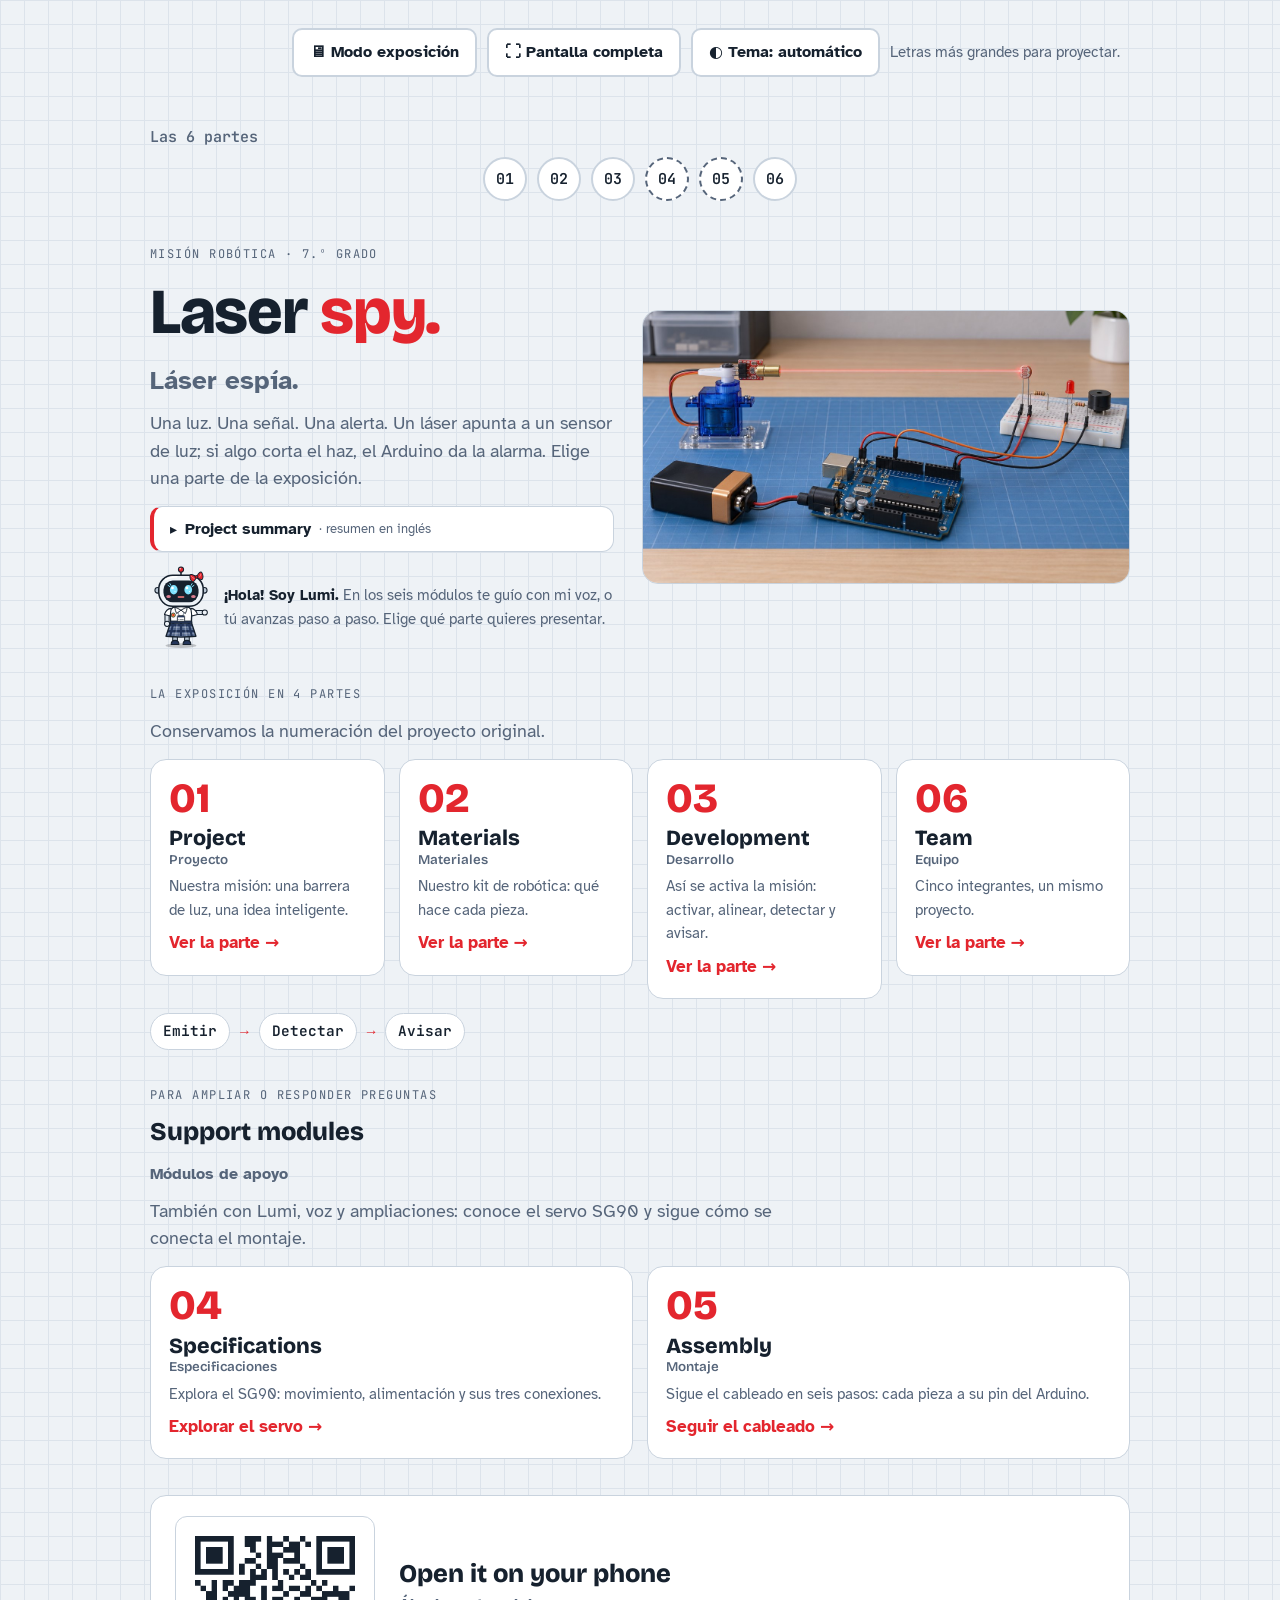
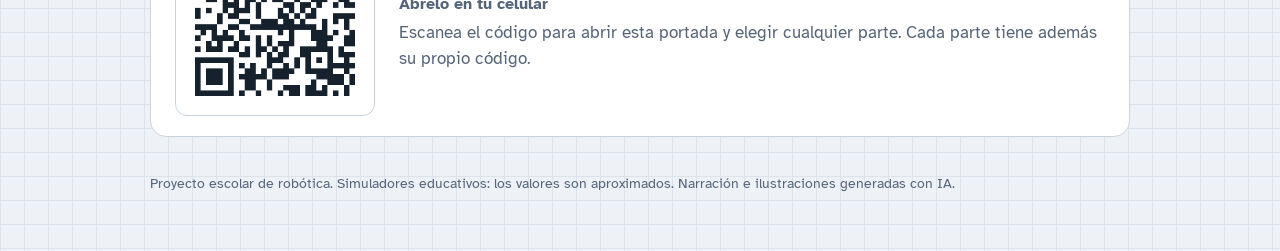
<file: index.html>
<!doctype html>
<html lang="es">
<head><script>try{var t=localStorage.getItem('laser-espia-theme');if(t==='light'||t==='dark')document.documentElement.dataset.theme=t}catch(e){}</script>
<meta charset="utf-8">
<meta name="viewport" content="width=device-width, initial-scale=1, viewport-fit=cover">
<title>Láser espía</title>
<meta name="description" content="Láser espía: proyecto de robótica de 7.º grado. Elige una parte de la exposición: proyecto, materiales, desarrollo o equipo.">
<meta property="og:title" content="Láser espía · Proyecto de robótica">
<meta property="og:description" content="Una luz. Una señal. Una alerta. Elige una parte de la exposición.">
<meta property="og:image" content="https://laser-espia.github.io/portada.jpg">
<meta property="og:url" content="https://laser-espia.github.io/">
<meta property="og:type" content="website">
<link rel="icon" href="data:image/svg+xml,%3Csvg xmlns='http://www.w3.org/2000/svg' viewBox='0 0 32 32'%3E%3Crect width='32' height='32' rx='7' fill='%2316212E'/%3E%3Crect x='4' y='13' width='9' height='6' rx='1.5' fill='%23EEF3F8'/%3E%3Cline x1='13' y1='16' x2='28' y2='16' stroke='%23E3262E' stroke-width='2.5'/%3E%3C/svg%3E">
<style>
/* Local Google Fonts: OFL notices and full licenses in *-OFL.txt beside this stylesheet. */
/* latin-ext */
@font-face {
  font-family: 'Atkinson Hyperlegible';
  font-style: normal;
  font-weight: 400;
  font-display: swap;
  src: url(assets/fonts/atkinson-hyperlegible-400-latin-ext.woff2) format('woff2');
  unicode-range: U+0100-02BA, U+02BD-02C5, U+02C7-02CC, U+02CE-02D7, U+02DD-02FF, U+0304, U+0308, U+0329, U+1D00-1DBF, U+1E00-1E9F, U+1EF2-1EFF, U+2020, U+20A0-20AB, U+20AD-20C4, U+2113, U+2C60-2C7F, U+A720-A7FF;
}
/* latin */
@font-face {
  font-family: 'Atkinson Hyperlegible';
  font-style: normal;
  font-weight: 400;
  font-display: swap;
  src: url(assets/fonts/atkinson-hyperlegible-400-latin.woff2) format('woff2');
  unicode-range: U+0000-00FF, U+0131, U+0152-0153, U+02BB-02BC, U+02C6, U+02DA, U+02DC, U+0304, U+0308, U+0329, U+2000-206F, U+20AC, U+2122, U+2191, U+2193, U+2212, U+2215, U+FEFF, U+FFFD;
}
/* latin-ext */
@font-face {
  font-family: 'Atkinson Hyperlegible';
  font-style: normal;
  font-weight: 700;
  font-display: swap;
  src: url(assets/fonts/atkinson-hyperlegible-700-latin-ext.woff2) format('woff2');
  unicode-range: U+0100-02BA, U+02BD-02C5, U+02C7-02CC, U+02CE-02D7, U+02DD-02FF, U+0304, U+0308, U+0329, U+1D00-1DBF, U+1E00-1E9F, U+1EF2-1EFF, U+2020, U+20A0-20AB, U+20AD-20C4, U+2113, U+2C60-2C7F, U+A720-A7FF;
}
/* latin */
@font-face {
  font-family: 'Atkinson Hyperlegible';
  font-style: normal;
  font-weight: 700;
  font-display: swap;
  src: url(assets/fonts/atkinson-hyperlegible-700-latin.woff2) format('woff2');
  unicode-range: U+0000-00FF, U+0131, U+0152-0153, U+02BB-02BC, U+02C6, U+02DA, U+02DC, U+0304, U+0308, U+0329, U+2000-206F, U+20AC, U+2122, U+2191, U+2193, U+2212, U+2215, U+FEFF, U+FFFD;
}
/* latin-ext */
@font-face {
  font-family: 'Bricolage Grotesque';
  font-style: normal;
  font-weight: 600;
  font-stretch: 100%;
  font-display: swap;
  src: url(assets/fonts/bricolage-grotesque-600-800-latin-ext.woff2) format('woff2');
  unicode-range: U+0100-02BA, U+02BD-02C5, U+02C7-02CC, U+02CE-02D7, U+02DD-02FF, U+0304, U+0308, U+0329, U+1D00-1DBF, U+1E00-1E9F, U+1EF2-1EFF, U+2020, U+20A0-20AB, U+20AD-20C4, U+2113, U+2C60-2C7F, U+A720-A7FF;
}
/* latin */
@font-face {
  font-family: 'Bricolage Grotesque';
  font-style: normal;
  font-weight: 600;
  font-stretch: 100%;
  font-display: swap;
  src: url(assets/fonts/bricolage-grotesque-600-800-latin.woff2) format('woff2');
  unicode-range: U+0000-00FF, U+0131, U+0152-0153, U+02BB-02BC, U+02C6, U+02DA, U+02DC, U+0304, U+0308, U+0329, U+2000-206F, U+20AC, U+2122, U+2191, U+2193, U+2212, U+2215, U+FEFF, U+FFFD;
}
/* latin-ext */
@font-face {
  font-family: 'Bricolage Grotesque';
  font-style: normal;
  font-weight: 800;
  font-stretch: 100%;
  font-display: swap;
  src: url(assets/fonts/bricolage-grotesque-600-800-latin-ext.woff2) format('woff2');
  unicode-range: U+0100-02BA, U+02BD-02C5, U+02C7-02CC, U+02CE-02D7, U+02DD-02FF, U+0304, U+0308, U+0329, U+1D00-1DBF, U+1E00-1E9F, U+1EF2-1EFF, U+2020, U+20A0-20AB, U+20AD-20C4, U+2113, U+2C60-2C7F, U+A720-A7FF;
}
/* latin */
@font-face {
  font-family: 'Bricolage Grotesque';
  font-style: normal;
  font-weight: 800;
  font-stretch: 100%;
  font-display: swap;
  src: url(assets/fonts/bricolage-grotesque-600-800-latin.woff2) format('woff2');
  unicode-range: U+0000-00FF, U+0131, U+0152-0153, U+02BB-02BC, U+02C6, U+02DA, U+02DC, U+0304, U+0308, U+0329, U+2000-206F, U+20AC, U+2122, U+2191, U+2193, U+2212, U+2215, U+FEFF, U+FFFD;
}
/* latin-ext */
@font-face {
  font-family: 'JetBrains Mono';
  font-style: normal;
  font-weight: 400;
  font-display: swap;
  src: url(assets/fonts/jetbrains-mono-400-600-latin-ext.woff2) format('woff2');
  unicode-range: U+0100-02BA, U+02BD-02C5, U+02C7-02CC, U+02CE-02D7, U+02DD-02FF, U+0304, U+0308, U+0329, U+1D00-1DBF, U+1E00-1E9F, U+1EF2-1EFF, U+2020, U+20A0-20AB, U+20AD-20C4, U+2113, U+2C60-2C7F, U+A720-A7FF;
}
/* latin */
@font-face {
  font-family: 'JetBrains Mono';
  font-style: normal;
  font-weight: 400;
  font-display: swap;
  src: url(assets/fonts/jetbrains-mono-400-600-latin.woff2) format('woff2');
  unicode-range: U+0000-00FF, U+0131, U+0152-0153, U+02BB-02BC, U+02C6, U+02DA, U+02DC, U+0304, U+0308, U+0329, U+2000-206F, U+20AC, U+2122, U+2191, U+2193, U+2212, U+2215, U+FEFF, U+FFFD;
}
/* latin-ext */
@font-face {
  font-family: 'JetBrains Mono';
  font-style: normal;
  font-weight: 600;
  font-display: swap;
  src: url(assets/fonts/jetbrains-mono-400-600-latin-ext.woff2) format('woff2');
  unicode-range: U+0100-02BA, U+02BD-02C5, U+02C7-02CC, U+02CE-02D7, U+02DD-02FF, U+0304, U+0308, U+0329, U+1D00-1DBF, U+1E00-1E9F, U+1EF2-1EFF, U+2020, U+20A0-20AB, U+20AD-20C4, U+2113, U+2C60-2C7F, U+A720-A7FF;
}
/* latin */
@font-face {
  font-family: 'JetBrains Mono';
  font-style: normal;
  font-weight: 600;
  font-display: swap;
  src: url(assets/fonts/jetbrains-mono-400-600-latin.woff2) format('woff2');
  unicode-range: U+0000-00FF, U+0131, U+0152-0153, U+02BB-02BC, U+02C6, U+02DA, U+02DC, U+0304, U+0308, U+0329, U+2000-206F, U+20AC, U+2122, U+2191, U+2193, U+2212, U+2215, U+FEFF, U+FFFD;
}


/* Portada del sitio: mismo cuaderno de laboratorio que las partes; una tarjeta por parte de la exposición */
:root{
  --paper:#EEF2F6; --grid:#DCE3EB; --card:#FFFFFF; --ink:#16212E; --muted:#56657A; --line:#C9D3DE;
  --laser:#E3262E; --ok:#1F8A4C; --amber:#F2B53A; --focus:#8A5A00;
  --display:"Bricolage Grotesque",ui-sans-serif,system-ui,sans-serif;
  --body:"Atkinson Hyperlegible",ui-sans-serif,system-ui,sans-serif;
  --mono:"JetBrains Mono",ui-monospace,Consolas,monospace;
}
@media (prefers-color-scheme: dark){:root:not([data-theme="light"]){
  --paper:#0F1722; --grid:#18222F; --card:#152030; --ink:#E6ECF3; --muted:#93A2B6; --line:#26354A; --laser:#FF4048; --ok:#4CC383; --focus:#F2B53A; color-scheme:dark}}
:root[data-theme="dark"]{
  --paper:#0F1722; --grid:#18222F; --card:#152030; --ink:#E6ECF3; --muted:#93A2B6; --line:#26354A; --laser:#FF4048; --ok:#4CC383; --focus:#F2B53A; color-scheme:dark}
*{box-sizing:border-box}
:root{padding-top:env(safe-area-inset-top,0px);padding-bottom:env(safe-area-inset-bottom,0px)}
body{margin:0;background:var(--paper);color:var(--ink);font-family:var(--body);font-size:17px;line-height:1.55;
  background-image:linear-gradient(var(--grid) 1px,transparent 1px),linear-gradient(90deg,var(--grid) 1px,transparent 1px);background-size:24px 24px;
  padding-left:max(16px,env(safe-area-inset-left,0px));padding-right:max(16px,env(safe-area-inset-right,0px));padding-block:28px 56px}
.wrap{max-width:980px;margin:0 auto;display:flex;flex-direction:column;gap:36px}
h1,h2,h3{font-family:var(--display);margin:0;line-height:1.08;text-wrap:balance}
h1{font-size:clamp(2.4rem,7vw,4rem);font-weight:800;letter-spacing:-.02em}
h1 span{color:var(--laser)}
p{margin:0}
.eyebrow{font-family:var(--mono);font-size:.75rem;letter-spacing:.12em;text-transform:uppercase;color:var(--muted)}
.hero{display:grid;grid-template-columns:minmax(0,1fr) minmax(0,1.05fr);gap:28px;align-items:center}
.hero .txt{display:flex;flex-direction:column;gap:14px}
.lead{color:var(--muted);font-size:1.1rem;max-width:56ch}
.hero figure{margin:0;border-radius:16px;overflow:hidden;border:1px solid var(--line);aspect-ratio:16/9;max-width:100%}
.hero figure img{width:100%;height:100%;object-fit:cover;display:block}
.hello{display:flex;gap:12px;align-items:center}
.hello .lumi{width:62px;flex:none}
.hello svg{display:block;width:100%;height:auto}
.hello p{color:var(--muted);font-size:.95rem}
@media (max-width:760px){.hero{grid-template-columns:1fr}.hero figure{order:-1}}
.parts{display:grid;grid-template-columns:repeat(auto-fit,minmax(210px,1fr));gap:14px;list-style:none;margin:0;padding:0}
.part{position:relative;display:flex;flex-direction:column;gap:8px;padding:18px;border-radius:16px;border:1px solid var(--line);background:var(--card);color:inherit;text-decoration:none;min-height:190px;transition:transform .15s ease,border-color .15s ease}
a.part:hover,a.part:focus-visible{transform:translateY(-3px);border-color:var(--laser);outline:none}
a.part:focus-visible{box-shadow:0 0 0 3px var(--focus)}
.part .num{font-family:var(--display);font-weight:800;font-size:2.6rem;line-height:1;color:var(--line)}
a.part .num{color:var(--laser)}
.part h2{font-size:1.35rem}
.part p{color:var(--muted);font-size:.95rem}
.part .go{margin-top:auto;font-weight:700;color:var(--laser)}
.part .soon{margin-top:auto;font-family:var(--mono);font-size:.75rem;letter-spacing:.08em;text-transform:uppercase;color:var(--muted)}
.part.off{opacity:.65}
.chain{display:flex;flex-wrap:wrap;gap:10px;align-items:center;font-family:var(--mono);font-weight:600;font-size:.9rem}
.chain span{padding:6px 12px;border-radius:999px;border:1px solid var(--line);background:var(--card)}
.chain b{color:var(--laser)}
.share-qr{display:grid;grid-template-columns:auto minmax(0,1fr);gap:24px;align-items:center;background:var(--card);border:1px solid var(--line);border-radius:16px;padding:20px 24px}.share-qr img{width:200px;max-width:100%;border-radius:12px;border:1px solid var(--line);background:#fff;padding:8px}.share-qr p{color:var(--muted);margin:6px 0 0}
@media (max-width:600px){.share-qr{grid-template-columns:1fr;text-align:center}.share-qr img{margin:0 auto;width:140px}}
footer{color:var(--muted);font-size:.85rem}
@media (prefers-reduced-motion: reduce){.part{transition:none}}
</style>
<style>.presentation-tools{display:flex;align-items:center;justify-content:flex-end;flex-wrap:wrap;gap:10px}
.presentation-tools button{font:inherit;font-size:16px;font-weight:700;padding:10px 16px;border-radius:10px;border:2px solid var(--line,#C9D3DE);background:var(--card,#fff);color:var(--ink,#16212E);cursor:pointer;min-height:44px;min-width:44px}
.presentation-tools button:focus-visible{outline:3px solid var(--focus,#806000);outline-offset:3px}
.presentation-tools button[aria-pressed="true"]{background:#C91D28;border-color:#C91D28;color:#fff}
.presentation-hint,.presentation-tools [role="status"]{font-size:15px;color:var(--muted,#56657A)}
@media(min-width:1000px){
  /* los tamaños de las páginas van en rem: crecer la raíz agranda todo, no solo el texto suelto */
  html[data-presentation="true"]:not([data-support="true"]){font-size:21px}
  html[data-presentation="true"]:not([data-support="true"]) body{font-size:1.3rem}
  html[data-presentation="true"] .wrap:not([data-module]){max-width:1500px}
  html[data-presentation="true"] .tour-bar{width:calc(100% - 48px);max-width:1400px;padding:18px 22px}
  html[data-presentation="true"] .tour-bar .say{font-size:24px;line-height:1.35}
  html[data-presentation="true"] .tour-bar .who{font-size:18px;letter-spacing:.04em}
  html[data-presentation="true"] .tour-bar button{min-width:52px;min-height:52px;font-size:20px}
  html[data-presentation="true"] .tour-bar .next{font-size:20px}
  html[data-presentation="true"] .lumi-card p{font-size:22px}
  html[data-presentation="true"] .presentation-tools button{font-size:20px;padding:12px 20px;min-height:52px}
  html[data-presentation="true"] .presentation-hint,html[data-presentation="true"] .presentation-tools [role="status"]{font-size:18px}
  /* etiquetas pequeñas (PASO 1, CONTROL, BITÁCORA…) legibles desde el fondo del salón */
  html[data-presentation="true"]:not([data-support="true"]) .eyebrow,html[data-presentation="true"]:not([data-support="true"]) .n,html[data-presentation="true"]:not([data-support="true"]) .k,html[data-presentation="true"]:not([data-support="true"]) .cat{font-size:.9rem}
}
@media(max-width:600px){.presentation-tools{justify-content:flex-start}.presentation-tools button{font-size:14px;padding:9px 11px;min-height:44px}.presentation-hint{width:100%}}
/* Objetivos táctiles de al menos 44 px en todas las partes (iPad, celular) */
.presentation-tools button[hidden]{display:none}
.mdots button{width:44px;height:44px}
main[data-module] details.legend>summary{min-height:44px;display:inline-flex;align-items:center}
input#servo,input#umbral,input#servoAngle{height:44px}
#walk,#sound,#lampBtn{min-height:44px}
/* Inglés ligero: el sitio sigue en español; el inglés va en estilo secundario */
.en{font-style:italic;font-weight:400;color:var(--muted,#56657A);font-size:.82em;letter-spacing:0;text-transform:none}
.en-summary{margin:0;max-width:62ch;border:1px solid var(--line,#C9D3DE);border-left:4px solid var(--laser,#C91D28);border-radius:12px;background:var(--card,#fff);color:var(--ink,#16212E);padding:0 16px;font-size:.92em;line-height:1.5}
.en-summary>summary{cursor:pointer;min-height:44px;display:flex;align-items:center;flex-wrap:wrap;column-gap:8px;font-weight:700;list-style:none}
.en-summary>summary::-webkit-details-marker{display:none}
.en-summary>summary::before{content:"▸";color:var(--ink,#16212E);font-size:.9em}
.en-summary[open]>summary::before{content:"▾"}
.en-summary>summary:focus-visible{outline:3px solid var(--focus,#806000);outline-offset:3px;border-radius:8px}
.en-summary .en-hint{font-weight:400;color:var(--muted,#56657A);font-size:.85em}
.en-summary p{margin:0 0 14px;max-width:none;color:var(--ink,#16212E)}
.en-open{font-size:.88rem;line-height:1.4;margin:2px 0 0;padding:8px 12px;border-left:3px solid var(--line,#C9D3DE);color:var(--muted,#56657A)}
.en-open q{font-style:italic;color:var(--ink,#16212E)}
.en-open .tr{display:block;margin-top:4px;font-size:.95em}
header>.en-summary{margin-top:16px}
.glossary{display:grid;grid-template-columns:repeat(auto-fit,minmax(min(100%,340px),1fr));gap:14px;align-items:start}
.glossary-table{width:100%;border-collapse:separate;border-spacing:0;background:var(--card,#fff);border:1px solid var(--line,#C9D3DE);border-radius:14px;overflow:hidden;font-size:1.05rem}
.glossary-table th,.glossary-table td{padding:10px 18px;text-align:left;border-bottom:1px solid var(--line,#C9D3DE);overflow-wrap:anywhere}
.glossary-table tbody tr:last-child>*{border-bottom:0}
.glossary-table thead th{font-family:var(--mono,monospace);font-size:.8rem;letter-spacing:.1em;text-transform:uppercase;color:var(--muted,#56657A);font-weight:600}
.glossary-table tbody th{font-weight:700;color:var(--ink,#16212E);width:50%}
.glossary-table tbody th[lang="en"]{font-style:italic}
.glossary-table td{color:var(--ink,#16212E)}
@media(max-width:600px){.glossary-table th,.glossary-table td{padding:9px 12px}}
.pin-table .en{display:block;font-size:.8em;line-height:1.25;margin-top:2px}
.es-sub{margin:4px 0 0;color:var(--muted,#56657A);font-weight:600;line-height:1.25;letter-spacing:0}.es-sub.es-h1{font-size:clamp(1.05rem,2.2vw,1.6rem)}.es-sub.es-h2{font-size:1rem}
.es-card{display:block;margin-top:2px;font-size:.62em;font-weight:600;color:var(--muted,#56657A)}
</style><style>/* Navegación común entre las seis partes: en el flujo de la página, nunca fija */
.part-nav{display:flex;flex-direction:column;gap:6px;margin:10px 0 4px;font-family:var(--mono,ui-monospace,monospace);font-size:15px;color:var(--ink,#16212E);line-height:1.2}
.part-nav a{color:inherit;text-decoration:none}
.part-nav a:focus-visible,.part-next a:focus-visible{outline:3px solid var(--focus,#8A5A00);outline-offset:3px;border-radius:12px}
.pn-row{display:flex;justify-content:space-between;align-items:center;gap:12px;flex-wrap:wrap}
.pn-home{display:inline-flex;align-items:center;min-height:44px;padding:0 4px;font-weight:700}
.pn-home:hover,.pn-step:hover{color:var(--laser,#C91D28);text-decoration:underline}
.pn-where,.pn-medals{color:var(--muted,#56657A);font-weight:600}
.pn-hub .pn-row{min-height:28px}
.pn-track{display:flex;align-items:flex-start;justify-content:center;gap:16px}
.pn-step{display:none;align-items:center;height:44px;padding:0 10px;font-weight:700;white-space:nowrap}
@media (min-width:720px){.pn-step{display:inline-flex}}
.pn-dots{list-style:none;margin:0;padding:0 0 26px;display:flex;gap:10px;justify-content:center}
.pn-dots li{position:relative}
.pn-dot{position:relative;display:flex;align-items:center;justify-content:center;width:44px;height:44px;border-radius:50%;border:2px solid var(--line,#C9D3DE);background:var(--card,#fff);font-weight:700;font-size:15px}
.pn-dot:hover{border-color:var(--laser,#C91D28)}
.pn-dot.pn-support{border-style:dashed;border-color:var(--muted,#56657A)}
.pn-dot[aria-current="page"]{background:var(--ink,#16212E);border-color:var(--ink,#16212E);color:var(--card,#fff)}
.pn-dot[aria-current="page"].pn-support{border-style:dashed;outline:2px dashed var(--ink,#16212E);outline-offset:2px}
.pn-name{position:absolute;top:calc(100% + 4px);left:50%;transform:translateX(-50%);white-space:nowrap;font-size:13px;font-weight:700;color:var(--ink,#16212E)}
.pn-dots li:first-child .pn-name{left:0;transform:none}
.pn-dots li:last-child .pn-name{left:auto;right:0;transform:none}
.pn-hub .pn-dots{padding-bottom:4px}
.pn-check{position:absolute;top:-6px;right:-6px;width:20px;height:20px;border-radius:50%;display:flex;align-items:center;justify-content:center;font-size:12px;line-height:1;background:var(--ok,var(--ok-ink,#1B7A3D));color:var(--card,#fff);border:2px solid var(--card,#fff)}
/* Tarjetas grandes al final de la página */
.part-next{display:grid;grid-template-columns:1fr 1fr;gap:14px;margin:28px 0 8px}
.pn-card{display:flex;flex-direction:column;justify-content:center;gap:4px;min-height:64px;padding:14px 18px;border-radius:14px;border:1px solid var(--line,#C9D3DE);background:var(--card,#fff);color:var(--ink,#16212E);text-decoration:none}
.pn-card:hover{border-color:var(--laser,#C91D28)}
.pn-card-next{text-align:right}
.pn-k{font-family:var(--mono,ui-monospace,monospace);font-size:14px;color:var(--muted,#56657A);font-weight:600}
.pn-card-name{font-family:var(--display,inherit);font-weight:800;font-size:1.15rem;line-height:1.15}
@media (max-width:479px){.part-next{grid-template-columns:1fr}.pn-card-next{text-align:left}}
@media (max-width:380px){.pn-dots{gap:6px}}
@media (min-width:1000px){
  html[data-presentation="true"] .pn-dot{width:56px;height:56px;font-size:1.1rem}
  html[data-presentation="true"] .pn-step{height:56px}
  html[data-presentation="true"] .pn-name,html[data-presentation="true"] .pn-where,html[data-presentation="true"] .pn-home,html[data-presentation="true"] .pn-step,html[data-presentation="true"] .pn-medals{font-size:1.1rem}
  html[data-presentation="true"] .pn-dots{padding-bottom:34px;gap:14px}
  html[data-presentation="true"] .pn-hub .pn-dots{padding-bottom:4px}
  html[data-presentation="true"] .pn-card-name{font-size:1.4rem}
  html[data-presentation="true"] .pn-k{font-size:1rem}
  html[data-presentation="true"] .pn-check{width:24px;height:24px;font-size:14px}
}
/* Medalla al completar los retos de una parte */
.medalla{display:flex;gap:14px;align-items:center;margin:12px 0;padding:14px 16px;border-radius:14px;border:2px solid var(--amber,#F2B53A);background:var(--card,#fff);color:var(--ink,#16212E)}
.medalla svg{flex:none;width:64px;height:76px}
/* dentro de la tarjeta del reto: ocupa toda la fila y no hereda «Lo que aprendiste» */
.medalla{flex:1 1 100%;box-sizing:border-box}.medalla p{flex:none!important;margin:0}.medalla p::before{content:none!important}
.medalla-txt{display:flex;flex-direction:column;gap:4px;min-width:0}
.medalla-k{margin:0;font-family:var(--display,inherit);font-weight:800;font-size:1.15rem;line-height:1.15}
.medalla-n{margin:0;color:var(--muted,#56657A);font-size:.95rem}
.medalla-all{margin:0;font-family:var(--display,inherit);font-weight:800;font-size:1.25rem;color:var(--laser,#C91D28)}
.medalla-go{align-self:flex-start;display:inline-flex;align-items:center;min-height:44px;margin-top:4px;padding:8px 14px;border-radius:10px;font-weight:700;text-decoration:none;background:var(--ink,#16212E);color:var(--card,#fff);border:1px solid var(--ink,#16212E)}
.medalla-go:focus-visible{outline:3px solid var(--focus,#8A5A00);outline-offset:3px}
@media (min-width:1000px){
  html[data-presentation="true"] .medalla-k{font-size:1.4rem}
}
.confeti{position:fixed;inset:0;pointer-events:none;overflow:hidden;z-index:2000}
.confeti i{position:absolute;top:-16px;width:10px;height:14px;border-radius:2px;animation:confeti-cae 1.2s ease-in forwards}
@keyframes confeti-cae{to{transform:translate(var(--dx,0),105vh) rotate(var(--r,360deg));opacity:.2}}
@keyframes pulso-suave{0%,100%{box-shadow:0 0 0 0 rgba(242,181,58,0)}50%{box-shadow:0 0 0 8px rgba(242,181,58,.55)}}
.pulso-once{animation:pulso-suave 1.2s ease-in-out 1}
@media (prefers-reduced-motion: reduce){.pulso-once{animation:none}.confeti{display:none}}
/* 04 y 05 usan tamaños en px más grandes: la navegación los acompaña */
html[data-support="true"] .part-nav{font-size:18px}
html[data-support="true"] .pn-k{font-size:16px}
html[data-support="true"] .pn-card-name{font-size:22px}
html[data-support="true"] .pn-name{font-size:15px}
@media (min-width:1000px){
  html[data-presentation="true"][data-support="true"] .pn-name,html[data-presentation="true"][data-support="true"] .pn-where,html[data-presentation="true"][data-support="true"] .pn-home,html[data-presentation="true"][data-support="true"] .pn-step,html[data-presentation="true"][data-support="true"] .pn-dot{font-size:23px}
  html[data-presentation="true"][data-support="true"] .pn-k{font-size:21px}
  html[data-presentation="true"][data-support="true"] .pn-card-name{font-size:30px}
  html[data-presentation="true"][data-support="true"] .medalla-k{font-size:30px}
}
</style></head>
<body>
<main class="wrap" id="contenido"><div class="presentation-tools" role="group" aria-label="Preparar el monitor">
<button type="button" id="presentationMode" aria-pressed="false">🖥 Modo exposición</button>
<button type="button" id="presentationFullscreen" aria-pressed="false">⛶ Pantalla completa</button>
<button type="button" id="themeToggle" data-theme-choice="auto" aria-label="Tema: automático (sigue al dispositivo). Pulsa para cambiar a claro."><span aria-hidden="true">◐</span> Tema: automático</button>
<span class="presentation-hint">Letras más grandes para proyectar.</span>
<span id="presentationStatus" role="status"></span></div><nav class="part-nav pn-hub" aria-label="Partes del proyecto"><div class="pn-row"><span class="pn-where">Las 6 partes</span><span class="pn-medals" hidden></span></div><div class="pn-track"><ol class="pn-dots"><li><a class="pn-dot" href="proyecto/" data-part="01" aria-label="Parte 01: Proyecto"><span class="pn-num">01</span></a></li><li><a class="pn-dot" href="materiales/" data-part="02" aria-label="Parte 02: Materiales"><span class="pn-num">02</span></a></li><li><a class="pn-dot" href="desarrollo/" data-part="03" aria-label="Parte 03: Desarrollo"><span class="pn-num">03</span></a></li><li><a class="pn-dot pn-support" href="especificaciones/" data-part="04" aria-label="Parte 04: Especificaciones SG90"><span class="pn-num">04</span></a></li><li><a class="pn-dot pn-support" href="montaje/" data-part="05" aria-label="Parte 05: Montaje"><span class="pn-num">05</span></a></li><li><a class="pn-dot" href="equipo/" data-part="06" aria-label="Parte 06: Equipo"><span class="pn-num">06</span></a></li></ol></div></nav>
  <header class="hero">
    <div class="txt">
      <p class="eyebrow">Misión robótica · 7.º grado</p>
      <h1 lang="en">Laser <span>spy.</span></h1><p class="es-sub es-h1">Láser espía.</p>
      <p class="lead">Una luz. Una señal. Una alerta. Un láser apunta a un sensor de luz; si algo corta el haz, el Arduino da la alarma. Elige una parte de la exposición.</p>
      <details class="en-summary" lang="en"><summary>Project summary <span class="en-hint" lang="es">· resumen en inglés</span></summary><p>Laser spy is our 7th-grade robotics project. A laser points at a light sensor; if something breaks the beam, the Arduino sounds an alarm. The site has six parts: four for the presentation (01 Project, 02 Materials, 03 Development and 06 Team) and two support modules (04 Specifications and 05 Assembly).</p></details>
      <div class="hello"><div class="lumi"><svg xmlns="http://www.w3.org/2000/svg" viewBox="0 0 120 160" aria-hidden="true">
<ellipse cx="60" cy="154" rx="30" ry="4.5" fill="#000" opacity=".2"/>
<line x1="60" y1="19" x2="60" y2="9" stroke="#16212E" stroke-width="3" stroke-linecap="round"/>
<circle cx="60" cy="7" r="5" fill="#E3262E" stroke="#16212E" stroke-width="2"/><circle cx="58.4" cy="5.4" r="1.4" fill="#fff" opacity=".85"/>
<rect x="44" y="134" width="9" height="14" rx="3" fill="#B9C6D3" stroke="#16212E" stroke-width="2"/>
<rect x="67" y="134" width="9" height="14" rx="3" fill="#B9C6D3" stroke="#16212E" stroke-width="2"/>
<path d="M41 152 Q41 144 48.5 144 Q56 144 56 152 Z M64 152 Q64 144 71.5 144 Q79 144 79 152 Z" fill="#24365A" stroke="#16212E" stroke-width="2" stroke-linejoin="round"/>
<rect x="29" y="90" width="8" height="20" rx="4" fill="#DCE4EC" stroke="#16212E" stroke-width="2"/><circle cx="33" cy="112" r="5" fill="#EEF3F8" stroke="#16212E" stroke-width="2"/>
<g class="arm-r"><rect x="82" y="86" width="23" height="8" rx="4" fill="#DCE4EC" stroke="#16212E" stroke-width="2"/><circle cx="106" cy="90" r="5" fill="#EEF3F8" stroke="#16212E" stroke-width="2"/></g>
<path d="M45 80 Q60 77 75 80 L81 85 L80 111 L40 111 L39 85 Z" fill="#FFFFFF" stroke="#16212E" stroke-width="2.5" stroke-linejoin="round"/>
<path d="M41 82 Q31 83 28 94 L39 97 Z M79 82 Q89 83 92 94 L81 97 Z" fill="#FFFFFF" stroke="#16212E" stroke-width="2" stroke-linejoin="round"/>
<path d="M40 109 L80 109 L89 136 Q60 139 31 136 Z" fill="#5C7196"/>
<line x1="38.6" y1="114" x2="81.4" y2="114" stroke="#24365A" stroke-width="4"/><line x1="34.6" y1="126" x2="85.4" y2="126" stroke="#24365A" stroke-width="4"/><line x1="36.8" y1="119.5" x2="83.2" y2="119.5" stroke="#FFFFFF" stroke-width="0.7" opacity="0.8"/><line x1="33" y1="131" x2="87" y2="131" stroke="#FFFFFF" stroke-width="0.7" opacity="0.8"/><line x1="39.8" y1="110.5" x2="80.2" y2="110.5" stroke="#FFFFFF" stroke-width="0.6" opacity="0.6"/><line x1="45.6" y1="109" x2="39.1" y2="135.7" stroke="#24365A" stroke-width="4"/><line x1="60" y1="109" x2="60" y2="135.7" stroke="#24365A" stroke-width="4"/><line x1="74.4" y1="109" x2="80.9" y2="135.7" stroke="#24365A" stroke-width="4"/><line x1="52.8" y1="109" x2="49.6" y2="135.7" stroke="#FFFFFF" stroke-width="0.7" opacity="0.8"/><line x1="67.2" y1="109" x2="70.4" y2="135.7" stroke="#FFFFFF" stroke-width="0.7" opacity="0.8"/><line x1="50" y1="114" x2="45.5" y2="136" stroke="#16212E" stroke-width="0.9" opacity="0.55"/><line x1="56.8" y1="114" x2="55.4" y2="136" stroke="#16212E" stroke-width="0.9" opacity="0.55"/><line x1="63.2" y1="114" x2="64.6" y2="136" stroke="#16212E" stroke-width="0.9" opacity="0.55"/><line x1="70" y1="114" x2="74.5" y2="136" stroke="#16212E" stroke-width="0.9" opacity="0.55"/>
<path d="M40 109 L80 109 L89 136 Q60 139 31 136 Z" fill="none" stroke="#16212E" stroke-width="2.5" stroke-linejoin="round"/>
<rect x="39" y="106.5" width="42" height="4.5" rx="1.5" fill="#24365A" stroke="#16212E" stroke-width="1.6"/>
<path d="M52 86 L57 97 M68 86 L63 97" stroke="#8A96A3" stroke-width="2" stroke-linecap="round"/>
<path d="M48 79.5 Q54 82 60 85.5 L51.5 92 Q48.5 86 48 79.5 Z M72 79.5 Q66 82 60 85.5 L68.5 92 Q71.5 86 72 79.5 Z" fill="#FFFFFF" stroke="#16212E" stroke-width="1.8" stroke-linejoin="round"/>
<rect x="53" y="96" width="14" height="11" rx="1.6" fill="#FFFFFF" stroke="#16212E" stroke-width="1.6"/>
<rect x="53.8" y="96.8" width="12.4" height="2.6" fill="#24365A"/>
<text x="60" y="104.6" font-family="Arial,Helvetica,sans-serif" font-size="4" font-weight="700" text-anchor="middle" fill="#16212E">LUMI</text>
<circle cx="45" cy="95" r="4" fill="#F4C542" stroke="#16212E" stroke-width="1.5"/><circle class="core" cx="45" cy="95" r="2" fill="#E3262E"/>
<circle cx="15" cy="47" r="5.5" fill="#B9C6D3" stroke="#16212E" stroke-width="2"/><circle cx="105" cy="47" r="5.5" fill="#B9C6D3" stroke="#16212E" stroke-width="2"/>
<rect x="17" y="18" width="86" height="60" rx="27" fill="#EEF3F8" stroke="#16212E" stroke-width="3"/>
<path d="M30 26 Q40 21 52 21" stroke="#FFFFFF" stroke-width="3" stroke-linecap="round" fill="none"/>
<rect x="26" y="28" width="68" height="42" rx="18" fill="#16212E"/>
<g class="eye"><ellipse cx="46" cy="46" rx="7.5" ry="9" fill="#7FE3FF"/><circle cx="43.5" cy="42.5" r="2.6" fill="#FFFFFF"/><circle cx="48.5" cy="49.5" r="1.2" fill="#FFFFFF" opacity=".8"/></g>
<g class="eye"><ellipse cx="74" cy="46" rx="7.5" ry="9" fill="#7FE3FF"/><circle cx="71.5" cy="42.5" r="2.6" fill="#FFFFFF"/><circle cx="76.5" cy="49.5" r="1.2" fill="#FFFFFF" opacity=".8"/></g>
<path d="M38.5 40 l-3.5 -2.5 M40.5 37.5 l-2 -3.5 M81.5 40 l3.5 -2.5 M79.5 37.5 l2 -3.5" stroke="#7FE3FF" stroke-width="1.8" stroke-linecap="round"/>
<ellipse cx="36" cy="59" rx="4.5" ry="3" fill="#FF8FA3" opacity=".85"/><ellipse cx="84" cy="59" rx="4.5" ry="3" fill="#FF8FA3" opacity=".85"/>
<rect class="mouth" data-cy="60" x="53.5" y="58.5" width="13" height="3" rx="1.5" fill="#FF7F7F"/>
<g transform="rotate(-14 90 21)"><path d="M90 21 Q80 10 78 16 Q76 24 80 28 Q84 30 90 21 Z M90 21 Q100 10 102 16 Q104 24 100 28 Q96 30 90 21 Z" fill="#E3262E" stroke="#16212E" stroke-width="1.8" stroke-linejoin="round"/><path d="M80.5 18 Q82 22 85 23 M99.5 18 Q98 22 95 23" stroke="#FF8A8F" stroke-width="1.4" stroke-linecap="round" fill="none"/><rect x="87.5" y="18.5" width="5" height="5" rx="1.6" fill="#C81E26" stroke="#16212E" stroke-width="1.6"/></g>
</svg></div><p><b style="color:var(--ink)">¡Hola! Soy Lumi.</b> En los seis módulos te guío con mi voz, o tú avanzas paso a paso. Elige qué parte quieres presentar.</p></div>
    </div>
    <figure><img src="portada.jpg" alt="Escritorio de robótica con un Arduino, un láser rojo sobre un servomotor y un sensor de luz recibiendo el haz"></figure>
  </header>

  <section style="display:flex;flex-direction:column;gap:14px">
    <p class="eyebrow">La exposición en 4 partes</p><p class="lead">Conservamos la numeración del proyecto original.</p>
    <ul class="parts">
      <li><a class="part" href="proyecto/"><span class="num">01</span><h2 lang="en">Project<span class="es-card" lang="es">Proyecto</span></h2><p>Nuestra misión: una barrera de luz, una idea inteligente.</p><span class="go">Ver la parte →</span></a></li>
      <li><a class="part" href="materiales/"><span class="num">02</span><h2 lang="en">Materials<span class="es-card" lang="es">Materiales</span></h2><p>Nuestro kit de robótica: qué hace cada pieza.</p><span class="go">Ver la parte →</span></a></li>
      <li><a class="part" href="desarrollo/"><span class="num">03</span><h2 lang="en">Development<span class="es-card" lang="es">Desarrollo</span></h2><p>Así se activa la misión: activar, alinear, detectar y avisar.</p><span class="go">Ver la parte →</span></a></li>
      <li><a class="part" href="equipo/"><span class="num">06</span><h2 lang="en">Team<span class="es-card" lang="es">Equipo</span></h2><p>Cinco integrantes, un mismo proyecto.</p><span class="go">Ver la parte →</span></a></li>
    </ul>
    <div class="chain" aria-label="La idea en tres palabras"><span>Emitir</span><b>→</b><span>Detectar</span><b>→</b><span>Avisar</span></div>
  </section>

  <section aria-labelledby="supportTitle" style="display:flex;flex-direction:column;gap:14px">
    <p class="eyebrow">Para ampliar o responder preguntas</p><h2 id="supportTitle" lang="en">Support modules</h2><p class="es-sub es-h2">Módulos de apoyo</p>
    <p class="lead">También con Lumi, voz y ampliaciones: conoce el servo SG90 y sigue cómo se conecta el montaje.</p>
    <ul class="parts" style="grid-template-columns:repeat(2,minmax(0,1fr))">
      <li><a class="part" href="especificaciones/"><span class="num">04</span><h2 lang="en">Specifications<span class="es-card" lang="es">Especificaciones</span></h2><p>Explora el SG90: movimiento, alimentación y sus tres conexiones.</p><span class="go">Explorar el servo →</span></a></li>
      <li><a class="part" href="montaje/"><span class="num">05</span><h2 lang="en">Assembly<span class="es-card" lang="es">Montaje</span></h2><p>Sigue el cableado en seis pasos: cada pieza a su pin del Arduino.</p><span class="go">Seguir el cableado →</span></a></li>
    </ul>
  </section>
  <section class="share-qr" aria-labelledby="shareTitle"><img src="[data-uri]" alt="Código QR que abre esta portada del láser espía"><div><h2 id="shareTitle" lang="en">Open it on your phone</h2><p class="es-sub es-h2">Ábrelo en tu celular</p><p>Escanea el código para abrir esta portada y elegir cualquier parte. Cada parte tiene además su propio código.</p></div></section>
  <footer>Proyecto escolar de robótica. Simuladores educativos: los valores son aproximados. Narración e ilustraciones generadas con IA.</footer>
</main>
<script>(() => {
  const root=document.documentElement;
  root.dataset.support=String(!!document.querySelector('main[data-module]'));
  const mode=document.getElementById('presentationMode');
  const full=document.getElementById('presentationFullscreen');
  const status=document.getElementById('presentationStatus');
  const theme=document.getElementById('themeToggle');
  if(theme){
    // Automático sigue al dispositivo; claro u oscuro fijan html[data-theme] y se recuerdan entre partes.
    const themeKey='laser-espia-theme';
    const order=['auto','light','dark'];
    const names={auto:'automático',light:'claro',dark:'oscuro'};
    const icons={auto:'◐',light:'☀',dark:'☾'};
    const valid=value=>value==='light'||value==='dark'?value:'auto';
    function showTheme(choice){
      if(choice==='auto') delete root.dataset.theme; else root.dataset.theme=choice;
      const next=order[(order.indexOf(choice)+1)%order.length];
      theme.dataset.themeChoice=choice;
      theme.innerHTML='<span aria-hidden="true">'+icons[choice]+'</span> Tema: '+names[choice];
      theme.setAttribute('aria-label','Tema: '+names[choice]+(choice==='auto'?' (sigue al dispositivo)':'')+'. Pulsa para cambiar a '+names[next]+'.');
    }
    let savedTheme='auto';
    try{savedTheme=valid(localStorage.getItem(themeKey));}catch(_){}
    showTheme(savedTheme);
    theme.addEventListener('click',()=>{
      const choice=order[(order.indexOf(theme.dataset.themeChoice)+1)%order.length];
      showTheme(choice);
      try{
        if(choice==='auto') localStorage.removeItem(themeKey); else localStorage.setItem(themeKey,choice);
      }catch(_){}
      if(status) status.textContent='Tema '+names[choice]+'.';
    });
    // Otra pestaña del sitio cambió el tema: seguirla.
    window.addEventListener('storage',event=>{if(event.key===themeKey) showTheme(valid(event.newValue));});
  }
  if(!mode || !full) return;
  const key='laser-espia-presentation-mode';
  function setMode(on){
    root.dataset.presentation=String(on);
    mode.setAttribute('aria-pressed',String(on));
    mode.textContent=on?'🖥 Salir de exposición':'🖥 Modo exposición';
    try{localStorage.setItem(key,String(on));}catch(_){}
  }
  let saved=false;
  try{saved=localStorage.getItem(key)==='true';}catch(_){}
  setMode(saved);
  mode.addEventListener('click',()=>setMode(root.dataset.presentation!=='true'));
  // Safari (iPad) solo conoce la versión webkit; en iPhone no hay pantalla completa para páginas: el botón se oculta.
  const fsElement=()=>document.fullscreenElement||document.webkitFullscreenElement||null;
  const canFullscreen=!!(document.fullscreenEnabled||document.webkitFullscreenEnabled);
  const touch=!!(window.matchMedia&&matchMedia('(pointer:coarse)').matches);
  if(!canFullscreen) full.hidden=true;
  function fullscreenState(){
    const on=!!fsElement();
    full.setAttribute('aria-pressed',String(on));
    full.textContent=on?'⛶ Salir de pantalla completa':'⛶ Pantalla completa';
  }
  full.addEventListener('click',async()=>{
    try{
      if(fsElement()){
        if(document.exitFullscreen) await document.exitFullscreen();
        else if(document.webkitExitFullscreen) await Promise.resolve(document.webkitExitFullscreen());
      }
      else if(root.requestFullscreen) await root.requestFullscreen();
      else if(root.webkitRequestFullscreen) await Promise.resolve(root.webkitRequestFullscreen());
      else throw new Error('Fullscreen unavailable');
      status.textContent='';
    }catch(_){status.textContent=touch?'':'Usa F11 para pantalla completa en este navegador.';}
    fullscreenState();
  });
  document.addEventListener('fullscreenchange',fullscreenState);
  document.addEventListener('webkitfullscreenchange',fullscreenState);
  fullscreenState();
})();
</script><script>(function (scope) {
  'use strict';
  // Medallas entre partes: una por parte al completar sus retos (o la pregunta en 04 y 05).
  // Se recuerdan en este navegador; sin almacenamiento todo funciona igual, solo no se recuerda.
  const KEY = 'laser-espia-medallas';
  const NAMES = { '01': 'Proyecto', '02': 'Materiales', '03': 'Desarrollo', '04': 'Especificaciones SG90', '05': 'Montaje', '06': 'Equipo' };
  const ORDER = Object.keys(NAMES);
  let memory = [];
  const clean = list => ORDER.filter(part => Array.isArray(list) && list.includes(part));
  function read() {
    try { const raw = scope.localStorage && scope.localStorage.getItem(KEY); if (raw) memory = clean(JSON.parse(raw)); } catch (_) {}
    return memory.slice();
  }
  function save(list) {
    memory = clean(list);
    try { if (scope.localStorage) scope.localStorage.setItem(KEY, JSON.stringify(memory)); } catch (_) {}
  }
  const has = part => read().includes(part);
  const count = () => read().length;
  // La siguiente parte que aún no tiene medalla (en orden, dando la vuelta); null si están las 6.
  function nextMissing(part, got) {
    const start = ORDER.indexOf(part);
    for (let k = 1; k <= ORDER.length; k++) {
      const candidate = ORDER[(start + k) % ORDER.length];
      if (!got.includes(candidate)) return candidate;
    }
    return null;
  }
  const calm = () => !(scope.matchMedia && scope.matchMedia('(prefers-reduced-motion: no-preference)').matches);
  if (typeof document === 'undefined') { scope.LaserMedallas = Object.freeze({ has, count, read, save, nextMissing, KEY }); return; }

  function paint() {
    const got = read();
    document.querySelectorAll('.part-nav a[data-part]').forEach(link => {
      const part = link.dataset.part, on = got.includes(part);
      const holder = link.parentNode; // el ✓ va junto al enlace, fuera de su texto visible
      let check = holder.querySelector('.pn-check');
      if (on && !check) { check = document.createElement('span'); check.className = 'pn-check'; check.setAttribute('aria-hidden', 'true'); check.textContent = '✓'; holder.appendChild(check); }
      if (!on && check) check.remove();
      link.setAttribute('aria-label', 'Parte ' + part + ': ' + NAMES[part] + (on ? ' · medalla ganada' : ''));
    });
    document.querySelectorAll('.pn-medals').forEach(el => { el.hidden = !got.length; el.textContent = got.length === 6 ? '🏅 ¡Agente láser completo!' : '🏅 ' + got.length + ' de 6 medallas'; });
  }
  function medalSvg(part) {
    return '<svg viewBox="0 0 64 76" aria-hidden="true" focusable="false"><path d="M18 2h12l6 22H24z" fill="#C91D28"/><path d="M34 2h12l-6 22H28z" fill="#2B5BA8"/>'
      + '<circle cx="32" cy="46" r="26" fill="#F2B53A" stroke="#8A5A00" stroke-width="3"/><circle cx="32" cy="46" r="19" fill="none" stroke="#8A5A00" stroke-width="2" stroke-dasharray="3 3"/>'
      + '<text x="32" y="53" text-anchor="middle" font-family="sans-serif" font-weight="800" font-size="20" fill="#3D2700">' + part + '</text></svg>';
  }
  function confetti() {
    if (calm()) return;
    const box = document.createElement('div');
    box.className = 'confeti'; box.setAttribute('aria-hidden', 'true');
    const colors = ['#E3262E', '#F2B53A', '#1F8A4C', '#2B5BA8', '#FF7A7F'];
    for (let k = 0; k < 24; k++) {
      const bit = document.createElement('i');
      bit.style.left = (4 + Math.random() * 92) + '%';
      bit.style.background = colors[k % colors.length];
      bit.style.setProperty('--dx', Math.round(Math.random() * 160 - 80) + 'px');
      bit.style.setProperty('--r', Math.round(Math.random() * 720 - 360) + 'deg');
      bit.style.animationDelay = Math.round(Math.random() * 200) + 'ms';
      box.appendChild(bit);
    }
    document.body.appendChild(box);
    setTimeout(() => box.remove(), 1400);
  }
  function arpeggio() {
    try {
      const AC = scope.AudioContext || scope.webkitAudioContext;
      if (!AC) return;
      const ac = new AC();
      [523.25, 659.25, 783.99].forEach((freq, k) => {
        const osc = ac.createOscillator(), gain = ac.createGain(), t = ac.currentTime + k * 0.13;
        osc.type = 'triangle'; osc.frequency.value = freq;
        gain.gain.setValueAtTime(0.0001, t); gain.gain.exponentialRampToValueAtTime(0.12, t + 0.02); gain.gain.exponentialRampToValueAtTime(0.0001, t + 0.24);
        osc.connect(gain).connect(ac.destination); osc.start(t); osc.stop(t + 0.26);
      });
      setTimeout(() => { try { ac.close(); } catch (_) {} }, 900);
    } catch (_) {}
  }
  function hide(root) { (root || document).querySelectorAll('.medalla').forEach(el => el.remove()); }
  // Gana (o vuelve a ganar) la medalla de una parte y la muestra dentro de `into`, antes de `before` si se indica.
  function award(part, options) {
    const o = options || {};
    if (!NAMES[part]) return null;
    const got = read();
    if (!got.includes(part)) got.push(part);
    save(got);
    const now = read();
    const total = now.length;
    const panel = document.createElement('div');
    panel.className = 'medalla'; panel.setAttribute('role', 'status');
    const next = nextMissing(part, now);
    let link = '';
    const home = document.querySelector('.part-nav .pn-home');
    if (next) {
      const target = document.querySelector('.part-nav a[data-part="' + next + '"]');
      if (target) link = '<a class="medalla-go" href="' + target.getAttribute('href') + '">Siguiente: ' + next + ' · ' + NAMES[next] + ' →</a>';
    } else if (home) link = '<a class="medalla-go" href="' + home.getAttribute('href') + '">Volver a la portada →</a>';
    panel.innerHTML = medalSvg(part) + '<div class="medalla-txt">'
      + (total === 6 ? '<p class="medalla-all">¡Agente láser completo!</p>' : '')
      + '<p class="medalla-k">Medalla ' + part + ' · ' + NAMES[part] + '</p>'
      + '<p class="medalla-n">' + (total === 6 ? 'Tienes las 6 medallas.' : 'Llevas ' + total + ' de 6 medallas') + '</p>' + link + '</div>';
    const into = o.into || (o.before && o.before.parentNode);
    if (into) { hide(into); if (o.before && o.before.parentNode === into) into.insertBefore(panel, o.before); else into.appendChild(panel); }
    paint();
    confetti();
    if (o.sound) arpeggio();
    return panel;
  }
  // Celular: el simulador fijo arriba puede tapar la tarjeta del reto; la trae a la vista debajo de él.
  function reveal(card, touring) {
    if (!card || touring || scope.innerWidth > 820) return;
    const stage = document.querySelector('.stage');
    card.style.scrollMarginTop = ((stage ? stage.getBoundingClientRect().height : 0) + 12) + 'px';
    try { card.scrollIntoView({ block: 'nearest', behavior: calm() ? 'auto' : 'smooth' }); } catch (_) { card.scrollIntoView(false); }
  }
  // Celular: un pulso suave, una sola vez, en «Activar sonido» al resolver el primer reto.
  let nudged = false;
  function nudgeSound(button) {
    if (nudged) return;
    nudged = true;
    if (!button || scope.innerWidth > 820 || button.getAttribute('aria-pressed') !== 'false' || calm()) return;
    button.classList.add('pulso-once');
    button.addEventListener('animationend', () => button.classList.remove('pulso-once'), { once: true });
  }
  scope.LaserMedallas = Object.freeze({ has, count, read, award, hide, paint, reveal, nudgeSound, nextMissing, KEY });
  paint();
  scope.addEventListener('storage', event => { if (event.key === KEY) paint(); });
  // Volver con «Atrás» puede mostrar la página guardada: actualizar los ✓.
  scope.addEventListener('pageshow', paint);
})(typeof globalThis !== 'undefined' ? globalThis : window);
</script></body>
</html>
</file>
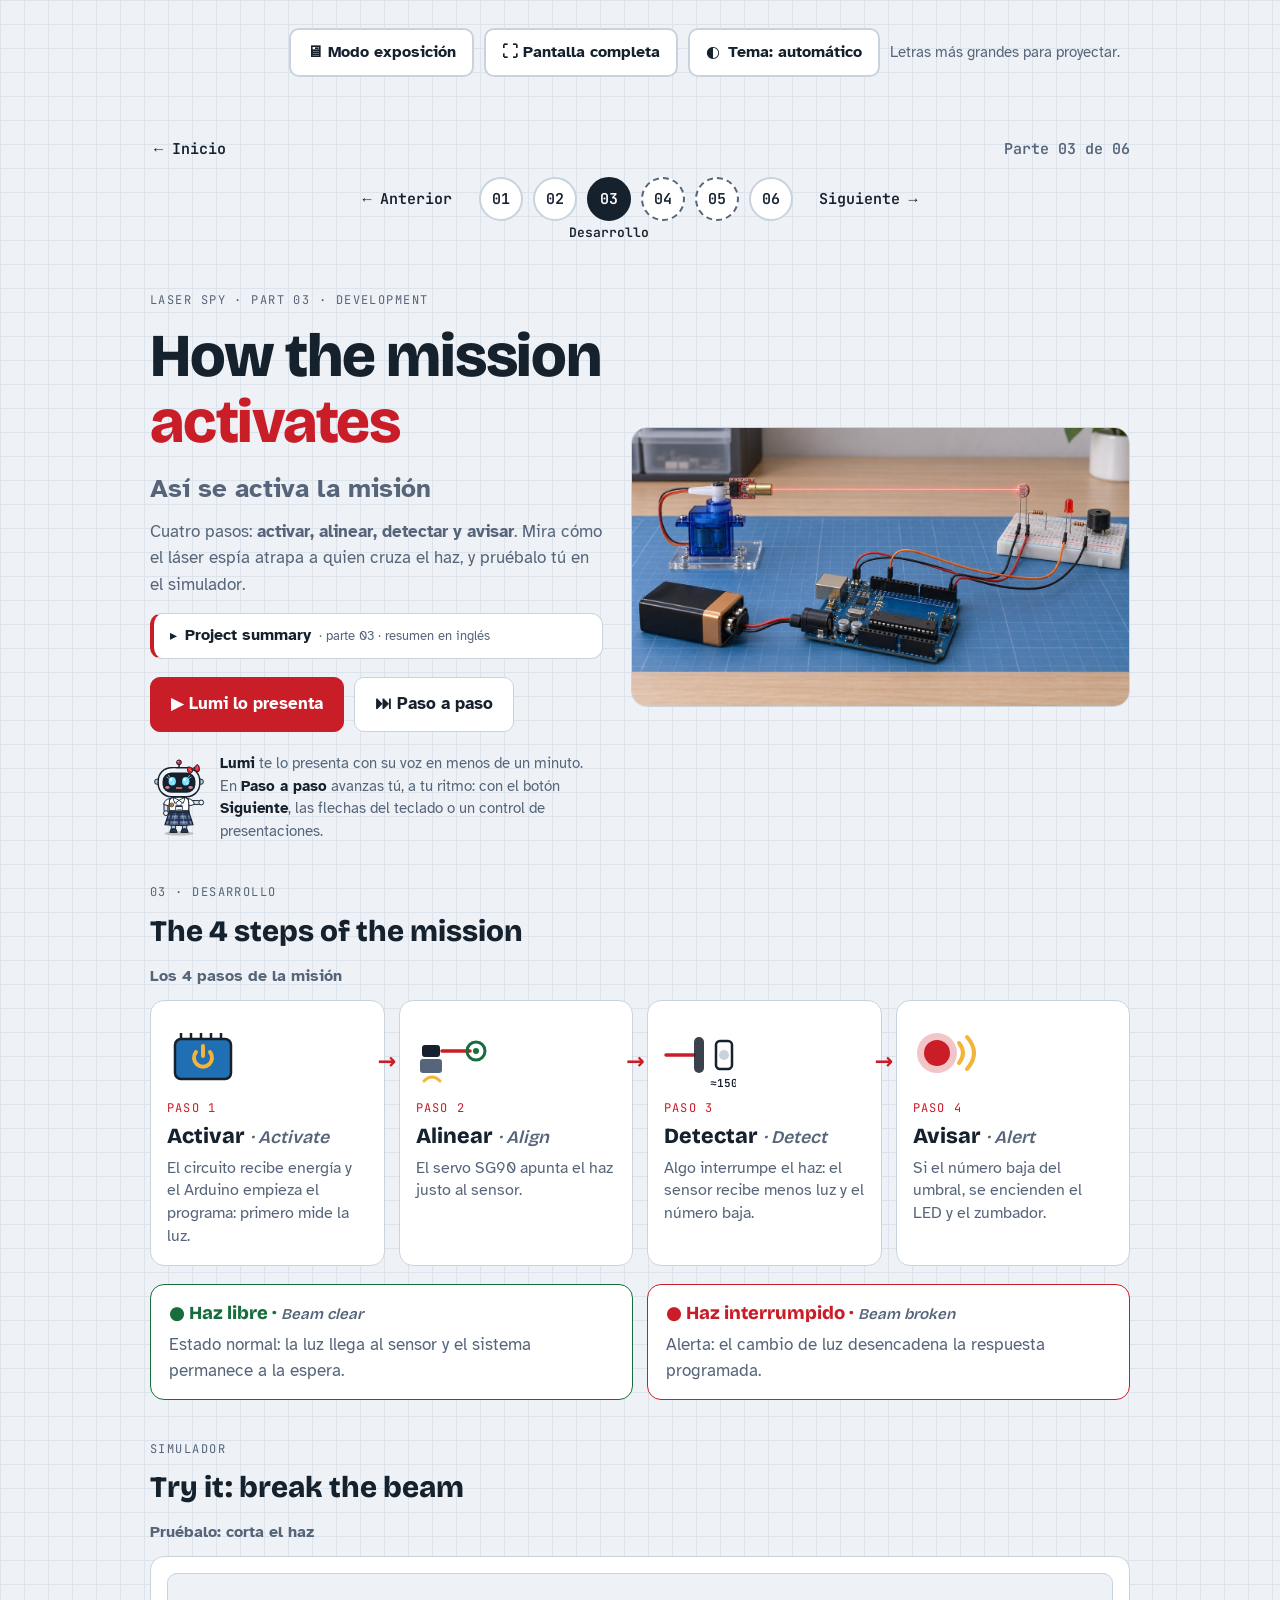
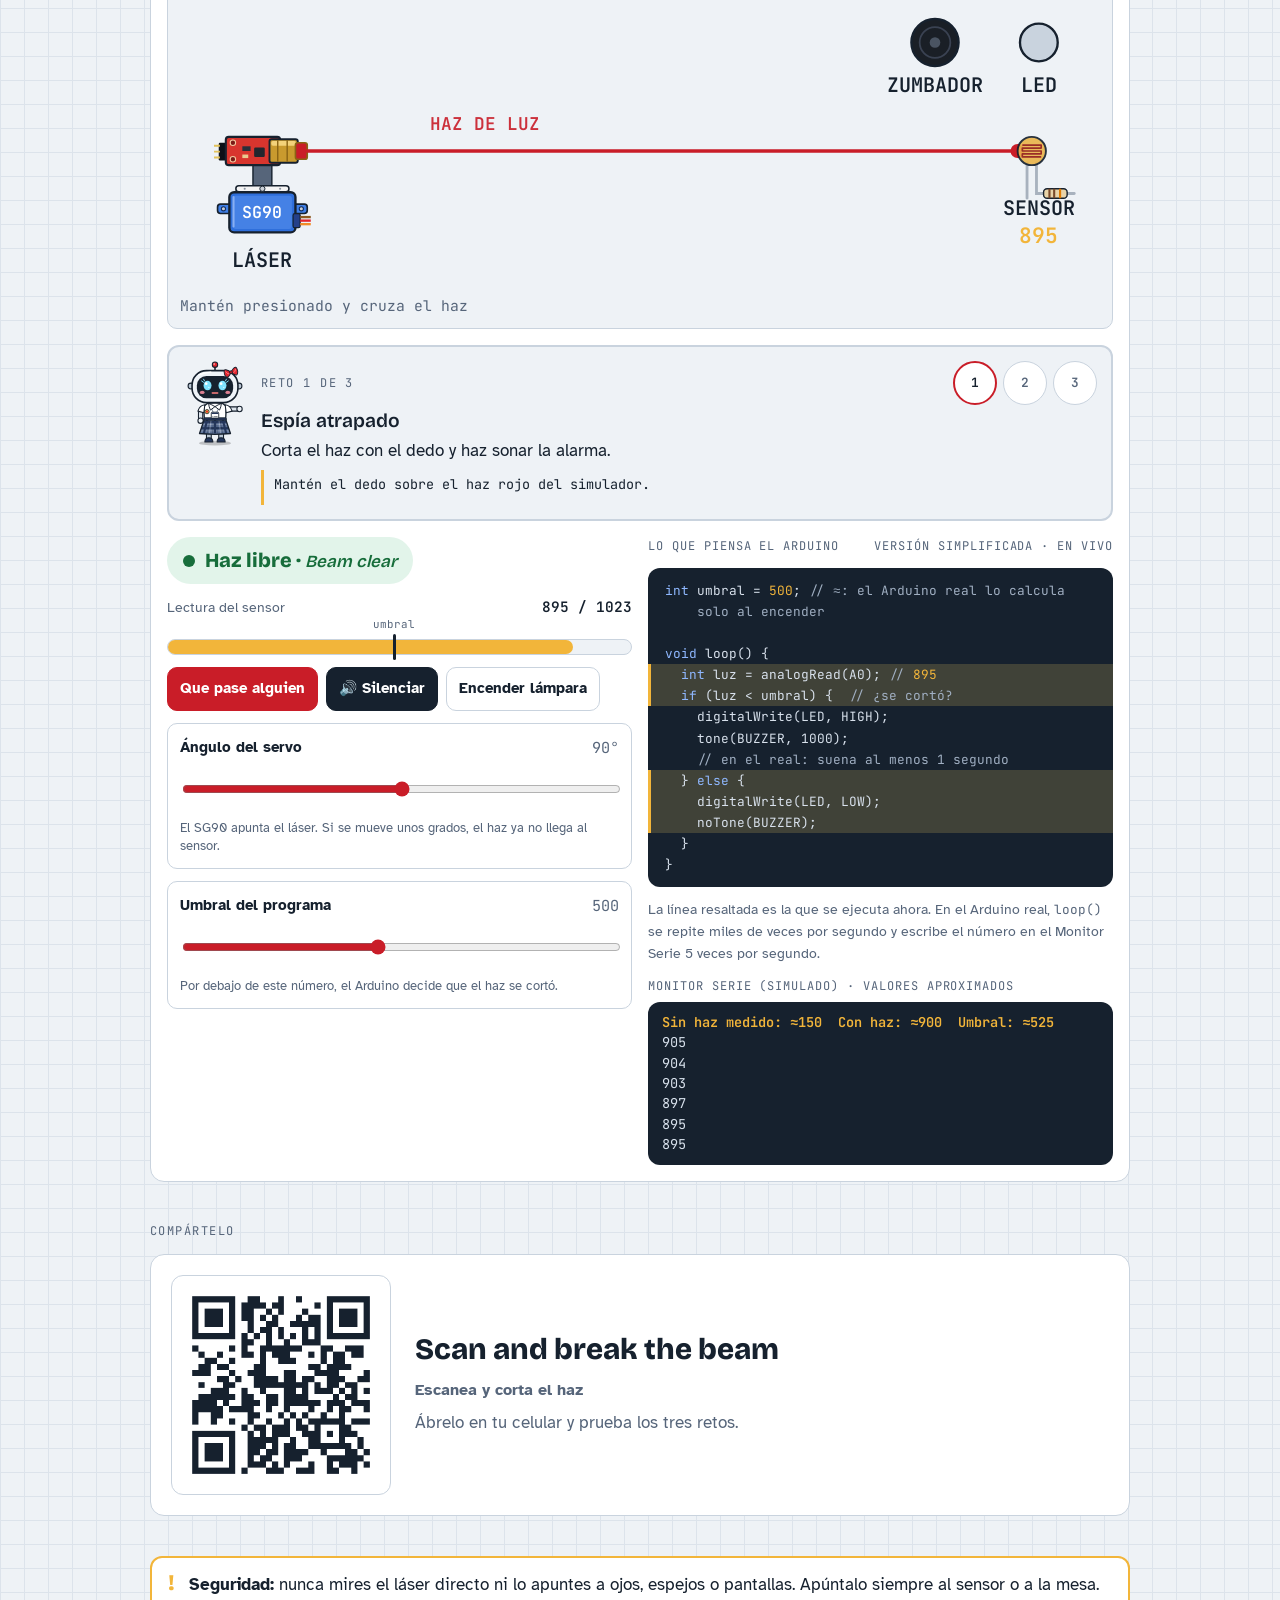
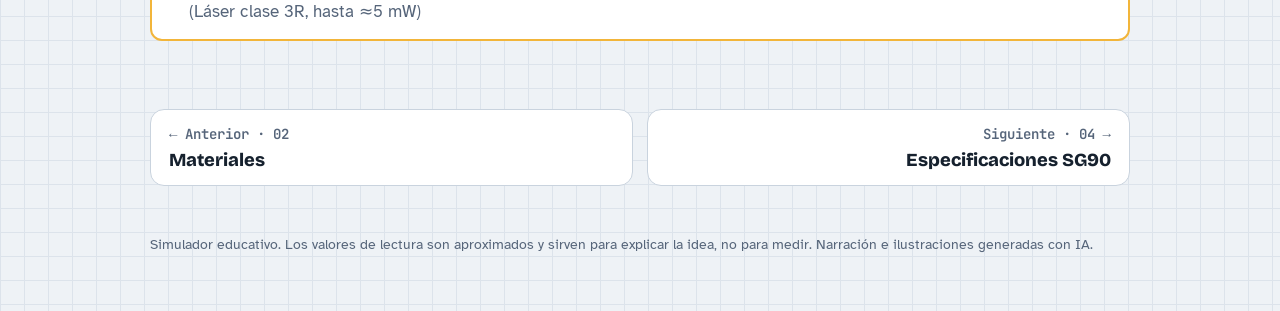
<file: desarrollo/index.html>
<!doctype html>
<html lang="es">
<head><script>try{var t=localStorage.getItem('laser-espia-theme');if(t==='light'||t==='dark')document.documentElement.dataset.theme=t}catch(e){}</script>
<meta charset="utf-8">
<meta name="viewport" content="width=device-width, initial-scale=1, viewport-fit=cover">
<meta name="description" content="Simulador del láser espía: corta el haz, mira cómo decide el Arduino y supera los tres retos. Proyecto de robótica de 7.º grado.">
<meta property="og:title" content="Láser espía · 03 Desarrollo">
<meta property="og:description" content="Corta el haz y mira qué piensa el Arduino. Proyecto de robótica de 7.º grado.">
<meta property="og:image" content="https://laser-espia.github.io/assets/hero_web.jpg">
<meta property="og:url" content="https://laser-espia.github.io/desarrollo/">
<meta property="og:type" content="website">
<link rel="icon" href="data:image/svg+xml,%3Csvg xmlns='http://www.w3.org/2000/svg' viewBox='0 0 32 32'%3E%3Crect width='32' height='32' rx='7' fill='%2316212E'/%3E%3Crect x='4' y='13' width='9' height='6' rx='1.5' fill='%23EEF3F8'/%3E%3Cline x1='13' y1='16' x2='28' y2='16' stroke='%23E3262E' stroke-width='2.5'/%3E%3C/svg%3E">
<style>
/* Local Google Fonts: OFL notices and full licenses in *-OFL.txt beside this stylesheet. */
/* latin-ext */
@font-face {
  font-family: 'Atkinson Hyperlegible';
  font-style: normal;
  font-weight: 400;
  font-display: swap;
  src: url(../assets/fonts/atkinson-hyperlegible-400-latin-ext.woff2) format('woff2');
  unicode-range: U+0100-02BA, U+02BD-02C5, U+02C7-02CC, U+02CE-02D7, U+02DD-02FF, U+0304, U+0308, U+0329, U+1D00-1DBF, U+1E00-1E9F, U+1EF2-1EFF, U+2020, U+20A0-20AB, U+20AD-20C4, U+2113, U+2C60-2C7F, U+A720-A7FF;
}
/* latin */
@font-face {
  font-family: 'Atkinson Hyperlegible';
  font-style: normal;
  font-weight: 400;
  font-display: swap;
  src: url(../assets/fonts/atkinson-hyperlegible-400-latin.woff2) format('woff2');
  unicode-range: U+0000-00FF, U+0131, U+0152-0153, U+02BB-02BC, U+02C6, U+02DA, U+02DC, U+0304, U+0308, U+0329, U+2000-206F, U+20AC, U+2122, U+2191, U+2193, U+2212, U+2215, U+FEFF, U+FFFD;
}
/* latin-ext */
@font-face {
  font-family: 'Atkinson Hyperlegible';
  font-style: normal;
  font-weight: 700;
  font-display: swap;
  src: url(../assets/fonts/atkinson-hyperlegible-700-latin-ext.woff2) format('woff2');
  unicode-range: U+0100-02BA, U+02BD-02C5, U+02C7-02CC, U+02CE-02D7, U+02DD-02FF, U+0304, U+0308, U+0329, U+1D00-1DBF, U+1E00-1E9F, U+1EF2-1EFF, U+2020, U+20A0-20AB, U+20AD-20C4, U+2113, U+2C60-2C7F, U+A720-A7FF;
}
/* latin */
@font-face {
  font-family: 'Atkinson Hyperlegible';
  font-style: normal;
  font-weight: 700;
  font-display: swap;
  src: url(../assets/fonts/atkinson-hyperlegible-700-latin.woff2) format('woff2');
  unicode-range: U+0000-00FF, U+0131, U+0152-0153, U+02BB-02BC, U+02C6, U+02DA, U+02DC, U+0304, U+0308, U+0329, U+2000-206F, U+20AC, U+2122, U+2191, U+2193, U+2212, U+2215, U+FEFF, U+FFFD;
}
/* latin-ext */
@font-face {
  font-family: 'Bricolage Grotesque';
  font-style: normal;
  font-weight: 600;
  font-stretch: 100%;
  font-display: swap;
  src: url(../assets/fonts/bricolage-grotesque-600-800-latin-ext.woff2) format('woff2');
  unicode-range: U+0100-02BA, U+02BD-02C5, U+02C7-02CC, U+02CE-02D7, U+02DD-02FF, U+0304, U+0308, U+0329, U+1D00-1DBF, U+1E00-1E9F, U+1EF2-1EFF, U+2020, U+20A0-20AB, U+20AD-20C4, U+2113, U+2C60-2C7F, U+A720-A7FF;
}
/* latin */
@font-face {
  font-family: 'Bricolage Grotesque';
  font-style: normal;
  font-weight: 600;
  font-stretch: 100%;
  font-display: swap;
  src: url(../assets/fonts/bricolage-grotesque-600-800-latin.woff2) format('woff2');
  unicode-range: U+0000-00FF, U+0131, U+0152-0153, U+02BB-02BC, U+02C6, U+02DA, U+02DC, U+0304, U+0308, U+0329, U+2000-206F, U+20AC, U+2122, U+2191, U+2193, U+2212, U+2215, U+FEFF, U+FFFD;
}
/* latin-ext */
@font-face {
  font-family: 'Bricolage Grotesque';
  font-style: normal;
  font-weight: 800;
  font-stretch: 100%;
  font-display: swap;
  src: url(../assets/fonts/bricolage-grotesque-600-800-latin-ext.woff2) format('woff2');
  unicode-range: U+0100-02BA, U+02BD-02C5, U+02C7-02CC, U+02CE-02D7, U+02DD-02FF, U+0304, U+0308, U+0329, U+1D00-1DBF, U+1E00-1E9F, U+1EF2-1EFF, U+2020, U+20A0-20AB, U+20AD-20C4, U+2113, U+2C60-2C7F, U+A720-A7FF;
}
/* latin */
@font-face {
  font-family: 'Bricolage Grotesque';
  font-style: normal;
  font-weight: 800;
  font-stretch: 100%;
  font-display: swap;
  src: url(../assets/fonts/bricolage-grotesque-600-800-latin.woff2) format('woff2');
  unicode-range: U+0000-00FF, U+0131, U+0152-0153, U+02BB-02BC, U+02C6, U+02DA, U+02DC, U+0304, U+0308, U+0329, U+2000-206F, U+20AC, U+2122, U+2191, U+2193, U+2212, U+2215, U+FEFF, U+FFFD;
}
/* latin-ext */
@font-face {
  font-family: 'JetBrains Mono';
  font-style: normal;
  font-weight: 400;
  font-display: swap;
  src: url(../assets/fonts/jetbrains-mono-400-600-latin-ext.woff2) format('woff2');
  unicode-range: U+0100-02BA, U+02BD-02C5, U+02C7-02CC, U+02CE-02D7, U+02DD-02FF, U+0304, U+0308, U+0329, U+1D00-1DBF, U+1E00-1E9F, U+1EF2-1EFF, U+2020, U+20A0-20AB, U+20AD-20C4, U+2113, U+2C60-2C7F, U+A720-A7FF;
}
/* latin */
@font-face {
  font-family: 'JetBrains Mono';
  font-style: normal;
  font-weight: 400;
  font-display: swap;
  src: url(../assets/fonts/jetbrains-mono-400-600-latin.woff2) format('woff2');
  unicode-range: U+0000-00FF, U+0131, U+0152-0153, U+02BB-02BC, U+02C6, U+02DA, U+02DC, U+0304, U+0308, U+0329, U+2000-206F, U+20AC, U+2122, U+2191, U+2193, U+2212, U+2215, U+FEFF, U+FFFD;
}
/* latin-ext */
@font-face {
  font-family: 'JetBrains Mono';
  font-style: normal;
  font-weight: 600;
  font-display: swap;
  src: url(../assets/fonts/jetbrains-mono-400-600-latin-ext.woff2) format('woff2');
  unicode-range: U+0100-02BA, U+02BD-02C5, U+02C7-02CC, U+02CE-02D7, U+02DD-02FF, U+0304, U+0308, U+0329, U+1D00-1DBF, U+1E00-1E9F, U+1EF2-1EFF, U+2020, U+20A0-20AB, U+20AD-20C4, U+2113, U+2C60-2C7F, U+A720-A7FF;
}
/* latin */
@font-face {
  font-family: 'JetBrains Mono';
  font-style: normal;
  font-weight: 600;
  font-display: swap;
  src: url(../assets/fonts/jetbrains-mono-400-600-latin.woff2) format('woff2');
  unicode-range: U+0000-00FF, U+0131, U+0152-0153, U+02BB-02BC, U+02C6, U+02DA, U+02DC, U+0304, U+0308, U+0329, U+2000-206F, U+20AC, U+2122, U+2191, U+2193, U+2212, U+2215, U+FEFF, U+FFFD;
}

:root{padding-top:env(safe-area-inset-top,0px);padding-bottom:env(safe-area-inset-bottom,0px)}body{margin:0}img{max-width:100%}[hidden]{display:none!important}</style>
<title>Láser espía · 03 Desarrollo</title>
<style>
/* Layout: cuaderno de laboratorio en papel cuadriculado; el simulador manda, todo lo demás lo acompaña en una sola columna */
:root{
  --paper:#EEF2F6; --grid:#DCE3EB; --card:#FFFFFF; --ink:#16212E; --muted:#56657A; --line:#C9D3DE;
  --laser:#C91D28; --laser-glow:rgba(227,38,46,.35); --ok:#176D3B; --ok-bg:#E2F4EA; --alarm-bg:#FDE4E5;
  --code-bg:#16212E; --code-fg:#D8E1EC; --code-hl:rgba(255,214,102,.18); --code-dim:#A0AFC2; --amber:#F2B53A; --focus:#8A5A00; --on-laser:#FFFFFF;
  --display:"Bricolage Grotesque",ui-sans-serif,system-ui,sans-serif;
  --body:"Atkinson Hyperlegible",ui-sans-serif,system-ui,sans-serif;
  --mono:"JetBrains Mono",ui-monospace,Consolas,monospace;
}
@media (prefers-color-scheme: dark){:root:not([data-theme="light"]){
  --paper:#0F1722; --grid:#18222F; --card:#152030; --ink:#E6ECF3; --muted:#93A2B6; --line:#26354A;
  --laser:#FF4048; --laser-glow:rgba(255,64,72,.45); --ok:#4CC383; --ok-bg:#12301F; --alarm-bg:#3A1418;
  --code-bg:#0A1018; --code-fg:#D8E1EC; --code-hl:rgba(255,214,102,.14); --code-dim:#99ABC1; --amber:#F2B53A; --focus:#F2B53A; --on-laser:#FFFFFF; color-scheme:dark}}
:root[data-theme="dark"]{
  --paper:#0F1722; --grid:#18222F; --card:#152030; --ink:#E6ECF3; --muted:#93A2B6; --line:#26354A;
  --laser:#FF4048; --laser-glow:rgba(255,64,72,.45); --ok:#4CC383; --ok-bg:#12301F; --alarm-bg:#3A1418;
  --code-bg:#0A1018; --code-fg:#D8E1EC; --code-hl:rgba(255,214,102,.14); --code-dim:#99ABC1; --amber:#F2B53A; --focus:#F2B53A; --on-laser:#FFFFFF; color-scheme:dark}

*{box-sizing:border-box}
[hidden]{display:none!important}
body{background:var(--paper);color:var(--ink);font-family:var(--body);font-size:17px;line-height:1.55;
  background-image:linear-gradient(var(--grid) 1px,transparent 1px),linear-gradient(90deg,var(--grid) 1px,transparent 1px);
  background-size:24px 24px;
  padding-left:max(16px,env(safe-area-inset-left,0px));padding-right:max(16px,env(safe-area-inset-right,0px));padding-block:28px 56px}
.wrap{max-width:980px;margin:0 auto;display:flex;flex-direction:column;gap:40px}
h1,h2,h3{font-family:var(--display);text-wrap:balance;margin:0;line-height:1.08}
h1{font-size:clamp(2.2rem,6vw,3.8rem);font-weight:800;letter-spacing:-.02em}
h1 span{color:var(--laser)}
h2{font-size:clamp(1.4rem,3.4vw,1.85rem);font-weight:800}
h3{font-size:1.1rem;font-weight:600}
p{margin:0}
code{font-family:var(--mono);font-size:.9em}
.eyebrow{font-family:var(--mono);font-size:.75rem;letter-spacing:.12em;text-transform:uppercase;color:var(--muted)}
.lead{color:var(--muted);max-width:60ch;font-size:1.08rem}
section{display:flex;flex-direction:column;gap:14px}
.panel{background:var(--card);border:1px solid var(--line);border-radius:14px;padding:20px}

/* Portada */
.hero{display:grid;grid-template-columns:minmax(0,1fr) minmax(0,1.1fr);gap:28px;align-items:center}
.hero .txt{display:flex;flex-direction:column;gap:14px;min-width:0}
.hero figure{margin:0;border-radius:16px;overflow:hidden;border:1px solid var(--line);aspect-ratio:16/9;max-width:100%;background:var(--card)}
.hero figure img{width:100%;height:100%;object-fit:cover;display:block}
@media (max-width:760px){.hero{grid-template-columns:1fr}.hero figure{order:-1}}
.cta{display:flex;flex-wrap:wrap;gap:10px;margin-top:4px}

button,.btn{font:inherit;font-weight:700;border-radius:10px;padding:10px 16px;border:1px solid var(--line);background:var(--card);color:var(--ink);cursor:pointer;text-decoration:none;display:inline-flex;align-items:center;gap:8px}
button.primary,.btn.primary{background:#C91D28;border-color:#C91D28;color:#FFFFFF}
button.big{font-size:1.08rem;padding:13px 20px}
button[aria-pressed="true"]{background:var(--ink);color:var(--card);border-color:var(--ink)}
button:disabled{opacity:.5;cursor:default}
button:focus-visible,.btn:focus-visible,input:focus-visible,summary:focus-visible,a:focus-visible{outline:3px solid var(--focus);outline-offset:2px}

/* Simulador */
.sim{display:flex;flex-direction:column;gap:16px;padding:16px}
.stage{position:relative;border-radius:10px;overflow:hidden;background:var(--paper);border:1px solid var(--line)}
/* en celular, la guía del reto se repite sobre la escena mientras se arrastra un control */
.scene-msg{position:absolute;left:50%;top:6px;transform:translateX(-50%);max-width:calc(100% - 20px);width:max-content;text-align:center;margin:0;font-family:var(--display);font-weight:800;font-size:clamp(.85rem,2.6vw,1.1rem);line-height:1.25;padding:6px 12px;border-radius:12px;background:var(--card);color:var(--ink);border:2px solid var(--line);box-shadow:0 6px 18px rgba(0,0,0,.18);pointer-events:none}
@media (max-width:820px){.stage{position:sticky;top:env(safe-area-inset-top,0px);z-index:6;box-shadow:0 8px 18px rgba(0,0,0,.35)}.sim.touring .stage{position:relative;box-shadow:none}}
.stage svg{display:block;width:100%;height:auto;touch-action:pan-y;cursor:grab;user-select:none}
@media (max-width:600px){.hint{display:none!important}.pill{font-size:1.02rem;padding:7px 12px}}
.hint{position:absolute;left:12px;bottom:10px;font-size:.92rem;color:var(--muted);font-family:var(--mono);pointer-events:none}
.status{display:flex;flex-wrap:wrap;gap:12px;align-items:center;justify-content:space-between}
.pill{font-family:var(--display);font-weight:800;font-size:1.25rem;padding:8px 16px;border-radius:999px;display:inline-flex;gap:10px;align-items:center}
.pill .dot{width:12px;height:12px;border-radius:50%;background:currentColor}
.pill .en{color:inherit;font-size:.85em;white-space:nowrap}
@media (max-width:420px){.pill .en{font-size:.78em}}
.pill.ok{background:var(--ok-bg);color:var(--ok)}
.pill.alarm{background:var(--alarm-bg);color:var(--laser);animation:blink .35s steps(2) infinite}
@keyframes blink{50%{opacity:.55}}
.reading{flex:1 1 260px;min-width:0;display:flex;flex-direction:column;gap:6px}
.reading .lbl{display:flex;justify-content:space-between;gap:8px;font-size:.9rem;color:var(--muted)}
.reading .lbl b{font-family:var(--mono);color:var(--ink);font-variant-numeric:tabular-nums}
.meter{position:relative;margin-top:14px;height:16px;border-radius:8px;background:var(--paper);border:1px solid var(--line)}
.meter .fill{position:absolute;inset:0 auto 0 0;border-radius:8px;background:var(--amber);transition:width .08s linear}
.meter .thr{position:absolute;top:-6px;bottom:-6px;width:3px;background:var(--ink);border-radius:2px}
.meter .thr::after{content:"umbral";position:absolute;top:-18px;left:50%;transform:translateX(-50%);font-family:var(--mono);font-size:.68rem;color:var(--muted)}
.simgrid{display:grid;grid-template-columns:minmax(0,1fr) minmax(0,1fr);gap:16px;align-items:start}
@media (max-width:820px){.simgrid{grid-template-columns:1fr}}
.side{display:flex;flex-direction:column;gap:12px;min-width:0}
.buttons{display:flex;flex-wrap:wrap;gap:8px}
.buttons button{padding:8px 12px;font-size:.92rem}
.ctl{display:flex;flex-direction:column;gap:6px;padding:12px;border:1px solid var(--line);border-radius:10px;min-width:0}
.ctl label{font-weight:700;font-size:.95rem;display:flex;justify-content:space-between;gap:8px}
.ctl label output{font-family:var(--mono);font-weight:400;color:var(--muted)}
.ctl small{color:var(--muted);font-size:.82rem;line-height:1.4}
input[type=range]{width:100%;accent-color:var(--laser)}

/* Código */
.code{background:var(--code-bg);color:var(--code-fg);border-radius:12px;padding:12px 0;overflow-x:auto;font-family:var(--mono);font-size:.8rem;line-height:1.65;min-width:0}
.code div{padding:0 14px 0 calc(14px + 4ch);text-indent:-4ch;white-space:pre-wrap;overflow-wrap:anywhere;border-left:3px solid transparent}
.code div.on{background:var(--code-hl);border-left-color:var(--amber)}
.code .c{color:var(--code-dim)}
.code .k{color:#8FB8FF}
.code .v{color:var(--amber)}
.code .bad{color:#FF7A80;font-weight:600}
.serial{display:flex;flex-direction:column;gap:6px;min-width:0}
.serial pre{margin:0;background:var(--code-bg);color:var(--code-fg);border-radius:12px;padding:10px 14px;font-family:var(--mono);font-size:.85rem;line-height:1.5;white-space:pre-wrap;overflow-wrap:anywhere;min-height:calc(7 * 1.5em + 20px)}
.serial pre b{color:var(--amber);font-weight:600}
.codehead{display:flex;justify-content:space-between;align-items:center;gap:8px;font-family:var(--mono);font-size:.75rem;color:var(--muted);letter-spacing:.08em;text-transform:uppercase}
pre.full{margin:0;background:var(--code-bg);color:var(--code-fg);border-radius:12px;padding:14px 16px;overflow:auto;max-height:440px;font-family:var(--mono);font-size:.8rem;line-height:1.6}

/* Retos */
.mission{display:flex;gap:14px;align-items:flex-start;padding:14px;border-radius:12px;border:2px solid var(--line);background:var(--paper);transition:border-color .3s,background .3s}
.mission .avatar{width:64px;flex:none}
.mission .avatar svg{display:block;width:100%;height:auto}
.mission .eye{transform-box:fill-box;transform-origin:center;animation:blinkEye 4.2s infinite}
.mbody{flex:1;min-width:0;display:flex;flex-direction:column;gap:6px}
.mhead{display:flex;justify-content:space-between;align-items:center;gap:10px}
.mdots{display:flex;gap:6px}
.mdots button{width:30px;height:30px;padding:0;border-radius:50%;justify-content:center;font-family:var(--mono);font-size:.8rem;font-weight:600;color:var(--muted)}
.mdots button[aria-current="step"]{border-color:var(--laser);color:var(--ink);border-width:2px}
.mdots button.ok{background:var(--ok);border-color:var(--ok);color:var(--on-laser)}
.mission h3{font-size:1.2rem}
.mission .goal{margin:0}
.mlive{margin:0;font-family:var(--mono);font-size:.84rem;line-height:1.5;color:var(--ink);border-left:3px solid var(--amber);padding:4px 0 4px 10px;min-height:2.6em}
.mdone{display:flex;flex-wrap:wrap;gap:10px;align-items:center;justify-content:space-between}
.mdone p{margin:0;flex:1 1 260px;color:var(--ink)}
.mdone p:empty{display:none}
.mission.solved,.mission.all{border-color:var(--ok);background:var(--ok-bg)}
.mission.solved .mdone p::before{content:"Lo que aprendiste: ";font-weight:700}
@media (max-width:600px){.mission .avatar{display:none}.mission{padding:12px}}

.two{display:grid;grid-template-columns:repeat(auto-fit,minmax(280px,1fr));gap:16px}
.two>*{min-width:0}
ul.bul{margin:0;padding-left:20px;display:flex;flex-direction:column;gap:8px}
.tablewrap{overflow-x:auto;border:1px solid var(--line);border-radius:12px;background:var(--card)}
table{border-collapse:collapse;width:100%;font-size:.92rem}
th,td{text-align:left;padding:9px 12px;border-bottom:1px solid var(--line);vertical-align:top}
th{font-family:var(--mono);font-size:.72rem;letter-spacing:.08em;text-transform:uppercase;color:var(--muted)}
tr:last-child td{border-bottom:0}
ol.wk{margin:0;padding-left:22px;display:flex;flex-direction:column;gap:6px}
.how{display:grid;grid-template-columns:repeat(4,minmax(0,1fr));gap:14px;list-style:none;margin:0;padding:0;counter-reset:paso}
.how li{position:relative;background:var(--card);border:1px solid var(--line);border-radius:14px;padding:18px 16px;display:flex;flex-direction:column;gap:8px;align-items:flex-start}
.how li:not(:last-child)::after{content:"→";position:absolute;right:-13px;top:44px;font-family:var(--display);font-weight:800;font-size:1.4rem;color:var(--laser);z-index:1}
.how svg{width:72px;height:72px;display:block}
.how .n{font-family:var(--mono);font-size:.75rem;letter-spacing:.1em;color:var(--laser)}
.how h3{font-size:1.35rem;font-weight:800}
.how p{margin:0;color:var(--muted);font-size:.98rem;line-height:1.45}
@media (max-width:820px){.how{grid-template-columns:repeat(2,minmax(0,1fr))}.how li:nth-child(2)::after{content:none}}
@media (max-width:420px){.how{grid-template-columns:1fr}.how li::after{content:none!important}}
.bugs{display:grid;grid-template-columns:repeat(auto-fit,minmax(280px,1fr));gap:14px}
.bug{background:var(--card);border:1px solid var(--line);border-radius:14px;padding:18px;display:flex;flex-direction:column;gap:6px;min-width:0}
.bug .tag{font-family:var(--mono);font-size:.72rem;letter-spacing:.1em;text-transform:uppercase;color:var(--laser);font-weight:600;margin-top:6px}
.bug .tag.cause{color:#5B9BE0}
.bug .tag.test{color:var(--ok)}
.bug h3{font-size:1.2rem}
.bug .big{font-family:var(--display);font-weight:800;font-size:1.25rem;line-height:1.25;margin:0}
.bug p{margin:0;color:var(--muted)}
.bug .big{color:var(--ink)}
.states{display:grid;grid-template-columns:repeat(auto-fit,minmax(260px,1fr));gap:14px;margin-top:4px}
.state{border-radius:14px;padding:14px 18px;border:1px solid var(--line);background:var(--card);display:flex;flex-direction:column;gap:4px}
.state b{font-family:var(--display);font-size:1.15rem}
.state p{margin:0;color:var(--muted)}
.state.calm{border-color:var(--ok)}.state.calm b{color:var(--ok)}
.state.alert{border-color:var(--laser)}.state.alert b{color:var(--laser)}
.uses{display:grid;grid-template-columns:minmax(0,1.2fr) minmax(0,1fr);gap:20px;align-items:center}
.uses img{width:100%;border-radius:14px;border:1px solid var(--line);display:block}
@media (max-width:760px){.uses{grid-template-columns:1fr}}

ol.steps{list-style:none;margin:0;padding:0;display:grid;grid-template-columns:repeat(auto-fit,minmax(200px,1fr));gap:12px}
ol.steps li{background:var(--card);border:1px solid var(--line);border-radius:12px;padding:14px;display:flex;flex-direction:column;gap:6px}
ol.steps .who{font-family:var(--mono);font-size:.75rem;color:var(--laser);letter-spacing:.06em;text-transform:uppercase}
ol.steps .say{font-size:.95rem}
ol.steps .do{font-size:.85rem;color:var(--muted)}
.qa{display:flex;flex-direction:column;gap:8px}
details{background:var(--card);border:1px solid var(--line);border-radius:12px;padding:12px 16px}
summary{cursor:pointer;font-weight:700}
details.build{padding:16px 18px}
details.build summary{display:flex;flex-direction:column;gap:4px;list-style:none}
details.build summary::-webkit-details-marker{display:none}
details.build summary .h{font-family:var(--display);font-size:clamp(1.2rem,3vw,1.5rem);font-weight:800}
details.build summary .h::before{content:"＋ ";color:var(--laser)}
details.build[open] summary .h::before{content:"− "}
details.build summary .sub{font-weight:400;color:var(--muted);font-size:.92rem}
details.build[open] summary{margin-bottom:16px}
details p{margin-top:8px;color:var(--muted)}
.share{display:grid;grid-template-columns:auto minmax(0,1fr);gap:24px;align-items:center}
.share img{width:220px;max-width:100%;border-radius:12px;border:1px solid var(--line);background:#fff;padding:8px}
@media (max-width:600px){.share{grid-template-columns:1fr}.share img{margin:0 auto}}
.safety{display:flex;gap:14px;align-items:flex-start;border:2px solid var(--amber);border-radius:12px;padding:14px 16px;background:var(--card)}
.safety .ico{font-family:var(--display);font-weight:800;font-size:1.4rem;color:var(--amber);line-height:1}
footer{color:var(--muted);font-size:.85rem}
.toast{position:fixed;left:50%;bottom:calc(20px + env(safe-area-inset-bottom,0px));transform:translateX(-50%);background:var(--ok);color:var(--on-laser);font-weight:700;padding:10px 18px;border-radius:999px;box-shadow:0 6px 24px rgba(0,0,0,.2)}
.sim.touring .side button:not(#sound),.sim.touring input,.sim.touring .mission button{pointer-events:none;opacity:.55}
/* Recorrido guiado por Lumi: foco con sombra gigante, robot que viaja y barra de subtítulos */
.lumi-card{display:flex;align-items:center;gap:12px;margin-top:6px}
.lumi-card .avatar{width:58px;flex:none}
.lumi-card p{font-size:.92rem;color:var(--muted);margin:0}
.lumi-card b{color:var(--ink)}
.tour-spot{position:fixed;left:0;top:0;width:0;height:0;z-index:1000;border-radius:16px;pointer-events:none;
  box-shadow:0 0 0 3px #F2B53A,0 0 28px 8px rgba(242,181,58,.45),0 0 0 200vmax rgba(5,9,15,.74);
  transition:left .45s ease,top .45s ease,width .45s ease,height .45s ease}
.lumi{position:fixed;left:0;top:0;z-index:1002;width:118px;pointer-events:none;transition:transform .8s cubic-bezier(.3,1.25,.5,1);will-change:transform}
.lumi .bob{animation:bob 2.4s ease-in-out infinite}
.lumi svg,.lumi-card svg{display:block;width:100%;height:auto;overflow:visible}
@keyframes bob{50%{transform:translateY(-7px)}}
.lumi .eye,.lumi-card .eye{transform-box:fill-box;transform-origin:center;animation:blinkEye 4.2s infinite}
@keyframes blinkEye{0%,92%,100%{transform:scaleY(1)}95%{transform:scaleY(.1)}}
.lumi .arm-r{transform-box:fill-box;transform-origin:0% 50%}
.lumi.wave .arm-r{animation:wave .5s ease-in-out 4 alternate}
@keyframes wave{from{transform:rotate(10deg)}to{transform:rotate(-40deg)}}
.tour-bar{position:fixed;z-index:1003;left:50%;bottom:calc(14px + env(safe-area-inset-bottom,0px));transform:translateX(-50%);
  width:min(680px,calc(100% - 24px));background:#0F1722;color:#F3F6FA;border:1px solid #2A3B52;border-radius:18px;
  padding:12px 12px 12px 14px;display:flex;gap:12px;align-items:center;box-shadow:0 12px 40px rgba(0,0,0,.45)}
.tour-bar .who{font-family:var(--mono);font-size:.7rem;letter-spacing:.12em;text-transform:uppercase;color:#F2B53A}
.tour-bar .txt{flex:1;min-width:0;display:flex;flex-direction:column;gap:2px}
.tour-bar .say{font-size:clamp(.92rem,2.4vw,1.08rem);line-height:1.4;margin:0}
.tour-bar button{background:#1C2A3C;color:#F3F6FA;border-color:#2A3B52;padding:0;width:46px;height:46px;justify-content:center;border-radius:50%;flex:none;font-size:1.05rem}
.tour-bar button:focus-visible{outline-color:#F2B53A}
.tour-bar .play{position:relative;width:56px;height:56px;background:#F3F6FA;color:#0F1722}
.tour-bar .play svg{position:absolute;inset:-4px;width:64px;height:64px;transform:rotate(-90deg);pointer-events:none}
.tour-bar .ctrls{display:flex;gap:8px;flex:none;align-items:center}
.tour-bar .next{width:auto;padding:0 18px;border-radius:999px;background:#E3262E;border-color:#E3262E;color:#fff;font-weight:800;font-size:1rem}
.tour-bar button:disabled{opacity:.35}
@media (max-width:760px){.tour-bar{flex-wrap:wrap}.tour-bar .txt{flex-basis:calc(100% - 70px)}.tour-bar .ctrls{margin-left:auto}}
@media (max-width:600px){.lumi{width:56px}.tour-bar{flex-wrap:wrap}.tour-bar .txt{flex-basis:calc(100% - 70px)}.tour-bar .ctrls{margin-left:auto}}
/* zoom de presentación: el objetivo del recorrido se agranda por encima de sus vecinos (fondo y borde los pone el motor) */
.tz{z-index:999}.tz:not(.tzp){position:relative}
/* Modo exposición: el simulador se lee desde el fondo del salón */
html[data-presentation="true"] .code{font-size:1.35rem}
@media (max-width:1599px){html[data-presentation="true"] .code{font-size:1.05rem}}
html[data-presentation="true"] .buttons button{font-size:1.08rem;padding:13px 20px}
html[data-presentation="true"] .reading .lbl,html[data-presentation="true"] .ctl label{font-size:1.25rem}
html[data-presentation="true"] .ctl small{font-size:1.05rem}
html[data-presentation="true"] .serial pre{font-size:1rem}
html[data-presentation="true"] .codehead{font-size:.82rem}
html[data-presentation="true"] .status{flex-direction:column;align-items:stretch}
html[data-presentation="true"] .status .pill{align-self:flex-start}
html[data-presentation="true"] .reading{flex:none}
html[data-presentation="true"] .meter{margin-top:24px}html[data-presentation="true"] .meter .thr::after{font-size:.95rem;top:-24px}
@media (min-width:1100px){.tour-bar{width:min(1100px,calc(100% - 48px))}.tour-bar .say{font-size:1.3rem}}
@media (prefers-reduced-motion: reduce){.pill.alarm{animation:none}.meter .fill{transition:none}.tour-spot,.lumi{transition:none}.lumi .bob,.lumi .eye,.lumi-card .eye,.mission .eye,.lumi.wave .arm-r{animation:none}}
</style>

<style>.presentation-tools{display:flex;align-items:center;justify-content:flex-end;flex-wrap:wrap;gap:10px}
.presentation-tools button{font:inherit;font-size:16px;font-weight:700;padding:10px 16px;border-radius:10px;border:2px solid var(--line,#C9D3DE);background:var(--card,#fff);color:var(--ink,#16212E);cursor:pointer;min-height:44px;min-width:44px}
.presentation-tools button:focus-visible{outline:3px solid var(--focus,#806000);outline-offset:3px}
.presentation-tools button[aria-pressed="true"]{background:#C91D28;border-color:#C91D28;color:#fff}
.presentation-hint,.presentation-tools [role="status"]{font-size:15px;color:var(--muted,#56657A)}
@media(min-width:1000px){
  /* los tamaños de las páginas van en rem: crecer la raíz agranda todo, no solo el texto suelto */
  html[data-presentation="true"]:not([data-support="true"]){font-size:21px}
  html[data-presentation="true"]:not([data-support="true"]) body{font-size:1.3rem}
  html[data-presentation="true"] .wrap:not([data-module]){max-width:1500px}
  html[data-presentation="true"] .tour-bar{width:calc(100% - 48px);max-width:1400px;padding:18px 22px}
  html[data-presentation="true"] .tour-bar .say{font-size:24px;line-height:1.35}
  html[data-presentation="true"] .tour-bar .who{font-size:18px;letter-spacing:.04em}
  html[data-presentation="true"] .tour-bar button{min-width:52px;min-height:52px;font-size:20px}
  html[data-presentation="true"] .tour-bar .next{font-size:20px}
  html[data-presentation="true"] .lumi-card p{font-size:22px}
  html[data-presentation="true"] .presentation-tools button{font-size:20px;padding:12px 20px;min-height:52px}
  html[data-presentation="true"] .presentation-hint,html[data-presentation="true"] .presentation-tools [role="status"]{font-size:18px}
  /* etiquetas pequeñas (PASO 1, CONTROL, BITÁCORA…) legibles desde el fondo del salón */
  html[data-presentation="true"]:not([data-support="true"]) .eyebrow,html[data-presentation="true"]:not([data-support="true"]) .n,html[data-presentation="true"]:not([data-support="true"]) .k,html[data-presentation="true"]:not([data-support="true"]) .cat{font-size:.9rem}
}
@media(max-width:600px){.presentation-tools{justify-content:flex-start}.presentation-tools button{font-size:14px;padding:9px 11px;min-height:44px}.presentation-hint{width:100%}}
/* Objetivos táctiles de al menos 44 px en todas las partes (iPad, celular) */
.presentation-tools button[hidden]{display:none}
.mdots button{width:44px;height:44px}
main[data-module] details.legend>summary{min-height:44px;display:inline-flex;align-items:center}
input#servo,input#umbral,input#servoAngle{height:44px}
#walk,#sound,#lampBtn{min-height:44px}
/* Inglés ligero: el sitio sigue en español; el inglés va en estilo secundario */
.en{font-style:italic;font-weight:400;color:var(--muted,#56657A);font-size:.82em;letter-spacing:0;text-transform:none}
.en-summary{margin:0;max-width:62ch;border:1px solid var(--line,#C9D3DE);border-left:4px solid var(--laser,#C91D28);border-radius:12px;background:var(--card,#fff);color:var(--ink,#16212E);padding:0 16px;font-size:.92em;line-height:1.5}
.en-summary>summary{cursor:pointer;min-height:44px;display:flex;align-items:center;flex-wrap:wrap;column-gap:8px;font-weight:700;list-style:none}
.en-summary>summary::-webkit-details-marker{display:none}
.en-summary>summary::before{content:"▸";color:var(--ink,#16212E);font-size:.9em}
.en-summary[open]>summary::before{content:"▾"}
.en-summary>summary:focus-visible{outline:3px solid var(--focus,#806000);outline-offset:3px;border-radius:8px}
.en-summary .en-hint{font-weight:400;color:var(--muted,#56657A);font-size:.85em}
.en-summary p{margin:0 0 14px;max-width:none;color:var(--ink,#16212E)}
.en-open{font-size:.88rem;line-height:1.4;margin:2px 0 0;padding:8px 12px;border-left:3px solid var(--line,#C9D3DE);color:var(--muted,#56657A)}
.en-open q{font-style:italic;color:var(--ink,#16212E)}
.en-open .tr{display:block;margin-top:4px;font-size:.95em}
header>.en-summary{margin-top:16px}
.glossary{display:grid;grid-template-columns:repeat(auto-fit,minmax(min(100%,340px),1fr));gap:14px;align-items:start}
.glossary-table{width:100%;border-collapse:separate;border-spacing:0;background:var(--card,#fff);border:1px solid var(--line,#C9D3DE);border-radius:14px;overflow:hidden;font-size:1.05rem}
.glossary-table th,.glossary-table td{padding:10px 18px;text-align:left;border-bottom:1px solid var(--line,#C9D3DE);overflow-wrap:anywhere}
.glossary-table tbody tr:last-child>*{border-bottom:0}
.glossary-table thead th{font-family:var(--mono,monospace);font-size:.8rem;letter-spacing:.1em;text-transform:uppercase;color:var(--muted,#56657A);font-weight:600}
.glossary-table tbody th{font-weight:700;color:var(--ink,#16212E);width:50%}
.glossary-table tbody th[lang="en"]{font-style:italic}
.glossary-table td{color:var(--ink,#16212E)}
@media(max-width:600px){.glossary-table th,.glossary-table td{padding:9px 12px}}
.pin-table .en{display:block;font-size:.8em;line-height:1.25;margin-top:2px}
.es-sub{margin:4px 0 0;color:var(--muted,#56657A);font-weight:600;line-height:1.25;letter-spacing:0}.es-sub.es-h1{font-size:clamp(1.05rem,2.2vw,1.6rem)}.es-sub.es-h2{font-size:1rem}
.es-card{display:block;margin-top:2px;font-size:.62em;font-weight:600;color:var(--muted,#56657A)}
</style><style>/* Navegación común entre las seis partes: en el flujo de la página, nunca fija */
.part-nav{display:flex;flex-direction:column;gap:6px;margin:10px 0 4px;font-family:var(--mono,ui-monospace,monospace);font-size:15px;color:var(--ink,#16212E);line-height:1.2}
.part-nav a{color:inherit;text-decoration:none}
.part-nav a:focus-visible,.part-next a:focus-visible{outline:3px solid var(--focus,#8A5A00);outline-offset:3px;border-radius:12px}
.pn-row{display:flex;justify-content:space-between;align-items:center;gap:12px;flex-wrap:wrap}
.pn-home{display:inline-flex;align-items:center;min-height:44px;padding:0 4px;font-weight:700}
.pn-home:hover,.pn-step:hover{color:var(--laser,#C91D28);text-decoration:underline}
.pn-where,.pn-medals{color:var(--muted,#56657A);font-weight:600}
.pn-hub .pn-row{min-height:28px}
.pn-track{display:flex;align-items:flex-start;justify-content:center;gap:16px}
.pn-step{display:none;align-items:center;height:44px;padding:0 10px;font-weight:700;white-space:nowrap}
@media (min-width:720px){.pn-step{display:inline-flex}}
.pn-dots{list-style:none;margin:0;padding:0 0 26px;display:flex;gap:10px;justify-content:center}
.pn-dots li{position:relative}
.pn-dot{position:relative;display:flex;align-items:center;justify-content:center;width:44px;height:44px;border-radius:50%;border:2px solid var(--line,#C9D3DE);background:var(--card,#fff);font-weight:700;font-size:15px}
.pn-dot:hover{border-color:var(--laser,#C91D28)}
.pn-dot.pn-support{border-style:dashed;border-color:var(--muted,#56657A)}
.pn-dot[aria-current="page"]{background:var(--ink,#16212E);border-color:var(--ink,#16212E);color:var(--card,#fff)}
.pn-dot[aria-current="page"].pn-support{border-style:dashed;outline:2px dashed var(--ink,#16212E);outline-offset:2px}
.pn-name{position:absolute;top:calc(100% + 4px);left:50%;transform:translateX(-50%);white-space:nowrap;font-size:13px;font-weight:700;color:var(--ink,#16212E)}
.pn-dots li:first-child .pn-name{left:0;transform:none}
.pn-dots li:last-child .pn-name{left:auto;right:0;transform:none}
.pn-hub .pn-dots{padding-bottom:4px}
.pn-check{position:absolute;top:-6px;right:-6px;width:20px;height:20px;border-radius:50%;display:flex;align-items:center;justify-content:center;font-size:12px;line-height:1;background:var(--ok,var(--ok-ink,#1B7A3D));color:var(--card,#fff);border:2px solid var(--card,#fff)}
/* Tarjetas grandes al final de la página */
.part-next{display:grid;grid-template-columns:1fr 1fr;gap:14px;margin:28px 0 8px}
.pn-card{display:flex;flex-direction:column;justify-content:center;gap:4px;min-height:64px;padding:14px 18px;border-radius:14px;border:1px solid var(--line,#C9D3DE);background:var(--card,#fff);color:var(--ink,#16212E);text-decoration:none}
.pn-card:hover{border-color:var(--laser,#C91D28)}
.pn-card-next{text-align:right}
.pn-k{font-family:var(--mono,ui-monospace,monospace);font-size:14px;color:var(--muted,#56657A);font-weight:600}
.pn-card-name{font-family:var(--display,inherit);font-weight:800;font-size:1.15rem;line-height:1.15}
@media (max-width:479px){.part-next{grid-template-columns:1fr}.pn-card-next{text-align:left}}
@media (max-width:380px){.pn-dots{gap:6px}}
@media (min-width:1000px){
  html[data-presentation="true"] .pn-dot{width:56px;height:56px;font-size:1.1rem}
  html[data-presentation="true"] .pn-step{height:56px}
  html[data-presentation="true"] .pn-name,html[data-presentation="true"] .pn-where,html[data-presentation="true"] .pn-home,html[data-presentation="true"] .pn-step,html[data-presentation="true"] .pn-medals{font-size:1.1rem}
  html[data-presentation="true"] .pn-dots{padding-bottom:34px;gap:14px}
  html[data-presentation="true"] .pn-hub .pn-dots{padding-bottom:4px}
  html[data-presentation="true"] .pn-card-name{font-size:1.4rem}
  html[data-presentation="true"] .pn-k{font-size:1rem}
  html[data-presentation="true"] .pn-check{width:24px;height:24px;font-size:14px}
}
/* Medalla al completar los retos de una parte */
.medalla{display:flex;gap:14px;align-items:center;margin:12px 0;padding:14px 16px;border-radius:14px;border:2px solid var(--amber,#F2B53A);background:var(--card,#fff);color:var(--ink,#16212E)}
.medalla svg{flex:none;width:64px;height:76px}
/* dentro de la tarjeta del reto: ocupa toda la fila y no hereda «Lo que aprendiste» */
.medalla{flex:1 1 100%;box-sizing:border-box}.medalla p{flex:none!important;margin:0}.medalla p::before{content:none!important}
.medalla-txt{display:flex;flex-direction:column;gap:4px;min-width:0}
.medalla-k{margin:0;font-family:var(--display,inherit);font-weight:800;font-size:1.15rem;line-height:1.15}
.medalla-n{margin:0;color:var(--muted,#56657A);font-size:.95rem}
.medalla-all{margin:0;font-family:var(--display,inherit);font-weight:800;font-size:1.25rem;color:var(--laser,#C91D28)}
.medalla-go{align-self:flex-start;display:inline-flex;align-items:center;min-height:44px;margin-top:4px;padding:8px 14px;border-radius:10px;font-weight:700;text-decoration:none;background:var(--ink,#16212E);color:var(--card,#fff);border:1px solid var(--ink,#16212E)}
.medalla-go:focus-visible{outline:3px solid var(--focus,#8A5A00);outline-offset:3px}
@media (min-width:1000px){
  html[data-presentation="true"] .medalla-k{font-size:1.4rem}
}
.confeti{position:fixed;inset:0;pointer-events:none;overflow:hidden;z-index:2000}
.confeti i{position:absolute;top:-16px;width:10px;height:14px;border-radius:2px;animation:confeti-cae 1.2s ease-in forwards}
@keyframes confeti-cae{to{transform:translate(var(--dx,0),105vh) rotate(var(--r,360deg));opacity:.2}}
@keyframes pulso-suave{0%,100%{box-shadow:0 0 0 0 rgba(242,181,58,0)}50%{box-shadow:0 0 0 8px rgba(242,181,58,.55)}}
.pulso-once{animation:pulso-suave 1.2s ease-in-out 1}
@media (prefers-reduced-motion: reduce){.pulso-once{animation:none}.confeti{display:none}}
/* 04 y 05 usan tamaños en px más grandes: la navegación los acompaña */
html[data-support="true"] .part-nav{font-size:18px}
html[data-support="true"] .pn-k{font-size:16px}
html[data-support="true"] .pn-card-name{font-size:22px}
html[data-support="true"] .pn-name{font-size:15px}
@media (min-width:1000px){
  html[data-presentation="true"][data-support="true"] .pn-name,html[data-presentation="true"][data-support="true"] .pn-where,html[data-presentation="true"][data-support="true"] .pn-home,html[data-presentation="true"][data-support="true"] .pn-step,html[data-presentation="true"][data-support="true"] .pn-dot{font-size:23px}
  html[data-presentation="true"][data-support="true"] .pn-k{font-size:21px}
  html[data-presentation="true"][data-support="true"] .pn-card-name{font-size:30px}
  html[data-presentation="true"][data-support="true"] .medalla-k{font-size:30px}
}
</style></head>
<body>
<main class="wrap" id="contenido"><div class="presentation-tools" role="group" aria-label="Preparar el monitor">
<button type="button" id="presentationMode" aria-pressed="false">🖥 Modo exposición</button>
<button type="button" id="presentationFullscreen" aria-pressed="false">⛶ Pantalla completa</button>
<button type="button" id="themeToggle" data-theme-choice="auto" aria-label="Tema: automático (sigue al dispositivo). Pulsa para cambiar a claro."><span aria-hidden="true">◐</span> Tema: automático</button>
<span class="presentation-hint">Letras más grandes para proyectar.</span>
<span id="presentationStatus" role="status"></span></div><nav class="part-nav" aria-label="Partes del proyecto" data-part="03"><div class="pn-row"><a class="pn-home" href="../">← Inicio</a><span class="pn-where">Parte 03 de 06</span></div><div class="pn-track"><a class="pn-step pn-prev" href="../materiales/" aria-label="Anterior: 02 · Materiales">← Anterior</a><ol class="pn-dots"><li><a class="pn-dot" href="../proyecto/" data-part="01" aria-label="Parte 01: Proyecto"><span class="pn-num">01</span></a></li><li><a class="pn-dot" href="../materiales/" data-part="02" aria-label="Parte 02: Materiales"><span class="pn-num">02</span></a></li><li><a class="pn-dot" href="../desarrollo/" data-part="03" aria-label="Parte 03: Desarrollo" aria-current="page"><span class="pn-num">03</span></a><span class="pn-name" aria-hidden="true">Desarrollo</span></li><li><a class="pn-dot pn-support" href="../especificaciones/" data-part="04" aria-label="Parte 04: Especificaciones SG90"><span class="pn-num">04</span></a></li><li><a class="pn-dot pn-support" href="../montaje/" data-part="05" aria-label="Parte 05: Montaje"><span class="pn-num">05</span></a></li><li><a class="pn-dot" href="../equipo/" data-part="06" aria-label="Parte 06: Equipo"><span class="pn-num">06</span></a></li></ol><a class="pn-step pn-next" href="../especificaciones/" aria-label="Siguiente: 04 · Especificaciones SG90">Siguiente →</a></div></nav>
  <header class="hero">
    <div class="txt">
      <p class="eyebrow">Laser spy · Part 03 · Development</p>
      <h1 lang="en">How the mission <span>activates</span></h1><p class="es-sub es-h1">Así se activa la misión</p>
      <p class="lead">Cuatro pasos: <b>activar, alinear, detectar y avisar</b>. Mira cómo el láser espía atrapa a quien cruza el haz, y pruébalo tú en el simulador.</p>
      <details class="en-summary" lang="en"><summary>Project summary <span class="en-hint" lang="es">· parte 03 · resumen en inglés</span></summary><p>The mission works in four steps: activate, align, detect and alert. The SG90 servo points the beam at the light sensor: with the beam, the sensor reads ≈ 900; when someone breaks the beam, the number drops to ≈ 150. The Arduino compares the reading with a threshold (≈ 500, calculated when it starts): below the threshold, it turns on the LED and the buzzer.</p></details>
      <div class="cta">
        <button class="primary big" id="tourBtn" type="button">▶ Lumi lo presenta</button>
        <button class="big" id="tourManualBtn" type="button">⏭ Paso a paso</button>
      </div>
      <div class="lumi-card"><div class="avatar" data-lumi></div><p><b>Lumi</b> te lo presenta con su voz en menos de un minuto. En <b>Paso a paso</b> avanzas tú, a tu ritmo: con el botón <b>Siguiente</b>, las flechas del teclado o un control de presentaciones.</p></div>
    </div>
    <figure><img src="../assets/image-72b8fd805a27d5bb.jpg" alt="Ilustración de un escritorio con un Arduino, un láser rojo sobre un servomotor y un sensor de luz recibiendo el haz"></figure>
  </header>

  <section id="comoFunciona">
    <p class="eyebrow">03 · Desarrollo</p>
    <h2 lang="en">The 4 steps of the mission</h2><p class="es-sub es-h2">Los 4 pasos de la misión</p>
    <ol class="how">
      <li id="paso1"><svg viewBox="0 0 72 72" aria-hidden="true"><rect x="8" y="20" width="56" height="40" rx="6" fill="#1F6FB2" stroke="var(--ink)" stroke-width="2.5"/><path d="M14 20v-6M24 20v-6M34 20v-6M44 20v-6M54 20v-6" stroke="var(--ink)" stroke-width="2.5"/><path d="M29 33a9 9 0 1 0 14 0" fill="none" stroke="#F2B53A" stroke-width="4" stroke-linecap="round"/><line x1="36" y1="27" x2="36" y2="37" stroke="#F2B53A" stroke-width="4" stroke-linecap="round"/></svg>
        <span class="n">PASO 1</span><h3>Activar <span class="en" lang="en">· Activate</span></h3><p>El circuito recibe energía y el Arduino empieza el programa: primero mide la luz.</p></li>
      <li id="paso2"><svg viewBox="0 0 72 72" aria-hidden="true"><rect x="4" y="40" width="22" height="14" rx="3" fill="var(--muted)"/><rect x="6" y="26" width="18" height="12" rx="3" fill="var(--ink)"/><line x1="26" y1="32" x2="54" y2="32" stroke="var(--laser)" stroke-width="3.5" stroke-linecap="round"/><circle cx="60" cy="32" r="9" fill="none" stroke="var(--ok)" stroke-width="3"/><circle cx="60" cy="32" r="3" fill="var(--ok)"/><path d="M8 62 q8 -8 16 0" fill="none" stroke="var(--amber)" stroke-width="3" stroke-linecap="round"/></svg>
        <span class="n">PASO 2</span><h3>Alinear <span class="en" lang="en">· Align</span></h3><p>El servo SG90 apunta el haz justo al sensor.</p></li>
      <li id="paso3"><svg viewBox="0 0 72 72" aria-hidden="true"><line x1="2" y1="36" x2="30" y2="36" stroke="var(--laser)" stroke-width="3.5" stroke-linecap="round"/><rect x="30" y="18" width="10" height="36" rx="5" fill="var(--ink)" opacity=".85"/><rect x="52" y="22" width="16" height="28" rx="4" fill="var(--card)" stroke="var(--ink)" stroke-width="2.5"/><circle cx="60" cy="36" r="5" fill="var(--line)"/><text x="60" y="68" text-anchor="middle" font-family="JetBrains Mono,monospace" font-size="11" font-weight="700" fill="var(--ink)">≈150</text></svg>
        <span class="n">PASO 3</span><h3>Detectar <span class="en" lang="en">· Detect</span></h3><p>Algo interrumpe el haz: el sensor recibe menos luz y el número baja.</p></li>
      <li id="paso4"><svg viewBox="0 0 72 72" aria-hidden="true"><circle cx="24" cy="34" r="13" fill="var(--laser)"/><circle cx="24" cy="34" r="20" fill="var(--laser)" opacity=".25"/><path d="M46 24q8 10 0 20M54 18q14 16 0 32" fill="none" stroke="var(--amber)" stroke-width="4" stroke-linecap="round"/></svg>
        <span class="n">PASO 4</span><h3>Avisar <span class="en" lang="en">· Alert</span></h3><p>Si el número baja del umbral, se encienden el LED y el zumbador.</p></li>
    </ol>
    <div class="states">
      <div class="state calm"><b>● Haz libre · <span class="en" lang="en">Beam clear</span></b><p>Estado normal: la luz llega al sensor y el sistema permanece a la espera.</p></div>
      <div class="state alert"><b>● Haz interrumpido · <span class="en" lang="en">Beam broken</span></b><p>Alerta: el cambio de luz desencadena la respuesta programada.</p></div>
    </div>
  </section>

  <section id="simulador">
    <p class="eyebrow">Simulador</p>
    <h2 lang="en">Try it: break the beam</h2><p class="es-sub es-h2">Pruébalo: corta el haz</p>
    <div class="panel sim">
      <div class="stage">
        <svg id="scene" viewBox="0 0 800 300" role="img" aria-label="Láser apuntando a un sensor de luz. Arrastra para cortar el haz.">
          <defs><filter id="glow" x="-20%" y="-200%" width="140%" height="500%"><feGaussianBlur stdDeviation="4"/></filter></defs>
          <rect id="flash" x="-100" y="-100" width="1000" height="500" fill="#E3262E" opacity="0" pointer-events="none"/>
          <g id="lampWrap"><g id="lamp" opacity="0">
            <circle cx="400" cy="0" r="140" fill="var(--amber)" opacity=".18"/>
            <circle cx="400" cy="0" r="22" fill="var(--amber)"/>
          </g></g>
          <rect x="72" y="160" width="16" height="22" fill="var(--muted)" stroke="#16212E" stroke-width="1.2"/>
          <rect x="42" y="195" width="76" height="8" rx="2.5" fill="#3F7FE6" stroke="#16212E" stroke-width="1.4"/>
          <circle cx="47" cy="199" r="2.2" fill="#0E2A5C"/><circle cx="113" cy="199" r="2.2" fill="#0E2A5C"/>
          <circle cx="47" cy="199" r="1.3" fill="#C9CED6"/><circle cx="113" cy="199" r="1.3" fill="#C9CED6"/>
          <rect x="52" y="185" width="56" height="34" rx="4" fill="#2F6FDB" stroke="#16212E" stroke-width="2"/>
          <rect x="55" y="188" width="50" height="28" rx="2.5" fill="#5C93F0" opacity=".5"/>
          <path d="M55.5 189v25" stroke="#BFD6FF" stroke-width="1.8" stroke-linecap="round" opacity=".55"/>
          <text x="80" y="207" text-anchor="middle" font-family="JetBrains Mono,monospace" font-size="14" font-weight="700" fill="#FFFFFF">SG90</text>
          <rect x="106" y="203" width="6" height="12" rx="1.5" fill="#24408A" stroke="#16212E" stroke-width="1"/>
          <path d="M112 206h9" stroke="#8A5A1F" stroke-width="2"/><path d="M112 209h9" stroke="#E3262E" stroke-width="2"/><path d="M112 212h9" stroke="#F28C28" stroke-width="2"/>
          <path d="M60 179.5h40a2.5 2.5 0 0 1 0 5h-40a2.5 2.5 0 0 1 0 -5z" fill="#F4F4F4" stroke="#16212E" stroke-width="1.3"/>
          <circle cx="80" cy="182" r="2.2" fill="#C9CED6" stroke="#16212E" stroke-width=".8"/>
          <circle cx="65" cy="182" r=".9" fill="#8A93A0"/><circle cx="95" cy="182" r=".9" fill="#8A93A0"/>
          <g id="laserBody" transform="rotate(0 80 150)">
            <rect x="43" y="143" width="8" height="15" rx="1" fill="#0B0F17"/>
            <path d="M39 145.5h5M39 150.5h5M39 155.5h5" stroke="#E2C25A" stroke-width="1.6"/>
            <rect x="49" y="138" width="46" height="24" rx="2.5" fill="#D8352E" stroke="#16212E" stroke-width="1.8"/>
            <circle cx="55" cy="143" r="2.3" fill="#7A1A16" stroke="#F2C9A0" stroke-width=".9"/><circle cx="55" cy="157" r="2.3" fill="#7A1A16" stroke="#F2C9A0" stroke-width=".9"/>
            <rect x="63" y="146" width="7" height="4" fill="#2B2F3A"/><rect x="63" y="153" width="5" height="3" fill="#E9C98F"/><rect x="73" y="147" width="9" height="8" rx="1" fill="#22262E"/>
            <rect x="86" y="140" width="24" height="20" rx="2" fill="#C99A2E" stroke="#16212E" stroke-width="1.6"/>
            <rect x="87.5" y="141.5" width="21" height="4" rx="1.5" fill="#F3D27A"/>
            <path d="M93 140.8v18.4M101 140.8v18.4" stroke="#8A6414" stroke-width="1.2"/>
            <rect x="108" y="143" width="10" height="14" rx="2" fill="var(--laser)" stroke="#8A6414" stroke-width="1.4"/>
          </g>
          <text x="80" y="248" text-anchor="middle" font-family="JetBrains Mono,monospace" font-size="17" font-weight="600" fill="var(--ink)">LÁSER</text>
          <line id="beamGlow" x1="118" y1="150" x2="720" y2="150" stroke="var(--laser-glow)" stroke-width="10" filter="url(#glow)"/>
          <line id="beam" x1="118" y1="150" x2="720" y2="150" stroke="var(--laser)" stroke-width="3" stroke-linecap="round"/>
          <circle id="spot" cx="720" cy="150" r="6" fill="var(--laser)"/>
          <text id="beamLabel" x="420" y="132" text-anchor="middle" font-family="JetBrains Mono,monospace" font-size="15" font-weight="600" fill="var(--laser)" opacity=".9">HAZ DE LUZ</text>
          <text id="falseTxt" x="420" y="282" text-anchor="middle" font-family="Bricolage Grotesque,system-ui,sans-serif" font-size="22" font-weight="800" fill="var(--laser)" opacity="0">FALSA ALARMA · nadie cruzó</text>
          <g id="rightSide">
          <path d="M728 160v30M736 160v26h6" fill="none" stroke="#A8B2BE" stroke-width="2.4" stroke-linecap="round"/>
          <path d="M762 186h6" stroke="#A8B2BE" stroke-width="2.4" stroke-linecap="round"/>
          <rect x="742" y="182" width="20" height="8" rx="3" fill="#E8D3A8" stroke="#16212E" stroke-width="1.2"/>
          <path d="M747 182v8M751 182v8" stroke="#7A4A2A" stroke-width="1.8"/><path d="M756 182v8" stroke="#E07B00" stroke-width="1.8"/>
          <circle id="ldr" cx="732" cy="150" r="12" fill="#E9B44C" stroke="#16212E" stroke-width="1.6"/>
          <path d="M724 145h16v2.5h-16v2.5h16v2.5h-16v2.5h16" fill="none" stroke="#9A2D27" stroke-width="1.4" stroke-linejoin="round"/>
          <text x="738" y="204" text-anchor="middle" font-family="JetBrains Mono,monospace" font-size="17" font-weight="600" fill="var(--ink)">SENSOR</text>
          <text id="stageVal" x="738" y="228" text-anchor="middle" font-family="JetBrains Mono,monospace" font-size="18" font-weight="800" fill="var(--amber)">900</text>
          <circle id="ledHalo" cx="738" cy="58" r="30" fill="var(--laser)" opacity="0"/>
          <circle id="led" cx="738" cy="58" r="16" fill="var(--line)" stroke="var(--ink)" stroke-width="2"/>
          <text x="738" y="100" text-anchor="middle" font-family="JetBrains Mono,monospace" font-size="17" font-weight="600" fill="var(--ink)">LED</text>
          <g id="buzzer">
            <g id="buzzWaves" opacity="0" fill="none" stroke="var(--laser)" stroke-width="3.5" stroke-linecap="round">
              <path d="M624 48q-7 10 0 20M676 48q7 10 0 20"/><path id="buzzOuter" d="M614 41q-13 17 0 34M686 41q13 17 0 34"/>
            </g>
            <circle cx="650" cy="58" r="20" fill="#1A1F26" stroke="var(--ink)" stroke-width="2"/>
            <circle cx="650" cy="58" r="13" fill="none" stroke="#3A4252" stroke-width="1.5"/>
            <circle cx="650" cy="58" r="4.5" fill="#4A5462"/>
            <text x="650" y="100" text-anchor="middle" font-family="JetBrains Mono,monospace" font-size="17" font-weight="600" fill="var(--ink)">ZUMBADOR</text>
          </g>
          </g>
          <g id="obstacle" opacity="0">
            <g id="handG"><circle r="30" fill="var(--ink)" opacity=".8"/></g>
            <g id="thief">
              <g id="legL"><rect x="-15" y="36" width="12" height="32" rx="5" fill="#1D2433"/><ellipse cx="-10" cy="70" rx="9" ry="5" fill="#0B0F17"/></g>
              <g id="legR"><rect x="3" y="36" width="12" height="32" rx="5" fill="#1D2433"/><ellipse cx="10" cy="70" rx="9" ry="5" fill="#0B0F17"/></g>
              <rect x="-24" y="-26" width="48" height="66" rx="16" fill="#F4F4F4" stroke="#16212E" stroke-width="2.5"/>
              <rect x="-22" y="-14" width="44" height="6" fill="#16212E"/><rect x="-23" y="-1" width="46" height="6" fill="#16212E"/><rect x="-23" y="12" width="46" height="6" fill="#16212E"/><rect x="-22" y="25" width="44" height="6" fill="#16212E"/>
              <rect x="-33" y="-20" width="11" height="34" rx="5" fill="#F4F4F4" stroke="#16212E" stroke-width="2.5" transform="rotate(14 -27 -18)"/>
              <g transform="translate(27 -20)"><path d="M-14 -4 q-4 -16 4 -18" fill="none" stroke="#16212E" stroke-width="3" stroke-linecap="round"/><circle r="17" fill="#C8A26B" stroke="#16212E" stroke-width="2.5"/><path d="M-7 -15 l7 5 l7 -5" fill="none" stroke="#16212E" stroke-width="2.5" stroke-linejoin="round"/><text y="7" text-anchor="middle" font-family="Bricolage Grotesque,system-ui,sans-serif" font-size="17" font-weight="800" fill="#16212E">$</text></g>
              <circle cx="0" cy="-46" r="20" fill="#F2C9A0" stroke="#16212E" stroke-width="2.5"/>
              <path d="M-20 -50 a20 20 0 0 1 40 0 z" fill="#2B2F3A"/><rect x="-21" y="-54" width="42" height="7" rx="3.5" fill="#3A4252"/><circle cx="0" cy="-68" r="4.5" fill="#E3262E"/>
              <rect x="-19" y="-47" width="38" height="11" rx="5.5" fill="#0B0F17"/>
              <g id="eyes"><circle cx="-8" cy="-41.5" r="3.6" fill="#fff"/><circle cx="8" cy="-41.5" r="3.6" fill="#fff"/><circle class="pupil" cx="-6.8" cy="-41.5" r="1.7" fill="#0B0F17"/><circle class="pupil" cx="9.2" cy="-41.5" r="1.7" fill="#0B0F17"/></g>
              <path id="faceCalm" d="M-7 -31 q7 5 13 -2" fill="none" stroke="#16212E" stroke-width="2.5" stroke-linecap="round"/>
              <g id="faceCaught" opacity="0"><ellipse cx="0" cy="-30" rx="4.5" ry="5.5" fill="#16212E"/><path d="M22 -58 q4 7 0 10 q-4 -3 0 -10z" fill="#7FC8FF"/></g>
              <g id="bang" opacity="0"><rect x="-17" y="-112" width="34" height="30" rx="10" fill="#FFFFFF" stroke="#E3262E" stroke-width="3"/><path d="M-4 -82 l4 8 l4 -8z" fill="#FFFFFF" stroke="#E3262E" stroke-width="3" stroke-linejoin="round"/><rect x="-5" y="-82.5" width="10" height="3" fill="#FFFFFF"/><text x="0" y="-89" text-anchor="middle" font-family="Bricolage Grotesque,system-ui,sans-serif" font-size="24" font-weight="800" fill="#E3262E">¡!</text></g>
            </g>
          </g>
        </svg>
        <span class="hint" id="hint">Mantén presionado y cruza el haz</span>
        <p class="scene-msg" id="sceneMsg" aria-hidden="true" hidden></p>
      </div>

      <div class="mission" id="retos" aria-label="Retos">
        <div class="avatar" data-lumi></div>
        <div class="mbody">
          <div class="mhead"><span class="eyebrow">Reto <span id="mNum">1</span> de 3</span>
            <span class="mdots" id="mDots"><button type="button" aria-label="Reto 1">1</button><button type="button" aria-label="Reto 2">2</button><button type="button" aria-label="Reto 3">3</button></span></div>
          <h3 id="mTitle" aria-live="polite"></h3>
          <p class="goal" id="mGoal"></p>
          <p class="mlive" id="mLive"></p>
          <div class="mdone" id="mDone" hidden><p id="mLesson"></p><button type="button" class="primary" id="mNext">Siguiente reto</button></div>
        </div>
      </div>

      <div class="simgrid">
        <div class="side">
          <div class="status">
            <span class="pill ok" id="pill" role="status" aria-live="polite"><span class="dot"></span><span id="pillText">Haz libre · <span class="en" lang="en">Beam clear</span></span></span>
            <div class="reading">
              <div class="lbl"><span>Lectura del sensor</span><b><span id="val">0</span> / 1023</b></div>
              <div class="meter"><div class="fill" id="fill"></div><div class="thr" id="thr"></div></div>
            </div>
          </div>
          <div class="buttons">
            <button class="primary" id="walk" type="button">Que pase alguien</button>
            <button id="sound" type="button" aria-pressed="true">🔊 Silenciar</button>
            <button id="lampBtn" type="button" aria-pressed="false">Encender lámpara</button>
            <button id="bugBtn" type="button" aria-pressed="false" hidden>Ver la falla del informe</button>
          </div>
          <div class="ctl">
            <label for="servo">Ángulo del servo <output id="servoOut">90°</output></label>
            <input type="range" id="servo" min="70" max="110" value="90">
            <small>El SG90 apunta el láser. Si se mueve unos grados, el haz ya no llega al sensor.</small>
          </div>
          <div class="ctl" id="umbralCtl">
            <label for="umbral">Umbral del programa <output id="umbralOut">500</output></label>
            <input type="range" id="umbral" min="100" max="1000" step="10" value="500">
            <small>Por debajo de este número, el Arduino decide que el haz se cortó.</small>
          </div>
        </div>
        <div class="side">
          <div class="codehead"><span>Lo que piensa el Arduino</span><span>versión simplificada · en vivo</span></div>
          <div class="code" id="code" aria-label="Código de Arduino simplificado">
            <div data-l="d4"><span class="k">int</span> umbral = <span class="v" id="cUmbral">500</span>; <span class="c">// ≈: el Arduino real lo calcula solo al encender</span></div>
            <div data-l="b"> </div>
            <div data-l="l0"><span class="k">void</span> loop() {</div>
            <div data-l="l1">  <span class="k">int</span> luz = analogRead(A0); <span class="c">// </span><span class="v" id="cLuz">0</span></div>
            <div data-l="l2">  <span class="k">if</span> (luz <span id="cOp">&lt;</span> umbral) {  <span class="c">// ¿se cortó?</span></div>
            <div data-l="a1">    digitalWrite(LED, HIGH);</div>
            <div data-l="a2">    tone(BUZZER, 1000);</div>
            <div data-l="a3">    <span class="c">// en el real: suena al menos 1 segundo</span></div>
            <div data-l="e0">  } <span class="k">else</span> {</div>
            <div data-l="e1">    digitalWrite(LED, LOW);</div>
            <div data-l="e2">    noTone(BUZZER);</div>
            <div data-l="l3">  }</div>
            <div data-l="l4">}</div>
          </div>
          <small style="color:var(--muted)">La línea resaltada es la que se ejecuta ahora. En el Arduino real, <code>loop()</code> se repite miles de veces por segundo y escribe el número en el Monitor Serie 5 veces por segundo.</small>
          <div class="serial" aria-live="off">
            <div class="codehead"><span>Monitor Serie (simulado) · valores aproximados</span></div>
            <pre id="serial" aria-label="Monitor Serie simulado: la lectura del sensor cada 200 milisegundos"><b>Sin haz medido: ≈150  Con haz: ≈900  Umbral: ≈525</b></pre>
          </div>
        </div>
      </div>
    </div>
  </section>











  <section>
    <p class="eyebrow">Compártelo</p>
    <div class="panel share">
      <img src="../assets/image-c619152bfbeee98c.png" alt="Código QR que abre este simulador">
      <div style="display:flex;flex-direction:column;gap:10px;min-width:0">
        <h2 lang="en">Scan and break the beam</h2><p class="es-sub es-h2">Escanea y corta el haz</p>
        <p class="lead">Ábrelo en tu celular y prueba los tres retos.</p>
      </div>
    </div>
  </section>

  <div class="safety" role="note">
    <span class="ico">!</span>
    <p><b>Seguridad:</b> nunca mires el láser directo ni lo apuntes a ojos, espejos o pantallas. Apúntalo siempre al sensor o a la mesa. <span style="color:var(--muted)">(Láser clase 3R, hasta ≈5 mW)</span></p>
  </div>

  <nav class="part-next" aria-label="Seguir a otra parte"><a class="pn-card pn-card-prev" href="../materiales/"><span class="pn-k">← Anterior · 02</span><span class="pn-card-name">Materiales</span></a><a class="pn-card pn-card-next" href="../especificaciones/"><span class="pn-k">Siguiente · 04 →</span><span class="pn-card-name">Especificaciones SG90</span></a></nav>
<footer>Simulador educativo. Los valores de lectura son aproximados y sirven para explicar la idea, no para medir. Narración e ilustraciones generadas con IA.</footer>
</main>
<div class="toast" id="toast" role="status" hidden></div>
<div class="tour-spot" id="tourSpot" hidden></div>
<div class="lumi" id="lumi" hidden aria-hidden="true"><div class="bob" data-lumi></div></div>
<div class="tour-bar" id="tourBar" role="region" aria-label="Recorrido de la parte 03" hidden>
  <button type="button" class="play" id="tourPlay" aria-label="Pausar"><svg viewBox="0 0 64 64" aria-hidden="true"><circle cx="32" cy="32" r="29" fill="none" stroke="#2A3B52" stroke-width="4"/><circle id="tourRing" cx="32" cy="32" r="29" fill="none" stroke="#E3262E" stroke-width="4" stroke-linecap="round" stroke-dasharray="182.2" stroke-dashoffset="182.2"/></svg><span id="tourPlayIcon">❚❚</span></button>
  <div class="txt"><span class="who"><span id="tourWho">Lumi</span> · <span id="tourStep"></span></span><p class="say" id="tourSay" aria-live="polite"></p></div>
  <div class="ctrls">
    <button type="button" id="tourPrev" aria-label="Paso anterior">◀</button>
    <button type="button" class="next" id="tourNext">Siguiente ▶</button>
    <button type="button" id="tourVoice" aria-label="Silenciar a Lumi y avanzar paso a paso" aria-pressed="true">🔊</button>
    <button type="button" id="tourAgain" aria-label="Repetir desde el inicio">↺</button>
    <button type="button" id="tourClose" aria-label="Salir del recorrido">✕</button>
  </div>
</div>

<script>
(() => {
  const $ = id => document.getElementById(id);
  const svg = $('scene'), beam = $('beam'), glow = $('beamGlow'), spot = $('spot');
  const ob = $('obstacle'), laserBody = $('laserBody'), led = $('led'), ledHalo = $('ledHalo'), ldr = $('ldr'), lamp = $('lamp');
  const servo = $('servo'), umbral = $('umbral');
  const OX = 118, OY = 150, SY = 150;
  let R = 30;
  let SX = 720, MID = 420, TILT = 0.6;
  // En celular se acerca el sensor al láser: el dibujo se ve ~40 % más grande.
  // TILT compensa el haz más corto para que el servo se comporte igual en cualquier pantalla.
  function layoutStage(){
    const narrow = svg.parentElement.clientWidth < 560, dx = narrow ? -290 : 0;
    SX = 720 + dx; MID = Math.round((118 + SX) / 2); TILT = 0.6 * 602 / (SX - 118);
    svg.setAttribute('viewBox', narrow ? '36 12 446 296' : '0 0 800 300');
    R = narrow ? 44 : 30; $('handG').firstElementChild.setAttribute('r', R); // dedo: zona de toque más grande en celular
    $('rightSide').setAttribute('transform', `translate(${dx} 0)`);
    $('lampWrap').setAttribute('transform', `translate(${MID - 400} 0)`);
    $('beamLabel').setAttribute('x', Math.round((118 + MID) / 2)); // a un lado, para que quien pasa no lo tape
    $('falseTxt').setAttribute('x', MID);
  }
  layoutStage();
  addEventListener('resize', layoutStage);
  const st = { obs: null, walking: null, lamp: false, bug: false, sound: !matchMedia('(pointer: coarse)').matches, read: 900, tour: false,
    lastCut: -1e9, laserOff: false, cal: 0, thrShow: null, beepUntil: 0, serial: [], serialAt: 0 };
  // Calibración del paso 1 (como en sketch.ino): 1 = láser apagado, 2 = láser encendido, 3 = umbral listo con bip
  const beep = () => { st.beepUntil = performance.now() + 160; };

  function toSvg(e){
    const p = svg.createSVGPoint(); p.x = e.clientX; p.y = e.clientY;
    const q = p.matrixTransform(svg.getScreenCTM().inverse());
    if (e.pointerType !== 'mouse' && Math.abs(q.y - OY) < 90 && q.x > OX + 20 && q.x < SX - 10) q.y = OY; // imán al haz con el dedo
    return q;
  }
  let dragging = false;
  svg.addEventListener('pointerdown', e => { if (st.tour) return; dragging = true; st.walking = null; svg.setPointerCapture(e.pointerId); const p = toSvg(e); st.obs = {x:p.x, y:p.y, hand:true, user:true}; $('hint').hidden = true; });
  svg.addEventListener('pointermove', e => { if (!dragging) return; const p = toSvg(e); st.obs = {x:p.x, y:p.y, hand:true, user:true}; });
  const endDrag = () => { dragging = false; if (st.obs && st.obs.user) st.obs = null; };
  svg.addEventListener('pointerup', endDrag); svg.addEventListener('pointercancel', endDrag);

  function setPressed(btn, on, onTxt, offTxt){ btn.setAttribute('aria-pressed', on); btn.textContent = on ? onTxt : offTxt; }
  function setLamp(on){ st.lamp = on; setPressed($('lampBtn'), on, 'Apagar lámpara', 'Encender lámpara'); }
  function setBug(on){ st.bug = on; setPressed($('bugBtn'), on, 'Corregir la falla', 'Ver la falla del informe'); const op = $('cOp'); op.textContent = on ? '>' : '<'; op.className = on ? 'bad' : ''; lastKey = ''; }
  function setServo(v){ servo.value = v; $('servoOut').textContent = v + '°'; }
  function setUmbral(v){ umbral.value = v; $('umbralOut').textContent = v; $('cUmbral').textContent = v; }
  $('walk').addEventListener('click', () => { st.walking = performance.now(); });
  $('lampBtn').addEventListener('click', () => setLamp(!st.lamp));
  $('bugBtn').addEventListener('click', () => setBug(!st.bug));
  servo.addEventListener('input', () => setServo(servo.value));
  umbral.addEventListener('input', () => setUmbral(umbral.value));
  // Celular: el simulador fijo arriba tapa la tarjeta del reto; mientras se arrastra un control, su guía se ve sobre la escena
  const sceneMsg = $('sceneMsg'); let ctlDrag = false, ctlT;
  function syncSceneMsg(){
    const text = ctlDrag && innerWidth <= 820 && !st.tour && !mEl.live.hidden ? mEl.live.textContent : '';
    sceneMsg.textContent = text; sceneMsg.hidden = !text;
  }
  [servo, umbral].forEach(ctl => {
    ctl.addEventListener('pointerdown', () => { clearTimeout(ctlT); ctlDrag = true; syncSceneMsg(); });
    ctl.addEventListener('input', () => { if (ctlDrag) requestAnimationFrame(() => requestAnimationFrame(syncSceneMsg)); });
    const release = () => { clearTimeout(ctlT); ctlT = setTimeout(() => { ctlDrag = false; syncSceneMsg(); }, 1500); };
    ['pointerup', 'pointercancel', 'change'].forEach(type => ctl.addEventListener(type, release));
  });

  // Zumbador con Web Audio
  let ac, gain, osc;
  function ensureAudio(){
    try {
      if (!ac) { ac = new (window.AudioContext || window.webkitAudioContext)(); osc = ac.createOscillator(); gain = ac.createGain(); osc.type = 'sawtooth'; osc.frequency.value = 960; gain.gain.value = 0; const lp = ac.createBiquadFilter(); lp.type = 'lowpass'; lp.frequency.value = 2500; osc.connect(lp).connect(gain).connect(ac.destination); osc.start(); }
      if (ac.state === 'suspended') ac.resume();
    } catch (_) {}
  }
  setPressed($('sound'), st.sound, '🔊 Silenciar', '🔇 Activar sonido'); // en celulares empieza en silencio
  $('sound').addEventListener('click', () => { st.sound = !st.sound; setPressed($('sound'), st.sound, '🔊 Silenciar', '🔇 Activar sonido'); ensureAudio(); });
  // El sonido viene activado: el navegador solo deja sonar después del primer toque en la página
  addEventListener('pointerdown', ensureAudio, { once: true, capture: true });
  addEventListener('keydown', ensureAudio, { once: true, capture: true });

  function beamEnd(angle){
    const a = angle * Math.PI / 180, dx = Math.cos(a), dy = Math.sin(a);
    const OX = 80 + 38 * dx, OY = 150 + 38 * dy;
    let t = (SX - OX) / dx, blocked = false;
    const o = st.obs;
    if (o) {
      const r = o.hand ? R : 28;
      const fx = OX - o.x, fy = OY - o.y, b = fx*dx + fy*dy, c = fx*fx + fy*fy - r*r, disc = b*b - c;
      if (disc >= 0) { const t1 = -b - Math.sqrt(disc); if (t1 > 0 && t1 < t) { t = t1; blocked = true; } }
      if (!o.hand && !blocked) { const tx = (o.x - 26 - OX) / dx, yy = OY + dy*tx; if (tx > 0 && tx < t && yy > o.y - 66 && yy < o.y + 74) { t = tx; blocked = true; } }
    }
    const x = OX + dx*t, y = OY + dy*t;
    return { x, y, ox: OX, oy: OY, hits: !blocked && Math.abs(y - SY) < 15, blocked };
  }

  // Retos guiados: uno activo a la vez, dentro del simulador, con guía en vivo y lo que se aprendió
  const RETOS = [
    { title: 'Espía atrapado', goal: 'Corta el haz con el dedo y haz sonar la alarma.',
      lesson: 'Al tapar el haz, el sensor recibe menos luz: el número baja del umbral y el Arduino prende el LED y el zumbador.' },
    { title: 'Láser chueco', goal: 'Desalinea el láser con el servo hasta provocar una falsa alarma, y luego arréglalo.',
      lesson: 'Si el láser se mueve, la alarma suena sin que nadie pase: es una falsa alarma. Por eso se alinea con cuidado antes de encender el Arduino.' },
    { title: 'Día soleado', goal: 'Con la lámpara encendida, ajusta el umbral para que la alarma suene al cortar el haz y calle con el haz libre.',
      lesson: 'La luz del salón sube todos los números. El umbral tiene que quedar entre "haz interrumpido" y "haz libre". Nuestro programa lo calcula solo al encender.' },
  ];
  const M = { i: 0, phase: 0, solved: false, cutThr: null, all: false, live: '' };
  const mEl = { card: $('retos'), num: $('mNum'), title: $('mTitle'), goal: $('mGoal'), live: $('mLive'), done: $('mDone'), lesson: $('mLesson'), next: $('mNext'), dots: [...document.querySelectorAll('#mDots button')] };
  let toastT;
  function showReto(i){
    // el aviso del reto anterior no debe tapar las respuestas de este
    clearTimeout(toastT); $('toast').hidden = true; if (window.LaserMedallas) LaserMedallas.hide(mEl.card);
    M.i = i; M.phase = 0; M.solved = false; M.cutThr = null; M.all = false; M.live = ''; mEl.live.textContent = '';
    const r = RETOS[i];
    mEl.num.textContent = i + 1; mEl.title.textContent = r.title; mEl.goal.textContent = r.goal;
    mEl.done.hidden = true; mEl.live.hidden = false; mEl.card.classList.remove('solved', 'all'); mEl.num.parentElement.hidden = false;
    mEl.dots.forEach((d, k) => d.setAttribute('aria-current', k === i ? 'step' : 'false'));
  }
  function solveReto(){
    M.solved = true; mEl.dots[M.i].classList.add('ok');
    mEl.lesson.textContent = RETOS[M.i].lesson; mEl.live.hidden = true; mEl.done.hidden = false; mEl.card.classList.add('solved');
    const left = mEl.dots.filter(d => !d.classList.contains('ok')).length;
    mEl.next.textContent = left ? 'Siguiente reto' : 'Ver resultado';
    // el tercer reto da la medalla de la parte (reemplaza al aviso)
    if (!left && window.LaserMedallas) LaserMedallas.award('03', { before: mEl.next, sound: st.sound });
    else toast('¡Reto cumplido: ' + RETOS[M.i].title.toLowerCase() + '!');
    if (window.LaserMedallas) { LaserMedallas.nudgeSound($('sound')); LaserMedallas.reveal(mEl.card, st.tour); }
  }
  function nextReto(){
    const pending = mEl.dots.map((d, k) => d.classList.contains('ok') ? -1 : k).filter(k => k >= 0);
    if (!pending.length) {
      M.all = true; mEl.card.classList.add('all'); mEl.num.parentElement.hidden = true;
      mEl.num.textContent = '3'; mEl.title.textContent = '¡Los tres retos cumplidos!';
      mEl.goal.textContent = 'Detectaste un intruso, arreglaste una falsa alarma y calibraste el umbral: lo mismo que hace el equipo con el Arduino real.';
      mEl.lesson.textContent = ''; mEl.next.textContent = 'Repetir los retos';
      return;
    }
    showReto(pending.find(k => k > M.i) ?? pending[0]);
  }
  mEl.next.addEventListener('click', () => {
    if (M.all) { mEl.dots.forEach(d => d.classList.remove('ok')); resetSim(); showReto(0); return; }
    nextReto();
  });
  mEl.dots.forEach((d, k) => d.addEventListener('click', () => showReto(k)));
  // en celular, el simulador fijo arriba no debe tapar la tarjeta del reto
  mEl.next.addEventListener('click', () => { if (window.LaserMedallas) LaserMedallas.reveal(mEl.card, st.tour); });

  function retoTick(alarm, end, read, thr){
    // el recorrido de Lumi mueve el simulador: lo que pase ahí no cuenta para los retos
    if (st.tour) { if (!M.solved && !M.all) { M.phase = 0; M.cutThr = null; } return; }
    if (M.solved || M.all) return;
    const cutting = !!(st.obs && st.obs.user && end.blocked);
    const aligned = Math.abs(+servo.value - 90) <= 2, r10 = Math.round(read / 10) * 10;
    const thrOk = thr >= 170 && thr <= 880; // entre "haz interrumpido" (~150) y "haz libre" (~900)
    let live;
    if (st.bug) live = 'La falla está activada y la alarma funciona al revés. Pulsa «Corregir la falla» para seguir.';
    else if (M.i === 0) {
      if (st.lamp) live = 'Para este reto, apaga la lámpara.';
      else if (!aligned) live = 'El láser no llega al sensor. Pon el servo en 90° para este reto.';
      else if (thr > 880) live = `El umbral (${thr}) está por encima de la lectura con el haz libre (≈900): la alarma nunca calla. Bájalo.`;
      else if (thr < 170) live = `El umbral (${thr}) está por debajo de la lectura con el haz cortado (≈150): nunca sonará. Súbelo.`;
      else if (!cutting) live = 'Mantén el dedo sobre el haz rojo del simulador.';
      else if (alarm) return solveReto();
      else live = `Lectura: ${r10}. Si baja del umbral (${thr}), suena la alarma.`;
    } else if (M.i === 1) {
      if (st.lamp) { M.phase = 0; live = 'Para este reto, apaga la lámpara.'; }
      else if (!thrOk) { M.phase = 0; live = 'Deja el umbral cerca de 500 para este reto.'; }
      else {
        if (M.phase === 0) {
          live = `Mueve «Ángulo del servo» (ahora ${servo.value}°) hasta que suene la alarma sin que nadie cruce.`;
          if (!st.obs && !end.hits && alarm) M.phase = 1;
        }
        if (M.phase === 1) {
          live = '¡Falsa alarma! Nadie cruzó, pero el haz ya no llega al sensor. Ahora vuelve a apuntarlo al sensor para apagarla.';
          if (end.hits && !alarm && !st.obs) return solveReto();
        }
      }
    } else {
      if (!st.lamp) { M.phase = 0; live = 'Primero pulsa «Encender lámpara»: así se simula un salón con mucha luz.'; }
      else if (!aligned) live = 'El láser no llega al sensor. Pon el servo en 90° para este reto.';
      else {
        if (M.phase === 0) M.phase = 1;
        if (M.phase === 2 && thr !== M.cutThr) M.phase = 1;
        if (M.phase === 1) {
          if (cutting && alarm) { M.phase = 2; M.cutThr = thr; }
          else if (cutting) live = `Con la lámpara, el haz cortado da ${r10} y el umbral es ${thr}: no suena. Súbelo a ${Math.ceil((read + 30) / 10) * 10} o más.`;
          else live = 'Corta el haz con el dedo: ¿suena la alarma?';
        }
        if (M.phase === 2) {
          live = cutting ? '¡Suena! Ahora suelta el haz: con el haz libre debe quedar en silencio.' : '';
          if (!st.obs && end.hits && !alarm) return solveReto();
        }
      }
    }
    if (live && live !== M.live) { M.live = live; mEl.live.textContent = live; if (ctlDrag) syncSceneMsg(); }
  }
  showReto(0);

  function toast(msg){ const t = $('toast'); t.textContent = msg; t.hidden = false; clearTimeout(toastT); toastT = setTimeout(() => t.hidden = true, 2200); }

  const codeLines = [...document.querySelectorAll('#code div')];
  const serialEl = $('serial'), serialHead = serialEl.firstElementChild;
  let lastKey = '';
  function frame(now){
    if (st.walking !== null) {
      const k = (now - st.walking) / 2600;
      if (k >= 1) { st.walking = null; if (!(st.obs && st.obs.user)) st.obs = null; }
      else st.obs = { x: MID, y: -90 + k * 480, hand: false };
    }
    const angle = (+servo.value - 90) * TILT;
    laserBody.setAttribute('transform', `rotate(${angle} 80 150)`);
    const end = beamEnd(angle);
    for (const l of [beam, glow]) { l.setAttribute('x1', end.ox); l.setAttribute('y1', end.oy); l.setAttribute('x2', end.x); l.setAttribute('y2', end.y); }
    spot.setAttribute('cx', end.x); spot.setAttribute('cy', end.y);

    if (st.obs) {
      ob.setAttribute('opacity', 1);
      ob.setAttribute('transform', `translate(${st.obs.x} ${st.obs.y})`);
      $('handG').setAttribute('opacity', st.obs.hand ? 1 : 0);
      $('thief').setAttribute('opacity', st.obs.hand ? 0 : 1);
      if (!st.obs.hand) { // el intruso camina de puntitas: piernas alternadas
        const ph = Math.sin(now / 85) * 4;
        $('legL').setAttribute('transform', `translate(0 ${ph.toFixed(1)})`);
        $('legR').setAttribute('transform', `translate(0 ${(-ph).toFixed(1)})`);
      }
    } else ob.setAttribute('opacity', 0);
    lamp.setAttribute('opacity', st.lamp ? 1 : 0);

    // lectura: oscuridad 150, láser +750, lámpara +420
    const target = 150 + (end.hits && !st.laserOff ? 750 : 0) + (st.lamp ? 420 : 0);
    const dt = Math.min(0.5, (now - (st.lastNow || now)) / 1000); st.lastNow = now;
    st.read += (target - st.read) * (1 - Math.exp(-dt / 0.07)); // suavizado por tiempo real, igual en cualquier pantalla
    const read = Math.max(0, Math.min(1023, Math.round(st.read + (Math.random() - .5) * 12)));
    const thr = +umbral.value;
    // Como en sketch.ino: se anota el último corte y la alarma dura al menos 1 s después.
    // Un corte cuenta si la lectura cruza el umbral o si el haz queda tapado en este cuadro
    // (así una pasada rápida de la mano dispara aunque el suavizado no haya bajado el número).
    const calibrating = st.cal === 1 || st.cal === 2; // mientras calibra, el Arduino todavía no vigila
    const cut = st.bug ? read > thr : (read < thr || (end.blocked && target < thr));
    if (cut && !calibrating) st.lastCut = now;
    const alarm = now - st.lastCut < 1000;
    for (const el of [beam, glow, spot]) el.setAttribute('visibility', st.laserOff ? 'hidden' : 'visible');

    const caught = !!(st.obs && !st.obs.hand && end.blocked && alarm);
    $('faceCalm').setAttribute('opacity', caught ? 0 : 1);
    $('faceCaught').setAttribute('opacity', caught ? 1 : 0);
    $('bang').setAttribute('opacity', caught ? 1 : 0);
    if (st.obs && !st.obs.hand) $('thief').setAttribute('transform', caught ? `translate(${(Math.sin(now / 30) * 2).toFixed(1)} 0)` : '');
    $('val').textContent = read; $('cLuz').textContent = read; $('stageVal').textContent = read;
    $('fill').style.width = (read / 1023 * 100) + '%';
    // marca del umbral: oculta mientras calibra; al terminar se desliza hasta ≈525
    if (st.cal === 3 && st.thrShow !== null) st.thrShow = calm() ? 525 : st.thrShow + (525 - st.thrShow) * (1 - Math.exp(-dt / 0.18));
    const thrPos = st.cal === 3 && st.thrShow !== null ? st.thrShow : thr;
    $('thr').style.left = `calc(${thrPos / 1023 * 100}% - 1.5px)`;
    $('thr').style.visibility = calibrating ? 'hidden' : '';
    ldr.setAttribute('opacity', 0.35 + 0.65 * read / 1023);
    // destellos ≤ 3 por segundo; con movimiento reducido, luces fijas
    const hi = Math.floor(now / 400) % 2 === 0;
    led.setAttribute('fill', alarm ? 'var(--laser)' : 'var(--line)');
    ledHalo.setAttribute('opacity', alarm ? (calm() ? .35 : (hi ? .45 : .15)) : 0);
    $('buzzWaves').setAttribute('opacity', alarm ? 1 : 0);
    $('buzzOuter').setAttribute('opacity', alarm && !calm() && !hi ? .35 : 1);
    $('flash').setAttribute('opacity', alarm && !calm() ? (hi ? .08 : .03) : 0);
    $('falseTxt').setAttribute('opacity', alarm && !st.obs && !end.hits && !end.blocked && !st.bug && !st.laserOff ? 1 : 0);

    const key = alarm + '|' + st.bug + '|' + st.cal;
    if (key !== lastKey) {
      lastKey = key;
      $('pill').className = 'pill ' + (alarm ? 'alarm' : 'ok');
      const pillText = $('pillText');
      pillText.textContent = st.cal === 1 ? 'Calibrando: sin haz ≈150' : st.cal === 2 ? 'Calibrando: con haz ≈900' : st.cal === 3 ? 'Umbral ≈525 · listo (bip)'
        : alarm ? 'Haz interrumpido · ' : 'Haz libre · ';
      if (!st.cal) { const en = document.createElement('span'); en.className = 'en'; en.lang = 'en'; en.textContent = alarm ? 'Beam broken' : 'Beam clear'; pillText.append(en); }
      const on = new Set(calibrating ? ['d4'] : ['l1','l2', ...(alarm ? ['a1','a2','a3'] : ['e0','e1','e2'])]);
      codeLines.forEach(d => d.classList.toggle('on', on.has(d.dataset.l)));
    }
    // Monitor Serie simulado: una línea cada 200 ms, como Serial.println(lectura)
    if (now - st.serialAt >= 200) {
      st.serialAt = now; st.serial.push(String(read)); if (st.serial.length > 6) st.serial.shift();
      serialEl.replaceChildren(serialHead.cloneNode(true), document.createTextNode('\n' + st.serial.join('\n')));
    }
    retoTick(alarm, end, read, thr);
    if (gain && ac) {
      const beeping = now < st.beepUntil; // bip corto de 1500 Hz: calibración lista
      gain.gain.setTargetAtTime((st.sound || st.tour) && (alarm || beeping) ? (st.tour ? 0.025 : 0.05) : 0, ac.currentTime, 0.02);
      if (osc) osc.frequency.setTargetAtTime(beeping ? 1500 : (hi ? 960 : 770), ac.currentTime, 0.015);
    }
    requestAnimationFrame(frame);
  }

  // Lumi: robot con el uniforme del colegio (SVG); la boca se mueve con el volumen real de la voz
  const LUMI_SVG = `<svg xmlns="http://www.w3.org/2000/svg" viewBox="0 0 120 160" aria-hidden="true">
<ellipse cx="60" cy="154" rx="30" ry="4.5" fill="#000" opacity=".2"/>
<line x1="60" y1="19" x2="60" y2="9" stroke="#16212E" stroke-width="3" stroke-linecap="round"/>
<circle cx="60" cy="7" r="5" fill="#E3262E" stroke="#16212E" stroke-width="2"/><circle cx="58.4" cy="5.4" r="1.4" fill="#fff" opacity=".85"/>
<rect x="44" y="134" width="9" height="14" rx="3" fill="#B9C6D3" stroke="#16212E" stroke-width="2"/>
<rect x="67" y="134" width="9" height="14" rx="3" fill="#B9C6D3" stroke="#16212E" stroke-width="2"/>
<path d="M41 152 Q41 144 48.5 144 Q56 144 56 152 Z M64 152 Q64 144 71.5 144 Q79 144 79 152 Z" fill="#24365A" stroke="#16212E" stroke-width="2" stroke-linejoin="round"/>
<rect x="29" y="90" width="8" height="20" rx="4" fill="#DCE4EC" stroke="#16212E" stroke-width="2"/><circle cx="33" cy="112" r="5" fill="#EEF3F8" stroke="#16212E" stroke-width="2"/>
<g class="arm-r"><rect x="82" y="86" width="23" height="8" rx="4" fill="#DCE4EC" stroke="#16212E" stroke-width="2"/><circle cx="106" cy="90" r="5" fill="#EEF3F8" stroke="#16212E" stroke-width="2"/></g>
<path d="M45 80 Q60 77 75 80 L81 85 L80 111 L40 111 L39 85 Z" fill="#FFFFFF" stroke="#16212E" stroke-width="2.5" stroke-linejoin="round"/>
<path d="M41 82 Q31 83 28 94 L39 97 Z M79 82 Q89 83 92 94 L81 97 Z" fill="#FFFFFF" stroke="#16212E" stroke-width="2" stroke-linejoin="round"/>
<path d="M40 109 L80 109 L89 136 Q60 139 31 136 Z" fill="#5C7196"/>
<line x1="38.6" y1="114" x2="81.4" y2="114" stroke="#24365A" stroke-width="4"/><line x1="34.6" y1="126" x2="85.4" y2="126" stroke="#24365A" stroke-width="4"/><line x1="36.8" y1="119.5" x2="83.2" y2="119.5" stroke="#FFFFFF" stroke-width="0.7" opacity="0.8"/><line x1="33" y1="131" x2="87" y2="131" stroke="#FFFFFF" stroke-width="0.7" opacity="0.8"/><line x1="39.8" y1="110.5" x2="80.2" y2="110.5" stroke="#FFFFFF" stroke-width="0.6" opacity="0.6"/><line x1="45.6" y1="109" x2="39.1" y2="135.7" stroke="#24365A" stroke-width="4"/><line x1="60" y1="109" x2="60" y2="135.7" stroke="#24365A" stroke-width="4"/><line x1="74.4" y1="109" x2="80.9" y2="135.7" stroke="#24365A" stroke-width="4"/><line x1="52.8" y1="109" x2="49.6" y2="135.7" stroke="#FFFFFF" stroke-width="0.7" opacity="0.8"/><line x1="67.2" y1="109" x2="70.4" y2="135.7" stroke="#FFFFFF" stroke-width="0.7" opacity="0.8"/><line x1="50" y1="114" x2="45.5" y2="136" stroke="#16212E" stroke-width="0.9" opacity="0.55"/><line x1="56.8" y1="114" x2="55.4" y2="136" stroke="#16212E" stroke-width="0.9" opacity="0.55"/><line x1="63.2" y1="114" x2="64.6" y2="136" stroke="#16212E" stroke-width="0.9" opacity="0.55"/><line x1="70" y1="114" x2="74.5" y2="136" stroke="#16212E" stroke-width="0.9" opacity="0.55"/>
<path d="M40 109 L80 109 L89 136 Q60 139 31 136 Z" fill="none" stroke="#16212E" stroke-width="2.5" stroke-linejoin="round"/>
<rect x="39" y="106.5" width="42" height="4.5" rx="1.5" fill="#24365A" stroke="#16212E" stroke-width="1.6"/>
<path d="M52 86 L57 97 M68 86 L63 97" stroke="#8A96A3" stroke-width="2" stroke-linecap="round"/>
<path d="M48 79.5 Q54 82 60 85.5 L51.5 92 Q48.5 86 48 79.5 Z M72 79.5 Q66 82 60 85.5 L68.5 92 Q71.5 86 72 79.5 Z" fill="#FFFFFF" stroke="#16212E" stroke-width="1.8" stroke-linejoin="round"/>
<rect x="53" y="96" width="14" height="11" rx="1.6" fill="#FFFFFF" stroke="#16212E" stroke-width="1.6"/>
<rect x="53.8" y="96.8" width="12.4" height="2.6" fill="#24365A"/>
<text x="60" y="104.6" font-family="Arial,Helvetica,sans-serif" font-size="4" font-weight="700" text-anchor="middle" fill="#16212E">LUMI</text>
<circle cx="45" cy="95" r="4" fill="#F4C542" stroke="#16212E" stroke-width="1.5"/><circle class="core" cx="45" cy="95" r="2" fill="#E3262E"/>
<circle cx="15" cy="47" r="5.5" fill="#B9C6D3" stroke="#16212E" stroke-width="2"/><circle cx="105" cy="47" r="5.5" fill="#B9C6D3" stroke="#16212E" stroke-width="2"/>
<rect x="17" y="18" width="86" height="60" rx="27" fill="#EEF3F8" stroke="#16212E" stroke-width="3"/>
<path d="M30 26 Q40 21 52 21" stroke="#FFFFFF" stroke-width="3" stroke-linecap="round" fill="none"/>
<rect x="26" y="28" width="68" height="42" rx="18" fill="#16212E"/>
<g class="eye"><ellipse cx="46" cy="46" rx="7.5" ry="9" fill="#7FE3FF"/><circle cx="43.5" cy="42.5" r="2.6" fill="#FFFFFF"/><circle cx="48.5" cy="49.5" r="1.2" fill="#FFFFFF" opacity=".8"/></g>
<g class="eye"><ellipse cx="74" cy="46" rx="7.5" ry="9" fill="#7FE3FF"/><circle cx="71.5" cy="42.5" r="2.6" fill="#FFFFFF"/><circle cx="76.5" cy="49.5" r="1.2" fill="#FFFFFF" opacity=".8"/></g>
<path d="M38.5 40 l-3.5 -2.5 M40.5 37.5 l-2 -3.5 M81.5 40 l3.5 -2.5 M79.5 37.5 l2 -3.5" stroke="#7FE3FF" stroke-width="1.8" stroke-linecap="round"/>
<ellipse cx="36" cy="59" rx="4.5" ry="3" fill="#FF8FA3" opacity=".85"/><ellipse cx="84" cy="59" rx="4.5" ry="3" fill="#FF8FA3" opacity=".85"/>
<rect class="mouth" data-cy="60" x="53.5" y="58.5" width="13" height="3" rx="1.5" fill="#FF7F7F"/>
<g transform="rotate(-14 90 21)"><path d="M90 21 Q80 10 78 16 Q76 24 80 28 Q84 30 90 21 Z M90 21 Q100 10 102 16 Q104 24 100 28 Q96 30 90 21 Z" fill="#E3262E" stroke="#16212E" stroke-width="1.8" stroke-linejoin="round"/><path d="M80.5 18 Q82 22 85 23 M99.5 18 Q98 22 95 23" stroke="#FF8A8F" stroke-width="1.4" stroke-linecap="round" fill="none"/><rect x="87.5" y="18.5" width="5" height="5" rx="1.6" fill="#C81E26" stroke="#16212E" stroke-width="1.6"/></g>
</svg>`;
  document.querySelectorAll('[data-lumi]').forEach(el => el.innerHTML = LUMI_SVG);
  const lumi = $('lumi'), spotEl = $('tourSpot'), bar = $('tourBar');
  const mouth = lumi.querySelector('.mouth'), core = lumi.querySelector('.core');
  const MOUTH_CY = +(mouth.dataset.cy || 60);

  // Recorrido de la parte 03: un audio por paso. Dos modos:
  //  - automático: Lumi narra; el reloj es audio.currentTime (pausar o repetir no se desincroniza)
  //  - paso a paso: sin voz; quien presenta avanza con Siguiente, flechas o un control de presentaciones
  const AUDIO = ["../assets/audio-e93040f99337bf6a.mp3", "../assets/audio-071ab0d9fe727211.mp3", "../assets/audio-5047b01c88c31449.mp3", "../assets/audio-ac717e2702e62beb.mp3", "../assets/audio-e2a02b74ddd708cb.mp3"];
  const DUR = [5.7, 9.27, 10.11, 10.45, 7.52];
  const TOTAL = DUR.reduce((a, b) => a + b, 0);
  const walk = () => { st.walking = performance.now(); };
  const STEPS = [
    { tag: 'Inicio', text: '¡Hola! Soy Lumi. Les voy a mostrar cómo se activa la misión del láser espía, en cuatro pasos.',
      look: [[0, '.hero figure'], [2.6, '#comoFunciona']], at: [] },
    { tag: 'Paso 1 · Activar', text: 'Paso uno: activar. El circuito recibe energía y el Arduino empieza a ejecutar el programa. Lo primero que hace es medir la luz.',
      look: [[0, '#paso1'], [5.6, '.status']],
      // calibración automática dentro del momento de .status (≈3,6 s): sin haz → con haz → umbral listo con bip
      at: [[5.6, () => { st.laserOff = true; st.cal = 1; }], [6.8, () => { st.laserOff = false; st.cal = 2; }], [7.8, () => { st.cal = 3; st.thrShow = 150; beep(); }]] },
    { tag: 'Paso 2 · Alinear', text: 'Paso dos: alinear. El servo apunta el haz justo al sensor. Si se mueve un poquito, el haz ya no llega y suena una falsa alarma.',
      look: [[0, '#paso2'], [2.2, '.stage']], at: [[5.2, () => setServo(104)], [8.6, () => setServo(90)]] },
    { tag: 'Paso 3 · Detectar', text: 'Paso tres: detectar. Con el haz libre, el sensor marca unos novecientos. Pero si alguien interrumpe el haz… el número baja a unos ciento cincuenta.',
      look: [[0, '#paso3'], [2, '.stage']], at: [[5.6, walk]] },
    { tag: 'Paso 4 · Avisar', text: 'Paso cuatro: avisar. Si el número baja del umbral, el Arduino enciende el LED y suena la alarma. ¡Así se activa la misión!',
      look: [[0, '#paso4'], [1.8, '#code'], [3.8, '.stage']],
      // mientras Lumi dice «enciende el LED», alguien tapa el haz: se resaltan HIGH y tone
      at: [[1.9, () => { st.obs = { x: MID, y: 150, hand: true }; }], [3.6, () => { st.obs = null; }], [3.9, walk]] },
  ];
  const calm = () => matchMedia('(prefers-reduced-motion: reduce)').matches;
  const tour = { i: -1, fired: 0, target: null, paused: false, fake: null, level: 0, advancing: false, pendingNext: false, manual: false, beat: 0 };
  let audio = null, analyser = null, buf = null;
  // En iPhone/iPad la voz va directo al <audio>: si pasa por Web Audio, el interruptor de silencio la apaga
  const IOS = /iP(hone|ad|od)/.test(navigator.userAgent) || (navigator.platform === 'MacIntel' && navigator.maxTouchPoints > 1);
  const wake = () => { if (ac && ac.state !== 'running') ac.resume().catch(() => {}); };

  function resetSim(){ setBug(false); setLamp(false); setServo(90); setUmbral(500); st.obs = null; st.walking = null; st.lastCut = -1e9; st.laserOff = false; st.cal = 0; st.thrShow = null; st.beepUntil = 0; lastKey = ''; }
  const TOUR_BODY_CLASS = false;
  function hookAudio(){
    if (audio) return;
    audio = new Audio(); // un solo reproductor, creado dentro del toque (iPhone)
    try {
      if (ac && !IOS) { const src = ac.createMediaElementSource(audio); analyser = ac.createAnalyser(); analyser.fftSize = 512; buf = new Uint8Array(analyser.fftSize); src.connect(analyser); analyser.connect(ac.destination); }
    } catch (_) { analyser = null; }
    audio.addEventListener('ended', () => { if (st.tour && !tour.fake && !tour.manual) nextStep(); });
    audio.addEventListener('error', () => { if (st.tour && !tour.manual && audio.getAttribute('src')) useFakeClock(); });
  }
  // Reloj propio: en modo paso a paso, o si el audio no se puede reproducir (o aún no existe)
  function useFakeClock(from){
    if (st.tour && !tour.fake) tour.fake = { t0: performance.now() - (from ?? (audio && audio.currentTime) ?? 0) * 1000, pausedAt: tour.paused ? performance.now() : null };
  }
  // Vigía de red: si la voz no empieza en 6 s (descarga colgada sin error), seguir con el reloj propio
  function watchAudio(i){ clearTimeout(tour.watch); tour.watch = setTimeout(() => { if (st.tour && tour.i === i && !tour.manual && !tour.fake && !tour.paused && audio.currentTime === 0 && audio.readyState < 3) { audio.pause(); useFakeClock(0); } }, 6000); }
  function now(){
    if (tour.fake) { const f = tour.fake; return ((f.pausedAt ?? performance.now()) - f.t0) / 1000; }
    return audio ? audio.currentTime : 0;
  }
  function paintBar(){
    const i = tour.i, n = STEPS.length;
    $('tourStep').textContent = `${STEPS[i].tag} · ${i + 1} de ${n}`;
    $('tourWho').textContent = tour.manual ? 'Paso a paso' : 'Lumi';
    $('tourVoice').textContent = tour.manual ? '🔇' : '🔊';
    $('tourVoice').setAttribute('aria-label', tour.manual ? 'Activar la voz de Lumi' : 'Silenciar a Lumi y avanzar paso a paso');
    $('tourVoice').setAttribute('aria-pressed', String(!tour.manual));
    $('tourPlay').hidden = tour.manual;
    const lastBeat = !tour.manual || tour.beat >= STEPS[i].look.length - 1;
    $('tourPrev').disabled = i === 0 && (!tour.manual || tour.beat === 0);
    $('tourNext').textContent = i === n - 1 && lastBeat ? 'Terminar ✓' : 'Siguiente ▶';
    setPlayIcon();
  }
  function playStep(i, beat){
    tour.advancing = false; tour.pendingNext = false; tour.beat = beat || 0;
    if (i < 0) i = 0;
    if (i >= STEPS.length) return finishTour();
    resetSim(); // cada paso empieza limpio, así se puede ir y volver
    tour.i = i; tour.fired = 0; tour.fake = null; tour.paused = false;
    $('tourSay').textContent = STEPS[i].text;
    lumi.classList.toggle('wave', i === 0);
    paintBar();
    if (tour.manual) { if (audio) audio.pause(); useFakeClock(0); return; }
    if (!AUDIO[i]) { audio.pause(); audio.removeAttribute('src'); useFakeClock(0); return; } // sin audio: reloj propio
    audio.src = AUDIO[i];
    wake();
    audio.play().catch(e => { if (e && e.name === 'AbortError') return; if (tour.i === i) useFakeClock(); });
    watchAudio(i);
  }
  function nextStep(){
    if (tour.advancing) return;
    tour.advancing = true;
    const i = tour.i;
    setTimeout(() => {
      if (!(st.tour && tour.i === i && tour.advancing)) return;
      if (tour.paused) tour.pendingNext = true; else playStep(i + 1);
    }, 450);
  }
  // Paso a paso: cada paso tiene varios momentos (lo que se señala); nada avanza hasta que se pulsa Siguiente
  function setBeat(b){ resetSim(); tour.beat = b; tour.fired = 0; tour.fake = null; tour.target = null; useFakeClock(0); paintBar(); }
  const goNext = () => {
    if (!st.tour) return;
    if (tour.manual && tour.beat < STEPS[tour.i].look.length - 1) setBeat(tour.beat + 1);
    else playStep(tour.i + 1);
  };
  const goPrev = () => {
    if (!st.tour) return;
    if (tour.manual && tour.beat > 0) setBeat(tour.beat - 1);
    else if (tour.i > 0) playStep(tour.i - 1, tour.manual ? STEPS[tour.i - 1].look.length - 1 : 0);
  };
  // remoteTap: botón Bluetooth (p. ej. palo de selfie que manda teclas de volumen): 1 toque = siguiente, 2 toques rápidos = anterior
  // Un mismo toque puede llegar dos veces: la tecla de volumen y la Av Pág / Re Pág que manda un servicio del sistema
  // (iMac). Lo que llega por la otra vía en menos de 1 s es el mismo toque y no vuelve a mover el recorrido.
  let remoteFrom = '', remoteAt = -1e9; const remoteOnce = (via, go) => { const t = performance.now(); if (via !== remoteFrom && t - remoteAt < 1000) return; remoteFrom = via; remoteAt = t; go(); };
  const keyNav = go => remoteOnce('key', go); // remoteTap: teclas de avance (flechas, Av Pág / Re Pág, espacio)
  let remoteTapTimer = null; const remoteTap = () => { if (remoteTapTimer) { clearTimeout(remoteTapTimer); remoteTapTimer = null; remoteOnce('vol', goPrev); } else remoteTapTimer = setTimeout(() => { remoteTapTimer = null; remoteOnce('vol', goNext); }, 450); }; // remoteTap
  function setPlayIcon(){ $('tourPlayIcon').textContent = tour.paused ? '▶' : '❚❚'; $('tourPlay').setAttribute('aria-label', tour.paused ? 'Seguir' : 'Pausar'); }
  function togglePause(){
    if (!st.tour || tour.manual) return;
    tour.paused = !tour.paused;
    if (!tour.paused && tour.pendingNext) { tour.pendingNext = false; playStep(tour.i + 1); return; }
    if (!tour.paused && tour.advancing) { setPlayIcon(); return; }
    if (tour.fake) {
      if (tour.paused) tour.fake.pausedAt = performance.now();
      else { tour.fake.t0 += performance.now() - tour.fake.pausedAt; tour.fake.pausedAt = null; }
    } else if (tour.paused) audio.pause();
    else { wake(); audio.play().catch(e => { if (!e || e.name !== 'AbortError') useFakeClock(); }); }
    if (!tour.paused && !tour.fake) watchAudio(tour.i);
    setPlayIcon();
  }
  // 🔊/🔇: silenciar a Lumi convierte el recorrido en paso a paso; activar la voz retoma el paso actual narrado
  function toggleVoice(){
    if (!st.tour) return;
    tour.manual = !tour.manual;
    if (tour.manual) {
      const t = now(); if (audio) audio.pause();
      tour.paused = false; tour.advancing = false;
      let b = 0; STEPS[tour.i].look.forEach(([s0], k) => { if (t >= s0) b = k; });
      setBeat(b);
    } else playStep(tour.i);
  }
  function startTour(manual){
    if (st.tour) return;
    try { if (navigator.audioSession) navigator.audioSession.type = 'playback'; } catch (_) {}
    ensureAudio(); hookAudio();
    tour.manual = manual;
    st.tour = true; $('hint').hidden = true;
    document.querySelector('.sim').classList.add('touring');
    if (TOUR_BODY_CLASS) document.body.classList.add('touring');
    $('tourBtn').disabled = $('tourManualBtn').disabled = true;
    spotEl.hidden = lumi.hidden = bar.hidden = false;
    tour.target = null;
    playStep(0);
    (manual ? $('tourNext') : $('tourPlay')).focus({ preventScroll: true });
  }
  function stopTour(){
    if (!st.tour) return;
    st.tour = false; tour.i = -1; tour.fake = null; tour.advancing = false; tour.target = null;
    zoomOff();
    if (audio) audio.pause();
    document.querySelector('.sim').classList.remove('touring');
    if (TOUR_BODY_CLASS) document.body.classList.remove('touring');
    spotEl.hidden = lumi.hidden = bar.hidden = true;
    // la simulación vuelve al inicio: su pista también
    resetSim(); $('hint').hidden = false; $('tourBtn').disabled = $('tourManualBtn').disabled = false; $('tourBtn').focus({ preventScroll: true });
  }
  function finishTour(){ stopTour(); toast('¡Ahora pruébalo tú: corta el haz!'); }

  // Zoom de presentación: el objetivo REAL (no una copia, así lo que se anima sigue vivo) se agranda y se centra
  // en el espacio libre para que se lea desde el fondo del salón. Se anima cuadro a cuadro con el tiempo real
  // (no con transiciones CSS) y se deshace al cambiar de objetivo o al cerrar el recorrido.
  const zoom = { el: null, s: 1, tx: 0, ty: 0, cx: 0, cy: 0, last: 0, keep: null, bg: null, ring: '', fresh: false };
  const ZPROPS = ['transform', 'transformOrigin', 'backgroundColor', 'borderRadius', 'boxShadow'];
  const clear = c => !c || c === 'transparent' || /rgba\(.*,\s*0\)$/.test(c);
  function zoomOff(){
    const el = zoom.el; if (!el) return;
    el.classList.remove('tz', 'tzp');
    ZPROPS.forEach(p => { el.style[p] = zoom.keep[p]; });
    spotEl.style.transition = ''; // el aro vuelve a deslizarse suave sin zoom
    zoom.el = null; zoom.s = 1; zoom.tx = zoom.ty = 0;
  }
  function zoomOn(el){
    zoomOff();
    const cs = getComputedStyle(el);
    zoom.el = el; zoom.s = 1; zoom.tx = zoom.ty = 0; zoom.fresh = true; zoom.last = performance.now();
    zoom.keep = {}; ZPROPS.forEach(p => { zoom.keep[p] = el.style[p]; });
    zoom.pos = cs.position !== 'static';
    // fondo opaco: el propio si lo tiene; si no, el del contenedor más cercano que lo tenga (tarjeta o papel)
    let bg = cs.backgroundColor;
    for (let p = el.parentElement; clear(bg) && p; p = p.parentElement) bg = getComputedStyle(p).backgroundColor;
    zoom.ring = clear(bg) ? getComputedStyle(document.body).backgroundColor : bg;
    zoom.bg = clear(cs.backgroundColor) ? zoom.ring : null;
    zoom.round = parseFloat(cs.borderTopLeftRadius) > 0;
  }
  // n: rectángulo natural (sin zoom) del objetivo; aplica el zoom de este cuadro y devuelve el rectángulo en pantalla
  function zoomFrame(el, n){
    if (zoom.el !== el) zoomOn(el);
    if (zoom.fresh) { zoom.fresh = false; zoom.cx = n.l + n.w / 2; zoom.cy = n.t + n.h / 2; }
    const tNow = performance.now(), dt = Math.min(0.6, Math.max(0, (tNow - zoom.last) / 1000)); zoom.last = tNow;
    const k = calm() ? 1 : 1 - Math.exp(-dt / 0.12);
    // espacio libre: pantalla menos márgenes, menos la barra de subtítulos y, en pantallas anchas, una columna para Lumi
    const vw = document.documentElement.clientWidth, M = 24, wide = vw >= 900, MAXS = wide ? 2 : 1.35;
    const fl = M, fr = vw - M - (wide ? lumi.offsetWidth + 16 : 0), ft = M;
    const fb = (bar.hidden ? innerHeight : bar.getBoundingClientRect().top) - 16;
    let s1 = Math.max(1, Math.min(MAXS, (fr - fl) / n.w, (fb - ft) / n.h));
    if (s1 < 1.08) s1 = 1;
    // más ancho que el hueco junto a Lumi (p. ej. en modo exposición): achicar un poco para que quepa entero
    if (wide && n.w > fr - fl) s1 = Math.max(0.75, (fr - fl) / n.w);
    // más alto que el hueco sobre la barra (p. ej. la escena en modo exposición): achicar para que no quede cortado ni bajo la barra
    if (wide && n.h > fb - ft) s1 = Math.min(s1, Math.max(0.5, (fb - ft) / n.h));
    if (s1 !== 1) {
      // se anima en coordenadas de pantalla: aunque la página se desplace, el objetivo se queda en el centro
      zoom.s += (s1 - zoom.s) * k;
      zoom.cx += ((fl + fr) / 2 - zoom.cx) * k; zoom.cy += ((ft + fb) / 2 - zoom.cy) * k;
      zoom.tx = zoom.cx - (n.l + n.w * zoom.s / 2); zoom.ty = zoom.cy - (n.t + n.h * zoom.s / 2);
    } else {
      zoom.s += (1 - zoom.s) * k; zoom.tx *= 1 - k; zoom.ty *= 1 - k;
      if (Math.abs(zoom.s - 1) < 0.002 && Math.abs(zoom.tx) < 0.5 && Math.abs(zoom.ty) < 0.5) { zoom.s = 1; zoom.tx = zoom.ty = 0; }
      zoom.cx = n.l + zoom.tx + n.w * zoom.s / 2; zoom.cy = n.t + zoom.ty + n.h * zoom.s / 2;
    }
    const on = Math.abs(zoom.s - 1) > 0.001 || zoom.tx || zoom.ty;
    if (on) {
      spotEl.style.transition = 'none'; // con zoom el aro sigue al objetivo cuadro a cuadro
      if (!el.classList.contains('tz')) {
        el.classList.add('tz'); el.classList.toggle('tzp', zoom.pos);
        el.style.transformOrigin = '0 0';
        if (zoom.bg) el.style.backgroundColor = zoom.bg;
        if (!zoom.round) el.style.borderRadius = '12px';
      }
      el.style.transform = `translate(${zoom.tx.toFixed(2)}px, ${zoom.ty.toFixed(2)}px) scale(${zoom.s.toFixed(4)})`;
      // el aro del foco (10 px) se rellena con el fondo, para que no asomen trozos de la página sin agrandar
      el.style.boxShadow = `0 0 0 ${(10 / zoom.s).toFixed(2)}px ${zoom.ring}`;
    } else if (el.classList.contains('tz')) {
      el.classList.remove('tz', 'tzp'); ZPROPS.forEach(p => { el.style[p] = zoom.keep[p]; });
    }
    return { el, l: n.l + zoom.tx, t: n.t + zoom.ty, w: n.w * zoom.s, h: n.h * zoom.s };
  }
  function rectOf(sel){
    const el = document.querySelector(sel); if (!el) return null;
    const r = el.getBoundingClientRect(); return { el, l: r.left, t: r.top, w: r.width, h: r.height };
  }
  function tourFrame(){
    if (st.tour && tour.i >= 0 && !tour.advancing) {
      const step = STEPS[tour.i];
      let t, sel;
      if (tour.manual) {
        const L = step.look, b0 = L[tour.beat][0], b1 = tour.beat + 1 < L.length ? L[tour.beat + 1][0] : DUR[tour.i];
        const acts = step.at.filter(a => a[0] >= b0 && a[0] < b1);
        t = b0 + now();
        while (tour.fired < acts.length && acts[tour.fired][0] <= t) acts[tour.fired++][1]();
        // la demostración de este momento se repite sola mientras quien presenta sigue hablando
        if (acts.length && tour.fired === acts.length && t >= b1 + 2) { resetSim(); tour.fired = 0; tour.fake = null; useFakeClock(0); }
        sel = L[tour.beat][1];
      } else {
        t = now();
        while (tour.fired < step.at.length && step.at[tour.fired][0] <= t) step.at[tour.fired++][1]();
        if (tour.fake && !tour.paused && t >= Math.max(DUR[tour.i], step.text.length * 0.065)) nextStep();
        sel = step.look[0][1]; for (const [s0, sl] of step.look) if (t >= s0) sel = sl;
      }
      let r = rectOf(sel);
      // otro objetivo: el anterior vuelve a su tamaño (y se mide de nuevo, por si estaba dentro del agrandado)
      if (r && zoom.el && r.el !== zoom.el) { zoomOff(); r = rectOf(sel); }
      if (r) {
        // rectángulo natural, sin el zoom de presentación que ya tenga
        const z = r.el === zoom.el ? zoom : { s: 1, tx: 0, ty: 0 };
        const n = { l: r.l - z.tx, t: r.t - z.ty, w: r.w / z.s, h: r.h / z.s };
        if (sel !== tour.target) {
          // centra el objetivo en el espacio libre que deja la barra de subtítulos
          tour.target = sel;
          // deja ≥64 px arriba (si cabe) para que el título de la sección no quede cortado, sobre todo en iPhone
          const room = innerHeight - bar.offsetHeight - 24, want = n.h >= room ? 64 : Math.max(Math.min(64, room - n.h), (room - n.h) / 2);
          window.scrollBy({ top: n.t - want, behavior: calm() ? 'auto' : 'smooth' });
        }
        r = zoomFrame(r.el, n);
        const pad = 10;
        Object.assign(spotEl.style, { left: r.l - pad + 'px', top: r.t - pad + 'px', width: r.w + pad * 2 + 'px', height: r.h + pad * 2 + 'px' });
        // Lumi se pone al lado del objetivo, sin salirse de la pantalla ni tapar la barra
        const vw = document.documentElement.clientWidth, vh = innerHeight, lw = lumi.offsetWidth, lh = lw * 1.33, bottom = vh - bar.offsetHeight - 24;
        let x = r.l + r.w + 16, y = r.t + Math.min(24, r.h / 3);
        if (x + lw > vw - 8) x = r.l - lw - 16;
        if (x < 8) { x = Math.min(vw - lw - 8, r.l + r.w - lw); y = r.t - lh * 0.9; }
        y = Math.max(8, Math.min(y, bottom - lh));
        lumi.style.transform = `translate(${Math.round(x)}px, ${Math.round(y)}px)`;
      }
      const done = tour.manual ? (tour.i + 1) / STEPS.length
        : (DUR.slice(0, tour.i).reduce((a, b) => a + b, 0) + Math.min(t, DUR[tour.i])) / TOTAL;
      $('tourRing').setAttribute('stroke-dashoffset', (182.2 * (1 - done)).toFixed(1));
    }
    // boca: volumen real de la voz (o un vaivén si el navegador no deja medirlo); en paso a paso, callada
    let lv = 0;
    if (st.tour && !tour.manual && !tour.paused && !tour.advancing) {
      if (analyser && audio && !audio.paused && !tour.fake) { analyser.getByteTimeDomainData(buf); let sum = 0; for (const v of buf) sum += (v - 128) ** 2; lv = Math.min(1, Math.sqrt(sum / buf.length) / 28); }
      else lv = 0.35 + 0.35 * Math.sin(performance.now() / 85);
    }
    tour.level += (lv - tour.level) * 0.45;
    const mh = 3 + tour.level * 11;
    mouth.setAttribute('height', mh.toFixed(1)); mouth.setAttribute('y', (MOUTH_CY - mh / 2).toFixed(1));
    core.setAttribute('opacity', (0.55 + tour.level * 0.45).toFixed(2));
    requestAnimationFrame(tourFrame);
  }
  requestAnimationFrame(tourFrame);

  $('tourBtn').addEventListener('click', () => startTour(false));
  $('tourManualBtn').addEventListener('click', () => startTour(true));
  $('tourClose').addEventListener('click', stopTour);
  $('tourPlay').addEventListener('click', togglePause);
  $('tourPrev').addEventListener('click', goPrev);
  $('tourNext').addEventListener('click', goNext);
  $('tourVoice').addEventListener('click', toggleVoice);
  $('tourAgain').addEventListener('click', () => { if (st.tour) { tour.target = null; playStep(0); } });
  // Teclado y controles de presentación (envían flechas o Av Pág / Re Pág)
  document.addEventListener('keydown', e => {
    if (!st.tour || e.repeat) return;
    if (e.key === 'AudioVolumeUp' || e.key === 'AudioVolumeDown') { e.preventDefault(); remoteTap(); return; }
    const onControl = e.target && /^(BUTTON|INPUT|SELECT|TEXTAREA)$/.test(e.target.tagName);
    if (e.key === 'Escape' && !tour.manual) { e.preventDefault(); stopTour(); }
    else if (e.key === 'ArrowRight' || e.key === 'PageDown' || (e.key === ' ' && !onControl)) { e.preventDefault(); keyNav(goNext); }
    else if (e.key === 'ArrowLeft' || e.key === 'PageUp') { e.preventDefault(); keyNav(goPrev); }
  }, true);
  document.addEventListener('visibilitychange', () => { if (document.hidden && st.tour && !tour.paused && !tour.manual) togglePause(); });

  // Copiar código
  document.querySelectorAll('button.copy').forEach(b => b.addEventListener('click', () => {
    const src = $(b.dataset.target), txt = src.textContent;
    if (!b.dataset.label) b.dataset.label = b.textContent; const label = b.dataset.label;
    const ok = () => { b.textContent = 'Copiado'; setTimeout(() => b.textContent = label, 1600); };
    const fallback = () => { src.hidden = false; const r = document.createRange(); r.selectNodeContents(src); const s = getSelection(); s.removeAllRanges(); s.addRange(r); b.textContent = 'Selecciona el texto y cópialo'; };
    try { navigator.clipboard.writeText(txt).then(ok, fallback); } catch (_) { fallback(); }
  }));

  requestAnimationFrame(frame);
})();
</script>

<script>(() => {
  const root=document.documentElement;
  root.dataset.support=String(!!document.querySelector('main[data-module]'));
  const mode=document.getElementById('presentationMode');
  const full=document.getElementById('presentationFullscreen');
  const status=document.getElementById('presentationStatus');
  const theme=document.getElementById('themeToggle');
  if(theme){
    // Automático sigue al dispositivo; claro u oscuro fijan html[data-theme] y se recuerdan entre partes.
    const themeKey='laser-espia-theme';
    const order=['auto','light','dark'];
    const names={auto:'automático',light:'claro',dark:'oscuro'};
    const icons={auto:'◐',light:'☀',dark:'☾'};
    const valid=value=>value==='light'||value==='dark'?value:'auto';
    function showTheme(choice){
      if(choice==='auto') delete root.dataset.theme; else root.dataset.theme=choice;
      const next=order[(order.indexOf(choice)+1)%order.length];
      theme.dataset.themeChoice=choice;
      theme.innerHTML='<span aria-hidden="true">'+icons[choice]+'</span> Tema: '+names[choice];
      theme.setAttribute('aria-label','Tema: '+names[choice]+(choice==='auto'?' (sigue al dispositivo)':'')+'. Pulsa para cambiar a '+names[next]+'.');
    }
    let savedTheme='auto';
    try{savedTheme=valid(localStorage.getItem(themeKey));}catch(_){}
    showTheme(savedTheme);
    theme.addEventListener('click',()=>{
      const choice=order[(order.indexOf(theme.dataset.themeChoice)+1)%order.length];
      showTheme(choice);
      try{
        if(choice==='auto') localStorage.removeItem(themeKey); else localStorage.setItem(themeKey,choice);
      }catch(_){}
      if(status) status.textContent='Tema '+names[choice]+'.';
    });
    // Otra pestaña del sitio cambió el tema: seguirla.
    window.addEventListener('storage',event=>{if(event.key===themeKey) showTheme(valid(event.newValue));});
  }
  if(!mode || !full) return;
  const key='laser-espia-presentation-mode';
  function setMode(on){
    root.dataset.presentation=String(on);
    mode.setAttribute('aria-pressed',String(on));
    mode.textContent=on?'🖥 Salir de exposición':'🖥 Modo exposición';
    try{localStorage.setItem(key,String(on));}catch(_){}
  }
  let saved=false;
  try{saved=localStorage.getItem(key)==='true';}catch(_){}
  setMode(saved);
  mode.addEventListener('click',()=>setMode(root.dataset.presentation!=='true'));
  // Safari (iPad) solo conoce la versión webkit; en iPhone no hay pantalla completa para páginas: el botón se oculta.
  const fsElement=()=>document.fullscreenElement||document.webkitFullscreenElement||null;
  const canFullscreen=!!(document.fullscreenEnabled||document.webkitFullscreenEnabled);
  const touch=!!(window.matchMedia&&matchMedia('(pointer:coarse)').matches);
  if(!canFullscreen) full.hidden=true;
  function fullscreenState(){
    const on=!!fsElement();
    full.setAttribute('aria-pressed',String(on));
    full.textContent=on?'⛶ Salir de pantalla completa':'⛶ Pantalla completa';
  }
  full.addEventListener('click',async()=>{
    try{
      if(fsElement()){
        if(document.exitFullscreen) await document.exitFullscreen();
        else if(document.webkitExitFullscreen) await Promise.resolve(document.webkitExitFullscreen());
      }
      else if(root.requestFullscreen) await root.requestFullscreen();
      else if(root.webkitRequestFullscreen) await Promise.resolve(root.webkitRequestFullscreen());
      else throw new Error('Fullscreen unavailable');
      status.textContent='';
    }catch(_){status.textContent=touch?'':'Usa F11 para pantalla completa en este navegador.';}
    fullscreenState();
  });
  document.addEventListener('fullscreenchange',fullscreenState);
  document.addEventListener('webkitfullscreenchange',fullscreenState);
  fullscreenState();
})();
</script><script>(function (scope) {
  'use strict';
  // Medallas entre partes: una por parte al completar sus retos (o la pregunta en 04 y 05).
  // Se recuerdan en este navegador; sin almacenamiento todo funciona igual, solo no se recuerda.
  const KEY = 'laser-espia-medallas';
  const NAMES = { '01': 'Proyecto', '02': 'Materiales', '03': 'Desarrollo', '04': 'Especificaciones SG90', '05': 'Montaje', '06': 'Equipo' };
  const ORDER = Object.keys(NAMES);
  let memory = [];
  const clean = list => ORDER.filter(part => Array.isArray(list) && list.includes(part));
  function read() {
    try { const raw = scope.localStorage && scope.localStorage.getItem(KEY); if (raw) memory = clean(JSON.parse(raw)); } catch (_) {}
    return memory.slice();
  }
  function save(list) {
    memory = clean(list);
    try { if (scope.localStorage) scope.localStorage.setItem(KEY, JSON.stringify(memory)); } catch (_) {}
  }
  const has = part => read().includes(part);
  const count = () => read().length;
  // La siguiente parte que aún no tiene medalla (en orden, dando la vuelta); null si están las 6.
  function nextMissing(part, got) {
    const start = ORDER.indexOf(part);
    for (let k = 1; k <= ORDER.length; k++) {
      const candidate = ORDER[(start + k) % ORDER.length];
      if (!got.includes(candidate)) return candidate;
    }
    return null;
  }
  const calm = () => !(scope.matchMedia && scope.matchMedia('(prefers-reduced-motion: no-preference)').matches);
  if (typeof document === 'undefined') { scope.LaserMedallas = Object.freeze({ has, count, read, save, nextMissing, KEY }); return; }

  function paint() {
    const got = read();
    document.querySelectorAll('.part-nav a[data-part]').forEach(link => {
      const part = link.dataset.part, on = got.includes(part);
      const holder = link.parentNode; // el ✓ va junto al enlace, fuera de su texto visible
      let check = holder.querySelector('.pn-check');
      if (on && !check) { check = document.createElement('span'); check.className = 'pn-check'; check.setAttribute('aria-hidden', 'true'); check.textContent = '✓'; holder.appendChild(check); }
      if (!on && check) check.remove();
      link.setAttribute('aria-label', 'Parte ' + part + ': ' + NAMES[part] + (on ? ' · medalla ganada' : ''));
    });
    document.querySelectorAll('.pn-medals').forEach(el => { el.hidden = !got.length; el.textContent = got.length === 6 ? '🏅 ¡Agente láser completo!' : '🏅 ' + got.length + ' de 6 medallas'; });
  }
  function medalSvg(part) {
    return '<svg viewBox="0 0 64 76" aria-hidden="true" focusable="false"><path d="M18 2h12l6 22H24z" fill="#C91D28"/><path d="M34 2h12l-6 22H28z" fill="#2B5BA8"/>'
      + '<circle cx="32" cy="46" r="26" fill="#F2B53A" stroke="#8A5A00" stroke-width="3"/><circle cx="32" cy="46" r="19" fill="none" stroke="#8A5A00" stroke-width="2" stroke-dasharray="3 3"/>'
      + '<text x="32" y="53" text-anchor="middle" font-family="sans-serif" font-weight="800" font-size="20" fill="#3D2700">' + part + '</text></svg>';
  }
  function confetti() {
    if (calm()) return;
    const box = document.createElement('div');
    box.className = 'confeti'; box.setAttribute('aria-hidden', 'true');
    const colors = ['#E3262E', '#F2B53A', '#1F8A4C', '#2B5BA8', '#FF7A7F'];
    for (let k = 0; k < 24; k++) {
      const bit = document.createElement('i');
      bit.style.left = (4 + Math.random() * 92) + '%';
      bit.style.background = colors[k % colors.length];
      bit.style.setProperty('--dx', Math.round(Math.random() * 160 - 80) + 'px');
      bit.style.setProperty('--r', Math.round(Math.random() * 720 - 360) + 'deg');
      bit.style.animationDelay = Math.round(Math.random() * 200) + 'ms';
      box.appendChild(bit);
    }
    document.body.appendChild(box);
    setTimeout(() => box.remove(), 1400);
  }
  function arpeggio() {
    try {
      const AC = scope.AudioContext || scope.webkitAudioContext;
      if (!AC) return;
      const ac = new AC();
      [523.25, 659.25, 783.99].forEach((freq, k) => {
        const osc = ac.createOscillator(), gain = ac.createGain(), t = ac.currentTime + k * 0.13;
        osc.type = 'triangle'; osc.frequency.value = freq;
        gain.gain.setValueAtTime(0.0001, t); gain.gain.exponentialRampToValueAtTime(0.12, t + 0.02); gain.gain.exponentialRampToValueAtTime(0.0001, t + 0.24);
        osc.connect(gain).connect(ac.destination); osc.start(t); osc.stop(t + 0.26);
      });
      setTimeout(() => { try { ac.close(); } catch (_) {} }, 900);
    } catch (_) {}
  }
  function hide(root) { (root || document).querySelectorAll('.medalla').forEach(el => el.remove()); }
  // Gana (o vuelve a ganar) la medalla de una parte y la muestra dentro de `into`, antes de `before` si se indica.
  function award(part, options) {
    const o = options || {};
    if (!NAMES[part]) return null;
    const got = read();
    if (!got.includes(part)) got.push(part);
    save(got);
    const now = read();
    const total = now.length;
    const panel = document.createElement('div');
    panel.className = 'medalla'; panel.setAttribute('role', 'status');
    const next = nextMissing(part, now);
    let link = '';
    const home = document.querySelector('.part-nav .pn-home');
    if (next) {
      const target = document.querySelector('.part-nav a[data-part="' + next + '"]');
      if (target) link = '<a class="medalla-go" href="' + target.getAttribute('href') + '">Siguiente: ' + next + ' · ' + NAMES[next] + ' →</a>';
    } else if (home) link = '<a class="medalla-go" href="' + home.getAttribute('href') + '">Volver a la portada →</a>';
    panel.innerHTML = medalSvg(part) + '<div class="medalla-txt">'
      + (total === 6 ? '<p class="medalla-all">¡Agente láser completo!</p>' : '')
      + '<p class="medalla-k">Medalla ' + part + ' · ' + NAMES[part] + '</p>'
      + '<p class="medalla-n">' + (total === 6 ? 'Tienes las 6 medallas.' : 'Llevas ' + total + ' de 6 medallas') + '</p>' + link + '</div>';
    const into = o.into || (o.before && o.before.parentNode);
    if (into) { hide(into); if (o.before && o.before.parentNode === into) into.insertBefore(panel, o.before); else into.appendChild(panel); }
    paint();
    confetti();
    if (o.sound) arpeggio();
    return panel;
  }
  // Celular: el simulador fijo arriba puede tapar la tarjeta del reto; la trae a la vista debajo de él.
  function reveal(card, touring) {
    if (!card || touring || scope.innerWidth > 820) return;
    const stage = document.querySelector('.stage');
    card.style.scrollMarginTop = ((stage ? stage.getBoundingClientRect().height : 0) + 12) + 'px';
    try { card.scrollIntoView({ block: 'nearest', behavior: calm() ? 'auto' : 'smooth' }); } catch (_) { card.scrollIntoView(false); }
  }
  // Celular: un pulso suave, una sola vez, en «Activar sonido» al resolver el primer reto.
  let nudged = false;
  function nudgeSound(button) {
    if (nudged) return;
    nudged = true;
    if (!button || scope.innerWidth > 820 || button.getAttribute('aria-pressed') !== 'false' || calm()) return;
    button.classList.add('pulso-once');
    button.addEventListener('animationend', () => button.classList.remove('pulso-once'), { once: true });
  }
  scope.LaserMedallas = Object.freeze({ has, count, read, award, hide, paint, reveal, nudgeSound, nextMissing, KEY });
  paint();
  scope.addEventListener('storage', event => { if (event.key === KEY) paint(); });
  // Volver con «Atrás» puede mostrar la página guardada: actualizar los ✓.
  scope.addEventListener('pageshow', paint);
})(typeof globalThis !== 'undefined' ? globalThis : window);
</script></body>
</html>
</file>
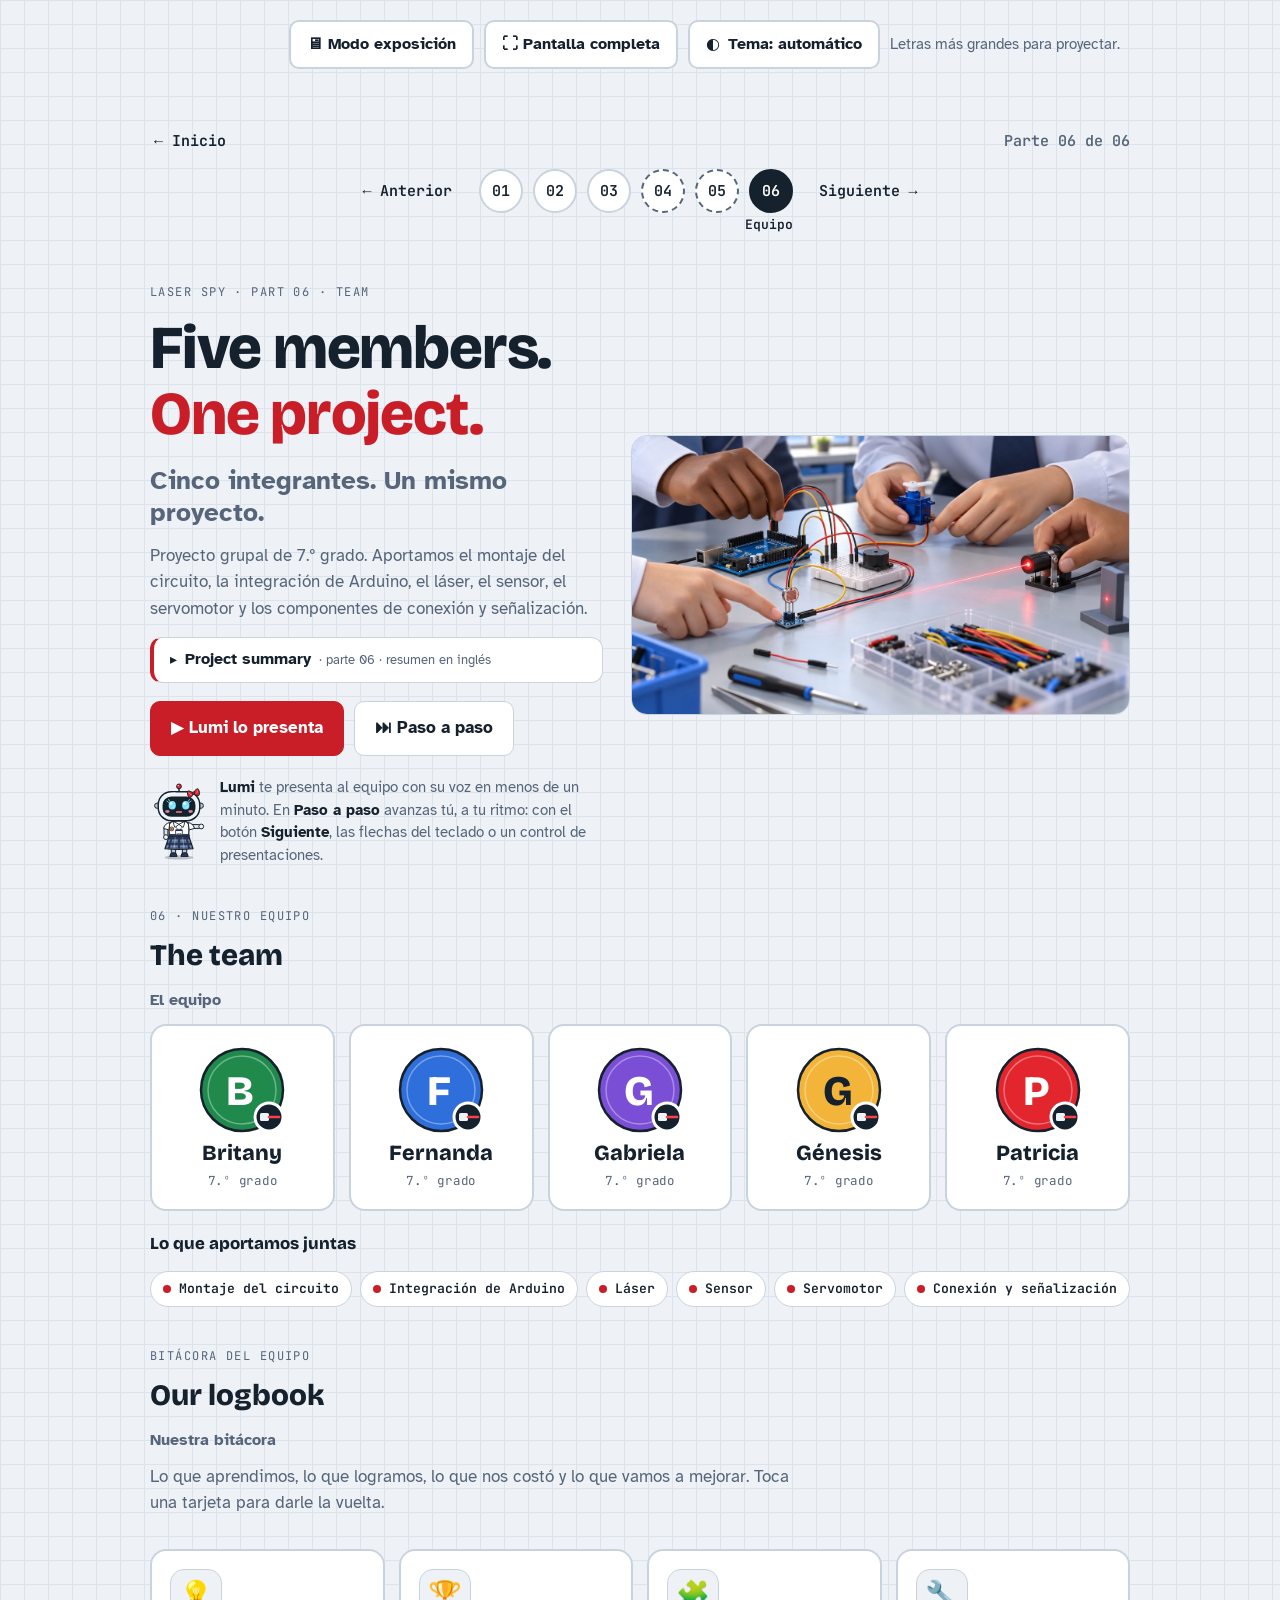
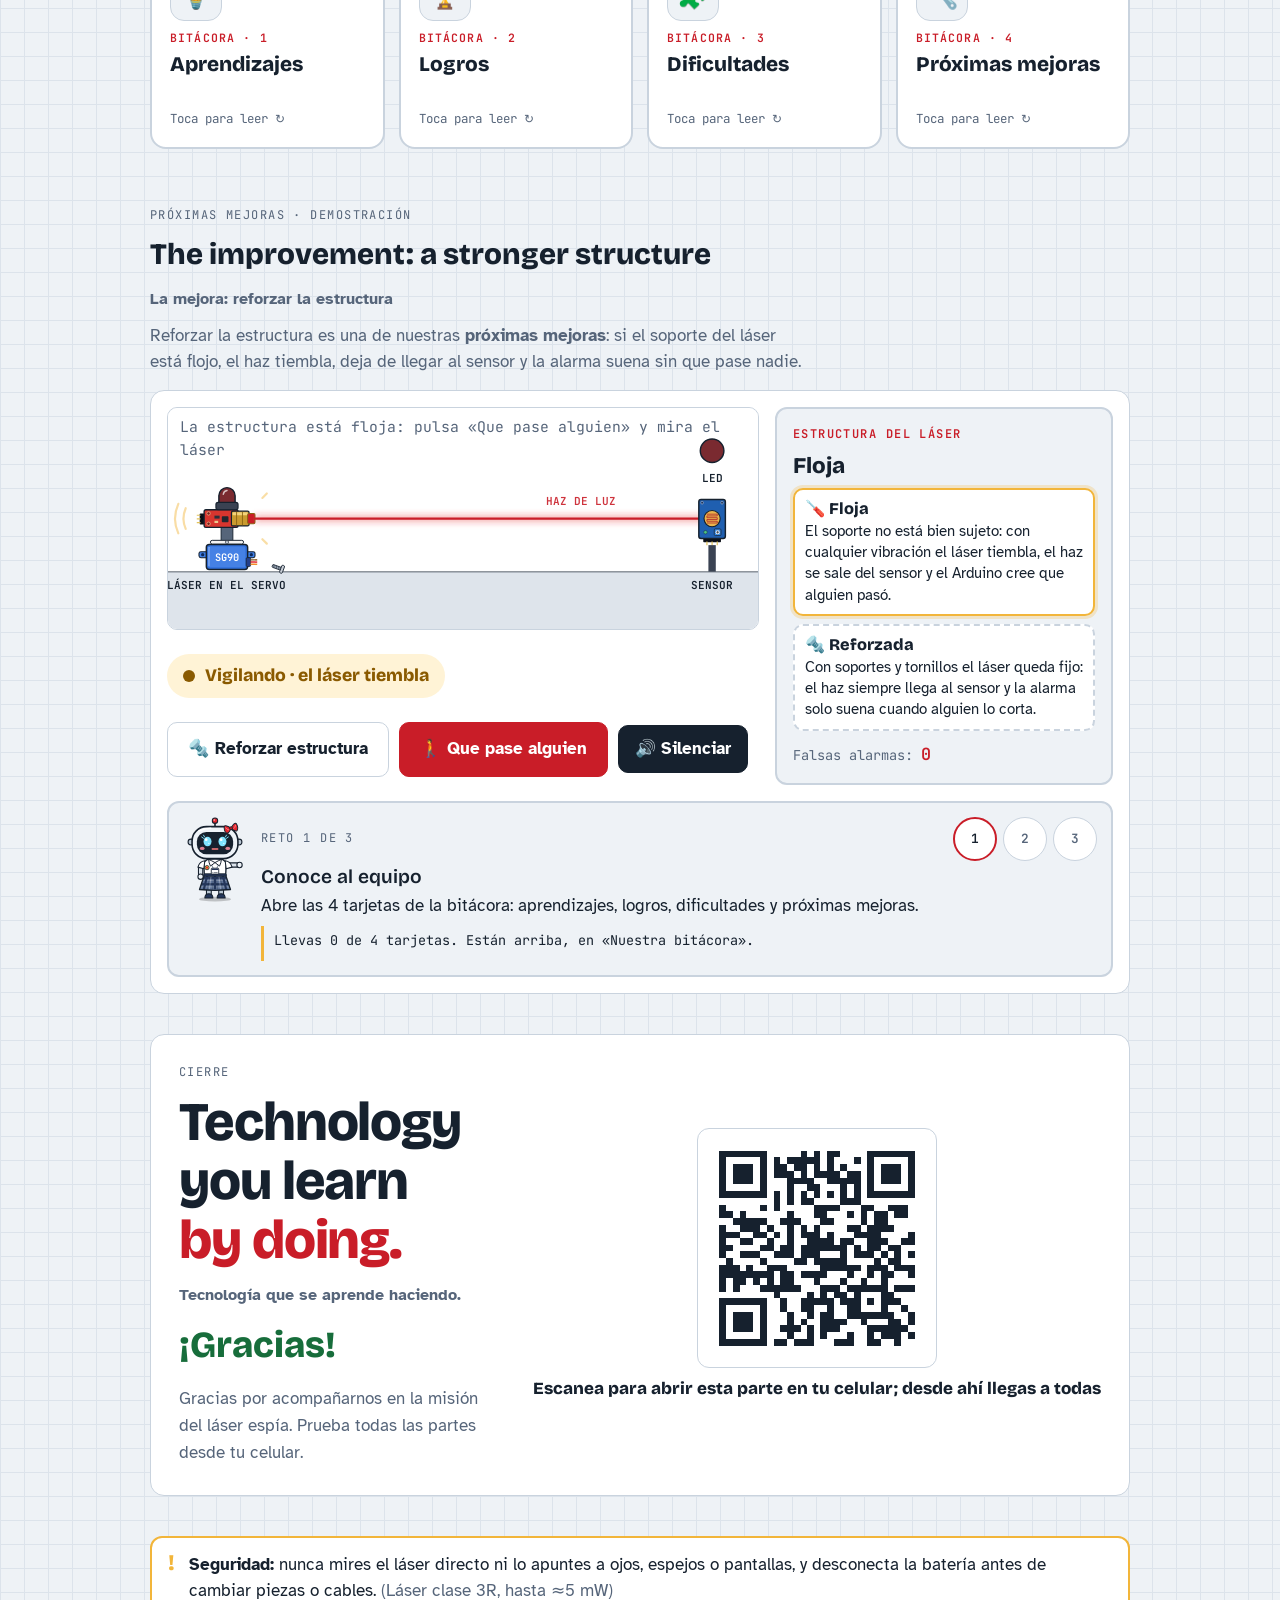
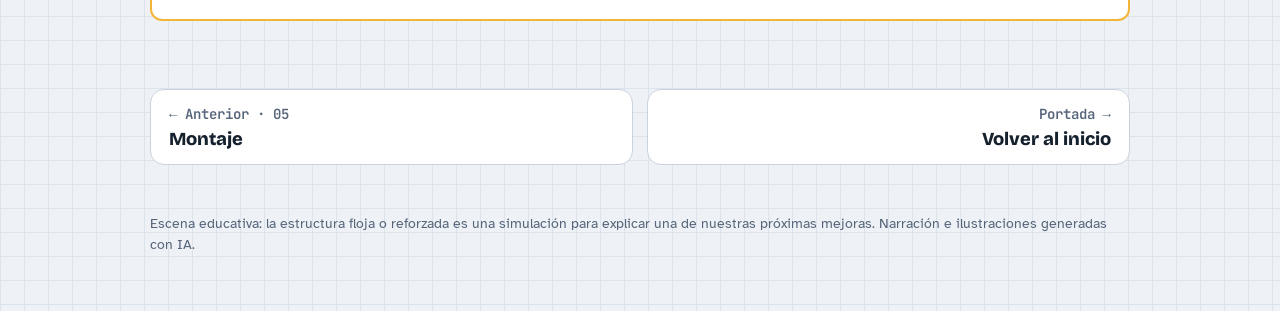
<file: equipo/index.html>
<!doctype html>
<html lang="es">
<head><script>try{var t=localStorage.getItem('laser-espia-theme');if(t==='light'||t==='dark')document.documentElement.dataset.theme=t}catch(e){}</script>
<meta charset="utf-8">
<meta name="viewport" content="width=device-width, initial-scale=1, viewport-fit=cover">
<meta name="description" content="Nuestro equipo: cinco integrantes, un mismo proyecto. Bitácora de aprendizajes, logros, dificultades y próximas mejoras del láser espía. Proyecto de robótica de 7.º grado.">
<meta property="og:title" content="Láser espía · 06 Equipo">
<meta property="og:description" content="Cinco integrantes. Un mismo proyecto. Tecnología que se aprende haciendo.">
<meta property="og:image" content="https://laser-espia.github.io/assets/hero06_web.jpg">
<meta property="og:url" content="https://laser-espia.github.io/equipo/">
<meta property="og:type" content="website">
<link rel="icon" href="data:image/svg+xml,%3Csvg xmlns='http://www.w3.org/2000/svg' viewBox='0 0 32 32'%3E%3Crect width='32' height='32' rx='7' fill='%2316212E'/%3E%3Crect x='4' y='13' width='9' height='6' rx='1.5' fill='%23EEF3F8'/%3E%3Cline x1='13' y1='16' x2='28' y2='16' stroke='%23E3262E' stroke-width='2.5'/%3E%3C/svg%3E">
<style>
/* Local Google Fonts: OFL notices and full licenses in *-OFL.txt beside this stylesheet. */
/* latin-ext */
@font-face {
  font-family: 'Atkinson Hyperlegible';
  font-style: normal;
  font-weight: 400;
  font-display: swap;
  src: url(../assets/fonts/atkinson-hyperlegible-400-latin-ext.woff2) format('woff2');
  unicode-range: U+0100-02BA, U+02BD-02C5, U+02C7-02CC, U+02CE-02D7, U+02DD-02FF, U+0304, U+0308, U+0329, U+1D00-1DBF, U+1E00-1E9F, U+1EF2-1EFF, U+2020, U+20A0-20AB, U+20AD-20C4, U+2113, U+2C60-2C7F, U+A720-A7FF;
}
/* latin */
@font-face {
  font-family: 'Atkinson Hyperlegible';
  font-style: normal;
  font-weight: 400;
  font-display: swap;
  src: url(../assets/fonts/atkinson-hyperlegible-400-latin.woff2) format('woff2');
  unicode-range: U+0000-00FF, U+0131, U+0152-0153, U+02BB-02BC, U+02C6, U+02DA, U+02DC, U+0304, U+0308, U+0329, U+2000-206F, U+20AC, U+2122, U+2191, U+2193, U+2212, U+2215, U+FEFF, U+FFFD;
}
/* latin-ext */
@font-face {
  font-family: 'Atkinson Hyperlegible';
  font-style: normal;
  font-weight: 700;
  font-display: swap;
  src: url(../assets/fonts/atkinson-hyperlegible-700-latin-ext.woff2) format('woff2');
  unicode-range: U+0100-02BA, U+02BD-02C5, U+02C7-02CC, U+02CE-02D7, U+02DD-02FF, U+0304, U+0308, U+0329, U+1D00-1DBF, U+1E00-1E9F, U+1EF2-1EFF, U+2020, U+20A0-20AB, U+20AD-20C4, U+2113, U+2C60-2C7F, U+A720-A7FF;
}
/* latin */
@font-face {
  font-family: 'Atkinson Hyperlegible';
  font-style: normal;
  font-weight: 700;
  font-display: swap;
  src: url(../assets/fonts/atkinson-hyperlegible-700-latin.woff2) format('woff2');
  unicode-range: U+0000-00FF, U+0131, U+0152-0153, U+02BB-02BC, U+02C6, U+02DA, U+02DC, U+0304, U+0308, U+0329, U+2000-206F, U+20AC, U+2122, U+2191, U+2193, U+2212, U+2215, U+FEFF, U+FFFD;
}
/* latin-ext */
@font-face {
  font-family: 'Bricolage Grotesque';
  font-style: normal;
  font-weight: 600;
  font-stretch: 100%;
  font-display: swap;
  src: url(../assets/fonts/bricolage-grotesque-600-800-latin-ext.woff2) format('woff2');
  unicode-range: U+0100-02BA, U+02BD-02C5, U+02C7-02CC, U+02CE-02D7, U+02DD-02FF, U+0304, U+0308, U+0329, U+1D00-1DBF, U+1E00-1E9F, U+1EF2-1EFF, U+2020, U+20A0-20AB, U+20AD-20C4, U+2113, U+2C60-2C7F, U+A720-A7FF;
}
/* latin */
@font-face {
  font-family: 'Bricolage Grotesque';
  font-style: normal;
  font-weight: 600;
  font-stretch: 100%;
  font-display: swap;
  src: url(../assets/fonts/bricolage-grotesque-600-800-latin.woff2) format('woff2');
  unicode-range: U+0000-00FF, U+0131, U+0152-0153, U+02BB-02BC, U+02C6, U+02DA, U+02DC, U+0304, U+0308, U+0329, U+2000-206F, U+20AC, U+2122, U+2191, U+2193, U+2212, U+2215, U+FEFF, U+FFFD;
}
/* latin-ext */
@font-face {
  font-family: 'Bricolage Grotesque';
  font-style: normal;
  font-weight: 800;
  font-stretch: 100%;
  font-display: swap;
  src: url(../assets/fonts/bricolage-grotesque-600-800-latin-ext.woff2) format('woff2');
  unicode-range: U+0100-02BA, U+02BD-02C5, U+02C7-02CC, U+02CE-02D7, U+02DD-02FF, U+0304, U+0308, U+0329, U+1D00-1DBF, U+1E00-1E9F, U+1EF2-1EFF, U+2020, U+20A0-20AB, U+20AD-20C4, U+2113, U+2C60-2C7F, U+A720-A7FF;
}
/* latin */
@font-face {
  font-family: 'Bricolage Grotesque';
  font-style: normal;
  font-weight: 800;
  font-stretch: 100%;
  font-display: swap;
  src: url(../assets/fonts/bricolage-grotesque-600-800-latin.woff2) format('woff2');
  unicode-range: U+0000-00FF, U+0131, U+0152-0153, U+02BB-02BC, U+02C6, U+02DA, U+02DC, U+0304, U+0308, U+0329, U+2000-206F, U+20AC, U+2122, U+2191, U+2193, U+2212, U+2215, U+FEFF, U+FFFD;
}
/* latin-ext */
@font-face {
  font-family: 'JetBrains Mono';
  font-style: normal;
  font-weight: 400;
  font-display: swap;
  src: url(../assets/fonts/jetbrains-mono-400-600-latin-ext.woff2) format('woff2');
  unicode-range: U+0100-02BA, U+02BD-02C5, U+02C7-02CC, U+02CE-02D7, U+02DD-02FF, U+0304, U+0308, U+0329, U+1D00-1DBF, U+1E00-1E9F, U+1EF2-1EFF, U+2020, U+20A0-20AB, U+20AD-20C4, U+2113, U+2C60-2C7F, U+A720-A7FF;
}
/* latin */
@font-face {
  font-family: 'JetBrains Mono';
  font-style: normal;
  font-weight: 400;
  font-display: swap;
  src: url(../assets/fonts/jetbrains-mono-400-600-latin.woff2) format('woff2');
  unicode-range: U+0000-00FF, U+0131, U+0152-0153, U+02BB-02BC, U+02C6, U+02DA, U+02DC, U+0304, U+0308, U+0329, U+2000-206F, U+20AC, U+2122, U+2191, U+2193, U+2212, U+2215, U+FEFF, U+FFFD;
}
/* latin-ext */
@font-face {
  font-family: 'JetBrains Mono';
  font-style: normal;
  font-weight: 600;
  font-display: swap;
  src: url(../assets/fonts/jetbrains-mono-400-600-latin-ext.woff2) format('woff2');
  unicode-range: U+0100-02BA, U+02BD-02C5, U+02C7-02CC, U+02CE-02D7, U+02DD-02FF, U+0304, U+0308, U+0329, U+1D00-1DBF, U+1E00-1E9F, U+1EF2-1EFF, U+2020, U+20A0-20AB, U+20AD-20C4, U+2113, U+2C60-2C7F, U+A720-A7FF;
}
/* latin */
@font-face {
  font-family: 'JetBrains Mono';
  font-style: normal;
  font-weight: 600;
  font-display: swap;
  src: url(../assets/fonts/jetbrains-mono-400-600-latin.woff2) format('woff2');
  unicode-range: U+0000-00FF, U+0131, U+0152-0153, U+02BB-02BC, U+02C6, U+02DA, U+02DC, U+0304, U+0308, U+0329, U+2000-206F, U+20AC, U+2122, U+2191, U+2193, U+2212, U+2215, U+FEFF, U+FFFD;
}

:root{padding-top:env(safe-area-inset-top,0px);padding-bottom:env(safe-area-inset-bottom,0px)}body{margin:0}img{max-width:100%}[hidden]{display:none!important}</style>
<title>Láser espía · 06 Equipo</title>
<style>
/* Mismo sistema que las partes 01, 02 y 03: cuaderno de laboratorio en papel cuadriculado, una sola columna, la escena manda */
:root{
  --paper:#EEF2F6; --grid:#DCE3EB; --card:#FFFFFF; --ink:#16212E; --muted:#56657A; --line:#C9D3DE;
  --laser:#C91D28; --laser-glow:rgba(227,38,46,.35); --ok:#176D3B; --ok-bg:#E2F4EA; --alarm-bg:#FDE4E5;
  --amber:#F2B53A; --focus:#8A5A00; --on-laser:#FFFFFF; --room:#FFFFFF; --floor:#C9D3DE; --wall:#7C8BA0; --warn-bg:#FFF3D6; --warn:#8A5A00;
  --display:"Bricolage Grotesque",ui-sans-serif,system-ui,sans-serif;
  --body:"Atkinson Hyperlegible",ui-sans-serif,system-ui,sans-serif;
  --mono:"JetBrains Mono",ui-monospace,Consolas,monospace;
}
@media (prefers-color-scheme: dark){:root:not([data-theme="light"]){
  --paper:#0F1722; --grid:#18222F; --card:#152030; --ink:#E6ECF3; --muted:#93A2B6; --line:#26354A;
  --laser:#FF4048; --laser-glow:rgba(255,64,72,.45); --ok:#4CC383; --ok-bg:#12301F; --alarm-bg:#3A1418;
  --amber:#F2B53A; --focus:#F2B53A; --on-laser:#FFFFFF; --room:#1A2738; --floor:#2A3A50; --wall:#53647C; --warn-bg:#33270F; --warn:#F2B53A; color-scheme:dark}}
:root[data-theme="dark"]{
  --paper:#0F1722; --grid:#18222F; --card:#152030; --ink:#E6ECF3; --muted:#93A2B6; --line:#26354A;
  --laser:#FF4048; --laser-glow:rgba(255,64,72,.45); --ok:#4CC383; --ok-bg:#12301F; --alarm-bg:#3A1418;
  --amber:#F2B53A; --focus:#F2B53A; --on-laser:#FFFFFF; --room:#1A2738; --floor:#2A3A50; --wall:#53647C; --warn-bg:#33270F; --warn:#F2B53A; color-scheme:dark}

*{box-sizing:border-box}
[hidden]{display:none!important}
body{background:var(--paper);color:var(--ink);font-family:var(--body);font-size:17px;line-height:1.55;
  background-image:linear-gradient(var(--grid) 1px,transparent 1px),linear-gradient(90deg,var(--grid) 1px,transparent 1px);
  background-size:24px 24px;
  padding-left:max(16px,env(safe-area-inset-left,0px));padding-right:max(16px,env(safe-area-inset-right,0px));padding-block:20px 56px}
.wrap{max-width:980px;margin:0 auto;display:flex;flex-direction:column;gap:40px}
h1,h2,h3{font-family:var(--display);text-wrap:balance;margin:0;line-height:1.08}
h1{font-size:clamp(2.2rem,6vw,3.8rem);font-weight:800;letter-spacing:-.02em}
h1 span{color:var(--laser)}
h2{font-size:clamp(1.4rem,3.4vw,1.85rem);font-weight:800}
h3{font-size:1.1rem;font-weight:600}
p{margin:0}
code{font-family:var(--mono);font-size:.9em}
.eyebrow{font-family:var(--mono);font-size:.75rem;letter-spacing:.12em;text-transform:uppercase;color:var(--muted)}
.lead{color:var(--muted);max-width:60ch;font-size:1.08rem}
section{display:flex;flex-direction:column;gap:14px}
.panel{background:var(--card);border:1px solid var(--line);border-radius:14px;padding:20px}

/* Portada */
.hero{display:grid;grid-template-columns:minmax(0,1fr) minmax(0,1.1fr);gap:28px;align-items:center}
.hero .txt{display:flex;flex-direction:column;gap:14px;min-width:0}
.hero figure{margin:0;border-radius:16px;overflow:hidden;border:1px solid var(--line);aspect-ratio:16/9;max-width:100%;background:var(--card)}
.hero figure img{width:100%;height:100%;object-fit:cover;display:block}
@media (max-width:760px){.hero{grid-template-columns:1fr}.hero figure{order:-1}}
.cta{display:flex;flex-wrap:wrap;gap:10px;margin-top:4px}

button,.btn{font:inherit;font-weight:700;border-radius:10px;padding:10px 16px;border:1px solid var(--line);background:var(--card);color:var(--ink);cursor:pointer;text-decoration:none;display:inline-flex;align-items:center;gap:8px}
button.primary,.btn.primary{background:#C91D28;border-color:#C91D28;color:#FFFFFF}
button.big{font-size:1.08rem;padding:13px 20px}
button[aria-pressed="true"]{background:var(--ink);color:var(--card);border-color:var(--ink)}
button:disabled{opacity:.5;cursor:default}
button:focus-visible,.btn:focus-visible,summary:focus-visible{outline:3px solid var(--focus);outline-offset:2px}

/* Mesa de trabajo */
.sim{display:flex;flex-direction:column;gap:16px;padding:16px}
@media (min-width:861px){
  .sim{display:grid;grid-template-columns:minmax(0,1.75fr) minmax(0,1fr);align-items:start}
  .sim>.stage{grid-column:1;grid-row:1}
  .sim>.info{grid-column:2;grid-row:1 / span 3}
  .sim>.status{grid-column:1;grid-row:2}
  .sim>.controls{grid-column:1;grid-row:3}
  .sim>.mission{grid-column:1 / -1;grid-row:4}
}
/* modo exposición: el dibujo usa todo el ancho y la comparación va debajo; durante el recorrido vuelve el diseño lado a lado, que cabe sobre la barra */
@media (min-width:861px){html[data-presentation="true"] .sim:not(.touring){display:flex;align-items:stretch}html[data-presentation="true"] .sim:not(.touring) .info .cmp{display:grid;grid-template-columns:repeat(2,minmax(0,1fr));gap:12px}}
@media (min-width:701px){html[data-presentation="true"] .closing{grid-template-columns:minmax(0,1fr) minmax(240px,380px)}html[data-presentation="true"] .closing figcaption{max-width:24ch}}
.stage{position:relative;border-radius:10px;overflow:hidden;background:var(--paper);border:1px solid var(--line)}
@media (max-width:820px){.stage{position:sticky;top:env(safe-area-inset-top,0px);z-index:6;box-shadow:0 8px 18px rgba(0,0,0,.35)}.sim.touring .stage{position:relative;box-shadow:none}}
.stage svg{display:block;width:100%;height:auto;touch-action:manipulation;user-select:none;-webkit-user-select:none}
.gonetag-out{display:none;font-family:var(--mono);font-size:13px;font-weight:600;fill:var(--muted);pointer-events:none;paint-order:stroke;stroke:var(--room);stroke-width:4px;stroke-linejoin:round}
.hint{position:absolute;left:12px;top:8px;font-size:.92rem;color:var(--muted);font-family:var(--mono);pointer-events:none}
@media (max-width:600px){.hint{display:none!important}}
.scene-msg{position:absolute;left:12px;top:6px;transform:none;max-width:min(70%,calc(100% - 20px));width:max-content;text-align:center;
  font-family:var(--display);font-weight:800;font-size:clamp(.88rem,2.6vw,1.2rem);line-height:1.25;padding:6px 12px;border-radius:12px;
  background:var(--card);color:var(--ink);border:2px solid var(--line);box-shadow:0 6px 18px rgba(0,0,0,.18);pointer-events:none}
.scene-msg.alert{border-color:var(--laser);color:var(--laser);background:var(--alarm-bg)}
.scene-msg.ok{border-color:var(--ok);color:var(--ok);background:var(--ok-bg)}
.scene-msg.none{border-color:var(--muted)}
@media (max-width:600px){.scene-msg{position:static;transform:none;max-width:none;width:auto;margin:0;border-radius:0;border-width:2px 0 0;box-shadow:none;font-size:.95rem}}
.status{display:flex;flex-wrap:wrap;gap:12px;align-items:center;justify-content:space-between}
.pill{font-family:var(--display);font-weight:800;font-size:1.1rem;padding:8px 16px;border-radius:999px;display:inline-flex;gap:10px;align-items:center}
.pill .dot{width:12px;height:12px;border-radius:50%;background:currentColor;flex:none}
.pill.idle{background:var(--paper);color:var(--muted);border:1px solid var(--line)}
.pill.ok{background:var(--ok-bg);color:var(--ok)}
.pill.warn{background:var(--warn-bg);color:var(--warn)}
.pill.alarm{background:var(--alarm-bg);color:var(--laser);animation:blink .35s steps(2) infinite}
@keyframes blink{50%{opacity:.55}}
.missing{font-family:var(--mono);font-size:.82rem;color:var(--muted)}
.controls{display:flex;flex-wrap:wrap;gap:10px;align-items:center}
.controls button{min-height:48px}
@media (max-width:600px){.controls{display:grid;grid-template-columns:minmax(0,1fr) minmax(0,1fr)}.controls .primary{grid-column:1/-1;justify-content:center}.controls button{justify-content:center;min-width:0;font-size:1rem;padding-inline:10px}}

/* Ficha de la pieza */
.info{display:flex;flex-direction:column;gap:10px;padding:16px;border-radius:12px;border:2px solid var(--line);background:var(--paper);min-width:0}
.info h3{font-family:var(--display);font-weight:800;font-size:1.4rem}
.info .cat{color:var(--laser);font-weight:600}
.info dl{margin:0;display:flex;flex-direction:column;gap:8px}
.info dt{font-family:var(--mono);font-size:.74rem;letter-spacing:.08em;text-transform:uppercase;color:var(--muted);font-weight:600}
.info dd{margin:0;font-size:.98rem;line-height:1.45}
.info dd.analog{border-left:3px solid var(--amber);padding-left:10px}
.info .empty{color:var(--muted)}
.info .falta{border-top:1px dashed var(--line);padding-top:10px;display:flex;flex-direction:column;gap:8px;align-items:flex-start}
.info .falta button{min-height:46px}
.info .falta button.removed{border-color:var(--ok);color:var(--ok)}
.info .gonenote{font-size:.9rem;color:var(--muted)}

/* Retos */
.mission{display:flex;gap:14px;align-items:flex-start;padding:14px;border-radius:12px;border:2px solid var(--line);background:var(--paper);transition:border-color .3s,background .3s}
.mission .avatar{width:64px;flex:none}
.mission .avatar svg{display:block;width:100%;height:auto}
.mission .eye{transform-box:fill-box;transform-origin:center;animation:blinkEye 4.2s infinite}
.mbody{flex:1;min-width:0;display:flex;flex-direction:column;gap:6px}
.mhead{display:flex;justify-content:space-between;align-items:center;gap:10px}
.mdots{display:flex;gap:6px}
.mdots button{width:30px;height:30px;padding:0;border-radius:50%;justify-content:center;font-family:var(--mono);font-size:.8rem;font-weight:600;color:var(--muted)}
.mdots button[aria-current="step"]{border-color:var(--laser);color:var(--ink);border-width:2px}
.mdots button.ok{background:var(--ok);border-color:var(--ok);color:var(--on-laser)}
.mission h3{font-size:1.2rem}
.mission .goal{margin:0}
.mlive{margin:0;font-family:var(--mono);font-size:.84rem;line-height:1.5;color:var(--ink);border-left:3px solid var(--amber);padding:4px 0 4px 10px;min-height:2.6em}
.quizzes{display:flex;flex-direction:column;gap:10px}
.qrow{display:flex;flex-direction:column;gap:6px}
.qrow .qt{font-family:var(--display);font-weight:800;font-size:1.05rem}
.qrow.done .qt::after{content:" ✓";color:var(--ok)}
.quiz{display:flex;flex-wrap:wrap;gap:8px}
.quiz button{min-height:44px}
.quiz button.wrong{border-color:var(--laser);color:var(--laser);text-decoration:line-through}
.quiz button.right{background:var(--ok);border-color:var(--ok);color:var(--on-laser)}
.mdone{display:flex;flex-wrap:wrap;gap:10px;align-items:center;justify-content:space-between}
.mdone p{margin:0;flex:1 1 260px;color:var(--ink)}
.mdone p:empty{display:none}
.mission.solved,.mission.all{border-color:var(--ok);background:var(--ok-bg)}
.mission.solved .mdone p::before{content:"Lo que aprendiste: ";font-weight:700}
@media (max-width:600px){.mission .avatar{display:none}.mission{padding:12px}}

.two{display:grid;grid-template-columns:repeat(auto-fit,minmax(280px,1fr));gap:16px}
.two>*{min-width:0}
ul.bul{margin:0;padding-left:20px;display:flex;flex-direction:column;gap:8px}
.bugs{display:grid;grid-template-columns:repeat(auto-fit,minmax(280px,1fr));gap:14px}
.bug{background:var(--card);border:1px solid var(--line);border-radius:14px;padding:18px;display:flex;flex-direction:column;gap:6px;min-width:0}
.bug .tag{font-family:var(--mono);font-size:.72rem;letter-spacing:.1em;text-transform:uppercase;color:var(--laser);font-weight:600;margin-top:6px}
.bug .tag.cause{color:#5B9BE0}
.bug .tag.test{color:var(--ok)}

ol.steps{list-style:none;margin:0;padding:0;display:grid;grid-template-columns:repeat(auto-fit,minmax(200px,1fr));gap:12px}
ol.steps li{background:var(--card);border:1px solid var(--line);border-radius:12px;padding:14px;display:flex;flex-direction:column;gap:6px}
ol.steps .who{font-family:var(--mono);font-size:.75rem;color:var(--laser);letter-spacing:.06em;text-transform:uppercase}
ol.steps .say{font-size:.95rem}
ol.steps .do{font-size:.85rem;color:var(--muted)}
.qa{display:flex;flex-direction:column;gap:8px}
details{background:var(--card);border:1px solid var(--line);border-radius:12px;padding:12px 16px}
summary{cursor:pointer;font-weight:700}
details p{margin-top:8px;color:var(--muted)}
.share{display:grid;grid-template-columns:auto minmax(0,1fr);gap:24px;align-items:center}
.share img{width:220px;max-width:100%;border-radius:12px;border:1px solid var(--line);background:#fff;padding:8px}
@media (max-width:600px){.share{grid-template-columns:1fr}.share img{margin:0 auto}}
.safety{display:flex;gap:14px;align-items:flex-start;border:2px solid var(--amber);border-radius:12px;padding:14px 16px;background:var(--card)}
.safety .ico{font-family:var(--display);font-weight:800;font-size:1.4rem;color:var(--amber);line-height:1}
footer{color:var(--muted);font-size:.85rem}
.toast{position:fixed;left:50%;bottom:calc(20px + env(safe-area-inset-bottom,0px));transform:translateX(-50%);background:var(--ok);color:var(--on-laser);font-weight:700;padding:10px 18px;border-radius:999px;box-shadow:0 6px 24px rgba(0,0,0,.2);z-index:20;max-width:calc(100% - 32px);text-align:center}
.sim.touring .controls button:not(#sound),.sim.touring .mission button,.sim.touring .info button,.touring .bcard{pointer-events:none}
.sim.touring .controls button:not(#sound),.sim.touring .mission button,.sim.touring .info button{opacity:.55}
/* Recorrido guiado por Lumi: foco con sombra gigante, robot que viaja y barra de subtítulos */
.lumi-card{display:flex;align-items:center;gap:12px;margin-top:6px}
.lumi-card .avatar{width:58px;flex:none}
.lumi-card p{font-size:.92rem;color:var(--muted);margin:0}
.lumi-card b{color:var(--ink)}
.tour-spot{position:fixed;left:0;top:0;width:0;height:0;z-index:1000;border-radius:16px;pointer-events:none;
  box-shadow:0 0 0 3px #F2B53A,0 0 28px 8px rgba(242,181,58,.45),0 0 0 200vmax rgba(5,9,15,.74);
  transition:left .45s ease,top .45s ease,width .45s ease,height .45s ease}
.lumi{position:fixed;left:0;top:0;z-index:1002;width:118px;pointer-events:none;transition:transform .8s cubic-bezier(.3,1.25,.5,1);will-change:transform}
.lumi .bob{animation:bob 2.4s ease-in-out infinite}
.lumi svg,.lumi-card svg{display:block;width:100%;height:auto;overflow:visible}
@keyframes bob{50%{transform:translateY(-7px)}}
.lumi .eye,.lumi-card .eye{transform-box:fill-box;transform-origin:center;animation:blinkEye 4.2s infinite}
@keyframes blinkEye{0%,92%,100%{transform:scaleY(1)}95%{transform:scaleY(.1)}}
.lumi .arm-r{transform-box:fill-box;transform-origin:0% 50%}
.lumi.wave .arm-r{animation:wave .5s ease-in-out 4 alternate}
@keyframes wave{from{transform:rotate(10deg)}to{transform:rotate(-40deg)}}
.tour-bar{position:fixed;z-index:1003;left:50%;bottom:calc(14px + env(safe-area-inset-bottom,0px));transform:translateX(-50%);
  width:min(680px,calc(100% - 24px));background:#0F1722;color:#F3F6FA;border:1px solid #2A3B52;border-radius:18px;
  padding:12px 12px 12px 14px;display:flex;gap:12px;align-items:center;box-shadow:0 12px 40px rgba(0,0,0,.45)}
.tour-bar .who{font-family:var(--mono);font-size:.7rem;letter-spacing:.12em;text-transform:uppercase;color:#F2B53A}
.tour-bar .txt{flex:1;min-width:0;display:flex;flex-direction:column;gap:2px}
.tour-bar .say{font-size:clamp(.92rem,2.4vw,1.08rem);line-height:1.4;margin:0}
.tour-bar button{background:#1C2A3C;color:#F3F6FA;border-color:#2A3B52;padding:0;width:46px;height:46px;justify-content:center;border-radius:50%;flex:none;font-size:1.05rem}
.tour-bar button:focus-visible{outline-color:#F2B53A}
.tour-bar .play{position:relative;width:56px;height:56px;background:#F3F6FA;color:#0F1722}
.tour-bar .play svg{position:absolute;inset:-4px;width:64px;height:64px;transform:rotate(-90deg);pointer-events:none}
.tour-bar .ctrls{display:flex;gap:8px;flex:none;align-items:center}
.tour-bar .next{width:auto;padding:0 18px;border-radius:999px;background:#E3262E;border-color:#E3262E;color:#fff;font-weight:800;font-size:1rem}
.tour-bar button:disabled{opacity:.35}
@media (max-width:760px){.tour-bar{flex-wrap:wrap}.tour-bar .txt{flex-basis:calc(100% - 70px)}.tour-bar .ctrls{margin-left:auto}}
@media (max-width:600px){.lumi{width:76px}.tour-bar{flex-wrap:wrap}.tour-bar .txt{flex-basis:calc(100% - 70px)}.tour-bar .ctrls{margin-left:auto}}
/* zoom de presentación: el objetivo del recorrido se agranda por encima de sus vecinos (fondo y borde los pone el motor) */
.tz{z-index:999}.tz:not(.tzp){position:relative}
@media (prefers-reduced-motion: reduce){.pill.alarm{animation:none}.tour-spot,.lumi{transition:none}.lumi .bob,.lumi .eye,.lumi-card .eye,.mission .eye,.lumi.wave .arm-r{animation:none}.piece .art{transition:none}}

/* Parte 06 · Equipo */
.team{display:grid;grid-template-columns:repeat(5,minmax(0,1fr));gap:14px;list-style:none;margin:0;padding:0}
.member{background:var(--card);border:2px solid var(--line);border-radius:16px;padding:18px 12px;display:flex;flex-direction:column;align-items:center;gap:6px;text-align:center;min-width:0}
.member .ava{width:92px;height:92px;flex:none}
.member .ava svg{display:block;width:100%;height:100%}
.member .nm{font-family:var(--display);font-weight:800;font-size:1.35rem;line-height:1.1;overflow-wrap:anywhere}
.member .gr{font-family:var(--mono);font-size:.78rem;letter-spacing:.06em;color:var(--muted)}
.member.pop{animation:pop 1s ease-out}
@keyframes pop{25%{transform:translateY(-10px) scale(1.05);border-color:var(--amber);box-shadow:0 0 0 4px rgba(242,181,58,.35)}}
@media (max-width:700px){.team{grid-template-columns:repeat(2,minmax(0,1fr));gap:10px}.member:last-child:nth-child(odd){grid-column:1/-1}.member .ava{width:74px;height:74px}.member .nm{font-size:1.2rem}}
.chips{display:flex;flex-wrap:wrap;gap:8px;list-style:none;margin:0;padding:0}
.chips li{font-family:var(--mono);font-size:.82rem;font-weight:600;padding:7px 12px;border-radius:999px;border:1px solid var(--line);background:var(--card);display:inline-flex;align-items:center;gap:8px}
.chips li::before{content:"";width:8px;height:8px;border-radius:50%;background:var(--laser);flex:none}
.sub{font-family:var(--display);font-weight:800;font-size:1.05rem;margin-top:6px}

/* Bitácora: tarjetas que se dan vuelta */
.log{display:grid;grid-template-columns:repeat(4,minmax(0,1fr));gap:14px}
@media (max-width:900px){.log{grid-template-columns:repeat(2,minmax(0,1fr))}}
@media (max-width:520px){.log{grid-template-columns:1fr}}
.bcard{font:inherit;color:inherit;text-align:left;background:none;border:0;padding:0;display:grid;cursor:pointer;perspective:1000px;min-width:0;border-radius:16px;font-weight:400}
.bcard[aria-expanded]{background:none;color:inherit;border:0}
.bcard:focus-visible{outline:3px solid var(--focus);outline-offset:3px}
.bcard .face{grid-area:1 / 1;display:flex;flex-direction:column;gap:8px;padding:18px;border-radius:16px;border:2px solid var(--line);background:var(--card);color:var(--ink);
  backface-visibility:hidden;-webkit-backface-visibility:hidden;transition:transform .55s cubic-bezier(.3,1.2,.5,1);min-height:200px;min-width:0}
.bcard .back{transform:rotateY(180deg);border-color:var(--amber);background:var(--card)}
.bcard[aria-expanded="true"] .front{transform:rotateY(-180deg)}
.bcard[aria-expanded="true"] .back{transform:rotateY(0deg)}
.bcard .ico{width:52px;height:52px;border-radius:14px;display:flex;align-items:center;justify-content:center;font-size:1.7rem;background:var(--paper);border:1px solid var(--line)}
.bcard .k{font-family:var(--mono);font-size:.72rem;letter-spacing:.1em;text-transform:uppercase;color:var(--laser);font-weight:600}
.bcard .t{font-family:var(--display);font-weight:800;font-size:1.3rem;line-height:1.1}
.bcard .tap{margin-top:auto;font-family:var(--mono);font-size:.78rem;color:var(--muted)}
.bcard .txt{font-size:1.02rem;line-height:1.5}
.bcard.seen .front .k::after{content:" ✓";color:var(--ok)}

/* La mejora: estructura floja / reforzada */
.info .cmp{display:flex;flex-direction:column;gap:8px;margin:0;padding:0;list-style:none}
.info .cmp li{border:2px solid var(--line);border-radius:10px;padding:8px 10px;font-size:.95rem;line-height:1.4;background:var(--card);transition:border-color .3s,opacity .3s}
.info .cmp li b{display:block;font-family:var(--display);font-size:1.02rem}
.info .cmp li.on{border-color:var(--amber);box-shadow:0 0 0 3px rgba(242,181,58,.25)}
.info .cmp li:not(.on){border-style:dashed}
.count{font-family:var(--mono);font-size:.85rem;color:var(--muted)}
.count b{color:var(--laser);font-size:1.05rem}
@media (max-width:600px){.controls #estructuraBtn{grid-column:1/-1}}
#brackets,#looseScrew,#shakeMarks{transition:opacity .35s,transform .35s cubic-bezier(.3,1.5,.5,1)}
#brackets{opacity:0;transform:translateY(-10px)}
#scene.ref #brackets{opacity:1;transform:none}
#scene.ref #looseScrew{opacity:0}

/* Cierre */
.closing{display:grid;grid-template-columns:minmax(0,1fr) auto;gap:28px;align-items:center;padding:28px}
.closing .big{font-size:clamp(2rem,5.6vw,3.4rem);font-weight:800;letter-spacing:-.02em}
.closing .big span{color:var(--laser)}
.closing .thanks{font-family:var(--display);font-weight:800;font-size:clamp(1.6rem,4vw,2.3rem);color:var(--ok)}
.closing figure{margin:0;display:flex;flex-direction:column;align-items:center;gap:8px}
.closing figure img{width:240px;max-width:100%;border-radius:12px;border:1px solid var(--line);background:#fff;padding:8px;image-rendering:pixelated}
.closing figcaption{font-family:var(--display);font-weight:800;text-align:center}
@media (max-width:700px){.closing{grid-template-columns:1fr;padding:20px}.closing figure img{width:200px}}
@media (prefers-reduced-motion: reduce){.bcard .face,#brackets,#looseScrew,#shakeMarks{transition:none}.member.pop{animation:none}}
</style>

<style>.presentation-tools{display:flex;align-items:center;justify-content:flex-end;flex-wrap:wrap;gap:10px}
.presentation-tools button{font:inherit;font-size:16px;font-weight:700;padding:10px 16px;border-radius:10px;border:2px solid var(--line,#C9D3DE);background:var(--card,#fff);color:var(--ink,#16212E);cursor:pointer;min-height:44px;min-width:44px}
.presentation-tools button:focus-visible{outline:3px solid var(--focus,#806000);outline-offset:3px}
.presentation-tools button[aria-pressed="true"]{background:#C91D28;border-color:#C91D28;color:#fff}
.presentation-hint,.presentation-tools [role="status"]{font-size:15px;color:var(--muted,#56657A)}
@media(min-width:1000px){
  /* los tamaños de las páginas van en rem: crecer la raíz agranda todo, no solo el texto suelto */
  html[data-presentation="true"]:not([data-support="true"]){font-size:21px}
  html[data-presentation="true"]:not([data-support="true"]) body{font-size:1.3rem}
  html[data-presentation="true"] .wrap:not([data-module]){max-width:1500px}
  html[data-presentation="true"] .tour-bar{width:calc(100% - 48px);max-width:1400px;padding:18px 22px}
  html[data-presentation="true"] .tour-bar .say{font-size:24px;line-height:1.35}
  html[data-presentation="true"] .tour-bar .who{font-size:18px;letter-spacing:.04em}
  html[data-presentation="true"] .tour-bar button{min-width:52px;min-height:52px;font-size:20px}
  html[data-presentation="true"] .tour-bar .next{font-size:20px}
  html[data-presentation="true"] .lumi-card p{font-size:22px}
  html[data-presentation="true"] .presentation-tools button{font-size:20px;padding:12px 20px;min-height:52px}
  html[data-presentation="true"] .presentation-hint,html[data-presentation="true"] .presentation-tools [role="status"]{font-size:18px}
  /* etiquetas pequeñas (PASO 1, CONTROL, BITÁCORA…) legibles desde el fondo del salón */
  html[data-presentation="true"]:not([data-support="true"]) .eyebrow,html[data-presentation="true"]:not([data-support="true"]) .n,html[data-presentation="true"]:not([data-support="true"]) .k,html[data-presentation="true"]:not([data-support="true"]) .cat{font-size:.9rem}
}
@media(max-width:600px){.presentation-tools{justify-content:flex-start}.presentation-tools button{font-size:14px;padding:9px 11px;min-height:44px}.presentation-hint{width:100%}}
/* Objetivos táctiles de al menos 44 px en todas las partes (iPad, celular) */
.presentation-tools button[hidden]{display:none}
.mdots button{width:44px;height:44px}
main[data-module] details.legend>summary{min-height:44px;display:inline-flex;align-items:center}
input#servo,input#umbral,input#servoAngle{height:44px}
#walk,#sound,#lampBtn{min-height:44px}
/* Inglés ligero: el sitio sigue en español; el inglés va en estilo secundario */
.en{font-style:italic;font-weight:400;color:var(--muted,#56657A);font-size:.82em;letter-spacing:0;text-transform:none}
.en-summary{margin:0;max-width:62ch;border:1px solid var(--line,#C9D3DE);border-left:4px solid var(--laser,#C91D28);border-radius:12px;background:var(--card,#fff);color:var(--ink,#16212E);padding:0 16px;font-size:.92em;line-height:1.5}
.en-summary>summary{cursor:pointer;min-height:44px;display:flex;align-items:center;flex-wrap:wrap;column-gap:8px;font-weight:700;list-style:none}
.en-summary>summary::-webkit-details-marker{display:none}
.en-summary>summary::before{content:"▸";color:var(--ink,#16212E);font-size:.9em}
.en-summary[open]>summary::before{content:"▾"}
.en-summary>summary:focus-visible{outline:3px solid var(--focus,#806000);outline-offset:3px;border-radius:8px}
.en-summary .en-hint{font-weight:400;color:var(--muted,#56657A);font-size:.85em}
.en-summary p{margin:0 0 14px;max-width:none;color:var(--ink,#16212E)}
.en-open{font-size:.88rem;line-height:1.4;margin:2px 0 0;padding:8px 12px;border-left:3px solid var(--line,#C9D3DE);color:var(--muted,#56657A)}
.en-open q{font-style:italic;color:var(--ink,#16212E)}
.en-open .tr{display:block;margin-top:4px;font-size:.95em}
header>.en-summary{margin-top:16px}
.glossary{display:grid;grid-template-columns:repeat(auto-fit,minmax(min(100%,340px),1fr));gap:14px;align-items:start}
.glossary-table{width:100%;border-collapse:separate;border-spacing:0;background:var(--card,#fff);border:1px solid var(--line,#C9D3DE);border-radius:14px;overflow:hidden;font-size:1.05rem}
.glossary-table th,.glossary-table td{padding:10px 18px;text-align:left;border-bottom:1px solid var(--line,#C9D3DE);overflow-wrap:anywhere}
.glossary-table tbody tr:last-child>*{border-bottom:0}
.glossary-table thead th{font-family:var(--mono,monospace);font-size:.8rem;letter-spacing:.1em;text-transform:uppercase;color:var(--muted,#56657A);font-weight:600}
.glossary-table tbody th{font-weight:700;color:var(--ink,#16212E);width:50%}
.glossary-table tbody th[lang="en"]{font-style:italic}
.glossary-table td{color:var(--ink,#16212E)}
@media(max-width:600px){.glossary-table th,.glossary-table td{padding:9px 12px}}
.pin-table .en{display:block;font-size:.8em;line-height:1.25;margin-top:2px}
.es-sub{margin:4px 0 0;color:var(--muted,#56657A);font-weight:600;line-height:1.25;letter-spacing:0}.es-sub.es-h1{font-size:clamp(1.05rem,2.2vw,1.6rem)}.es-sub.es-h2{font-size:1rem}
.es-card{display:block;margin-top:2px;font-size:.62em;font-weight:600;color:var(--muted,#56657A)}
</style><style>/* Navegación común entre las seis partes: en el flujo de la página, nunca fija */
.part-nav{display:flex;flex-direction:column;gap:6px;margin:10px 0 4px;font-family:var(--mono,ui-monospace,monospace);font-size:15px;color:var(--ink,#16212E);line-height:1.2}
.part-nav a{color:inherit;text-decoration:none}
.part-nav a:focus-visible,.part-next a:focus-visible{outline:3px solid var(--focus,#8A5A00);outline-offset:3px;border-radius:12px}
.pn-row{display:flex;justify-content:space-between;align-items:center;gap:12px;flex-wrap:wrap}
.pn-home{display:inline-flex;align-items:center;min-height:44px;padding:0 4px;font-weight:700}
.pn-home:hover,.pn-step:hover{color:var(--laser,#C91D28);text-decoration:underline}
.pn-where,.pn-medals{color:var(--muted,#56657A);font-weight:600}
.pn-hub .pn-row{min-height:28px}
.pn-track{display:flex;align-items:flex-start;justify-content:center;gap:16px}
.pn-step{display:none;align-items:center;height:44px;padding:0 10px;font-weight:700;white-space:nowrap}
@media (min-width:720px){.pn-step{display:inline-flex}}
.pn-dots{list-style:none;margin:0;padding:0 0 26px;display:flex;gap:10px;justify-content:center}
.pn-dots li{position:relative}
.pn-dot{position:relative;display:flex;align-items:center;justify-content:center;width:44px;height:44px;border-radius:50%;border:2px solid var(--line,#C9D3DE);background:var(--card,#fff);font-weight:700;font-size:15px}
.pn-dot:hover{border-color:var(--laser,#C91D28)}
.pn-dot.pn-support{border-style:dashed;border-color:var(--muted,#56657A)}
.pn-dot[aria-current="page"]{background:var(--ink,#16212E);border-color:var(--ink,#16212E);color:var(--card,#fff)}
.pn-dot[aria-current="page"].pn-support{border-style:dashed;outline:2px dashed var(--ink,#16212E);outline-offset:2px}
.pn-name{position:absolute;top:calc(100% + 4px);left:50%;transform:translateX(-50%);white-space:nowrap;font-size:13px;font-weight:700;color:var(--ink,#16212E)}
.pn-dots li:first-child .pn-name{left:0;transform:none}
.pn-dots li:last-child .pn-name{left:auto;right:0;transform:none}
.pn-hub .pn-dots{padding-bottom:4px}
.pn-check{position:absolute;top:-6px;right:-6px;width:20px;height:20px;border-radius:50%;display:flex;align-items:center;justify-content:center;font-size:12px;line-height:1;background:var(--ok,var(--ok-ink,#1B7A3D));color:var(--card,#fff);border:2px solid var(--card,#fff)}
/* Tarjetas grandes al final de la página */
.part-next{display:grid;grid-template-columns:1fr 1fr;gap:14px;margin:28px 0 8px}
.pn-card{display:flex;flex-direction:column;justify-content:center;gap:4px;min-height:64px;padding:14px 18px;border-radius:14px;border:1px solid var(--line,#C9D3DE);background:var(--card,#fff);color:var(--ink,#16212E);text-decoration:none}
.pn-card:hover{border-color:var(--laser,#C91D28)}
.pn-card-next{text-align:right}
.pn-k{font-family:var(--mono,ui-monospace,monospace);font-size:14px;color:var(--muted,#56657A);font-weight:600}
.pn-card-name{font-family:var(--display,inherit);font-weight:800;font-size:1.15rem;line-height:1.15}
@media (max-width:479px){.part-next{grid-template-columns:1fr}.pn-card-next{text-align:left}}
@media (max-width:380px){.pn-dots{gap:6px}}
@media (min-width:1000px){
  html[data-presentation="true"] .pn-dot{width:56px;height:56px;font-size:1.1rem}
  html[data-presentation="true"] .pn-step{height:56px}
  html[data-presentation="true"] .pn-name,html[data-presentation="true"] .pn-where,html[data-presentation="true"] .pn-home,html[data-presentation="true"] .pn-step,html[data-presentation="true"] .pn-medals{font-size:1.1rem}
  html[data-presentation="true"] .pn-dots{padding-bottom:34px;gap:14px}
  html[data-presentation="true"] .pn-hub .pn-dots{padding-bottom:4px}
  html[data-presentation="true"] .pn-card-name{font-size:1.4rem}
  html[data-presentation="true"] .pn-k{font-size:1rem}
  html[data-presentation="true"] .pn-check{width:24px;height:24px;font-size:14px}
}
/* Medalla al completar los retos de una parte */
.medalla{display:flex;gap:14px;align-items:center;margin:12px 0;padding:14px 16px;border-radius:14px;border:2px solid var(--amber,#F2B53A);background:var(--card,#fff);color:var(--ink,#16212E)}
.medalla svg{flex:none;width:64px;height:76px}
/* dentro de la tarjeta del reto: ocupa toda la fila y no hereda «Lo que aprendiste» */
.medalla{flex:1 1 100%;box-sizing:border-box}.medalla p{flex:none!important;margin:0}.medalla p::before{content:none!important}
.medalla-txt{display:flex;flex-direction:column;gap:4px;min-width:0}
.medalla-k{margin:0;font-family:var(--display,inherit);font-weight:800;font-size:1.15rem;line-height:1.15}
.medalla-n{margin:0;color:var(--muted,#56657A);font-size:.95rem}
.medalla-all{margin:0;font-family:var(--display,inherit);font-weight:800;font-size:1.25rem;color:var(--laser,#C91D28)}
.medalla-go{align-self:flex-start;display:inline-flex;align-items:center;min-height:44px;margin-top:4px;padding:8px 14px;border-radius:10px;font-weight:700;text-decoration:none;background:var(--ink,#16212E);color:var(--card,#fff);border:1px solid var(--ink,#16212E)}
.medalla-go:focus-visible{outline:3px solid var(--focus,#8A5A00);outline-offset:3px}
@media (min-width:1000px){
  html[data-presentation="true"] .medalla-k{font-size:1.4rem}
}
.confeti{position:fixed;inset:0;pointer-events:none;overflow:hidden;z-index:2000}
.confeti i{position:absolute;top:-16px;width:10px;height:14px;border-radius:2px;animation:confeti-cae 1.2s ease-in forwards}
@keyframes confeti-cae{to{transform:translate(var(--dx,0),105vh) rotate(var(--r,360deg));opacity:.2}}
@keyframes pulso-suave{0%,100%{box-shadow:0 0 0 0 rgba(242,181,58,0)}50%{box-shadow:0 0 0 8px rgba(242,181,58,.55)}}
.pulso-once{animation:pulso-suave 1.2s ease-in-out 1}
@media (prefers-reduced-motion: reduce){.pulso-once{animation:none}.confeti{display:none}}
/* 04 y 05 usan tamaños en px más grandes: la navegación los acompaña */
html[data-support="true"] .part-nav{font-size:18px}
html[data-support="true"] .pn-k{font-size:16px}
html[data-support="true"] .pn-card-name{font-size:22px}
html[data-support="true"] .pn-name{font-size:15px}
@media (min-width:1000px){
  html[data-presentation="true"][data-support="true"] .pn-name,html[data-presentation="true"][data-support="true"] .pn-where,html[data-presentation="true"][data-support="true"] .pn-home,html[data-presentation="true"][data-support="true"] .pn-step,html[data-presentation="true"][data-support="true"] .pn-dot{font-size:23px}
  html[data-presentation="true"][data-support="true"] .pn-k{font-size:21px}
  html[data-presentation="true"][data-support="true"] .pn-card-name{font-size:30px}
  html[data-presentation="true"][data-support="true"] .medalla-k{font-size:30px}
}
</style></head>
<body>
<main class="wrap" id="contenido"><div class="presentation-tools" role="group" aria-label="Preparar el monitor">
<button type="button" id="presentationMode" aria-pressed="false">🖥 Modo exposición</button>
<button type="button" id="presentationFullscreen" aria-pressed="false">⛶ Pantalla completa</button>
<button type="button" id="themeToggle" data-theme-choice="auto" aria-label="Tema: automático (sigue al dispositivo). Pulsa para cambiar a claro."><span aria-hidden="true">◐</span> Tema: automático</button>
<span class="presentation-hint">Letras más grandes para proyectar.</span>
<span id="presentationStatus" role="status"></span></div><nav class="part-nav" aria-label="Partes del proyecto" data-part="06"><div class="pn-row"><a class="pn-home" href="../">← Inicio</a><span class="pn-where">Parte 06 de 06</span></div><div class="pn-track"><a class="pn-step pn-prev" href="../montaje/" aria-label="Anterior: 05 · Montaje">← Anterior</a><ol class="pn-dots"><li><a class="pn-dot" href="../proyecto/" data-part="01" aria-label="Parte 01: Proyecto"><span class="pn-num">01</span></a></li><li><a class="pn-dot" href="../materiales/" data-part="02" aria-label="Parte 02: Materiales"><span class="pn-num">02</span></a></li><li><a class="pn-dot" href="../desarrollo/" data-part="03" aria-label="Parte 03: Desarrollo"><span class="pn-num">03</span></a></li><li><a class="pn-dot pn-support" href="../especificaciones/" data-part="04" aria-label="Parte 04: Especificaciones SG90"><span class="pn-num">04</span></a></li><li><a class="pn-dot pn-support" href="../montaje/" data-part="05" aria-label="Parte 05: Montaje"><span class="pn-num">05</span></a></li><li><a class="pn-dot" href="../equipo/" data-part="06" aria-label="Parte 06: Equipo" aria-current="page"><span class="pn-num">06</span></a><span class="pn-name" aria-hidden="true">Equipo</span></li></ol><a class="pn-step pn-next" href="../" aria-label="Siguiente: Portada">Siguiente →</a></div></nav>

  <header class="hero">
    <div class="txt">
      <p class="eyebrow">Laser spy · Part 06 · Team</p>
      <h1 lang="en">Five members. <span>One project.</span></h1><p class="es-sub es-h1">Cinco integrantes. Un mismo proyecto.</p>
      <p class="lead">Proyecto grupal de 7.º grado. Aportamos el montaje del circuito, la integración de Arduino, el láser, el sensor, el servomotor y los componentes de conexión y señalización.</p>
      <details class="en-summary" lang="en"><summary>Project summary <span class="en-hint" lang="es">· parte 06 · resumen en inglés</span></summary><p>Our team has five members: Britany, Fernanda, Gabriela, Génesis and Patricia. We learned to connect and program an Arduino and to control a servo motor. The hardest parts were the connections and the servo program; next, we want to improve the connections, adjust the program and make the structure stronger.</p></details>
      <div class="cta">
        <button class="primary big" id="tourBtn" type="button">▶ Lumi lo presenta</button>
        <button class="big" id="tourManualBtn" type="button">⏭ Paso a paso</button>
      </div>
      <div class="lumi-card"><div class="avatar" data-lumi></div><p><b>Lumi</b> te presenta al equipo con su voz en menos de un minuto. En <b>Paso a paso</b> avanzas tú, a tu ritmo: con el botón <b>Siguiente</b>, las flechas del teclado o un control de presentaciones.</p></div>
    </div>
    <figure><img src="../assets/image-f010b381098c035f.jpg" alt="Ilustración del trabajo en equipo: manos de estudiantes junto a una placa Arduino, protoboard, cables, sensor, zumbador, servomotor y módulo láser con un haz rojo visible. No es una fotografía del montaje real"></figure>
  </header>

  <section id="equipo">
    <p class="eyebrow">06 · Nuestro equipo</p>
    <h2 lang="en">The team</h2><p class="es-sub es-h2">El equipo</p>
    <ul class="team" aria-label="Integrantes">
      <li class="member" id="m1"><div class="ava"><svg viewBox="0 0 92 92" aria-hidden="true"><circle cx="46" cy="46" r="41" fill="#1F8A4C" stroke="var(--ink)" stroke-width="2.5"/><circle cx="46" cy="46" r="34" fill="none" stroke="#FFFFFF" stroke-width="1.5" opacity=".35"/><text x="44" y="61" text-anchor="middle" font-family="Bricolage Grotesque,system-ui,sans-serif" font-size="42" font-weight="800" fill="#FFFFFF">B</text><circle cx="73" cy="73" r="14" fill="#16212E" stroke="var(--card)" stroke-width="3"/><rect x="64" y="69" width="9" height="8" rx="1.6" fill="#EEF3F8"/><line x1="73" y1="73" x2="83" y2="73" stroke="#FF4048" stroke-width="2.6" stroke-linecap="round"/></svg></div><span class="nm">Britany</span><span class="gr">7.º grado</span></li>
      <li class="member" id="m2"><div class="ava"><svg viewBox="0 0 92 92" aria-hidden="true"><circle cx="46" cy="46" r="41" fill="#2F6FDB" stroke="var(--ink)" stroke-width="2.5"/><circle cx="46" cy="46" r="34" fill="none" stroke="#FFFFFF" stroke-width="1.5" opacity=".35"/><text x="44" y="61" text-anchor="middle" font-family="Bricolage Grotesque,system-ui,sans-serif" font-size="42" font-weight="800" fill="#FFFFFF">F</text><circle cx="73" cy="73" r="14" fill="#16212E" stroke="var(--card)" stroke-width="3"/><rect x="64" y="69" width="9" height="8" rx="1.6" fill="#EEF3F8"/><line x1="73" y1="73" x2="83" y2="73" stroke="#FF4048" stroke-width="2.6" stroke-linecap="round"/></svg></div><span class="nm">Fernanda</span><span class="gr">7.º grado</span></li>
      <li class="member" id="m3"><div class="ava"><svg viewBox="0 0 92 92" aria-hidden="true"><circle cx="46" cy="46" r="41" fill="#7A4FD6" stroke="var(--ink)" stroke-width="2.5"/><circle cx="46" cy="46" r="34" fill="none" stroke="#FFFFFF" stroke-width="1.5" opacity=".35"/><text x="44" y="61" text-anchor="middle" font-family="Bricolage Grotesque,system-ui,sans-serif" font-size="42" font-weight="800" fill="#FFFFFF">G</text><circle cx="73" cy="73" r="14" fill="#16212E" stroke="var(--card)" stroke-width="3"/><rect x="64" y="69" width="9" height="8" rx="1.6" fill="#EEF3F8"/><line x1="73" y1="73" x2="83" y2="73" stroke="#FF4048" stroke-width="2.6" stroke-linecap="round"/></svg></div><span class="nm">Gabriela</span><span class="gr">7.º grado</span></li>
      <li class="member" id="m4"><div class="ava"><svg viewBox="0 0 92 92" aria-hidden="true"><circle cx="46" cy="46" r="41" fill="#F2B53A" stroke="var(--ink)" stroke-width="2.5"/><circle cx="46" cy="46" r="34" fill="none" stroke="#FFFFFF" stroke-width="1.5" opacity=".35"/><text x="44" y="61" text-anchor="middle" font-family="Bricolage Grotesque,system-ui,sans-serif" font-size="42" font-weight="800" fill="#16212E">G</text><circle cx="73" cy="73" r="14" fill="#16212E" stroke="var(--card)" stroke-width="3"/><rect x="64" y="69" width="9" height="8" rx="1.6" fill="#EEF3F8"/><line x1="73" y1="73" x2="83" y2="73" stroke="#FF4048" stroke-width="2.6" stroke-linecap="round"/></svg></div><span class="nm">Génesis</span><span class="gr">7.º grado</span></li>
      <li class="member" id="m5"><div class="ava"><svg viewBox="0 0 92 92" aria-hidden="true"><circle cx="46" cy="46" r="41" fill="#E3262E" stroke="var(--ink)" stroke-width="2.5"/><circle cx="46" cy="46" r="34" fill="none" stroke="#FFFFFF" stroke-width="1.5" opacity=".35"/><text x="44" y="61" text-anchor="middle" font-family="Bricolage Grotesque,system-ui,sans-serif" font-size="42" font-weight="800" fill="#FFFFFF">P</text><circle cx="73" cy="73" r="14" fill="#16212E" stroke="var(--card)" stroke-width="3"/><rect x="64" y="69" width="9" height="8" rx="1.6" fill="#EEF3F8"/><line x1="73" y1="73" x2="83" y2="73" stroke="#FF4048" stroke-width="2.6" stroke-linecap="round"/></svg></div><span class="nm">Patricia</span><span class="gr">7.º grado</span></li>
    </ul>
    <p class="sub">Lo que aportamos juntas</p>
    <ul class="chips">
      <li>Montaje del circuito</li><li>Integración de Arduino</li><li>Láser</li><li>Sensor</li><li>Servomotor</li><li>Conexión y señalización</li>
    </ul>
  </section>

  <section id="bitacora">
    <p class="eyebrow">Bitácora del equipo</p>
    <h2 lang="en">Our logbook</h2><p class="es-sub es-h2">Nuestra bitácora</p>
    <p class="lead">Lo que aprendimos, lo que logramos, lo que nos costó y lo que vamos a mejorar. Toca una tarjeta para darle la vuelta.</p>
    <div class="log">
      <button type="button" class="bcard" id="b-aprendizajes" aria-expanded="false">
        <span class="face front"><span class="ico" aria-hidden="true">💡</span><span class="k">Bitácora · 1</span><span class="t">Aprendizajes</span><span class="tap">Toca para leer ↻</span></span>
        <span class="face back"><span class="k">Aprendizajes</span><span class="txt">Aprendimos a conectar y programar un Arduino, además de controlar un servomotor.</span><span class="tap">↺ Toca para volver</span></span>
      </button>
      <button type="button" class="bcard" id="b-logros" aria-expanded="false">
        <span class="face front"><span class="ico" aria-hidden="true">🏆</span><span class="k">Bitácora · 2</span><span class="t">Logros</span><span class="tap">Toca para leer ↻</span></span>
        <span class="face back"><span class="k">Logros</span><span class="txt">Según el informe del equipo, logramos hacer funcionar el circuito y controlar el movimiento del láser.</span><span class="tap">↺ Toca para volver</span></span>
      </button>
      <button type="button" class="bcard" id="b-dificultades" aria-expanded="false">
        <span class="face front"><span class="ico" aria-hidden="true">🧩</span><span class="k">Bitácora · 3</span><span class="t">Dificultades</span><span class="tap">Toca para leer ↻</span></span>
        <span class="face back"><span class="k">Dificultades</span><span class="txt">Las conexiones y la programación del servomotor fueron los principales retos durante el desarrollo.</span><span class="tap">↺ Toca para volver</span></span>
      </button>
      <button type="button" class="bcard" id="b-mejoras" aria-expanded="false">
        <span class="face front"><span class="ico" aria-hidden="true">🔧</span><span class="k">Bitácora · 4</span><span class="t">Próximas mejoras</span><span class="tap">Toca para leer ↻</span></span>
        <span class="face back"><span class="k">Próximas mejoras</span><span class="txt">Mejorar las conexiones, ajustar la programación y reforzar la estructura para que el sistema funcione con mayor precisión.</span><span class="tap">La demostración está abajo ↓</span></span>
      </button>
    </div>
  </section>

  <section id="mejora">
    <p class="eyebrow">Próximas mejoras · demostración</p>
    <h2 lang="en">The improvement: a stronger structure</h2><p class="es-sub es-h2">La mejora: reforzar la estructura</p>
    <p class="lead">Reforzar la estructura es una de nuestras <b>próximas mejoras</b>: si el soporte del láser está flojo, el haz tiembla, deja de llegar al sensor y la alarma suena sin que pase nadie.</p>
    <div class="panel sim" id="escena">
      <div class="stage">
        <svg id="scene" viewBox="0 0 800 300" role="img" aria-label="Láser sobre un servomotor apuntando a un sensor de luz. Con la estructura floja el láser tiembla; con la estructura reforzada queda fijo.">
          <defs><filter id="glow" filterUnits="userSpaceOnUse" x="-100" y="-100" width="1000" height="500"><feGaussianBlur stdDeviation="4"/></filter></defs>
          <rect x="-100" y="-100" width="1000" height="500" fill="var(--room)"/>
          <rect x="-100" y="222" width="1000" height="200" fill="var(--floor)" opacity=".6"/>
          <line x1="-100" y1="222" x2="900" y2="222" stroke="var(--ink)" stroke-width="2" opacity=".45"/>
          <rect id="flash" x="-100" y="-100" width="1000" height="500" fill="#E3262E" opacity="0" pointer-events="none"/>
          <!-- servo SG90 (base del soporte) -->
          <rect x="72" y="160" width="16" height="22" fill="var(--muted)" stroke="#16212E" stroke-width="1.2"/>
          <rect x="42" y="195" width="76" height="8" rx="2.5" fill="#3F7FE6" stroke="#16212E" stroke-width="1.4"/>
          <circle cx="47" cy="199" r="2.2" fill="#0E2A5C"/><circle cx="113" cy="199" r="2.2" fill="#0E2A5C"/>
          <rect x="52" y="185" width="56" height="34" rx="4" fill="#2F6FDB" stroke="#16212E" stroke-width="2"/>
          <rect x="55" y="188" width="50" height="28" rx="2.5" fill="#5C93F0" opacity=".5"/>
          <path d="M55.5 189v25" stroke="#BFD6FF" stroke-width="1.8" stroke-linecap="round" opacity=".55"/>
          <text x="80" y="207" text-anchor="middle" font-family="JetBrains Mono,monospace" font-size="14" font-weight="700" fill="#FFFFFF">SG90</text>
          <rect x="106" y="203" width="6" height="12" rx="1.5" fill="#24408A" stroke="#16212E" stroke-width="1"/>
          <path d="M112 206h9" stroke="#8A5A1F" stroke-width="2"/><path d="M112 209h9" stroke="#E3262E" stroke-width="2"/><path d="M112 212h9" stroke="#F28C28" stroke-width="2"/>
          <path d="M60 179.5h40a2.5 2.5 0 0 1 0 5h-40a2.5 2.5 0 0 1 0 -5z" fill="#F4F4F4" stroke="#16212E" stroke-width="1.3"/>
          <circle cx="80" cy="182" r="2.2" fill="#C9CED6" stroke="#16212E" stroke-width=".8"/>
          <!-- tornillo suelto (estructura floja) -->
          <g id="looseScrew"><g transform="translate(150 217) rotate(-70)"><rect x="-2" y="-9" width="4" height="13" rx="1" fill="#9AA6B5" stroke="#16212E" stroke-width="1"/><path d="M-2 -6l4 -1.5M-2 -2.5l4 -1.5M-2 1l4 -1.5" stroke="#16212E" stroke-width=".7"/><rect x="-5.5" y="3" width="11" height="4" rx="1.5" fill="#C9CED6" stroke="#16212E" stroke-width="1.1"/></g></g>
          <!-- láser con sirena, sobre el soporte -->
          <g id="laserBody" transform="rotate(0 80 150)">
            <rect x="43" y="143" width="8" height="15" rx="1" fill="#0B0F17"/>
            <path d="M39 145.5h5M39 150.5h5M39 155.5h5" stroke="#E2C25A" stroke-width="1.6"/>
            <rect x="49" y="138" width="46" height="24" rx="2.5" fill="#D8352E" stroke="#16212E" stroke-width="1.8"/>
            <circle cx="55" cy="143" r="2.3" fill="#7A1A16" stroke="#F2C9A0" stroke-width=".9"/><circle cx="55" cy="157" r="2.3" fill="#7A1A16" stroke="#F2C9A0" stroke-width=".9"/>
            <rect x="63" y="146" width="7" height="4" fill="#2B2F3A"/><rect x="63" y="153" width="5" height="3" fill="#E9C98F"/><rect x="73" y="147" width="9" height="8" rx="1" fill="#22262E"/>
            <rect x="86" y="140" width="24" height="20" rx="2" fill="#C99A2E" stroke="#16212E" stroke-width="1.6"/>
            <rect x="87.5" y="141.5" width="21" height="4" rx="1.5" fill="#F3D27A"/>
            <path d="M93 140.8v18.4M101 140.8v18.4" stroke="#8A6414" stroke-width="1.2"/>
            <rect id="aperture" x="108" y="143" width="10" height="14" rx="2" fill="var(--laser)" stroke="#8A6414" stroke-width="1.4"/>
            <g id="siren" transform="translate(80 0)">
              <g id="sirenRays" opacity="0"><path d="M0 118 L-78 96 L-78 140 Z" fill="#FF3B3B" opacity=".45"/><path d="M0 118 L78 96 L78 140 Z" fill="#3B7BFF" opacity=".45"/></g>
              <circle id="sirenGlow" cx="0" cy="119" r="24" fill="#FF3B3B" opacity="0"/>
              <rect x="-15" y="128" width="30" height="10" rx="3" fill="#3A4252" stroke="#16212E" stroke-width="1.5"/>
              <path id="sirenDome" d="M-11 128 v-9 a11 11 0 0 1 22 0 v9 z" fill="#7A2A30" stroke="#16212E" stroke-width="2"/>
              <path d="M-5 117 a6 6 0 0 1 5 -5" fill="none" stroke="#FFFFFF" stroke-width="2" stroke-linecap="round" opacity=".7"/>
            </g>
          </g>
          <!-- soportes y tornillos (estructura reforzada) -->
          <g id="brackets">
            <path d="M52 162h6v24h-10v-4h4z" fill="#B9C6D3" stroke="#16212E" stroke-width="1.4" stroke-linejoin="round"/>
            <path d="M108 162h-6v24h10v-4h-4z" fill="#B9C6D3" stroke="#16212E" stroke-width="1.4" stroke-linejoin="round"/>
            <rect x="46" y="130" width="68" height="7" rx="2" fill="#B9C6D3" stroke="#16212E" stroke-width="1.4"/>
            <path d="M48 137v25M112 137v25" stroke="#B9C6D3" stroke-width="4"/><path d="M48 137v25M112 137v25" stroke="#16212E" stroke-width="1" opacity=".5"/>
            <g fill="#8A93A0" stroke="#16212E" stroke-width="1"><circle cx="55" cy="168" r="3"/><circle cx="55" cy="180" r="3"/><circle cx="105" cy="168" r="3"/><circle cx="105" cy="180" r="3"/><circle cx="56" cy="133.5" r="2.4"/><circle cx="104" cy="133.5" r="2.4"/></g>
            <path d="M53.3 168h3.4M53.3 180h3.4M103.3 168h3.4M103.3 180h3.4" stroke="#16212E" stroke-width="1"/>
            <rect x="34" y="216" width="92" height="7" rx="2" fill="#8A93A0" stroke="#16212E" stroke-width="1.4"/>
            <g fill="#C9CED6" stroke="#16212E" stroke-width="1"><circle cx="40" cy="219.5" r="2.4"/><circle cx="120" cy="219.5" r="2.4"/></g>
          </g>
          <!-- marcas de temblor (estructura floja) -->
          <g id="shakeMarks" fill="none" stroke="var(--amber)" stroke-width="3" stroke-linecap="round" opacity="0">
            <path d="M24 136 q-6 14 0 28"/><path d="M14 130 q-9 20 0 40"/><path d="M128 122 l6 -6M128 178 l6 6"/>
          </g>
          <text x="80" y="246" text-anchor="middle" font-family="JetBrains Mono,monospace" font-size="15" font-weight="600" fill="var(--ink)">LÁSER EN EL SERVO</text>
          <line id="beamGlow" x1="118" y1="150" x2="727" y2="150" stroke="var(--laser-glow)" stroke-width="10" filter="url(#glow)"/>
          <line id="beam" x1="118" y1="150" x2="727" y2="150" stroke="var(--laser)" stroke-width="3" stroke-linecap="round"/>
          <circle id="spot" cx="727" cy="150" r="6" fill="var(--laser)"/>
          <text id="beamLabel" x="560" y="132" text-anchor="middle" font-family="JetBrains Mono,monospace" font-size="15" font-weight="600" fill="var(--laser)" opacity=".9">HAZ DE LUZ</text>
          <!-- sensor y LED -->
          <g id="rightSide">
            <rect x="726" y="176" width="24" height="6" rx="1" fill="#0B0F17"/>
            <path d="M731 181v5M738 181v5M745 181v5" stroke="#E2C25A" stroke-width="1.6"/>
            <rect x="733" y="186" width="10" height="36" fill="#3A4252"/>
            <rect x="720" y="124" width="36" height="53" rx="3" fill="#1F5FB0" stroke="#16212E" stroke-width="2"/>
            <circle cx="724.5" cy="128.5" r="1.8" fill="#0E2A5C" stroke="#C9CED6" stroke-width=".7"/><circle cx="751.5" cy="128.5" r="1.8" fill="#0E2A5C" stroke="#C9CED6" stroke-width=".7"/>
            <circle id="ldr" cx="738" cy="150" r="11" fill="#E9B44C" stroke="#16212E" stroke-width="1.5"/>
            <path d="M731 144h14v2.4h-14v2.4h14v2.4h-14v2.4h14v2.4h-14" fill="none" stroke="#B4322C" stroke-width="1.2" stroke-linejoin="round"/>
            <rect x="741" y="164" width="9" height="9" rx="1.4" fill="#3B8DE6" stroke="#16212E" stroke-width="1"/>
            <circle cx="745.5" cy="168.5" r="2.7" fill="#F4F4F4"/><path d="M743.6 168.5h3.8M745.5 166.6v3.8" stroke="#16212E" stroke-width=".9"/>
            <circle cx="729" cy="168.5" r="2.4" fill="#4CC383" stroke="#16212E" stroke-width=".6"/>
            <text x="738" y="246" text-anchor="middle" font-family="JetBrains Mono,monospace" font-size="15" font-weight="600" fill="var(--ink)">SENSOR</text>
            <circle id="ledHalo" cx="738" cy="58" r="30" fill="var(--laser)" opacity="0"/>
            <circle id="led" cx="738" cy="58" r="16" fill="#7A2A30" stroke="#16212E" stroke-width="2"/>
            <text x="738" y="100" text-anchor="middle" font-family="JetBrains Mono,monospace" font-size="15" font-weight="600" fill="var(--ink)">LED</text>
          </g>

          <!-- quien pasa (la sorpresa): camina de arriba hacia abajo y cruza el haz -->
          <g id="walker" opacity="0">
            <g id="thief">
              <g id="legL"><rect x="-15" y="36" width="12" height="32" rx="5" fill="#1D2433"/><ellipse cx="-10" cy="70" rx="9" ry="5" fill="#0B0F17"/></g>
              <g id="legR"><rect x="3" y="36" width="12" height="32" rx="5" fill="#1D2433"/><ellipse cx="10" cy="70" rx="9" ry="5" fill="#0B0F17"/></g>
              <rect x="-24" y="-26" width="48" height="66" rx="16" fill="#F4F4F4" stroke="#16212E" stroke-width="2.5"/>
              <rect x="-22" y="-14" width="44" height="6" fill="#16212E"/><rect x="-23" y="-1" width="46" height="6" fill="#16212E"/><rect x="-23" y="12" width="46" height="6" fill="#16212E"/><rect x="-22" y="25" width="44" height="6" fill="#16212E"/>
              <rect x="-33" y="-20" width="11" height="34" rx="5" fill="#F4F4F4" stroke="#16212E" stroke-width="2.5" transform="rotate(14 -27 -18)"/>
              <g transform="translate(27 -20)"><path d="M-14 -4 q-4 -16 4 -18" fill="none" stroke="#16212E" stroke-width="3" stroke-linecap="round"/><circle r="17" fill="#C8A26B" stroke="#16212E" stroke-width="2.5"/><path d="M-7 -15 l7 5 l7 -5" fill="none" stroke="#16212E" stroke-width="2.5" stroke-linejoin="round"/><text y="7" text-anchor="middle" font-family="Bricolage Grotesque,system-ui,sans-serif" font-size="17" font-weight="800" fill="#16212E">$</text></g>
              <circle cx="0" cy="-46" r="20" fill="#F2C9A0" stroke="#16212E" stroke-width="2.5"/>
              <path d="M-20 -50 a20 20 0 0 1 40 0 z" fill="#2B2F3A"/><rect x="-21" y="-54" width="42" height="7" rx="3.5" fill="#3A4252"/><circle cx="0" cy="-68" r="4.5" fill="#E3262E"/>
              <rect x="-19" y="-47" width="38" height="11" rx="5.5" fill="#0B0F17"/>
              <g id="eyes"><circle cx="-8" cy="-41.5" r="3.6" fill="#fff"/><circle cx="8" cy="-41.5" r="3.6" fill="#fff"/><circle class="pupil" cx="-6.8" cy="-40.5" r="1.7" fill="#0B0F17"/><circle class="pupil" cx="9.2" cy="-40.5" r="1.7" fill="#0B0F17"/></g>
              <path id="faceCalm" d="M-7 -31 q7 5 13 -2" fill="none" stroke="#16212E" stroke-width="2.5" stroke-linecap="round"/>
              <g id="faceCaught" opacity="0"><ellipse cx="0" cy="-30" rx="4.5" ry="5.5" fill="#16212E"/><path d="M22 -58 q4 7 0 10 q-4 -3 0 -10z" fill="#7FC8FF"/></g>
            </g>
            <g id="bang" opacity="0"><rect x="-17" y="-112" width="34" height="30" rx="10" fill="#FFFFFF" stroke="#E3262E" stroke-width="3"/><path d="M-4 -82 l4 8 l4 -8z" fill="#FFFFFF" stroke="#E3262E" stroke-width="3" stroke-linejoin="round"/><rect x="-5" y="-82.5" width="10" height="3" fill="#FFFFFF"/><text x="0" y="-89" text-anchor="middle" font-family="Bricolage Grotesque,system-ui,sans-serif" font-size="24" font-weight="800" fill="#E3262E">¡!</text></g>
          </g>
        </svg>
        <p class="scene-msg" id="sceneMsg" role="status" aria-live="polite" hidden></p>
        <span class="hint" id="hint">La estructura está floja: pulsa «Que pase alguien» y mira el láser</span>
      </div>

      <aside class="info" id="estInfo" aria-label="Qué cambia con la estructura">
        <p class="eyebrow cat">Estructura del láser</p>
        <h3 id="sName" aria-live="polite">Floja</h3>
        <ul class="cmp">
          <li id="cmpFloja" class="on"><b>🪛 Floja</b>El soporte no está bien sujeto: con cualquier vibración el láser tiembla, el haz se sale del sensor y el Arduino cree que alguien pasó.</li>
          <li id="cmpRef"><b>🔩 Reforzada</b>Con soportes y tornillos el láser queda fijo: el haz siempre llega al sensor y la alarma solo suena cuando alguien lo corta.</li>
        </ul>
        <p class="count">Falsas alarmas: <b id="falseN">0</b></p>
      </aside>

      <div class="status">
        <span class="pill warn" id="pill" role="status" aria-live="polite"><span class="dot"></span><span id="pillText">Vigilando · el láser tiembla</span></span>
      </div>
      <div class="controls">
        <button type="button" class="big" id="estructuraBtn" aria-pressed="false">🔩 Reforzar estructura</button>
        <button type="button" class="primary big" id="walk06">🚶 Que pase alguien</button>
        <button type="button" id="sound" aria-pressed="true">🔊 Silenciar</button>
      </div>

      <div class="mission" id="retos" aria-label="Retos">
        <div class="avatar" data-lumi></div>
        <div class="mbody">
          <div class="mhead"><span class="eyebrow">Reto <span id="mNum">1</span> de 3</span>
            <span class="mdots" id="mDots"><button type="button" aria-label="Reto 1">1</button><button type="button" aria-label="Reto 2">2</button><button type="button" aria-label="Reto 3">3</button></span></div>
          <h3 id="mTitle" aria-live="polite"></h3>
          <p class="goal" id="mGoal"></p>
          <div class="quizzes" id="quiz" hidden></div>
          <p class="mlive" id="mLive"></p>
          <div class="mdone" id="mDone" hidden><p id="mLesson"></p><button type="button" class="primary" id="mNext">Siguiente reto</button></div>
        </div>
      </div>
    </div>
  </section>





  <section id="cierre" class="panel closing">
    <div style="display:flex;flex-direction:column;gap:12px;min-width:0">
      <p class="eyebrow">Cierre</p>
      <h2 class="big" lang="en">Technology you learn <span>by doing.</span></h2><p class="es-sub es-h2">Tecnología que se aprende haciendo.</p>
      <p class="thanks">¡Gracias!</p>
      <p class="lead">Gracias por acompañarnos en la misión del láser espía. Prueba todas las partes desde tu celular.</p>
    </div>
    <figure><img src="../assets/image-3ab4a6f10027b65f.png" alt="Código QR que abre esta parte, 06 · Equipo"><figcaption>Escanea para abrir esta parte en tu celular; desde ahí llegas a todas</figcaption></figure>
  </section>

  <div class="safety" role="note">
    <span class="ico">!</span>
    <p><b>Seguridad:</b> nunca mires el láser directo ni lo apuntes a ojos, espejos o pantallas, y desconecta la batería antes de cambiar piezas o cables. <span style="color:var(--muted)">(Láser clase 3R, hasta ≈5 mW)</span></p>
  </div>

  <nav class="part-next" aria-label="Seguir a otra parte"><a class="pn-card pn-card-prev" href="../montaje/"><span class="pn-k">← Anterior · 05</span><span class="pn-card-name">Montaje</span></a><a class="pn-card pn-card-next" href="../"><span class="pn-k">Portada →</span><span class="pn-card-name">Volver al inicio</span></a></nav>
<footer>Escena educativa: la estructura floja o reforzada es una simulación para explicar una de nuestras próximas mejoras. Narración e ilustraciones generadas con IA.</footer>
</main>
<div class="toast" id="toast" role="status" hidden></div>
<div class="tour-spot" id="tourSpot" hidden></div>
<div class="lumi" id="lumi" hidden aria-hidden="true"><div class="bob" data-lumi></div></div>
<div class="tour-bar" id="tourBar" role="region" aria-label="Recorrido de la parte 06" hidden>
  <button type="button" class="play" id="tourPlay" aria-label="Pausar"><svg viewBox="0 0 64 64" aria-hidden="true"><circle cx="32" cy="32" r="29" fill="none" stroke="#2A3B52" stroke-width="4"/><circle id="tourRing" cx="32" cy="32" r="29" fill="none" stroke="#E3262E" stroke-width="4" stroke-linecap="round" stroke-dasharray="182.2" stroke-dashoffset="182.2"/></svg><span id="tourPlayIcon">❚❚</span></button>
  <div class="txt"><span class="who"><span id="tourWho">Lumi</span> · <span id="tourStep"></span></span><p class="say" id="tourSay" aria-live="polite"></p></div>
  <div class="ctrls">
    <button type="button" id="tourPrev" aria-label="Paso anterior">◀</button>
    <button type="button" class="next" id="tourNext">Siguiente ▶</button>
    <button type="button" id="tourVoice" aria-label="Silenciar a Lumi y avanzar paso a paso" aria-pressed="true">🔊</button>
    <button type="button" id="tourAgain" aria-label="Repetir desde el inicio">↺</button>
    <button type="button" id="tourClose" aria-label="Salir del recorrido">✕</button>
  </div>
</div>

<script>
(() => {
  const $ = id => document.getElementById(id);
  const svg = $('scene');
  const calm = () => matchMedia('(prefers-reduced-motion: reduce)').matches;

  // Geometría (unidades del SVG): el láser gira sobre (80,150); el sensor (LDR) está en x=738 con radio 11.
  // Quien pasa baja por x=420, de Y0=-110 a Y1=400, a V unidades por segundo.
  const PX = 80, PY = 150, BY = 150, SX = 738, LDR_R = 10, BOARD = 26, MID = 420, V = 230, Y0 = -110, Y1 = 400;
  const st = { ref: false, w: null, wt: 0, vis: true, hold: true, alarmUntil: 0, alarmKind: '', falseN: 0, refSince: 0, last: 0,
               sound: !matchMedia('(pointer: coarse)').matches, tour: false };

  // ---------- Bitácora: cuatro tarjetas que se dan vuelta ----------
  const LOG = ['aprendizajes', 'logros', 'dificultades', 'mejoras'];
  const LOGNAME = { aprendizajes: 'Aprendizajes', logros: 'Logros', dificultades: 'Dificultades', mejoras: 'Próximas mejoras' };
  const opened = new Set(); // las que abrió quien visita (el recorrido de Lumi no cuenta)
  function setCard(k, open){
    const b = $('b-' + k);
    b.setAttribute('aria-expanded', String(open));
    b.querySelector('.front').setAttribute('aria-hidden', String(open));
    b.querySelector('.back').setAttribute('aria-hidden', String(!open));
  }
  function closeCards(){ LOG.forEach(k => setCard(k, false)); }
  LOG.forEach(k => {
    setCard(k, false);
    $('b-' + k).addEventListener('click', () => {
      if (st.tour) return;
      const open = $('b-' + k).getAttribute('aria-expanded') !== 'true';
      setCard(k, open);
      if (open) { opened.add(k); $('b-' + k).classList.add('seen'); }
    });
  });

  // ---------- Integrantes: un saltito cuando Lumi los nombra ----------
  function hi(n){ const el = $('m' + n); el.classList.remove('pop'); void el.offsetWidth; el.classList.add('pop'); }
  function calmMembers(){ for (let n = 1; n <= 5; n++) $('m' + n).classList.remove('pop'); }

  // ---------- Escena: estructura floja / reforzada ----------
  const MSG = {
    floja: ['🪛 Estructura floja: el láser tiembla y da falsas alarmas.', 'alert'],
    ref: ['🔩 Estructura reforzada: el haz ya no se mueve.', 'ok'],
    caughtRef: ['✅ Estructura reforzada: solo suena cuando alguien pasa.', 'ok'],
    caughtFloja: ['🚨 Detectó a alguien… pero con la estructura floja también suena sola.', 'alert'],
  };
  function setMsg(k){
    const m = $('sceneMsg');
    if (!k) { m.hidden = true; return; }
    m.className = 'scene-msg ' + MSG[k][1]; m.textContent = MSG[k][0]; m.hidden = false;
  }
  function paintStruct(){
    const b = $('estructuraBtn');
    b.setAttribute('aria-pressed', String(st.ref));
    b.textContent = st.ref ? '🪛 Aflojar estructura' : '🔩 Reforzar estructura'; // el botón dice lo que hace
    b.title = st.ref ? 'Toca para aflojar la estructura' : 'Toca para reforzar la estructura';
    svg.classList.toggle('ref', st.ref);
    $('sName').textContent = st.ref ? 'Reforzada' : 'Floja';
    $('cmpFloja').classList.toggle('on', !st.ref); $('cmpRef').classList.toggle('on', st.ref);
  }
  function setStruct(ref){
    st.ref = ref; st.wt = 0; st.alarmUntil = 0; st.alarmKind = ''; st.refSince = performance.now();
    setMsg(ref ? 'ref' : ''); paintStruct();
  }
  function walk(){ st.w = { phase: 'in', t0: performance.now(), cur: Y0, y: Y0 }; $('hint').hidden = true; }
  // durante el recorrido, el láser no tiembla hasta que Lumi muestra la demostración (así no suena en otros pasos)
  function resetSim(){ closeCards(); calmMembers(); st.w = null; setStruct(false); setMsg(''); st.hold = st.tour || !(M.i === 1 && !M.solved && !M.all); } // quieta, salvo que el reto de la falsa alarma esté activo
  // la escena empieza quieta (sin sirena cada pocos segundos); se activa al usar sus controles
  $('estructuraBtn').addEventListener('click', () => { setStruct(!st.ref); st.hold = false; $('hint').hidden = true; });
  $('walk06').addEventListener('click', () => { st.hold = false; walk(); });

  // El láser solo tiembla mientras la escena está a la vista (así no suena mientras lees otra parte de la página)
  const stageEl = document.querySelector('#escena .stage');
  if ('IntersectionObserver' in window) new IntersectionObserver(es => { st.vis = es[es.length - 1].isIntersecting; }, { threshold: 0.3 }).observe(stageEl);

  // Temblor del soporte flojo: vibra un poco siempre (el haz sigue en el sensor) y cada 4,5 s da una sacudida
  // fuerte de 0,6 a 1,6 s del ciclo (el haz se sale del sensor varias veces). Todo depende del tiempo, no de los cuadros.
  const CYC = 4.5, S0 = 0.6, S1 = 1.6, D0 = 0.7, D1 = 1.5;
  function wobble(w){
    const small = 0.35 * Math.sin(2 * Math.PI * w / 0.45);
    const ph = w % CYC;
    const big = ph >= S0 && ph < S1 ? 3.3 * Math.sin(Math.PI * (ph - S0) / (S1 - S0)) * Math.sin(2 * Math.PI * (ph - S0) / 0.42) : 0;
    return small + big;
  }
  // ¿entre a y b hubo un momento de la sacudida en que el haz no llegó al sensor? (aunque el navegador salte cuadros)
  function shookBetween(a, b){
    for (let k = Math.floor(a / CYC); k <= Math.floor(b / CYC); k++) if (b >= k * CYC + D0 && a <= k * CYC + D1) return true;
    return false;
  }

  function setPressed(btn, on, onTxt, offTxt){ btn.setAttribute('aria-pressed', on); btn.textContent = on ? onTxt : offTxt; }
  // Sirena con Web Audio (igual que las partes 01, 02 y 03): diente de sierra con filtro, dos tonos
  let ac, gain, osc;
  function ensureAudio(){
    try {
      if (!ac) { ac = new (window.AudioContext || window.webkitAudioContext)(); osc = ac.createOscillator(); gain = ac.createGain(); osc.type = 'sawtooth'; osc.frequency.value = 960; gain.gain.value = 0; const lp = ac.createBiquadFilter(); lp.type = 'lowpass'; lp.frequency.value = 2500; osc.connect(lp).connect(gain).connect(ac.destination); osc.start(); }
      if (ac.state === 'suspended') ac.resume();
    } catch (_) {}
  }
  setPressed($('sound'), st.sound, '🔊 Silenciar', '🔇 Activar sonido'); // en celulares empieza en silencio
  $('sound').addEventListener('click', () => { st.sound = !st.sound; setPressed($('sound'), st.sound, '🔊 Silenciar', '🔇 Activar sonido'); ensureAudio(); });
  addEventListener('pointerdown', ensureAudio, { once: true, capture: true });
  addEventListener('keydown', ensureAudio, { once: true, capture: true });

  // ---------- Retos ----------
  const RETOS = [
    { title: 'Conoce al equipo', goal: 'Abre las 4 tarjetas de la bitácora: aprendizajes, logros, dificultades y próximas mejoras.',
      lesson: 'Un proyecto no es solo que funcione: también es lo que aprendimos, lo que nos costó y lo que vamos a mejorar.' },
    { title: 'Falsa alarma', goal: 'Con la estructura floja, no hagas pasar a nadie: espera a que suene y responde por qué sonó.',
      lesson: 'Una falsa alarma pasa cuando el sensor deja de recibir luz sin que nadie cruce. Si el soporte está flojo, el haz se mueve y engaña al Arduino.' },
    { title: 'Mejora aplicada', goal: 'Refuerza la estructura, mira que ya no suena sola y luego haz que pase alguien.',
      lesson: 'Con la estructura reforzada el haz no se mueve: la alarma solo suena cuando alguien corta el haz. Por eso es una de nuestras próximas mejoras.' },
  ];
  const QUIZ = { q: '¿Por qué sonó si nadie pasó?', ok: 1, opts: [
    ['Alguien pasó muy rápido', 'No pasó nadie: el camino estaba vacío. Prueba otra.'],
    ['El láser tembló y el haz dejó de llegar al sensor'],
    ['El sensor se rompió', 'El sensor funciona: cuando el haz vuelve a llegar, deja de sonar. Prueba otra.'] ] };
  const M = { i: 0, solved: false, all: false, live: '', sawFalse: false, qok: false };
  const mEl = { card: $('retos'), num: $('mNum'), title: $('mTitle'), goal: $('mGoal'), live: $('mLive'), done: $('mDone'), lesson: $('mLesson'), next: $('mNext'), quiz: $('quiz'), dots: [...document.querySelectorAll('#mDots button')] };
  {
    const row = document.createElement('div'); row.className = 'qrow';
    row.innerHTML = `<p class="qt">${QUIZ.q}</p><div class="quiz" role="group" aria-label="${QUIZ.q}"></div>`;
    const box = row.querySelector('.quiz');
    QUIZ.opts.forEach(([label, no], k) => {
      const b = document.createElement('button'); b.type = 'button'; b.textContent = label;
      b.addEventListener('click', () => {
        if (st.tour || M.i !== 1 || M.solved || M.qok || !M.sawFalse) return;
        if (k === QUIZ.ok) {
          b.className = 'right'; M.qok = true; row.classList.add('done');
          box.querySelectorAll('button').forEach(o => o.disabled = true);
          solveReto();
        } else { b.className = 'wrong'; M.live = no; mEl.live.textContent = no; }
      });
      box.appendChild(b);
    });
    mEl.quiz.appendChild(row);
  }
  function resetQuiz(){
    M.qok = false;
    mEl.quiz.querySelectorAll('.qrow').forEach(r => r.classList.remove('done'));
    mEl.quiz.querySelectorAll('button').forEach(b => { b.className = ''; b.disabled = false; });
  }
  let toastT;
  function showReto(i){
    // el aviso del reto anterior no debe tapar las respuestas de este
    clearTimeout(toastT); $('toast').hidden = true; if (window.LaserMedallas) LaserMedallas.hide(mEl.card);
    M.i = i; M.solved = false; M.all = false; M.live = ''; M.sawFalse = false; mEl.live.textContent = '';
    if (i === 1 && !st.tour) st.hold = false; // el reto de la falsa alarma necesita el láser temblando
    const r = RETOS[i];
    mEl.num.textContent = i + 1; mEl.title.textContent = r.title; mEl.goal.textContent = r.goal;
    mEl.done.hidden = true; mEl.live.hidden = false; mEl.card.classList.remove('solved', 'all'); mEl.num.parentElement.hidden = false;
    mEl.quiz.hidden = true; resetQuiz();
    if (i === 0) { opened.clear(); LOG.forEach(k => $('b-' + k).classList.remove('seen')); }
    mEl.dots.forEach((d, k) => d.setAttribute('aria-current', k === i ? 'step' : 'false'));
  }
  function solveReto(){
    M.solved = true; mEl.dots[M.i].classList.add('ok');
    mEl.lesson.textContent = RETOS[M.i].lesson; mEl.live.hidden = true; mEl.done.hidden = false; mEl.card.classList.add('solved');
    const left = mEl.dots.filter(d => !d.classList.contains('ok')).length;
    mEl.next.textContent = left ? 'Siguiente reto' : 'Ver resultado';
    // el tercer reto da la medalla de la parte (reemplaza al aviso)
    if (!left && window.LaserMedallas) LaserMedallas.award('06', { before: mEl.next, sound: st.sound });
    else toast('¡Reto cumplido: ' + RETOS[M.i].title.toLowerCase() + '!');
    if (window.LaserMedallas) { LaserMedallas.nudgeSound($('sound')); LaserMedallas.reveal(mEl.card, st.tour); }
  }
  function nextReto(){
    const pending = mEl.dots.map((d, k) => d.classList.contains('ok') ? -1 : k).filter(k => k >= 0);
    if (!pending.length) {
      M.all = true; mEl.card.classList.add('all'); mEl.num.parentElement.hidden = true; mEl.quiz.hidden = true;
      mEl.title.textContent = '¡Los tres retos cumplidos!';
      mEl.goal.textContent = 'Conoces al equipo, viste una falsa alarma y cómo la evita una estructura firme: así se mejora un proyecto.';
      mEl.lesson.textContent = ''; mEl.next.textContent = 'Repetir los retos';
      return;
    }
    showReto(pending.find(k => k > M.i) ?? pending[0]);
  }
  mEl.next.addEventListener('click', () => {
    if (M.all) { mEl.dots.forEach(d => d.classList.remove('ok')); resetSim(); showReto(0); return; }
    nextReto();
  });
  mEl.dots.forEach((d, k) => d.addEventListener('click', () => showReto(k)));
  // en celular, el simulador fijo arriba no debe tapar la tarjeta del reto
  mEl.next.addEventListener('click', () => { if (window.LaserMedallas) LaserMedallas.reveal(mEl.card, st.tour); });
  // lo que pase durante el recorrido de Lumi no cuenta para los retos
  function retoEvent(ev, alone){
    if (st.tour || M.solved || M.all) return;
    if (M.i === 1 && ev === 'false' && alone && !st.ref) { M.sawFalse = true; mEl.quiz.hidden = false; }
    if (M.i === 2 && ev === 'caught' && st.ref) solveReto();
  }
  function retoTick(){
    if (st.tour || M.solved || M.all) return;
    let live;
    if (M.i === 0) {
      const n = LOG.filter(k => opened.has(k)).length;
      if (n >= LOG.length) { solveReto(); return; }
      const rest = LOG.filter(k => !opened.has(k)).map(k => LOGNAME[k]);
      live = n ? `Llevas ${n} de 4 tarjetas. Te faltan: ${rest.join(', ')}.` : 'Llevas 0 de 4 tarjetas. Están arriba, en «Nuestra bitácora».';
    } else if (M.i === 1) {
      if (M.sawFalse) live = M.live || '¡Sonó sin que pasara nadie! Responde: ¿por qué sonó?';
      else if (st.ref) live = 'Para este reto, pulsa «🪛 Aflojar estructura».';
      else if (st.w) live = 'Así no vale: espera a que no haya nadie en el camino.';
      else if (!st.vis) live = 'Mira la escena del láser: el reto avanza mientras la ves.';
      else live = 'Observa el láser y espera unos segundos, sin pulsar «Que pase alguien»…';
    } else {
      if (!st.ref) live = 'Primero pulsa «🔩 Reforzar estructura».';
      else if (st.w) live = 'Mira: ¿suena cuando cruza el haz?';
      else live = performance.now() - st.refSince < 2500 ? 'Reforzada: mira el haz, ya no se mueve ni suena solo…' : 'El haz está quieto y no suena solo. Ahora pulsa «Que pase alguien».';
    }
    if (live !== mEl.live.textContent) mEl.live.textContent = live;
  }

  function toast(msg){ const t = $('toast'); t.textContent = msg; t.hidden = false; clearTimeout(toastT); toastT = setTimeout(() => t.hidden = true, 2200); }

  // ---------- Cuadro a cuadro (todo depende del tiempo real) ----------
  const walker = $('walker'), thief = $('thief');
  let lastKey = '';
  function frame(now){
    const dt = st.last ? Math.min(2, Math.max(0, (now - st.last) / 1000)) : 0; st.last = now;
    const w0 = st.wt;
    if (!st.ref && st.vis && !st.hold) st.wt += dt;
    const a = st.ref ? 0 : wobble(st.wt);
    const shaking = !st.ref && st.wt > w0 && shookBetween(w0, st.wt);

    const w = st.w; let caught = false, moving = false, alpha = 1;
    if (w) {
      const e = (now - w.t0) / 1000;
      if (w.phase === 'in') { w.cur = Y0 + V * e; moving = true; }
      else if (w.phase === 'caught') { caught = true; if (e >= 0.9) { w.phase = 'flee'; w.t0 = now; } }
      else { caught = true; moving = true; w.cur = w.y - V * 2 * e; }
    }
    // el haz: sale de la punta del láser con el ángulo del soporte
    const rad = a * Math.PI / 180, ox = PX + 38 * Math.cos(rad), oy = PY + 38 * Math.sin(rad), tn = Math.tan(rad);
    const yAt = x => oy + (x - ox) * tn;
    const dyS = yAt(SX) - BY, yb = yAt(MID);
    const blocked = !!(st.w && st.w.cur - 66 <= yb && st.w.cur + 72 >= yb);
    const onLdr = !blocked && Math.abs(dyS) <= LDR_R && !shaking;
    const dark = !onLdr; // el Arduino lee oscuridad: alguien tapa el haz o el haz se salió del sensor

    if (w && w.phase === 'in') {
      if (blocked) {
        w.phase = 'caught'; w.t0 = now; w.y = w.cur; caught = true; moving = false;
        st.alarmUntil = now + 3000; st.alarmKind = 'true';
        setMsg(st.ref ? 'caughtRef' : 'caughtFloja'); retoEvent('caught');
      } else if (w.cur >= Y1) st.w = null;
    } else if (w && w.phase === 'flee' && w.cur < Y0) st.w = null;
    if (dark) {
      if (now >= st.alarmUntil) { // empieza una alarma nueva
        st.alarmKind = blocked ? 'true' : 'false';
        if (!blocked) { st.falseN++; $('falseN').textContent = st.falseN; setMsg('floja'); retoEvent('false', !st.w); }
      }
      st.alarmUntil = Math.max(st.alarmUntil, now + 1300); // la alarma dura al menos 1,3 s: nada parpadea más de 3 veces por segundo
    }
    const alarmOn = now < st.alarmUntil;

    $('laserBody').setAttribute('transform', `rotate(${a.toFixed(2)} ${PX} ${PY})`);
    let endX = blocked ? MID - 26 : Math.abs(dyS) <= LDR_R ? SX - 11 : Math.abs(dyS) <= BOARD ? 720 : 820;
    for (const id of ['beam', 'beamGlow']) { const l = $(id); l.setAttribute('x1', ox.toFixed(1)); l.setAttribute('y1', oy.toFixed(1)); l.setAttribute('x2', endX); l.setAttribute('y2', yAt(endX).toFixed(1)); }
    $('spot').setAttribute('cx', endX); $('spot').setAttribute('cy', yAt(endX).toFixed(1)); $('spot').setAttribute('opacity', endX < 800 ? 1 : 0);
    $('ldr').setAttribute('opacity', onLdr ? 1 : 0.35);
    $('beamLabel').setAttribute('opacity', Math.abs(a) < 1 ? .9 : .35);
    $('shakeMarks').setAttribute('opacity', st.ref ? 0 : Math.abs(a) > 1 ? 1 : .45);

    // quien pasa
    const cw = st.w;
    if (cw && cw.phase === 'in') alpha = Math.max(0, Math.min(1, (Y1 - cw.cur) / 140));
    if (cw) {
      walker.setAttribute('opacity', alpha.toFixed(2));
      walker.setAttribute('transform', `translate(${MID} ${cw.cur.toFixed(1)})`);
      const ph = moving ? Math.sin(now / (cw.phase === 'flee' ? 45 : 85)) * 4 : 0;
      $('legL').setAttribute('transform', `translate(0 ${ph.toFixed(1)})`);
      $('legR').setAttribute('transform', `translate(0 ${(-ph).toFixed(1)})`);
      thief.setAttribute('transform', cw.phase === 'caught' ? `translate(${(Math.sin(now / 30) * 2).toFixed(1)} 0)` : '');
      const look = cw.phase === 'flee' ? -2.5 : 1.2;
      document.querySelectorAll('#eyes .pupil').forEach(e => e.setAttribute('transform', `translate(0 ${look - 1})`));
    } else walker.setAttribute('opacity', 0);
    $('faceCalm').setAttribute('opacity', caught ? 0 : 1);
    $('faceCaught').setAttribute('opacity', caught ? 1 : 0);
    $('bang').setAttribute('opacity', caught ? 1 : 0);

    // alarma: LED, sirena roja/azul (cambia cada 0,4 s) y destello suave
    $('led').setAttribute('fill', alarmOn ? 'var(--laser)' : '#7A2A30');
    $('ledHalo').setAttribute('opacity', alarmOn ? (Math.sin(now / 60) > 0 ? .45 : .15) : 0);
    const hiTone = Math.floor(now / 400) % 2 === 0, sirenColor = hiTone ? '#FF3B3B' : '#3B7BFF';
    $('sirenDome').setAttribute('fill', alarmOn ? sirenColor : '#7A2A30');
    $('sirenGlow').setAttribute('fill', sirenColor); $('sirenGlow').setAttribute('opacity', alarmOn ? .55 : 0);
    $('sirenRays').setAttribute('opacity', alarmOn ? 1 : 0);
    if (alarmOn && !calm()) $('sirenRays').setAttribute('transform', `rotate(${((now / 3) % 360).toFixed(0)} 0 118)`);
    $('flash').setAttribute('fill', sirenColor); $('flash').setAttribute('opacity', alarmOn && !calm() ? .08 : 0);

    const pillKind = alarmOn ? 'alarm' : st.ref ? 'ok' : 'warn';
    const pillTxt = alarmOn ? (st.alarmKind === 'true' ? '¡Alerta! Alguien cruzó el haz' : '¡Falsa alarma! No pasó nadie') : st.ref ? 'Vigilando · haz firme' : 'Vigilando · el láser tiembla';
    const key = pillKind + '|' + pillTxt;
    if (key !== lastKey) { lastKey = key; $('pill').className = 'pill ' + pillKind; $('pillText').textContent = pillTxt; }
    retoTick();
    if (gain && ac) {
      gain.gain.setTargetAtTime((st.sound || st.tour) && alarmOn ? (st.tour ? 0.025 : 0.05) : 0, ac.currentTime, 0.02);
      if (osc) osc.frequency.setTargetAtTime(hiTone ? 960 : 770, ac.currentTime, 0.015);
    }
    requestAnimationFrame(frame);
  }

  // Lumi: robot con el uniforme del colegio (SVG); la boca se mueve con el volumen real de la voz
  const LUMI_SVG = `<svg xmlns="http://www.w3.org/2000/svg" viewBox="0 0 120 160" aria-hidden="true">
<ellipse cx="60" cy="154" rx="30" ry="4.5" fill="#000" opacity=".2"/>
<line x1="60" y1="19" x2="60" y2="9" stroke="#16212E" stroke-width="3" stroke-linecap="round"/>
<circle cx="60" cy="7" r="5" fill="#E3262E" stroke="#16212E" stroke-width="2"/><circle cx="58.4" cy="5.4" r="1.4" fill="#fff" opacity=".85"/>
<rect x="44" y="134" width="9" height="14" rx="3" fill="#B9C6D3" stroke="#16212E" stroke-width="2"/>
<rect x="67" y="134" width="9" height="14" rx="3" fill="#B9C6D3" stroke="#16212E" stroke-width="2"/>
<path d="M41 152 Q41 144 48.5 144 Q56 144 56 152 Z M64 152 Q64 144 71.5 144 Q79 144 79 152 Z" fill="#24365A" stroke="#16212E" stroke-width="2" stroke-linejoin="round"/>
<rect x="29" y="90" width="8" height="20" rx="4" fill="#DCE4EC" stroke="#16212E" stroke-width="2"/><circle cx="33" cy="112" r="5" fill="#EEF3F8" stroke="#16212E" stroke-width="2"/>
<g class="arm-r"><rect x="82" y="86" width="23" height="8" rx="4" fill="#DCE4EC" stroke="#16212E" stroke-width="2"/><circle cx="106" cy="90" r="5" fill="#EEF3F8" stroke="#16212E" stroke-width="2"/></g>
<path d="M45 80 Q60 77 75 80 L81 85 L80 111 L40 111 L39 85 Z" fill="#FFFFFF" stroke="#16212E" stroke-width="2.5" stroke-linejoin="round"/>
<path d="M41 82 Q31 83 28 94 L39 97 Z M79 82 Q89 83 92 94 L81 97 Z" fill="#FFFFFF" stroke="#16212E" stroke-width="2" stroke-linejoin="round"/>
<path d="M40 109 L80 109 L89 136 Q60 139 31 136 Z" fill="#5C7196"/>
<line x1="38.6" y1="114" x2="81.4" y2="114" stroke="#24365A" stroke-width="4"/><line x1="34.6" y1="126" x2="85.4" y2="126" stroke="#24365A" stroke-width="4"/><line x1="36.8" y1="119.5" x2="83.2" y2="119.5" stroke="#FFFFFF" stroke-width="0.7" opacity="0.8"/><line x1="33" y1="131" x2="87" y2="131" stroke="#FFFFFF" stroke-width="0.7" opacity="0.8"/><line x1="39.8" y1="110.5" x2="80.2" y2="110.5" stroke="#FFFFFF" stroke-width="0.6" opacity="0.6"/><line x1="45.6" y1="109" x2="39.1" y2="135.7" stroke="#24365A" stroke-width="4"/><line x1="60" y1="109" x2="60" y2="135.7" stroke="#24365A" stroke-width="4"/><line x1="74.4" y1="109" x2="80.9" y2="135.7" stroke="#24365A" stroke-width="4"/><line x1="52.8" y1="109" x2="49.6" y2="135.7" stroke="#FFFFFF" stroke-width="0.7" opacity="0.8"/><line x1="67.2" y1="109" x2="70.4" y2="135.7" stroke="#FFFFFF" stroke-width="0.7" opacity="0.8"/><line x1="50" y1="114" x2="45.5" y2="136" stroke="#16212E" stroke-width="0.9" opacity="0.55"/><line x1="56.8" y1="114" x2="55.4" y2="136" stroke="#16212E" stroke-width="0.9" opacity="0.55"/><line x1="63.2" y1="114" x2="64.6" y2="136" stroke="#16212E" stroke-width="0.9" opacity="0.55"/><line x1="70" y1="114" x2="74.5" y2="136" stroke="#16212E" stroke-width="0.9" opacity="0.55"/>
<path d="M40 109 L80 109 L89 136 Q60 139 31 136 Z" fill="none" stroke="#16212E" stroke-width="2.5" stroke-linejoin="round"/>
<rect x="39" y="106.5" width="42" height="4.5" rx="1.5" fill="#24365A" stroke="#16212E" stroke-width="1.6"/>
<path d="M52 86 L57 97 M68 86 L63 97" stroke="#8A96A3" stroke-width="2" stroke-linecap="round"/>
<path d="M48 79.5 Q54 82 60 85.5 L51.5 92 Q48.5 86 48 79.5 Z M72 79.5 Q66 82 60 85.5 L68.5 92 Q71.5 86 72 79.5 Z" fill="#FFFFFF" stroke="#16212E" stroke-width="1.8" stroke-linejoin="round"/>
<rect x="53" y="96" width="14" height="11" rx="1.6" fill="#FFFFFF" stroke="#16212E" stroke-width="1.6"/>
<rect x="53.8" y="96.8" width="12.4" height="2.6" fill="#24365A"/>
<text x="60" y="104.6" font-family="Arial,Helvetica,sans-serif" font-size="4" font-weight="700" text-anchor="middle" fill="#16212E">LUMI</text>
<circle cx="45" cy="95" r="4" fill="#F4C542" stroke="#16212E" stroke-width="1.5"/><circle class="core" cx="45" cy="95" r="2" fill="#E3262E"/>
<circle cx="15" cy="47" r="5.5" fill="#B9C6D3" stroke="#16212E" stroke-width="2"/><circle cx="105" cy="47" r="5.5" fill="#B9C6D3" stroke="#16212E" stroke-width="2"/>
<rect x="17" y="18" width="86" height="60" rx="27" fill="#EEF3F8" stroke="#16212E" stroke-width="3"/>
<path d="M30 26 Q40 21 52 21" stroke="#FFFFFF" stroke-width="3" stroke-linecap="round" fill="none"/>
<rect x="26" y="28" width="68" height="42" rx="18" fill="#16212E"/>
<g class="eye"><ellipse cx="46" cy="46" rx="7.5" ry="9" fill="#7FE3FF"/><circle cx="43.5" cy="42.5" r="2.6" fill="#FFFFFF"/><circle cx="48.5" cy="49.5" r="1.2" fill="#FFFFFF" opacity=".8"/></g>
<g class="eye"><ellipse cx="74" cy="46" rx="7.5" ry="9" fill="#7FE3FF"/><circle cx="71.5" cy="42.5" r="2.6" fill="#FFFFFF"/><circle cx="76.5" cy="49.5" r="1.2" fill="#FFFFFF" opacity=".8"/></g>
<path d="M38.5 40 l-3.5 -2.5 M40.5 37.5 l-2 -3.5 M81.5 40 l3.5 -2.5 M79.5 37.5 l2 -3.5" stroke="#7FE3FF" stroke-width="1.8" stroke-linecap="round"/>
<ellipse cx="36" cy="59" rx="4.5" ry="3" fill="#FF8FA3" opacity=".85"/><ellipse cx="84" cy="59" rx="4.5" ry="3" fill="#FF8FA3" opacity=".85"/>
<rect class="mouth" data-cy="60" x="53.5" y="58.5" width="13" height="3" rx="1.5" fill="#FF7F7F"/>
<g transform="rotate(-14 90 21)"><path d="M90 21 Q80 10 78 16 Q76 24 80 28 Q84 30 90 21 Z M90 21 Q100 10 102 16 Q104 24 100 28 Q96 30 90 21 Z" fill="#E3262E" stroke="#16212E" stroke-width="1.8" stroke-linejoin="round"/><path d="M80.5 18 Q82 22 85 23 M99.5 18 Q98 22 95 23" stroke="#FF8A8F" stroke-width="1.4" stroke-linecap="round" fill="none"/><rect x="87.5" y="18.5" width="5" height="5" rx="1.6" fill="#C81E26" stroke="#16212E" stroke-width="1.6"/></g>
</svg>`;
  document.querySelectorAll('[data-lumi]').forEach(el => el.innerHTML = LUMI_SVG);
  const lumi = $('lumi'), spotEl = $('tourSpot'), bar = $('tourBar');
  const mouth = lumi.querySelector('.mouth'), core = lumi.querySelector('.core');
  const MOUTH_CY = +(mouth.dataset.cy || 60);

  // Recorrido de la parte 06: un audio por paso. Dos modos:
  //  - automático: Lumi narra; el reloj es audio.currentTime (pausar o repetir no se desincroniza)
  //  - paso a paso: sin voz; quien presenta avanza con Siguiente, flechas o un control de presentaciones
  const AUDIO = ["../assets/audio-8ae2fc86d1a3943f.mp3", "../assets/audio-8a13e69e51f4526f.mp3", "../assets/audio-cc1d31d2a3a53078.mp3", "../assets/audio-0e0eb3fd9ecbf2cf.mp3", "../assets/audio-e7c747b9662317b1.mp3", "../assets/audio-48c55eed976a5f0a.mp3"];
  const DUR = [8.59, 4.31, 5.38, 4.41, 7.18, 5.38];
  const TOTAL = DUR.reduce((a, b) => a + b, 0);
  const openCard = k => () => setCard(k, true);
  const floja = () => { setStruct(false); st.hold = false; };
  const reforzar = () => { setStruct(true); st.hold = false; };
  // demo: cuánto dura la demostración después de su última acción (para repetirla en paso a paso sin cortarla);
  // puede ser una por momento. Las tarjetas abiertas no se repiten (demo muy larga).
  const STEPS = [
    { tag: 'El equipo', text: '¡Hola! Soy Lumi. Les presento al equipo: Britany, Fernanda, Gabriela, Génesis y Patricia. Cinco integrantes, un mismo proyecto.',
      look: [[0, '.lumi-card'], [1.1, '#equipo']], at: [[2.8, () => hi(1)], [3.4, () => hi(2)], [4.1, () => hi(3)], [4.7, () => hi(4)], [5.4, () => hi(5)]], demo: 1.5 },
    { tag: 'Aprendizajes', text: 'Aprendimos a conectar y programar un Arduino, y a controlar un servomotor.',
      look: [[0, '#b-aprendizajes']], at: [[0.4, openCard('aprendizajes')]], demo: 600 },
    { tag: 'Logros', text: 'Nuestro logro: hicimos funcionar el circuito y controlamos el movimiento del láser.',
      look: [[0, '#b-logros']], at: [[0.4, openCard('logros')]], demo: 600 },
    { tag: 'Dificultades', text: 'Lo más difícil fueron las conexiones y la programación del servomotor.',
      look: [[0, '#b-dificultades']], at: [[0.4, openCard('dificultades')]], demo: 600 },
    { tag: 'Próximas mejoras', text: 'Para mejorar: conexiones más firmes, ajustar la programación y reforzar la estructura, para que el láser no se mueva.',
      look: [[0, '#b-mejoras'], [1.0, '#mejora'], [3.9, '#mejora']],
      at: [[0.4, openCard('mejoras')], [1.0, floja], [3.9, reforzar], [4.4, walk]], demo: [600, 3.5, 3.5] },
    { tag: 'Cierre', text: 'Tecnología que se aprende haciendo. ¡Gracias por acompañarnos en la misión del láser espía!',
      look: [[0, '#cierre']], at: [] },
  ];
  const tour = { i: -1, fired: 0, target: null, paused: false, fake: null, level: 0, advancing: false, pendingNext: false, manual: false, beat: 0 };
  let audio = null, analyser = null, buf = null;
  // En iPhone/iPad la voz va directo al <audio>: si pasa por Web Audio, el interruptor de silencio la apaga
  const IOS = /iP(hone|ad|od)/.test(navigator.userAgent) || (navigator.platform === 'MacIntel' && navigator.maxTouchPoints > 1);
  const wake = () => { if (ac && ac.state !== 'running') ac.resume().catch(() => {}); };

  const TOUR_BODY_CLASS = true;
  function hookAudio(){
    if (audio) return;
    audio = new Audio(); // un solo reproductor, creado dentro del toque (iPhone)
    try {
      if (ac && !IOS) { const src = ac.createMediaElementSource(audio); analyser = ac.createAnalyser(); analyser.fftSize = 512; buf = new Uint8Array(analyser.fftSize); src.connect(analyser); analyser.connect(ac.destination); }
    } catch (_) { analyser = null; }
    audio.addEventListener('ended', () => { if (st.tour && !tour.fake && !tour.manual) nextStep(); });
    audio.addEventListener('error', () => { if (st.tour && !tour.manual && audio.getAttribute('src')) useFakeClock(); });
  }
  // Reloj propio: en modo paso a paso, o si el audio no se puede reproducir (o aún no existe)
  function useFakeClock(from){
    if (st.tour && !tour.fake) tour.fake = { t0: performance.now() - (from ?? (audio && audio.currentTime) ?? 0) * 1000, pausedAt: tour.paused ? performance.now() : null };
  }
  // Vigía de red: si la voz no empieza en 6 s (descarga colgada sin error), seguir con el reloj propio
  function watchAudio(i){ clearTimeout(tour.watch); tour.watch = setTimeout(() => { if (st.tour && tour.i === i && !tour.manual && !tour.fake && !tour.paused && audio.currentTime === 0 && audio.readyState < 3) { audio.pause(); useFakeClock(0); } }, 6000); }
  function now(){
    if (tour.fake) { const f = tour.fake; return ((f.pausedAt ?? performance.now()) - f.t0) / 1000; }
    return audio ? audio.currentTime : 0;
  }
  function paintBar(){
    const i = tour.i, n = STEPS.length;
    $('tourStep').textContent = `${STEPS[i].tag} · ${i + 1} de ${n}`;
    $('tourWho').textContent = tour.manual ? 'Paso a paso' : 'Lumi';
    $('tourVoice').textContent = tour.manual ? '🔇' : '🔊';
    $('tourVoice').setAttribute('aria-label', tour.manual ? 'Activar la voz de Lumi' : 'Silenciar a Lumi y avanzar paso a paso');
    $('tourVoice').setAttribute('aria-pressed', String(!tour.manual));
    $('tourPlay').hidden = tour.manual;
    const lastBeat = !tour.manual || tour.beat >= STEPS[i].look.length - 1;
    $('tourPrev').disabled = i === 0 && (!tour.manual || tour.beat === 0);
    $('tourNext').textContent = i === n - 1 && lastBeat ? 'Terminar ✓' : 'Siguiente ▶';
    setPlayIcon();
  }
  function playStep(i, beat){
    tour.advancing = false; tour.pendingNext = false; tour.beat = beat || 0;
    if (i < 0) i = 0;
    if (i >= STEPS.length) return finishTour();
    resetSim(); // cada paso empieza limpio, así se puede ir y volver
    tour.i = i; tour.fired = 0; tour.fake = null; tour.paused = false;
    $('tourSay').textContent = STEPS[i].text;
    lumi.classList.toggle('wave', i === 0);
    paintBar();
    if (tour.manual) { if (audio) audio.pause(); useFakeClock(0); return; }
    if (!AUDIO[i]) { audio.pause(); audio.removeAttribute('src'); useFakeClock(0); return; } // sin audio: reloj propio
    audio.src = AUDIO[i];
    wake();
    audio.play().catch(e => { if (e && e.name === 'AbortError') return; if (tour.i === i) useFakeClock(); });
    watchAudio(i);
  }
  function nextStep(){
    if (tour.advancing) return;
    tour.advancing = true;
    const i = tour.i;
    setTimeout(() => {
      if (!(st.tour && tour.i === i && tour.advancing)) return;
      if (tour.paused) tour.pendingNext = true; else playStep(i + 1);
    }, 450);
  }
  // Paso a paso: cada paso tiene varios momentos (lo que se señala); nada avanza hasta que se pulsa Siguiente
  function setBeat(b){ resetSim(); tour.beat = b; tour.fired = 0; tour.fake = null; tour.target = null; useFakeClock(0); paintBar(); }
  const goNext = () => {
    if (!st.tour) return;
    if (tour.manual && tour.beat < STEPS[tour.i].look.length - 1) setBeat(tour.beat + 1);
    else playStep(tour.i + 1);
  };
  const goPrev = () => {
    if (!st.tour) return;
    if (tour.manual && tour.beat > 0) setBeat(tour.beat - 1);
    else if (tour.i > 0) playStep(tour.i - 1, tour.manual ? STEPS[tour.i - 1].look.length - 1 : 0);
  };
  // remoteTap: botón Bluetooth (p. ej. palo de selfie que manda teclas de volumen): 1 toque = siguiente, 2 toques rápidos = anterior
  // Un mismo toque puede llegar dos veces: la tecla de volumen y la Av Pág / Re Pág que manda un servicio del sistema
  // (iMac). Lo que llega por la otra vía en menos de 1 s es el mismo toque y no vuelve a mover el recorrido.
  let remoteFrom = '', remoteAt = -1e9; const remoteOnce = (via, go) => { const t = performance.now(); if (via !== remoteFrom && t - remoteAt < 1000) return; remoteFrom = via; remoteAt = t; go(); };
  const keyNav = go => remoteOnce('key', go); // remoteTap: teclas de avance (flechas, Av Pág / Re Pág, espacio)
  let remoteTapTimer = null; const remoteTap = () => { if (remoteTapTimer) { clearTimeout(remoteTapTimer); remoteTapTimer = null; remoteOnce('vol', goPrev); } else remoteTapTimer = setTimeout(() => { remoteTapTimer = null; remoteOnce('vol', goNext); }, 450); }; // remoteTap
  function setPlayIcon(){ $('tourPlayIcon').textContent = tour.paused ? '▶' : '❚❚'; $('tourPlay').setAttribute('aria-label', tour.paused ? 'Seguir' : 'Pausar'); }
  function togglePause(){
    if (!st.tour || tour.manual) return;
    tour.paused = !tour.paused;
    if (!tour.paused && tour.pendingNext) { tour.pendingNext = false; playStep(tour.i + 1); return; }
    if (!tour.paused && tour.advancing) { setPlayIcon(); return; }
    if (tour.fake) {
      if (tour.paused) tour.fake.pausedAt = performance.now();
      else { tour.fake.t0 += performance.now() - tour.fake.pausedAt; tour.fake.pausedAt = null; }
    } else if (tour.paused) audio.pause();
    else { wake(); audio.play().catch(e => { if (!e || e.name !== 'AbortError') useFakeClock(); }); }
    if (!tour.paused && !tour.fake) watchAudio(tour.i);
    setPlayIcon();
  }
  // 🔊/🔇: silenciar a Lumi convierte el recorrido en paso a paso; activar la voz retoma el paso actual narrado
  function toggleVoice(){
    if (!st.tour) return;
    tour.manual = !tour.manual;
    if (tour.manual) {
      const t = now(); if (audio) audio.pause();
      tour.paused = false; tour.advancing = false;
      let b = 0; STEPS[tour.i].look.forEach(([s0], k) => { if (t >= s0) b = k; });
      setBeat(b);
    } else playStep(tour.i);
  }
  function startTour(manual){
    if (st.tour) return;
    try { if (navigator.audioSession) navigator.audioSession.type = 'playback'; } catch (_) {}
    ensureAudio(); hookAudio();
    tour.manual = manual;
    st.tour = true; $('hint').hidden = true;
    document.querySelector('.sim').classList.add('touring');
    if (TOUR_BODY_CLASS) document.body.classList.add('touring');
    $('tourBtn').disabled = $('tourManualBtn').disabled = true;
    spotEl.hidden = lumi.hidden = bar.hidden = false;
    tour.target = null;
    playStep(0);
    (manual ? $('tourNext') : $('tourPlay')).focus({ preventScroll: true });
  }
  function stopTour(){
    if (!st.tour) return;
    st.tour = false; tour.i = -1; tour.fake = null; tour.advancing = false; tour.target = null;
    zoomOff();
    if (audio) audio.pause();
    document.querySelector('.sim').classList.remove('touring');
    if (TOUR_BODY_CLASS) document.body.classList.remove('touring');
    spotEl.hidden = lumi.hidden = bar.hidden = true;
    // la simulación vuelve al inicio: su pista también
    resetSim(); $('hint').hidden = false; $('tourBtn').disabled = $('tourManualBtn').disabled = false; $('tourBtn').focus({ preventScroll: true });
  }
  function finishTour(){ stopTour(); toast('¡Ahora pruébalo tú: abre la bitácora y cambia la estructura!'); }

  // Zoom de presentación: el objetivo REAL (no una copia, así lo que se anima sigue vivo) se agranda y se centra
  // en el espacio libre para que se lea desde el fondo del salón. Se anima cuadro a cuadro con el tiempo real
  // (no con transiciones CSS) y se deshace al cambiar de objetivo o al cerrar el recorrido.
  const zoom = { el: null, s: 1, tx: 0, ty: 0, cx: 0, cy: 0, last: 0, keep: null, bg: null, ring: '', fresh: false };
  const ZPROPS = ['transform', 'transformOrigin', 'backgroundColor', 'borderRadius', 'boxShadow'];
  const clear = c => !c || c === 'transparent' || /rgba\(.*,\s*0\)$/.test(c);
  function zoomOff(){
    const el = zoom.el; if (!el) return;
    el.classList.remove('tz', 'tzp');
    ZPROPS.forEach(p => { el.style[p] = zoom.keep[p]; });
    spotEl.style.transition = ''; // el aro vuelve a deslizarse suave sin zoom
    zoom.el = null; zoom.s = 1; zoom.tx = zoom.ty = 0;
  }
  function zoomOn(el){
    zoomOff();
    const cs = getComputedStyle(el);
    zoom.el = el; zoom.s = 1; zoom.tx = zoom.ty = 0; zoom.fresh = true; zoom.last = performance.now();
    zoom.keep = {}; ZPROPS.forEach(p => { zoom.keep[p] = el.style[p]; });
    zoom.pos = cs.position !== 'static';
    // fondo opaco: el propio si lo tiene; si no, el del contenedor más cercano que lo tenga (tarjeta o papel)
    let bg = cs.backgroundColor;
    for (let p = el.parentElement; clear(bg) && p; p = p.parentElement) bg = getComputedStyle(p).backgroundColor;
    zoom.ring = clear(bg) ? getComputedStyle(document.body).backgroundColor : bg;
    zoom.bg = clear(cs.backgroundColor) ? zoom.ring : null;
    zoom.round = parseFloat(cs.borderTopLeftRadius) > 0;
  }
  // n: rectángulo natural (sin zoom) del objetivo; aplica el zoom de este cuadro y devuelve el rectángulo en pantalla
  function zoomFrame(el, n){
    if (zoom.el !== el) zoomOn(el);
    if (zoom.fresh) { zoom.fresh = false; zoom.cx = n.l + n.w / 2; zoom.cy = n.t + n.h / 2; }
    const tNow = performance.now(), dt = Math.min(0.6, Math.max(0, (tNow - zoom.last) / 1000)); zoom.last = tNow;
    const k = calm() ? 1 : 1 - Math.exp(-dt / 0.12);
    // espacio libre: pantalla menos márgenes, menos la barra de subtítulos y, en pantallas anchas, una columna para Lumi
    const vw = document.documentElement.clientWidth, M = 24, wide = vw >= 900, MAXS = wide ? 2 : 1.35;
    const fl = M, fr = vw - M - (wide ? lumi.offsetWidth + 16 : 0), ft = M;
    const fb = (bar.hidden ? innerHeight : bar.getBoundingClientRect().top) - 16;
    let s1 = Math.max(1, Math.min(MAXS, (fr - fl) / n.w, (fb - ft) / n.h));
    if (s1 < 1.08) s1 = 1;
    // más ancho que el hueco junto a Lumi (p. ej. en modo exposición): achicar un poco para que quepa entero
    if (wide && n.w > fr - fl) s1 = Math.max(0.75, (fr - fl) / n.w);
    // más alto que el hueco sobre la barra (p. ej. la escena en modo exposición): achicar para que no quede cortado ni bajo la barra
    if (wide && n.h > fb - ft) s1 = Math.min(s1, Math.max(0.5, (fb - ft) / n.h));
    if (s1 !== 1) {
      // se anima en coordenadas de pantalla: aunque la página se desplace, el objetivo se queda en el centro
      zoom.s += (s1 - zoom.s) * k;
      zoom.cx += ((fl + fr) / 2 - zoom.cx) * k; zoom.cy += ((ft + fb) / 2 - zoom.cy) * k;
      zoom.tx = zoom.cx - (n.l + n.w * zoom.s / 2); zoom.ty = zoom.cy - (n.t + n.h * zoom.s / 2);
    } else {
      zoom.s += (1 - zoom.s) * k; zoom.tx *= 1 - k; zoom.ty *= 1 - k;
      if (Math.abs(zoom.s - 1) < 0.002 && Math.abs(zoom.tx) < 0.5 && Math.abs(zoom.ty) < 0.5) { zoom.s = 1; zoom.tx = zoom.ty = 0; }
      zoom.cx = n.l + zoom.tx + n.w * zoom.s / 2; zoom.cy = n.t + zoom.ty + n.h * zoom.s / 2;
    }
    const on = Math.abs(zoom.s - 1) > 0.001 || zoom.tx || zoom.ty;
    if (on) {
      spotEl.style.transition = 'none'; // con zoom el aro sigue al objetivo cuadro a cuadro
      if (!el.classList.contains('tz')) {
        el.classList.add('tz'); el.classList.toggle('tzp', zoom.pos);
        el.style.transformOrigin = '0 0';
        if (zoom.bg) el.style.backgroundColor = zoom.bg;
        if (!zoom.round) el.style.borderRadius = '12px';
      }
      el.style.transform = `translate(${zoom.tx.toFixed(2)}px, ${zoom.ty.toFixed(2)}px) scale(${zoom.s.toFixed(4)})`;
      // el aro del foco (10 px) se rellena con el fondo, para que no asomen trozos de la página sin agrandar
      el.style.boxShadow = `0 0 0 ${(10 / zoom.s).toFixed(2)}px ${zoom.ring}`;
    } else if (el.classList.contains('tz')) {
      el.classList.remove('tz', 'tzp'); ZPROPS.forEach(p => { el.style[p] = zoom.keep[p]; });
    }
    return { el, l: n.l + zoom.tx, t: n.t + zoom.ty, w: n.w * zoom.s, h: n.h * zoom.s };
  }
  function rectOf(sel){
    const el = document.querySelector(sel); if (!el) return null;
    const r = el.getBoundingClientRect(); return { el, l: r.left, t: r.top, w: r.width, h: r.height };
  }
  function tourFrame(){
    if (st.tour && tour.i >= 0 && !tour.advancing) {
      const step = STEPS[tour.i];
      let t, sel;
      if (tour.manual) {
        const L = step.look, b0 = L[tour.beat][0], b1 = tour.beat + 1 < L.length ? L[tour.beat + 1][0] : DUR[tour.i];
        const acts = step.at.filter(a => a[0] >= b0 && a[0] < b1);
        t = b0 + now();
        while (tour.fired < acts.length && acts[tour.fired][0] <= t) acts[tour.fired++][1]();
        // la demostración de este momento se repite sola mientras quien presenta sigue hablando
        const dm = Array.isArray(step.demo) ? step.demo[tour.beat] || 0 : step.demo || 0; // demo puede ser una por momento
        const end = acts.length ? Math.max(b1, acts[acts.length - 1][0] + dm) : 0;
        if (acts.length && tour.fired === acts.length && t >= end + 2) { resetSim(); tour.fired = 0; tour.fake = null; useFakeClock(0); }
        sel = L[tour.beat][1];
      } else {
        t = now();
        while (tour.fired < step.at.length && step.at[tour.fired][0] <= t) step.at[tour.fired++][1]();
        if (tour.fake && !tour.paused && t >= Math.max(DUR[tour.i], step.text.length * 0.065)) nextStep();
        sel = step.look[0][1]; for (const [s0, sl] of step.look) if (t >= s0) sel = sl;
      }
      let r = rectOf(sel);
      // otro objetivo: el anterior vuelve a su tamaño (y se mide de nuevo, por si estaba dentro del agrandado)
      if (r && zoom.el && r.el !== zoom.el) { zoomOff(); r = rectOf(sel); }
      if (r) {
        // rectángulo natural, sin el zoom de presentación que ya tenga
        const z = r.el === zoom.el ? zoom : { s: 1, tx: 0, ty: 0 };
        const n = { l: r.l - z.tx, t: r.t - z.ty, w: r.w / z.s, h: r.h / z.s };
        if (sel !== tour.target) {
          // centra el objetivo en el espacio libre que deja la barra de subtítulos
          tour.target = sel;
          // deja ≥64 px arriba (si cabe) para que el título de la sección no quede cortado, sobre todo en iPhone
          const room = innerHeight - bar.offsetHeight - 24, want = n.h >= room ? 64 : Math.max(Math.min(64, room - n.h), (room - n.h) / 2);
          window.scrollBy({ top: n.t - want, behavior: calm() ? 'auto' : 'smooth' });
        }
        r = zoomFrame(r.el, n);
        const pad = 10;
        Object.assign(spotEl.style, { left: r.l - pad + 'px', top: r.t - pad + 'px', width: r.w + pad * 2 + 'px', height: r.h + pad * 2 + 'px' });
        // Lumi se pone al lado del objetivo, sin salirse de la pantalla ni tapar la barra
        const vw = document.documentElement.clientWidth, vh = innerHeight, lw = lumi.offsetWidth, lh = lw * 1.33, bottom = vh - bar.offsetHeight - 24;
        let x = r.l + r.w + 16, y = r.t + Math.min(24, r.h / 3);
        if (x + lw > vw - 8) x = r.l - lw - 16;
        if (x < 8) { x = Math.min(vw - lw - 8, r.l + r.w - lw); y = r.t - lh * 0.9; }
        y = Math.max(8, Math.min(y, bottom - lh));
        lumi.style.transform = `translate(${Math.round(x)}px, ${Math.round(y)}px)`;
      }
      const done = tour.manual ? (tour.i + 1) / STEPS.length
        : (DUR.slice(0, tour.i).reduce((a, b) => a + b, 0) + Math.min(t, DUR[tour.i])) / TOTAL;
      $('tourRing').setAttribute('stroke-dashoffset', (182.2 * (1 - done)).toFixed(1));
    }
    // boca: volumen real de la voz (o un vaivén si el navegador no deja medirlo); en paso a paso, callada
    let lv = 0;
    if (st.tour && !tour.manual && !tour.paused && !tour.advancing) {
      if (analyser && audio && !audio.paused && !tour.fake) { analyser.getByteTimeDomainData(buf); let sum = 0; for (const v of buf) sum += (v - 128) ** 2; lv = Math.min(1, Math.sqrt(sum / buf.length) / 28); }
      else lv = 0.35 + 0.35 * Math.sin(performance.now() / 85);
    }
    tour.level += (lv - tour.level) * 0.45;
    const mh = 3 + tour.level * 11;
    mouth.setAttribute('height', mh.toFixed(1)); mouth.setAttribute('y', (MOUTH_CY - mh / 2).toFixed(1));
    core.setAttribute('opacity', (0.55 + tour.level * 0.45).toFixed(2));
    requestAnimationFrame(tourFrame);
  }
  requestAnimationFrame(tourFrame);

  $('tourBtn').addEventListener('click', () => startTour(false));
  $('tourManualBtn').addEventListener('click', () => startTour(true));
  $('tourClose').addEventListener('click', stopTour);
  $('tourPlay').addEventListener('click', togglePause);
  $('tourPrev').addEventListener('click', goPrev);
  $('tourNext').addEventListener('click', goNext);
  $('tourVoice').addEventListener('click', toggleVoice);
  $('tourAgain').addEventListener('click', () => { if (st.tour) { tour.target = null; playStep(0); } });
  // Teclado y controles de presentación (envían flechas o Av Pág / Re Pág)
  document.addEventListener('keydown', e => {
    if (!st.tour || e.repeat) return;
    if (e.key === 'AudioVolumeUp' || e.key === 'AudioVolumeDown') { e.preventDefault(); remoteTap(); return; }
    const onControl = e.target && /^(BUTTON|INPUT|SELECT|TEXTAREA)$/.test(e.target.tagName);
    if (e.key === 'Escape' && !tour.manual) { e.preventDefault(); stopTour(); }
    else if (e.key === 'ArrowRight' || e.key === 'PageDown' || (e.key === ' ' && !onControl)) { e.preventDefault(); keyNav(goNext); }
    else if (e.key === 'ArrowLeft' || e.key === 'PageUp') { e.preventDefault(); keyNav(goPrev); }
  }, true);
  document.addEventListener('visibilitychange', () => { if (document.hidden && st.tour && !tour.paused && !tour.manual) togglePause(); });

  showReto(0);
  paintStruct();
  requestAnimationFrame(frame);
})();
</script>

<script>(() => {
  const root=document.documentElement;
  root.dataset.support=String(!!document.querySelector('main[data-module]'));
  const mode=document.getElementById('presentationMode');
  const full=document.getElementById('presentationFullscreen');
  const status=document.getElementById('presentationStatus');
  const theme=document.getElementById('themeToggle');
  if(theme){
    // Automático sigue al dispositivo; claro u oscuro fijan html[data-theme] y se recuerdan entre partes.
    const themeKey='laser-espia-theme';
    const order=['auto','light','dark'];
    const names={auto:'automático',light:'claro',dark:'oscuro'};
    const icons={auto:'◐',light:'☀',dark:'☾'};
    const valid=value=>value==='light'||value==='dark'?value:'auto';
    function showTheme(choice){
      if(choice==='auto') delete root.dataset.theme; else root.dataset.theme=choice;
      const next=order[(order.indexOf(choice)+1)%order.length];
      theme.dataset.themeChoice=choice;
      theme.innerHTML='<span aria-hidden="true">'+icons[choice]+'</span> Tema: '+names[choice];
      theme.setAttribute('aria-label','Tema: '+names[choice]+(choice==='auto'?' (sigue al dispositivo)':'')+'. Pulsa para cambiar a '+names[next]+'.');
    }
    let savedTheme='auto';
    try{savedTheme=valid(localStorage.getItem(themeKey));}catch(_){}
    showTheme(savedTheme);
    theme.addEventListener('click',()=>{
      const choice=order[(order.indexOf(theme.dataset.themeChoice)+1)%order.length];
      showTheme(choice);
      try{
        if(choice==='auto') localStorage.removeItem(themeKey); else localStorage.setItem(themeKey,choice);
      }catch(_){}
      if(status) status.textContent='Tema '+names[choice]+'.';
    });
    // Otra pestaña del sitio cambió el tema: seguirla.
    window.addEventListener('storage',event=>{if(event.key===themeKey) showTheme(valid(event.newValue));});
  }
  if(!mode || !full) return;
  const key='laser-espia-presentation-mode';
  function setMode(on){
    root.dataset.presentation=String(on);
    mode.setAttribute('aria-pressed',String(on));
    mode.textContent=on?'🖥 Salir de exposición':'🖥 Modo exposición';
    try{localStorage.setItem(key,String(on));}catch(_){}
  }
  let saved=false;
  try{saved=localStorage.getItem(key)==='true';}catch(_){}
  setMode(saved);
  mode.addEventListener('click',()=>setMode(root.dataset.presentation!=='true'));
  // Safari (iPad) solo conoce la versión webkit; en iPhone no hay pantalla completa para páginas: el botón se oculta.
  const fsElement=()=>document.fullscreenElement||document.webkitFullscreenElement||null;
  const canFullscreen=!!(document.fullscreenEnabled||document.webkitFullscreenEnabled);
  const touch=!!(window.matchMedia&&matchMedia('(pointer:coarse)').matches);
  if(!canFullscreen) full.hidden=true;
  function fullscreenState(){
    const on=!!fsElement();
    full.setAttribute('aria-pressed',String(on));
    full.textContent=on?'⛶ Salir de pantalla completa':'⛶ Pantalla completa';
  }
  full.addEventListener('click',async()=>{
    try{
      if(fsElement()){
        if(document.exitFullscreen) await document.exitFullscreen();
        else if(document.webkitExitFullscreen) await Promise.resolve(document.webkitExitFullscreen());
      }
      else if(root.requestFullscreen) await root.requestFullscreen();
      else if(root.webkitRequestFullscreen) await Promise.resolve(root.webkitRequestFullscreen());
      else throw new Error('Fullscreen unavailable');
      status.textContent='';
    }catch(_){status.textContent=touch?'':'Usa F11 para pantalla completa en este navegador.';}
    fullscreenState();
  });
  document.addEventListener('fullscreenchange',fullscreenState);
  document.addEventListener('webkitfullscreenchange',fullscreenState);
  fullscreenState();
})();
</script><script>(function (scope) {
  'use strict';
  // Medallas entre partes: una por parte al completar sus retos (o la pregunta en 04 y 05).
  // Se recuerdan en este navegador; sin almacenamiento todo funciona igual, solo no se recuerda.
  const KEY = 'laser-espia-medallas';
  const NAMES = { '01': 'Proyecto', '02': 'Materiales', '03': 'Desarrollo', '04': 'Especificaciones SG90', '05': 'Montaje', '06': 'Equipo' };
  const ORDER = Object.keys(NAMES);
  let memory = [];
  const clean = list => ORDER.filter(part => Array.isArray(list) && list.includes(part));
  function read() {
    try { const raw = scope.localStorage && scope.localStorage.getItem(KEY); if (raw) memory = clean(JSON.parse(raw)); } catch (_) {}
    return memory.slice();
  }
  function save(list) {
    memory = clean(list);
    try { if (scope.localStorage) scope.localStorage.setItem(KEY, JSON.stringify(memory)); } catch (_) {}
  }
  const has = part => read().includes(part);
  const count = () => read().length;
  // La siguiente parte que aún no tiene medalla (en orden, dando la vuelta); null si están las 6.
  function nextMissing(part, got) {
    const start = ORDER.indexOf(part);
    for (let k = 1; k <= ORDER.length; k++) {
      const candidate = ORDER[(start + k) % ORDER.length];
      if (!got.includes(candidate)) return candidate;
    }
    return null;
  }
  const calm = () => !(scope.matchMedia && scope.matchMedia('(prefers-reduced-motion: no-preference)').matches);
  if (typeof document === 'undefined') { scope.LaserMedallas = Object.freeze({ has, count, read, save, nextMissing, KEY }); return; }

  function paint() {
    const got = read();
    document.querySelectorAll('.part-nav a[data-part]').forEach(link => {
      const part = link.dataset.part, on = got.includes(part);
      const holder = link.parentNode; // el ✓ va junto al enlace, fuera de su texto visible
      let check = holder.querySelector('.pn-check');
      if (on && !check) { check = document.createElement('span'); check.className = 'pn-check'; check.setAttribute('aria-hidden', 'true'); check.textContent = '✓'; holder.appendChild(check); }
      if (!on && check) check.remove();
      link.setAttribute('aria-label', 'Parte ' + part + ': ' + NAMES[part] + (on ? ' · medalla ganada' : ''));
    });
    document.querySelectorAll('.pn-medals').forEach(el => { el.hidden = !got.length; el.textContent = got.length === 6 ? '🏅 ¡Agente láser completo!' : '🏅 ' + got.length + ' de 6 medallas'; });
  }
  function medalSvg(part) {
    return '<svg viewBox="0 0 64 76" aria-hidden="true" focusable="false"><path d="M18 2h12l6 22H24z" fill="#C91D28"/><path d="M34 2h12l-6 22H28z" fill="#2B5BA8"/>'
      + '<circle cx="32" cy="46" r="26" fill="#F2B53A" stroke="#8A5A00" stroke-width="3"/><circle cx="32" cy="46" r="19" fill="none" stroke="#8A5A00" stroke-width="2" stroke-dasharray="3 3"/>'
      + '<text x="32" y="53" text-anchor="middle" font-family="sans-serif" font-weight="800" font-size="20" fill="#3D2700">' + part + '</text></svg>';
  }
  function confetti() {
    if (calm()) return;
    const box = document.createElement('div');
    box.className = 'confeti'; box.setAttribute('aria-hidden', 'true');
    const colors = ['#E3262E', '#F2B53A', '#1F8A4C', '#2B5BA8', '#FF7A7F'];
    for (let k = 0; k < 24; k++) {
      const bit = document.createElement('i');
      bit.style.left = (4 + Math.random() * 92) + '%';
      bit.style.background = colors[k % colors.length];
      bit.style.setProperty('--dx', Math.round(Math.random() * 160 - 80) + 'px');
      bit.style.setProperty('--r', Math.round(Math.random() * 720 - 360) + 'deg');
      bit.style.animationDelay = Math.round(Math.random() * 200) + 'ms';
      box.appendChild(bit);
    }
    document.body.appendChild(box);
    setTimeout(() => box.remove(), 1400);
  }
  function arpeggio() {
    try {
      const AC = scope.AudioContext || scope.webkitAudioContext;
      if (!AC) return;
      const ac = new AC();
      [523.25, 659.25, 783.99].forEach((freq, k) => {
        const osc = ac.createOscillator(), gain = ac.createGain(), t = ac.currentTime + k * 0.13;
        osc.type = 'triangle'; osc.frequency.value = freq;
        gain.gain.setValueAtTime(0.0001, t); gain.gain.exponentialRampToValueAtTime(0.12, t + 0.02); gain.gain.exponentialRampToValueAtTime(0.0001, t + 0.24);
        osc.connect(gain).connect(ac.destination); osc.start(t); osc.stop(t + 0.26);
      });
      setTimeout(() => { try { ac.close(); } catch (_) {} }, 900);
    } catch (_) {}
  }
  function hide(root) { (root || document).querySelectorAll('.medalla').forEach(el => el.remove()); }
  // Gana (o vuelve a ganar) la medalla de una parte y la muestra dentro de `into`, antes de `before` si se indica.
  function award(part, options) {
    const o = options || {};
    if (!NAMES[part]) return null;
    const got = read();
    if (!got.includes(part)) got.push(part);
    save(got);
    const now = read();
    const total = now.length;
    const panel = document.createElement('div');
    panel.className = 'medalla'; panel.setAttribute('role', 'status');
    const next = nextMissing(part, now);
    let link = '';
    const home = document.querySelector('.part-nav .pn-home');
    if (next) {
      const target = document.querySelector('.part-nav a[data-part="' + next + '"]');
      if (target) link = '<a class="medalla-go" href="' + target.getAttribute('href') + '">Siguiente: ' + next + ' · ' + NAMES[next] + ' →</a>';
    } else if (home) link = '<a class="medalla-go" href="' + home.getAttribute('href') + '">Volver a la portada →</a>';
    panel.innerHTML = medalSvg(part) + '<div class="medalla-txt">'
      + (total === 6 ? '<p class="medalla-all">¡Agente láser completo!</p>' : '')
      + '<p class="medalla-k">Medalla ' + part + ' · ' + NAMES[part] + '</p>'
      + '<p class="medalla-n">' + (total === 6 ? 'Tienes las 6 medallas.' : 'Llevas ' + total + ' de 6 medallas') + '</p>' + link + '</div>';
    const into = o.into || (o.before && o.before.parentNode);
    if (into) { hide(into); if (o.before && o.before.parentNode === into) into.insertBefore(panel, o.before); else into.appendChild(panel); }
    paint();
    confetti();
    if (o.sound) arpeggio();
    return panel;
  }
  // Celular: el simulador fijo arriba puede tapar la tarjeta del reto; la trae a la vista debajo de él.
  function reveal(card, touring) {
    if (!card || touring || scope.innerWidth > 820) return;
    const stage = document.querySelector('.stage');
    card.style.scrollMarginTop = ((stage ? stage.getBoundingClientRect().height : 0) + 12) + 'px';
    try { card.scrollIntoView({ block: 'nearest', behavior: calm() ? 'auto' : 'smooth' }); } catch (_) { card.scrollIntoView(false); }
  }
  // Celular: un pulso suave, una sola vez, en «Activar sonido» al resolver el primer reto.
  let nudged = false;
  function nudgeSound(button) {
    if (nudged) return;
    nudged = true;
    if (!button || scope.innerWidth > 820 || button.getAttribute('aria-pressed') !== 'false' || calm()) return;
    button.classList.add('pulso-once');
    button.addEventListener('animationend', () => button.classList.remove('pulso-once'), { once: true });
  }
  scope.LaserMedallas = Object.freeze({ has, count, read, award, hide, paint, reveal, nudgeSound, nextMissing, KEY });
  paint();
  scope.addEventListener('storage', event => { if (event.key === KEY) paint(); });
  // Volver con «Atrás» puede mostrar la página guardada: actualizar los ✓.
  scope.addEventListener('pageshow', paint);
})(typeof globalThis !== 'undefined' ? globalThis : window);
</script></body>
</html>
</file>
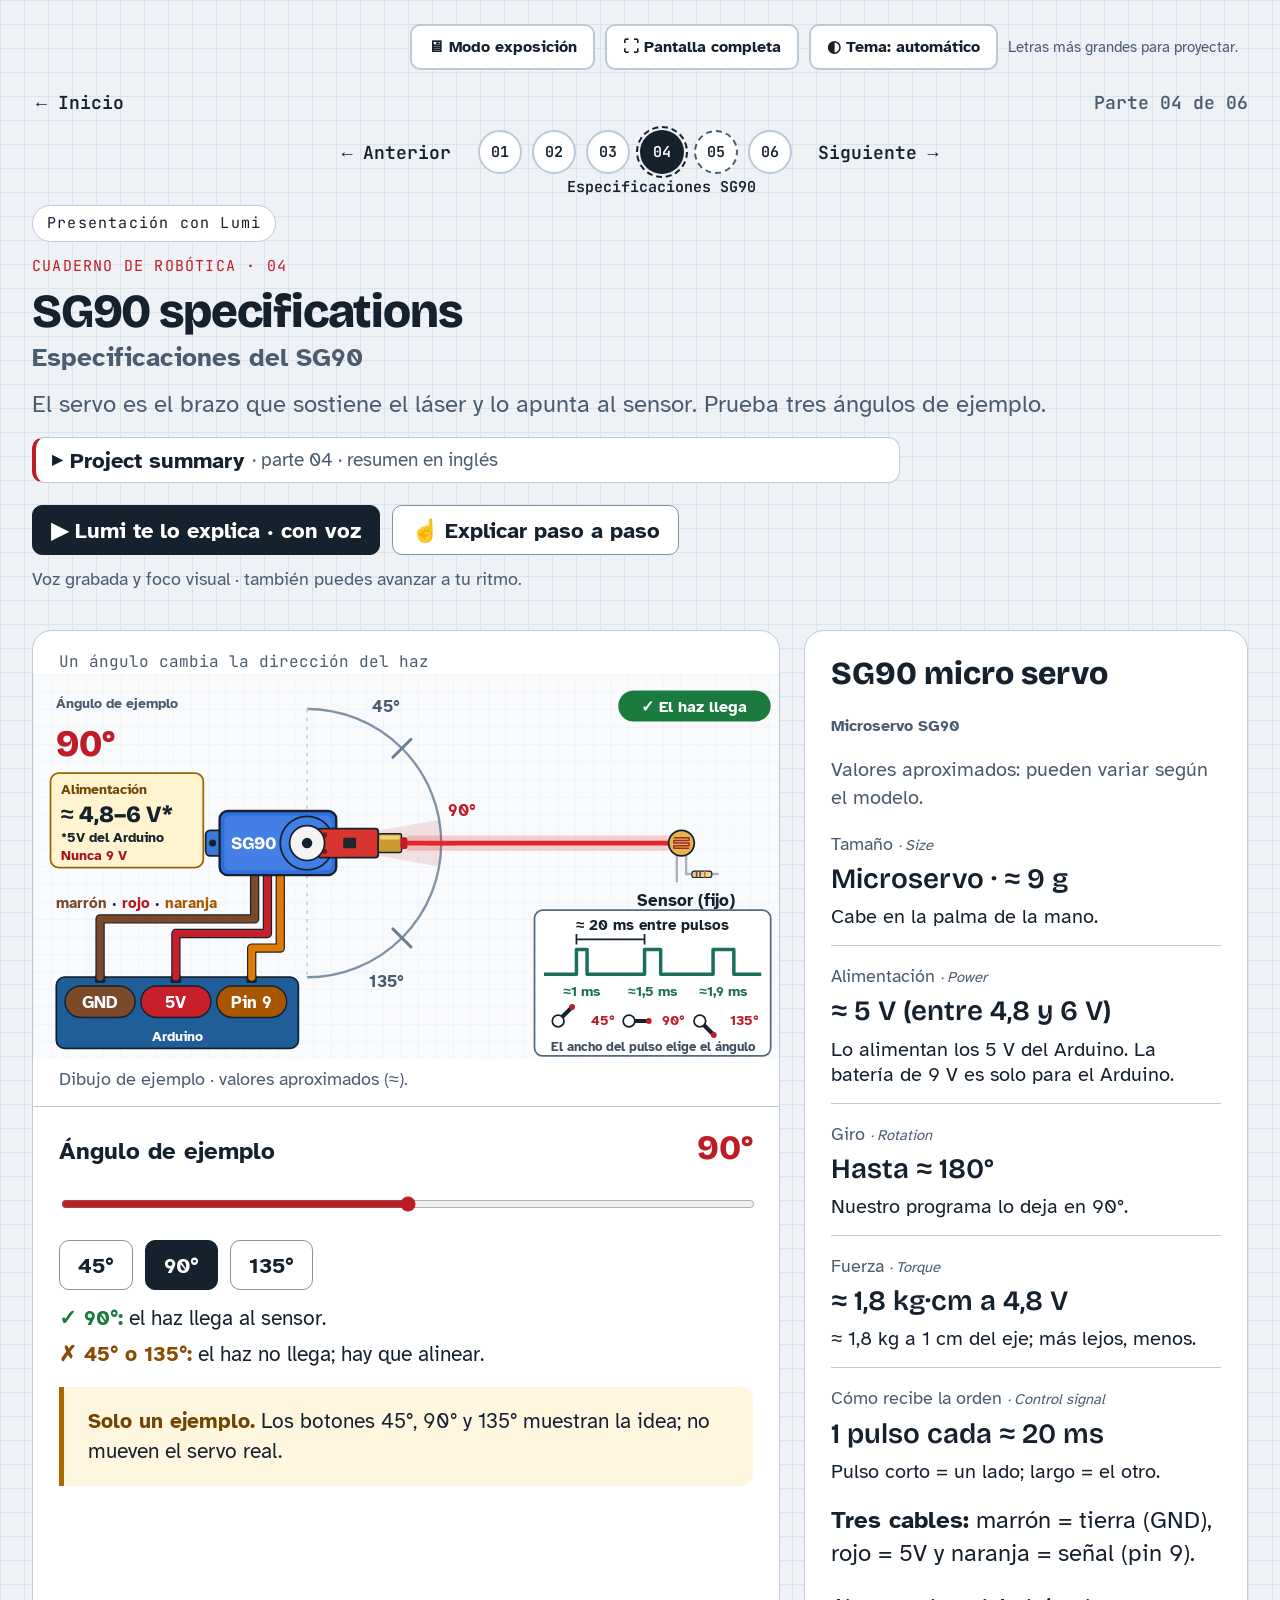
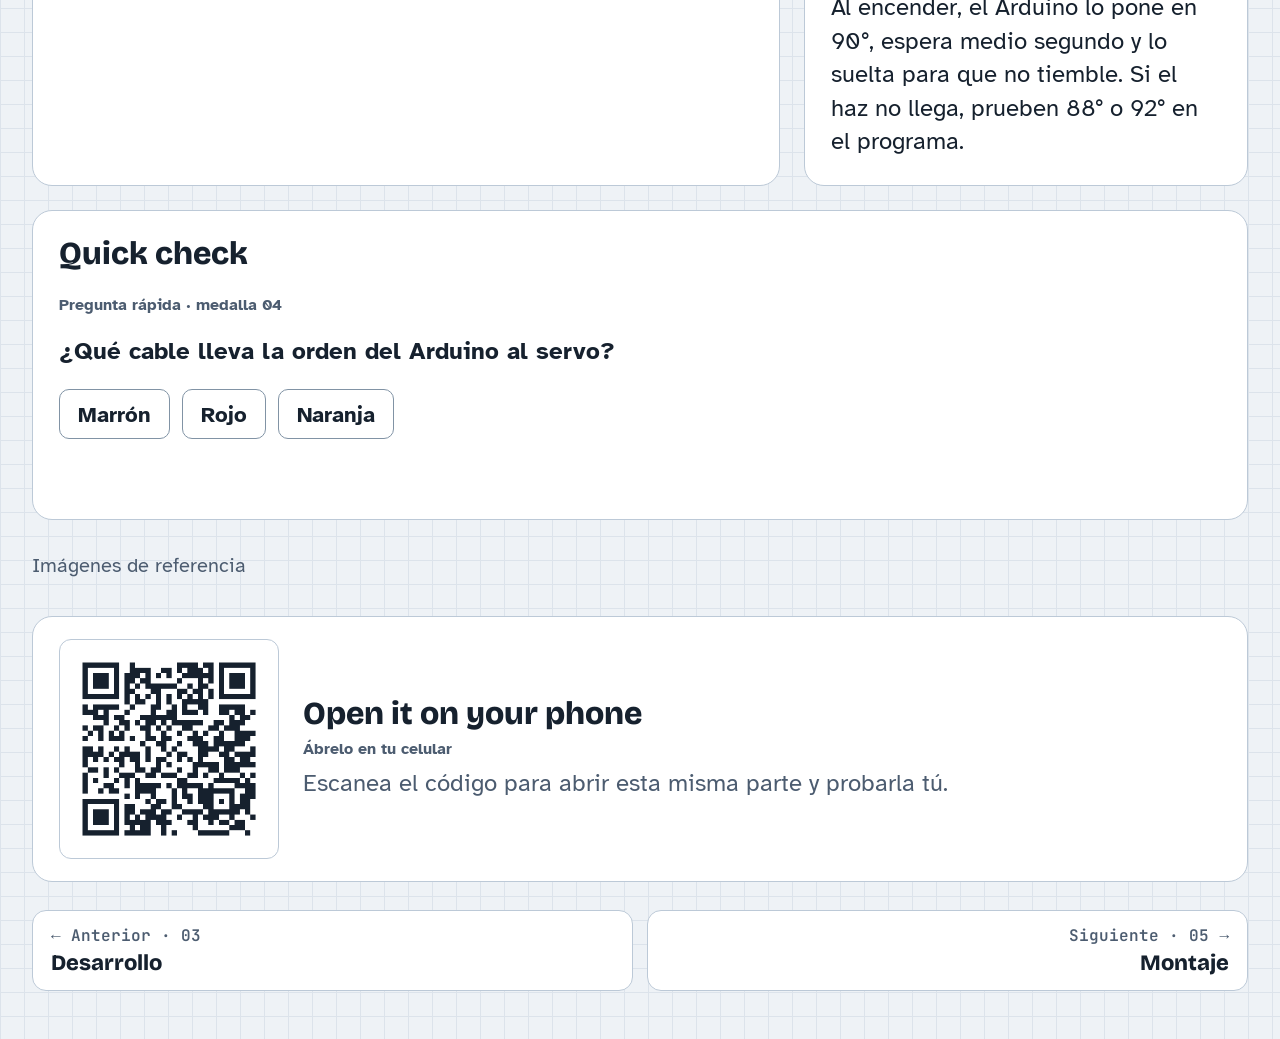
<file: especificaciones/index.html>
<!doctype html>
<html lang="es"><head><script>try{var t=localStorage.getItem('laser-espia-theme');if(t==='light'||t==='dark')document.documentElement.dataset.theme=t}catch(e){}</script><meta charset="utf-8"><meta name="viewport" content="width=device-width, initial-scale=1"><title>Láser espía · 04 Especificaciones del SG90</title><link rel="icon" href="data:image/svg+xml,%3Csvg xmlns='http://www.w3.org/2000/svg' viewBox='0 0 32 32'%3E%3Crect width='32' height='32' rx='7' fill='%2316212E'/%3E%3Crect x='4' y='13' width='9' height='6' rx='1.5' fill='%23EEF3F8'/%3E%3Cline x1='13' y1='16' x2='28' y2='16' stroke='%23E3262E' stroke-width='2.5'/%3E%3C/svg%3E"><meta name="description" content="El servo es el brazo que sostiene el láser y lo apunta al sensor. Prueba tres ángulos de ejemplo."><style>/* Local Google Fonts: OFL notices and full licenses in *-OFL.txt beside this stylesheet. */
/* latin-ext */
@font-face {
  font-family: 'Atkinson Hyperlegible';
  font-style: normal;
  font-weight: 400;
  font-display: swap;
  src: url(../assets/fonts/atkinson-hyperlegible-400-latin-ext.woff2) format('woff2');
  unicode-range: U+0100-02BA, U+02BD-02C5, U+02C7-02CC, U+02CE-02D7, U+02DD-02FF, U+0304, U+0308, U+0329, U+1D00-1DBF, U+1E00-1E9F, U+1EF2-1EFF, U+2020, U+20A0-20AB, U+20AD-20C4, U+2113, U+2C60-2C7F, U+A720-A7FF;
}
/* latin */
@font-face {
  font-family: 'Atkinson Hyperlegible';
  font-style: normal;
  font-weight: 400;
  font-display: swap;
  src: url(../assets/fonts/atkinson-hyperlegible-400-latin.woff2) format('woff2');
  unicode-range: U+0000-00FF, U+0131, U+0152-0153, U+02BB-02BC, U+02C6, U+02DA, U+02DC, U+0304, U+0308, U+0329, U+2000-206F, U+20AC, U+2122, U+2191, U+2193, U+2212, U+2215, U+FEFF, U+FFFD;
}
/* latin-ext */
@font-face {
  font-family: 'Atkinson Hyperlegible';
  font-style: normal;
  font-weight: 700;
  font-display: swap;
  src: url(../assets/fonts/atkinson-hyperlegible-700-latin-ext.woff2) format('woff2');
  unicode-range: U+0100-02BA, U+02BD-02C5, U+02C7-02CC, U+02CE-02D7, U+02DD-02FF, U+0304, U+0308, U+0329, U+1D00-1DBF, U+1E00-1E9F, U+1EF2-1EFF, U+2020, U+20A0-20AB, U+20AD-20C4, U+2113, U+2C60-2C7F, U+A720-A7FF;
}
/* latin */
@font-face {
  font-family: 'Atkinson Hyperlegible';
  font-style: normal;
  font-weight: 700;
  font-display: swap;
  src: url(../assets/fonts/atkinson-hyperlegible-700-latin.woff2) format('woff2');
  unicode-range: U+0000-00FF, U+0131, U+0152-0153, U+02BB-02BC, U+02C6, U+02DA, U+02DC, U+0304, U+0308, U+0329, U+2000-206F, U+20AC, U+2122, U+2191, U+2193, U+2212, U+2215, U+FEFF, U+FFFD;
}
/* latin-ext */
@font-face {
  font-family: 'Bricolage Grotesque';
  font-style: normal;
  font-weight: 600;
  font-stretch: 100%;
  font-display: swap;
  src: url(../assets/fonts/bricolage-grotesque-600-800-latin-ext.woff2) format('woff2');
  unicode-range: U+0100-02BA, U+02BD-02C5, U+02C7-02CC, U+02CE-02D7, U+02DD-02FF, U+0304, U+0308, U+0329, U+1D00-1DBF, U+1E00-1E9F, U+1EF2-1EFF, U+2020, U+20A0-20AB, U+20AD-20C4, U+2113, U+2C60-2C7F, U+A720-A7FF;
}
/* latin */
@font-face {
  font-family: 'Bricolage Grotesque';
  font-style: normal;
  font-weight: 600;
  font-stretch: 100%;
  font-display: swap;
  src: url(../assets/fonts/bricolage-grotesque-600-800-latin.woff2) format('woff2');
  unicode-range: U+0000-00FF, U+0131, U+0152-0153, U+02BB-02BC, U+02C6, U+02DA, U+02DC, U+0304, U+0308, U+0329, U+2000-206F, U+20AC, U+2122, U+2191, U+2193, U+2212, U+2215, U+FEFF, U+FFFD;
}
/* latin-ext */
@font-face {
  font-family: 'Bricolage Grotesque';
  font-style: normal;
  font-weight: 800;
  font-stretch: 100%;
  font-display: swap;
  src: url(../assets/fonts/bricolage-grotesque-600-800-latin-ext.woff2) format('woff2');
  unicode-range: U+0100-02BA, U+02BD-02C5, U+02C7-02CC, U+02CE-02D7, U+02DD-02FF, U+0304, U+0308, U+0329, U+1D00-1DBF, U+1E00-1E9F, U+1EF2-1EFF, U+2020, U+20A0-20AB, U+20AD-20C4, U+2113, U+2C60-2C7F, U+A720-A7FF;
}
/* latin */
@font-face {
  font-family: 'Bricolage Grotesque';
  font-style: normal;
  font-weight: 800;
  font-stretch: 100%;
  font-display: swap;
  src: url(../assets/fonts/bricolage-grotesque-600-800-latin.woff2) format('woff2');
  unicode-range: U+0000-00FF, U+0131, U+0152-0153, U+02BB-02BC, U+02C6, U+02DA, U+02DC, U+0304, U+0308, U+0329, U+2000-206F, U+20AC, U+2122, U+2191, U+2193, U+2212, U+2215, U+FEFF, U+FFFD;
}
/* latin-ext */
@font-face {
  font-family: 'JetBrains Mono';
  font-style: normal;
  font-weight: 400;
  font-display: swap;
  src: url(../assets/fonts/jetbrains-mono-400-600-latin-ext.woff2) format('woff2');
  unicode-range: U+0100-02BA, U+02BD-02C5, U+02C7-02CC, U+02CE-02D7, U+02DD-02FF, U+0304, U+0308, U+0329, U+1D00-1DBF, U+1E00-1E9F, U+1EF2-1EFF, U+2020, U+20A0-20AB, U+20AD-20C4, U+2113, U+2C60-2C7F, U+A720-A7FF;
}
/* latin */
@font-face {
  font-family: 'JetBrains Mono';
  font-style: normal;
  font-weight: 400;
  font-display: swap;
  src: url(../assets/fonts/jetbrains-mono-400-600-latin.woff2) format('woff2');
  unicode-range: U+0000-00FF, U+0131, U+0152-0153, U+02BB-02BC, U+02C6, U+02DA, U+02DC, U+0304, U+0308, U+0329, U+2000-206F, U+20AC, U+2122, U+2191, U+2193, U+2212, U+2215, U+FEFF, U+FFFD;
}
/* latin-ext */
@font-face {
  font-family: 'JetBrains Mono';
  font-style: normal;
  font-weight: 600;
  font-display: swap;
  src: url(../assets/fonts/jetbrains-mono-400-600-latin-ext.woff2) format('woff2');
  unicode-range: U+0100-02BA, U+02BD-02C5, U+02C7-02CC, U+02CE-02D7, U+02DD-02FF, U+0304, U+0308, U+0329, U+1D00-1DBF, U+1E00-1E9F, U+1EF2-1EFF, U+2020, U+20A0-20AB, U+20AD-20C4, U+2113, U+2C60-2C7F, U+A720-A7FF;
}
/* latin */
@font-face {
  font-family: 'JetBrains Mono';
  font-style: normal;
  font-weight: 600;
  font-display: swap;
  src: url(../assets/fonts/jetbrains-mono-400-600-latin.woff2) format('woff2');
  unicode-range: U+0000-00FF, U+0131, U+0152-0153, U+02BB-02BC, U+02C6, U+02DA, U+02DC, U+0304, U+0308, U+0329, U+2000-206F, U+20AC, U+2122, U+2191, U+2193, U+2212, U+2215, U+FEFF, U+FFFD;
}

:root{--paper:#EEF2F6;--grid:#DCE3EB;--card:#fff;--ink:#16212E;--muted:#4C5C70;--line:#BCC9D7;--laser:#BE1C26;--amber:#F2B53A;--display:"Bricolage Grotesque",sans-serif;--body:"Atkinson Hyperlegible",sans-serif;--mono:"JetBrains Mono",monospace;--focus:#8A5A00;--btn:#fff;--btn-line:#8193A5;--btn-hover:#EDF2F7;--on-ink:#fff;--notice-bg:#FFF6E0;--notice-line:#A96B00;--notice-ink:#704500;--ok-ink:#1B7A3D;--no-ink:#8A4B00;--hardware:#E0E8F0;--hardware-line:#243A50;--trace:#687B90;--node:#F0F4F8;--node-line:#6A7E92;--active-fill:#FFF1CD;--active-line:#805100;--tour-accent:#914300;--tour-line:#BDCAD7;--sd-tick:#6A7E92;color-scheme:light}
/* Tema oscuro: mismos tokens que el resto del sitio; data-theme lo fija el botón de tema */
@media (prefers-color-scheme:dark){:root:not([data-theme="light"]){--paper:#0F1722;--grid:#18222F;--card:#152030;--ink:#E6ECF3;--muted:#93A2B6;--line:#26354A;--laser:#FF4048;--focus:#F2B53A;--btn:#1C2A3C;--btn-line:#6B83A0;--btn-hover:#22324A;--on-ink:#0F1722;--notice-bg:#2A2210;--notice-line:#F2B53A;--notice-ink:#F2C66B;--ok-ink:#4CC383;--no-ink:#FFB36B;--hardware:#22324A;--hardware-line:#AAB8C8;--trace:#93A2B6;--node:#1C2A3C;--node-line:#93A2B6;--active-fill:#3A2E10;--active-line:#F2B53A;--tour-accent:#F2C66B;--tour-line:#33465F;--sd-bg:#111B28;--sd-grid:#1C2838;--sd-ink:#E6ECF3;--sd-line:#AAB8C8;--sd-muted:#93A2B6;--sd-note:#A9B6C6;--sd-laser:#FF4048;--sd-warn:#FF7A7F;--sd-beam-text:#FF6B70;--sd-ok:#4CC383;--sd-pulse:#4CC3A0;--sd-amber-bg:#2A2210;--sd-amber-line:#C9952B;--sd-amber-ink:#F2C66B;--sd-panel:#152030;--sd-panel-line:#6B83A0;--sd-brown:#D19A73;--sd-red:#FF6B70;--sd-orange:#F29A3F;--sd-arc:#6B83A0;--sd-dash:#3A4D66;--sd-tick:#93A2B6;color-scheme:dark}}
:root[data-theme="dark"]{--paper:#0F1722;--grid:#18222F;--card:#152030;--ink:#E6ECF3;--muted:#93A2B6;--line:#26354A;--laser:#FF4048;--focus:#F2B53A;--btn:#1C2A3C;--btn-line:#6B83A0;--btn-hover:#22324A;--on-ink:#0F1722;--notice-bg:#2A2210;--notice-line:#F2B53A;--notice-ink:#F2C66B;--ok-ink:#4CC383;--no-ink:#FFB36B;--hardware:#22324A;--hardware-line:#AAB8C8;--trace:#93A2B6;--node:#1C2A3C;--node-line:#93A2B6;--active-fill:#3A2E10;--active-line:#F2B53A;--tour-accent:#F2C66B;--tour-line:#33465F;--sd-bg:#111B28;--sd-grid:#1C2838;--sd-ink:#E6ECF3;--sd-line:#AAB8C8;--sd-muted:#93A2B6;--sd-note:#A9B6C6;--sd-laser:#FF4048;--sd-warn:#FF7A7F;--sd-beam-text:#FF6B70;--sd-ok:#4CC383;--sd-pulse:#4CC3A0;--sd-amber-bg:#2A2210;--sd-amber-line:#C9952B;--sd-amber-ink:#F2C66B;--sd-panel:#152030;--sd-panel-line:#6B83A0;--sd-brown:#D19A73;--sd-red:#FF6B70;--sd-orange:#F29A3F;--sd-arc:#6B83A0;--sd-dash:#3A4D66;--sd-tick:#93A2B6;color-scheme:dark}
*{box-sizing:border-box}body{margin:0;padding:24px 32px 40px;background:var(--paper);background-image:linear-gradient(var(--grid) 1px,transparent 1px),linear-gradient(90deg,var(--grid) 1px,transparent 1px);background-size:24px 24px;color:var(--ink);font-family:var(--body);font-size:24px;line-height:1.4}.wrap{max-width:1560px;margin:auto}a{color:var(--laser);text-underline-offset:4px}.skip{position:absolute;top:-100px;left:20px;background:var(--card);color:var(--ink);padding:12px;z-index:5}.skip:focus{top:12px}h1,h2,h3{font-family:var(--display);line-height:1.08;margin:0;text-wrap:balance}h1{font-size:clamp(38px,3.7vw,64px);letter-spacing:-.025em}h2{font-size:32px}p{margin:0}.topline,.pager{display:flex;align-items:center;justify-content:space-between;gap:16px;flex-wrap:wrap}.topline{margin-bottom:20px;font-size:20px}.badge,.eyebrow{font-family:var(--mono);font-size:15px;letter-spacing:.08em}.badge{display:inline-block;margin:0 0 14px;border:1px solid var(--line);border-radius:30px;background:var(--card);padding:7px 14px}.eyebrow{color:var(--laser);text-transform:uppercase;margin-bottom:9px}.lead{max-width:1050px;margin-top:14px;color:var(--muted)}.workbench{display:grid;grid-template-columns:minmax(0,1.35fr) minmax(320px,.8fr);gap:24px;margin-top:26px;align-items:stretch}.sheet{min-width:0;background:var(--card);border:1px solid var(--line);border-radius:20px;overflow:hidden}.sheet-title{padding:20px 26px 0;font-family:var(--mono);font-size:16px;color:var(--muted)}.diagram{display:block;width:100%;height:auto;max-height:510px}.diagram text{font-family:var(--body);fill:var(--ink);font-size:25px}.diagram .small{font-size:21px}.diagram .hardware{fill:var(--hardware);stroke:var(--hardware-line);stroke-width:3}.diagram .label{font-family:var(--display);font-weight:800}.diagram .trace{fill:none;stroke:var(--trace);stroke-width:4;stroke-linecap:round;stroke-linejoin:round}.diagram .trace[data-active="true"]{stroke:var(--laser);stroke-width:7}.diagram .diagram-node rect{fill:var(--node);stroke:var(--node-line);stroke-width:2.5}.diagram .diagram-node[data-active="true"] rect{fill:var(--active-fill);stroke:var(--active-line);stroke-width:4}.controls{border-top:1px solid var(--line);padding:20px 26px;display:grid;gap:12px}.angle-buttons,.step-buttons{display:flex;gap:12px;flex-wrap:wrap}button{font:700 22px var(--body);min-height:50px;min-width:72px;padding:10px 18px;border-radius:10px;border:1px solid var(--btn-line);background:var(--btn);color:var(--ink);cursor:pointer}button:hover{background:var(--btn-hover)}button[aria-pressed="true"],button[aria-current="step"]{background:var(--ink);border-color:var(--ink);color:var(--on-ink)}button:disabled{opacity:.45;cursor:default}a:focus-visible,button:focus-visible,input:focus-visible,[tabindex]:focus-visible{outline:3px solid var(--focus);outline-offset:4px}input[type="range"]{width:100%;accent-color:var(--laser);min-height:32px}.range-label{display:flex;align-items:baseline;justify-content:space-between;gap:12px;font-weight:700}.angle-value{font:800 34px var(--display);color:var(--laser)}.details{padding:26px;display:flex;flex-direction:column;gap:20px}.facts{margin:0;display:grid;gap:18px}.fact{padding-bottom:16px;border-bottom:1px solid var(--line)}.fact:last-child{border-bottom:0;padding-bottom:0}dt{font-size:18px;color:var(--muted);margin-bottom:3px}dd{margin:0;font-family:var(--display);font-weight:600;font-size:28px}dd small{display:block;font:20px var(--body);margin-top:5px}.legend{font-size:20px;color:var(--muted)}.notice{margin-top:22px;padding:20px 24px;border-left:5px solid var(--notice-line);background:var(--notice-bg);border-radius:0 12px 12px 0;font-size:21px}.notice b{color:var(--notice-ink)}.pager{margin-top:28px;border-top:1px solid var(--line);padding-top:20px;font-size:21px}.pager a{font-weight:700}.step-indicators{display:flex;gap:10px;margin-bottom:6px}.step-indicators button{min-width:50px;padding:8px}.step-copy{min-height:190px;display:grid;align-content:start;gap:14px}.step-number{font:600 16px var(--mono);color:var(--laser)}.key-hint{font-size:18px;color:var(--muted)}.concept-label{font:600 15px var(--mono);text-transform:uppercase;letter-spacing:.07em}.diagram-note{font-size:18px;color:var(--muted);padding:0 26px 18px}.plain-list{padding-left:24px}.plain-list li{margin:10px 0}
@media(min-width:1700px){.diagram{max-height:530px}.workbench{grid-template-columns:minmax(0,1.4fr) minmax(380px,.8fr)}}
@media(max-width:1000px){body{font-size:22px;padding:22px}.workbench{grid-template-columns:1fr}.diagram{max-height:510px}.details{gap:18px}.facts{grid-template-columns:repeat(3,minmax(0,1fr));gap:20px}.fact{border-bottom:0}.step-copy{min-height:0}.step-buttons{margin-top:4px}}
@media(max-width:600px){body{font-size:20px;padding:18px 14px 30px}.topline{font-size:18px;gap:10px}.badge{font-size:12px;padding:6px 10px}h1{font-size:39px}h2{font-size:28px}.lead{margin-top:12px}.workbench{margin-top:20px;gap:16px}.sheet{border-radius:14px}.sheet-title{padding:18px 16px 0;font-size:13px}.details,.controls{padding:18px 16px}.facts{grid-template-columns:1fr;gap:16px}.fact{padding-bottom:14px;border-bottom:1px solid var(--line)}dd{font-size:26px}.diagram{min-height:210px}.diagram-note{padding:0 16px 16px;font-size:17px}.diagram text{font-size:27px}.diagram .small{font-size:23px}.notice{padding:17px 16px;font-size:18px}.pager{font-size:18px;gap:18px}.legend{font-size:18px}.step-indicators button{min-width:48px;min-height:48px}.key-hint{font-size:16px}button{font-size:20px;padding:10px 16px}.step-copy{gap:12px}.concept-label{font-size:13px}}
@media(prefers-reduced-motion:reduce){*{scroll-behavior:auto!important}}
.diagram-narrow{display:none}
@media(max-width:600px){.diagram-wide{display:none}.diagram-narrow{display:block;max-height:none}.diagram-narrow text{font-size:24px}#servoIllustration .small{font-size:34px}#servoIllustration .label{font-size:42px}}
.drawing-frame{position:relative;width:100%}.servo-frame .drawing{display:block;width:100%;height:auto}.servo-frame .drawing-narrow{display:none}#assemblyStepper{align-items:start}.assembly-frame{aspect-ratio:1200/720}.assembly-frame .drawing{position:absolute;inset:0;width:100%;height:100%;display:block}.drawing [data-st-part]{transition:opacity .2s ease}.drawing [data-active="false"]{opacity:.15}.sheet .diagram-note{padding:8px 26px 14px;font-size:18px}
.angle-key{list-style:none;margin:2px 0 0;padding:0;display:grid;gap:6px;font-size:21px}.angle-key .ok{color:var(--ok-ink)}.angle-key .no{color:var(--no-ink)}.controls .notice{margin-top:6px}
.pin-table{width:100%;border-collapse:collapse;font-size:19px;line-height:1.3}.pin-table caption{text-align:left;font:600 16px var(--mono);color:var(--muted);padding-bottom:8px}.pin-table th,.pin-table td{text-align:left;padding:7px 8px;border-bottom:1px solid var(--line);vertical-align:middle}.pin-table thead th{font-size:16px;color:var(--muted)}.pin-table tbody th{font:800 21px var(--display);white-space:nowrap}.pin-table td:last-child{white-space:nowrap}.swatch{display:inline-block;width:24px;height:14px;border-radius:7px;border:2px solid var(--ink);margin-right:8px;vertical-align:-1px}
@media(max-width:600px){.servo-frame .drawing-wide{display:none}.servo-frame .drawing-narrow{display:block}.assembly-frame{aspect-ratio:1/1}.sheet .diagram-note{padding:8px 16px 14px}.pin-table{font-size:17px}.pin-table th,.pin-table td{padding:6px 5px}.pin-table td:last-child{white-space:normal}}
@media(prefers-reduced-motion:reduce){.drawing [data-st-part]{transition:none}}
.assembly-second{display:none}
@media(max-width:600px){.assembly-frame.split{aspect-ratio:1/1.5}.assembly-frame.split .drawing{inset:auto 0;top:0;height:50%}.assembly-frame.split .assembly-second{display:block;top:50%;border-top:2px solid var(--line)}}
.share-qr{margin-top:28px;display:grid;grid-template-columns:auto minmax(0,1fr);gap:24px;align-items:center;background:var(--card);border:1px solid var(--line);border-radius:20px;padding:22px 26px}.share-qr img{width:220px;max-width:100%;border-radius:12px;border:1px solid var(--line);background:#fff;padding:12px}.share-qr p{color:var(--muted);margin-top:8px}
@media(max-width:600px){.share-qr{grid-template-columns:1fr;text-align:center}.share-qr img{margin:0 auto;width:140px}}
/* Marcas del transportador: la elegida en rojo láser, las demás atenuadas; siguen el tema */
.servo-mark .servo-tick{stroke:var(--sd-tick)}.servo-mark .servo-mark-label{fill:var(--sd-muted,#4C5C70)}.servo-mark[data-on="true"] .servo-tick{stroke:var(--sd-laser,#BE1C26)}.servo-mark[data-on="true"] .servo-mark-label{fill:var(--sd-laser,#BE1C26)}
/* Modo exposición en 04/05: aquí todo va en px, así que se agranda explícitamente; debajo de 1700 px el dibujo ocupa todo el ancho */
@media(min-width:1000px){html[data-presentation="true"][data-support="true"] body{font-size:28px}html[data-presentation="true"][data-support="true"] main h1{font-size:76px}html[data-presentation="true"][data-support="true"] main h2{font-size:38px}html[data-presentation="true"][data-support="true"] main .lead{max-width:1300px}html[data-presentation="true"][data-support="true"] main .eyebrow,html[data-presentation="true"][data-support="true"] main .badge{font-size:19px}html[data-presentation="true"][data-support="true"] main .topline,html[data-presentation="true"][data-support="true"] main .pager{font-size:24px}html[data-presentation="true"][data-support="true"] main .sheet-title{font-size:20px}html[data-presentation="true"][data-support="true"] main .sheet .diagram-note{font-size:22px}html[data-presentation="true"][data-support="true"] main dt{font-size:22px}html[data-presentation="true"][data-support="true"] main dd{font-size:34px}html[data-presentation="true"][data-support="true"] main dd small{font-size:22px}html[data-presentation="true"][data-support="true"] main .sheet button,html[data-presentation="true"][data-support="true"] main .st-launch button{font-size:26px;min-height:56px}html[data-presentation="true"][data-support="true"] main .angle-key{font-size:25px}html[data-presentation="true"][data-support="true"] main .notice{font-size:24px}html[data-presentation="true"][data-support="true"] main .key-hint{font-size:21px}html[data-presentation="true"][data-support="true"] main .legend{font-size:22px}html[data-presentation="true"][data-support="true"] main .step-number{font-size:20px}html[data-presentation="true"][data-support="true"] main .pin-table{font-size:23px}html[data-presentation="true"][data-support="true"] main .pin-table tbody th{font-size:25px}html[data-presentation="true"][data-support="true"] main .pin-table thead th,html[data-presentation="true"][data-support="true"] main .pin-table caption{font-size:19px}html[data-presentation="true"][data-support="true"] main .st-launch p{font-size:22px}html[data-presentation="true"][data-support="true"] main .share-qr p{font-size:24px}}
@media(min-width:1000px) and (max-width:1699px){html[data-presentation="true"][data-support="true"] main .workbench{grid-template-columns:minmax(0,1fr)}html[data-presentation="true"][data-support="true"] main .step-copy{min-height:0}}
@media(min-width:1700px){html[data-presentation="true"][data-support="true"] main.wrap{max-width:1840px}html[data-presentation="true"][data-support="true"] main .workbench{grid-template-columns:minmax(0,1.6fr) minmax(400px,.8fr)}}
/* Pregunta rápida (medalla 04/05) y cierre del montaje */
.quiz-card{margin-top:24px}.quiz-q{font-weight:700}.quiz{display:flex;flex-wrap:wrap;gap:12px}.quiz button{min-height:50px}.quiz button.wrong{border-color:var(--no-ink);color:var(--no-ink);text-decoration:line-through}.quiz button.right,.quiz button.right:disabled{opacity:1;background:var(--ok-ink);border-color:var(--ok-ink);color:var(--on-ink)}.quiz-live{min-height:1.4em;font-weight:700}
a.btn-done{display:inline-flex;align-items:center;min-height:50px;padding:10px 18px;border-radius:10px;border:1px solid var(--ink);background:var(--ink);color:var(--on-ink);font:700 22px var(--body);text-decoration:none}a.btn-done[hidden]{display:none}
@media(max-width:600px){a.btn-done{font-size:20px;padding:10px 16px}}
</style><style>.st-launch{display:flex;flex-wrap:wrap;gap:12px;margin:22px 0}.st-launch p{flex-basis:100%;font-size:18px;color:var(--muted)}.st-launch #tourBtn{background:var(--ink);color:var(--on-ink);border-color:var(--ink)}.lumi-tour[hidden]{display:none!important}.lumi-tour{position:fixed;inset:0;z-index:10000;background:var(--paper);color:var(--ink);padding:22px clamp(16px,3vw,60px);display:flex;flex-direction:column;gap:16px;overflow:auto;overscroll-behavior:contain;font-family:var(--body,"Atkinson Hyperlegible",sans-serif);font-size:24px;line-height:1.4;isolation:isolate}.st-top{display:flex;justify-content:space-between;align-items:flex-start;gap:20px}.st-top h2{font-size:clamp(28px,2.8vw,46px);font-family:var(--display,"Bricolage Grotesque",sans-serif)}.st-kicker,.st-moment{font:600 16px var(--mono,"JetBrains Mono",monospace);color:var(--tour-accent);margin:0 0 7px}.lumi-tour button{min-height:52px;font:700 21px var(--body,"Atkinson Hyperlegible",sans-serif);padding:10px 19px;background:var(--btn);border:1.5px solid var(--btn-line);border-radius:10px;color:var(--ink);cursor:pointer}.lumi-tour button:focus-visible{outline:4px solid var(--focus);outline-offset:3px}.lumi-tour button:disabled{opacity:.4;cursor:default}#stClose{font-size:26px;min-width:58px;flex-shrink:0}.st-layout{display:grid;grid-template-columns:minmax(0,72fr) minmax(300px,28fr);gap:26px;flex:1;min-height:0}.st-visual{display:flex;flex-direction:column;min-height:0;border:1px solid var(--tour-line);border-radius:20px;overflow:hidden;background:var(--card)}.st-scene-wrap{position:relative;flex:1;min-height:300px;overflow:hidden;background:var(--sd-bg,#F8FAFC)}.st-scene{position:absolute;inset:0;display:block;width:100%;height:100%}.st-scene-tall{display:none}.st-focus-label{font:700 clamp(24px,2.1vw,34px) var(--display,"Bricolage Grotesque",sans-serif);padding:12px 22px 2px;border-top:1px solid var(--tour-line);margin:0}.st-reference{font-size:18px;color:var(--muted);padding:4px 22px 15px;margin:0}.st-presenter{display:flex;flex-direction:column;justify-content:center;gap:20px}.st-lumi{height:clamp(140px,23vh,245px);display:flex;align-items:center;justify-content:center;gap:14px}.st-lumi svg{height:100%;width:auto;max-width:190px}.st-lumi span{font:700 17px var(--mono,"JetBrains Mono",monospace);letter-spacing:.12em;color:var(--muted)}.st-copy{background:var(--card);border:1px solid var(--tour-line);border-left:5px solid var(--laser);border-radius:0 16px 16px 0;padding:22px}.st-caption{font-size:clamp(24px,1.9vw,32px);line-height:1.42;margin:0;min-height:4.3em}.st-bottom{flex-shrink:0}.st-controls{display:flex;justify-content:center;flex-wrap:wrap;gap:10px}.st-controls #stNext{background:var(--ink);color:var(--on-ink)}.st-status{text-align:center;min-height:1.4em;font-size:18px;color:var(--tour-accent);margin:0 0 8px}.st-keyhint{text-align:center;margin:10px 0 0;font-size:16px;color:var(--muted)}.st-scene [data-st-part]{opacity:.15;transition:opacity .2s ease}.st-scene [data-st-part][data-active="true"]{opacity:1}.st-ring{pointer-events:none}.lumi-tour[data-speaking="true"] .st-lumi .mouth{height:6px;y:57px}.lumi-tour[data-paused="true"] .st-lumi .mouth{height:3px;y:58.5px}
@media(min-width:1700px){.lumi-tour{padding:30px 55px;gap:24px}.st-layout{gap:34px}.st-caption{font-size:34px}.st-photo-card{width:260px}.lumi-tour button{font-size:24px;min-height:58px;padding:12px 24px}}
@media(max-width:1000px){.st-layout{grid-template-columns:minmax(0,1fr) minmax(270px,.7fr);gap:16px}.st-lumi{height:150px}.st-copy{padding:17px}.st-caption{font-size:24px}.st-controls{gap:8px}.lumi-tour button{font-size:18px;padding:10px 14px}}
@media(max-width:700px),(max-width:1000px) and (orientation:portrait){.lumi-tour{padding:12px;gap:11px}.st-top h2{font-size:27px}.st-kicker{font-size:12px}.st-layout{display:flex;flex-direction:column;gap:12px;flex:initial;min-height:auto}.st-scene-wrap{height:37vh;min-height:230px;flex:initial}.st-scene-wide{display:none}.st-scene-tall{display:block}.st-visual{flex-shrink:0;border-radius:14px}.st-focus-label{font-size:23px;padding:9px 13px 2px}.st-reference{font-size:12px;padding:3px 13px 10px}.st-presenter{display:grid;grid-template-columns:64px minmax(0,1fr);gap:10px;align-items:center}.st-lumi{height:94px}.st-lumi span{display:none}.st-copy{padding:13px;border-left-width:4px}.st-caption{font-size:22px;min-height:0;line-height:1.35}.st-moment{font-size:11px}.st-controls{display:grid;grid-template-columns:repeat(2,minmax(0,1fr));gap:7px}.lumi-tour button{min-height:48px;font-size:16px;padding:9px 10px}#stNext{grid-column:2;grid-row:1}#stMode{grid-column:1/-1}#stClose{min-width:48px}.st-status{font-size:14px;min-height:1.3em}.st-keyhint{display:none}.st-bottom{margin-top:auto}}
.lumi-tour[data-speaking="true"] .st-lumi .mouth{transform-box:fill-box;transform-origin:center;animation:stTalking .22s steps(2,end) infinite alternate}.lumi-tour[data-speaking="true"] .st-lumi .eye{transform-box:fill-box;transform-origin:center;animation:stBlink 4.2s infinite}@keyframes stTalking{from{transform:scaleY(.5)}to{transform:scaleY(1.25)}}@keyframes stBlink{0%,43%,47%,100%{transform:scaleY(1)}45%{transform:scaleY(.12)}}
@media(prefers-reduced-motion:reduce){.lumi-tour *{transition:none!important;animation:none!important;scroll-behavior:auto!important}}
.st-photo-card[hidden]{display:none!important}.st-photo-card{position:absolute;right:16px;bottom:16px;z-index:2;width:220px;margin:0;background:#fff;border:6px solid #fff;border-radius:14px;box-shadow:0 6px 22px rgba(22,33,46,.28)}.st-photo{width:100%;aspect-ratio:1;background-color:#fff;background-repeat:no-repeat;background-size:300% 200%;border-radius:8px}.st-photo-card figcaption{white-space:pre-line;font-size:18px;line-height:1.25;color:#33445A;padding:6px 4px 2px;font-weight:700}
@media(max-width:700px),(max-width:1000px) and (orientation:portrait){.lumi-tour[data-photo="full"] .st-scene{visibility:hidden}.lumi-tour[data-photo="full"] .st-photo-card{inset:0;width:auto;border:0;border-radius:0;box-shadow:none;display:flex;flex-direction:column;align-items:center;padding:6px}.lumi-tour[data-photo="full"] .st-photo{flex:1;min-height:0;width:auto;height:100%;max-width:100%}.st-photo-card figcaption{font-size:16px}#stVoice{grid-column:1/-1}}
.st-card{display:none}
@media(max-width:700px),(max-width:1000px) and (orientation:portrait){.lumi-tour[data-card]:not([data-card=""]) .st-scene{visibility:hidden}.lumi-tour[data-card="all"] .st-card[data-card="all"],.lumi-tour[data-card="v5"] .st-card[data-card="v5"],.lumi-tour[data-card="gnd"] .st-card[data-card="gnd"]{display:flex;flex-direction:column;justify-content:center;gap:12px;position:absolute;inset:0;padding:14px 16px;background:var(--sd-bg,#F8FAFC);color:var(--ink)}.st-card p{margin:0;font:800 26px var(--display,"Bricolage Grotesque",sans-serif);line-height:1.15}.st-card ul{list-style:none;margin:0;padding:0;display:grid;gap:10px}.st-card li{display:flex;align-items:center;gap:10px;font-size:22px;font-weight:700;line-height:1.2}.st-chip{flex-shrink:0;color:#fff;font:800 22px var(--body,"Atkinson Hyperlegible",sans-serif);padding:5px 12px;border-radius:999px;border:2px solid var(--sd-line,#16212E)}}
@media(min-width:701px) and (max-height:820px){.lumi-tour{padding-top:14px;padding-bottom:12px;gap:10px}.st-top h2{font-size:30px}.st-focus-label{font-size:24px;padding-top:8px}.st-reference{padding-bottom:8px}.st-keyhint{display:none}.st-status{margin-bottom:4px}}
/* Momentos del servo, sus pulsos y su fuerza: lo que no nombra Lumi casi desaparece, para que no asomen textos recortados */
.lumi-tour:is([data-focus="servo"],[data-focus="arm"],[data-focus="force"],[data-focus="pulse"]) .st-scene [data-st-part]:not([data-active="true"]){opacity:.07}
.st-ring{stroke:var(--sd-laser,#BE1C26)}
</style><style>.presentation-tools{display:flex;align-items:center;justify-content:flex-end;flex-wrap:wrap;gap:10px}
.presentation-tools button{font:inherit;font-size:16px;font-weight:700;padding:10px 16px;border-radius:10px;border:2px solid var(--line,#C9D3DE);background:var(--card,#fff);color:var(--ink,#16212E);cursor:pointer;min-height:44px;min-width:44px}
.presentation-tools button:focus-visible{outline:3px solid var(--focus,#806000);outline-offset:3px}
.presentation-tools button[aria-pressed="true"]{background:#C91D28;border-color:#C91D28;color:#fff}
.presentation-hint,.presentation-tools [role="status"]{font-size:15px;color:var(--muted,#56657A)}
@media(min-width:1000px){
  /* los tamaños de las páginas van en rem: crecer la raíz agranda todo, no solo el texto suelto */
  html[data-presentation="true"]:not([data-support="true"]){font-size:21px}
  html[data-presentation="true"]:not([data-support="true"]) body{font-size:1.3rem}
  html[data-presentation="true"] .wrap:not([data-module]){max-width:1500px}
  html[data-presentation="true"] .tour-bar{width:calc(100% - 48px);max-width:1400px;padding:18px 22px}
  html[data-presentation="true"] .tour-bar .say{font-size:24px;line-height:1.35}
  html[data-presentation="true"] .tour-bar .who{font-size:18px;letter-spacing:.04em}
  html[data-presentation="true"] .tour-bar button{min-width:52px;min-height:52px;font-size:20px}
  html[data-presentation="true"] .tour-bar .next{font-size:20px}
  html[data-presentation="true"] .lumi-card p{font-size:22px}
  html[data-presentation="true"] .presentation-tools button{font-size:20px;padding:12px 20px;min-height:52px}
  html[data-presentation="true"] .presentation-hint,html[data-presentation="true"] .presentation-tools [role="status"]{font-size:18px}
  /* etiquetas pequeñas (PASO 1, CONTROL, BITÁCORA…) legibles desde el fondo del salón */
  html[data-presentation="true"]:not([data-support="true"]) .eyebrow,html[data-presentation="true"]:not([data-support="true"]) .n,html[data-presentation="true"]:not([data-support="true"]) .k,html[data-presentation="true"]:not([data-support="true"]) .cat{font-size:.9rem}
}
@media(max-width:600px){.presentation-tools{justify-content:flex-start}.presentation-tools button{font-size:14px;padding:9px 11px;min-height:44px}.presentation-hint{width:100%}}
/* Objetivos táctiles de al menos 44 px en todas las partes (iPad, celular) */
.presentation-tools button[hidden]{display:none}
.mdots button{width:44px;height:44px}
main[data-module] details.legend>summary{min-height:44px;display:inline-flex;align-items:center}
input#servo,input#umbral,input#servoAngle{height:44px}
#walk,#sound,#lampBtn{min-height:44px}
/* Inglés ligero: el sitio sigue en español; el inglés va en estilo secundario */
.en{font-style:italic;font-weight:400;color:var(--muted,#56657A);font-size:.82em;letter-spacing:0;text-transform:none}
.en-summary{margin:0;max-width:62ch;border:1px solid var(--line,#C9D3DE);border-left:4px solid var(--laser,#C91D28);border-radius:12px;background:var(--card,#fff);color:var(--ink,#16212E);padding:0 16px;font-size:.92em;line-height:1.5}
.en-summary>summary{cursor:pointer;min-height:44px;display:flex;align-items:center;flex-wrap:wrap;column-gap:8px;font-weight:700;list-style:none}
.en-summary>summary::-webkit-details-marker{display:none}
.en-summary>summary::before{content:"▸";color:var(--ink,#16212E);font-size:.9em}
.en-summary[open]>summary::before{content:"▾"}
.en-summary>summary:focus-visible{outline:3px solid var(--focus,#806000);outline-offset:3px;border-radius:8px}
.en-summary .en-hint{font-weight:400;color:var(--muted,#56657A);font-size:.85em}
.en-summary p{margin:0 0 14px;max-width:none;color:var(--ink,#16212E)}
.en-open{font-size:.88rem;line-height:1.4;margin:2px 0 0;padding:8px 12px;border-left:3px solid var(--line,#C9D3DE);color:var(--muted,#56657A)}
.en-open q{font-style:italic;color:var(--ink,#16212E)}
.en-open .tr{display:block;margin-top:4px;font-size:.95em}
header>.en-summary{margin-top:16px}
.glossary{display:grid;grid-template-columns:repeat(auto-fit,minmax(min(100%,340px),1fr));gap:14px;align-items:start}
.glossary-table{width:100%;border-collapse:separate;border-spacing:0;background:var(--card,#fff);border:1px solid var(--line,#C9D3DE);border-radius:14px;overflow:hidden;font-size:1.05rem}
.glossary-table th,.glossary-table td{padding:10px 18px;text-align:left;border-bottom:1px solid var(--line,#C9D3DE);overflow-wrap:anywhere}
.glossary-table tbody tr:last-child>*{border-bottom:0}
.glossary-table thead th{font-family:var(--mono,monospace);font-size:.8rem;letter-spacing:.1em;text-transform:uppercase;color:var(--muted,#56657A);font-weight:600}
.glossary-table tbody th{font-weight:700;color:var(--ink,#16212E);width:50%}
.glossary-table tbody th[lang="en"]{font-style:italic}
.glossary-table td{color:var(--ink,#16212E)}
@media(max-width:600px){.glossary-table th,.glossary-table td{padding:9px 12px}}
.pin-table .en{display:block;font-size:.8em;line-height:1.25;margin-top:2px}
.es-sub{margin:4px 0 0;color:var(--muted,#56657A);font-weight:600;line-height:1.25;letter-spacing:0}.es-sub.es-h1{font-size:clamp(1.05rem,2.2vw,1.6rem)}.es-sub.es-h2{font-size:1rem}
.es-card{display:block;margin-top:2px;font-size:.62em;font-weight:600;color:var(--muted,#56657A)}
</style><style>/* Navegación común entre las seis partes: en el flujo de la página, nunca fija */
.part-nav{display:flex;flex-direction:column;gap:6px;margin:10px 0 4px;font-family:var(--mono,ui-monospace,monospace);font-size:15px;color:var(--ink,#16212E);line-height:1.2}
.part-nav a{color:inherit;text-decoration:none}
.part-nav a:focus-visible,.part-next a:focus-visible{outline:3px solid var(--focus,#8A5A00);outline-offset:3px;border-radius:12px}
.pn-row{display:flex;justify-content:space-between;align-items:center;gap:12px;flex-wrap:wrap}
.pn-home{display:inline-flex;align-items:center;min-height:44px;padding:0 4px;font-weight:700}
.pn-home:hover,.pn-step:hover{color:var(--laser,#C91D28);text-decoration:underline}
.pn-where,.pn-medals{color:var(--muted,#56657A);font-weight:600}
.pn-hub .pn-row{min-height:28px}
.pn-track{display:flex;align-items:flex-start;justify-content:center;gap:16px}
.pn-step{display:none;align-items:center;height:44px;padding:0 10px;font-weight:700;white-space:nowrap}
@media (min-width:720px){.pn-step{display:inline-flex}}
.pn-dots{list-style:none;margin:0;padding:0 0 26px;display:flex;gap:10px;justify-content:center}
.pn-dots li{position:relative}
.pn-dot{position:relative;display:flex;align-items:center;justify-content:center;width:44px;height:44px;border-radius:50%;border:2px solid var(--line,#C9D3DE);background:var(--card,#fff);font-weight:700;font-size:15px}
.pn-dot:hover{border-color:var(--laser,#C91D28)}
.pn-dot.pn-support{border-style:dashed;border-color:var(--muted,#56657A)}
.pn-dot[aria-current="page"]{background:var(--ink,#16212E);border-color:var(--ink,#16212E);color:var(--card,#fff)}
.pn-dot[aria-current="page"].pn-support{border-style:dashed;outline:2px dashed var(--ink,#16212E);outline-offset:2px}
.pn-name{position:absolute;top:calc(100% + 4px);left:50%;transform:translateX(-50%);white-space:nowrap;font-size:13px;font-weight:700;color:var(--ink,#16212E)}
.pn-dots li:first-child .pn-name{left:0;transform:none}
.pn-dots li:last-child .pn-name{left:auto;right:0;transform:none}
.pn-hub .pn-dots{padding-bottom:4px}
.pn-check{position:absolute;top:-6px;right:-6px;width:20px;height:20px;border-radius:50%;display:flex;align-items:center;justify-content:center;font-size:12px;line-height:1;background:var(--ok,var(--ok-ink,#1B7A3D));color:var(--card,#fff);border:2px solid var(--card,#fff)}
/* Tarjetas grandes al final de la página */
.part-next{display:grid;grid-template-columns:1fr 1fr;gap:14px;margin:28px 0 8px}
.pn-card{display:flex;flex-direction:column;justify-content:center;gap:4px;min-height:64px;padding:14px 18px;border-radius:14px;border:1px solid var(--line,#C9D3DE);background:var(--card,#fff);color:var(--ink,#16212E);text-decoration:none}
.pn-card:hover{border-color:var(--laser,#C91D28)}
.pn-card-next{text-align:right}
.pn-k{font-family:var(--mono,ui-monospace,monospace);font-size:14px;color:var(--muted,#56657A);font-weight:600}
.pn-card-name{font-family:var(--display,inherit);font-weight:800;font-size:1.15rem;line-height:1.15}
@media (max-width:479px){.part-next{grid-template-columns:1fr}.pn-card-next{text-align:left}}
@media (max-width:380px){.pn-dots{gap:6px}}
@media (min-width:1000px){
  html[data-presentation="true"] .pn-dot{width:56px;height:56px;font-size:1.1rem}
  html[data-presentation="true"] .pn-step{height:56px}
  html[data-presentation="true"] .pn-name,html[data-presentation="true"] .pn-where,html[data-presentation="true"] .pn-home,html[data-presentation="true"] .pn-step,html[data-presentation="true"] .pn-medals{font-size:1.1rem}
  html[data-presentation="true"] .pn-dots{padding-bottom:34px;gap:14px}
  html[data-presentation="true"] .pn-hub .pn-dots{padding-bottom:4px}
  html[data-presentation="true"] .pn-card-name{font-size:1.4rem}
  html[data-presentation="true"] .pn-k{font-size:1rem}
  html[data-presentation="true"] .pn-check{width:24px;height:24px;font-size:14px}
}
/* Medalla al completar los retos de una parte */
.medalla{display:flex;gap:14px;align-items:center;margin:12px 0;padding:14px 16px;border-radius:14px;border:2px solid var(--amber,#F2B53A);background:var(--card,#fff);color:var(--ink,#16212E)}
.medalla svg{flex:none;width:64px;height:76px}
/* dentro de la tarjeta del reto: ocupa toda la fila y no hereda «Lo que aprendiste» */
.medalla{flex:1 1 100%;box-sizing:border-box}.medalla p{flex:none!important;margin:0}.medalla p::before{content:none!important}
.medalla-txt{display:flex;flex-direction:column;gap:4px;min-width:0}
.medalla-k{margin:0;font-family:var(--display,inherit);font-weight:800;font-size:1.15rem;line-height:1.15}
.medalla-n{margin:0;color:var(--muted,#56657A);font-size:.95rem}
.medalla-all{margin:0;font-family:var(--display,inherit);font-weight:800;font-size:1.25rem;color:var(--laser,#C91D28)}
.medalla-go{align-self:flex-start;display:inline-flex;align-items:center;min-height:44px;margin-top:4px;padding:8px 14px;border-radius:10px;font-weight:700;text-decoration:none;background:var(--ink,#16212E);color:var(--card,#fff);border:1px solid var(--ink,#16212E)}
.medalla-go:focus-visible{outline:3px solid var(--focus,#8A5A00);outline-offset:3px}
@media (min-width:1000px){
  html[data-presentation="true"] .medalla-k{font-size:1.4rem}
}
.confeti{position:fixed;inset:0;pointer-events:none;overflow:hidden;z-index:2000}
.confeti i{position:absolute;top:-16px;width:10px;height:14px;border-radius:2px;animation:confeti-cae 1.2s ease-in forwards}
@keyframes confeti-cae{to{transform:translate(var(--dx,0),105vh) rotate(var(--r,360deg));opacity:.2}}
@keyframes pulso-suave{0%,100%{box-shadow:0 0 0 0 rgba(242,181,58,0)}50%{box-shadow:0 0 0 8px rgba(242,181,58,.55)}}
.pulso-once{animation:pulso-suave 1.2s ease-in-out 1}
@media (prefers-reduced-motion: reduce){.pulso-once{animation:none}.confeti{display:none}}
/* 04 y 05 usan tamaños en px más grandes: la navegación los acompaña */
html[data-support="true"] .part-nav{font-size:18px}
html[data-support="true"] .pn-k{font-size:16px}
html[data-support="true"] .pn-card-name{font-size:22px}
html[data-support="true"] .pn-name{font-size:15px}
@media (min-width:1000px){
  html[data-presentation="true"][data-support="true"] .pn-name,html[data-presentation="true"][data-support="true"] .pn-where,html[data-presentation="true"][data-support="true"] .pn-home,html[data-presentation="true"][data-support="true"] .pn-step,html[data-presentation="true"][data-support="true"] .pn-dot{font-size:23px}
  html[data-presentation="true"][data-support="true"] .pn-k{font-size:21px}
  html[data-presentation="true"][data-support="true"] .pn-card-name{font-size:30px}
  html[data-presentation="true"][data-support="true"] .medalla-k{font-size:30px}
}
</style></head>
<body><a class="skip" href="#contenido">Saltar al contenido</a><main class="wrap" id="contenido" data-module="servo"><div class="presentation-tools" role="group" aria-label="Preparar el monitor">
<button type="button" id="presentationMode" aria-pressed="false">🖥 Modo exposición</button>
<button type="button" id="presentationFullscreen" aria-pressed="false">⛶ Pantalla completa</button>
<button type="button" id="themeToggle" data-theme-choice="auto" aria-label="Tema: automático (sigue al dispositivo). Pulsa para cambiar a claro."><span aria-hidden="true">◐</span> Tema: automático</button>
<span class="presentation-hint">Letras más grandes para proyectar.</span>
<span id="presentationStatus" role="status"></span></div><nav class="part-nav" aria-label="Partes del proyecto" data-part="04"><div class="pn-row"><a class="pn-home" href="../">← Inicio</a><span class="pn-where">Parte 04 de 06</span></div><div class="pn-track"><a class="pn-step pn-prev" href="../desarrollo/" aria-label="Anterior: 03 · Desarrollo">← Anterior</a><ol class="pn-dots"><li><a class="pn-dot" href="../proyecto/" data-part="01" aria-label="Parte 01: Proyecto"><span class="pn-num">01</span></a></li><li><a class="pn-dot" href="../materiales/" data-part="02" aria-label="Parte 02: Materiales"><span class="pn-num">02</span></a></li><li><a class="pn-dot" href="../desarrollo/" data-part="03" aria-label="Parte 03: Desarrollo"><span class="pn-num">03</span></a></li><li><a class="pn-dot pn-support" href="../especificaciones/" data-part="04" aria-label="Parte 04: Especificaciones SG90" aria-current="page"><span class="pn-num">04</span></a><span class="pn-name" aria-hidden="true">Especificaciones SG90</span></li><li><a class="pn-dot pn-support" href="../montaje/" data-part="05" aria-label="Parte 05: Montaje"><span class="pn-num">05</span></a></li><li><a class="pn-dot" href="../equipo/" data-part="06" aria-label="Parte 06: Equipo"><span class="pn-num">06</span></a></li></ol><a class="pn-step pn-next" href="../montaje/" aria-label="Siguiente: 05 · Montaje">Siguiente →</a></div></nav>
<header><p class="badge">Presentación con Lumi</p><p class="eyebrow">Cuaderno de robótica · 04</p><h1 lang="en">SG90 specifications</h1><p class="es-sub es-h1">Especificaciones del SG90</p><p class="lead">El servo es el brazo que sostiene el láser y lo apunta al sensor. Prueba tres ángulos de ejemplo.</p><details class="en-summary" lang="en"><summary>Project summary <span class="en-hint" lang="es">· parte 04 · resumen en inglés</span></summary><p>The SG90 is a small servo motor (≈ 9 g) that holds the laser and points it at the light sensor. It works with ≈ 5 V from the Arduino; the 9 V battery goes only to the Arduino. It can turn up to ≈ 180°, and our program keeps it at 90°.</p></details></header><div class="st-launch"><button type="button" id="tourBtn">▶ Lumi te lo explica · con voz</button><button type="button" id="tourManualBtn">☝ Explicar paso a paso</button><p>Voz grabada y foco visual · también puedes avanzar a tu ritmo.</p><p id="stLaunchStatus" role="status"></p></div><div class="workbench">
<section class="sheet" aria-label="Explorador visual del servo"><p class="sheet-title">Un ángulo cambia la dirección del haz</p><div class="drawing-frame servo-frame"><svg class="drawing servo-drawing drawing-wide" id="servoIllustration" viewBox="0 0 1280 660" data-full="0 0 1280 660" role="img" aria-label="Servo SG90 en 90 grados: el haz del láser llega al sensor fijo. Cables: marrón a GND, rojo a 5V y naranja al pin 9."><style>[data-st-part="force"]:not([data-active="true"]){display:none}</style><defs><pattern id="pgwGrid" width="30" height="30" patternUnits="userSpaceOnUse"><path d="M30 0H0V30" fill="none" style="stroke:var(--sd-grid,#E1E8EF)"/></pattern><marker id="pgwArrow" viewBox="0 0 10 10" refX="7" refY="5" markerWidth="4" markerHeight="4" orient="auto-start-reverse"><path d="M0 0L10 5L0 10Z" fill="#E3262E"/></marker></defs><rect x="-3000" y="-3000" width="8000" height="8000" style="fill:var(--sd-bg,#F8FAFC)"/><rect x="-3000" y="-3000" width="8000" height="8000" fill="url(#pgwGrid)"/><g data-st-part="arm"><path d="M470 60A230 230 0 0 1 470 520" fill="none" stroke-width="4" style="stroke:var(--sd-arc,#7F93A8)"/><path d="M470 60V520" stroke-width="3" stroke-dasharray="6 9" style="stroke:var(--sd-dash,#C6D2DE)"/><g class="servo-mark" data-angle="45" data-on="false"><path class="servo-wedge" d="M470 290L601.9 101.6A230 230 0 0 1 658.4 158.1Z" opacity="0" style="fill:var(--sd-laser,#BE1C26)"/><line class="servo-tick" x1="617.1" y1="142.9" x2="648.2" y2="111.8" stroke="#6A7E92" stroke-width="5" stroke-linecap="round"/><text x="606" y="54.4" font-size="30" font-weight="800" text-anchor="middle" dominant-baseline="central" fill="#4C5C70" font-family="Atkinson Hyperlegible, Arial, sans-serif" class="servo-mark-label">45°</text></g><g class="servo-mark" data-angle="90" data-on="true"><path class="servo-wedge" d="M470 290L696.5 250.1A230 230 0 0 1 696.5 329.9Z" opacity="0.12" style="fill:var(--sd-laser,#BE1C26)"/><line class="servo-tick" x1="678" y1="290" x2="722" y2="290" stroke="#BE1C26" stroke-width="7" stroke-linecap="round"/><text x="736.1" y="233.4" font-size="30" font-weight="800" text-anchor="middle" dominant-baseline="central" fill="#BE1C26" font-family="Atkinson Hyperlegible, Arial, sans-serif" class="servo-mark-label">90°</text></g><g class="servo-mark" data-angle="135" data-on="false"><path class="servo-wedge" d="M470 290L658.4 421.9A230 230 0 0 1 601.9 478.4Z" opacity="0" style="fill:var(--sd-laser,#BE1C26)"/><line class="servo-tick" x1="617.1" y1="437.1" x2="648.2" y2="468.2" stroke="#6A7E92" stroke-width="5" stroke-linecap="round"/><text x="606" y="525.6" font-size="30" font-weight="800" text-anchor="middle" dominant-baseline="central" fill="#4C5C70" font-family="Atkinson Hyperlegible, Arial, sans-serif" class="servo-mark-label">135°</text></g></g><g data-st-part="arm"><text x="40" y="50" font-size="24" font-weight="700" text-anchor="start" dominant-baseline="central" font-family="Atkinson Hyperlegible, Arial, sans-serif" style="fill:var(--sd-muted,#4C5C70)">Ángulo de ejemplo</text><text x="40" y="120" font-size="64" font-weight="800" text-anchor="start" dominant-baseline="central" font-family="Bricolage Grotesque, Atkinson Hyperlegible, Arial, sans-serif" class="servo-readout" style="fill:var(--sd-laser,#BE1C26)">90°</text></g><g data-st-part="arm"><g class="servo-ok"><rect x="1003.6" y="28.4" width="261.4" height="53.2" rx="26.6" fill="#1B7A3D"/><text x="1134.3" y="55" font-size="28" font-weight="800" text-anchor="middle" dominant-baseline="central" fill="#fff" font-family="Atkinson Hyperlegible, Arial, sans-serif">✓ El haz llega</text></g><g class="servo-no" display="none"><rect x="792.5" y="28.4" width="472.5" height="53.2" rx="26.6" fill="#8A4B00"/><text x="1028.8" y="55" font-size="28" font-weight="800" text-anchor="middle" dominant-baseline="central" fill="#fff" font-family="Atkinson Hyperlegible, Arial, sans-serif">✗ No llega: hay que alinear</text></g></g><g data-st-part="power"><rect x="30" y="170" width="262" height="162" rx="14" stroke-width="3" style="fill:var(--sd-amber-bg,#FFF4CF);stroke:var(--sd-amber-line,#996600)"/><text x="48" y="197.5" font-size="24" font-weight="700" text-anchor="start" dominant-baseline="central" font-family="Atkinson Hyperlegible, Arial, sans-serif" style="fill:var(--sd-amber-ink,#704500)">Alimentación</text><text x="48" y="239.7" font-size="40" font-weight="800" text-anchor="start" dominant-baseline="central" font-family="Bricolage Grotesque, Atkinson Hyperlegible, Arial, sans-serif" style="fill:var(--sd-ink,#16212E)">≈ 4,8–6 V*</text><text x="48" y="280.2" font-size="24" font-weight="700" text-anchor="start" dominant-baseline="central" font-family="Atkinson Hyperlegible, Arial, sans-serif" style="fill:var(--sd-ink,#16212E)">*5V del Arduino</text><text x="48" y="310.9" font-size="24" font-weight="800" text-anchor="start" dominant-baseline="central" font-family="Atkinson Hyperlegible, Arial, sans-serif" style="fill:var(--sd-warn,#A3141C)">Nunca 9 V</text></g><g data-st-part="pulse"><rect x="860" y="405" width="405" height="250" rx="14" stroke-width="3" style="fill:var(--sd-panel,#fff);stroke:var(--sd-panel-line,#526B82)"/><text x="1062.5" y="430" font-size="26" font-weight="800" text-anchor="middle" dominant-baseline="central" font-family="Atkinson Hyperlegible, Arial, sans-serif" style="fill:var(--sd-ink,#16212E)">≈ 20 ms entre pulsos</text><path d="M931.9 455H1048.7M931.9 446v18M1048.7 446v18" stroke-width="3" style="stroke:var(--sd-ink,#16212E)"/><path d="M876.2 515H931.9V472.5H950.1V515H1048.7V472.5H1076.3V515H1166.2V472.5H1201.8V515H1248.8" fill="none" stroke-width="6" stroke-linejoin="round" style="stroke:var(--sd-pulse,#1B705C)"/><text x="941" y="543.8" font-size="24" font-weight="800" text-anchor="middle" dominant-baseline="central" font-family="Atkinson Hyperlegible, Arial, sans-serif" style="fill:var(--sd-pulse,#1B705C)">≈1 ms</text><line x1="900.5" y1="595" x2="924.5" y2="571" stroke-width="7" stroke-linecap="round" style="stroke:var(--sd-ink,#16212E)"/><circle cx="924.5" cy="571" r="5" fill="#BE1C26"/><circle cx="900.5" cy="595" r="10" fill="#fff" stroke-width="3" style="stroke:var(--sd-line,#16212E)"/><text x="977.5" y="595" font-size="24" font-weight="800" text-anchor="middle" dominant-baseline="central" font-family="Atkinson Hyperlegible, Arial, sans-serif" style="fill:var(--sd-laser,#BE1C26)">45°</text><text x="1062.5" y="543.8" font-size="24" font-weight="800" text-anchor="middle" dominant-baseline="central" font-family="Atkinson Hyperlegible, Arial, sans-serif" style="fill:var(--sd-pulse,#1B705C)">≈1,5 ms</text><line x1="1022" y1="595" x2="1056" y2="595" stroke-width="7" stroke-linecap="round" style="stroke:var(--sd-ink,#16212E)"/><circle cx="1056" cy="595" r="5" fill="#BE1C26"/><circle cx="1022" cy="595" r="10" fill="#fff" stroke-width="3" style="stroke:var(--sd-line,#16212E)"/><text x="1099" y="595" font-size="24" font-weight="800" text-anchor="middle" dominant-baseline="central" font-family="Atkinson Hyperlegible, Arial, sans-serif" style="fill:var(--sd-laser,#BE1C26)">90°</text><text x="1184" y="543.8" font-size="24" font-weight="800" text-anchor="middle" dominant-baseline="central" font-family="Atkinson Hyperlegible, Arial, sans-serif" style="fill:var(--sd-pulse,#1B705C)">≈1,9 ms</text><line x1="1143.5" y1="595" x2="1167.5" y2="619" stroke-width="7" stroke-linecap="round" style="stroke:var(--sd-ink,#16212E)"/><circle cx="1167.5" cy="619" r="5" fill="#BE1C26"/><circle cx="1143.5" cy="595" r="10" fill="#fff" stroke-width="3" style="stroke:var(--sd-line,#16212E)"/><text x="1220.5" y="595" font-size="24" font-weight="800" text-anchor="middle" dominant-baseline="central" font-family="Atkinson Hyperlegible, Arial, sans-serif" style="fill:var(--sd-laser,#BE1C26)">135°</text><text x="1062.5" y="638.8" font-size="22" font-weight="700" text-anchor="middle" dominant-baseline="central" font-family="Atkinson Hyperlegible, Arial, sans-serif" style="fill:var(--sd-note,#3D4E61)">El ancho del pulso elige el ángulo</text></g><g data-st-part="force"><rect x="860" y="405" width="405" height="250" rx="14" stroke-width="3" style="fill:var(--sd-panel,#fff);stroke:var(--sd-panel-line,#526B82)"/><text x="1062.5" y="432.5" font-size="24" font-weight="800" text-anchor="middle" dominant-baseline="central" font-family="Atkinson Hyperlegible, Arial, sans-serif" style="fill:var(--sd-ink,#16212E)">Misma fuerza, distinto largo</text><rect x="898.6" y="491" width="287" height="28" rx="14" fill="#F4F4F4" stroke-width="3" style="stroke:var(--sd-line,#16212E)"/><circle cx="912.6" cy="505" r="20" fill="#3F7FE6" stroke-width="3" style="stroke:var(--sd-line,#16212E)"/><circle cx="912.6" cy="505" r="6" fill="#16212E"/><circle cx="1034.2" cy="505" r="7" fill="#16212E"/><text x="1034.2" y="472.5" font-size="20" font-weight="800" text-anchor="middle" dominant-baseline="central" font-family="Atkinson Hyperlegible, Arial, sans-serif" style="fill:var(--sd-note,#3D4E61)">1 cm</text><path d="M1034.2 519v32.5" stroke-width="9" stroke-linecap="round" style="stroke:var(--sd-laser,#BE1C26)"/><path d="M1024.2 545.5l10 12l10 -12z" style="fill:var(--sd-laser,#BE1C26)"/><circle cx="1155.7" cy="505" r="7" fill="#16212E"/><text x="1155.7" y="472.5" font-size="20" font-weight="800" text-anchor="middle" dominant-baseline="central" font-family="Atkinson Hyperlegible, Arial, sans-serif" style="fill:var(--sd-note,#3D4E61)">2 cm</text><path d="M1155.7 519v32.5" stroke-width="5" stroke-linecap="round" style="stroke:var(--sd-laser,#BE1C26)"/><path d="M1145.7 545.5l10 12l10 -12z" style="fill:var(--sd-laser,#BE1C26)"/><text x="892.4" y="580" font-size="24" font-weight="800" text-anchor="start" dominant-baseline="central" font-family="Atkinson Hyperlegible, Arial, sans-serif" style="fill:var(--sd-ink,#16212E)">1 cm → ≈1,8 kg</text><text x="892.4" y="607.5" font-size="24" font-weight="800" text-anchor="start" dominant-baseline="central" font-family="Atkinson Hyperlegible, Arial, sans-serif" style="fill:var(--sd-ink,#16212E)">2 cm → ≈0,9 kg</text><text x="892.4" y="636.2" font-size="24" font-weight="800" text-anchor="start" dominant-baseline="central" font-family="Atkinson Hyperlegible, Arial, sans-serif" style="fill:var(--sd-ok,#1B7A3D)">láser: pocos gramos ✓</text></g><g data-st-part="cables power pin9"><rect x="40" y="520" width="415" height="122" rx="14" fill="#1F5E99" stroke-width="3" style="stroke:var(--sd-line,#16212E)"/><rect x="106" y="516" width="18" height="14" rx="3" fill="#16212E"/><rect x="236" y="516" width="18" height="14" rx="3" fill="#16212E"/><rect x="366" y="516" width="18" height="14" rx="3" fill="#16212E"/><text x="247.5" y="622" font-size="24" font-weight="700" text-anchor="middle" dominant-baseline="central" fill="#fff" font-family="Atkinson Hyperlegible, Arial, sans-serif">Arduino</text></g><g data-st-part="cables"><text x="40" y="392" font-size="26" font-weight="800" text-anchor="start" dominant-baseline="central" font-family="Atkinson Hyperlegible, Arial, sans-serif" style="fill:var(--sd-ink,#16212E)"><tspan style="fill:var(--sd-brown,#7A4A2A)">marrón</tspan> · <tspan style="fill:var(--sd-red,#B01A24)">rojo</tspan> · <tspan style="fill:var(--sd-orange,#A85600)">naranja</tspan></text></g><g data-st-part="cables"><path d="M380 345V420H115V520" fill="none" stroke-linejoin="round" stroke-linecap="round" stroke-width="16" style="stroke:var(--sd-line,#16212E)"/><path d="M380 345V420H115V520" fill="none" stroke-linejoin="round" stroke-linecap="round" stroke="#7A4A2A" stroke-width="12"/></g><g data-st-part="cables power"><path d="M402 345V445H245V520" fill="none" stroke-linejoin="round" stroke-linecap="round" stroke-width="16" style="stroke:var(--sd-line,#16212E)"/><path d="M402 345V445H245V520" fill="none" stroke-linejoin="round" stroke-linecap="round" stroke="#C8202B" stroke-width="12"/></g><g data-st-part="cables pin9"><path d="M424 345V470H375V520" fill="none" stroke-linejoin="round" stroke-linecap="round" stroke-width="16" style="stroke:var(--sd-line,#16212E)"/><path d="M424 345V470H375V520" fill="none" stroke-linejoin="round" stroke-linecap="round" stroke="#E07B00" stroke-width="12"/></g><g data-st-part="cables"><rect x="55" y="535" width="120" height="54" rx="27" fill="#7A4A2A" stroke-width="2.5" style="stroke:var(--sd-line,#16212E)"/><text x="115" y="562" font-size="30" font-weight="800" text-anchor="middle" dominant-baseline="central" fill="#fff" font-family="Atkinson Hyperlegible, Arial, sans-serif">GND</text></g><g data-st-part="cables power"><rect x="185" y="535" width="120" height="54" rx="27" fill="#C8202B" stroke-width="2.5" style="stroke:var(--sd-line,#16212E)"/><text x="245" y="562" font-size="30" font-weight="800" text-anchor="middle" dominant-baseline="central" fill="#fff" font-family="Atkinson Hyperlegible, Arial, sans-serif">5V</text></g><g data-st-part="cables pin9"><rect x="315" y="535" width="120" height="54" rx="27" fill="#A85600" stroke-width="2.5" style="stroke:var(--sd-line,#16212E)"/><text x="375" y="562" font-size="30" font-weight="800" text-anchor="middle" dominant-baseline="central" fill="#fff" font-family="Atkinson Hyperlegible, Arial, sans-serif">Pin 9</text></g><g data-st-part="servo arm cables power pin9"><rect x="296" y="268" width="248" height="44" rx="8" fill="#3B78D8" stroke-width="3" style="stroke:var(--sd-line,#16212E)"/><circle cx="308" cy="290" r="6" fill="#16212E"/><circle cx="532" cy="290" r="6" fill="#16212E"/><rect x="320" y="235" width="200" height="110" rx="14" fill="#2F6FDB" stroke-width="4" style="stroke:var(--sd-line,#16212E)"/><rect x="328" y="243" width="184" height="94" rx="9" fill="#5C93F0" opacity=".45"/><circle cx="470" cy="290" r="46" fill="#3F7FE6" stroke-width="3" style="stroke:var(--sd-line,#16212E)"/><text x="378" y="290" font-size="30" font-weight="800" text-anchor="middle" dominant-baseline="central" fill="#fff" font-family="Bricolage Grotesque, Atkinson Hyperlegible, Arial, sans-serif">SG90</text></g><g data-st-part="arm"><g class="servo-arm" data-px="470" data-py="290" transform="rotate(0 470 290)"><line class="servo-beam" data-end45="904" data-end90="1090" data-end135="1014" x1="642" y1="290" x2="1090" y2="290" stroke="#E3262E" stroke-width="26" opacity=".2"/><line class="servo-beam" data-end45="904" data-end90="1090" data-end135="1014" x1="642" y1="290" x2="1090" y2="290" stroke="#E3262E" stroke-width="8" stroke-linecap="round"/></g></g><g data-st-part="servo arm"><g class="servo-arm" data-px="470" data-py="290" transform="rotate(0 470 290)"><rect x="454" y="277" width="128" height="26" rx="13" fill="#fff" stroke-width="3" style="stroke:var(--sd-line,#16212E)"/><rect x="488" y="265" width="104" height="50" rx="5" fill="#D8352E" stroke-width="3" style="stroke:var(--sd-line,#16212E)"/><circle cx="500" cy="276" r="4.5" fill="#7A1A16"/><circle cx="500" cy="304" r="4.5" fill="#7A1A16"/><rect x="532" y="281" width="22" height="18" rx="2" fill="#22262E"/><rect x="592" y="274" width="40" height="32" rx="3" fill="#C99A2E" stroke-width="2.5" style="stroke:var(--sd-line,#16212E)"/><rect x="595" y="277" width="34" height="7" rx="2" fill="#F3D27A"/><rect x="630" y="280" width="12" height="20" rx="3" fill="#BE1C26"/><circle cx="470" cy="290" r="30" fill="#F4F4F4" stroke-width="3" style="stroke:var(--sd-line,#16212E)"/><circle cx="470" cy="290" r="9" fill="#16212E"/></g></g><g data-st-part="arm"><path d="M1104 310V356M1120 310V343H1130M1164 343H1174" fill="none" stroke="#A8B2BE" stroke-width="4" stroke-linecap="round"/><rect x="1130" y="338" width="34" height="11" rx="4" fill="#E8D3A8" stroke-width="2" style="stroke:var(--sd-line,#16212E)"/><path d="M1138 338v11M1144 338v11" stroke="#7A4A2A" stroke-width="3"/><path d="M1152 338v11" stroke="#E07B00" stroke-width="3"/><circle class="servo-sensor-ldr" data-on="#E9B44C" data-off="#C9CED6" cx="1112" cy="290" r="22" fill="#E9B44C" stroke-width="3" style="stroke:var(--sd-line,#16212E)"/><path d="M1099 281h26v4.5h-26v4.5h26v4.5h-26v4.5h26" fill="none" stroke="#9A2D27" stroke-width="2.6" stroke-linejoin="round"/><text x="1120" y="388" font-size="30" font-weight="800" text-anchor="middle" dominant-baseline="central" font-family="Atkinson Hyperlegible, Arial, sans-serif" style="fill:var(--sd-ink,#16212E)">Sensor (fijo)</text></g></svg><svg class="drawing servo-drawing drawing-narrow" id="servoIllustrationTall" viewBox="0 0 520 910" data-full="0 0 520 910" role="img" aria-label="Servo SG90 en 90 grados: el haz del láser llega al sensor fijo. Cables: marrón a GND, rojo a 5V y naranja al pin 9."><style>[data-st-part="force"]:not([data-active="true"]){display:none}</style><defs><pattern id="pgtGrid" width="30" height="30" patternUnits="userSpaceOnUse"><path d="M30 0H0V30" fill="none" style="stroke:var(--sd-grid,#E1E8EF)"/></pattern><marker id="pgtArrow" viewBox="0 0 10 10" refX="7" refY="5" markerWidth="4" markerHeight="4" orient="auto-start-reverse"><path d="M0 0L10 5L0 10Z" fill="#E3262E"/></marker></defs><rect x="-3000" y="-3000" width="8000" height="8000" style="fill:var(--sd-bg,#F8FAFC)"/><rect x="-3000" y="-3000" width="8000" height="8000" fill="url(#pgtGrid)"/><g data-st-part="arm"><path d="M160 255A165 165 0 0 1 160 585" fill="none" stroke-width="4" style="stroke:var(--sd-arc,#7F93A8)"/><path d="M160 255V585" stroke-width="3" stroke-dasharray="6 9" style="stroke:var(--sd-dash,#C6D2DE)"/><g class="servo-mark" data-angle="45" data-on="false"><path class="servo-wedge" d="M160 420L254.6 284.8A165 165 0 0 1 295.2 325.4Z" opacity="0" style="fill:var(--sd-laser,#BE1C26)"/><line class="servo-tick" x1="261.1" y1="318.9" x2="292.2" y2="287.8" stroke="#6A7E92" stroke-width="5" stroke-linecap="round"/><text x="261.5" y="244.2" font-size="32" font-weight="800" text-anchor="middle" dominant-baseline="central" fill="#4C5C70" font-family="Atkinson Hyperlegible, Arial, sans-serif" class="servo-mark-label">45°</text></g><g class="servo-mark" data-angle="90" data-on="true"><path class="servo-wedge" d="M160 420L322.5 391.3A165 165 0 0 1 322.5 448.7Z" opacity="0.12" style="fill:var(--sd-laser,#BE1C26)"/><line class="servo-tick" x1="303" y1="420" x2="347" y2="420" stroke="#BE1C26" stroke-width="7" stroke-linecap="round"/><text x="358.6" y="377.8" font-size="32" font-weight="800" text-anchor="middle" dominant-baseline="central" fill="#BE1C26" font-family="Atkinson Hyperlegible, Arial, sans-serif" class="servo-mark-label">90°</text></g><g class="servo-mark" data-angle="135" data-on="false"><path class="servo-wedge" d="M160 420L295.2 514.6A165 165 0 0 1 254.6 555.2Z" opacity="0" style="fill:var(--sd-laser,#BE1C26)"/><line class="servo-tick" x1="261.1" y1="521.1" x2="292.2" y2="552.2" stroke="#6A7E92" stroke-width="5" stroke-linecap="round"/><text x="261.5" y="595.8" font-size="32" font-weight="800" text-anchor="middle" dominant-baseline="central" fill="#4C5C70" font-family="Atkinson Hyperlegible, Arial, sans-serif" class="servo-mark-label">135°</text></g></g><g data-st-part="arm"><text x="24" y="46" font-size="28" font-weight="700" text-anchor="start" dominant-baseline="central" font-family="Atkinson Hyperlegible, Arial, sans-serif" style="fill:var(--sd-muted,#4C5C70)">Ángulo de ejemplo</text><text x="24" y="112" font-size="64" font-weight="800" text-anchor="start" dominant-baseline="central" font-family="Bricolage Grotesque, Atkinson Hyperlegible, Arial, sans-serif" class="servo-readout" style="fill:var(--sd-laser,#BE1C26)">90°</text></g><g data-st-part="arm"><g class="servo-ok"><rect x="20" y="143.5" width="277.6" height="57" rx="28.5" fill="#1B7A3D"/><text x="158.8" y="172" font-size="30" font-weight="800" text-anchor="middle" dominant-baseline="central" fill="#fff" font-family="Atkinson Hyperlegible, Arial, sans-serif">✓ El haz llega</text></g><g class="servo-no" display="none"><rect x="20" y="143.5" width="503.8" height="57" rx="28.5" fill="#8A4B00"/><text x="271.9" y="172" font-size="30" font-weight="800" text-anchor="middle" dominant-baseline="central" fill="#fff" font-family="Atkinson Hyperlegible, Arial, sans-serif">✗ No llega: hay que alinear</text></g></g><g data-st-part="power"><rect x="20" y="925" width="480" height="160" rx="14" stroke-width="3" style="fill:var(--sd-amber-bg,#FFF4CF);stroke:var(--sd-amber-line,#996600)"/><text x="38" y="952.2" font-size="28" font-weight="700" text-anchor="start" dominant-baseline="central" font-family="Atkinson Hyperlegible, Arial, sans-serif" style="fill:var(--sd-amber-ink,#704500)">Alimentación</text><text x="38" y="993.8" font-size="44" font-weight="800" text-anchor="start" dominant-baseline="central" font-family="Bricolage Grotesque, Atkinson Hyperlegible, Arial, sans-serif" style="fill:var(--sd-ink,#16212E)">≈ 4,8–6 V*</text><text x="38" y="1033.8" font-size="28" font-weight="700" text-anchor="start" dominant-baseline="central" font-family="Atkinson Hyperlegible, Arial, sans-serif" style="fill:var(--sd-ink,#16212E)">*Aquí: 5V del Arduino</text><text x="38" y="1064.2" font-size="28" font-weight="800" text-anchor="start" dominant-baseline="central" font-family="Atkinson Hyperlegible, Arial, sans-serif" style="fill:var(--sd-warn,#A3141C)">Nunca 9 V</text></g><g data-st-part="pulse"><rect x="20" y="1105" width="480" height="262" rx="14" stroke-width="3" style="fill:var(--sd-panel,#fff);stroke:var(--sd-panel-line,#526B82)"/><text x="260" y="1131.2" font-size="30" font-weight="800" text-anchor="middle" dominant-baseline="central" font-family="Atkinson Hyperlegible, Arial, sans-serif" style="fill:var(--sd-ink,#16212E)">≈ 20 ms entre pulsos</text><path d="M105.2 1157.4H243.7M105.2 1148.4v18M243.7 1148.4v18" stroke-width="3" style="stroke:var(--sd-ink,#16212E)"/><path d="M39.2 1220.3H105.2V1175.7H126.8V1220.3H243.7V1175.7H276.3V1220.3H382.9V1175.7H425.1V1220.3H480.8" fill="none" stroke-width="6" stroke-linejoin="round" style="stroke:var(--sd-pulse,#1B705C)"/><text x="116" y="1250.4" font-size="28" font-weight="800" text-anchor="middle" dominant-baseline="central" font-family="Atkinson Hyperlegible, Arial, sans-serif" style="fill:var(--sd-pulse,#1B705C)">≈1 ms</text><line x1="68" y1="1304.1" x2="92" y2="1280.1" stroke-width="7" stroke-linecap="round" style="stroke:var(--sd-ink,#16212E)"/><circle cx="92" cy="1280.1" r="5" fill="#BE1C26"/><circle cx="68" cy="1304.1" r="10" fill="#fff" stroke-width="3" style="stroke:var(--sd-line,#16212E)"/><text x="159.2" y="1304.1" font-size="28" font-weight="800" text-anchor="middle" dominant-baseline="central" font-family="Atkinson Hyperlegible, Arial, sans-serif" style="fill:var(--sd-laser,#BE1C26)">45°</text><text x="260" y="1250.4" font-size="28" font-weight="800" text-anchor="middle" dominant-baseline="central" font-family="Atkinson Hyperlegible, Arial, sans-serif" style="fill:var(--sd-pulse,#1B705C)">≈1,5 ms</text><line x1="212" y1="1304.1" x2="246" y2="1304.1" stroke-width="7" stroke-linecap="round" style="stroke:var(--sd-ink,#16212E)"/><circle cx="246" cy="1304.1" r="5" fill="#BE1C26"/><circle cx="212" cy="1304.1" r="10" fill="#fff" stroke-width="3" style="stroke:var(--sd-line,#16212E)"/><text x="303.2" y="1304.1" font-size="28" font-weight="800" text-anchor="middle" dominant-baseline="central" font-family="Atkinson Hyperlegible, Arial, sans-serif" style="fill:var(--sd-laser,#BE1C26)">90°</text><text x="404" y="1250.4" font-size="28" font-weight="800" text-anchor="middle" dominant-baseline="central" font-family="Atkinson Hyperlegible, Arial, sans-serif" style="fill:var(--sd-pulse,#1B705C)">≈1,9 ms</text><line x1="356" y1="1304.1" x2="380" y2="1328.2" stroke-width="7" stroke-linecap="round" style="stroke:var(--sd-ink,#16212E)"/><circle cx="380" cy="1328.2" r="5" fill="#BE1C26"/><circle cx="356" cy="1304.1" r="10" fill="#fff" stroke-width="3" style="stroke:var(--sd-line,#16212E)"/><text x="447.2" y="1304.1" font-size="28" font-weight="800" text-anchor="middle" dominant-baseline="central" font-family="Atkinson Hyperlegible, Arial, sans-serif" style="fill:var(--sd-laser,#BE1C26)">135°</text><text x="260" y="1350" font-size="26" font-weight="700" text-anchor="middle" dominant-baseline="central" font-family="Atkinson Hyperlegible, Arial, sans-serif" style="fill:var(--sd-note,#3D4E61)">El ancho del pulso elige el ángulo</text></g><g data-st-part="force"><rect x="20" y="1105" width="480" height="262" rx="14" stroke-width="3" style="fill:var(--sd-panel,#fff);stroke:var(--sd-panel-line,#526B82)"/><text x="260" y="1133.8" font-size="28" font-weight="800" text-anchor="middle" dominant-baseline="central" font-family="Atkinson Hyperlegible, Arial, sans-serif" style="fill:var(--sd-ink,#16212E)">Misma fuerza, distinto largo</text><rect x="68.4" y="1195.8" width="332" height="28" rx="14" fill="#F4F4F4" stroke-width="3" style="stroke:var(--sd-line,#16212E)"/><circle cx="82.4" cy="1209.8" r="20" fill="#3F7FE6" stroke-width="3" style="stroke:var(--sd-line,#16212E)"/><circle cx="82.4" cy="1209.8" r="6" fill="#16212E"/><circle cx="226.4" cy="1209.8" r="7" fill="#16212E"/><text x="226.4" y="1175.7" font-size="24" font-weight="800" text-anchor="middle" dominant-baseline="central" font-family="Atkinson Hyperlegible, Arial, sans-serif" style="fill:var(--sd-note,#3D4E61)">1 cm</text><path d="M226.4 1223.8v34.1" stroke-width="9" stroke-linecap="round" style="stroke:var(--sd-laser,#BE1C26)"/><path d="M216.4 1251.9l10 12l10 -12z" style="fill:var(--sd-laser,#BE1C26)"/><circle cx="370.4" cy="1209.8" r="7" fill="#16212E"/><text x="370.4" y="1175.7" font-size="24" font-weight="800" text-anchor="middle" dominant-baseline="central" font-family="Atkinson Hyperlegible, Arial, sans-serif" style="fill:var(--sd-note,#3D4E61)">2 cm</text><path d="M370.4 1223.8v34.1" stroke-width="5" stroke-linecap="round" style="stroke:var(--sd-laser,#BE1C26)"/><path d="M360.4 1251.9l10 12l10 -12z" style="fill:var(--sd-laser,#BE1C26)"/><text x="58.4" y="1288.4" font-size="28" font-weight="800" text-anchor="start" dominant-baseline="central" font-family="Atkinson Hyperlegible, Arial, sans-serif" style="fill:var(--sd-ink,#16212E)">1 cm → ≈1,8 kg</text><text x="58.4" y="1317.2" font-size="28" font-weight="800" text-anchor="start" dominant-baseline="central" font-family="Atkinson Hyperlegible, Arial, sans-serif" style="fill:var(--sd-ink,#16212E)">2 cm → ≈0,9 kg</text><text x="58.4" y="1347.3" font-size="28" font-weight="800" text-anchor="start" dominant-baseline="central" font-family="Atkinson Hyperlegible, Arial, sans-serif" style="fill:var(--sd-ok,#1B7A3D)">láser: pocos gramos ✓</text></g><g data-st-part="cables power pin9"><rect x="20" y="740" width="480" height="165" rx="14" fill="#1F5E99" stroke-width="3" style="stroke:var(--sd-line,#16212E)"/><rect x="71" y="736" width="18" height="14" rx="3" fill="#16212E"/><rect x="236" y="736" width="18" height="14" rx="3" fill="#16212E"/><rect x="401" y="736" width="18" height="14" rx="3" fill="#16212E"/><text x="260" y="881" font-size="24" font-weight="700" text-anchor="middle" dominant-baseline="central" fill="#DDE8F3" font-family="Atkinson Hyperlegible, Arial, sans-serif">Arduino</text></g><g data-st-part="cables"><text x="80" y="836" font-size="28" font-weight="700" text-anchor="middle" dominant-baseline="central" fill="#fff" font-family="Atkinson Hyperlegible, Arial, sans-serif">marrón</text><text x="245" y="836" font-size="28" font-weight="700" text-anchor="middle" dominant-baseline="central" fill="#fff" font-family="Atkinson Hyperlegible, Arial, sans-serif">rojo</text><text x="410" y="836" font-size="28" font-weight="700" text-anchor="middle" dominant-baseline="central" fill="#fff" font-family="Atkinson Hyperlegible, Arial, sans-serif">naranja</text></g><g data-st-part="cables"><path d="M60 464V700H80V740" fill="none" stroke-linejoin="round" stroke-linecap="round" stroke-width="16" style="stroke:var(--sd-line,#16212E)"/><path d="M60 464V700H80V740" fill="none" stroke-linejoin="round" stroke-linecap="round" stroke="#7A4A2A" stroke-width="12"/></g><g data-st-part="cables power"><path d="M82 464V675H245V740" fill="none" stroke-linejoin="round" stroke-linecap="round" stroke-width="16" style="stroke:var(--sd-line,#16212E)"/><path d="M82 464V675H245V740" fill="none" stroke-linejoin="round" stroke-linecap="round" stroke="#C8202B" stroke-width="12"/></g><g data-st-part="cables pin9"><path d="M104 464V650H410V740" fill="none" stroke-linejoin="round" stroke-linecap="round" stroke-width="16" style="stroke:var(--sd-line,#16212E)"/><path d="M104 464V650H410V740" fill="none" stroke-linejoin="round" stroke-linecap="round" stroke="#E07B00" stroke-width="12"/></g><g data-st-part="cables"><rect x="10" y="755" width="140" height="54" rx="27" fill="#7A4A2A" stroke-width="2.5" style="stroke:var(--sd-line,#16212E)"/><text x="80" y="782" font-size="32" font-weight="800" text-anchor="middle" dominant-baseline="central" fill="#fff" font-family="Atkinson Hyperlegible, Arial, sans-serif">GND</text></g><g data-st-part="cables power"><rect x="175" y="755" width="140" height="54" rx="27" fill="#C8202B" stroke-width="2.5" style="stroke:var(--sd-line,#16212E)"/><text x="245" y="782" font-size="32" font-weight="800" text-anchor="middle" dominant-baseline="central" fill="#fff" font-family="Atkinson Hyperlegible, Arial, sans-serif">5V</text></g><g data-st-part="cables pin9"><rect x="340" y="755" width="140" height="54" rx="27" fill="#A85600" stroke-width="2.5" style="stroke:var(--sd-line,#16212E)"/><text x="410" y="782" font-size="32" font-weight="800" text-anchor="middle" dominant-baseline="central" fill="#fff" font-family="Atkinson Hyperlegible, Arial, sans-serif">Pin 9</text></g><g data-st-part="servo arm cables power pin9"><rect x="20.8" y="402.4" width="198.4" height="35.2" rx="6.4" fill="#3B78D8" stroke-width="3" style="stroke:var(--sd-line,#16212E)"/><circle cx="30.4" cy="420" r="4.8" fill="#16212E"/><circle cx="209.6" cy="420" r="4.8" fill="#16212E"/><rect x="40" y="376" width="160" height="88" rx="11.2" fill="#2F6FDB" stroke-width="4" style="stroke:var(--sd-line,#16212E)"/><rect x="46.4" y="382.4" width="147.2" height="75.2" rx="7.2" fill="#5C93F0" opacity=".45"/><circle cx="160" cy="420" r="36.8" fill="#3F7FE6" stroke-width="3" style="stroke:var(--sd-line,#16212E)"/><text x="86.4" y="420" font-size="32" font-weight="800" text-anchor="middle" dominant-baseline="central" fill="#fff" font-family="Bricolage Grotesque, Atkinson Hyperlegible, Arial, sans-serif">SG90</text></g><g data-st-part="arm"><g class="servo-arm" data-px="160" data-py="420" transform="rotate(0 160 420)"><line class="servo-beam" data-end45="425.6" data-end90="439.6" data-end135="409.6" x1="297.6" y1="420" x2="439.6" y2="420" stroke="#E3262E" stroke-width="26" opacity=".2"/><line class="servo-beam" data-end45="425.6" data-end90="439.6" data-end135="409.6" x1="297.6" y1="420" x2="439.6" y2="420" stroke="#E3262E" stroke-width="8" stroke-linecap="round"/></g></g><g data-st-part="servo arm"><g class="servo-arm" data-px="160" data-py="420" transform="rotate(0 160 420)"><rect x="147.2" y="409.6" width="102.4" height="20.8" rx="10.4" fill="#fff" stroke-width="3" style="stroke:var(--sd-line,#16212E)"/><rect x="174.4" y="400" width="83.2" height="40" rx="4" fill="#D8352E" stroke-width="3" style="stroke:var(--sd-line,#16212E)"/><circle cx="184" cy="408.8" r="3.6" fill="#7A1A16"/><circle cx="184" cy="431.2" r="3.6" fill="#7A1A16"/><rect x="209.6" y="412.8" width="17.6" height="14.4" rx="2" fill="#22262E"/><rect x="257.6" y="407.2" width="32" height="25.6" rx="2.4" fill="#C99A2E" stroke-width="2.5" style="stroke:var(--sd-line,#16212E)"/><rect x="260" y="409.6" width="27.2" height="5.6" rx="2" fill="#F3D27A"/><rect x="288" y="412" width="9.6" height="16" rx="2.4" fill="#BE1C26"/><circle cx="160" cy="420" r="24" fill="#F4F4F4" stroke-width="3" style="stroke:var(--sd-line,#16212E)"/><circle cx="160" cy="420" r="7.2" fill="#16212E"/></g></g><g data-st-part="arm"><path d="M451.2 434V470.8M464 434V460.4H472M499.2 460.4H507.2" fill="none" stroke="#A8B2BE" stroke-width="3.2" stroke-linecap="round"/><rect x="472" y="456.4" width="27.2" height="8.8" rx="3.2" fill="#E8D3A8" stroke-width="2" style="stroke:var(--sd-line,#16212E)"/><path d="M478.4 456.4v8.8M483.2 456.4v8.8" stroke="#7A4A2A" stroke-width="2.4"/><path d="M489.6 456.4v8.8" stroke="#E07B00" stroke-width="2.4"/><circle class="servo-sensor-ldr" data-on="#E9B44C" data-off="#C9CED6" cx="457.6" cy="418" r="17.6" fill="#E9B44C" stroke-width="3" style="stroke:var(--sd-line,#16212E)"/><path d="M447.2 410.8h20.8v3.6h-20.8v3.6h20.8v3.6h-20.8v3.6h20.8" fill="none" stroke="#9A2D27" stroke-width="2.1" stroke-linejoin="round"/><text x="510" y="508" font-size="32" font-weight="800" text-anchor="end" dominant-baseline="central" font-family="Atkinson Hyperlegible, Arial, sans-serif" style="fill:var(--sd-ink,#16212E)">Sensor (fijo)</text></g></svg></div><p class="diagram-note">Dibujo de ejemplo · valores aproximados (≈).</p>
<div class="controls"><label class="range-label" for="servoAngle">Ángulo de ejemplo <output class="angle-value" id="angleValue" for="servoAngle" aria-live="polite">90°</output></label>
<input id="servoAngle" type="range" min="45" max="135" step="45" value="90" aria-valuetext="90 grados, ángulo de ejemplo">
<div class="angle-buttons" aria-label="Elegir ángulo de ejemplo"><button type="button" data-angle="45" aria-pressed="false">45°</button><button type="button" data-angle="90" aria-pressed="true">90°</button><button type="button" data-angle="135" aria-pressed="false">135°</button></div>
<ul class="angle-key"><li><b class="ok">✓ 90°:</b> el haz llega al sensor.</li><li><b class="no">✗ 45° o 135°:</b> el haz no llega; hay que alinear.</li></ul>
<aside class="notice"><b>Solo un ejemplo.</b> Los botones 45°, 90° y 135° muestran la idea; no mueven el servo real.</aside></div></section>
<section class="sheet details" aria-labelledby="servoFacts"><h2 id="servoFacts" lang="en">SG90 micro servo</h2><p class="es-sub es-h2">Microservo SG90</p><p class="legend">Valores aproximados: pueden variar según el modelo.</p>
<dl class="facts"><div class="fact"><dt>Tamaño <span class="en" lang="en">· Size</span></dt><dd>Microservo · ≈ 9 g<small>Cabe en la palma de la mano.</small></dd></div><div class="fact"><dt>Alimentación <span class="en" lang="en">· Power</span></dt><dd>≈ 5 V (entre 4,8 y 6 V)<small>Lo alimentan los 5 V del Arduino. La batería de 9 V es solo para el Arduino.</small></dd></div><div class="fact"><dt>Giro <span class="en" lang="en">· Rotation</span></dt><dd>Hasta ≈ 180°<small>Nuestro programa lo deja en 90°.</small></dd></div><div class="fact"><dt>Fuerza <span class="en" lang="en">· Torque</span></dt><dd>≈ 1,8 kg·cm a 4,8 V<small>≈ 1,8 kg a 1 cm del eje; más lejos, menos.</small></dd></div><div class="fact"><dt>Cómo recibe la orden <span class="en" lang="en">· Control signal</span></dt><dd>1 pulso cada ≈ 20 ms<small>Pulso corto = un lado; largo = el otro.</small></dd></div></dl>
<p><b>Tres cables:</b> marrón = tierra (GND), rojo = 5V y naranja = señal (pin 9).</p><p>Al encender, el Arduino lo pone en 90°, espera medio segundo y lo suelta para que no tiemble. Si el haz no llega, prueben 88° o 92° en el programa.</p></section></div><section class="sheet quiz-card" id="supportQuiz" data-part="04" aria-labelledby="quizTitle"><div class="details"><h2 id="quizTitle" lang="en">Quick check</h2><p class="es-sub es-h2">Pregunta rápida · medalla 04</p><p class="quiz-q" id="quizQuestion">¿Qué cable lleva la orden del Arduino al servo?</p><div class="quiz" role="group" aria-labelledby="quizQuestion"><button type="button" data-right="false" data-say="El marrón es tierra (GND).">Marrón</button><button type="button" data-right="false" data-say="El rojo da 5 V.">Rojo</button><button type="button" data-right="true" data-say="✓ El naranja va al pin 9.">Naranja</button></div><p class="quiz-live" id="quizLive" role="status" aria-live="polite"></p></div></section>
<details class="legend" style="margin-top:24px;overflow-wrap:anywhere"><summary>Imágenes de referencia</summary><p>Los dibujos son esquemas de ejemplo. Las miniaturas de componentes son imágenes generadas con IA, y la del Arduino Uno es una fotografía de referencia. No son fotografías del montaje escolar.</p><p>Foto Arduino Uno R3: SparkFun Electronics, <a href="https://commons.wikimedia.org/wiki/File:Arduino_Uno_-_R3.jpg">archivo original</a>, <a href="https://creativecommons.org/licenses/by/2.0/">CC BY 2.0</a>.</p></details>
<section class="share-qr" aria-labelledby="shareTitle"><img src="../assets/image-febd086b6f6ffbc8.png" alt="Código QR que abre esta parte, 04 · Especificaciones del SG90"><div><h2 id="shareTitle" lang="en">Open it on your phone</h2><p class="es-sub es-h2">Ábrelo en tu celular</p><p>Escanea el código para abrir esta misma parte y probarla tú.</p></div></section>
<nav class="part-next" aria-label="Seguir a otra parte"><a class="pn-card pn-card-prev" href="../desarrollo/"><span class="pn-k">← Anterior · 03</span><span class="pn-card-name">Desarrollo</span></a><a class="pn-card pn-card-next" href="../montaje/"><span class="pn-k">Siguiente · 05 →</span><span class="pn-card-name">Montaje</span></a></nav>
</main><script>(function (scope) {
  'use strict';
  const TOTAL_STEPS = 6;
  function angleState(value) {
    const numeric = Number(value);
    const angle = Math.max(45, Math.min(135, Math.round((Number.isFinite(numeric) ? numeric : 90) / 45) * 45));
    return { angle, rotation: angle - 90 };
  }
  function stepState(current, delta) {
    const index = Math.max(0, Math.min(TOTAL_STEPS - 1, Math.trunc(current + delta)));
    return { index, total: TOTAL_STEPS };
  }
  // A focus box grows to a minimum size, gets a margin and then takes the
  // container's exact proportion, so the frame fills the screen with no
  // letterbox. `reserve` keeps a column free on the right (photo thumbnail).
  function fitView(box, width, height, options) {
    const o = options || {};
    let [x, y, w, h] = box;
    const minW = o.minW || 0, minH = o.minH || 0, pad = o.pad || 0;
    if (w < minW) { x -= (minW - w) / 2; w = minW; }
    if (h < minH) { y -= (minH - h) / 2; h = minH; }
    x -= pad; y -= pad; w += pad * 2; h += pad * 2;
    if (!(width > 0 && height > 0)) return [x, y, w, h];
    const avail = Math.max(width * 0.45, width - (o.reserve || 0));
    const s = Math.min(avail / w, height / h);
    const vw = width / s, vh = height / s;
    return [x - (avail / s - w) / 2, y - (vh - h) / 2, vw, vh].map(v => Math.round(v * 10) / 10);
  }
  function hasPart(element, keys) {
    const own = (element.getAttribute('data-st-part') || '').split(/\s+/);
    return keys.includes('all') || keys.some(key => own.includes(key));
  }
  function fullBox(svg) {
    return (svg.getAttribute('data-full') || svg.getAttribute('viewBox') || '0 0 1200 700').split(/\s+/).map(Number);
  }
  // Union of the rendered boxes of every part named in keys, in SVG units.
  function partsBox(svg, keys) {
    if (keys.includes('all') || !svg.getScreenCTM) return fullBox(svg);
    const ctm = svg.getScreenCTM();
    if (!ctm || typeof DOMPoint === 'undefined') return null;
    const inverse = ctm.inverse();
    let x1 = Infinity, y1 = Infinity, x2 = -Infinity, y2 = -Infinity;
    svg.querySelectorAll('[data-st-part]').forEach(element => {
      if (!hasPart(element, keys)) return;
      const r = element.getBoundingClientRect();
      if (!r.width && !r.height) return;
      [[r.left, r.top], [r.right, r.bottom]].forEach(([px, py]) => {
        const p = new DOMPoint(px, py).matrixTransform(inverse);
        x1 = Math.min(x1, p.x); y1 = Math.min(y1, p.y); x2 = Math.max(x2, p.x); y2 = Math.max(y2, p.y);
      });
    });
    return Number.isFinite(x1) ? [x1, y1, x2 - x1, y2 - y1] : null;
  }
  function lightParts(svg, keys) {
    svg.querySelectorAll('[data-st-part]').forEach(element => element.setAttribute('data-active', String(hasPart(element, keys))));
  }
  // One servo drawing for page and tour: 90° = horizontal towards the sensor.
  function renderServo(svg, value) {
    const state = angleState(value);
    const reached = state.angle === 90;
    svg.querySelectorAll('.servo-arm').forEach(group => group.setAttribute('transform', 'rotate(' + state.rotation + ' ' + group.dataset.px + ' ' + group.dataset.py + ')'));
    svg.querySelectorAll('.servo-beam').forEach(line => line.setAttribute('x2', line.dataset['end' + state.angle]));
    svg.querySelectorAll('.servo-mark').forEach(mark => {
      const on = Number(mark.dataset.angle) === state.angle;
      mark.setAttribute('data-on', String(on));
      mark.querySelector('.servo-wedge').setAttribute('opacity', on ? '.12' : '0');
      const tick = mark.querySelector('.servo-tick');
      tick.setAttribute('stroke', on ? '#BE1C26' : '#6A7E92');
      tick.setAttribute('stroke-width', on ? '7' : '5');
      mark.querySelector('.servo-mark-label').setAttribute('fill', on ? '#BE1C26' : '#4C5C70');
    });
    svg.querySelectorAll('.servo-readout').forEach(t => { t.textContent = state.angle + '°'; });
    svg.querySelectorAll('.servo-ok').forEach(g => g.setAttribute('display', reached ? 'inline' : 'none'));
    svg.querySelectorAll('.servo-no').forEach(g => g.setAttribute('display', reached ? 'none' : 'inline'));
    svg.querySelectorAll('.servo-sensor-body, .servo-sensor-ldr').forEach(el => el.setAttribute('fill', reached ? el.dataset.on : el.dataset.off));
    svg.setAttribute('aria-label', 'Servo SG90 en ' + state.angle + ' grados. ' + (reached ? 'El haz llega al sensor fijo.' : 'El haz no llega al sensor fijo: hay que alinear.') + ' Cables: marrón a GND, rojo a 5V y naranja al pin 9.');
    return state;
  }
  scope.SupportModules = Object.freeze({ angleState, stepState, fitView, hasPart, partsBox, lightParts, renderServo, fullBox });
  if (typeof document === 'undefined') return;
  const main = document.querySelector('main[data-module]');
  if (!main) return;
  const phone = () => Boolean(window.matchMedia && window.matchMedia('(max-width: 600px)').matches);
  if (main.dataset.module === 'servo') {
    const range = document.getElementById('servoAngle');
    const buttons = Array.from(document.querySelectorAll('[data-angle]'));
    const drawings = Array.from(document.querySelectorAll('main .servo-drawing'));
    function render(value) {
      let state = angleState(value);
      drawings.forEach(svg => { state = renderServo(svg, value); });
      range.value = String(state.angle);
      range.setAttribute('aria-valuetext', state.angle + ' grados, ángulo de ejemplo');
      document.getElementById('angleValue').textContent = state.angle + '°';
      buttons.forEach(button => button.setAttribute('aria-pressed', String(Number(button.dataset.angle) === state.angle)));
    }
    buttons.forEach(button => button.addEventListener('click', () => render(button.dataset.angle)));
    range.addEventListener('input', () => render(range.value));
    render(90);
  }
  if (main.dataset.module === 'assembly') {
    const steps = JSON.parse(document.getElementById('assemblySteps').textContent);
    const stepper = document.getElementById('assemblyStepper');
    const svg = document.getElementById('assemblyDiagram');
    const indicators = Array.from(document.querySelectorAll('[data-step-button]'));
    let current = 0;
    const second = document.getElementById('assemblyDiagram2');
    const holder = document.getElementById('assemblyFrame');
    function frame() {
      const item = steps[current];
      const split = phone() && item.phoneFrames && second;
      if (holder) holder.classList.toggle('split', Boolean(split));
      [svg, second].filter(Boolean).forEach(view => view.setAttribute('viewBox', fullBox(view).join(' ')));
      if (!phone()) return;
      // Phones: zoom to the step so labels stay readable (both ends of each connection);
      // wide steps become two stacked zooms.
      const frames = split ? item.phoneFrames : [item.frame || item.focus];
      frames.forEach((keys, i) => {
        const view = i ? second : svg;
        const box = partsBox(view, keys);
        if (box) view.setAttribute('viewBox', fitView(box, view.clientWidth, view.clientHeight, { pad: 18, minW: 300, minH: 220 }).join(' '));
      });
    }
    function render(next) {
      current = stepState(next, 0).index;
      const item = steps[current];
      document.getElementById('stepNumber').textContent = 'PASO ' + (current + 1) + ' / ' + steps.length;
      document.getElementById('stepTitle').textContent = item.title;
      document.getElementById('stepDescription').textContent = item.description;
      svg.setAttribute('aria-label', 'Cableado, paso ' + (current + 1) + ': ' + item.title + '. ' + item.description);
      lightParts(svg, item.focus);
      if (second) lightParts(second, item.focus);
      frame();
      indicators.forEach((button, index) => {
        if (index === current) button.setAttribute('aria-current', 'step');
        else button.removeAttribute('aria-current');
      });
      document.getElementById('previousStep').disabled = current === 0;
      // Último paso: en vez de «Siguiente →» desactivado, el enlace a la parte 06.
      const nextButton = document.getElementById('nextStep'), done = document.getElementById('assemblyDone');
      const last = current === steps.length - 1;
      if (done) {
        const hadFocus = document.activeElement === nextButton;
        nextButton.hidden = last; done.hidden = !last;
        if (last && hadFocus) done.focus();
      } else nextButton.disabled = last;
    }
    document.getElementById('previousStep').addEventListener('click', () => render(current - 1));
    document.getElementById('nextStep').addEventListener('click', () => render(current + 1));
    indicators.forEach(button => button.addEventListener('click', () => render(Number(button.dataset.stepButton))));
    stepper.addEventListener('keydown', event => {
      if (event.altKey || event.ctrlKey || event.metaKey) return;
      const direction = { ArrowLeft: -1, ArrowUp: -1, PageUp: -1, ArrowRight: 1, ArrowDown: 1, PageDown: 1 }[event.key];
      if (direction) { event.preventDefault(); render(current + direction); }
    });
    window.addEventListener('resize', frame);
    render(0);
  }
  // Pregunta rápida de 04 y 05: acertar da la medalla de la parte.
  const quiz = document.getElementById('supportQuiz');
  if (quiz) {
    const live = document.getElementById('quizLive');
    const options = Array.from(quiz.querySelectorAll('.quiz button'));
    options.forEach(button => button.addEventListener('click', () => {
      if (quiz.dataset.solved === 'true') return;
      live.textContent = button.dataset.say;
      if (button.dataset.right !== 'true') { button.classList.add('wrong'); return; }
      quiz.dataset.solved = 'true';
      button.classList.add('right');
      options.forEach(option => { option.disabled = true; });
      if (scope.LaserMedallas) scope.LaserMedallas.award(quiz.dataset.part, { into: quiz.querySelector('.details') });
    }));
  }
})(typeof globalThis !== 'undefined' ? globalThis : window);
</script><section class="lumi-tour" id="supportTour" role="dialog" aria-modal="true" aria-labelledby="stTitle" tabindex="-1" hidden>
<div class="st-top"><div><p class="st-kicker" id="stCounter">LUMI · 04</p><h2 id="stTitle">El microservo SG90, con Lumi</h2></div><button type="button" id="stClose" aria-label="Cerrar presentación">✕</button></div>
<div class="st-layout"><div class="st-visual"><div class="st-scene-wrap"><svg class="st-scene st-scene-wide" id="stScene" viewBox="0 0 1280 660" data-full="0 0 1280 660" role="img" aria-label="Servo SG90 en 90 grados: el haz del láser llega al sensor fijo. Cables: marrón a GND, rojo a 5V y naranja al pin 9."><style>[data-st-part="force"]:not([data-active="true"]){display:none}</style><defs><pattern id="stwGrid" width="30" height="30" patternUnits="userSpaceOnUse"><path d="M30 0H0V30" fill="none" style="stroke:var(--sd-grid,#E1E8EF)"/></pattern><marker id="stwArrow" viewBox="0 0 10 10" refX="7" refY="5" markerWidth="4" markerHeight="4" orient="auto-start-reverse"><path d="M0 0L10 5L0 10Z" fill="#E3262E"/></marker></defs><rect x="-3000" y="-3000" width="8000" height="8000" style="fill:var(--sd-bg,#F8FAFC)"/><rect x="-3000" y="-3000" width="8000" height="8000" fill="url(#stwGrid)"/><g data-st-part="arm"><path d="M470 60A230 230 0 0 1 470 520" fill="none" stroke-width="4" style="stroke:var(--sd-arc,#7F93A8)"/><path d="M470 60V520" stroke-width="3" stroke-dasharray="6 9" style="stroke:var(--sd-dash,#C6D2DE)"/><g class="servo-mark" data-angle="45" data-on="false"><path class="servo-wedge" d="M470 290L601.9 101.6A230 230 0 0 1 658.4 158.1Z" opacity="0" style="fill:var(--sd-laser,#BE1C26)"/><line class="servo-tick" x1="617.1" y1="142.9" x2="648.2" y2="111.8" stroke="#6A7E92" stroke-width="5" stroke-linecap="round"/><text x="606" y="54.4" font-size="30" font-weight="800" text-anchor="middle" dominant-baseline="central" fill="#4C5C70" font-family="Atkinson Hyperlegible, Arial, sans-serif" class="servo-mark-label">45°</text></g><g class="servo-mark" data-angle="90" data-on="true"><path class="servo-wedge" d="M470 290L696.5 250.1A230 230 0 0 1 696.5 329.9Z" opacity="0.12" style="fill:var(--sd-laser,#BE1C26)"/><line class="servo-tick" x1="678" y1="290" x2="722" y2="290" stroke="#BE1C26" stroke-width="7" stroke-linecap="round"/><text x="736.1" y="233.4" font-size="30" font-weight="800" text-anchor="middle" dominant-baseline="central" fill="#BE1C26" font-family="Atkinson Hyperlegible, Arial, sans-serif" class="servo-mark-label">90°</text></g><g class="servo-mark" data-angle="135" data-on="false"><path class="servo-wedge" d="M470 290L658.4 421.9A230 230 0 0 1 601.9 478.4Z" opacity="0" style="fill:var(--sd-laser,#BE1C26)"/><line class="servo-tick" x1="617.1" y1="437.1" x2="648.2" y2="468.2" stroke="#6A7E92" stroke-width="5" stroke-linecap="round"/><text x="606" y="525.6" font-size="30" font-weight="800" text-anchor="middle" dominant-baseline="central" fill="#4C5C70" font-family="Atkinson Hyperlegible, Arial, sans-serif" class="servo-mark-label">135°</text></g></g><g data-st-part="arm"><text x="40" y="50" font-size="24" font-weight="700" text-anchor="start" dominant-baseline="central" font-family="Atkinson Hyperlegible, Arial, sans-serif" style="fill:var(--sd-muted,#4C5C70)">Ángulo de ejemplo</text><text x="40" y="120" font-size="64" font-weight="800" text-anchor="start" dominant-baseline="central" font-family="Bricolage Grotesque, Atkinson Hyperlegible, Arial, sans-serif" class="servo-readout" style="fill:var(--sd-laser,#BE1C26)">90°</text></g><g data-st-part="arm"><g class="servo-ok"><rect x="1003.6" y="28.4" width="261.4" height="53.2" rx="26.6" fill="#1B7A3D"/><text x="1134.3" y="55" font-size="28" font-weight="800" text-anchor="middle" dominant-baseline="central" fill="#fff" font-family="Atkinson Hyperlegible, Arial, sans-serif">✓ El haz llega</text></g><g class="servo-no" display="none"><rect x="792.5" y="28.4" width="472.5" height="53.2" rx="26.6" fill="#8A4B00"/><text x="1028.8" y="55" font-size="28" font-weight="800" text-anchor="middle" dominant-baseline="central" fill="#fff" font-family="Atkinson Hyperlegible, Arial, sans-serif">✗ No llega: hay que alinear</text></g></g><g data-st-part="power"><rect x="30" y="170" width="262" height="162" rx="14" stroke-width="3" style="fill:var(--sd-amber-bg,#FFF4CF);stroke:var(--sd-amber-line,#996600)"/><text x="48" y="197.5" font-size="24" font-weight="700" text-anchor="start" dominant-baseline="central" font-family="Atkinson Hyperlegible, Arial, sans-serif" style="fill:var(--sd-amber-ink,#704500)">Alimentación</text><text x="48" y="239.7" font-size="40" font-weight="800" text-anchor="start" dominant-baseline="central" font-family="Bricolage Grotesque, Atkinson Hyperlegible, Arial, sans-serif" style="fill:var(--sd-ink,#16212E)">≈ 4,8–6 V*</text><text x="48" y="280.2" font-size="24" font-weight="700" text-anchor="start" dominant-baseline="central" font-family="Atkinson Hyperlegible, Arial, sans-serif" style="fill:var(--sd-ink,#16212E)">*5V del Arduino</text><text x="48" y="310.9" font-size="24" font-weight="800" text-anchor="start" dominant-baseline="central" font-family="Atkinson Hyperlegible, Arial, sans-serif" style="fill:var(--sd-warn,#A3141C)">Nunca 9 V</text></g><g data-st-part="pulse"><rect x="860" y="405" width="405" height="250" rx="14" stroke-width="3" style="fill:var(--sd-panel,#fff);stroke:var(--sd-panel-line,#526B82)"/><text x="1062.5" y="430" font-size="26" font-weight="800" text-anchor="middle" dominant-baseline="central" font-family="Atkinson Hyperlegible, Arial, sans-serif" style="fill:var(--sd-ink,#16212E)">≈ 20 ms entre pulsos</text><path d="M931.9 455H1048.7M931.9 446v18M1048.7 446v18" stroke-width="3" style="stroke:var(--sd-ink,#16212E)"/><path d="M876.2 515H931.9V472.5H950.1V515H1048.7V472.5H1076.3V515H1166.2V472.5H1201.8V515H1248.8" fill="none" stroke-width="6" stroke-linejoin="round" style="stroke:var(--sd-pulse,#1B705C)"/><text x="941" y="543.8" font-size="24" font-weight="800" text-anchor="middle" dominant-baseline="central" font-family="Atkinson Hyperlegible, Arial, sans-serif" style="fill:var(--sd-pulse,#1B705C)">≈1 ms</text><line x1="900.5" y1="595" x2="924.5" y2="571" stroke-width="7" stroke-linecap="round" style="stroke:var(--sd-ink,#16212E)"/><circle cx="924.5" cy="571" r="5" fill="#BE1C26"/><circle cx="900.5" cy="595" r="10" fill="#fff" stroke-width="3" style="stroke:var(--sd-line,#16212E)"/><text x="977.5" y="595" font-size="24" font-weight="800" text-anchor="middle" dominant-baseline="central" font-family="Atkinson Hyperlegible, Arial, sans-serif" style="fill:var(--sd-laser,#BE1C26)">45°</text><text x="1062.5" y="543.8" font-size="24" font-weight="800" text-anchor="middle" dominant-baseline="central" font-family="Atkinson Hyperlegible, Arial, sans-serif" style="fill:var(--sd-pulse,#1B705C)">≈1,5 ms</text><line x1="1022" y1="595" x2="1056" y2="595" stroke-width="7" stroke-linecap="round" style="stroke:var(--sd-ink,#16212E)"/><circle cx="1056" cy="595" r="5" fill="#BE1C26"/><circle cx="1022" cy="595" r="10" fill="#fff" stroke-width="3" style="stroke:var(--sd-line,#16212E)"/><text x="1099" y="595" font-size="24" font-weight="800" text-anchor="middle" dominant-baseline="central" font-family="Atkinson Hyperlegible, Arial, sans-serif" style="fill:var(--sd-laser,#BE1C26)">90°</text><text x="1184" y="543.8" font-size="24" font-weight="800" text-anchor="middle" dominant-baseline="central" font-family="Atkinson Hyperlegible, Arial, sans-serif" style="fill:var(--sd-pulse,#1B705C)">≈1,9 ms</text><line x1="1143.5" y1="595" x2="1167.5" y2="619" stroke-width="7" stroke-linecap="round" style="stroke:var(--sd-ink,#16212E)"/><circle cx="1167.5" cy="619" r="5" fill="#BE1C26"/><circle cx="1143.5" cy="595" r="10" fill="#fff" stroke-width="3" style="stroke:var(--sd-line,#16212E)"/><text x="1220.5" y="595" font-size="24" font-weight="800" text-anchor="middle" dominant-baseline="central" font-family="Atkinson Hyperlegible, Arial, sans-serif" style="fill:var(--sd-laser,#BE1C26)">135°</text><text x="1062.5" y="638.8" font-size="22" font-weight="700" text-anchor="middle" dominant-baseline="central" font-family="Atkinson Hyperlegible, Arial, sans-serif" style="fill:var(--sd-note,#3D4E61)">El ancho del pulso elige el ángulo</text></g><g data-st-part="force"><rect x="860" y="405" width="405" height="250" rx="14" stroke-width="3" style="fill:var(--sd-panel,#fff);stroke:var(--sd-panel-line,#526B82)"/><text x="1062.5" y="432.5" font-size="24" font-weight="800" text-anchor="middle" dominant-baseline="central" font-family="Atkinson Hyperlegible, Arial, sans-serif" style="fill:var(--sd-ink,#16212E)">Misma fuerza, distinto largo</text><rect x="898.6" y="491" width="287" height="28" rx="14" fill="#F4F4F4" stroke-width="3" style="stroke:var(--sd-line,#16212E)"/><circle cx="912.6" cy="505" r="20" fill="#3F7FE6" stroke-width="3" style="stroke:var(--sd-line,#16212E)"/><circle cx="912.6" cy="505" r="6" fill="#16212E"/><circle cx="1034.2" cy="505" r="7" fill="#16212E"/><text x="1034.2" y="472.5" font-size="20" font-weight="800" text-anchor="middle" dominant-baseline="central" font-family="Atkinson Hyperlegible, Arial, sans-serif" style="fill:var(--sd-note,#3D4E61)">1 cm</text><path d="M1034.2 519v32.5" stroke-width="9" stroke-linecap="round" style="stroke:var(--sd-laser,#BE1C26)"/><path d="M1024.2 545.5l10 12l10 -12z" style="fill:var(--sd-laser,#BE1C26)"/><circle cx="1155.7" cy="505" r="7" fill="#16212E"/><text x="1155.7" y="472.5" font-size="20" font-weight="800" text-anchor="middle" dominant-baseline="central" font-family="Atkinson Hyperlegible, Arial, sans-serif" style="fill:var(--sd-note,#3D4E61)">2 cm</text><path d="M1155.7 519v32.5" stroke-width="5" stroke-linecap="round" style="stroke:var(--sd-laser,#BE1C26)"/><path d="M1145.7 545.5l10 12l10 -12z" style="fill:var(--sd-laser,#BE1C26)"/><text x="892.4" y="580" font-size="24" font-weight="800" text-anchor="start" dominant-baseline="central" font-family="Atkinson Hyperlegible, Arial, sans-serif" style="fill:var(--sd-ink,#16212E)">1 cm → ≈1,8 kg</text><text x="892.4" y="607.5" font-size="24" font-weight="800" text-anchor="start" dominant-baseline="central" font-family="Atkinson Hyperlegible, Arial, sans-serif" style="fill:var(--sd-ink,#16212E)">2 cm → ≈0,9 kg</text><text x="892.4" y="636.2" font-size="24" font-weight="800" text-anchor="start" dominant-baseline="central" font-family="Atkinson Hyperlegible, Arial, sans-serif" style="fill:var(--sd-ok,#1B7A3D)">láser: pocos gramos ✓</text></g><g data-st-part="cables power pin9"><rect x="40" y="520" width="415" height="122" rx="14" fill="#1F5E99" stroke-width="3" style="stroke:var(--sd-line,#16212E)"/><rect x="106" y="516" width="18" height="14" rx="3" fill="#16212E"/><rect x="236" y="516" width="18" height="14" rx="3" fill="#16212E"/><rect x="366" y="516" width="18" height="14" rx="3" fill="#16212E"/><text x="247.5" y="622" font-size="24" font-weight="700" text-anchor="middle" dominant-baseline="central" fill="#fff" font-family="Atkinson Hyperlegible, Arial, sans-serif">Arduino</text></g><g data-st-part="cables"><text x="40" y="392" font-size="26" font-weight="800" text-anchor="start" dominant-baseline="central" font-family="Atkinson Hyperlegible, Arial, sans-serif" style="fill:var(--sd-ink,#16212E)"><tspan style="fill:var(--sd-brown,#7A4A2A)">marrón</tspan> · <tspan style="fill:var(--sd-red,#B01A24)">rojo</tspan> · <tspan style="fill:var(--sd-orange,#A85600)">naranja</tspan></text></g><g data-st-part="cables"><path d="M380 345V420H115V520" fill="none" stroke-linejoin="round" stroke-linecap="round" stroke-width="16" style="stroke:var(--sd-line,#16212E)"/><path d="M380 345V420H115V520" fill="none" stroke-linejoin="round" stroke-linecap="round" stroke="#7A4A2A" stroke-width="12"/></g><g data-st-part="cables power"><path d="M402 345V445H245V520" fill="none" stroke-linejoin="round" stroke-linecap="round" stroke-width="16" style="stroke:var(--sd-line,#16212E)"/><path d="M402 345V445H245V520" fill="none" stroke-linejoin="round" stroke-linecap="round" stroke="#C8202B" stroke-width="12"/></g><g data-st-part="cables pin9"><path d="M424 345V470H375V520" fill="none" stroke-linejoin="round" stroke-linecap="round" stroke-width="16" style="stroke:var(--sd-line,#16212E)"/><path d="M424 345V470H375V520" fill="none" stroke-linejoin="round" stroke-linecap="round" stroke="#E07B00" stroke-width="12"/></g><g data-st-part="cables"><rect x="55" y="535" width="120" height="54" rx="27" fill="#7A4A2A" stroke-width="2.5" style="stroke:var(--sd-line,#16212E)"/><text x="115" y="562" font-size="30" font-weight="800" text-anchor="middle" dominant-baseline="central" fill="#fff" font-family="Atkinson Hyperlegible, Arial, sans-serif">GND</text></g><g data-st-part="cables power"><rect x="185" y="535" width="120" height="54" rx="27" fill="#C8202B" stroke-width="2.5" style="stroke:var(--sd-line,#16212E)"/><text x="245" y="562" font-size="30" font-weight="800" text-anchor="middle" dominant-baseline="central" fill="#fff" font-family="Atkinson Hyperlegible, Arial, sans-serif">5V</text></g><g data-st-part="cables pin9"><rect x="315" y="535" width="120" height="54" rx="27" fill="#A85600" stroke-width="2.5" style="stroke:var(--sd-line,#16212E)"/><text x="375" y="562" font-size="30" font-weight="800" text-anchor="middle" dominant-baseline="central" fill="#fff" font-family="Atkinson Hyperlegible, Arial, sans-serif">Pin 9</text></g><g data-st-part="servo arm cables power pin9"><rect x="296" y="268" width="248" height="44" rx="8" fill="#3B78D8" stroke-width="3" style="stroke:var(--sd-line,#16212E)"/><circle cx="308" cy="290" r="6" fill="#16212E"/><circle cx="532" cy="290" r="6" fill="#16212E"/><rect x="320" y="235" width="200" height="110" rx="14" fill="#2F6FDB" stroke-width="4" style="stroke:var(--sd-line,#16212E)"/><rect x="328" y="243" width="184" height="94" rx="9" fill="#5C93F0" opacity=".45"/><circle cx="470" cy="290" r="46" fill="#3F7FE6" stroke-width="3" style="stroke:var(--sd-line,#16212E)"/><text x="378" y="290" font-size="30" font-weight="800" text-anchor="middle" dominant-baseline="central" fill="#fff" font-family="Bricolage Grotesque, Atkinson Hyperlegible, Arial, sans-serif">SG90</text></g><g data-st-part="arm"><g class="servo-arm" data-px="470" data-py="290" transform="rotate(0 470 290)"><line class="servo-beam" data-end45="904" data-end90="1090" data-end135="1014" x1="642" y1="290" x2="1090" y2="290" stroke="#E3262E" stroke-width="26" opacity=".2"/><line class="servo-beam" data-end45="904" data-end90="1090" data-end135="1014" x1="642" y1="290" x2="1090" y2="290" stroke="#E3262E" stroke-width="8" stroke-linecap="round"/></g></g><g data-st-part="servo arm"><g class="servo-arm" data-px="470" data-py="290" transform="rotate(0 470 290)"><rect x="454" y="277" width="128" height="26" rx="13" fill="#fff" stroke-width="3" style="stroke:var(--sd-line,#16212E)"/><rect x="488" y="265" width="104" height="50" rx="5" fill="#D8352E" stroke-width="3" style="stroke:var(--sd-line,#16212E)"/><circle cx="500" cy="276" r="4.5" fill="#7A1A16"/><circle cx="500" cy="304" r="4.5" fill="#7A1A16"/><rect x="532" y="281" width="22" height="18" rx="2" fill="#22262E"/><rect x="592" y="274" width="40" height="32" rx="3" fill="#C99A2E" stroke-width="2.5" style="stroke:var(--sd-line,#16212E)"/><rect x="595" y="277" width="34" height="7" rx="2" fill="#F3D27A"/><rect x="630" y="280" width="12" height="20" rx="3" fill="#BE1C26"/><circle cx="470" cy="290" r="30" fill="#F4F4F4" stroke-width="3" style="stroke:var(--sd-line,#16212E)"/><circle cx="470" cy="290" r="9" fill="#16212E"/></g></g><g data-st-part="arm"><path d="M1104 310V356M1120 310V343H1130M1164 343H1174" fill="none" stroke="#A8B2BE" stroke-width="4" stroke-linecap="round"/><rect x="1130" y="338" width="34" height="11" rx="4" fill="#E8D3A8" stroke-width="2" style="stroke:var(--sd-line,#16212E)"/><path d="M1138 338v11M1144 338v11" stroke="#7A4A2A" stroke-width="3"/><path d="M1152 338v11" stroke="#E07B00" stroke-width="3"/><circle class="servo-sensor-ldr" data-on="#E9B44C" data-off="#C9CED6" cx="1112" cy="290" r="22" fill="#E9B44C" stroke-width="3" style="stroke:var(--sd-line,#16212E)"/><path d="M1099 281h26v4.5h-26v4.5h26v4.5h-26v4.5h26" fill="none" stroke="#9A2D27" stroke-width="2.6" stroke-linejoin="round"/><text x="1120" y="388" font-size="30" font-weight="800" text-anchor="middle" dominant-baseline="central" font-family="Atkinson Hyperlegible, Arial, sans-serif" style="fill:var(--sd-ink,#16212E)">Sensor (fijo)</text></g><rect class="st-ring" x="0" y="0" width="0" height="0" rx="18" fill="none" stroke="#BE1C26" stroke-width="5" vector-effect="non-scaling-stroke" visibility="hidden"/></svg><svg class="st-scene st-scene-tall" id="stSceneTall" viewBox="0 0 520 1385" data-full="0 0 520 1385" role="img" aria-label="Servo SG90 en 90 grados: el haz del láser llega al sensor fijo. Cables: marrón a GND, rojo a 5V y naranja al pin 9."><style>[data-st-part="force"]:not([data-active="true"]){display:none}</style><defs><pattern id="sttGrid" width="30" height="30" patternUnits="userSpaceOnUse"><path d="M30 0H0V30" fill="none" style="stroke:var(--sd-grid,#E1E8EF)"/></pattern><marker id="sttArrow" viewBox="0 0 10 10" refX="7" refY="5" markerWidth="4" markerHeight="4" orient="auto-start-reverse"><path d="M0 0L10 5L0 10Z" fill="#E3262E"/></marker></defs><rect x="-3000" y="-3000" width="8000" height="8000" style="fill:var(--sd-bg,#F8FAFC)"/><rect x="-3000" y="-3000" width="8000" height="8000" fill="url(#sttGrid)"/><g data-st-part="arm"><path d="M160 255A165 165 0 0 1 160 585" fill="none" stroke-width="4" style="stroke:var(--sd-arc,#7F93A8)"/><path d="M160 255V585" stroke-width="3" stroke-dasharray="6 9" style="stroke:var(--sd-dash,#C6D2DE)"/><g class="servo-mark" data-angle="45" data-on="false"><path class="servo-wedge" d="M160 420L254.6 284.8A165 165 0 0 1 295.2 325.4Z" opacity="0" style="fill:var(--sd-laser,#BE1C26)"/><line class="servo-tick" x1="261.1" y1="318.9" x2="292.2" y2="287.8" stroke="#6A7E92" stroke-width="5" stroke-linecap="round"/><text x="261.5" y="244.2" font-size="32" font-weight="800" text-anchor="middle" dominant-baseline="central" fill="#4C5C70" font-family="Atkinson Hyperlegible, Arial, sans-serif" class="servo-mark-label">45°</text></g><g class="servo-mark" data-angle="90" data-on="true"><path class="servo-wedge" d="M160 420L322.5 391.3A165 165 0 0 1 322.5 448.7Z" opacity="0.12" style="fill:var(--sd-laser,#BE1C26)"/><line class="servo-tick" x1="303" y1="420" x2="347" y2="420" stroke="#BE1C26" stroke-width="7" stroke-linecap="round"/><text x="358.6" y="377.8" font-size="32" font-weight="800" text-anchor="middle" dominant-baseline="central" fill="#BE1C26" font-family="Atkinson Hyperlegible, Arial, sans-serif" class="servo-mark-label">90°</text></g><g class="servo-mark" data-angle="135" data-on="false"><path class="servo-wedge" d="M160 420L295.2 514.6A165 165 0 0 1 254.6 555.2Z" opacity="0" style="fill:var(--sd-laser,#BE1C26)"/><line class="servo-tick" x1="261.1" y1="521.1" x2="292.2" y2="552.2" stroke="#6A7E92" stroke-width="5" stroke-linecap="round"/><text x="261.5" y="595.8" font-size="32" font-weight="800" text-anchor="middle" dominant-baseline="central" fill="#4C5C70" font-family="Atkinson Hyperlegible, Arial, sans-serif" class="servo-mark-label">135°</text></g></g><g data-st-part="arm"><text x="24" y="46" font-size="28" font-weight="700" text-anchor="start" dominant-baseline="central" font-family="Atkinson Hyperlegible, Arial, sans-serif" style="fill:var(--sd-muted,#4C5C70)">Ángulo de ejemplo</text><text x="24" y="112" font-size="64" font-weight="800" text-anchor="start" dominant-baseline="central" font-family="Bricolage Grotesque, Atkinson Hyperlegible, Arial, sans-serif" class="servo-readout" style="fill:var(--sd-laser,#BE1C26)">90°</text></g><g data-st-part="arm"><g class="servo-ok"><rect x="20" y="143.5" width="277.6" height="57" rx="28.5" fill="#1B7A3D"/><text x="158.8" y="172" font-size="30" font-weight="800" text-anchor="middle" dominant-baseline="central" fill="#fff" font-family="Atkinson Hyperlegible, Arial, sans-serif">✓ El haz llega</text></g><g class="servo-no" display="none"><rect x="20" y="143.5" width="503.8" height="57" rx="28.5" fill="#8A4B00"/><text x="271.9" y="172" font-size="30" font-weight="800" text-anchor="middle" dominant-baseline="central" fill="#fff" font-family="Atkinson Hyperlegible, Arial, sans-serif">✗ No llega: hay que alinear</text></g></g><g data-st-part="power"><rect x="20" y="925" width="480" height="160" rx="14" stroke-width="3" style="fill:var(--sd-amber-bg,#FFF4CF);stroke:var(--sd-amber-line,#996600)"/><text x="38" y="952.2" font-size="28" font-weight="700" text-anchor="start" dominant-baseline="central" font-family="Atkinson Hyperlegible, Arial, sans-serif" style="fill:var(--sd-amber-ink,#704500)">Alimentación</text><text x="38" y="993.8" font-size="44" font-weight="800" text-anchor="start" dominant-baseline="central" font-family="Bricolage Grotesque, Atkinson Hyperlegible, Arial, sans-serif" style="fill:var(--sd-ink,#16212E)">≈ 4,8–6 V*</text><text x="38" y="1033.8" font-size="28" font-weight="700" text-anchor="start" dominant-baseline="central" font-family="Atkinson Hyperlegible, Arial, sans-serif" style="fill:var(--sd-ink,#16212E)">*Aquí: 5V del Arduino</text><text x="38" y="1064.2" font-size="28" font-weight="800" text-anchor="start" dominant-baseline="central" font-family="Atkinson Hyperlegible, Arial, sans-serif" style="fill:var(--sd-warn,#A3141C)">Nunca 9 V</text></g><g data-st-part="pulse"><rect x="20" y="1105" width="480" height="262" rx="14" stroke-width="3" style="fill:var(--sd-panel,#fff);stroke:var(--sd-panel-line,#526B82)"/><text x="260" y="1131.2" font-size="30" font-weight="800" text-anchor="middle" dominant-baseline="central" font-family="Atkinson Hyperlegible, Arial, sans-serif" style="fill:var(--sd-ink,#16212E)">≈ 20 ms entre pulsos</text><path d="M105.2 1157.4H243.7M105.2 1148.4v18M243.7 1148.4v18" stroke-width="3" style="stroke:var(--sd-ink,#16212E)"/><path d="M39.2 1220.3H105.2V1175.7H126.8V1220.3H243.7V1175.7H276.3V1220.3H382.9V1175.7H425.1V1220.3H480.8" fill="none" stroke-width="6" stroke-linejoin="round" style="stroke:var(--sd-pulse,#1B705C)"/><text x="116" y="1250.4" font-size="28" font-weight="800" text-anchor="middle" dominant-baseline="central" font-family="Atkinson Hyperlegible, Arial, sans-serif" style="fill:var(--sd-pulse,#1B705C)">≈1 ms</text><line x1="68" y1="1304.1" x2="92" y2="1280.1" stroke-width="7" stroke-linecap="round" style="stroke:var(--sd-ink,#16212E)"/><circle cx="92" cy="1280.1" r="5" fill="#BE1C26"/><circle cx="68" cy="1304.1" r="10" fill="#fff" stroke-width="3" style="stroke:var(--sd-line,#16212E)"/><text x="159.2" y="1304.1" font-size="28" font-weight="800" text-anchor="middle" dominant-baseline="central" font-family="Atkinson Hyperlegible, Arial, sans-serif" style="fill:var(--sd-laser,#BE1C26)">45°</text><text x="260" y="1250.4" font-size="28" font-weight="800" text-anchor="middle" dominant-baseline="central" font-family="Atkinson Hyperlegible, Arial, sans-serif" style="fill:var(--sd-pulse,#1B705C)">≈1,5 ms</text><line x1="212" y1="1304.1" x2="246" y2="1304.1" stroke-width="7" stroke-linecap="round" style="stroke:var(--sd-ink,#16212E)"/><circle cx="246" cy="1304.1" r="5" fill="#BE1C26"/><circle cx="212" cy="1304.1" r="10" fill="#fff" stroke-width="3" style="stroke:var(--sd-line,#16212E)"/><text x="303.2" y="1304.1" font-size="28" font-weight="800" text-anchor="middle" dominant-baseline="central" font-family="Atkinson Hyperlegible, Arial, sans-serif" style="fill:var(--sd-laser,#BE1C26)">90°</text><text x="404" y="1250.4" font-size="28" font-weight="800" text-anchor="middle" dominant-baseline="central" font-family="Atkinson Hyperlegible, Arial, sans-serif" style="fill:var(--sd-pulse,#1B705C)">≈1,9 ms</text><line x1="356" y1="1304.1" x2="380" y2="1328.2" stroke-width="7" stroke-linecap="round" style="stroke:var(--sd-ink,#16212E)"/><circle cx="380" cy="1328.2" r="5" fill="#BE1C26"/><circle cx="356" cy="1304.1" r="10" fill="#fff" stroke-width="3" style="stroke:var(--sd-line,#16212E)"/><text x="447.2" y="1304.1" font-size="28" font-weight="800" text-anchor="middle" dominant-baseline="central" font-family="Atkinson Hyperlegible, Arial, sans-serif" style="fill:var(--sd-laser,#BE1C26)">135°</text><text x="260" y="1350" font-size="26" font-weight="700" text-anchor="middle" dominant-baseline="central" font-family="Atkinson Hyperlegible, Arial, sans-serif" style="fill:var(--sd-note,#3D4E61)">El ancho del pulso elige el ángulo</text></g><g data-st-part="force"><rect x="20" y="1105" width="480" height="262" rx="14" stroke-width="3" style="fill:var(--sd-panel,#fff);stroke:var(--sd-panel-line,#526B82)"/><text x="260" y="1133.8" font-size="28" font-weight="800" text-anchor="middle" dominant-baseline="central" font-family="Atkinson Hyperlegible, Arial, sans-serif" style="fill:var(--sd-ink,#16212E)">Misma fuerza, distinto largo</text><rect x="68.4" y="1195.8" width="332" height="28" rx="14" fill="#F4F4F4" stroke-width="3" style="stroke:var(--sd-line,#16212E)"/><circle cx="82.4" cy="1209.8" r="20" fill="#3F7FE6" stroke-width="3" style="stroke:var(--sd-line,#16212E)"/><circle cx="82.4" cy="1209.8" r="6" fill="#16212E"/><circle cx="226.4" cy="1209.8" r="7" fill="#16212E"/><text x="226.4" y="1175.7" font-size="24" font-weight="800" text-anchor="middle" dominant-baseline="central" font-family="Atkinson Hyperlegible, Arial, sans-serif" style="fill:var(--sd-note,#3D4E61)">1 cm</text><path d="M226.4 1223.8v34.1" stroke-width="9" stroke-linecap="round" style="stroke:var(--sd-laser,#BE1C26)"/><path d="M216.4 1251.9l10 12l10 -12z" style="fill:var(--sd-laser,#BE1C26)"/><circle cx="370.4" cy="1209.8" r="7" fill="#16212E"/><text x="370.4" y="1175.7" font-size="24" font-weight="800" text-anchor="middle" dominant-baseline="central" font-family="Atkinson Hyperlegible, Arial, sans-serif" style="fill:var(--sd-note,#3D4E61)">2 cm</text><path d="M370.4 1223.8v34.1" stroke-width="5" stroke-linecap="round" style="stroke:var(--sd-laser,#BE1C26)"/><path d="M360.4 1251.9l10 12l10 -12z" style="fill:var(--sd-laser,#BE1C26)"/><text x="58.4" y="1288.4" font-size="28" font-weight="800" text-anchor="start" dominant-baseline="central" font-family="Atkinson Hyperlegible, Arial, sans-serif" style="fill:var(--sd-ink,#16212E)">1 cm → ≈1,8 kg</text><text x="58.4" y="1317.2" font-size="28" font-weight="800" text-anchor="start" dominant-baseline="central" font-family="Atkinson Hyperlegible, Arial, sans-serif" style="fill:var(--sd-ink,#16212E)">2 cm → ≈0,9 kg</text><text x="58.4" y="1347.3" font-size="28" font-weight="800" text-anchor="start" dominant-baseline="central" font-family="Atkinson Hyperlegible, Arial, sans-serif" style="fill:var(--sd-ok,#1B7A3D)">láser: pocos gramos ✓</text></g><g data-st-part="cables power pin9"><rect x="20" y="740" width="480" height="165" rx="14" fill="#1F5E99" stroke-width="3" style="stroke:var(--sd-line,#16212E)"/><rect x="71" y="736" width="18" height="14" rx="3" fill="#16212E"/><rect x="236" y="736" width="18" height="14" rx="3" fill="#16212E"/><rect x="401" y="736" width="18" height="14" rx="3" fill="#16212E"/><text x="260" y="881" font-size="24" font-weight="700" text-anchor="middle" dominant-baseline="central" fill="#DDE8F3" font-family="Atkinson Hyperlegible, Arial, sans-serif">Arduino</text></g><g data-st-part="cables"><text x="80" y="836" font-size="28" font-weight="700" text-anchor="middle" dominant-baseline="central" fill="#fff" font-family="Atkinson Hyperlegible, Arial, sans-serif">marrón</text><text x="245" y="836" font-size="28" font-weight="700" text-anchor="middle" dominant-baseline="central" fill="#fff" font-family="Atkinson Hyperlegible, Arial, sans-serif">rojo</text><text x="410" y="836" font-size="28" font-weight="700" text-anchor="middle" dominant-baseline="central" fill="#fff" font-family="Atkinson Hyperlegible, Arial, sans-serif">naranja</text></g><g data-st-part="cables"><path d="M60 464V700H80V740" fill="none" stroke-linejoin="round" stroke-linecap="round" stroke-width="16" style="stroke:var(--sd-line,#16212E)"/><path d="M60 464V700H80V740" fill="none" stroke-linejoin="round" stroke-linecap="round" stroke="#7A4A2A" stroke-width="12"/></g><g data-st-part="cables power"><path d="M82 464V675H245V740" fill="none" stroke-linejoin="round" stroke-linecap="round" stroke-width="16" style="stroke:var(--sd-line,#16212E)"/><path d="M82 464V675H245V740" fill="none" stroke-linejoin="round" stroke-linecap="round" stroke="#C8202B" stroke-width="12"/></g><g data-st-part="cables pin9"><path d="M104 464V650H410V740" fill="none" stroke-linejoin="round" stroke-linecap="round" stroke-width="16" style="stroke:var(--sd-line,#16212E)"/><path d="M104 464V650H410V740" fill="none" stroke-linejoin="round" stroke-linecap="round" stroke="#E07B00" stroke-width="12"/></g><g data-st-part="cables"><rect x="10" y="755" width="140" height="54" rx="27" fill="#7A4A2A" stroke-width="2.5" style="stroke:var(--sd-line,#16212E)"/><text x="80" y="782" font-size="32" font-weight="800" text-anchor="middle" dominant-baseline="central" fill="#fff" font-family="Atkinson Hyperlegible, Arial, sans-serif">GND</text></g><g data-st-part="cables power"><rect x="175" y="755" width="140" height="54" rx="27" fill="#C8202B" stroke-width="2.5" style="stroke:var(--sd-line,#16212E)"/><text x="245" y="782" font-size="32" font-weight="800" text-anchor="middle" dominant-baseline="central" fill="#fff" font-family="Atkinson Hyperlegible, Arial, sans-serif">5V</text></g><g data-st-part="cables pin9"><rect x="340" y="755" width="140" height="54" rx="27" fill="#A85600" stroke-width="2.5" style="stroke:var(--sd-line,#16212E)"/><text x="410" y="782" font-size="32" font-weight="800" text-anchor="middle" dominant-baseline="central" fill="#fff" font-family="Atkinson Hyperlegible, Arial, sans-serif">Pin 9</text></g><g data-st-part="servo arm cables power pin9"><rect x="20.8" y="402.4" width="198.4" height="35.2" rx="6.4" fill="#3B78D8" stroke-width="3" style="stroke:var(--sd-line,#16212E)"/><circle cx="30.4" cy="420" r="4.8" fill="#16212E"/><circle cx="209.6" cy="420" r="4.8" fill="#16212E"/><rect x="40" y="376" width="160" height="88" rx="11.2" fill="#2F6FDB" stroke-width="4" style="stroke:var(--sd-line,#16212E)"/><rect x="46.4" y="382.4" width="147.2" height="75.2" rx="7.2" fill="#5C93F0" opacity=".45"/><circle cx="160" cy="420" r="36.8" fill="#3F7FE6" stroke-width="3" style="stroke:var(--sd-line,#16212E)"/><text x="86.4" y="420" font-size="32" font-weight="800" text-anchor="middle" dominant-baseline="central" fill="#fff" font-family="Bricolage Grotesque, Atkinson Hyperlegible, Arial, sans-serif">SG90</text></g><g data-st-part="arm"><g class="servo-arm" data-px="160" data-py="420" transform="rotate(0 160 420)"><line class="servo-beam" data-end45="425.6" data-end90="439.6" data-end135="409.6" x1="297.6" y1="420" x2="439.6" y2="420" stroke="#E3262E" stroke-width="26" opacity=".2"/><line class="servo-beam" data-end45="425.6" data-end90="439.6" data-end135="409.6" x1="297.6" y1="420" x2="439.6" y2="420" stroke="#E3262E" stroke-width="8" stroke-linecap="round"/></g></g><g data-st-part="servo arm"><g class="servo-arm" data-px="160" data-py="420" transform="rotate(0 160 420)"><rect x="147.2" y="409.6" width="102.4" height="20.8" rx="10.4" fill="#fff" stroke-width="3" style="stroke:var(--sd-line,#16212E)"/><rect x="174.4" y="400" width="83.2" height="40" rx="4" fill="#D8352E" stroke-width="3" style="stroke:var(--sd-line,#16212E)"/><circle cx="184" cy="408.8" r="3.6" fill="#7A1A16"/><circle cx="184" cy="431.2" r="3.6" fill="#7A1A16"/><rect x="209.6" y="412.8" width="17.6" height="14.4" rx="2" fill="#22262E"/><rect x="257.6" y="407.2" width="32" height="25.6" rx="2.4" fill="#C99A2E" stroke-width="2.5" style="stroke:var(--sd-line,#16212E)"/><rect x="260" y="409.6" width="27.2" height="5.6" rx="2" fill="#F3D27A"/><rect x="288" y="412" width="9.6" height="16" rx="2.4" fill="#BE1C26"/><circle cx="160" cy="420" r="24" fill="#F4F4F4" stroke-width="3" style="stroke:var(--sd-line,#16212E)"/><circle cx="160" cy="420" r="7.2" fill="#16212E"/></g></g><g data-st-part="arm"><path d="M451.2 434V470.8M464 434V460.4H472M499.2 460.4H507.2" fill="none" stroke="#A8B2BE" stroke-width="3.2" stroke-linecap="round"/><rect x="472" y="456.4" width="27.2" height="8.8" rx="3.2" fill="#E8D3A8" stroke-width="2" style="stroke:var(--sd-line,#16212E)"/><path d="M478.4 456.4v8.8M483.2 456.4v8.8" stroke="#7A4A2A" stroke-width="2.4"/><path d="M489.6 456.4v8.8" stroke="#E07B00" stroke-width="2.4"/><circle class="servo-sensor-ldr" data-on="#E9B44C" data-off="#C9CED6" cx="457.6" cy="418" r="17.6" fill="#E9B44C" stroke-width="3" style="stroke:var(--sd-line,#16212E)"/><path d="M447.2 410.8h20.8v3.6h-20.8v3.6h20.8v3.6h-20.8v3.6h20.8" fill="none" stroke="#9A2D27" stroke-width="2.1" stroke-linejoin="round"/><text x="510" y="508" font-size="32" font-weight="800" text-anchor="end" dominant-baseline="central" font-family="Atkinson Hyperlegible, Arial, sans-serif" style="fill:var(--sd-ink,#16212E)">Sensor (fijo)</text></g><rect class="st-ring" x="0" y="0" width="0" height="0" rx="18" fill="none" stroke="#BE1C26" stroke-width="5" vector-effect="non-scaling-stroke" visibility="hidden"/></svg><figure class="st-photo-card" id="stPhotoCard" hidden><div id="stPhoto" class="st-photo" role="img"></div><figcaption id="stPhotoCaption">Foto de referencia</figcaption></figure></div><p class="st-focus-label" id="stFocusLabel"></p><p class="st-reference" id="stReference">Dibujo de ejemplo · valores aproximados (≈).</p></div>
<div class="st-presenter"><div class="st-lumi" aria-hidden="true"><svg xmlns="http://www.w3.org/2000/svg" viewBox="0 0 120 160" aria-hidden="true">
<ellipse cx="60" cy="154" rx="30" ry="4.5" fill="#000" opacity=".2"/>
<line x1="60" y1="19" x2="60" y2="9" stroke="#16212E" stroke-width="3" stroke-linecap="round"/>
<circle cx="60" cy="7" r="5" fill="#E3262E" stroke="#16212E" stroke-width="2"/><circle cx="58.4" cy="5.4" r="1.4" fill="#fff" opacity=".85"/>
<rect x="44" y="134" width="9" height="14" rx="3" fill="#B9C6D3" stroke="#16212E" stroke-width="2"/>
<rect x="67" y="134" width="9" height="14" rx="3" fill="#B9C6D3" stroke="#16212E" stroke-width="2"/>
<path d="M41 152 Q41 144 48.5 144 Q56 144 56 152 Z M64 152 Q64 144 71.5 144 Q79 144 79 152 Z" fill="#24365A" stroke="#16212E" stroke-width="2" stroke-linejoin="round"/>
<rect x="29" y="90" width="8" height="20" rx="4" fill="#DCE4EC" stroke="#16212E" stroke-width="2"/><circle cx="33" cy="112" r="5" fill="#EEF3F8" stroke="#16212E" stroke-width="2"/>
<g class="arm-r"><rect x="82" y="86" width="23" height="8" rx="4" fill="#DCE4EC" stroke="#16212E" stroke-width="2"/><circle cx="106" cy="90" r="5" fill="#EEF3F8" stroke="#16212E" stroke-width="2"/></g>
<path d="M45 80 Q60 77 75 80 L81 85 L80 111 L40 111 L39 85 Z" fill="#FFFFFF" stroke="#16212E" stroke-width="2.5" stroke-linejoin="round"/>
<path d="M41 82 Q31 83 28 94 L39 97 Z M79 82 Q89 83 92 94 L81 97 Z" fill="#FFFFFF" stroke="#16212E" stroke-width="2" stroke-linejoin="round"/>
<path d="M40 109 L80 109 L89 136 Q60 139 31 136 Z" fill="#5C7196"/>
<line x1="38.6" y1="114" x2="81.4" y2="114" stroke="#24365A" stroke-width="4"/><line x1="34.6" y1="126" x2="85.4" y2="126" stroke="#24365A" stroke-width="4"/><line x1="36.8" y1="119.5" x2="83.2" y2="119.5" stroke="#FFFFFF" stroke-width="0.7" opacity="0.8"/><line x1="33" y1="131" x2="87" y2="131" stroke="#FFFFFF" stroke-width="0.7" opacity="0.8"/><line x1="39.8" y1="110.5" x2="80.2" y2="110.5" stroke="#FFFFFF" stroke-width="0.6" opacity="0.6"/><line x1="45.6" y1="109" x2="39.1" y2="135.7" stroke="#24365A" stroke-width="4"/><line x1="60" y1="109" x2="60" y2="135.7" stroke="#24365A" stroke-width="4"/><line x1="74.4" y1="109" x2="80.9" y2="135.7" stroke="#24365A" stroke-width="4"/><line x1="52.8" y1="109" x2="49.6" y2="135.7" stroke="#FFFFFF" stroke-width="0.7" opacity="0.8"/><line x1="67.2" y1="109" x2="70.4" y2="135.7" stroke="#FFFFFF" stroke-width="0.7" opacity="0.8"/><line x1="50" y1="114" x2="45.5" y2="136" stroke="#16212E" stroke-width="0.9" opacity="0.55"/><line x1="56.8" y1="114" x2="55.4" y2="136" stroke="#16212E" stroke-width="0.9" opacity="0.55"/><line x1="63.2" y1="114" x2="64.6" y2="136" stroke="#16212E" stroke-width="0.9" opacity="0.55"/><line x1="70" y1="114" x2="74.5" y2="136" stroke="#16212E" stroke-width="0.9" opacity="0.55"/>
<path d="M40 109 L80 109 L89 136 Q60 139 31 136 Z" fill="none" stroke="#16212E" stroke-width="2.5" stroke-linejoin="round"/>
<rect x="39" y="106.5" width="42" height="4.5" rx="1.5" fill="#24365A" stroke="#16212E" stroke-width="1.6"/>
<path d="M52 86 L57 97 M68 86 L63 97" stroke="#8A96A3" stroke-width="2" stroke-linecap="round"/>
<path d="M48 79.5 Q54 82 60 85.5 L51.5 92 Q48.5 86 48 79.5 Z M72 79.5 Q66 82 60 85.5 L68.5 92 Q71.5 86 72 79.5 Z" fill="#FFFFFF" stroke="#16212E" stroke-width="1.8" stroke-linejoin="round"/>
<rect x="53" y="96" width="14" height="11" rx="1.6" fill="#FFFFFF" stroke="#16212E" stroke-width="1.6"/>
<rect x="53.8" y="96.8" width="12.4" height="2.6" fill="#24365A"/>
<text x="60" y="104.6" font-family="Arial,Helvetica,sans-serif" font-size="4" font-weight="700" text-anchor="middle" fill="#16212E">LUMI</text>
<circle cx="45" cy="95" r="4" fill="#F4C542" stroke="#16212E" stroke-width="1.5"/><circle class="core" cx="45" cy="95" r="2" fill="#E3262E"/>
<circle cx="15" cy="47" r="5.5" fill="#B9C6D3" stroke="#16212E" stroke-width="2"/><circle cx="105" cy="47" r="5.5" fill="#B9C6D3" stroke="#16212E" stroke-width="2"/>
<rect x="17" y="18" width="86" height="60" rx="27" fill="#EEF3F8" stroke="#16212E" stroke-width="3"/>
<path d="M30 26 Q40 21 52 21" stroke="#FFFFFF" stroke-width="3" stroke-linecap="round" fill="none"/>
<rect x="26" y="28" width="68" height="42" rx="18" fill="#16212E"/>
<g class="eye"><ellipse cx="46" cy="46" rx="7.5" ry="9" fill="#7FE3FF"/><circle cx="43.5" cy="42.5" r="2.6" fill="#FFFFFF"/><circle cx="48.5" cy="49.5" r="1.2" fill="#FFFFFF" opacity=".8"/></g>
<g class="eye"><ellipse cx="74" cy="46" rx="7.5" ry="9" fill="#7FE3FF"/><circle cx="71.5" cy="42.5" r="2.6" fill="#FFFFFF"/><circle cx="76.5" cy="49.5" r="1.2" fill="#FFFFFF" opacity=".8"/></g>
<path d="M38.5 40 l-3.5 -2.5 M40.5 37.5 l-2 -3.5 M81.5 40 l3.5 -2.5 M79.5 37.5 l2 -3.5" stroke="#7FE3FF" stroke-width="1.8" stroke-linecap="round"/>
<ellipse cx="36" cy="59" rx="4.5" ry="3" fill="#FF8FA3" opacity=".85"/><ellipse cx="84" cy="59" rx="4.5" ry="3" fill="#FF8FA3" opacity=".85"/>
<rect class="mouth" data-cy="60" x="53.5" y="58.5" width="13" height="3" rx="1.5" fill="#FF7F7F"/>
<g transform="rotate(-14 90 21)"><path d="M90 21 Q80 10 78 16 Q76 24 80 28 Q84 30 90 21 Z M90 21 Q100 10 102 16 Q104 24 100 28 Q96 30 90 21 Z" fill="#E3262E" stroke="#16212E" stroke-width="1.8" stroke-linejoin="round"/><path d="M80.5 18 Q82 22 85 23 M99.5 18 Q98 22 95 23" stroke="#FF8A8F" stroke-width="1.4" stroke-linecap="round" fill="none"/><rect x="87.5" y="18.5" width="5" height="5" rx="1.6" fill="#C81E26" stroke="#16212E" stroke-width="1.6"/></g>
</svg><span>LUMI</span></div><div class="st-copy"><p class="st-moment" id="stMoment"></p><p class="st-caption" id="stCaption" aria-live="polite" aria-atomic="true"></p></div></div></div>
<div class="st-bottom"><p class="st-status" id="stStatus" role="status"></p><div class="st-controls"><button type="button" id="stPrev">← Anterior</button><button type="button" id="stPause">Pausar</button><button type="button" id="stVoice" aria-pressed="false">🔇 Paso a paso</button><button type="button" id="stNext">Siguiente →</button></div><p class="st-keyhint" id="stKeyHint"></p></div>
</section><script type="application/json" id="supportTourData">{"title": "El microservo SG90, con Lumi", "chapters": [{"title": "Un brazo que obedece", "narration": "¡Hola! Soy Lumi. Este es el microservo SG90. Es como un brazo que obedece un ángulo. El Arduino le dice «noventa grados» y el brazo gira hasta ahí. Aquí sostiene el láser y lo apunta al sensor.", "beats": [{"at": 0.0, "text": "¡Hola! Soy Lumi. Este es el microservo SG90.", "focus": "servo", "label": "Microservo SG90", "photoPhone": true}, {"at": 0.2831, "text": "Es como un brazo que obedece un ángulo.", "focus": "arm", "label": "Un brazo que obedece un ángulo"}, {"at": 0.4728, "text": "El Arduino le dice «90°» y el brazo gira hasta ahí.", "focus": "arm", "label": "Orden: 90°", "angle": 90}, {"at": 0.7949, "text": "Aquí sostiene el láser y lo apunta al sensor.", "focus": "arm", "label": "Sostiene y apunta el láser"}], "audio": "../assets/audio-eaaab0f25bfe2d2d.mp3", "duration": 14.341224489795918}, {"title": "Pequeño y con 5 V", "narration": "Es pequeño: pesa unos nueve gramos. Funciona con unos cinco voltios. La batería de nueve voltios es solo para el Arduino; el Arduino le da al servo sus cinco voltios.", "beats": [{"at": 0.0, "text": "Es pequeño: pesa unos 9 gramos.", "focus": "servo", "label": "≈ 9 g · cabe en la palma"}, {"at": 0.2481, "text": "Funciona con unos 5 V.", "focus": "power", "label": "≈ 5 V (entre 4,8 y 6 V)"}, {"at": 0.4484, "text": "La batería de 9 V es solo para el Arduino; el Arduino le da al servo sus 5 V.", "focus": "power", "label": "9 V → Arduino → 5 V → servo"}], "audio": "../assets/audio-70d8c1b5a1794d95.mp3", "duration": 11.284897959183674}, {"title": "Girar cambia el haz", "narration": "El brazo gira hasta unos ciento ochenta grados, aproximadamente. Mira: cuarenta y cinco… …noventa… …y ciento treinta y cinco. Si el brazo gira, el haz apunta a otro lado. Nuestro programa lo deja en noventa grados, mirando al sensor.", "beats": [{"at": 0.0, "text": "El brazo gira hasta unos 180°, aproximadamente.", "focus": "arm", "label": "Hasta ≈ 180°", "angle": 90}, {"at": 0.2012, "text": "Mira: 45°…", "focus": "arm", "label": "45° · ejemplo", "angle": 45}, {"at": 0.3371, "text": "…90°…", "focus": "arm", "label": "90° · ejemplo", "angle": 90}, {"at": 0.4905, "text": "…y 135°.", "focus": "arm", "label": "135° · ejemplo", "angle": 135}, {"at": 0.6242, "text": "Si el brazo gira, el haz apunta a otro lado.", "focus": "arm", "label": "Otro ángulo, otra dirección del haz", "angle": 135}, {"at": 0.8135, "text": "Nuestro programa lo deja en 90°, mirando al sensor.", "focus": "arm", "label": "El programa usa 90°", "angle": 90}], "audio": "../assets/audio-8c72312f38be1797.mp3", "duration": 18.390204081632653}, {"title": "Tres cables", "narration": "En el cable habitual del SG90, marrón es tierra, rojo alimentación y naranja señal. En nuestro ejemplo la señal usa el pin nueve. Ese pin debe coincidir con el programa.", "beats": [{"at": 0.0, "text": "Marrón: tierra. Rojo: alimentación. Naranja: señal, en el cable habitual del SG90.", "focus": "cables", "label": "Marrón = GND · Rojo = 5V · Naranja = señal"}, {"at": 0.5415, "text": "En nuestro ejemplo, la señal usa el pin 9.", "focus": "pin9", "label": "Señal → pin 9"}, {"at": 0.803, "text": "Ese pin debe coincidir con el programa.", "focus": "pin9", "label": "En el programa: PIN_SERVO = 9"}], "audio": "../assets/audio-84e1949a6031b7b4.mp3", "duration": 12.852244897959183}, {"title": "La orden llega en pulsos", "narration": "¿Cómo le habla el Arduino al servo? Con pulsos. Le manda unos cincuenta por segundo. Un pulso corto lleva el brazo a un lado; uno más largo, al otro. El largo del pulso es el ángulo.", "beats": [{"at": 0.0, "text": "¿Cómo le habla el Arduino al servo? Con pulsos.", "focus": "pulse", "label": "Pulsos de control"}, {"at": 0.2552, "text": "Le manda unos 50 por segundo.", "focus": "pulse", "label": "≈ 1 pulso cada 20 ms"}, {"at": 0.4253, "text": "Un pulso corto lleva el brazo a un lado; uno más largo, al otro.", "focus": "pulse", "label": "Corto = un lado · largo = el otro", "angle": 45}, {"at": 0.8228, "text": "El largo del pulso es el ángulo.", "focus": "pulse", "label": "Largo del pulso = ángulo", "angle": 135}], "audio": "../assets/audio-1f01027db097efc7.mp3", "duration": 13.635918367346939}, {"title": "¿Qué tan fuerte es?", "narration": "¿Qué tan fuerte es? Su dato es de unos uno coma ocho kilos a un centímetro del eje, aproximadamente. Lejos del eje sostiene menos, como una mochila con el brazo estirado. El láser pesa poco, así que le alcanza.", "beats": [{"at": 0.0, "text": "¿Qué tan fuerte es? Su dato es de unos 1,8 kg a 1 cm del eje, aproximadamente.", "focus": "servo", "label": "≈ 1,8 kg·cm (dato del fabricante)"}, {"at": 0.5131, "text": "Lejos del eje sostiene menos, como una mochila con el brazo estirado.", "focus": "force", "label": "Más lejos = menos fuerza"}, {"at": 0.8175, "text": "El láser pesa poco, así que le alcanza.", "focus": "force", "label": "Al láser le alcanza"}], "audio": "../assets/audio-3c6f2e1b1ee1b3a9.mp3", "duration": 15.046530612244897}], "number": "04", "atlas": "../assets/image-62cd6b1e8715c5f2.png", "arduinoPhoto": "../assets/image-4524451679cc34e8.jpg"}</script><script>(function (scope) {
  'use strict';
  function beatAt(chapter, seconds, duration) {
    if (!(duration > 0)) return 0;
    const fraction = Math.max(0, seconds / duration);
    let index = 0;
    chapter.beats.forEach((beat, i) => { if (fraction >= beat.at) index = i; });
    return index;
  }
  function step(chapters, state, delta) {
    let chapter = state.chapter, beat = state.beat + delta;
    if (beat >= chapters[chapter].beats.length && chapter < chapters.length - 1) { chapter += 1; beat = 0; }
    else if (beat < 0 && chapter > 0) { chapter -= 1; beat = chapters[chapter].beats.length - 1; }
    return { chapter, beat: Math.max(0, Math.min(chapters[chapter].beats.length - 1, beat)) };
  }
  function releaseAudio(audio) {
    if (!audio) return;
    audio.onended = audio.onerror = audio.ontimeupdate = audio.onwaiting = audio.onstalled = audio.onplaying = audio.onloadedmetadata = null;
    audio.pause();
    audio.removeAttribute('src');
    audio.load();
  }
  scope.SupportTourCore = Object.freeze({ beatAt, step, releaseAudio });
  if (typeof document === 'undefined') return;
  const $ = id => document.getElementById(id);
  const root = $('supportTour');
  if (!root) return;
  const data = JSON.parse($('supportTourData').textContent);
  const chapters = data.chapters;
  let state = { chapter: 0, beat: 0 }, mode = 'auto', audio = null, sessionAudio = null, paused = false;
  let opener = null, oldOverflow = '', oldScroll = 0, closed = true, generation = 0;
  let completed = false, background = [];
  const scenes = [$('stScene'), $('stSceneTall')].filter(Boolean);
  const M = scope.SupportModules;
  // Reference thumbnails: 3×2 sheet (servo, Arduino, battery / laser, light sensor, LED + buzzer).
  const tiles = { servo: ['0%', '0%'], arduino: ['50%', '0%'], battery: ['100%', '0%'], laser: ['0%', '100%'], ldr: ['50%', '100%'], alarm: ['100%', '100%'] };
  const photoFor = {
    '04': { servo: 'servo' },
    '05': { power: 'battery', arduino: 'arduino', laser: 'laser', servo: 'servo', ldr: 'ldr', a0: 'ldr', led: 'alarm', buzzer: 'alarm', alarm: 'alarm' }
  };
  const phone = () => Boolean(scope.matchMedia && scope.matchMedia('(max-width: 700px), (max-width: 1000px) and (orientation: portrait)').matches);
  function setStatus(message) { $('stStatus').textContent = message; }
  function activeScene() {
    return scenes.find(scene => scene.getClientRects && scene.getClientRects().length) || scenes[0];
  }
  function resetScenes() {
    scenes.forEach(scene => scene.setAttribute('viewBox', scene.getAttribute('data-full') || '0 0 1200 700'));
  }
  // Desktop: small corner thumbnail. Phone: only on moments marked photoPhone, full width.
  function showPhoto(beat) {
    const tile = beat.photo === false ? null : (typeof beat.photo === 'string' ? beat.photo : (photoFor[data.number] || {})[beat.focus]);
    const useReal = tile === 'arduino' && data.arduinoPhoto;
    const available = tile && (useReal || (data.atlas && tile !== 'arduino'));
    const mode = !available ? 'none' : (phone() ? (beat.photoPhone ? 'full' : 'none') : 'thumb');
    root.dataset.photo = mode;
    $('stPhotoCard').hidden = mode === 'none';
    if (mode === 'none') return false;
    const photo = $('stPhoto');
    photo.style.backgroundImage = 'url("' + (useReal ? data.arduinoPhoto : data.atlas) + '")';
    photo.style.backgroundSize = useReal ? 'contain' : '300% 200%';
    photo.style.backgroundPosition = useReal ? 'center' : tiles[tile].join(' ');
    photo.setAttribute('aria-label', 'Foto de referencia: ' + (beat.label || beat.focus));
    $('stPhotoCaption').textContent = 'Foto de referencia\n' + (useReal ? 'SparkFun · CC BY 2.0' : 'Imagen generada con IA');
    return mode === 'thumb';
  }
  // Light the parts Lumi names, dim the rest and frame them to the screen's proportion.
  function frame(beat, reserve) {
    const scene = activeScene();
    if (!scene) return;
    root.querySelectorAll('[data-st-part]').forEach(el => el.setAttribute('data-active', String(M ? M.hasPart(el, [beat.focus]) : true)));
    if (data.number === '04' && M) scenes.forEach(svg => { if (svg.querySelectorAll) M.renderServo(svg, beat.angle || 90); });
    const ring = scene.querySelector ? scene.querySelector('.st-ring') : null;
    if (!M || !scene.getScreenCTM) { resetScenes(); return; }
    scene.setAttribute('viewBox', scene.getAttribute('data-full'));
    const full = M.fullBox(scene);
    const box = M.partsBox(scene, [beat.focus]) || full;
    const all = beat.focus === 'all';
    const small = phone();
    const view = M.fitView(box, scene.clientWidth, scene.clientHeight, {
      reserve, pad: all ? 10 : (small ? 18 : 34), minW: all ? 0 : full[2] * (small ? 0.22 : 0.4), minH: all ? 0 : full[3] * (small ? 0.22 : 0.4)
    });
    scene.setAttribute('viewBox', view.join(' '));
    if (ring) {
      ring.setAttribute('visibility', all ? 'hidden' : 'visible');
      ['x', 'y', 'width', 'height'].forEach((attr, i) => ring.setAttribute(attr, String(Math.round(box[i] + (i < 2 ? -14 : 28)))));
    }
    scene.setAttribute('aria-label', (beat.label || '') + '. ' + beat.text);
  }
  function render() {
    const chapter = chapters[state.chapter], beat = chapter.beats[state.beat];
    root.dataset.focus = beat.focus;
    $('stTitle').textContent = chapter.title;
    $('stCounter').textContent = 'LUMI · ' + data.number + ' · CAPÍTULO ' + (state.chapter + 1) + ' / ' + chapters.length;
    $('stMoment').textContent = 'MOMENTO ' + (state.beat + 1) + ' / ' + chapter.beats.length;
    $('stCaption').textContent = beat.text;
    $('stFocusLabel').textContent = beat.label || chapter.title;
    const card = phone() && root.querySelector && root.querySelector('.st-card[data-card="' + beat.focus + '"]');
    root.dataset.card = card ? beat.focus : '';
    const thumb = showPhoto(beat);
    frame(beat, thumb ? 260 : 0);
    $('stPrev').disabled = state.chapter === 0 && state.beat === 0;
    const last = state.chapter === chapters.length - 1 && state.beat === chapter.beats.length - 1;
    $('stNext').textContent = last ? 'Terminar ✓' : 'Siguiente →';
    $('stNext').disabled = false;
    $('stPause').hidden = mode === 'manual';
    $('stPause').textContent = paused ? (completed ? 'Repetir capítulo' : 'Reanudar') : 'Pausar';
    $('stVoice').textContent = mode === 'manual' ? '🔊 Activar voz' : '🔇 Paso a paso';
    $('stVoice').setAttribute('aria-pressed', String(mode === 'auto'));
    $('stKeyHint').textContent = mode === 'manual' ? 'Tú decides cada avance. Flechas o Av Pág / Re Pág: un momento. ✕: salir.' : 'Voz grabada sincronizada. Puedes pausar, avanzar o salir con Esc.';
    root.dataset.mode = mode;
    root.dataset.paused = String(paused);
    root.dataset.speaking = String(mode === 'auto' && !paused && audio && !audio.paused);
  }
  function stopAudio() { generation += 1; releaseAudio(audio); audio = null; root.dataset.speaking = 'false'; }
  function playCurrent(startFraction) {
    stopAudio();
    if (closed || mode === 'manual') return;
    const token = generation;
    const chapterIndex = state.chapter;
    const chapter = chapters[chapterIndex];
    // Unlock one player in the first trusted click, then keep its identity for
    // later chapters: iPhone may reject a new element created by an ended event.
    audio = sessionAudio || (sessionAudio = new Audio());
    audio.src = chapter.audio;
    audio.preload = 'auto';
    audio.setAttribute('playsinline', '');
    paused = false; completed = false;
    const local = audio;
    const live = () => !closed && mode === 'auto' && generation === token && audio === local && state.chapter === chapterIndex;
    if (startFraction > 0) {
      const seek = () => { if (live()) local.currentTime = startFraction * chapter.duration; };
      local.onloadedmetadata = seek;
      try { seek(); } catch (_) { /* Some mobile browsers require loaded metadata before seeking. */ }
    }
    local.ontimeupdate = () => {
      if (!live() || paused) return;
      const next = beatAt(chapter, audio.currentTime, Number.isFinite(audio.duration) ? audio.duration : chapter.duration);
      if (next !== state.beat) { state.beat = next; render(); }
    };
    local.onplaying = () => { if (live()) { setStatus('Lumi está hablando.'); render(); } };
    local.onwaiting = local.onstalled = () => { if (live()) { root.dataset.speaking = 'false'; setStatus('El audio está cargando. La explicación espera a la voz.'); } };
    local.onerror = () => { if (live()) { paused = true; render(); setStatus('No se pudo reproducir la voz. Reintenta con Reanudar o elige el modo manual.'); } };
    local.onended = () => {
      if (!live()) return;
      state.beat = chapter.beats.length - 1;
      render();
      if (state.chapter < chapters.length - 1) { state = { chapter: state.chapter + 1, beat: 0 }; render(); playCurrent(0); }
      else {
        close();
        $('stLaunchStatus').textContent = 'Explicación terminada. Puedes volver a escuchar o avanzar paso a paso.';
      }
    };
    render();
    const promise = local.play();
    if (promise && promise.catch) promise.catch(() => { if (live()) { paused = true; render(); setStatus('El navegador detuvo el audio. Pulsa Reanudar para escuchar, o pasa a manual.'); } });
  }
  function move(delta) {
    const next = step(chapters, state, delta);
    if (next.chapter === state.chapter && next.beat === state.beat) return;
    state = next;
    render();
    if (mode === 'manual') { setStatus('Avance manual: sin reproducción ni cambios por tiempo.'); return; }
    playCurrent(chapters[state.chapter].beats[state.beat].at);
  }
  function open(nextMode, source) {
    if (!closed) return;
    opener = source; closed = false; mode = nextMode; state = { chapter: 0, beat: 0 }; paused = false; completed = false;
    oldScroll = window.scrollY; oldOverflow = document.body.style.overflow;
    $('stLaunchStatus').textContent = '';
    root.hidden = false;
    // Preserve original event handlers and any pre-existing inert state.
    background = Array.from(document.body.children).filter(el => el !== root && !['SCRIPT','STYLE'].includes(el.tagName)).map(el => [el, el.inert]);
    background.forEach(([el]) => { el.inert = true; });
    document.body.style.overflow = 'hidden';
    render(); root.focus({ preventScroll: true });
    if (mode === 'manual') setStatus('Modo manual: cada botón avanza un solo momento.');
    else playCurrent(0);
  }
  function close() {
    if (closed) return;
    closed = true; stopAudio(); sessionAudio = null; state = { chapter: 0, beat: 0 }; paused = false; completed = false;
    root.hidden = true;
    resetScenes();
    root.dataset.paused = 'false';
    background.forEach(([el, inert]) => { el.inert = inert; }); background = [];
    document.body.style.overflow = oldOverflow;
    window.scrollTo(0, oldScroll);
    if (opener) opener.focus({ preventScroll: true });
  }
  $('tourBtn').addEventListener('click', event => open('auto', event.currentTarget));
  $('tourManualBtn').addEventListener('click', event => open('manual', event.currentTarget));
  $('stClose').addEventListener('click', close);
  $('stPrev').addEventListener('click', () => move(-1));
  $('stNext').addEventListener('click', () => {
    if (state.chapter === chapters.length - 1 && state.beat === chapters[state.chapter].beats.length - 1) close();
    else move(1);
  });
  $('stVoice').addEventListener('click', () => {
    if (mode === 'auto') { stopAudio(); mode = 'manual'; paused = false; render(); setStatus('Modo manual: la explicación espera tu siguiente acción.'); }
    else { mode = 'auto'; render(); playCurrent(chapters[state.chapter].beats[state.beat].at); }
  });
  $('stPause').addEventListener('click', () => {
    if (mode === 'manual') return;
    if (paused) {
      if (completed || !audio || audio.error) { playCurrent(completed ? 0 : chapters[state.chapter].beats[state.beat].at); return; }
      paused = false;
      const local = audio;
      const result = local.play();
      if (result && result.catch) result.catch(() => { if (audio === local && !closed) { paused = true; render(); setStatus('Pulsa Reanudar para permitir la voz en este navegador.'); } });
    } else { paused = true; if (audio) audio.pause(); setStatus('En pausa. El foco y los subtítulos permanecen en este momento.'); }
    render();
  });
  root.addEventListener('keydown', event => {
    if (event.altKey || event.ctrlKey || event.metaKey) return;
    if (event.key === 'Escape') { event.preventDefault(); event.stopPropagation(); if (mode !== 'manual') close(); return; }
    const direction = { ArrowLeft: -1, ArrowUp: -1, PageUp: -1, ArrowRight: 1, ArrowDown: 1, PageDown: 1 }[event.key];
    // Mantener pulsada la tecla no recorre la explicación: la autorrepetición se ignora, igual que en el motor compartido.
    if (direction) { event.preventDefault(); event.stopPropagation(); if (!event.repeat) remoteOnce('key', direction); }
    if (event.key === 'Tab') {
      const buttons = Array.from(root.querySelectorAll('button')).filter(button => !button.hidden && !button.disabled);
      const first = buttons[0], last = buttons[buttons.length - 1];
      if (event.shiftKey && (document.activeElement === first || document.activeElement === root)) { event.preventDefault(); last.focus(); }
      else if (!event.shiftKey && document.activeElement === last) { event.preventDefault(); first.focus(); }
    }
  });
  // Botón Bluetooth (p. ej. palo de selfie que manda teclas de volumen): 1 toque = siguiente, 2 toques rápidos = anterior
  let remoteTimer = null;
  // Un mismo toque puede llegar dos veces: la tecla de volumen y la Av Pág / Re Pág que manda un servicio del sistema
  // (iMac). Lo que llega por la otra vía en menos de 1 s es el mismo toque y no vuelve a mover la explicación.
  let remoteFrom = '', remoteAt = -1e9;
  function remoteOnce(via, delta) { const t = Date.now(); if (via !== remoteFrom && t - remoteAt < 1000) return; remoteFrom = via; remoteAt = t; move(delta); }
  if (typeof document.addEventListener === 'function') document.addEventListener('keydown', event => {
    if (closed || event.repeat || (event.key !== 'AudioVolumeUp' && event.key !== 'AudioVolumeDown')) return;
    event.preventDefault();
    if (remoteTimer) { clearTimeout(remoteTimer); remoteTimer = null; remoteOnce('vol', -1); }
    else remoteTimer = setTimeout(() => { remoteTimer = null; if (!closed) remoteOnce('vol', 1); }, 450);
  }, true);
  window.addEventListener('resize', () => { if (!closed) render(); });
  window.addEventListener('pagehide', close);
})(typeof globalThis !== 'undefined' ? globalThis : window);
</script><script>(() => {
  const root=document.documentElement;
  root.dataset.support=String(!!document.querySelector('main[data-module]'));
  const mode=document.getElementById('presentationMode');
  const full=document.getElementById('presentationFullscreen');
  const status=document.getElementById('presentationStatus');
  const theme=document.getElementById('themeToggle');
  if(theme){
    // Automático sigue al dispositivo; claro u oscuro fijan html[data-theme] y se recuerdan entre partes.
    const themeKey='laser-espia-theme';
    const order=['auto','light','dark'];
    const names={auto:'automático',light:'claro',dark:'oscuro'};
    const icons={auto:'◐',light:'☀',dark:'☾'};
    const valid=value=>value==='light'||value==='dark'?value:'auto';
    function showTheme(choice){
      if(choice==='auto') delete root.dataset.theme; else root.dataset.theme=choice;
      const next=order[(order.indexOf(choice)+1)%order.length];
      theme.dataset.themeChoice=choice;
      theme.innerHTML='<span aria-hidden="true">'+icons[choice]+'</span> Tema: '+names[choice];
      theme.setAttribute('aria-label','Tema: '+names[choice]+(choice==='auto'?' (sigue al dispositivo)':'')+'. Pulsa para cambiar a '+names[next]+'.');
    }
    let savedTheme='auto';
    try{savedTheme=valid(localStorage.getItem(themeKey));}catch(_){}
    showTheme(savedTheme);
    theme.addEventListener('click',()=>{
      const choice=order[(order.indexOf(theme.dataset.themeChoice)+1)%order.length];
      showTheme(choice);
      try{
        if(choice==='auto') localStorage.removeItem(themeKey); else localStorage.setItem(themeKey,choice);
      }catch(_){}
      if(status) status.textContent='Tema '+names[choice]+'.';
    });
    // Otra pestaña del sitio cambió el tema: seguirla.
    window.addEventListener('storage',event=>{if(event.key===themeKey) showTheme(valid(event.newValue));});
  }
  if(!mode || !full) return;
  const key='laser-espia-presentation-mode';
  function setMode(on){
    root.dataset.presentation=String(on);
    mode.setAttribute('aria-pressed',String(on));
    mode.textContent=on?'🖥 Salir de exposición':'🖥 Modo exposición';
    try{localStorage.setItem(key,String(on));}catch(_){}
  }
  let saved=false;
  try{saved=localStorage.getItem(key)==='true';}catch(_){}
  setMode(saved);
  mode.addEventListener('click',()=>setMode(root.dataset.presentation!=='true'));
  // Safari (iPad) solo conoce la versión webkit; en iPhone no hay pantalla completa para páginas: el botón se oculta.
  const fsElement=()=>document.fullscreenElement||document.webkitFullscreenElement||null;
  const canFullscreen=!!(document.fullscreenEnabled||document.webkitFullscreenEnabled);
  const touch=!!(window.matchMedia&&matchMedia('(pointer:coarse)').matches);
  if(!canFullscreen) full.hidden=true;
  function fullscreenState(){
    const on=!!fsElement();
    full.setAttribute('aria-pressed',String(on));
    full.textContent=on?'⛶ Salir de pantalla completa':'⛶ Pantalla completa';
  }
  full.addEventListener('click',async()=>{
    try{
      if(fsElement()){
        if(document.exitFullscreen) await document.exitFullscreen();
        else if(document.webkitExitFullscreen) await Promise.resolve(document.webkitExitFullscreen());
      }
      else if(root.requestFullscreen) await root.requestFullscreen();
      else if(root.webkitRequestFullscreen) await Promise.resolve(root.webkitRequestFullscreen());
      else throw new Error('Fullscreen unavailable');
      status.textContent='';
    }catch(_){status.textContent=touch?'':'Usa F11 para pantalla completa en este navegador.';}
    fullscreenState();
  });
  document.addEventListener('fullscreenchange',fullscreenState);
  document.addEventListener('webkitfullscreenchange',fullscreenState);
  fullscreenState();
})();
</script><script>(function (scope) {
  'use strict';
  // Medallas entre partes: una por parte al completar sus retos (o la pregunta en 04 y 05).
  // Se recuerdan en este navegador; sin almacenamiento todo funciona igual, solo no se recuerda.
  const KEY = 'laser-espia-medallas';
  const NAMES = { '01': 'Proyecto', '02': 'Materiales', '03': 'Desarrollo', '04': 'Especificaciones SG90', '05': 'Montaje', '06': 'Equipo' };
  const ORDER = Object.keys(NAMES);
  let memory = [];
  const clean = list => ORDER.filter(part => Array.isArray(list) && list.includes(part));
  function read() {
    try { const raw = scope.localStorage && scope.localStorage.getItem(KEY); if (raw) memory = clean(JSON.parse(raw)); } catch (_) {}
    return memory.slice();
  }
  function save(list) {
    memory = clean(list);
    try { if (scope.localStorage) scope.localStorage.setItem(KEY, JSON.stringify(memory)); } catch (_) {}
  }
  const has = part => read().includes(part);
  const count = () => read().length;
  // La siguiente parte que aún no tiene medalla (en orden, dando la vuelta); null si están las 6.
  function nextMissing(part, got) {
    const start = ORDER.indexOf(part);
    for (let k = 1; k <= ORDER.length; k++) {
      const candidate = ORDER[(start + k) % ORDER.length];
      if (!got.includes(candidate)) return candidate;
    }
    return null;
  }
  const calm = () => !(scope.matchMedia && scope.matchMedia('(prefers-reduced-motion: no-preference)').matches);
  if (typeof document === 'undefined') { scope.LaserMedallas = Object.freeze({ has, count, read, save, nextMissing, KEY }); return; }

  function paint() {
    const got = read();
    document.querySelectorAll('.part-nav a[data-part]').forEach(link => {
      const part = link.dataset.part, on = got.includes(part);
      const holder = link.parentNode; // el ✓ va junto al enlace, fuera de su texto visible
      let check = holder.querySelector('.pn-check');
      if (on && !check) { check = document.createElement('span'); check.className = 'pn-check'; check.setAttribute('aria-hidden', 'true'); check.textContent = '✓'; holder.appendChild(check); }
      if (!on && check) check.remove();
      link.setAttribute('aria-label', 'Parte ' + part + ': ' + NAMES[part] + (on ? ' · medalla ganada' : ''));
    });
    document.querySelectorAll('.pn-medals').forEach(el => { el.hidden = !got.length; el.textContent = got.length === 6 ? '🏅 ¡Agente láser completo!' : '🏅 ' + got.length + ' de 6 medallas'; });
  }
  function medalSvg(part) {
    return '<svg viewBox="0 0 64 76" aria-hidden="true" focusable="false"><path d="M18 2h12l6 22H24z" fill="#C91D28"/><path d="M34 2h12l-6 22H28z" fill="#2B5BA8"/>'
      + '<circle cx="32" cy="46" r="26" fill="#F2B53A" stroke="#8A5A00" stroke-width="3"/><circle cx="32" cy="46" r="19" fill="none" stroke="#8A5A00" stroke-width="2" stroke-dasharray="3 3"/>'
      + '<text x="32" y="53" text-anchor="middle" font-family="sans-serif" font-weight="800" font-size="20" fill="#3D2700">' + part + '</text></svg>';
  }
  function confetti() {
    if (calm()) return;
    const box = document.createElement('div');
    box.className = 'confeti'; box.setAttribute('aria-hidden', 'true');
    const colors = ['#E3262E', '#F2B53A', '#1F8A4C', '#2B5BA8', '#FF7A7F'];
    for (let k = 0; k < 24; k++) {
      const bit = document.createElement('i');
      bit.style.left = (4 + Math.random() * 92) + '%';
      bit.style.background = colors[k % colors.length];
      bit.style.setProperty('--dx', Math.round(Math.random() * 160 - 80) + 'px');
      bit.style.setProperty('--r', Math.round(Math.random() * 720 - 360) + 'deg');
      bit.style.animationDelay = Math.round(Math.random() * 200) + 'ms';
      box.appendChild(bit);
    }
    document.body.appendChild(box);
    setTimeout(() => box.remove(), 1400);
  }
  function arpeggio() {
    try {
      const AC = scope.AudioContext || scope.webkitAudioContext;
      if (!AC) return;
      const ac = new AC();
      [523.25, 659.25, 783.99].forEach((freq, k) => {
        const osc = ac.createOscillator(), gain = ac.createGain(), t = ac.currentTime + k * 0.13;
        osc.type = 'triangle'; osc.frequency.value = freq;
        gain.gain.setValueAtTime(0.0001, t); gain.gain.exponentialRampToValueAtTime(0.12, t + 0.02); gain.gain.exponentialRampToValueAtTime(0.0001, t + 0.24);
        osc.connect(gain).connect(ac.destination); osc.start(t); osc.stop(t + 0.26);
      });
      setTimeout(() => { try { ac.close(); } catch (_) {} }, 900);
    } catch (_) {}
  }
  function hide(root) { (root || document).querySelectorAll('.medalla').forEach(el => el.remove()); }
  // Gana (o vuelve a ganar) la medalla de una parte y la muestra dentro de `into`, antes de `before` si se indica.
  function award(part, options) {
    const o = options || {};
    if (!NAMES[part]) return null;
    const got = read();
    if (!got.includes(part)) got.push(part);
    save(got);
    const now = read();
    const total = now.length;
    const panel = document.createElement('div');
    panel.className = 'medalla'; panel.setAttribute('role', 'status');
    const next = nextMissing(part, now);
    let link = '';
    const home = document.querySelector('.part-nav .pn-home');
    if (next) {
      const target = document.querySelector('.part-nav a[data-part="' + next + '"]');
      if (target) link = '<a class="medalla-go" href="' + target.getAttribute('href') + '">Siguiente: ' + next + ' · ' + NAMES[next] + ' →</a>';
    } else if (home) link = '<a class="medalla-go" href="' + home.getAttribute('href') + '">Volver a la portada →</a>';
    panel.innerHTML = medalSvg(part) + '<div class="medalla-txt">'
      + (total === 6 ? '<p class="medalla-all">¡Agente láser completo!</p>' : '')
      + '<p class="medalla-k">Medalla ' + part + ' · ' + NAMES[part] + '</p>'
      + '<p class="medalla-n">' + (total === 6 ? 'Tienes las 6 medallas.' : 'Llevas ' + total + ' de 6 medallas') + '</p>' + link + '</div>';
    const into = o.into || (o.before && o.before.parentNode);
    if (into) { hide(into); if (o.before && o.before.parentNode === into) into.insertBefore(panel, o.before); else into.appendChild(panel); }
    paint();
    confetti();
    if (o.sound) arpeggio();
    return panel;
  }
  // Celular: el simulador fijo arriba puede tapar la tarjeta del reto; la trae a la vista debajo de él.
  function reveal(card, touring) {
    if (!card || touring || scope.innerWidth > 820) return;
    const stage = document.querySelector('.stage');
    card.style.scrollMarginTop = ((stage ? stage.getBoundingClientRect().height : 0) + 12) + 'px';
    try { card.scrollIntoView({ block: 'nearest', behavior: calm() ? 'auto' : 'smooth' }); } catch (_) { card.scrollIntoView(false); }
  }
  // Celular: un pulso suave, una sola vez, en «Activar sonido» al resolver el primer reto.
  let nudged = false;
  function nudgeSound(button) {
    if (nudged) return;
    nudged = true;
    if (!button || scope.innerWidth > 820 || button.getAttribute('aria-pressed') !== 'false' || calm()) return;
    button.classList.add('pulso-once');
    button.addEventListener('animationend', () => button.classList.remove('pulso-once'), { once: true });
  }
  scope.LaserMedallas = Object.freeze({ has, count, read, award, hide, paint, reveal, nudgeSound, nextMissing, KEY });
  paint();
  scope.addEventListener('storage', event => { if (event.key === KEY) paint(); });
  // Volver con «Atrás» puede mostrar la página guardada: actualizar los ✓.
  scope.addEventListener('pageshow', paint);
})(typeof globalThis !== 'undefined' ? globalThis : window);
</script></body></html>
</file>
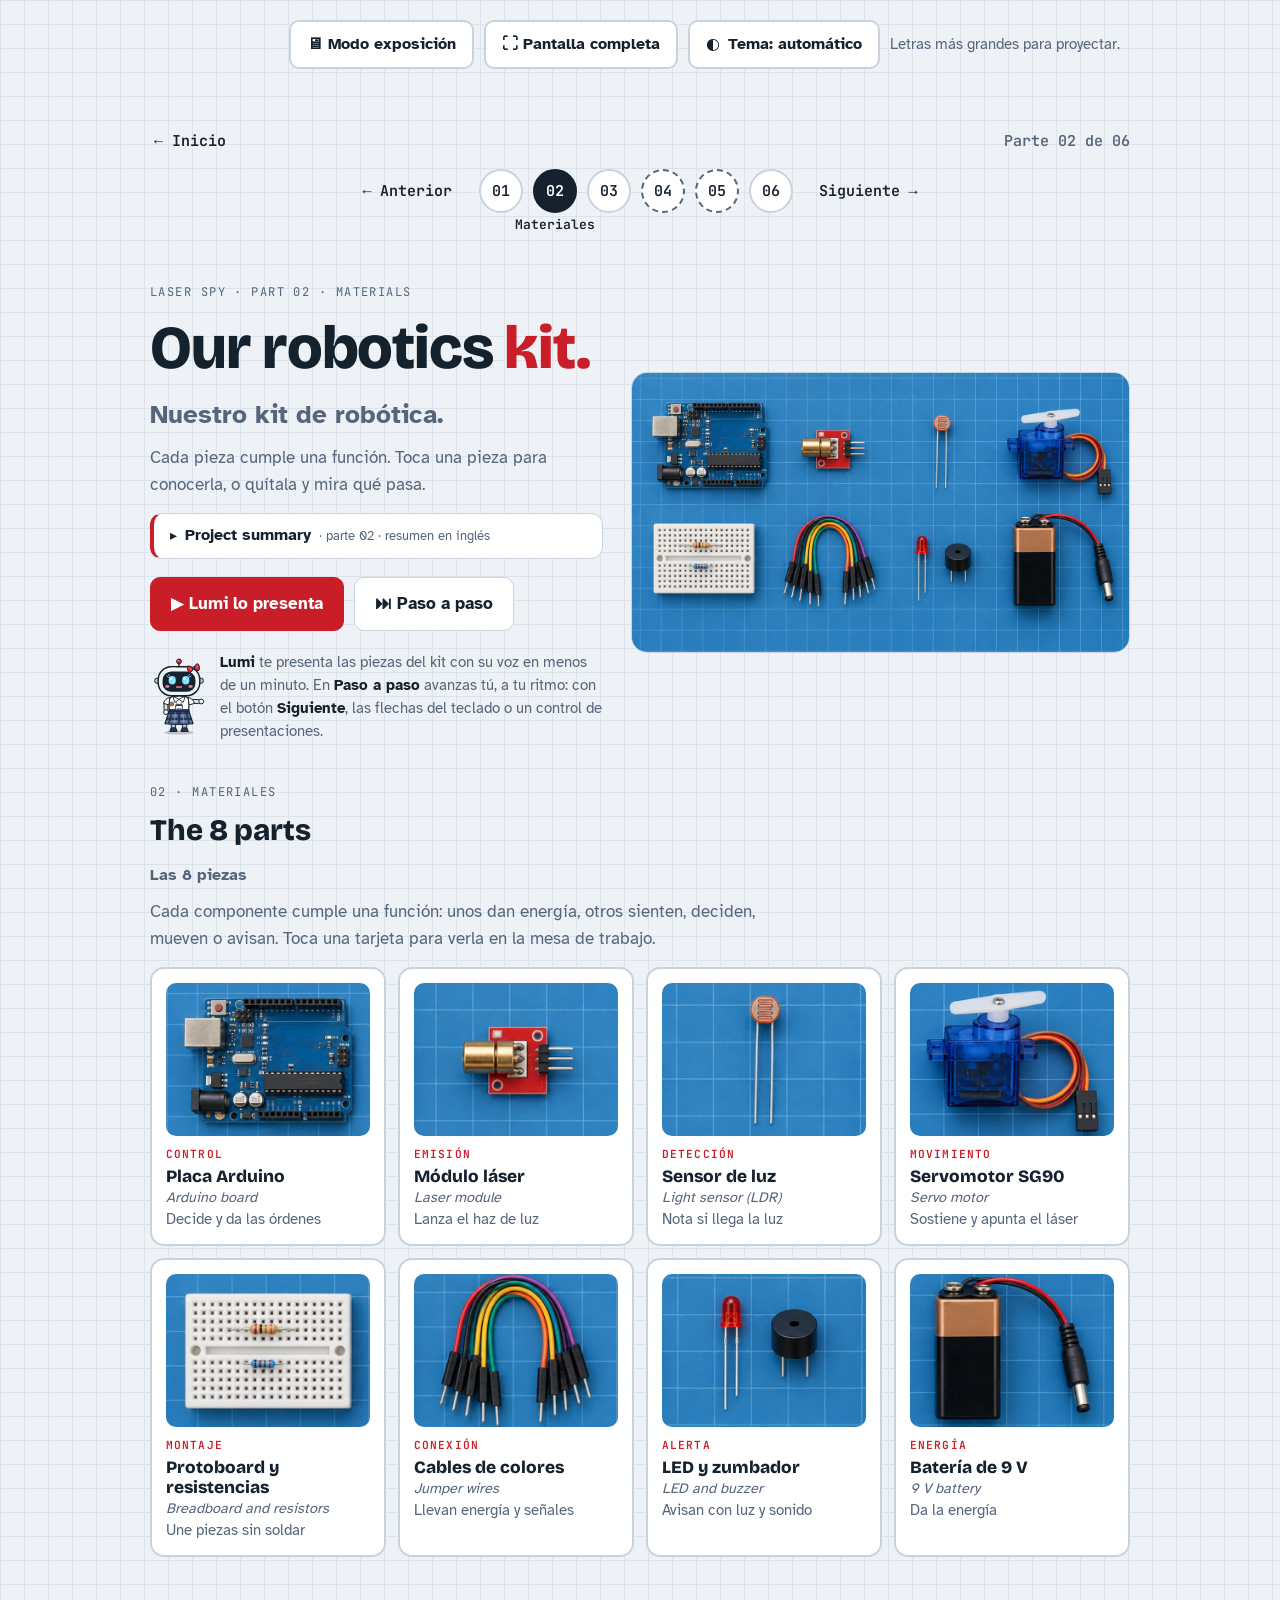
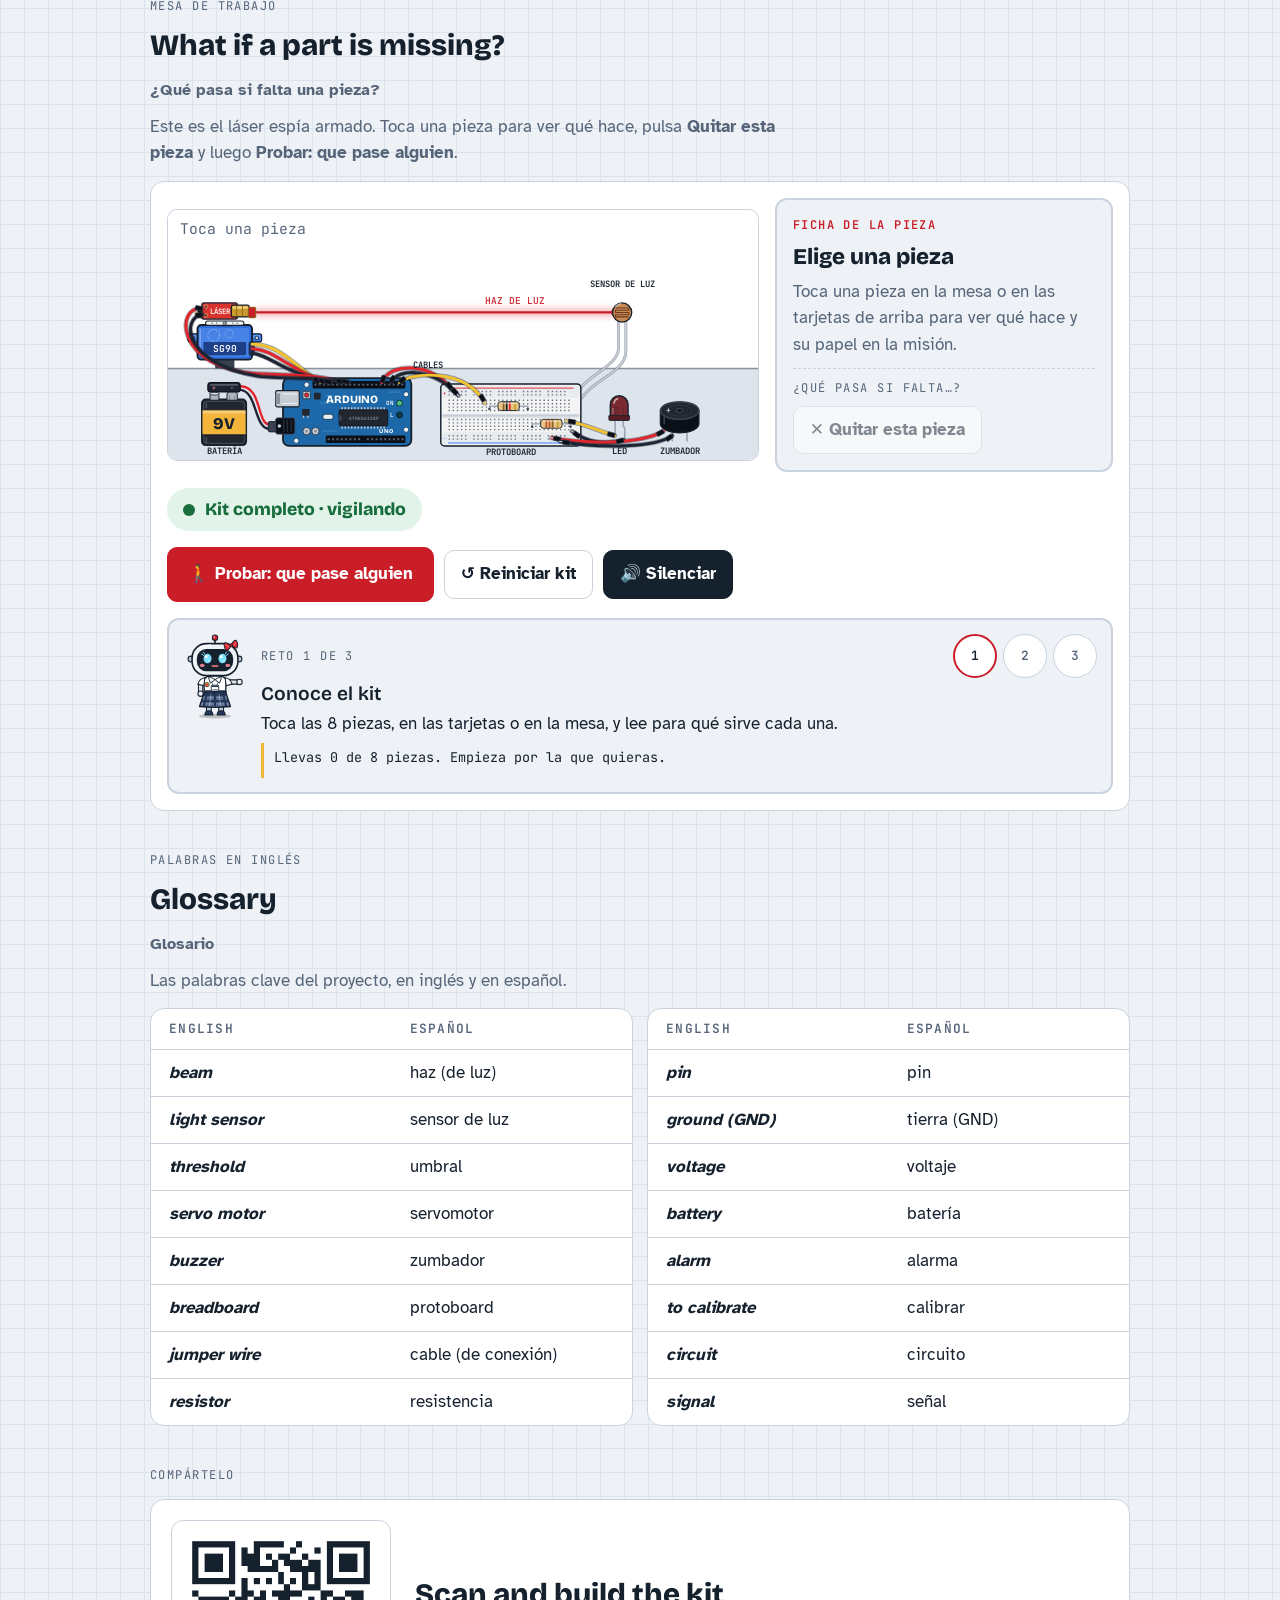
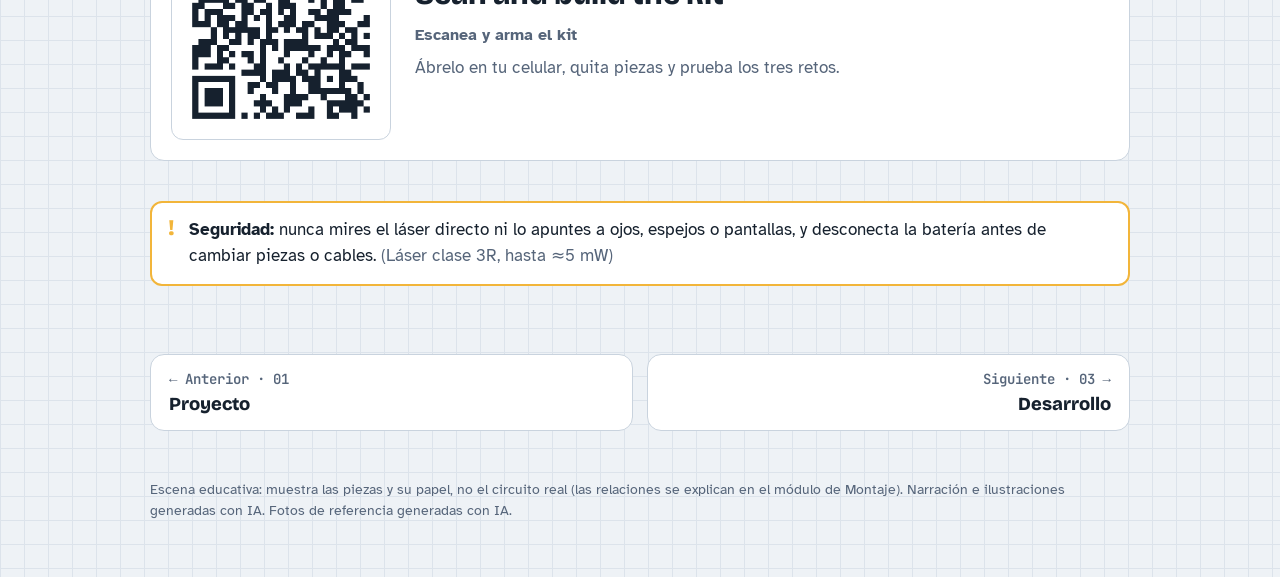
<file: materiales/index.html>
<!doctype html>
<html lang="es">
<head><script>try{var t=localStorage.getItem('laser-espia-theme');if(t==='light'||t==='dark')document.documentElement.dataset.theme=t}catch(e){}</script>
<meta charset="utf-8">
<meta name="viewport" content="width=device-width, initial-scale=1, viewport-fit=cover">
<meta name="description" content="Nuestro kit de robótica: las 8 piezas del láser espía y la función de cada una. Quita una pieza, mira qué pasa y supera los tres retos. Proyecto de robótica de 7.º grado.">
<meta property="og:title" content="Láser espía · 02 Materiales">
<meta property="og:description" content="Cada pieza cumple una función. Proyecto de robótica de 7.º grado.">
<meta property="og:image" content="https://laser-espia.github.io/assets/hero02_corrected_web.jpg">
<meta property="og:url" content="https://laser-espia.github.io/materiales/">
<meta property="og:type" content="website">
<link rel="icon" href="data:image/svg+xml,%3Csvg xmlns='http://www.w3.org/2000/svg' viewBox='0 0 32 32'%3E%3Crect width='32' height='32' rx='7' fill='%2316212E'/%3E%3Crect x='4' y='13' width='9' height='6' rx='1.5' fill='%23EEF3F8'/%3E%3Cline x1='13' y1='16' x2='28' y2='16' stroke='%23E3262E' stroke-width='2.5'/%3E%3C/svg%3E">
<style>
/* Local Google Fonts: OFL notices and full licenses in *-OFL.txt beside this stylesheet. */
/* latin-ext */
@font-face {
  font-family: 'Atkinson Hyperlegible';
  font-style: normal;
  font-weight: 400;
  font-display: swap;
  src: url(../assets/fonts/atkinson-hyperlegible-400-latin-ext.woff2) format('woff2');
  unicode-range: U+0100-02BA, U+02BD-02C5, U+02C7-02CC, U+02CE-02D7, U+02DD-02FF, U+0304, U+0308, U+0329, U+1D00-1DBF, U+1E00-1E9F, U+1EF2-1EFF, U+2020, U+20A0-20AB, U+20AD-20C4, U+2113, U+2C60-2C7F, U+A720-A7FF;
}
/* latin */
@font-face {
  font-family: 'Atkinson Hyperlegible';
  font-style: normal;
  font-weight: 400;
  font-display: swap;
  src: url(../assets/fonts/atkinson-hyperlegible-400-latin.woff2) format('woff2');
  unicode-range: U+0000-00FF, U+0131, U+0152-0153, U+02BB-02BC, U+02C6, U+02DA, U+02DC, U+0304, U+0308, U+0329, U+2000-206F, U+20AC, U+2122, U+2191, U+2193, U+2212, U+2215, U+FEFF, U+FFFD;
}
/* latin-ext */
@font-face {
  font-family: 'Atkinson Hyperlegible';
  font-style: normal;
  font-weight: 700;
  font-display: swap;
  src: url(../assets/fonts/atkinson-hyperlegible-700-latin-ext.woff2) format('woff2');
  unicode-range: U+0100-02BA, U+02BD-02C5, U+02C7-02CC, U+02CE-02D7, U+02DD-02FF, U+0304, U+0308, U+0329, U+1D00-1DBF, U+1E00-1E9F, U+1EF2-1EFF, U+2020, U+20A0-20AB, U+20AD-20C4, U+2113, U+2C60-2C7F, U+A720-A7FF;
}
/* latin */
@font-face {
  font-family: 'Atkinson Hyperlegible';
  font-style: normal;
  font-weight: 700;
  font-display: swap;
  src: url(../assets/fonts/atkinson-hyperlegible-700-latin.woff2) format('woff2');
  unicode-range: U+0000-00FF, U+0131, U+0152-0153, U+02BB-02BC, U+02C6, U+02DA, U+02DC, U+0304, U+0308, U+0329, U+2000-206F, U+20AC, U+2122, U+2191, U+2193, U+2212, U+2215, U+FEFF, U+FFFD;
}
/* latin-ext */
@font-face {
  font-family: 'Bricolage Grotesque';
  font-style: normal;
  font-weight: 600;
  font-stretch: 100%;
  font-display: swap;
  src: url(../assets/fonts/bricolage-grotesque-600-800-latin-ext.woff2) format('woff2');
  unicode-range: U+0100-02BA, U+02BD-02C5, U+02C7-02CC, U+02CE-02D7, U+02DD-02FF, U+0304, U+0308, U+0329, U+1D00-1DBF, U+1E00-1E9F, U+1EF2-1EFF, U+2020, U+20A0-20AB, U+20AD-20C4, U+2113, U+2C60-2C7F, U+A720-A7FF;
}
/* latin */
@font-face {
  font-family: 'Bricolage Grotesque';
  font-style: normal;
  font-weight: 600;
  font-stretch: 100%;
  font-display: swap;
  src: url(../assets/fonts/bricolage-grotesque-600-800-latin.woff2) format('woff2');
  unicode-range: U+0000-00FF, U+0131, U+0152-0153, U+02BB-02BC, U+02C6, U+02DA, U+02DC, U+0304, U+0308, U+0329, U+2000-206F, U+20AC, U+2122, U+2191, U+2193, U+2212, U+2215, U+FEFF, U+FFFD;
}
/* latin-ext */
@font-face {
  font-family: 'Bricolage Grotesque';
  font-style: normal;
  font-weight: 800;
  font-stretch: 100%;
  font-display: swap;
  src: url(../assets/fonts/bricolage-grotesque-600-800-latin-ext.woff2) format('woff2');
  unicode-range: U+0100-02BA, U+02BD-02C5, U+02C7-02CC, U+02CE-02D7, U+02DD-02FF, U+0304, U+0308, U+0329, U+1D00-1DBF, U+1E00-1E9F, U+1EF2-1EFF, U+2020, U+20A0-20AB, U+20AD-20C4, U+2113, U+2C60-2C7F, U+A720-A7FF;
}
/* latin */
@font-face {
  font-family: 'Bricolage Grotesque';
  font-style: normal;
  font-weight: 800;
  font-stretch: 100%;
  font-display: swap;
  src: url(../assets/fonts/bricolage-grotesque-600-800-latin.woff2) format('woff2');
  unicode-range: U+0000-00FF, U+0131, U+0152-0153, U+02BB-02BC, U+02C6, U+02DA, U+02DC, U+0304, U+0308, U+0329, U+2000-206F, U+20AC, U+2122, U+2191, U+2193, U+2212, U+2215, U+FEFF, U+FFFD;
}
/* latin-ext */
@font-face {
  font-family: 'JetBrains Mono';
  font-style: normal;
  font-weight: 400;
  font-display: swap;
  src: url(../assets/fonts/jetbrains-mono-400-600-latin-ext.woff2) format('woff2');
  unicode-range: U+0100-02BA, U+02BD-02C5, U+02C7-02CC, U+02CE-02D7, U+02DD-02FF, U+0304, U+0308, U+0329, U+1D00-1DBF, U+1E00-1E9F, U+1EF2-1EFF, U+2020, U+20A0-20AB, U+20AD-20C4, U+2113, U+2C60-2C7F, U+A720-A7FF;
}
/* latin */
@font-face {
  font-family: 'JetBrains Mono';
  font-style: normal;
  font-weight: 400;
  font-display: swap;
  src: url(../assets/fonts/jetbrains-mono-400-600-latin.woff2) format('woff2');
  unicode-range: U+0000-00FF, U+0131, U+0152-0153, U+02BB-02BC, U+02C6, U+02DA, U+02DC, U+0304, U+0308, U+0329, U+2000-206F, U+20AC, U+2122, U+2191, U+2193, U+2212, U+2215, U+FEFF, U+FFFD;
}
/* latin-ext */
@font-face {
  font-family: 'JetBrains Mono';
  font-style: normal;
  font-weight: 600;
  font-display: swap;
  src: url(../assets/fonts/jetbrains-mono-400-600-latin-ext.woff2) format('woff2');
  unicode-range: U+0100-02BA, U+02BD-02C5, U+02C7-02CC, U+02CE-02D7, U+02DD-02FF, U+0304, U+0308, U+0329, U+1D00-1DBF, U+1E00-1E9F, U+1EF2-1EFF, U+2020, U+20A0-20AB, U+20AD-20C4, U+2113, U+2C60-2C7F, U+A720-A7FF;
}
/* latin */
@font-face {
  font-family: 'JetBrains Mono';
  font-style: normal;
  font-weight: 600;
  font-display: swap;
  src: url(../assets/fonts/jetbrains-mono-400-600-latin.woff2) format('woff2');
  unicode-range: U+0000-00FF, U+0131, U+0152-0153, U+02BB-02BC, U+02C6, U+02DA, U+02DC, U+0304, U+0308, U+0329, U+2000-206F, U+20AC, U+2122, U+2191, U+2193, U+2212, U+2215, U+FEFF, U+FFFD;
}

:root{padding-top:env(safe-area-inset-top,0px);padding-bottom:env(safe-area-inset-bottom,0px)}body{margin:0}img{max-width:100%}[hidden]{display:none!important}</style>
<title>Láser espía · 02 Materiales</title>
<style>
/* Mismo sistema que las partes 01 y 03: cuaderno de laboratorio en papel cuadriculado, una sola columna, la escena manda */
:root{
  --paper:#EEF2F6; --grid:#DCE3EB; --card:#FFFFFF; --ink:#16212E; --muted:#56657A; --line:#C9D3DE;
  --laser:#C91D28; --laser-glow:rgba(227,38,46,.35); --ok:#176D3B; --ok-bg:#E2F4EA; --alarm-bg:#FDE4E5;
  --amber:#F2B53A; --focus:#8A5A00; --on-laser:#FFFFFF; --on-ok:#FFFFFF; --room:#FFFFFF; --floor:#C9D3DE; --wall:#7C8BA0; --warn-bg:#FFF3D6; --warn:#8A5A00;
  --display:"Bricolage Grotesque",ui-sans-serif,system-ui,sans-serif;
  --body:"Atkinson Hyperlegible",ui-sans-serif,system-ui,sans-serif;
  --mono:"JetBrains Mono",ui-monospace,Consolas,monospace;
}
@media (prefers-color-scheme: dark){:root:not([data-theme="light"]){
  --paper:#0F1722; --grid:#18222F; --card:#152030; --ink:#E6ECF3; --muted:#93A2B6; --line:#26354A;
  --laser:#FF4048; --laser-glow:rgba(255,64,72,.45); --ok:#4CC383; --ok-bg:#12301F; --alarm-bg:#3A1418;
  --amber:#F2B53A; --focus:#F2B53A; --on-laser:#FFFFFF; --on-ok:#0F1722; --room:#1A2738; --floor:#2A3A50; --wall:#53647C; --warn-bg:#33270F; --warn:#F2B53A; color-scheme:dark}}
:root[data-theme="dark"]{
  --paper:#0F1722; --grid:#18222F; --card:#152030; --ink:#E6ECF3; --muted:#93A2B6; --line:#26354A;
  --laser:#FF4048; --laser-glow:rgba(255,64,72,.45); --ok:#4CC383; --ok-bg:#12301F; --alarm-bg:#3A1418;
  --amber:#F2B53A; --focus:#F2B53A; --on-laser:#FFFFFF; --on-ok:#0F1722; --room:#1A2738; --floor:#2A3A50; --wall:#53647C; --warn-bg:#33270F; --warn:#F2B53A; color-scheme:dark}

*{box-sizing:border-box}
[hidden]{display:none!important}
body{background:var(--paper);color:var(--ink);font-family:var(--body);font-size:17px;line-height:1.55;
  background-image:linear-gradient(var(--grid) 1px,transparent 1px),linear-gradient(90deg,var(--grid) 1px,transparent 1px);
  background-size:24px 24px;
  padding-left:max(16px,env(safe-area-inset-left,0px));padding-right:max(16px,env(safe-area-inset-right,0px));padding-block:20px 56px}
.wrap{max-width:980px;margin:0 auto;display:flex;flex-direction:column;gap:40px}
h1,h2,h3{font-family:var(--display);text-wrap:balance;margin:0;line-height:1.08}
h1{font-size:clamp(2.2rem,6vw,3.8rem);font-weight:800;letter-spacing:-.02em}
h1 span{color:var(--laser)}
h2{font-size:clamp(1.4rem,3.4vw,1.85rem);font-weight:800}
h3{font-size:1.1rem;font-weight:600}
p{margin:0}
code{font-family:var(--mono);font-size:.9em}
.eyebrow{font-family:var(--mono);font-size:.75rem;letter-spacing:.12em;text-transform:uppercase;color:var(--muted)}
.lead{color:var(--muted);max-width:60ch;font-size:1.08rem}
section{display:flex;flex-direction:column;gap:14px}
.panel{background:var(--card);border:1px solid var(--line);border-radius:14px;padding:20px}

/* Portada */
.hero{display:grid;grid-template-columns:minmax(0,1fr) minmax(0,1.1fr);gap:28px;align-items:center}
.hero .txt{display:flex;flex-direction:column;gap:14px;min-width:0}
.hero figure{margin:0;border-radius:16px;overflow:hidden;border:1px solid var(--line);aspect-ratio:16/9;max-width:100%;background:var(--card)}
.hero figure img{width:100%;height:100%;object-fit:cover;display:block}
@media (max-width:760px){.hero{grid-template-columns:1fr}.hero figure{order:-1}}
.cta{display:flex;flex-wrap:wrap;gap:10px;margin-top:4px}

button,.btn{font:inherit;font-weight:700;border-radius:10px;padding:10px 16px;border:1px solid var(--line);background:var(--card);color:var(--ink);cursor:pointer;text-decoration:none;display:inline-flex;align-items:center;gap:8px}
button.primary,.btn.primary{background:#C91D28;border-color:#C91D28;color:#FFFFFF}
button.big{font-size:1.08rem;padding:13px 20px}
button[aria-pressed="true"]{background:var(--ink);color:var(--card);border-color:var(--ink)}
button:disabled{opacity:.5;cursor:default}
button:focus-visible,.btn:focus-visible,summary:focus-visible{outline:3px solid var(--focus);outline-offset:2px}

/* Las 8 piezas */
.kit{display:grid;grid-template-columns:repeat(4,minmax(0,1fr));gap:12px;list-style:none;margin:0;padding:0}
.kit li{display:flex;min-width:0}
.kit button{flex:1;min-width:0;flex-direction:column;align-items:flex-start;gap:4px;padding:14px;border-radius:14px;border:2px solid var(--line);background:var(--card);color:var(--ink);text-align:left;position:relative;transition:border-color .2s,background .2s}
.kit button[aria-pressed="true"]{background:var(--card);color:var(--ink);border-color:var(--amber);box-shadow:0 0 0 3px rgba(242,181,58,.35)}
.kit .thumb{display:block;width:100%;height:auto;aspect-ratio:4/3;object-fit:cover;border-radius:10px;margin-bottom:6px;background:#1F5FA8}
.kit .fn{font-size:.95rem;line-height:1.3;font-weight:400;color:var(--muted)}
.kit .cat{font-family:var(--mono);font-size:.7rem;letter-spacing:.1em;color:var(--laser);text-transform:uppercase;font-weight:600}
.kit .nm{font-family:var(--display);font-weight:800;font-size:1.08rem;line-height:1.15}
.kit .nm-en{display:block;font-size:.9rem;line-height:1.2;margin-top:-2px}
.kit button > .seen{position:absolute;right:18px;top:18px;width:28px;height:28px;border-radius:50%;box-shadow:0 0 0 2px #fff;background:var(--ok);color:var(--on-ok);font-size:.8rem;display:none;align-items:center;justify-content:center}
.kit button.seen > .seen{display:inline-flex}
.kit button.gone{border-style:dashed}
.kit button.gone .thumb{opacity:.3;filter:grayscale(1)}
.kit button.gone .nm::after{content:" · quitada";font-family:var(--mono);font-size:.72rem;font-weight:600;color:var(--muted)}
@media (max-width:700px){.kit{grid-template-columns:repeat(2,minmax(0,1fr));gap:10px}.kit button{padding:10px}.kit .nm{font-size:1rem}.kit .fn{font-size:.88rem}}

/* Mesa de trabajo */
.sim{display:flex;flex-direction:column;gap:16px;padding:16px}
/* el dibujo y la ficha van juntos (es lo que enfoca el recorrido); en el celular el contenedor no cuenta para el diseño */
.mesa-stage{display:contents}
@media (min-width:861px){
  .mesa-stage{display:grid;grid-template-columns:minmax(0,1.75fr) minmax(0,1fr);gap:16px;align-items:center;border-radius:12px}
}
@media (min-width:1000px){.scene-msg{max-width:70%}}
/* modo exposición: la mesa usa todo el ancho para que sus etiquetas se lean de lejos; la ficha va debajo, en columnas */
@media (min-width:861px){html[data-presentation="true"] .mesa-stage{grid-template-columns:minmax(0,1fr)}html[data-presentation="true"] .info dl:not([hidden]){display:grid;grid-template-columns:repeat(3,minmax(0,1fr));grid-auto-flow:column;grid-template-rows:auto auto;column-gap:24px;row-gap:4px;margin:0}html[data-presentation="true"] .info dd{margin:0}}
.stage{position:relative;border-radius:10px;overflow:hidden;background:var(--paper);border:1px solid var(--line)}
@media (max-width:820px){.stage{position:sticky;top:env(safe-area-inset-top,0px);z-index:6;box-shadow:0 8px 18px rgba(0,0,0,.35)}.sim.touring .stage{position:relative;box-shadow:none}}
.stage svg{display:block;width:100%;height:auto;touch-action:manipulation;user-select:none;-webkit-user-select:none}
.piece{cursor:pointer;outline:none}
.piece .box{fill:transparent;stroke:transparent;stroke-width:3;pointer-events:all}
/* área táctil invisible de al menos 44 px en celular para las piezas pequeñas (debajo de las piezas vecinas) */
.piece .hit{fill:transparent;stroke:none;pointer-events:all}
.piece .art{transition:opacity .3s}
.piece:hover .box{stroke:var(--line)}
.piece:focus-visible .box{stroke:var(--focus);stroke-dasharray:7 5}
.piece.sel .box{stroke:var(--amber);fill:rgba(242,181,58,.14);stroke-dasharray:none}
.piece.sel .art{filter:drop-shadow(0 0 5px rgba(242,181,58,.95))}
.piece .gonetag{display:none;font-family:var(--mono);font-size:13px;font-weight:600;fill:var(--muted);pointer-events:none}
.piece.gone .gonetag{display:inline}
.gonetag-out{display:none;font-family:var(--mono);font-size:13px;font-weight:600;fill:var(--muted);pointer-events:none;paint-order:stroke;stroke:var(--room);stroke-width:4px;stroke-linejoin:round}
#bench.servo-gone .gonetag-out{display:inline}
.piece.gone .art{opacity:.13}
.piece.gone .box{stroke:var(--muted);stroke-dasharray:5 5}
.piece.gone.sel .box{stroke:var(--amber)}
.wire{fill:none;stroke-width:4;stroke-linecap:round;transition:opacity .3s}
.wire-under{fill:none;stroke:var(--ink);stroke-width:6.5;stroke-linecap:round;opacity:.4}
.wire-hit{fill:none;stroke:transparent;stroke-width:16;pointer-events:stroke}
#k-cables.gone .art{opacity:1}
#k-cables.gone .wire{stroke:var(--muted)!important;stroke-dasharray:3 8;opacity:.55}
#k-cables.gone .wire-under{opacity:0}
#k-cables.gone .plugs{opacity:0}
#k-cables.sel .wire{stroke-width:5}
#bench.off .piece:not(.gone):not(#k-bateria) .art{opacity:.5}
.hint{position:absolute;left:12px;top:8px;font-size:.92rem;color:var(--muted);font-family:var(--mono);pointer-events:none}
@media (max-width:600px){.hint{display:none!important}}
.scene-msg{position:absolute;left:50%;top:6px;transform:translateX(-50%);max-width:calc(100% - 20px);width:max-content;text-align:center;
  font-family:var(--display);font-weight:800;font-size:clamp(.88rem,2.6vw,1.2rem);line-height:1.25;padding:6px 12px;border-radius:12px;
  background:var(--card);color:var(--ink);border:2px solid var(--line);box-shadow:0 6px 18px rgba(0,0,0,.18);pointer-events:none}
.scene-msg.alert{border-color:var(--laser);color:var(--laser);background:var(--alarm-bg)}
.scene-msg.ok{border-color:var(--ok);color:var(--ok);background:var(--ok-bg)}
.scene-msg.none{border-color:var(--muted)}
@media (max-width:600px){.scene-msg{position:static;transform:none;max-width:none;width:auto;margin:0;border-radius:0;border-width:2px 0 0;box-shadow:none;font-size:.95rem}}
.status{display:flex;flex-wrap:wrap;gap:12px;align-items:center;justify-content:space-between}
.pill{font-family:var(--display);font-weight:800;font-size:1.1rem;padding:8px 16px;border-radius:999px;display:inline-flex;gap:10px;align-items:center}
.pill .dot{width:12px;height:12px;border-radius:50%;background:currentColor;flex:none}
.pill.idle{background:var(--paper);color:var(--muted);border:1px solid var(--line)}
.pill.ok{background:var(--ok-bg);color:var(--ok)}
.pill.warn{background:var(--warn-bg);color:var(--warn)}
.pill.alarm{background:var(--alarm-bg);color:var(--laser);animation:blink .35s steps(2) infinite}
@keyframes blink{50%{opacity:.55}}
.missing{font-family:var(--mono);font-size:.82rem;color:var(--muted)}
.controls{display:flex;flex-wrap:wrap;gap:10px;align-items:center}
.controls button{min-height:48px}
@media (max-width:600px){.controls{display:grid;grid-template-columns:minmax(0,1fr) minmax(0,1fr)}.controls .primary{grid-column:1/-1;justify-content:center}.controls button{justify-content:center;min-width:0;font-size:1rem;padding-inline:10px}}

/* Ficha de la pieza */
.info{display:flex;flex-direction:column;gap:10px;padding:16px;border-radius:12px;border:2px solid var(--line);background:var(--paper);min-width:0}
.info h3{font-family:var(--display);font-weight:800;font-size:1.4rem}
.info .cat{color:var(--laser);font-weight:600}
.info dl{margin:0;display:flex;flex-direction:column;gap:8px}
.info dt{font-family:var(--mono);font-size:.74rem;letter-spacing:.08em;text-transform:uppercase;color:var(--muted);font-weight:600}
.info dd{margin:0;font-size:.98rem;line-height:1.45}
.info dd.analog{border-left:3px solid var(--amber);padding-left:10px}
.info .empty{color:var(--muted)}
.info .falta{border-top:1px dashed var(--line);padding-top:10px;display:flex;flex-direction:column;gap:8px;align-items:flex-start}
.info .falta button{min-height:46px}
.info .falta button.removed{border-color:var(--ok);color:var(--ok)}
.info .gonenote{font-size:.9rem;color:var(--muted)}
/* foto de la pieza elegida (la misma miniatura 4:3 de su tarjeta: todas del mismo tamaño) */
.info .iphoto{display:block;width:100%;max-width:220px;height:auto;aspect-ratio:4/3;object-fit:cover;border-radius:10px;background:#1F5FA8}
.info .iphoto[hidden]{display:none}
.info h3 .en{display:block;font-family:var(--body);font-size:.72em;margin-top:2px}
/* Recorrido de Lumi: la maqueta queda fija y grande; al lado, la ficha de la pieza con su foto y su nombre,
   y su explicación justo debajo de la maqueta (así nada deja huecos y todo cabe sin achicar el dibujo).
   Cada momento solo cambia la pieza resaltada y la ficha. */
.info .ihead,.info .ibody{display:flex;flex-direction:column;gap:10px;min-width:0}
.sim.touring .info .falta{display:none}
/* modo exposición fuera del recorrido: la ficha va debajo de la mesa; foto a la izquierda del nombre */
@media (min-width:861px){html[data-presentation="true"] .sim:not(.touring) .info .ihead{display:grid;grid-template-columns:260px minmax(0,1fr);grid-template-areas:"ph ." "ph cat" "ph name";grid-template-rows:1fr auto auto;column-gap:20px;row-gap:4px}
  html[data-presentation="true"] .sim:not(.touring) .info .iphoto{grid-area:ph;max-width:none}
  html[data-presentation="true"] .sim:not(.touring) .info #iCat{grid-area:cat}
  html[data-presentation="true"] .sim:not(.touring) .info #iName{grid-area:name}
  html[data-presentation="true"] .sim:not(.touring) .info .ihead:has(.iphoto[hidden]){display:flex}}
@media (min-width:861px){
  .sim.touring .mesa-stage,html[data-presentation="true"] .sim.touring .mesa-stage{grid-template-columns:minmax(0,68fr) minmax(0,32fr);grid-template-areas:"bench head" "body head";align-items:start;gap:14px 18px}
  .sim.touring #benchStage{grid-area:bench}
  .sim.touring .info{display:contents}
  .sim.touring .info .ihead,.sim.touring .info .ibody{padding:16px;border-radius:12px;border:2px solid var(--amber);background:var(--paper)}
  .sim.touring .info .ihead{grid-area:head;align-self:stretch;gap:8px}
  .sim.touring .info .ibody{grid-area:body;border-color:var(--line)}
  .sim.touring .info .iphoto{max-width:none}
  .sim.touring .info h3{font-size:1.9rem;line-height:1.12}
  .sim.touring .info .cat{font-size:.95rem}
  .sim.touring .info dl:not([hidden]){display:grid;grid-template-columns:repeat(3,minmax(0,1fr));grid-auto-flow:column;grid-template-rows:auto auto;column-gap:22px;row-gap:4px}
  .sim.touring .info dt{font-size:.8rem}
  .sim.touring .info dd{font-size:1.12rem;line-height:1.4;margin:0}
}
@media (max-width:860px){.sim.touring .mesa-stage{display:flex;flex-direction:column;gap:12px}}
@media (max-width:700px){
  .sim.touring .info{padding:12px;gap:8px}
  .info .ihead{display:grid;grid-template-columns:minmax(0,2fr) minmax(0,3fr);grid-template-areas:"ph cat" "ph name";grid-template-rows:auto 1fr;column-gap:12px;row-gap:2px;align-items:start}
  .info .iphoto{grid-area:ph;max-width:none}
  .info #iCat{grid-area:cat}
  .info #iName{grid-area:name;font-size:1.15rem}
  .info .ihead:has(.iphoto[hidden]){display:flex}
  .sim.touring .info{padding:10px}
  .info .ihead{grid-template-columns:minmax(0,1fr) minmax(0,2fr)}
  .sim.touring .info dl{gap:4px}
  .sim.touring .info dd{font-size:.9rem;line-height:1.35}
}
/* en el celular el mensaje de la mesa va debajo del dibujo: durante el recorrido su lugar queda reservado (2 líneas),
   así la maqueta + ficha no cambian de alto cuando aparece */
@media (max-width:600px){.sim.touring .scene-msg{min-height:calc(2.5em + 14px)}.sim.touring .scene-msg[hidden]{display:block!important;visibility:hidden}}

/* Retos */
.mission{display:flex;gap:14px;align-items:flex-start;padding:14px;border-radius:12px;border:2px solid var(--line);background:var(--paper);transition:border-color .3s,background .3s}
.mission .avatar{width:64px;flex:none}
.mission .avatar svg{display:block;width:100%;height:auto}
.mission .eye{transform-box:fill-box;transform-origin:center;animation:blinkEye 4.2s infinite}
.mbody{flex:1;min-width:0;display:flex;flex-direction:column;gap:6px}
.mhead{display:flex;justify-content:space-between;align-items:center;gap:10px}
.mdots{display:flex;gap:6px}
.mdots button{width:30px;height:30px;padding:0;border-radius:50%;justify-content:center;font-family:var(--mono);font-size:.8rem;font-weight:600;color:var(--muted)}
.mdots button[aria-current="step"]{border-color:var(--laser);color:var(--ink);border-width:2px}
.mdots button.ok{background:var(--ok);border-color:var(--ok);color:var(--on-ok)}
.mission h3{font-size:1.2rem}
.mission .goal{margin:0}
.mlive{margin:0;font-family:var(--mono);font-size:.84rem;line-height:1.5;color:var(--ink);border-left:3px solid var(--amber);padding:4px 0 4px 10px;min-height:2.6em}
.quizzes{display:flex;flex-direction:column;gap:10px}
.qrow{display:flex;flex-direction:column;gap:6px}
.qrow .qt{font-family:var(--display);font-weight:800;font-size:1.05rem}
.qrow.done .qt::after{content:" ✓";color:var(--ok)}
.quiz{display:flex;flex-wrap:wrap;gap:8px}
.quiz button{min-height:44px}
.quiz button.wrong{border-color:var(--laser);color:var(--laser);text-decoration:line-through}
.quiz button.right{background:var(--ok);border-color:var(--ok);color:var(--on-ok)}
.mdone{display:flex;flex-wrap:wrap;gap:10px;align-items:center;justify-content:space-between}
.mdone p{margin:0;flex:1 1 260px;color:var(--ink)}
.mdone p:empty{display:none}
.mission.solved,.mission.all{border-color:var(--ok);background:var(--ok-bg)}
.mission.solved .mdone p::before{content:"Lo que aprendiste: ";font-weight:700}
@media (max-width:600px){.mission .avatar{display:none}.mission{padding:12px}}

.two{display:grid;grid-template-columns:repeat(auto-fit,minmax(280px,1fr));gap:16px}
.two>*{min-width:0}
ul.bul{margin:0;padding-left:20px;display:flex;flex-direction:column;gap:8px}
.bugs{display:grid;grid-template-columns:repeat(auto-fit,minmax(280px,1fr));gap:14px}
.bug{background:var(--card);border:1px solid var(--line);border-radius:14px;padding:18px;display:flex;flex-direction:column;gap:6px;min-width:0}
.bug .tag{font-family:var(--mono);font-size:.72rem;letter-spacing:.1em;text-transform:uppercase;color:var(--laser);font-weight:600;margin-top:6px}
.bug .tag.cause{color:#5B9BE0}
.bug .tag.test{color:var(--ok)}

ol.steps{list-style:none;margin:0;padding:0;display:grid;grid-template-columns:repeat(auto-fit,minmax(200px,1fr));gap:12px}
ol.steps li{background:var(--card);border:1px solid var(--line);border-radius:12px;padding:14px;display:flex;flex-direction:column;gap:6px}
ol.steps .who{font-family:var(--mono);font-size:.75rem;color:var(--laser);letter-spacing:.06em;text-transform:uppercase}
ol.steps .say{font-size:.95rem}
ol.steps .do{font-size:.85rem;color:var(--muted)}
.qa{display:flex;flex-direction:column;gap:8px}
details{background:var(--card);border:1px solid var(--line);border-radius:12px;padding:12px 16px}
summary{cursor:pointer;font-weight:700}
details p{margin-top:8px;color:var(--muted)}
.share{display:grid;grid-template-columns:auto minmax(0,1fr);gap:24px;align-items:center}
.share img{width:220px;max-width:100%;border-radius:12px;border:1px solid var(--line);background:#fff;padding:8px}
@media (max-width:600px){.share{grid-template-columns:1fr}.share img{margin:0 auto;width:140px}}
.safety{display:flex;gap:14px;align-items:flex-start;border:2px solid var(--amber);border-radius:12px;padding:14px 16px;background:var(--card)}
.safety .ico{font-family:var(--display);font-weight:800;font-size:1.4rem;color:var(--amber);line-height:1}
footer{color:var(--muted);font-size:.85rem}
.toast{position:fixed;left:50%;bottom:calc(20px + env(safe-area-inset-bottom,0px));transform:translateX(-50%);background:var(--ok);color:var(--on-ok);font-weight:700;padding:10px 18px;border-radius:999px;box-shadow:0 6px 24px rgba(0,0,0,.2);z-index:20;max-width:calc(100% - 32px);text-align:center}
.sim.touring .controls button:not(#sound),.sim.touring .mission button,.sim.touring .info button,.sim.touring .piece{pointer-events:none}
.sim.touring .controls button:not(#sound),.sim.touring .mission button,.sim.touring .info button{opacity:.55}
/* Recorrido guiado por Lumi: foco con sombra gigante, robot que viaja y barra de subtítulos */
.lumi-card{display:flex;align-items:center;gap:12px;margin-top:6px}
.lumi-card .avatar{width:58px;flex:none}
.lumi-card p{font-size:.92rem;color:var(--muted);margin:0}
.lumi-card b{color:var(--ink)}
.tour-spot{position:fixed;left:0;top:0;width:0;height:0;z-index:1000;border-radius:16px;pointer-events:none;
  box-shadow:0 0 0 3px #F2B53A,0 0 28px 8px rgba(242,181,58,.45),0 0 0 200vmax rgba(5,9,15,.74);
  transition:left .45s ease,top .45s ease,width .45s ease,height .45s ease}
.lumi{position:fixed;left:0;top:0;z-index:1002;width:118px;pointer-events:none;transition:transform .8s cubic-bezier(.3,1.25,.5,1);will-change:transform}
.lumi .bob{animation:bob 2.4s ease-in-out infinite}
.lumi svg,.lumi-card svg{display:block;width:100%;height:auto;overflow:visible}
@keyframes bob{50%{transform:translateY(-7px)}}
.lumi .eye,.lumi-card .eye{transform-box:fill-box;transform-origin:center;animation:blinkEye 4.2s infinite}
@keyframes blinkEye{0%,92%,100%{transform:scaleY(1)}95%{transform:scaleY(.1)}}
.lumi .arm-r{transform-box:fill-box;transform-origin:0% 50%}
.lumi.wave .arm-r{animation:wave .5s ease-in-out 4 alternate}
@keyframes wave{from{transform:rotate(10deg)}to{transform:rotate(-40deg)}}
.tour-bar{position:fixed;z-index:1003;left:50%;bottom:calc(14px + env(safe-area-inset-bottom,0px));transform:translateX(-50%);
  width:min(680px,calc(100% - 24px));background:#0F1722;color:#F3F6FA;border:1px solid #2A3B52;border-radius:18px;
  padding:12px 12px 12px 14px;display:flex;gap:12px;align-items:center;box-shadow:0 12px 40px rgba(0,0,0,.45)}
.tour-bar .who{font-family:var(--mono);font-size:.7rem;letter-spacing:.12em;text-transform:uppercase;color:#F2B53A}
.tour-bar .txt{flex:1;min-width:0;display:flex;flex-direction:column;gap:2px}
.tour-bar .say{font-size:clamp(.92rem,2.4vw,1.08rem);line-height:1.4;margin:0}
.tour-bar button{background:#1C2A3C;color:#F3F6FA;border-color:#2A3B52;padding:0;width:46px;height:46px;justify-content:center;border-radius:50%;flex:none;font-size:1.05rem}
.tour-bar button:focus-visible{outline-color:#F2B53A}
.tour-bar .play{position:relative;width:56px;height:56px;background:#F3F6FA;color:#0F1722}
.tour-bar .play svg{position:absolute;inset:-4px;width:64px;height:64px;transform:rotate(-90deg);pointer-events:none}
.tour-bar .ctrls{display:flex;gap:8px;flex:none;align-items:center}
.tour-bar .next{width:auto;padding:0 18px;border-radius:999px;background:#E3262E;border-color:#E3262E;color:#fff;font-weight:800;font-size:1rem}
.tour-bar button:disabled{opacity:.35}
@media (max-width:760px){.tour-bar{flex-wrap:wrap}.tour-bar .txt{flex-basis:calc(100% - 70px)}.tour-bar .ctrls{margin-left:auto}}
@media (min-width:1100px){.tour-bar{width:min(1100px,calc(100% - 48px))}.tour-bar .say{font-size:1.3rem}}
@media (max-width:600px){.lumi{width:56px}.tour-bar{flex-wrap:wrap}.tour-bar .txt{flex-basis:calc(100% - 70px)}.tour-bar .ctrls{margin-left:auto}}
/* zoom de presentación: el objetivo del recorrido se agranda por encima de sus vecinos (fondo y borde los pone el motor) */
.tz{z-index:999}.tz:not(.tzp){position:relative}
/* mientras Lumi presenta, el reto no se muestra: no es lo que ella cuenta */
.sim.touring #retos{visibility:hidden}
@media (prefers-reduced-motion: reduce){.pill.alarm{animation:none}.tour-spot,.lumi{transition:none}.lumi .bob,.lumi .eye,.lumi-card .eye,.mission .eye,.lumi.wave .arm-r{animation:none}.piece .art{transition:none}}

@media (max-width:600px){
  .stage.bench-wide{overflow-x:auto;overscroll-behavior-x:contain}
  .stage.bench-wide svg{width:800px;max-width:none}
  .bench-zoom{display:inline-flex}
}
@media (min-width:601px){.bench-zoom{display:none}}
</style>

<style>.presentation-tools{display:flex;align-items:center;justify-content:flex-end;flex-wrap:wrap;gap:10px}
.presentation-tools button{font:inherit;font-size:16px;font-weight:700;padding:10px 16px;border-radius:10px;border:2px solid var(--line,#C9D3DE);background:var(--card,#fff);color:var(--ink,#16212E);cursor:pointer;min-height:44px;min-width:44px}
.presentation-tools button:focus-visible{outline:3px solid var(--focus,#806000);outline-offset:3px}
.presentation-tools button[aria-pressed="true"]{background:#C91D28;border-color:#C91D28;color:#fff}
.presentation-hint,.presentation-tools [role="status"]{font-size:15px;color:var(--muted,#56657A)}
@media(min-width:1000px){
  /* los tamaños de las páginas van en rem: crecer la raíz agranda todo, no solo el texto suelto */
  html[data-presentation="true"]:not([data-support="true"]){font-size:21px}
  html[data-presentation="true"]:not([data-support="true"]) body{font-size:1.3rem}
  html[data-presentation="true"] .wrap:not([data-module]){max-width:1500px}
  html[data-presentation="true"] .tour-bar{width:calc(100% - 48px);max-width:1400px;padding:18px 22px}
  html[data-presentation="true"] .tour-bar .say{font-size:24px;line-height:1.35}
  html[data-presentation="true"] .tour-bar .who{font-size:18px;letter-spacing:.04em}
  html[data-presentation="true"] .tour-bar button{min-width:52px;min-height:52px;font-size:20px}
  html[data-presentation="true"] .tour-bar .next{font-size:20px}
  html[data-presentation="true"] .lumi-card p{font-size:22px}
  html[data-presentation="true"] .presentation-tools button{font-size:20px;padding:12px 20px;min-height:52px}
  html[data-presentation="true"] .presentation-hint,html[data-presentation="true"] .presentation-tools [role="status"]{font-size:18px}
  /* etiquetas pequeñas (PASO 1, CONTROL, BITÁCORA…) legibles desde el fondo del salón */
  html[data-presentation="true"]:not([data-support="true"]) .eyebrow,html[data-presentation="true"]:not([data-support="true"]) .n,html[data-presentation="true"]:not([data-support="true"]) .k,html[data-presentation="true"]:not([data-support="true"]) .cat{font-size:.9rem}
}
@media(max-width:600px){.presentation-tools{justify-content:flex-start}.presentation-tools button{font-size:14px;padding:9px 11px;min-height:44px}.presentation-hint{width:100%}}
/* Objetivos táctiles de al menos 44 px en todas las partes (iPad, celular) */
.presentation-tools button[hidden]{display:none}
.mdots button{width:44px;height:44px}
main[data-module] details.legend>summary{min-height:44px;display:inline-flex;align-items:center}
input#servo,input#umbral,input#servoAngle{height:44px}
#walk,#sound,#lampBtn{min-height:44px}
/* Inglés ligero: el sitio sigue en español; el inglés va en estilo secundario */
.en{font-style:italic;font-weight:400;color:var(--muted,#56657A);font-size:.82em;letter-spacing:0;text-transform:none}
.en-summary{margin:0;max-width:62ch;border:1px solid var(--line,#C9D3DE);border-left:4px solid var(--laser,#C91D28);border-radius:12px;background:var(--card,#fff);color:var(--ink,#16212E);padding:0 16px;font-size:.92em;line-height:1.5}
.en-summary>summary{cursor:pointer;min-height:44px;display:flex;align-items:center;flex-wrap:wrap;column-gap:8px;font-weight:700;list-style:none}
.en-summary>summary::-webkit-details-marker{display:none}
.en-summary>summary::before{content:"▸";color:var(--ink,#16212E);font-size:.9em}
.en-summary[open]>summary::before{content:"▾"}
.en-summary>summary:focus-visible{outline:3px solid var(--focus,#806000);outline-offset:3px;border-radius:8px}
.en-summary .en-hint{font-weight:400;color:var(--muted,#56657A);font-size:.85em}
.en-summary p{margin:0 0 14px;max-width:none;color:var(--ink,#16212E)}
.en-open{font-size:.88rem;line-height:1.4;margin:2px 0 0;padding:8px 12px;border-left:3px solid var(--line,#C9D3DE);color:var(--muted,#56657A)}
.en-open q{font-style:italic;color:var(--ink,#16212E)}
.en-open .tr{display:block;margin-top:4px;font-size:.95em}
header>.en-summary{margin-top:16px}
.glossary{display:grid;grid-template-columns:repeat(auto-fit,minmax(min(100%,340px),1fr));gap:14px;align-items:start}
.glossary-table{width:100%;border-collapse:separate;border-spacing:0;background:var(--card,#fff);border:1px solid var(--line,#C9D3DE);border-radius:14px;overflow:hidden;font-size:1.05rem}
.glossary-table th,.glossary-table td{padding:10px 18px;text-align:left;border-bottom:1px solid var(--line,#C9D3DE);overflow-wrap:anywhere}
.glossary-table tbody tr:last-child>*{border-bottom:0}
.glossary-table thead th{font-family:var(--mono,monospace);font-size:.8rem;letter-spacing:.1em;text-transform:uppercase;color:var(--muted,#56657A);font-weight:600}
.glossary-table tbody th{font-weight:700;color:var(--ink,#16212E);width:50%}
.glossary-table tbody th[lang="en"]{font-style:italic}
.glossary-table td{color:var(--ink,#16212E)}
@media(max-width:600px){.glossary-table th,.glossary-table td{padding:9px 12px}}
.pin-table .en{display:block;font-size:.8em;line-height:1.25;margin-top:2px}
.es-sub{margin:4px 0 0;color:var(--muted,#56657A);font-weight:600;line-height:1.25;letter-spacing:0}.es-sub.es-h1{font-size:clamp(1.05rem,2.2vw,1.6rem)}.es-sub.es-h2{font-size:1rem}
.es-card{display:block;margin-top:2px;font-size:.62em;font-weight:600;color:var(--muted,#56657A)}
</style><style>/* Navegación común entre las seis partes: en el flujo de la página, nunca fija */
.part-nav{display:flex;flex-direction:column;gap:6px;margin:10px 0 4px;font-family:var(--mono,ui-monospace,monospace);font-size:15px;color:var(--ink,#16212E);line-height:1.2}
.part-nav a{color:inherit;text-decoration:none}
.part-nav a:focus-visible,.part-next a:focus-visible{outline:3px solid var(--focus,#8A5A00);outline-offset:3px;border-radius:12px}
.pn-row{display:flex;justify-content:space-between;align-items:center;gap:12px;flex-wrap:wrap}
.pn-home{display:inline-flex;align-items:center;min-height:44px;padding:0 4px;font-weight:700}
.pn-home:hover,.pn-step:hover{color:var(--laser,#C91D28);text-decoration:underline}
.pn-where,.pn-medals{color:var(--muted,#56657A);font-weight:600}
.pn-hub .pn-row{min-height:28px}
.pn-track{display:flex;align-items:flex-start;justify-content:center;gap:16px}
.pn-step{display:none;align-items:center;height:44px;padding:0 10px;font-weight:700;white-space:nowrap}
@media (min-width:720px){.pn-step{display:inline-flex}}
.pn-dots{list-style:none;margin:0;padding:0 0 26px;display:flex;gap:10px;justify-content:center}
.pn-dots li{position:relative}
.pn-dot{position:relative;display:flex;align-items:center;justify-content:center;width:44px;height:44px;border-radius:50%;border:2px solid var(--line,#C9D3DE);background:var(--card,#fff);font-weight:700;font-size:15px}
.pn-dot:hover{border-color:var(--laser,#C91D28)}
.pn-dot.pn-support{border-style:dashed;border-color:var(--muted,#56657A)}
.pn-dot[aria-current="page"]{background:var(--ink,#16212E);border-color:var(--ink,#16212E);color:var(--card,#fff)}
.pn-dot[aria-current="page"].pn-support{border-style:dashed;outline:2px dashed var(--ink,#16212E);outline-offset:2px}
.pn-name{position:absolute;top:calc(100% + 4px);left:50%;transform:translateX(-50%);white-space:nowrap;font-size:13px;font-weight:700;color:var(--ink,#16212E)}
.pn-dots li:first-child .pn-name{left:0;transform:none}
.pn-dots li:last-child .pn-name{left:auto;right:0;transform:none}
.pn-hub .pn-dots{padding-bottom:4px}
.pn-check{position:absolute;top:-6px;right:-6px;width:20px;height:20px;border-radius:50%;display:flex;align-items:center;justify-content:center;font-size:12px;line-height:1;background:var(--ok,var(--ok-ink,#1B7A3D));color:var(--card,#fff);border:2px solid var(--card,#fff)}
/* Tarjetas grandes al final de la página */
.part-next{display:grid;grid-template-columns:1fr 1fr;gap:14px;margin:28px 0 8px}
.pn-card{display:flex;flex-direction:column;justify-content:center;gap:4px;min-height:64px;padding:14px 18px;border-radius:14px;border:1px solid var(--line,#C9D3DE);background:var(--card,#fff);color:var(--ink,#16212E);text-decoration:none}
.pn-card:hover{border-color:var(--laser,#C91D28)}
.pn-card-next{text-align:right}
.pn-k{font-family:var(--mono,ui-monospace,monospace);font-size:14px;color:var(--muted,#56657A);font-weight:600}
.pn-card-name{font-family:var(--display,inherit);font-weight:800;font-size:1.15rem;line-height:1.15}
@media (max-width:479px){.part-next{grid-template-columns:1fr}.pn-card-next{text-align:left}}
@media (max-width:380px){.pn-dots{gap:6px}}
@media (min-width:1000px){
  html[data-presentation="true"] .pn-dot{width:56px;height:56px;font-size:1.1rem}
  html[data-presentation="true"] .pn-step{height:56px}
  html[data-presentation="true"] .pn-name,html[data-presentation="true"] .pn-where,html[data-presentation="true"] .pn-home,html[data-presentation="true"] .pn-step,html[data-presentation="true"] .pn-medals{font-size:1.1rem}
  html[data-presentation="true"] .pn-dots{padding-bottom:34px;gap:14px}
  html[data-presentation="true"] .pn-hub .pn-dots{padding-bottom:4px}
  html[data-presentation="true"] .pn-card-name{font-size:1.4rem}
  html[data-presentation="true"] .pn-k{font-size:1rem}
  html[data-presentation="true"] .pn-check{width:24px;height:24px;font-size:14px}
}
/* Medalla al completar los retos de una parte */
.medalla{display:flex;gap:14px;align-items:center;margin:12px 0;padding:14px 16px;border-radius:14px;border:2px solid var(--amber,#F2B53A);background:var(--card,#fff);color:var(--ink,#16212E)}
.medalla svg{flex:none;width:64px;height:76px}
/* dentro de la tarjeta del reto: ocupa toda la fila y no hereda «Lo que aprendiste» */
.medalla{flex:1 1 100%;box-sizing:border-box}.medalla p{flex:none!important;margin:0}.medalla p::before{content:none!important}
.medalla-txt{display:flex;flex-direction:column;gap:4px;min-width:0}
.medalla-k{margin:0;font-family:var(--display,inherit);font-weight:800;font-size:1.15rem;line-height:1.15}
.medalla-n{margin:0;color:var(--muted,#56657A);font-size:.95rem}
.medalla-all{margin:0;font-family:var(--display,inherit);font-weight:800;font-size:1.25rem;color:var(--laser,#C91D28)}
.medalla-go{align-self:flex-start;display:inline-flex;align-items:center;min-height:44px;margin-top:4px;padding:8px 14px;border-radius:10px;font-weight:700;text-decoration:none;background:var(--ink,#16212E);color:var(--card,#fff);border:1px solid var(--ink,#16212E)}
.medalla-go:focus-visible{outline:3px solid var(--focus,#8A5A00);outline-offset:3px}
@media (min-width:1000px){
  html[data-presentation="true"] .medalla-k{font-size:1.4rem}
}
.confeti{position:fixed;inset:0;pointer-events:none;overflow:hidden;z-index:2000}
.confeti i{position:absolute;top:-16px;width:10px;height:14px;border-radius:2px;animation:confeti-cae 1.2s ease-in forwards}
@keyframes confeti-cae{to{transform:translate(var(--dx,0),105vh) rotate(var(--r,360deg));opacity:.2}}
@keyframes pulso-suave{0%,100%{box-shadow:0 0 0 0 rgba(242,181,58,0)}50%{box-shadow:0 0 0 8px rgba(242,181,58,.55)}}
.pulso-once{animation:pulso-suave 1.2s ease-in-out 1}
@media (prefers-reduced-motion: reduce){.pulso-once{animation:none}.confeti{display:none}}
/* 04 y 05 usan tamaños en px más grandes: la navegación los acompaña */
html[data-support="true"] .part-nav{font-size:18px}
html[data-support="true"] .pn-k{font-size:16px}
html[data-support="true"] .pn-card-name{font-size:22px}
html[data-support="true"] .pn-name{font-size:15px}
@media (min-width:1000px){
  html[data-presentation="true"][data-support="true"] .pn-name,html[data-presentation="true"][data-support="true"] .pn-where,html[data-presentation="true"][data-support="true"] .pn-home,html[data-presentation="true"][data-support="true"] .pn-step,html[data-presentation="true"][data-support="true"] .pn-dot{font-size:23px}
  html[data-presentation="true"][data-support="true"] .pn-k{font-size:21px}
  html[data-presentation="true"][data-support="true"] .pn-card-name{font-size:30px}
  html[data-presentation="true"][data-support="true"] .medalla-k{font-size:30px}
}
</style></head>
<body>
<main class="wrap" id="contenido"><div class="presentation-tools" role="group" aria-label="Preparar el monitor">
<button type="button" id="presentationMode" aria-pressed="false">🖥 Modo exposición</button>
<button type="button" id="presentationFullscreen" aria-pressed="false">⛶ Pantalla completa</button>
<button type="button" id="themeToggle" data-theme-choice="auto" aria-label="Tema: automático (sigue al dispositivo). Pulsa para cambiar a claro."><span aria-hidden="true">◐</span> Tema: automático</button>
<span class="presentation-hint">Letras más grandes para proyectar.</span>
<span id="presentationStatus" role="status"></span></div><nav class="part-nav" aria-label="Partes del proyecto" data-part="02"><div class="pn-row"><a class="pn-home" href="../">← Inicio</a><span class="pn-where">Parte 02 de 06</span></div><div class="pn-track"><a class="pn-step pn-prev" href="../proyecto/" aria-label="Anterior: 01 · Proyecto">← Anterior</a><ol class="pn-dots"><li><a class="pn-dot" href="../proyecto/" data-part="01" aria-label="Parte 01: Proyecto"><span class="pn-num">01</span></a></li><li><a class="pn-dot" href="../materiales/" data-part="02" aria-label="Parte 02: Materiales" aria-current="page"><span class="pn-num">02</span></a><span class="pn-name" aria-hidden="true">Materiales</span></li><li><a class="pn-dot" href="../desarrollo/" data-part="03" aria-label="Parte 03: Desarrollo"><span class="pn-num">03</span></a></li><li><a class="pn-dot pn-support" href="../especificaciones/" data-part="04" aria-label="Parte 04: Especificaciones SG90"><span class="pn-num">04</span></a></li><li><a class="pn-dot pn-support" href="../montaje/" data-part="05" aria-label="Parte 05: Montaje"><span class="pn-num">05</span></a></li><li><a class="pn-dot" href="../equipo/" data-part="06" aria-label="Parte 06: Equipo"><span class="pn-num">06</span></a></li></ol><a class="pn-step pn-next" href="../desarrollo/" aria-label="Siguiente: 03 · Desarrollo">Siguiente →</a></div></nav>

  <header class="hero">
    <div class="txt">
      <p class="eyebrow">Laser spy · Part 02 · Materials</p>
      <h1 lang="en">Our robotics <span>kit.</span></h1><p class="es-sub es-h1">Nuestro kit de robótica.</p>
      <p class="lead">Cada pieza cumple una función. Toca una pieza para conocerla, o quítala y mira qué pasa.</p>
      <details class="en-summary" lang="en"><summary>Project summary <span class="en-hint" lang="es">· parte 02 · resumen en inglés</span></summary><p>Our robotics kit has eight parts: an Arduino board, a laser module, a light sensor, an SG90 servo motor, a breadboard with resistors, jumper wires, an LED and buzzer, and a 9 V battery. Each part has one job: some give power, others sense, decide, move or alert. If one part is missing, the mission does not work.</p></details>
      <div class="cta">
        <button class="primary big" id="tourBtn" type="button">▶ Lumi lo presenta</button>
        <button class="big" id="tourManualBtn" type="button">⏭ Paso a paso</button>
      </div>
      <div class="lumi-card"><div class="avatar" data-lumi></div><p><b>Lumi</b> te presenta las piezas del kit con su voz en menos de un minuto. En <b>Paso a paso</b> avanzas tú, a tu ritmo: con el botón <b>Siguiente</b>, las flechas del teclado o un control de presentaciones.</p></div>
    </div>
    <figure><img src="../assets/image-a025b0c1736caa89.jpg" alt="Imagen de referencia generada con IA: las ocho piezas del kit sobre la mesa: Arduino, módulo láser, sensor de luz, servomotor, protoboard con dos resistencias, cables, LED y zumbador, y batería de 9 V."></figure>
  </header>

  <section id="piezas">
    <p class="eyebrow">02 · Materiales</p>
    <h2 lang="en">The 8 parts</h2><p class="es-sub es-h2">Las 8 piezas</p>
    <p class="lead">Cada componente cumple una función: unos dan energía, otros sienten, deciden, mueven o avisan. Toca una tarjeta para verla en la mesa de trabajo.</p>
    <ul class="kit" id="kit">
      <li><button type="button" id="p-arduino" data-p="arduino" aria-pressed="false"><img class="thumb" src="../assets/image-bb3bc2ea093a4b2b.jpg" alt="Foto de referencia de una placa Arduino Uno azul con su conector USB y su conector redondo de energía" width="480" height="360" loading="lazy"><span class="cat">Control</span><span class="nm">Placa Arduino</span><span class="nm-en en" lang="en">Arduino board</span><span class="fn">Decide y da las órdenes</span><span class="seen" aria-hidden="true">✓</span></button></li>
      <li><button type="button" id="p-laser" data-p="laser" aria-pressed="false"><img class="thumb" src="../assets/image-41dfe99cd11fc99f.jpg" alt="Foto de referencia del módulo láser: un tubito dorado sobre una placa roja con tres patitas" width="480" height="360" loading="lazy"><span class="cat">Emisión</span><span class="nm">Módulo láser</span><span class="nm-en en" lang="en">Laser module</span><span class="fn">Lanza el haz de luz</span><span class="seen" aria-hidden="true">✓</span></button></li>
      <li><button type="button" id="p-sensor" data-p="sensor" aria-pressed="false"><img class="thumb" src="../assets/image-d949e15ea660c603.jpg" alt="Foto de referencia del sensor de luz: un disco naranja con un zigzag y dos patas largas" width="480" height="360" loading="lazy"><span class="cat">Detección</span><span class="nm">Sensor de luz</span><span class="nm-en en" lang="en">Light sensor (LDR)</span><span class="fn">Nota si llega la luz</span><span class="seen" aria-hidden="true">✓</span></button></li>
      <li><button type="button" id="p-servo" data-p="servo" aria-pressed="false"><img class="thumb" src="../assets/image-407e7ee8fad21306.jpg" alt="Foto de referencia del servomotor SG90: una cajita azul con un brazo blanco arriba y su cable" width="480" height="360" loading="lazy"><span class="cat">Movimiento</span><span class="nm">Servomotor SG90</span><span class="nm-en en" lang="en">Servo motor</span><span class="fn">Sostiene y apunta el láser</span><span class="seen" aria-hidden="true">✓</span></button></li>
      <li><button type="button" id="p-protoboard" data-p="protoboard" aria-pressed="false"><img class="thumb" src="../assets/image-b2e967b83e4be303.jpg" alt="Foto de referencia de una protoboard blanca llena de agujeritos con dos resistencias puestas" width="480" height="360" loading="lazy"><span class="cat">Montaje</span><span class="nm">Protoboard y resistencias</span><span class="nm-en en" lang="en">Breadboard and resistors</span><span class="fn">Une piezas sin soldar</span><span class="seen" aria-hidden="true">✓</span></button></li>
      <li><button type="button" id="p-cables" data-p="cables" aria-pressed="false"><img class="thumb" src="../assets/image-a01c543778ee47d3.jpg" alt="Foto de referencia de un manojo de cables de colores con puntas negras" width="480" height="360" loading="lazy"><span class="cat">Conexión</span><span class="nm">Cables de colores</span><span class="nm-en en" lang="en">Jumper wires</span><span class="fn">Llevan energía y señales</span><span class="seen" aria-hidden="true">✓</span></button></li>
      <li><button type="button" id="p-alerta" data-p="alerta" aria-pressed="false"><img class="thumb" src="../assets/image-c6c9a22eebfdeb84.jpg" alt="Foto de referencia de un LED rojo y un zumbador negro y redondo" width="480" height="360" loading="lazy"><span class="cat">Alerta</span><span class="nm">LED y zumbador</span><span class="nm-en en" lang="en">LED and buzzer</span><span class="fn">Avisan con luz y sonido</span><span class="seen" aria-hidden="true">✓</span></button></li>
      <li><button type="button" id="p-bateria" data-p="bateria" aria-pressed="false"><img class="thumb" src="../assets/image-e53cdac42479e265.jpg" alt="Foto de referencia de una batería de 9 V con su broche y un cable que termina en un conector redondo" width="480" height="360" loading="lazy"><span class="cat">Energía</span><span class="nm">Batería de 9 V</span><span class="nm-en en" lang="en">9 V battery</span><span class="fn">Da la energía</span><span class="seen" aria-hidden="true">✓</span></button></li>
    </ul>
  </section>

  <section id="mesa">
    <p class="eyebrow">Mesa de trabajo</p>
    <h2 lang="en">What if a part is missing?</h2><p class="es-sub es-h2">¿Qué pasa si falta una pieza?</p>
    <p class="lead">Este es el láser espía armado. Toca una pieza para ver qué hace, pulsa <b>Quitar esta pieza</b> y luego <b>Probar: que pase alguien</b>.</p>
    <div class="panel sim" id="escena">
      <button type="button" class="bench-zoom" id="benchZoomBtn" aria-pressed="false">Ampliar mesa ↔</button><p class="bench-zoom" id="benchZoomHint" hidden>Desliza la mesa hacia los lados o elige una pieza desde sus tarjetas.</p>
<div class="mesa-stage" id="mesaStage">
      <div class="stage" id="benchStage">
        <svg id="bench" viewBox="0 0 800 340" role="group" aria-label="Mesa de trabajo con el láser espía armado. Cada pieza se puede elegir.">
          <defs>
            <filter id="glow" filterUnits="userSpaceOnUse" x="-100" y="-100" width="1000" height="540"><feGaussianBlur stdDeviation="4"/></filter>
            <pattern id="holes" width="8" height="6" patternUnits="userSpaceOnUse"><circle cx="4" cy="3" r="1.15" fill="#9AA6B5"/></pattern>
            <pattern id="pins" width="7" height="9" patternUnits="userSpaceOnUse"><rect x="2" y="2.5" width="3" height="3" fill="#C9A227"/></pattern>
          </defs>
          <!-- sala y mesa -->
          <rect x="-100" y="-100" width="1000" height="540" fill="var(--room)"/>
          <rect x="-100" y="215" width="1000" height="230" fill="var(--floor)" opacity=".6"/>
          <line x1="-100" y1="215" x2="900" y2="215" stroke="var(--ink)" stroke-width="2" opacity=".45"/>
          <rect id="flash" x="-100" y="-100" width="1000" height="540" fill="#E3262E" opacity="0" pointer-events="none"/>

          <!-- servo SG90 -->
          <g class="piece" id="k-servo" data-p="servo">
            <rect class="hit" x="22" y="130" width="110" height="110"/><rect class="box" x="22" y="150" width="110" height="68" rx="10"/>
            <g class="art">
              <rect x="64" y="202" width="26" height="13" fill="#3A4252"/>
              <rect x="27" y="168" width="100" height="11" rx="3" fill="#3F7FE6" stroke="#16212E" stroke-width="1.6"/>
              <rect x="29" y="169.5" width="96" height="3" rx="1.5" fill="#8FB8FF" opacity=".45"/>
              <circle cx="33.5" cy="173.5" r="3" fill="#0E2A5C"/><circle cx="120.5" cy="173.5" r="3" fill="#0E2A5C"/>
              <circle cx="33.5" cy="173.5" r="1.8" fill="#C9CED6"/><circle cx="120.5" cy="173.5" r="1.8" fill="#C9CED6"/>
              <rect x="40" y="156" width="74" height="47" rx="5" fill="#2F6FDB" stroke="#16212E" stroke-width="2.5"/>
              <rect x="44" y="160" width="66" height="39" rx="3" fill="#5C93F0" opacity=".55"/>
              <circle cx="62" cy="170" r="8" fill="none" stroke="#B5D0FF" stroke-width="1.3" stroke-dasharray="2 1.6" opacity=".8"/>
              <circle cx="83" cy="168" r="5.5" fill="none" stroke="#B5D0FF" stroke-width="1.2" stroke-dasharray="1.8 1.4" opacity=".7"/>
              <rect x="48" y="179" width="58" height="18" rx="2" fill="#16357A" opacity=".85"/>
              <text x="77" y="192" text-anchor="middle" font-family="JetBrains Mono,monospace" font-size="13" font-weight="700" fill="#FFFFFF">SG90</text>
              <path d="M43.5 161v36" stroke="#BFD6FF" stroke-width="2" stroke-linecap="round" opacity=".55"/>
              <rect x="110" y="179" width="7" height="18" rx="2" fill="#24408A" stroke="#16212E" stroke-width="1.2"/>
              <rect x="66" y="152" width="22" height="5" rx="1.5" fill="#2F6FDB" stroke="#16212E" stroke-width="1.4"/>
              <path d="M54 150.5h46a3 3 0 0 1 0 6h-46a3 3 0 0 1 0 -6z" fill="#F4F4F4" stroke="#16212E" stroke-width="1.4"/>
              <circle cx="60" cy="153.5" r="1.1" fill="#8A93A0"/><circle cx="66" cy="153.5" r="1.1" fill="#8A93A0"/><circle cx="88" cy="153.5" r="1.1" fill="#8A93A0"/><circle cx="94" cy="153.5" r="1.1" fill="#8A93A0"/>
              <circle cx="77" cy="153.5" r="2.4" fill="#C9CED6" stroke="#16212E" stroke-width=".9"/><path d="M75.6 153.5h2.8" stroke="#16212E" stroke-width=".8"/>
            </g>
          </g>
          <!-- láser apuntado por el servo (si falta el servo, se cae y apunta chueco) -->
          <g id="aim">
            <line id="beamGlow" x1="119" y1="139" x2="606" y2="139" stroke="var(--laser-glow)" stroke-width="10" filter="url(#glow)"/>
            <line id="beam" x1="119" y1="139" x2="606" y2="139" stroke="var(--laser)" stroke-width="3" stroke-linecap="round"/>
            <circle id="spot" cx="606" cy="139" r="5" fill="var(--laser)"/>
            <g class="piece" id="k-laser" data-p="laser">
              <rect class="hit" x="27" y="40" width="110" height="110"/><rect class="box" x="38" y="88" width="88" height="66" rx="10"/>
              <g class="art">
              <rect x="40" y="132" width="8" height="15" rx="1" fill="#0B0F17"/>
              <path d="M36 134.5h5M36 139.5h5M36 144.5h5" stroke="#E2C25A" stroke-width="1.6"/>
              <rect x="46" y="126" width="48" height="22" rx="2.5" fill="#D8352E" stroke="#16212E" stroke-width="1.8"/>
              <circle cx="51.5" cy="131" r="2.3" fill="#7A1A16" stroke="#F2C9A0" stroke-width=".9"/><circle cx="51.5" cy="143" r="2.3" fill="#7A1A16" stroke="#F2C9A0" stroke-width=".9"/>
              <text x="70" y="141" text-anchor="middle" font-family="JetBrains Mono,monospace" font-size="10" font-weight="700" fill="#FFFFFF">LÁSER</text>
              <rect x="86" y="129" width="24" height="16" rx="2" fill="#C99A2E" stroke="#16212E" stroke-width="1.6"/>
              <rect x="87.5" y="130.5" width="21" height="3.5" rx="1.5" fill="#F3D27A"/>
              <path d="M93 129.8v14.4M101 129.8v14.4" stroke="#8A6414" stroke-width="1.2"/>
              <rect id="aperture" x="109" y="132" width="10" height="14" rx="2" fill="var(--laser)"/>
              <rect x="109" y="132" width="10" height="14" rx="2" fill="none" stroke="#8A6414" stroke-width="1.4"/>
              </g>
              <text class="gonetag" x="80" y="141" text-anchor="middle">FALTA</text>
            </g>
          </g>
          <!-- el FALTA del servo va después del láser: sin servo, el láser se cae encima -->
          <text class="gonetag-out" id="servoTag" x="77" y="172" text-anchor="middle">FALTA</text>
          <text id="beamLabel" x="470" y="127" text-anchor="middle" font-family="JetBrains Mono,monospace" font-size="13" font-weight="600" fill="var(--laser)" opacity=".9">HAZ DE LUZ</text>
          <!-- sensor de luz -->
          <g class="piece" id="k-sensor" data-p="sensor">
            <rect class="box" x="590" y="88" width="66" height="130" rx="10"/>
            <g class="art">
              <text x="616" y="104" text-anchor="middle" font-family="JetBrains Mono,monospace" font-size="12" font-weight="600" fill="var(--ink)">SENSOR DE LUZ</text>
              <!-- dos patas que bajan hasta la protoboard -->
              <path d="M611 150V188C611 214 560 224 547 262M621 150V192C621 222 568 232 555 266" fill="none" stroke="#5A6475" stroke-width="4" stroke-linecap="round" opacity=".55"/>
              <path d="M611 150V188C611 214 560 224 547 262M621 150V192C621 222 568 232 555 266" fill="none" stroke="#C9CED6" stroke-width="2.2" stroke-linecap="round"/>
              <circle cx="547" cy="262" r="2" fill="#3A4252"/><circle cx="555" cy="266" r="2" fill="#3A4252"/>
              <!-- LDR: disco naranja con el zigzag que cambia con la luz -->
              <circle id="ldr" cx="616" cy="139" r="13" fill="#C98A55" stroke="#16212E" stroke-width="1.8"/>
              <path d="M607 133h18v3h-18v3h18v3h-18v3h18" fill="none" stroke="#6B3A1E" stroke-width="1.5" stroke-linejoin="round"/>
              <path d="M607 131a11 11 0 0 1 7 -4" fill="none" stroke="#FFFFFF" stroke-width="1.6" stroke-linecap="round" opacity=".55"/>
            </g>
            <text class="gonetag" x="623" y="143" text-anchor="middle">FALTA</text>
          </g>

          <!-- quien pasa (la sorpresa): camina de arriba hacia abajo y cruza el haz -->
          <g id="walker" opacity="0">
            <g id="thief">
              <g id="legL"><rect x="-15" y="36" width="12" height="32" rx="5" fill="#1D2433"/><ellipse cx="-10" cy="70" rx="9" ry="5" fill="#0B0F17"/></g>
              <g id="legR"><rect x="3" y="36" width="12" height="32" rx="5" fill="#1D2433"/><ellipse cx="10" cy="70" rx="9" ry="5" fill="#0B0F17"/></g>
              <rect x="-24" y="-26" width="48" height="66" rx="16" fill="#F4F4F4" stroke="#16212E" stroke-width="2.5"/>
              <rect x="-22" y="-14" width="44" height="6" fill="#16212E"/><rect x="-23" y="-1" width="46" height="6" fill="#16212E"/><rect x="-23" y="12" width="46" height="6" fill="#16212E"/><rect x="-22" y="25" width="44" height="6" fill="#16212E"/>
              <rect x="-33" y="-20" width="11" height="34" rx="5" fill="#F4F4F4" stroke="#16212E" stroke-width="2.5" transform="rotate(14 -27 -18)"/>
              <g transform="translate(27 -20)"><path d="M-14 -4 q-4 -16 4 -18" fill="none" stroke="#16212E" stroke-width="3" stroke-linecap="round"/><circle r="17" fill="#C8A26B" stroke="#16212E" stroke-width="2.5"/><path d="M-7 -15 l7 5 l7 -5" fill="none" stroke="#16212E" stroke-width="2.5" stroke-linejoin="round"/><text y="7" text-anchor="middle" font-family="Bricolage Grotesque,system-ui,sans-serif" font-size="17" font-weight="800" fill="#16212E">$</text></g>
              <circle cx="0" cy="-46" r="20" fill="#F2C9A0" stroke="#16212E" stroke-width="2.5"/>
              <path d="M-20 -50 a20 20 0 0 1 40 0 z" fill="#2B2F3A"/><rect x="-21" y="-54" width="42" height="7" rx="3.5" fill="#3A4252"/><circle cx="0" cy="-68" r="4.5" fill="#E3262E"/>
              <rect x="-19" y="-47" width="38" height="11" rx="5.5" fill="#0B0F17"/>
              <g id="eyes"><circle cx="-8" cy="-41.5" r="3.6" fill="#fff"/><circle cx="8" cy="-41.5" r="3.6" fill="#fff"/><circle class="pupil" cx="-6.8" cy="-40.5" r="1.7" fill="#0B0F17"/><circle class="pupil" cx="9.2" cy="-40.5" r="1.7" fill="#0B0F17"/></g>
              <path id="faceCalm" d="M-7 -31 q7 5 13 -2" fill="none" stroke="#16212E" stroke-width="2.5" stroke-linecap="round"/>
              <g id="faceCaught" opacity="0"><ellipse cx="0" cy="-30" rx="4.5" ry="5.5" fill="#16212E"/><path d="M22 -58 q4 7 0 10 q-4 -3 0 -10z" fill="#7FC8FF"/></g>
            </g>
            <g id="bang" opacity="0"><rect x="-17" y="-112" width="34" height="30" rx="10" fill="#FFFFFF" stroke="#E3262E" stroke-width="3"/><path d="M-4 -82 l4 8 l4 -8z" fill="#FFFFFF" stroke="#E3262E" stroke-width="3" stroke-linejoin="round"/><rect x="-5" y="-82.5" width="10" height="3" fill="#FFFFFF"/><text x="0" y="-89" text-anchor="middle" font-family="Bricolage Grotesque,system-ui,sans-serif" font-size="24" font-weight="800" fill="#E3262E">¡!</text></g>
          </g>

          <!-- batería: su propio cable va al conector del Arduino -->
          <g class="piece" id="k-bateria" data-p="bateria">
            <rect class="hit" x="20" y="230" width="116" height="110"/><rect class="box" x="20" y="232" width="116" height="106" rx="10"/>
            <g class="art">
              <!-- cables del broche: rojo (+) y negro (−) hasta el conector redondo del Arduino -->
              <path d="M98 239 C128 239 120 291 138 291" fill="none" stroke="#E3262E" stroke-width="3.2" stroke-linecap="round"/>
              <path d="M98 244 C122 246 116 297 138 297" fill="none" stroke="#1D2433" stroke-width="3.2" stroke-linecap="round"/>
              <rect x="136" y="287" width="14" height="14" rx="2" fill="#3A4252" stroke="#16212E" stroke-width="1.2"/>
              <!-- batería de 9 V: cuerpo rectangular, banda de color y bornes de broche arriba -->
              <rect x="46" y="257" width="60" height="62" rx="5" fill="#22262E" stroke="#16212E" stroke-width="2.5"/>
              <rect x="48.5" y="259.5" width="55" height="57" rx="3.5" fill="none" stroke="#4A5263" stroke-width="1.2"/>
              <rect x="46" y="271" width="60" height="34" fill="#F2B53A" stroke="#16212E" stroke-width="1.4"/>
              <rect x="47" y="272" width="58" height="4" fill="#FFFFFF" opacity=".3"/>
              <text x="76" y="297" text-anchor="middle" font-family="Bricolage Grotesque,system-ui,sans-serif" font-size="22" font-weight="800" fill="#16212E">9V</text>
              <path d="M52 262v6M52 309v6" stroke="#FFFFFF" stroke-width="2" stroke-linecap="round" opacity=".2"/>
              <!-- bornes: redondo (+) y hexagonal (−) -->
              <rect x="57" y="249" width="12" height="9" fill="#AEB6C1" stroke="#16212E" stroke-width="1.3"/>
              <ellipse cx="63" cy="249" rx="6" ry="2.2" fill="#D9DEE5" stroke="#16212E" stroke-width="1.1"/>
              <path d="M80 249l3.5 -2.6h7l3.5 2.6v9h-14z" fill="#AEB6C1" stroke="#16212E" stroke-width="1.3" stroke-linejoin="round"/>
              <path d="M83.5 252v6M90.5 252v6" stroke="#16212E" stroke-width=".8" opacity=".5"/>
              <!-- broche que se engancha en los bornes -->
              <rect x="54" y="234" width="44" height="13" rx="4" fill="#1D2433" stroke="#0B0F17" stroke-width="1.4"/>
              <rect x="57" y="236" width="38" height="2.4" rx="1.2" fill="#FFFFFF" opacity=".25"/>
              <text x="63" y="244.6" text-anchor="middle" font-family="JetBrains Mono,monospace" font-size="8.5" font-weight="700" fill="#FF8A8F">+</text>
              <text x="87" y="244.6" text-anchor="middle" font-family="JetBrains Mono,monospace" font-size="8.5" font-weight="700" fill="#B9C6D3">−</text>
              <text x="76" y="331" text-anchor="middle" font-family="JetBrains Mono,monospace" font-size="12" font-weight="600" fill="var(--ink)">BATERÍA</text>
            </g>
            <text class="gonetag" x="76" y="286" text-anchor="middle">FALTA</text>
          </g>
          <!-- placa Arduino -->
          <g class="piece" id="k-arduino" data-p="arduino">
            <rect class="hit" x="140" y="221" width="198" height="110"/><rect class="box" x="140" y="222" width="198" height="108" rx="10"/>
            <g class="art">
              <rect x="156" y="228" width="174" height="92" rx="8" fill="#1C68A8" stroke="#16212E" stroke-width="2.5"/>
              <path d="M210 300h18M300 247h14M214 252h10M206 262h14" stroke="#3D86C4" stroke-width="1.3" stroke-linecap="round"/>
              <circle cx="188" cy="237" r="3.6" fill="#E9EEF4" stroke="#0E3D66" stroke-width="1.2"/><circle cx="174" cy="313" r="3.6" fill="#E9EEF4" stroke="#0E3D66" stroke-width="1.2"/>
              <circle cx="323" cy="250" r="3.6" fill="#E9EEF4" stroke="#0E3D66" stroke-width="1.2"/><circle cx="323" cy="298" r="3.6" fill="#E9EEF4" stroke="#0E3D66" stroke-width="1.2"/>
              <rect x="196" y="232" width="126" height="10" rx="1.5" fill="#0B0F17"/><path d="M198.6 235.6h2.6v2.6h-2.6zM204.5 235.6h2.6v2.6h-2.6zM210.4 235.6h2.6v2.6h-2.6zM216.3 235.6h2.6v2.6h-2.6zM222.2 235.6h2.6v2.6h-2.6zM228.1 235.6h2.6v2.6h-2.6zM234.0 235.6h2.6v2.6h-2.6zM239.9 235.6h2.6v2.6h-2.6zM245.8 235.6h2.6v2.6h-2.6zM251.7 235.6h2.6v2.6h-2.6zM257.6 235.6h2.6v2.6h-2.6zM263.5 235.6h2.6v2.6h-2.6zM269.4 235.6h2.6v2.6h-2.6zM275.3 235.6h2.6v2.6h-2.6zM281.2 235.6h2.6v2.6h-2.6zM287.1 235.6h2.6v2.6h-2.6zM293.0 235.6h2.6v2.6h-2.6zM298.9 235.6h2.6v2.6h-2.6zM304.8 235.6h2.6v2.6h-2.6zM310.7 235.6h2.6v2.6h-2.6zM316.6 235.6h2.6v2.6h-2.6z" fill="#5A6475"/>
              <rect x="214" y="306" width="108" height="10" rx="1.5" fill="#0B0F17"/><path d="M216.6 309.6h2.6v2.6h-2.6zM222.5 309.6h2.6v2.6h-2.6zM228.4 309.6h2.6v2.6h-2.6zM234.3 309.6h2.6v2.6h-2.6zM240.2 309.6h2.6v2.6h-2.6zM246.1 309.6h2.6v2.6h-2.6zM252.0 309.6h2.6v2.6h-2.6zM257.9 309.6h2.6v2.6h-2.6zM269.7 309.6h2.6v2.6h-2.6zM275.6 309.6h2.6v2.6h-2.6zM281.5 309.6h2.6v2.6h-2.6zM287.4 309.6h2.6v2.6h-2.6zM293.3 309.6h2.6v2.6h-2.6zM299.2 309.6h2.6v2.6h-2.6zM305.1 309.6h2.6v2.6h-2.6zM311.0 309.6h2.6v2.6h-2.6zM316.9 309.6h2.6v2.6h-2.6z" fill="#5A6475"/>
              <rect x="146" y="245" width="32" height="22" rx="2" fill="#C9CED6" stroke="#16212E" stroke-width="1.5"/>
              <rect x="146" y="249" width="6" height="14" rx="1" fill="#8A93A0"/><path d="M155 249.5h20M155 262.5h20" stroke="#E9EEF4" stroke-width="1.6"/>
              <rect x="146" y="282" width="26" height="22" rx="3" fill="#0B0F17" stroke="#3A4252" stroke-width="1.2"/>
              <path d="M157 285v16M162 285v16M167 285v16" stroke="#2B2F3A" stroke-width="1.6"/><circle cx="151" cy="293" r="2.4" fill="#C9CED6"/>
              <rect x="183" y="246" width="10" height="10" rx="1.5" fill="#C9CED6" stroke="#16212E" stroke-width="1"/><circle cx="188" cy="251" r="3" fill="#E3262E" stroke="#16212E" stroke-width=".8"/>
              <rect x="198" y="248" width="9" height="9" rx="1" fill="#22262E"/>
              <circle cx="188" cy="300" r="5" fill="#C9CED6" stroke="#16212E" stroke-width="1"/><circle cx="188" cy="300" r="2" fill="#8A93A0"/>
              <circle cx="200" cy="300" r="5" fill="#C9CED6" stroke="#16212E" stroke-width="1"/><circle cx="200" cy="300" r="2" fill="#8A93A0"/>
              <rect x="182" y="270" width="10" height="9" rx="1" fill="#22262E"/><rect x="183" y="279" width="1.6" height="3" fill="#C9CED6"/><rect x="189" y="279" width="1.6" height="3" fill="#C9CED6"/>
              <rect x="210" y="277" width="14" height="7" rx="3.5" fill="#E9EEF4" stroke="#16212E" stroke-width="1"/>
              <rect x="235.0" y="267.5" width="2" height="4.5" fill="#C9CED6"/><rect x="235.0" y="292" width="2" height="4.5" fill="#C9CED6"/><rect x="239.4" y="267.5" width="2" height="4.5" fill="#C9CED6"/><rect x="239.4" y="292" width="2" height="4.5" fill="#C9CED6"/><rect x="243.8" y="267.5" width="2" height="4.5" fill="#C9CED6"/><rect x="243.8" y="292" width="2" height="4.5" fill="#C9CED6"/><rect x="248.2" y="267.5" width="2" height="4.5" fill="#C9CED6"/><rect x="248.2" y="292" width="2" height="4.5" fill="#C9CED6"/><rect x="252.6" y="267.5" width="2" height="4.5" fill="#C9CED6"/><rect x="252.6" y="292" width="2" height="4.5" fill="#C9CED6"/><rect x="257.0" y="267.5" width="2" height="4.5" fill="#C9CED6"/><rect x="257.0" y="292" width="2" height="4.5" fill="#C9CED6"/><rect x="261.4" y="267.5" width="2" height="4.5" fill="#C9CED6"/><rect x="261.4" y="292" width="2" height="4.5" fill="#C9CED6"/><rect x="265.8" y="267.5" width="2" height="4.5" fill="#C9CED6"/><rect x="265.8" y="292" width="2" height="4.5" fill="#C9CED6"/><rect x="270.2" y="267.5" width="2" height="4.5" fill="#C9CED6"/><rect x="270.2" y="292" width="2" height="4.5" fill="#C9CED6"/><rect x="274.6" y="267.5" width="2" height="4.5" fill="#C9CED6"/><rect x="274.6" y="292" width="2" height="4.5" fill="#C9CED6"/><rect x="279.0" y="267.5" width="2" height="4.5" fill="#C9CED6"/><rect x="279.0" y="292" width="2" height="4.5" fill="#C9CED6"/><rect x="283.4" y="267.5" width="2" height="4.5" fill="#C9CED6"/><rect x="283.4" y="292" width="2" height="4.5" fill="#C9CED6"/><rect x="287.8" y="267.5" width="2" height="4.5" fill="#C9CED6"/><rect x="287.8" y="292" width="2" height="4.5" fill="#C9CED6"/><rect x="292.2" y="267.5" width="2" height="4.5" fill="#C9CED6"/><rect x="292.2" y="292" width="2" height="4.5" fill="#C9CED6"/>
              <rect x="232" y="271" width="66" height="22" rx="2" fill="#22262E" stroke="#0B0F17" stroke-width="1"/>
              <path d="M232 278a4 4 0 0 1 0 8z" fill="#3A4252"/>
              <text x="266" y="285" text-anchor="middle" font-family="JetBrains Mono,monospace" font-size="6" font-weight="700" fill="#8A93A0">ATMEGA328P</text>
              <text x="250" y="262" text-anchor="middle" font-family="Bricolage Grotesque,system-ui,sans-serif" font-size="15" font-weight="800" fill="#FFFFFF">ARDUINO</text>
              <text x="296" y="303" text-anchor="middle" font-family="Bricolage Grotesque,system-ui,sans-serif" font-size="8" font-weight="800" fill="#FFFFFF" letter-spacing=".5">UNO</text>
              <circle id="pwrLed" cx="314" cy="262" r="4" fill="#0E3D46"/>
              <circle id="ardL" cx="314" cy="278" r="4" fill="#0E3D46"/>
              <circle cx="314" cy="262" r="4" fill="none" stroke="#0B0F17" stroke-width="1"/><circle cx="314" cy="278" r="4" fill="none" stroke="#0B0F17" stroke-width="1"/>
              <text x="306" y="265" text-anchor="end" font-family="JetBrains Mono,monospace" font-size="8" font-weight="700" fill="#FFFFFF">ON</text>
              <text x="306" y="281" text-anchor="end" font-family="JetBrains Mono,monospace" font-size="8" font-weight="700" fill="#FFFFFF">L</text>
            </g>
            <text class="gonetag" x="244" y="282" text-anchor="middle">FALTA</text>
          </g>
          <!-- protoboard con resistencias -->
          <g class="piece" id="k-protoboard" data-p="protoboard">
            <rect class="box" x="362" y="228" width="206" height="110" rx="10"/>
            <g class="art">
              <rect x="370" y="236" width="190" height="84" rx="5" fill="#F4F4F4" stroke="#16212E" stroke-width="2"/>
              <rect x="372" y="238" width="186" height="17" rx="3" fill="#E9ECEF"/><rect x="372" y="301" width="186" height="17" rx="3" fill="#E9ECEF"/>
              <line x1="380" y1="241.6" x2="550" y2="241.6" stroke="#E3262E" stroke-width="1.3"/>
              <line x1="380" y1="316" x2="550" y2="316" stroke="#3B7BFF" stroke-width="1.3"/>
              <text x="373" y="251" font-family="JetBrains Mono,monospace" font-size="7" font-weight="700" fill="#E3262E">+</text><text x="373" y="312" font-family="JetBrains Mono,monospace" font-size="7" font-weight="700" fill="#3B7BFF">−</text>
              <path d="M380.5 245.2h1.9v1.9h-1.9zM386.1 245.2h1.9v1.9h-1.9zM391.7 245.2h1.9v1.9h-1.9zM397.3 245.2h1.9v1.9h-1.9zM402.9 245.2h1.9v1.9h-1.9zM414.1 245.2h1.9v1.9h-1.9zM419.7 245.2h1.9v1.9h-1.9zM425.3 245.2h1.9v1.9h-1.9zM430.9 245.2h1.9v1.9h-1.9zM436.5 245.2h1.9v1.9h-1.9zM447.7 245.2h1.9v1.9h-1.9zM453.3 245.2h1.9v1.9h-1.9zM458.9 245.2h1.9v1.9h-1.9zM464.5 245.2h1.9v1.9h-1.9zM470.1 245.2h1.9v1.9h-1.9zM481.3 245.2h1.9v1.9h-1.9zM486.9 245.2h1.9v1.9h-1.9zM492.5 245.2h1.9v1.9h-1.9zM498.1 245.2h1.9v1.9h-1.9zM503.7 245.2h1.9v1.9h-1.9zM514.9 245.2h1.9v1.9h-1.9zM520.5 245.2h1.9v1.9h-1.9zM526.1 245.2h1.9v1.9h-1.9zM531.7 245.2h1.9v1.9h-1.9zM537.3 245.2h1.9v1.9h-1.9zM380.5 249.8h1.9v1.9h-1.9zM386.1 249.8h1.9v1.9h-1.9zM391.7 249.8h1.9v1.9h-1.9zM397.3 249.8h1.9v1.9h-1.9zM402.9 249.8h1.9v1.9h-1.9zM414.1 249.8h1.9v1.9h-1.9zM419.7 249.8h1.9v1.9h-1.9zM425.3 249.8h1.9v1.9h-1.9zM430.9 249.8h1.9v1.9h-1.9zM436.5 249.8h1.9v1.9h-1.9zM447.7 249.8h1.9v1.9h-1.9zM453.3 249.8h1.9v1.9h-1.9zM458.9 249.8h1.9v1.9h-1.9zM464.5 249.8h1.9v1.9h-1.9zM470.1 249.8h1.9v1.9h-1.9zM481.3 249.8h1.9v1.9h-1.9zM486.9 249.8h1.9v1.9h-1.9zM492.5 249.8h1.9v1.9h-1.9zM498.1 249.8h1.9v1.9h-1.9zM503.7 249.8h1.9v1.9h-1.9zM514.9 249.8h1.9v1.9h-1.9zM520.5 249.8h1.9v1.9h-1.9zM526.1 249.8h1.9v1.9h-1.9zM531.7 249.8h1.9v1.9h-1.9zM537.3 249.8h1.9v1.9h-1.9zM380.5 305.2h1.9v1.9h-1.9zM386.1 305.2h1.9v1.9h-1.9zM391.7 305.2h1.9v1.9h-1.9zM397.3 305.2h1.9v1.9h-1.9zM402.9 305.2h1.9v1.9h-1.9zM414.1 305.2h1.9v1.9h-1.9zM419.7 305.2h1.9v1.9h-1.9zM425.3 305.2h1.9v1.9h-1.9zM430.9 305.2h1.9v1.9h-1.9zM436.5 305.2h1.9v1.9h-1.9zM447.7 305.2h1.9v1.9h-1.9zM453.3 305.2h1.9v1.9h-1.9zM458.9 305.2h1.9v1.9h-1.9zM464.5 305.2h1.9v1.9h-1.9zM470.1 305.2h1.9v1.9h-1.9zM481.3 305.2h1.9v1.9h-1.9zM486.9 305.2h1.9v1.9h-1.9zM492.5 305.2h1.9v1.9h-1.9zM498.1 305.2h1.9v1.9h-1.9zM503.7 305.2h1.9v1.9h-1.9zM514.9 305.2h1.9v1.9h-1.9zM520.5 305.2h1.9v1.9h-1.9zM526.1 305.2h1.9v1.9h-1.9zM531.7 305.2h1.9v1.9h-1.9zM537.3 305.2h1.9v1.9h-1.9zM380.5 309.8h1.9v1.9h-1.9zM386.1 309.8h1.9v1.9h-1.9zM391.7 309.8h1.9v1.9h-1.9zM397.3 309.8h1.9v1.9h-1.9zM402.9 309.8h1.9v1.9h-1.9zM414.1 309.8h1.9v1.9h-1.9zM419.7 309.8h1.9v1.9h-1.9zM425.3 309.8h1.9v1.9h-1.9zM430.9 309.8h1.9v1.9h-1.9zM436.5 309.8h1.9v1.9h-1.9zM447.7 309.8h1.9v1.9h-1.9zM453.3 309.8h1.9v1.9h-1.9zM458.9 309.8h1.9v1.9h-1.9zM464.5 309.8h1.9v1.9h-1.9zM470.1 309.8h1.9v1.9h-1.9zM481.3 309.8h1.9v1.9h-1.9zM486.9 309.8h1.9v1.9h-1.9zM492.5 309.8h1.9v1.9h-1.9zM498.1 309.8h1.9v1.9h-1.9zM503.7 309.8h1.9v1.9h-1.9zM514.9 309.8h1.9v1.9h-1.9zM520.5 309.8h1.9v1.9h-1.9zM526.1 309.8h1.9v1.9h-1.9zM531.7 309.8h1.9v1.9h-1.9zM537.3 309.8h1.9v1.9h-1.9zM380.5 257.2h1.9v1.9h-1.9zM386.1 257.2h1.9v1.9h-1.9zM391.7 257.2h1.9v1.9h-1.9zM397.3 257.2h1.9v1.9h-1.9zM402.9 257.2h1.9v1.9h-1.9zM408.5 257.2h1.9v1.9h-1.9zM414.1 257.2h1.9v1.9h-1.9zM419.7 257.2h1.9v1.9h-1.9zM425.3 257.2h1.9v1.9h-1.9zM430.9 257.2h1.9v1.9h-1.9zM436.5 257.2h1.9v1.9h-1.9zM442.1 257.2h1.9v1.9h-1.9zM447.7 257.2h1.9v1.9h-1.9zM453.3 257.2h1.9v1.9h-1.9zM458.9 257.2h1.9v1.9h-1.9zM464.5 257.2h1.9v1.9h-1.9zM470.1 257.2h1.9v1.9h-1.9zM475.7 257.2h1.9v1.9h-1.9zM481.3 257.2h1.9v1.9h-1.9zM486.9 257.2h1.9v1.9h-1.9zM492.5 257.2h1.9v1.9h-1.9zM498.1 257.2h1.9v1.9h-1.9zM503.7 257.2h1.9v1.9h-1.9zM509.3 257.2h1.9v1.9h-1.9zM514.9 257.2h1.9v1.9h-1.9zM520.5 257.2h1.9v1.9h-1.9zM526.1 257.2h1.9v1.9h-1.9zM531.7 257.2h1.9v1.9h-1.9zM537.3 257.2h1.9v1.9h-1.9zM542.9 257.2h1.9v1.9h-1.9zM380.5 261.8h1.9v1.9h-1.9zM386.1 261.8h1.9v1.9h-1.9zM391.7 261.8h1.9v1.9h-1.9zM397.3 261.8h1.9v1.9h-1.9zM402.9 261.8h1.9v1.9h-1.9zM408.5 261.8h1.9v1.9h-1.9zM414.1 261.8h1.9v1.9h-1.9zM419.7 261.8h1.9v1.9h-1.9zM425.3 261.8h1.9v1.9h-1.9zM430.9 261.8h1.9v1.9h-1.9zM436.5 261.8h1.9v1.9h-1.9zM442.1 261.8h1.9v1.9h-1.9zM447.7 261.8h1.9v1.9h-1.9zM453.3 261.8h1.9v1.9h-1.9zM458.9 261.8h1.9v1.9h-1.9zM464.5 261.8h1.9v1.9h-1.9zM470.1 261.8h1.9v1.9h-1.9zM475.7 261.8h1.9v1.9h-1.9zM481.3 261.8h1.9v1.9h-1.9zM486.9 261.8h1.9v1.9h-1.9zM492.5 261.8h1.9v1.9h-1.9zM498.1 261.8h1.9v1.9h-1.9zM503.7 261.8h1.9v1.9h-1.9zM509.3 261.8h1.9v1.9h-1.9zM514.9 261.8h1.9v1.9h-1.9zM520.5 261.8h1.9v1.9h-1.9zM526.1 261.8h1.9v1.9h-1.9zM531.7 261.8h1.9v1.9h-1.9zM537.3 261.8h1.9v1.9h-1.9zM542.9 261.8h1.9v1.9h-1.9zM380.5 266.4h1.9v1.9h-1.9zM386.1 266.4h1.9v1.9h-1.9zM391.7 266.4h1.9v1.9h-1.9zM397.3 266.4h1.9v1.9h-1.9zM402.9 266.4h1.9v1.9h-1.9zM408.5 266.4h1.9v1.9h-1.9zM414.1 266.4h1.9v1.9h-1.9zM419.7 266.4h1.9v1.9h-1.9zM425.3 266.4h1.9v1.9h-1.9zM430.9 266.4h1.9v1.9h-1.9zM436.5 266.4h1.9v1.9h-1.9zM442.1 266.4h1.9v1.9h-1.9zM447.7 266.4h1.9v1.9h-1.9zM453.3 266.4h1.9v1.9h-1.9zM458.9 266.4h1.9v1.9h-1.9zM464.5 266.4h1.9v1.9h-1.9zM470.1 266.4h1.9v1.9h-1.9zM475.7 266.4h1.9v1.9h-1.9zM481.3 266.4h1.9v1.9h-1.9zM486.9 266.4h1.9v1.9h-1.9zM492.5 266.4h1.9v1.9h-1.9zM498.1 266.4h1.9v1.9h-1.9zM503.7 266.4h1.9v1.9h-1.9zM509.3 266.4h1.9v1.9h-1.9zM514.9 266.4h1.9v1.9h-1.9zM520.5 266.4h1.9v1.9h-1.9zM526.1 266.4h1.9v1.9h-1.9zM531.7 266.4h1.9v1.9h-1.9zM537.3 266.4h1.9v1.9h-1.9zM542.9 266.4h1.9v1.9h-1.9zM380.5 271.0h1.9v1.9h-1.9zM386.1 271.0h1.9v1.9h-1.9zM391.7 271.0h1.9v1.9h-1.9zM397.3 271.0h1.9v1.9h-1.9zM402.9 271.0h1.9v1.9h-1.9zM408.5 271.0h1.9v1.9h-1.9zM414.1 271.0h1.9v1.9h-1.9zM419.7 271.0h1.9v1.9h-1.9zM425.3 271.0h1.9v1.9h-1.9zM430.9 271.0h1.9v1.9h-1.9zM436.5 271.0h1.9v1.9h-1.9zM442.1 271.0h1.9v1.9h-1.9zM447.7 271.0h1.9v1.9h-1.9zM453.3 271.0h1.9v1.9h-1.9zM458.9 271.0h1.9v1.9h-1.9zM464.5 271.0h1.9v1.9h-1.9zM470.1 271.0h1.9v1.9h-1.9zM475.7 271.0h1.9v1.9h-1.9zM481.3 271.0h1.9v1.9h-1.9zM486.9 271.0h1.9v1.9h-1.9zM492.5 271.0h1.9v1.9h-1.9zM498.1 271.0h1.9v1.9h-1.9zM503.7 271.0h1.9v1.9h-1.9zM509.3 271.0h1.9v1.9h-1.9zM514.9 271.0h1.9v1.9h-1.9zM520.5 271.0h1.9v1.9h-1.9zM526.1 271.0h1.9v1.9h-1.9zM531.7 271.0h1.9v1.9h-1.9zM537.3 271.0h1.9v1.9h-1.9zM542.9 271.0h1.9v1.9h-1.9zM380.5 283.2h1.9v1.9h-1.9zM386.1 283.2h1.9v1.9h-1.9zM391.7 283.2h1.9v1.9h-1.9zM397.3 283.2h1.9v1.9h-1.9zM402.9 283.2h1.9v1.9h-1.9zM408.5 283.2h1.9v1.9h-1.9zM414.1 283.2h1.9v1.9h-1.9zM419.7 283.2h1.9v1.9h-1.9zM425.3 283.2h1.9v1.9h-1.9zM430.9 283.2h1.9v1.9h-1.9zM436.5 283.2h1.9v1.9h-1.9zM442.1 283.2h1.9v1.9h-1.9zM447.7 283.2h1.9v1.9h-1.9zM453.3 283.2h1.9v1.9h-1.9zM458.9 283.2h1.9v1.9h-1.9zM464.5 283.2h1.9v1.9h-1.9zM470.1 283.2h1.9v1.9h-1.9zM475.7 283.2h1.9v1.9h-1.9zM481.3 283.2h1.9v1.9h-1.9zM486.9 283.2h1.9v1.9h-1.9zM492.5 283.2h1.9v1.9h-1.9zM498.1 283.2h1.9v1.9h-1.9zM503.7 283.2h1.9v1.9h-1.9zM509.3 283.2h1.9v1.9h-1.9zM514.9 283.2h1.9v1.9h-1.9zM520.5 283.2h1.9v1.9h-1.9zM526.1 283.2h1.9v1.9h-1.9zM531.7 283.2h1.9v1.9h-1.9zM537.3 283.2h1.9v1.9h-1.9zM542.9 283.2h1.9v1.9h-1.9zM380.5 287.8h1.9v1.9h-1.9zM386.1 287.8h1.9v1.9h-1.9zM391.7 287.8h1.9v1.9h-1.9zM397.3 287.8h1.9v1.9h-1.9zM402.9 287.8h1.9v1.9h-1.9zM408.5 287.8h1.9v1.9h-1.9zM414.1 287.8h1.9v1.9h-1.9zM419.7 287.8h1.9v1.9h-1.9zM425.3 287.8h1.9v1.9h-1.9zM430.9 287.8h1.9v1.9h-1.9zM436.5 287.8h1.9v1.9h-1.9zM442.1 287.8h1.9v1.9h-1.9zM447.7 287.8h1.9v1.9h-1.9zM453.3 287.8h1.9v1.9h-1.9zM458.9 287.8h1.9v1.9h-1.9zM464.5 287.8h1.9v1.9h-1.9zM470.1 287.8h1.9v1.9h-1.9zM475.7 287.8h1.9v1.9h-1.9zM481.3 287.8h1.9v1.9h-1.9zM486.9 287.8h1.9v1.9h-1.9zM492.5 287.8h1.9v1.9h-1.9zM498.1 287.8h1.9v1.9h-1.9zM503.7 287.8h1.9v1.9h-1.9zM509.3 287.8h1.9v1.9h-1.9zM514.9 287.8h1.9v1.9h-1.9zM520.5 287.8h1.9v1.9h-1.9zM526.1 287.8h1.9v1.9h-1.9zM531.7 287.8h1.9v1.9h-1.9zM537.3 287.8h1.9v1.9h-1.9zM542.9 287.8h1.9v1.9h-1.9zM380.5 292.4h1.9v1.9h-1.9zM386.1 292.4h1.9v1.9h-1.9zM391.7 292.4h1.9v1.9h-1.9zM397.3 292.4h1.9v1.9h-1.9zM402.9 292.4h1.9v1.9h-1.9zM408.5 292.4h1.9v1.9h-1.9zM414.1 292.4h1.9v1.9h-1.9zM419.7 292.4h1.9v1.9h-1.9zM425.3 292.4h1.9v1.9h-1.9zM430.9 292.4h1.9v1.9h-1.9zM436.5 292.4h1.9v1.9h-1.9zM442.1 292.4h1.9v1.9h-1.9zM447.7 292.4h1.9v1.9h-1.9zM453.3 292.4h1.9v1.9h-1.9zM458.9 292.4h1.9v1.9h-1.9zM464.5 292.4h1.9v1.9h-1.9zM470.1 292.4h1.9v1.9h-1.9zM475.7 292.4h1.9v1.9h-1.9zM481.3 292.4h1.9v1.9h-1.9zM486.9 292.4h1.9v1.9h-1.9zM492.5 292.4h1.9v1.9h-1.9zM498.1 292.4h1.9v1.9h-1.9zM503.7 292.4h1.9v1.9h-1.9zM509.3 292.4h1.9v1.9h-1.9zM514.9 292.4h1.9v1.9h-1.9zM520.5 292.4h1.9v1.9h-1.9zM526.1 292.4h1.9v1.9h-1.9zM531.7 292.4h1.9v1.9h-1.9zM537.3 292.4h1.9v1.9h-1.9zM542.9 292.4h1.9v1.9h-1.9zM380.5 297.0h1.9v1.9h-1.9zM386.1 297.0h1.9v1.9h-1.9zM391.7 297.0h1.9v1.9h-1.9zM397.3 297.0h1.9v1.9h-1.9zM402.9 297.0h1.9v1.9h-1.9zM408.5 297.0h1.9v1.9h-1.9zM414.1 297.0h1.9v1.9h-1.9zM419.7 297.0h1.9v1.9h-1.9zM425.3 297.0h1.9v1.9h-1.9zM430.9 297.0h1.9v1.9h-1.9zM436.5 297.0h1.9v1.9h-1.9zM442.1 297.0h1.9v1.9h-1.9zM447.7 297.0h1.9v1.9h-1.9zM453.3 297.0h1.9v1.9h-1.9zM458.9 297.0h1.9v1.9h-1.9zM464.5 297.0h1.9v1.9h-1.9zM470.1 297.0h1.9v1.9h-1.9zM475.7 297.0h1.9v1.9h-1.9zM481.3 297.0h1.9v1.9h-1.9zM486.9 297.0h1.9v1.9h-1.9zM492.5 297.0h1.9v1.9h-1.9zM498.1 297.0h1.9v1.9h-1.9zM503.7 297.0h1.9v1.9h-1.9zM509.3 297.0h1.9v1.9h-1.9zM514.9 297.0h1.9v1.9h-1.9zM520.5 297.0h1.9v1.9h-1.9zM526.1 297.0h1.9v1.9h-1.9zM531.7 297.0h1.9v1.9h-1.9zM537.3 297.0h1.9v1.9h-1.9zM542.9 297.0h1.9v1.9h-1.9z" fill="#6B7480"/>
              <rect x="372" y="276.6" width="186" height="5" fill="#D5DBE3"/><line x1="372" y1="279" x2="558" y2="279" stroke="#BCC5D0" stroke-width="1"/>
              <path d="M436 270v-4h12M476 266h12v4" fill="none" stroke="#9AA3AE" stroke-width="1.8" stroke-linejoin="round"/><circle cx="436" cy="270" r="1.7" fill="#3A4252"/><circle cx="488" cy="270" r="1.7" fill="#3A4252"/><path d="M451 260h22a3.5 3.5 0 0 1 3.5 3.5v5a3.5 3.5 0 0 1 -3.5 3.5h-22a3.5 3.5 0 0 1 -3.5 -3.5v-5a3.5 3.5 0 0 1 3.5 -3.5z" fill="#E6C48A" stroke="#16212E" stroke-width="1.2"/><rect x="454.0" y="260.5" width="2.4" height="11" fill="#8A5A1F"/><rect x="458.2" y="260.5" width="2.4" height="11" fill="#16212E"/><rect x="462.4" y="260.5" width="2.4" height="11" fill="#E3262E"/><rect x="469.5" y="260.5" width="2.4" height="11" fill="#C9A227"/><rect x="451" y="261.6" width="22" height="1.6" rx=".8" fill="#FFFFFF" opacity=".5"/>
              <path d="M494 294v-4h12M534 290h12v4" fill="none" stroke="#9AA3AE" stroke-width="1.8" stroke-linejoin="round"/><circle cx="494" cy="294" r="1.7" fill="#3A4252"/><circle cx="546" cy="294" r="1.7" fill="#3A4252"/><path d="M509 284h22a3.5 3.5 0 0 1 3.5 3.5v5a3.5 3.5 0 0 1 -3.5 3.5h-22a3.5 3.5 0 0 1 -3.5 -3.5v-5a3.5 3.5 0 0 1 3.5 -3.5z" fill="#E6C48A" stroke="#16212E" stroke-width="1.2"/><rect x="512.0" y="284.5" width="2.4" height="11" fill="#C8542B"/><rect x="516.2" y="284.5" width="2.4" height="11" fill="#C8542B"/><rect x="520.4" y="284.5" width="2.4" height="11" fill="#8A5A1F"/><rect x="527.5" y="284.5" width="2.4" height="11" fill="#C9A227"/><rect x="509" y="285.6" width="22" height="1.6" rx=".8" fill="#FFFFFF" opacity=".5"/>
              <text x="465" y="333" text-anchor="middle" font-family="JetBrains Mono,monospace" font-size="12" font-weight="600" fill="var(--ink)">PROTOBOARD</text>
            </g>
            <text class="gonetag" x="465" y="284" text-anchor="middle">FALTA</text>
          </g>
          <!-- LED y zumbador -->
          <g class="piece" id="k-alerta" data-p="alerta">
            <rect class="hit" x="584" y="230" width="168" height="110"/><rect class="box" x="584" y="230" width="168" height="108" rx="10"/>
            <g class="art">
              <circle id="ledHalo" cx="612" cy="264" r="26" fill="var(--laser)" opacity="0"/>
              <path d="M606.5 285v21" stroke="#9AA6B5" stroke-width="2.2"/>
              <path d="M617.5 285v8l2 3v16" fill="none" stroke="#9AA6B5" stroke-width="2.2" stroke-linejoin="round"/>
              <path id="led" d="M600 280v-16a12 12 0 0 1 24 0v16z" fill="#7A2A30" stroke="#16212E" stroke-width="2"/>
              <path d="M606.5 280v-9l-2.5 -3h6v12M617.5 280v-12" fill="none" stroke="#16212E" stroke-width="1.2" opacity=".3"/>
              <path d="M598 279h28v5a1.5 1.5 0 0 1 -1.5 1.5h-25a1.5 1.5 0 0 1 -1.5 -1.5z" fill="#5A1C22" stroke="#16212E" stroke-width="1.2"/>
              <path d="M605 262a7 7 0 0 1 5 -6" fill="none" stroke="#FFFFFF" stroke-width="2" stroke-linecap="round" opacity=".6"/>
              <path d="M603.5 269v7" stroke="#FFFFFF" stroke-width="1.6" stroke-linecap="round" opacity=".35"/>
              <path d="M684 298v16M704 298v16" stroke="#9AA6B5" stroke-width="2.2"/>
              <path d="M668 272v18a26 12 0 0 0 52 0v-18z" fill="#0B0F17" stroke="#16212E" stroke-width="2"/>
              <path d="M673 279v11" stroke="#3A4252" stroke-width="2" stroke-linecap="round"/>
              <ellipse cx="694" cy="272" rx="26" ry="12" fill="#22262E" stroke="#3A4252" stroke-width="2"/>
              <ellipse cx="694" cy="272" rx="17" ry="7.6" fill="none" stroke="#2F3542" stroke-width="1.3"/>
              <ellipse cx="694" cy="272" rx="4.6" ry="2.6" fill="#0B0F17" stroke="#5A6475" stroke-width="1"/>
              <text x="676" y="276" font-family="JetBrains Mono,monospace" font-size="11" font-weight="700" fill="#B9C6D3">+</text>
              <g id="buzzWaves" opacity="0" fill="none" stroke="var(--amber)" stroke-width="3" stroke-linecap="round"><path d="M726 268 a20 20 0 0 1 0 28"/><path d="M736 260 a32 32 0 0 1 0 44"/></g>
              <text x="612" y="331" text-anchor="middle" font-family="JetBrains Mono,monospace" font-size="12" font-weight="600" fill="var(--ink)">LED</text>
              <text x="694" y="331" text-anchor="middle" font-family="JetBrains Mono,monospace" font-size="12" font-weight="600" fill="var(--ink)">ZUMBADOR</text>
            </g>
            <text class="gonetag" x="668" y="250" text-anchor="middle">FALTA</text>
          </g>
          <!-- cables de colores (los dibuja el script) -->
          <g class="piece" id="k-cables" data-p="cables">
            <g class="art" id="wires"></g>
            <g class="art plugs" pointer-events="none"><g transform="translate(206.0 234.0) rotate(34)"><rect x="-10" y="-3" width="10" height="6" rx="1" fill="#0B0F17" stroke="#3A4252" stroke-width=".8"/></g><g transform="translate(214.0 234.0) rotate(20)"><rect x="-10" y="-3" width="10" height="6" rx="1" fill="#0B0F17" stroke="#3A4252" stroke-width=".8"/></g><g transform="translate(222.0 234.0) rotate(11)"><rect x="-10" y="-3" width="10" height="6" rx="1" fill="#0B0F17" stroke="#3A4252" stroke-width=".8"/></g><g transform="translate(238.0 234.0) rotate(18)"><rect x="-10" y="-3" width="10" height="6" rx="1" fill="#0B0F17" stroke="#3A4252" stroke-width=".8"/></g><g transform="translate(47.0 134.0) rotate(9)"><rect x="-10" y="-3" width="10" height="6" rx="1" fill="#0B0F17" stroke="#3A4252" stroke-width=".8"/></g><g transform="translate(246.0 234.0) rotate(13)"><rect x="-10" y="-3" width="10" height="6" rx="1" fill="#0B0F17" stroke="#3A4252" stroke-width=".8"/></g><g transform="translate(47.0 142.0) rotate(-4)"><rect x="-10" y="-3" width="10" height="6" rx="1" fill="#0B0F17" stroke="#3A4252" stroke-width=".8"/></g><g transform="translate(386.0 245.0) rotate(56)"><rect x="-3" y="-0.8" width="5" height="1.6" fill="#C9CED6"/><rect x="-13" y="-3" width="10" height="6" rx="1" fill="#0B0F17" stroke="#3A4252" stroke-width=".8"/></g><g transform="translate(290.0 234.0) rotate(110)"><rect x="-10" y="-3" width="10" height="6" rx="1" fill="#0B0F17" stroke="#3A4252" stroke-width=".8"/></g><g transform="translate(394.0 252.0) rotate(48)"><rect x="-3" y="-0.8" width="5" height="1.6" fill="#C9CED6"/><rect x="-13" y="-3" width="10" height="6" rx="1" fill="#0B0F17" stroke="#3A4252" stroke-width=".8"/></g><g transform="translate(302.0 234.0) rotate(119)"><rect x="-10" y="-3" width="10" height="6" rx="1" fill="#0B0F17" stroke="#3A4252" stroke-width=".8"/></g><g transform="translate(430.0 262.0) rotate(62)"><rect x="-3" y="-0.8" width="5" height="1.6" fill="#C9CED6"/><rect x="-13" y="-3" width="10" height="6" rx="1" fill="#0B0F17" stroke="#3A4252" stroke-width=".8"/></g><g transform="translate(314.0 234.0) rotate(139)"><rect x="-10" y="-3" width="10" height="6" rx="1" fill="#0B0F17" stroke="#3A4252" stroke-width=".8"/></g><g transform="translate(606.0 306.0) rotate(15)"><rect x="-10" y="-3" width="10" height="6" rx="1" fill="#0B0F17" stroke="#3A4252" stroke-width=".8"/></g><g transform="translate(540.0 286.0) rotate(-171)"><rect x="-3" y="-0.8" width="5" height="1.6" fill="#C9CED6"/><rect x="-13" y="-3" width="10" height="6" rx="1" fill="#0B0F17" stroke="#3A4252" stroke-width=".8"/></g><g transform="translate(618.0 312.0) rotate(-15)"><rect x="-10" y="-3" width="10" height="6" rx="1" fill="#0B0F17" stroke="#3A4252" stroke-width=".8"/></g><g transform="translate(548.0 300.0) rotate(-143)"><rect x="-3" y="-0.8" width="5" height="1.6" fill="#C9CED6"/><rect x="-13" y="-3" width="10" height="6" rx="1" fill="#0B0F17" stroke="#3A4252" stroke-width=".8"/></g><g transform="translate(672.0 300.0) rotate(-29)"><rect x="-10" y="-3" width="10" height="6" rx="1" fill="#0B0F17" stroke="#3A4252" stroke-width=".8"/></g><g transform="translate(520.0 309.0) rotate(-170)"><rect x="-3" y="-0.8" width="5" height="1.6" fill="#C9CED6"/><rect x="-13" y="-3" width="10" height="6" rx="1" fill="#0B0F17" stroke="#3A4252" stroke-width=".8"/></g><g transform="translate(684.0 306.0) rotate(-36)"><rect x="-10" y="-3" width="10" height="6" rx="1" fill="#0B0F17" stroke="#3A4252" stroke-width=".8"/></g><g transform="translate(532.0 314.0) rotate(-170)"><rect x="-3" y="-0.8" width="5" height="1.6" fill="#C9CED6"/><rect x="-13" y="-3" width="10" height="6" rx="1" fill="#0B0F17" stroke="#3A4252" stroke-width=".8"/></g></g>
            <text x="352" y="214" text-anchor="middle" font-family="JetBrains Mono,monospace" font-size="12" font-weight="600" fill="var(--ink)" pointer-events="none">CABLES</text>
            <text class="gonetag" x="352" y="200" text-anchor="middle">FALTAN</text>
          </g>
          <!-- lo que piensa el Arduino cuando detecta (aunque nadie se entere) -->
          <g id="detTag" opacity="0" pointer-events="none"><rect x="186" y="190" width="114" height="24" rx="8" fill="#F2B53A" stroke="#16212E" stroke-width="1.5"/><text x="243" y="207" text-anchor="middle" font-family="JetBrains Mono,monospace" font-size="12.5" font-weight="700" fill="#16212E">detectado ✓</text></g>
        </svg>
        <p class="scene-msg" id="sceneMsg" role="status" aria-live="polite" hidden></p>
        <span class="hint" id="hint">Toca una pieza</span>
      </div>

      <aside class="info" id="pieceInfo" aria-label="Ficha de la pieza">
        <div class="ihead">
        <img class="iphoto" id="iPhoto" alt="" width="480" height="360" hidden>
        <p class="eyebrow cat" id="iCat">Ficha de la pieza</p>
        <h3 id="iName" aria-live="polite">Elige una pieza</h3>
        </div>
        <div class="ibody">
        <p class="empty" id="iEmpty">Toca una pieza en la mesa o en las tarjetas de arriba para ver qué hace y su papel en la misión.</p>
        <dl id="iBody" hidden>
          <dt>¿Qué hace?</dt><dd id="iWhat"></dd>
          <dt>Su papel en la misión</dt><dd id="iRole"></dd>
          <dt>Para entenderlo mejor</dt><dd class="analog" id="iAnalog"></dd>
        </dl>
        <div class="falta">
          <p class="eyebrow">¿Qué pasa si falta…?</p>
          <button type="button" id="removeBtn" disabled>Quitar esta pieza</button>
          <p class="gonenote" id="goneNote" hidden></p>
        </div>
        </div>
      </aside>
      </div>

      <div class="status">
        <span class="pill ok" id="pill" role="status" aria-live="polite"><span class="dot"></span><span id="pillText">Kit completo · vigilando</span></span>
        <span class="missing" id="missing"></span>
      </div>
      <div class="controls">
        <button type="button" class="primary big" id="test02">🚶 Probar: que pase alguien</button>
        <button type="button" id="resetKit">↺ Reiniciar kit</button>
        <button type="button" id="sound" aria-pressed="true">🔊 Silenciar</button>
      </div>

      <div class="mission" id="retos" aria-label="Retos">
        <div class="avatar" data-lumi></div>
        <div class="mbody">
          <div class="mhead"><span class="eyebrow">Reto <span id="mNum">1</span> de 3</span>
            <span class="mdots" id="mDots"><button type="button" aria-label="Reto 1">1</button><button type="button" aria-label="Reto 2">2</button><button type="button" aria-label="Reto 3">3</button></span></div>
          <h3 id="mTitle" aria-live="polite"></h3>
          <p class="goal" id="mGoal"></p>
          <div class="quizzes" id="quiz" hidden></div>
          <p class="mlive" id="mLive"></p>
          <div class="mdone" id="mDone" hidden><p id="mLesson"></p><button type="button" class="primary" id="mNext">Siguiente reto</button></div>
        </div>
      </div>
    </div>
  </section>





  <section id="glosario" aria-labelledby="glosarioTitle">
    <p class="eyebrow">Palabras en inglés</p>
    <h2 id="glosarioTitle" lang="en">Glossary</h2><p class="es-sub es-h2">Glosario</p>
    <p class="lead">Las palabras clave del proyecto, en inglés y en español.</p>
    <div class="glossary">
      <table class="glossary-table" aria-label="Glosario, parte 1 de 2">
        <thead><tr><th scope="col" lang="en">English</th><th scope="col">Español</th></tr></thead>
        <tbody>
          <tr><th scope="row" lang="en">beam</th><td>haz (de luz)</td></tr>
          <tr><th scope="row" lang="en">light sensor</th><td>sensor de luz</td></tr>
          <tr><th scope="row" lang="en">threshold</th><td>umbral</td></tr>
          <tr><th scope="row" lang="en">servo motor</th><td>servomotor</td></tr>
          <tr><th scope="row" lang="en">buzzer</th><td>zumbador</td></tr>
          <tr><th scope="row" lang="en">breadboard</th><td>protoboard</td></tr>
          <tr><th scope="row" lang="en">jumper wire</th><td>cable (de conexión)</td></tr>
          <tr><th scope="row" lang="en">resistor</th><td>resistencia</td></tr>
        </tbody>
      </table>
      <table class="glossary-table" aria-label="Glosario, parte 2 de 2">
        <thead><tr><th scope="col" lang="en">English</th><th scope="col">Español</th></tr></thead>
        <tbody>
          <tr><th scope="row" lang="en">pin</th><td>pin</td></tr>
          <tr><th scope="row" lang="en">ground (GND)</th><td>tierra (GND)</td></tr>
          <tr><th scope="row" lang="en">voltage</th><td>voltaje</td></tr>
          <tr><th scope="row" lang="en">battery</th><td>batería</td></tr>
          <tr><th scope="row" lang="en">alarm</th><td>alarma</td></tr>
          <tr><th scope="row" lang="en">to calibrate</th><td>calibrar</td></tr>
          <tr><th scope="row" lang="en">circuit</th><td>circuito</td></tr>
          <tr><th scope="row" lang="en">signal</th><td>señal</td></tr>
        </tbody>
      </table>
    </div>
  </section>

  <section>
    <p class="eyebrow">Compártelo</p>
    <div class="panel share">
      <img src="../assets/image-460d557d2cdc5ecc.png" alt="Código QR que abre esta página">
      <div style="display:flex;flex-direction:column;gap:10px;min-width:0">
        <h2 lang="en">Scan and build the kit</h2><p class="es-sub es-h2">Escanea y arma el kit</p>
        <p class="lead">Ábrelo en tu celular, quita piezas y prueba los tres retos.</p>
      </div>
    </div>
  </section>

  <div class="safety" role="note">
    <span class="ico">!</span>
    <p><b>Seguridad:</b> nunca mires el láser directo ni lo apuntes a ojos, espejos o pantallas, y desconecta la batería antes de cambiar piezas o cables. <span style="color:var(--muted)">(Láser clase 3R, hasta ≈5 mW)</span></p>
  </div>

  <nav class="part-next" aria-label="Seguir a otra parte"><a class="pn-card pn-card-prev" href="../proyecto/"><span class="pn-k">← Anterior · 01</span><span class="pn-card-name">Proyecto</span></a><a class="pn-card pn-card-next" href="../desarrollo/"><span class="pn-k">Siguiente · 03 →</span><span class="pn-card-name">Desarrollo</span></a></nav>
<footer>Escena educativa: muestra las piezas y su papel, no el circuito real (las relaciones se explican en el módulo de Montaje). Narración e ilustraciones generadas con IA. Fotos de referencia generadas con IA.</footer>
</main>
<div class="toast" id="toast" role="status" hidden></div>
<div class="tour-spot" id="tourSpot" hidden></div>
<div class="lumi" id="lumi" hidden aria-hidden="true"><div class="bob" data-lumi></div></div>
<div class="tour-bar" id="tourBar" role="region" aria-label="Recorrido de la parte 02" hidden>
  <button type="button" class="play" id="tourPlay" aria-label="Pausar"><svg viewBox="0 0 64 64" aria-hidden="true"><circle cx="32" cy="32" r="29" fill="none" stroke="#2A3B52" stroke-width="4"/><circle id="tourRing" cx="32" cy="32" r="29" fill="none" stroke="#E3262E" stroke-width="4" stroke-linecap="round" stroke-dasharray="182.2" stroke-dashoffset="182.2"/></svg><span id="tourPlayIcon">❚❚</span></button>
  <div class="txt"><span class="who"><span id="tourWho">Lumi</span> · <span id="tourStep"></span></span><p class="say" id="tourSay" aria-live="polite"></p></div>
  <div class="ctrls">
    <button type="button" id="tourPrev" aria-label="Paso anterior">◀</button>
    <button type="button" class="next" id="tourNext">Siguiente ▶</button>
    <button type="button" id="tourVoice" aria-label="Silenciar a Lumi y avanzar paso a paso" aria-pressed="true">🔊</button>
    <button type="button" id="tourAgain" aria-label="Repetir desde el inicio">↺</button>
    <button type="button" id="tourClose" aria-label="Salir del recorrido">✕</button>
  </div>
</div>

<script>
(() => {
  const $ = id => document.getElementById(id);
  const svg = $('bench');
  const calm = () => matchMedia('(prefers-reduced-motion: reduce)').matches;
  $('benchZoomBtn').addEventListener('click', () => {
    const stage = svg.parentElement;
    const enlarged = stage.classList.toggle('bench-wide');
    $('benchZoomBtn').setAttribute('aria-pressed', String(enlarged));
    $('benchZoomBtn').textContent = enlarged ? 'Ver mesa completa ↔' : 'Ampliar mesa ↔';
    $('benchZoomHint').hidden = !enlarged;
  });


  // Las 8 piezas: categoría, nombre, qué hace, su papel y una comparación para entenderla
  const PIECES = {
    arduino: { en: 'Arduino board', cat: 'Control', name: 'Placa Arduino',
      what: 'Ejecuta el programa: recibe la señal del sensor, la compara y ordena la alerta.',
      role: 'Es el cerebro de la misión: decide cuándo dar la alarma y le indica al servo hacia dónde mover el láser.',
      analog: 'Es como quien dirige un equipo: escucha a todos y da las órdenes.' },
    laser: { en: 'Laser module', cat: 'Emisión', name: 'Módulo láser',
      what: 'Produce un haz de luz roja, delgado y recto.',
      role: 'Forma la barrera de luz: su haz viaja hasta el sensor.',
      analog: 'Es como un hilo de luz tendido de un lado al otro de la entrada.' },
    sensor: { en: 'Light sensor (LDR)', cat: 'Detección', name: 'Sensor de luz',
      what: 'Detecta el cambio de luz cuando el haz deja de llegar.',
      role: 'Le manda al Arduino cuánta luz recibe. El sensor solo no decide nada: el Arduino interpreta su señal.',
      analog: 'Son los ojos del sistema: ven, pero quien decide es el cerebro.' },
    servo: { en: 'Servo motor', cat: 'Movimiento', name: 'Servomotor SG90',
      what: 'Mueve el soporte para orientar el láser.',
      role: 'Apunta el haz justo al sensor, para que la barrera quede bien alineada.',
      analog: 'Es como una mano que apunta una linterna.' },
    protoboard: { en: 'Breadboard and resistors', cat: 'Montaje', name: 'Protoboard y resistencias',
      what: 'La protoboard permite montar el circuito sin soldar; las resistencias adaptan las conexiones.',
      role: 'Usamos dos resistencias: una protege al LED y la otra ayuda al sensor de luz a dar su señal.',
      analog: 'La protoboard es como la base de un rompecabezas; la resistencia, como una llave que deja pasar solo la corriente justa.' },
    cables: { en: 'Jumper wires', cat: 'Conexión', name: 'Cables de colores',
      what: 'Unen las piezas para que la energía y las señales viajen entre ellas.',
      role: 'Rojo lleva la energía, negro es el camino de regreso y los de otros colores llevan las señales. En el módulo 05 ves a dónde va cada uno.',
      analog: 'Son como los caminos de un mapa: sin caminos, nadie llega a ningún lado.' },
    alerta: { en: 'LED and buzzer', cat: 'Alerta', name: 'LED y zumbador',
      what: 'El LED avisa con luz; el zumbador, con sonido.',
      role: 'Cuando el Arduino da la orden, hacen que todos se enteren de que alguien pasó.',
      analog: 'Son como las luces y la sirena de una patrulla.' },
    bateria: { en: '9 V battery', cat: 'Energía', name: 'Batería de 9 V',
      what: 'Da la energía a todo el montaje. Usamos una batería de 9 V: su cable entra en el conector redondo del Arduino, y el Arduino la convierte en 5 V para las demás piezas.',
      role: 'Sin ella no se encienden ni el Arduino, ni el láser, ni la alarma.',
      analog: 'Es como la pila de una linterna: sin energía, nada se enciende.' },
  };
  const IDS = ['arduino', 'laser', 'sensor', 'servo', 'protoboard', 'cables', 'alerta', 'bateria'];
  // Si faltan varias, se explica primero la falla más básica
  const ORDER = ['bateria', 'cables', 'protoboard', 'arduino', 'sensor', 'laser', 'servo', 'alerta'];
  const OUT = {
    all: { msg: '🚨 ¡Funciona! Todas las piezas trabajan juntas.', cls: 'alert' },
    bateria: { msg: '🔌 Sin energía nada funciona.', cls: 'none', pill: 'Sin energía · todo apagado' },
    cables: { msg: '🔗 Sin conexiones, las piezas no se hablan.', cls: 'none', pill: 'Piezas desconectadas' },
    protoboard: { msg: '🔗 Sin conexiones, las piezas no se hablan. Y el LED necesita su resistencia.', cls: 'none', pill: 'Piezas desconectadas' },
    arduino: { msg: '🧠 Sin el cerebro, nadie decide dar la alarma.', cls: 'none', pill: 'Sin cerebro · nadie decide' },
    laser: { msg: '🔦 Sin haz, el sensor siempre ve oscuro: falsa alarma.', cls: 'alert', pill: '¡Falsa alarma!' },
    servo: { msg: '🎯 Sin el servo, nadie sostiene ni apunta el láser: el haz no llega al sensor y suena una falsa alarma.', cls: 'alert', pill: '¡Falsa alarma!' },
    sensor: { msg: '👀 Sin sensor, el Arduino no puede ver el haz: suena aunque nadie pase.', cls: 'alert', pill: 'Fallo del sensor · revisar' },
    alerta: { msg: '🔇 Detecta, pero no avisa: faltan el LED y el zumbador.', cls: 'none', pill: 'Vigilando · sin forma de avisar' },
  };

  // Geometría: haz horizontal en y=139 del láser (x=119) al sensor (x=606); quien pasa baja por x=360
  const BY = 139, LX = 119, SX = 606, MID = 360, V = 230, Y0 = -110, Y1 = 420;
  const st = { has: {}, sel: null, w: null, msg: '', alarmUntil: 0, detUntil: 0, sound: !matchMedia('(pointer: coarse)').matches, tour: false, seen: new Set() };
  IDS.forEach(k => st.has[k] = true);
  const primary = () => ORDER.find(k => !st.has[k]) || 'all';

  // Cables de colores: [trazo, color]. Amarillo = señal, rojo = energía, negro = tierra
  const Y = '#F2C230', R = '#E3262E', K = '#1D2433';
  const WIRES = [
    ['M114 182 C150 182 168 208 206 234', Y], ['M114 188 C146 190 160 214 214 234', R], ['M114 194 C142 198 152 220 222 234', K],
    ['M47 134 C10 128 8 214 120 222 C170 225 200 222 238 234', R], ['M47 142 C18 144 18 210 126 226 C176 230 210 226 246 234', K],
    ['M290 234 C300 206 360 206 386 245', R], ['M302 234 C314 212 362 216 394 252', K], ['M314 234 C330 220 404 214 430 262', Y],
    ['M540 286 C566 290 584 300 606 306', Y], ['M548 300 C572 318 596 318 618 312', K],
    ['M520 309 C570 318 640 318 672 300', R], ['M532 314 C590 324 662 322 684 306', K],
  ];
  const NS = 'http://www.w3.org/2000/svg';
  WIRES.forEach(([d, c]) => {
    for (const cls of ['wire-under', 'wire', 'wire-hit']) {
      const p = document.createElementNS(NS, 'path'); p.setAttribute('d', d); p.setAttribute('class', cls);
      if (cls === 'wire') p.setAttribute('stroke', c);
      $('wires').appendChild(p);
    }
  });

  const pieceEl = {}, cardEl = {};
  function pieceLabel(k){
    const g = $('k-' + k);
    const visibleText = [...g.querySelectorAll('text')]
      .filter(n => !n.classList.contains('gonetag') || !st.has[k])
      .map(n => n.textContent.trim()).join(' ');
    return `${PIECES[k].name} · ${PIECES[k].cat.toLowerCase()} · ${visibleText}`;
  }
  IDS.forEach(k => {
    const g = $('k-' + k); pieceEl[k] = g;
    g.setAttribute('tabindex', '0'); g.setAttribute('role', 'button');
    g.setAttribute('aria-label', pieceLabel(k));
    g.addEventListener('click', e => { e.stopPropagation(); if (!st.tour) select(k, true); });
    g.addEventListener('keydown', e => { if ((e.key === 'Enter' || e.key === ' ') && !st.tour) { e.preventDefault(); select(k, true); } });
    cardEl[k] = $('p-' + k);
    cardEl[k].addEventListener('click', () => { select(k, true); if (matchMedia('(max-width:820px)').matches && !st.tour) $('escena').scrollIntoView({ behavior: calm() ? 'auto' : 'smooth', block: 'start' }); });
  });

  function setMsg(kind){
    st.msg = kind; const m = $('sceneMsg');
    if (!kind) { m.hidden = true; return; }
    m.className = 'scene-msg ' + OUT[kind].cls; m.textContent = OUT[kind].msg; m.hidden = false;
  }
  function clearScene(){ st.w = null; st.alarmUntil = 0; st.detUntil = 0; setMsg(''); }

  let lockingInfo = false, infoLock = '';
  function paintInfo(){
    // durante el recorrido la ficha no se vacía entre momentos (cada momento vuelve a elegir su pieza enseguida)
    if (st.tour && !st.sel && !lockingInfo) return;
    const k = st.sel, p = k && PIECES[k];
    $('iEmpty').hidden = !!p; $('iBody').hidden = !p;
    $('iCat').textContent = p ? p.cat : 'Ficha de la pieza';
    $('iName').textContent = p ? p.name : 'Elige una pieza';
    if (p) { const en = document.createElement('span'); en.className = 'en'; en.lang = 'en'; en.textContent = ' ' + p.en; $('iName').append(en); }
    // foto: la misma miniatura 4:3 de su tarjeta (y su texto alternativo)
    const ph = $('iPhoto'), th = p && cardEl[k].querySelector('.thumb');
    ph.hidden = !th;
    if (th) { if (ph.getAttribute('src') !== th.getAttribute('src')) ph.src = th.getAttribute('src'); ph.alt = th.alt; }
    const rb = $('removeBtn'); rb.disabled = !p;
    if (p) {
      $('iWhat').textContent = p.what; $('iRole').textContent = p.role; $('iAnalog').textContent = p.analog;
      const gone = !st.has[k];
      rb.textContent = gone ? '↩ Volver a ponerla' : '✕ Quitar esta pieza';
      rb.classList.toggle('removed', gone);
      $('goneNote').hidden = !gone;
      $('goneNote').textContent = gone ? 'Esta pieza está quitada. Pulsa «Probar: que pase alguien» y mira qué pasa.' : '';
    } else { rb.textContent = '✕ Quitar esta pieza'; rb.classList.remove('removed'); $('goneNote').hidden = true; }
  }
  // Durante el recorrido la ficha mide lo que la más larga de las 8: así la maqueta + ficha no cambian de tamaño
  // al pasar de pieza y el zoom del recorrido no se reajusta (se vuelve a medir si cambia la pantalla o el modo)
  function lockInfo(){
    const info = $('pieceInfo'), de = document.documentElement, parts = [info.querySelector('.ihead'), info.querySelector('.ibody')];
    const key = st.tour ? [innerWidth, innerHeight, de.dataset.presentation, document.fonts ? document.fonts.status : ''].join('|') : '';
    if (key === infoLock) return;
    infoLock = key; parts.forEach(e => e.style.minHeight = ''); bar.style.minHeight = '';
    if (!st.tour) return;
    const keep = st.sel, hs = parts.map(() => 0);
    lockingInfo = true;
    for (const k of IDS) { st.sel = k; paintInfo(); parts.forEach((e, i) => hs[i] = Math.max(hs[i], e.offsetHeight)); }
    st.sel = keep; paintInfo();
    lockingInfo = false;
    parts.forEach((e, i) => e.style.minHeight = hs[i] + 'px');
    // la barra de subtítulos también mide lo que su texto más largo: el espacio libre (y el zoom) no cambia entre pasos
    const say = $('tourSay'), tag = $('tourStep'), cur = [say.textContent, tag.textContent]; let bh = 0;
    STEPS.forEach((x, i) => { say.textContent = x.text; tag.textContent = `${x.tag} · ${i + 1} de ${STEPS.length}`; bh = Math.max(bh, bar.offsetHeight); });
    [say.textContent, tag.textContent] = cur; bar.style.minHeight = bh + 'px';
  }
  function paintKit(){
    IDS.forEach(k => {
      pieceEl[k].classList.toggle('gone', !st.has[k]); pieceEl[k].classList.toggle('sel', st.sel === k);
      pieceEl[k].setAttribute('aria-label', pieceLabel(k));
      pieceEl[k].setAttribute('aria-pressed', String(st.sel === k));
      cardEl[k].classList.toggle('gone', !st.has[k]); cardEl[k].setAttribute('aria-pressed', String(st.sel === k));
      cardEl[k].classList.toggle('seen', st.seen.has(k));
    });
    svg.classList.toggle('servo-gone', !st.has.servo);
    const miss = IDS.filter(k => !st.has[k]).map(k => PIECES[k].name);
    $('missing').textContent = miss.length ? 'Falta: ' + miss.join(', ') : '';
    paintInfo();
  }
  function select(k, user){
    st.sel = k;
    if (user && k && !st.tour) st.seen.add(k);
    paintKit();
  }
  function setHas(k, v){
    st.has[k] = v; clearScene(); paintKit();
    const p = primary(); if (['laser', 'servo', 'sensor'].includes(p)) setMsg(p); // la falsa alarma empieza sola, sin que pase nadie
  }
  function resetKit(){ IDS.forEach(k => st.has[k] = true); clearScene(); paintKit(); }
  function test(){ clearScene(); st.w = { phase: 'in', t0: performance.now(), y: Y0, cur: Y0, crossed: false, det: false }; $('hint').hidden = true; const p = primary(); if (['laser', 'servo', 'sensor'].includes(p)) setMsg(p); }
  $('removeBtn').addEventListener('click', () => { if (st.sel) setHas(st.sel, !st.has[st.sel]); });
  $('test02').addEventListener('click', test);
  $('resetKit').addEventListener('click', resetKit);

  function setPressed(btn, on, onTxt, offTxt){ btn.setAttribute('aria-pressed', on); btn.textContent = on ? onTxt : offTxt; }

  // Sirena con Web Audio (igual que las partes 01 y 03): diente de sierra con filtro, dos tonos
  let ac, gain, osc;
  function ensureAudio(){
    try {
      if (!ac) { ac = new (window.AudioContext || window.webkitAudioContext)(); osc = ac.createOscillator(); gain = ac.createGain(); osc.type = 'sawtooth'; osc.frequency.value = 960; gain.gain.value = 0; const lp = ac.createBiquadFilter(); lp.type = 'lowpass'; lp.frequency.value = 2500; osc.connect(lp).connect(gain).connect(ac.destination); osc.start(); }
      if (ac.state === 'suspended') ac.resume();
    } catch (_) {}
  }
  setPressed($('sound'), st.sound, '🔊 Silenciar', '🔇 Activar sonido'); // en celulares empieza en silencio
  $('sound').addEventListener('click', () => { st.sound = !st.sound; setPressed($('sound'), st.sound, '🔊 Silenciar', '🔇 Activar sonido'); ensureAudio(); });
  // El sonido viene activado: el navegador solo deja sonar después del primer toque en la página
  addEventListener('pointerdown', ensureAudio, { once: true, capture: true });
  addEventListener('keydown', ensureAudio, { once: true, capture: true });

  // Retos guiados: uno activo a la vez, con guía en vivo y lo que se aprendió
  const RETOS = [
    { title: 'Conoce el kit', goal: 'Toca las 8 piezas, en las tarjetas o en la mesa, y lee para qué sirve cada una.',
      lesson: 'Cada pieza tiene su trabajo: una da energía, otras sienten, deciden, mueven o avisan. Juntas forman la misión.' },
    { title: 'Sin ojos', goal: 'Quita solo el sensor de luz y haz que pase alguien. ¿El Arduino puede saber cuándo pasa?',
      lesson: 'Sin el sensor, el Arduino lee siempre lo mismo: la alarma ya no depende de que alguien pase. Necesita los ojos del sistema para decidir.' },
    { title: '¿Qué pieza es?', goal: 'Une cada comparación con su pieza.',
      lesson: 'Cerebro que dirige, ojos que ven, mano que apunta y avisos con luz y sonido: las comparaciones ayudan a recordar qué hace cada pieza.' },
  ];
  const QUIZ = [
    { q: '«Dirige al equipo»', ok: 'arduino', opts: [
      ['sensor', 'Sensor de luz', 'El sensor solo ve la luz: no da órdenes. Prueba otra.'],
      ['arduino', 'Placa Arduino'],
      ['bateria', 'Batería', 'La batería da energía, pero no decide nada. Prueba otra.'] ] },
    { q: '«Los ojos del sistema»', ok: 'sensor', opts: [
      ['laser', 'Módulo láser', 'El láser produce la luz, pero no la mira. Prueba otra.'],
      ['alerta', 'LED', 'El LED avisa con luz, pero no vigila nada. Prueba otra.'],
      ['sensor', 'Sensor de luz'] ] },
    { q: '«Una mano que apunta una linterna»', ok: 'servo', opts: [
      ['servo', 'Servo SG90'],
      ['cables', 'Cables', 'Los cables conectan, pero no mueven nada. Prueba otra.'],
      ['arduino', 'Placa Arduino', 'El Arduino da la orden, pero quien gira el soporte es otra pieza. Prueba otra.'] ] },
    { q: '«Avisa con luz y con sonido»', ok: 'alerta', opts: [
      ['bateria', 'Batería', 'La batería da energía, pero no avisa de nada. Prueba otra.'],
      ['alerta', 'LED y zumbador'],
      ['sensor', 'Sensor de luz', 'El sensor nota la luz, pero no brilla ni hace ruido. Prueba otra.'] ] },
  ];
  const M = { i: 0, solved: false, all: false, live: '', qok: QUIZ.map(() => false) };
  const mEl = { card: $('retos'), num: $('mNum'), title: $('mTitle'), goal: $('mGoal'), live: $('mLive'), done: $('mDone'), lesson: $('mLesson'), next: $('mNext'), quiz: $('quiz'), dots: [...document.querySelectorAll('#mDots button')] };
  QUIZ.forEach((qz, qi) => {
    const row = document.createElement('div'); row.className = 'qrow';
    row.innerHTML = `<p class="qt">${qz.q}</p><div class="quiz" role="group" aria-label="${qz.q.replace(/[«»]/g, '')}"></div>`;
    const box = row.querySelector('.quiz');
    qz.opts.forEach(([k, label, no]) => {
      const b = document.createElement('button'); b.type = 'button'; b.textContent = label;
      b.addEventListener('click', () => {
        if (st.tour || M.i !== 2 || M.solved || M.qok[qi]) return;
        if (k === qz.ok) {
          b.className = 'right'; M.qok[qi] = true; row.classList.add('done');
          box.querySelectorAll('button').forEach(o => o.disabled = true);
          M.live = M.qok.every(Boolean) ? '' : '¡Bien! Ahora la siguiente comparación.'; mEl.live.textContent = M.live;
          if (M.qok.every(Boolean)) solveReto();
        } else { b.className = 'wrong'; M.live = no; mEl.live.textContent = M.live; }
      });
      box.appendChild(b);
    });
    mEl.quiz.appendChild(row);
  });
  function resetQuiz(){
    M.qok = QUIZ.map(() => false);
    mEl.quiz.querySelectorAll('.qrow').forEach(r => r.classList.remove('done'));
    mEl.quiz.querySelectorAll('button').forEach(b => { b.className = ''; b.disabled = false; });
  }
  let toastT;
  function showReto(i){
    // el aviso del reto anterior no debe tapar las respuestas de este
    clearTimeout(toastT); $('toast').hidden = true; if (window.LaserMedallas) LaserMedallas.hide(mEl.card);
    M.i = i; M.solved = false; M.all = false; M.live = ''; mEl.live.textContent = '';
    const r = RETOS[i];
    mEl.num.textContent = i + 1; mEl.title.textContent = r.title; mEl.goal.textContent = r.goal;
    mEl.done.hidden = true; mEl.live.hidden = false; mEl.card.classList.remove('solved', 'all'); mEl.num.parentElement.hidden = false;
    mEl.quiz.hidden = i !== 2; if (i === 2) resetQuiz();
    if (i === 0) st.seen.clear(), paintKit();
    mEl.dots.forEach((d, k) => d.setAttribute('aria-current', k === i ? 'step' : 'false'));
  }
  function solveReto(){
    M.solved = true; mEl.dots[M.i].classList.add('ok');
    mEl.lesson.textContent = RETOS[M.i].lesson; mEl.live.hidden = true; mEl.done.hidden = false; mEl.card.classList.add('solved');
    const left = mEl.dots.filter(d => !d.classList.contains('ok')).length;
    mEl.next.textContent = left ? 'Siguiente reto' : 'Ver resultado';
    // el tercer reto da la medalla de la parte (reemplaza al aviso)
    if (!left && window.LaserMedallas) LaserMedallas.award('02', { before: mEl.next, sound: st.sound });
    else toast('¡Reto cumplido: ' + RETOS[M.i].title.toLowerCase().replace(/[¿?]/g, '') + '!');
    if (window.LaserMedallas) { LaserMedallas.nudgeSound($('sound')); LaserMedallas.reveal(mEl.card, st.tour); }
  }
  function nextReto(){
    const pending = mEl.dots.map((d, k) => d.classList.contains('ok') ? -1 : k).filter(k => k >= 0);
    if (!pending.length) {
      M.all = true; mEl.card.classList.add('all'); mEl.num.parentElement.hidden = true; mEl.quiz.hidden = true;
      mEl.title.textContent = '¡Los tres retos cumplidos!';
      mEl.goal.textContent = 'Conoces las 8 piezas, viste qué pasa cuando falta una y sabes qué hace cada una: así trabaja nuestro kit.';
      mEl.lesson.textContent = ''; mEl.next.textContent = 'Repetir los retos';
      return;
    }
    showReto(pending.find(k => k > M.i) ?? pending[0]);
  }
  mEl.next.addEventListener('click', () => {
    if (M.all) { mEl.dots.forEach(d => d.classList.remove('ok')); resetKit(); showReto(0); return; }
    nextReto();
  });
  mEl.dots.forEach((d, k) => d.addEventListener('click', () => showReto(k)));
  // en celular, el simulador fijo arriba no debe tapar la tarjeta del reto
  mEl.next.addEventListener('click', () => { if (window.LaserMedallas) LaserMedallas.reveal(mEl.card, st.tour); });
  // lo que pase en la mesa durante el recorrido de Lumi no cuenta para los retos
  function retoEvent(ev, kind){
    if (st.tour || M.solved || M.all) return;
    if (M.i === 1 && ev === 'passed' && kind === 'sensor' && IDS.every(k => st.has[k] === (k !== 'sensor'))) solveReto(); // solo el sensor quitado
  }
  function retoTick(){
    if (st.tour || M.solved || M.all || M.i === 2) return;
    let live;
    if (M.i === 0) {
      const n = IDS.filter(k => st.seen.has(k)).length;
      if (n >= IDS.length) { solveReto(); return; }
      const rest = IDS.filter(k => !st.seen.has(k)).map(k => PIECES[k].name);
      live = n ? `Llevas ${n} de 8 piezas. Te faltan: ${rest.join(', ')}.` : 'Llevas 0 de 8 piezas. Empieza por la que quieras.';
    } else {
      const others = IDS.filter(k => k !== 'sensor' && !st.has[k]).map(k => PIECES[k].name);
      if (others.length) live = `Para este reto, vuelve a poner: ${others.join(', ')} (o pulsa «Reiniciar kit»).`;
      else if (st.has.sensor) live = 'Elige el sensor de luz y pulsa «Quitar esta pieza».';
      else if (st.w) live = 'Escucha: la alarma ya sonaba antes de que pasara. ¿Cambia algo cuando cruza?';
      else live = 'El sensor está quitado. Ahora pulsa «Probar: que pase alguien».';
    }
    if (live !== M.live) { M.live = live; mEl.live.textContent = live; }
  }
  showReto(0);

  function toast(msg){ const t = $('toast'); t.textContent = msg; t.hidden = false; clearTimeout(toastT); toastT = setTimeout(() => t.hidden = true, 2200); }

  const walker = $('walker'), thief = $('thief');
  let lastKey = '';
  // Todo depende del tiempo real (no de los cuadros): si el navegador frena la animación, la historia no cambia
  function frame(now){
    const h = st.has, p = primary();
    const power = h.bateria, laserOn = power && h.laser && h.cables, aimed = h.servo;
    const arduinoOk = power && h.cables && h.protoboard && h.arduino;             // el cerebro está encendido y conectado
    const linked = arduinoOk && h.sensor; // la señal del sensor llega al cerebro
    const w = st.w; let caught = false, alpha = 1, moving = false;
    if (w) {
      const e = (now - w.t0) / 1000;
      if (w.phase === 'in') { w.cur = Y0 + V * e; moving = true; }
      else if (w.phase === 'caught') { caught = true; if (e >= 0.9) { w.phase = 'flee'; w.t0 = now; } }
      else if (w.phase === 'flee') { caught = true; moving = true; w.cur = w.y - V * 2 * e; }
    }
    // ¿el cuerpo tapa el haz? (solo si el haz va derecho hacia el sensor)
    const ty = w ? w.cur : null;
    const blocked = !!(w && laserOn && aimed && ty - 66 <= BY && ty + 72 >= BY);
    const sees = laserOn && aimed && !blocked;            // al sensor le llega la luz
    const detect = arduinoOk && (!h.sensor || !sees);      // escena de un kit ya calibrado; retirar el sensor puede activar alarma, no implica una lectura universal
    if (w && w.phase === 'in') {
      if (detect && blocked && h.alerta && p === 'all') { w.phase = 'caught'; w.t0 = now; w.y = w.cur = BY - 50; caught = true; st.alarmUntil = now + 3000; setMsg('all'); retoEvent('caught', 'all'); }
      else {
        if (blocked && detect) st.detUntil = now + 1500;
        if (!w.crossed && w.cur >= BY + 40) { w.crossed = true; setMsg(p); retoEvent('passed', p); }
        if (w.cur >= Y1) st.w = null;
      }
    } else if (w && w.phase === 'flee' && w.cur < Y0) st.w = null;
    const cw = st.w;
    if (cw && cw.phase === 'in') alpha = Math.max(0, Math.min(1, (Y1 - cw.cur) / 140));
    const alarmOn = h.alerta && (detect || (arduinoOk && now < st.alarmUntil));
    const silent = !h.alerta && (detect || now < st.detUntil) && arduinoOk;
    const lit = detect || (linked && now < st.alarmUntil) || (linked && now < st.detUntil);

    // láser: con servo apunta derecho; sin servo se cae y apunta chueco
    $('aim').setAttribute('transform', aimed ? '' : 'translate(4 46) rotate(-11 79 148)');
    let endX = !aimed ? 800 : !h.sensor ? 820 : SX;
    if (blocked) endX = MID - 26;
    for (const id of ['beam', 'beamGlow']) { $(id).setAttribute('x2', endX); $(id).setAttribute('opacity', laserOn ? 1 : 0); }
    $('spot').setAttribute('cx', endX); $('spot').setAttribute('opacity', laserOn && (blocked || (aimed && h.sensor)) ? 1 : 0);
    $('beamLabel').setAttribute('opacity', laserOn && aimed ? .9 : 0);
    $('aperture').setAttribute('fill', laserOn ? 'var(--laser)' : '#5A1C22');
    $('ldr').setAttribute('opacity', sees && h.sensor ? 1 : 0.35);
    svg.classList.toggle('off', !power);
    $('pwrLed').setAttribute('fill', power ? '#4CC383' : '#0E3D46');
    $('ardL').setAttribute('fill', lit && h.arduino ? '#F2B53A' : '#0E3D46');
    $('detTag').setAttribute('opacity', silent ? 1 : 0);

    // quien pasa
    if (cw) {
      walker.setAttribute('opacity', alpha.toFixed(2));
      walker.setAttribute('transform', `translate(${MID} ${cw.cur.toFixed(1)})`);
      const ph = moving ? Math.sin(now / (cw.phase === 'flee' ? 45 : 85)) * 4 : 0; // camina de puntitas: piernas alternadas
      $('legL').setAttribute('transform', `translate(0 ${ph.toFixed(1)})`);
      $('legR').setAttribute('transform', `translate(0 ${(-ph).toFixed(1)})`);
      thief.setAttribute('transform', cw.phase === 'caught' ? `translate(${(Math.sin(now / 30) * 2).toFixed(1)} 0)` : '');
      const look = cw.phase === 'flee' ? -2.5 : 1.2; // mira hacia abajo al caminar, hacia arriba al huir
      document.querySelectorAll('#eyes .pupil').forEach(e => e.setAttribute('transform', `translate(0 ${look - 1})`));
    } else walker.setAttribute('opacity', 0);
    $('faceCalm').setAttribute('opacity', caught ? 0 : 1);
    $('faceCaught').setAttribute('opacity', caught ? 1 : 0);
    $('bang').setAttribute('opacity', caught ? 1 : 0);

    // alarma: brillo del LED, ondas del zumbador y un destello suave de la sala (cambia cada 0,4 s)
    $('led').setAttribute('fill', alarmOn ? 'var(--laser)' : '#7A2A30');
    $('ledHalo').setAttribute('opacity', alarmOn ? (Math.sin(now / 60) > 0 ? .45 : .15) : 0);
    $('buzzWaves').setAttribute('opacity', alarmOn ? (Math.sin(now / 90) > 0 ? 1 : .35) : 0);
    const hi = Math.floor(now / 400) % 2 === 0;
    $('flash').setAttribute('opacity', alarmOn && !calm() ? (hi ? .1 : .04) : 0);

    const pillKind = alarmOn ? 'alarm' : silent ? 'warn' : p === 'all' ? 'ok' : 'idle';
    const pillTxt = alarmOn ? (p === 'all' ? '¡Alerta!' : '¡Falsa alarma!') : silent ? 'Detectado · pero nadie se entera' : p === 'all' ? 'Kit completo · vigilando' : OUT[p].pill;
    const key = pillKind + '|' + pillTxt;
    if (key !== lastKey) { lastKey = key; $('pill').className = 'pill ' + pillKind; $('pillText').textContent = pillTxt; }
    retoTick();
    if (gain && ac) {
      gain.gain.setTargetAtTime((st.sound || st.tour) && alarmOn ? (st.tour ? 0.025 : 0.05) : 0, ac.currentTime, 0.02);
      if (osc) osc.frequency.setTargetAtTime(hi ? 960 : 770, ac.currentTime, 0.015);
    }
    requestAnimationFrame(frame);
  }

  // Lumi: robot con el uniforme del colegio (SVG); la boca se mueve con el volumen real de la voz
  const LUMI_SVG = `<svg xmlns="http://www.w3.org/2000/svg" viewBox="0 0 120 160" aria-hidden="true">
<ellipse cx="60" cy="154" rx="30" ry="4.5" fill="#000" opacity=".2"/>
<line x1="60" y1="19" x2="60" y2="9" stroke="#16212E" stroke-width="3" stroke-linecap="round"/>
<circle cx="60" cy="7" r="5" fill="#E3262E" stroke="#16212E" stroke-width="2"/><circle cx="58.4" cy="5.4" r="1.4" fill="#fff" opacity=".85"/>
<rect x="44" y="134" width="9" height="14" rx="3" fill="#B9C6D3" stroke="#16212E" stroke-width="2"/>
<rect x="67" y="134" width="9" height="14" rx="3" fill="#B9C6D3" stroke="#16212E" stroke-width="2"/>
<path d="M41 152 Q41 144 48.5 144 Q56 144 56 152 Z M64 152 Q64 144 71.5 144 Q79 144 79 152 Z" fill="#24365A" stroke="#16212E" stroke-width="2" stroke-linejoin="round"/>
<rect x="29" y="90" width="8" height="20" rx="4" fill="#DCE4EC" stroke="#16212E" stroke-width="2"/><circle cx="33" cy="112" r="5" fill="#EEF3F8" stroke="#16212E" stroke-width="2"/>
<g class="arm-r"><rect x="82" y="86" width="23" height="8" rx="4" fill="#DCE4EC" stroke="#16212E" stroke-width="2"/><circle cx="106" cy="90" r="5" fill="#EEF3F8" stroke="#16212E" stroke-width="2"/></g>
<path d="M45 80 Q60 77 75 80 L81 85 L80 111 L40 111 L39 85 Z" fill="#FFFFFF" stroke="#16212E" stroke-width="2.5" stroke-linejoin="round"/>
<path d="M41 82 Q31 83 28 94 L39 97 Z M79 82 Q89 83 92 94 L81 97 Z" fill="#FFFFFF" stroke="#16212E" stroke-width="2" stroke-linejoin="round"/>
<path d="M40 109 L80 109 L89 136 Q60 139 31 136 Z" fill="#5C7196"/>
<line x1="38.6" y1="114" x2="81.4" y2="114" stroke="#24365A" stroke-width="4"/><line x1="34.6" y1="126" x2="85.4" y2="126" stroke="#24365A" stroke-width="4"/><line x1="36.8" y1="119.5" x2="83.2" y2="119.5" stroke="#FFFFFF" stroke-width="0.7" opacity="0.8"/><line x1="33" y1="131" x2="87" y2="131" stroke="#FFFFFF" stroke-width="0.7" opacity="0.8"/><line x1="39.8" y1="110.5" x2="80.2" y2="110.5" stroke="#FFFFFF" stroke-width="0.6" opacity="0.6"/><line x1="45.6" y1="109" x2="39.1" y2="135.7" stroke="#24365A" stroke-width="4"/><line x1="60" y1="109" x2="60" y2="135.7" stroke="#24365A" stroke-width="4"/><line x1="74.4" y1="109" x2="80.9" y2="135.7" stroke="#24365A" stroke-width="4"/><line x1="52.8" y1="109" x2="49.6" y2="135.7" stroke="#FFFFFF" stroke-width="0.7" opacity="0.8"/><line x1="67.2" y1="109" x2="70.4" y2="135.7" stroke="#FFFFFF" stroke-width="0.7" opacity="0.8"/><line x1="50" y1="114" x2="45.5" y2="136" stroke="#16212E" stroke-width="0.9" opacity="0.55"/><line x1="56.8" y1="114" x2="55.4" y2="136" stroke="#16212E" stroke-width="0.9" opacity="0.55"/><line x1="63.2" y1="114" x2="64.6" y2="136" stroke="#16212E" stroke-width="0.9" opacity="0.55"/><line x1="70" y1="114" x2="74.5" y2="136" stroke="#16212E" stroke-width="0.9" opacity="0.55"/>
<path d="M40 109 L80 109 L89 136 Q60 139 31 136 Z" fill="none" stroke="#16212E" stroke-width="2.5" stroke-linejoin="round"/>
<rect x="39" y="106.5" width="42" height="4.5" rx="1.5" fill="#24365A" stroke="#16212E" stroke-width="1.6"/>
<path d="M52 86 L57 97 M68 86 L63 97" stroke="#8A96A3" stroke-width="2" stroke-linecap="round"/>
<path d="M48 79.5 Q54 82 60 85.5 L51.5 92 Q48.5 86 48 79.5 Z M72 79.5 Q66 82 60 85.5 L68.5 92 Q71.5 86 72 79.5 Z" fill="#FFFFFF" stroke="#16212E" stroke-width="1.8" stroke-linejoin="round"/>
<rect x="53" y="96" width="14" height="11" rx="1.6" fill="#FFFFFF" stroke="#16212E" stroke-width="1.6"/>
<rect x="53.8" y="96.8" width="12.4" height="2.6" fill="#24365A"/>
<text x="60" y="104.6" font-family="Arial,Helvetica,sans-serif" font-size="4" font-weight="700" text-anchor="middle" fill="#16212E">LUMI</text>
<circle cx="45" cy="95" r="4" fill="#F4C542" stroke="#16212E" stroke-width="1.5"/><circle class="core" cx="45" cy="95" r="2" fill="#E3262E"/>
<circle cx="15" cy="47" r="5.5" fill="#B9C6D3" stroke="#16212E" stroke-width="2"/><circle cx="105" cy="47" r="5.5" fill="#B9C6D3" stroke="#16212E" stroke-width="2"/>
<rect x="17" y="18" width="86" height="60" rx="27" fill="#EEF3F8" stroke="#16212E" stroke-width="3"/>
<path d="M30 26 Q40 21 52 21" stroke="#FFFFFF" stroke-width="3" stroke-linecap="round" fill="none"/>
<rect x="26" y="28" width="68" height="42" rx="18" fill="#16212E"/>
<g class="eye"><ellipse cx="46" cy="46" rx="7.5" ry="9" fill="#7FE3FF"/><circle cx="43.5" cy="42.5" r="2.6" fill="#FFFFFF"/><circle cx="48.5" cy="49.5" r="1.2" fill="#FFFFFF" opacity=".8"/></g>
<g class="eye"><ellipse cx="74" cy="46" rx="7.5" ry="9" fill="#7FE3FF"/><circle cx="71.5" cy="42.5" r="2.6" fill="#FFFFFF"/><circle cx="76.5" cy="49.5" r="1.2" fill="#FFFFFF" opacity=".8"/></g>
<path d="M38.5 40 l-3.5 -2.5 M40.5 37.5 l-2 -3.5 M81.5 40 l3.5 -2.5 M79.5 37.5 l2 -3.5" stroke="#7FE3FF" stroke-width="1.8" stroke-linecap="round"/>
<ellipse cx="36" cy="59" rx="4.5" ry="3" fill="#FF8FA3" opacity=".85"/><ellipse cx="84" cy="59" rx="4.5" ry="3" fill="#FF8FA3" opacity=".85"/>
<rect class="mouth" data-cy="60" x="53.5" y="58.5" width="13" height="3" rx="1.5" fill="#FF7F7F"/>
<g transform="rotate(-14 90 21)"><path d="M90 21 Q80 10 78 16 Q76 24 80 28 Q84 30 90 21 Z M90 21 Q100 10 102 16 Q104 24 100 28 Q96 30 90 21 Z" fill="#E3262E" stroke="#16212E" stroke-width="1.8" stroke-linejoin="round"/><path d="M80.5 18 Q82 22 85 23 M99.5 18 Q98 22 95 23" stroke="#FF8A8F" stroke-width="1.4" stroke-linecap="round" fill="none"/><rect x="87.5" y="18.5" width="5" height="5" rx="1.6" fill="#C81E26" stroke="#16212E" stroke-width="1.6"/></g>
</svg>`;
  document.querySelectorAll('[data-lumi]').forEach(el => el.innerHTML = LUMI_SVG);
  const lumi = $('lumi'), spotEl = $('tourSpot'), bar = $('tourBar');
  const mouth = lumi.querySelector('.mouth'), core = lumi.querySelector('.core');
  const MOUTH_CY = +(mouth.dataset.cy || 60);

  // Recorrido de la parte 02: un audio por paso. Dos modos:
  //  - automático: Lumi narra; el reloj es audio.currentTime (pausar o repetir no se desincroniza)
  //  - paso a paso: sin voz; quien presenta avanza con Siguiente, flechas o un control de presentaciones
  const AUDIO = ["../assets/audio-bb295b571543c97b.mp3", "../assets/audio-e7975960988d8033.mp3", "../assets/audio-d37691c1780b9eac.mp3", "../assets/audio-48017b670bc505a8.mp3", "../assets/audio-7c87fc6ddd42c634.mp3", "../assets/audio-26358851bbac12ea.mp3"];
  const DUR = [4.73, 7.37, 8.12, 6.92, 5.04, 9.2];
  const TOTAL = DUR.reduce((a, b) => a + b, 0);
  // sel(k): elige la pieza (marcada como «solo elegir»: no hace falta repetirla como demostración)
  const sel = k => Object.assign(() => select(k, false), { pure: true });
  const noBattery = () => { select('bateria', false); setHas('bateria', false); };
  const backAll = () => { resetKit(); select('bateria', false); };
  // Desde el paso 1 todo ocurre en la maqueta (#mesaStage, fija): cada momento solo cambia la pieza resaltada
  // y su ficha con foto; la acción de cada momento ocurre al empezar ese momento.
  // demo: cuánto dura la demostración después de su última acción (para repetirla en paso a paso sin cortarla)
  const STEPS = [
    { tag: 'Inicio', text: '¡Hola! Soy Lumi. Les presento nuestro kit de robótica: cada pieza cumple una función.',
      look: [[0, '.lumi-card'], [1.0, '#piezas']], at: [] },
    { tag: 'El cerebro', text: 'El Arduino es el cerebro: recibe la señal del sensor, decide y ordena la alerta. Es como quien dirige un equipo.',
      look: [[0, '#mesaStage']], at: [[0, sel('arduino')]], demo: 3 },
    { tag: 'Láser y sensor', text: 'El módulo láser emite el haz de luz roja, y el sensor de luz es como los ojos del sistema: nota cuando el haz deja de llegar.',
      look: [[0, '#mesaStage'], [2.9, '#mesaStage']], at: [[0, sel('laser')], [2.9, sel('sensor')]], demo: 3 },
    { tag: 'El servo', text: 'El servomotor SG90 mueve el soporte para apuntar el láser, como una mano que apunta una linterna.',
      look: [[0, '#mesaStage']], at: [[0, sel('servo')]], demo: 3 },
    { tag: 'La alerta', text: 'El LED y el zumbador dan la alerta: uno con luz y el otro con sonido.',
      look: [[0, '#mesaStage'], [1.3, '#mesaStage']], at: [[0, sel('alerta')], [1.3, sel('alerta')], [1.9, test]], demo: 4.5 },
    { tag: 'Conexiones y energía', text: 'La protoboard, las resistencias y los cables de colores conectan todo, y la batería da la energía. ¡Sin una sola pieza, la misión no funciona!',
      look: [[0, '#mesaStage'], [2.2, '#mesaStage'], [5.1, '#mesaStage']],
      at: [[0, sel('protoboard')], [2.2, sel('cables')], [5.1, noBattery], [5.8, test], [8.9, backAll]], demo: 2 },
  ];
  const tour = { i: -1, fired: 0, target: null, paused: false, fake: null, level: 0, advancing: false, pendingNext: false, manual: false, beat: 0 };
  let audio = null, analyser = null, buf = null;
  // En iPhone/iPad la voz va directo al <audio>: si pasa por Web Audio, el interruptor de silencio la apaga
  const IOS = /iP(hone|ad|od)/.test(navigator.userAgent) || (navigator.platform === 'MacIntel' && navigator.maxTouchPoints > 1);
  const wake = () => { if (ac && ac.state !== 'running') ac.resume().catch(() => {}); };

  function resetSim(){ resetKit(); select(null, false); }
  const TOUR_BODY_CLASS = false;
  function hookAudio(){
    if (audio) return;
    audio = new Audio(); // un solo reproductor, creado dentro del toque (iPhone)
    try {
      if (ac && !IOS) { const src = ac.createMediaElementSource(audio); analyser = ac.createAnalyser(); analyser.fftSize = 512; buf = new Uint8Array(analyser.fftSize); src.connect(analyser); analyser.connect(ac.destination); }
    } catch (_) { analyser = null; }
    audio.addEventListener('ended', () => { if (st.tour && !tour.fake && !tour.manual) nextStep(); });
    audio.addEventListener('error', () => { if (st.tour && !tour.manual && audio.getAttribute('src')) useFakeClock(); });
  }
  // Reloj propio: en modo paso a paso, o si el audio no se puede reproducir (o aún no existe)
  function useFakeClock(from){
    if (st.tour && !tour.fake) tour.fake = { t0: performance.now() - (from ?? (audio && audio.currentTime) ?? 0) * 1000, pausedAt: tour.paused ? performance.now() : null };
  }
  // Vigía de red: si la voz no empieza en 6 s (descarga colgada sin error), seguir con el reloj propio
  function watchAudio(i){ clearTimeout(tour.watch); tour.watch = setTimeout(() => { if (st.tour && tour.i === i && !tour.manual && !tour.fake && !tour.paused && audio.currentTime === 0 && audio.readyState < 3) { audio.pause(); useFakeClock(0); } }, 6000); }
  function now(){
    if (tour.fake) { const f = tour.fake; return ((f.pausedAt ?? performance.now()) - f.t0) / 1000; }
    return audio ? audio.currentTime : 0;
  }
  function paintBar(){
    const i = tour.i, n = STEPS.length;
    $('tourStep').textContent = `${STEPS[i].tag} · ${i + 1} de ${n}`;
    $('tourWho').textContent = tour.manual ? 'Paso a paso' : 'Lumi';
    $('tourVoice').textContent = tour.manual ? '🔇' : '🔊';
    $('tourVoice').setAttribute('aria-label', tour.manual ? 'Activar la voz de Lumi' : 'Silenciar a Lumi y avanzar paso a paso');
    $('tourVoice').setAttribute('aria-pressed', String(!tour.manual));
    $('tourPlay').hidden = tour.manual;
    const lastBeat = !tour.manual || tour.beat >= STEPS[i].look.length - 1;
    $('tourPrev').disabled = i === 0 && (!tour.manual || tour.beat === 0);
    $('tourNext').textContent = i === n - 1 && lastBeat ? 'Terminar ✓' : 'Siguiente ▶';
    setPlayIcon();
  }
  function playStep(i, beat){
    tour.advancing = false; tour.pendingNext = false; tour.beat = beat || 0;
    if (i < 0) i = 0;
    if (i >= STEPS.length) return finishTour();
    resetSim(); // cada paso empieza limpio, así se puede ir y volver
    tour.i = i; tour.fired = 0; tour.fake = null; tour.paused = false;
    $('tourSay').textContent = STEPS[i].text;
    lumi.classList.toggle('wave', i === 0);
    paintBar();
    if (tour.manual) { if (audio) audio.pause(); useFakeClock(0); return; }
    if (!AUDIO[i]) { audio.pause(); audio.removeAttribute('src'); useFakeClock(0); return; } // sin audio: reloj propio
    audio.src = AUDIO[i];
    wake();
    audio.play().catch(e => { if (e && e.name === 'AbortError') return; if (tour.i === i) useFakeClock(); });
    watchAudio(i);
  }
  function nextStep(){
    if (tour.advancing) return;
    tour.advancing = true;
    const i = tour.i;
    setTimeout(() => {
      if (!(st.tour && tour.i === i && tour.advancing)) return;
      if (tour.paused) tour.pendingNext = true; else playStep(i + 1);
    }, 450);
  }
  // Paso a paso: cada paso tiene varios momentos (lo que se señala); nada avanza hasta que se pulsa Siguiente
  function setBeat(b){ resetSim(); tour.beat = b; tour.fired = 0; tour.fake = null; tour.target = null; useFakeClock(0); paintBar(); }
  const goNext = () => {
    if (!st.tour) return;
    if (tour.manual && tour.beat < STEPS[tour.i].look.length - 1) setBeat(tour.beat + 1);
    else playStep(tour.i + 1);
  };
  const goPrev = () => {
    if (!st.tour) return;
    if (tour.manual && tour.beat > 0) setBeat(tour.beat - 1);
    else if (tour.i > 0) playStep(tour.i - 1, tour.manual ? STEPS[tour.i - 1].look.length - 1 : 0);
  };
  // remoteTap: botón Bluetooth (p. ej. palo de selfie que manda teclas de volumen): 1 toque = siguiente, 2 toques rápidos = anterior
  // Un mismo toque puede llegar dos veces: la tecla de volumen y la Av Pág / Re Pág que manda un servicio del sistema
  // (iMac). Lo que llega por la otra vía en menos de 1 s es el mismo toque y no vuelve a mover el recorrido.
  let remoteFrom = '', remoteAt = -1e9; const remoteOnce = (via, go) => { const t = performance.now(); if (via !== remoteFrom && t - remoteAt < 1000) return; remoteFrom = via; remoteAt = t; go(); };
  const keyNav = go => remoteOnce('key', go); // remoteTap: teclas de avance (flechas, Av Pág / Re Pág, espacio)
  let remoteTapTimer = null; const remoteTap = () => { if (remoteTapTimer) { clearTimeout(remoteTapTimer); remoteTapTimer = null; remoteOnce('vol', goPrev); } else remoteTapTimer = setTimeout(() => { remoteTapTimer = null; remoteOnce('vol', goNext); }, 450); }; // remoteTap
  function setPlayIcon(){ $('tourPlayIcon').textContent = tour.paused ? '▶' : '❚❚'; $('tourPlay').setAttribute('aria-label', tour.paused ? 'Seguir' : 'Pausar'); }
  function togglePause(){
    if (!st.tour || tour.manual) return;
    tour.paused = !tour.paused;
    if (!tour.paused && tour.pendingNext) { tour.pendingNext = false; playStep(tour.i + 1); return; }
    if (!tour.paused && tour.advancing) { setPlayIcon(); return; }
    if (tour.fake) {
      if (tour.paused) tour.fake.pausedAt = performance.now();
      else { tour.fake.t0 += performance.now() - tour.fake.pausedAt; tour.fake.pausedAt = null; }
    } else if (tour.paused) audio.pause();
    else { wake(); audio.play().catch(e => { if (!e || e.name !== 'AbortError') useFakeClock(); }); }
    if (!tour.paused && !tour.fake) watchAudio(tour.i);
    setPlayIcon();
  }
  // 🔊/🔇: silenciar a Lumi convierte el recorrido en paso a paso; activar la voz retoma el paso actual narrado
  function toggleVoice(){
    if (!st.tour) return;
    tour.manual = !tour.manual;
    if (tour.manual) {
      const t = now(); if (audio) audio.pause();
      tour.paused = false; tour.advancing = false;
      let b = 0; STEPS[tour.i].look.forEach(([s0], k) => { if (t >= s0) b = k; });
      setBeat(b);
    } else playStep(tour.i);
  }
  function startTour(manual){
    if (st.tour) return;
    try { if (navigator.audioSession) navigator.audioSession.type = 'playback'; } catch (_) {}
    ensureAudio(); hookAudio();
    tour.manual = manual;
    st.tour = true; $('hint').hidden = true;
    document.querySelector('.sim').classList.add('touring');
    if (TOUR_BODY_CLASS) document.body.classList.add('touring');
    $('tourBtn').disabled = $('tourManualBtn').disabled = true;
    spotEl.hidden = lumi.hidden = bar.hidden = false;
    tour.target = null;
    playStep(0);
    (manual ? $('tourNext') : $('tourPlay')).focus({ preventScroll: true });
  }
  function stopTour(){
    if (!st.tour) return;
    st.tour = false; tour.i = -1; tour.fake = null; tour.advancing = false; tour.target = null;
    zoomOff();
    if (audio) audio.pause();
    document.querySelector('.sim').classList.remove('touring');
    if (TOUR_BODY_CLASS) document.body.classList.remove('touring');
    spotEl.hidden = lumi.hidden = bar.hidden = true;
    // la simulación vuelve al inicio: su pista también
    resetSim(); $('hint').hidden = false; $('tourBtn').disabled = $('tourManualBtn').disabled = false; $('tourBtn').focus({ preventScroll: true });
  }
  function finishTour(){ stopTour(); toast('¡Ahora pruébalo tú: quita una pieza y mira qué pasa!'); }

  // Zoom de presentación: el objetivo REAL (no una copia, así lo que se anima sigue vivo) se agranda y se centra
  // en el espacio libre para que se lea desde el fondo del salón. Se anima cuadro a cuadro con el tiempo real
  // (no con transiciones CSS) y se deshace al cambiar de objetivo o al cerrar el recorrido.
  const zoom = { el: null, s: 1, tx: 0, ty: 0, cx: 0, cy: 0, last: 0, keep: null, bg: null, ring: '', fresh: false };
  const ZPROPS = ['transform', 'transformOrigin', 'backgroundColor', 'borderRadius', 'boxShadow'];
  const clear = c => !c || c === 'transparent' || /rgba\(.*,\s*0\)$/.test(c);
  function zoomOff(){
    const el = zoom.el; if (!el) return;
    el.classList.remove('tz', 'tzp');
    ZPROPS.forEach(p => { el.style[p] = zoom.keep[p]; });
    spotEl.style.transition = ''; // el aro vuelve a deslizarse suave sin zoom
    zoom.el = null; zoom.s = 1; zoom.tx = zoom.ty = 0;
  }
  function zoomOn(el){
    zoomOff();
    const cs = getComputedStyle(el);
    zoom.el = el; zoom.s = 1; zoom.tx = zoom.ty = 0; zoom.fresh = true; zoom.last = performance.now();
    zoom.keep = {}; ZPROPS.forEach(p => { zoom.keep[p] = el.style[p]; });
    zoom.pos = cs.position !== 'static';
    // fondo opaco: el propio si lo tiene; si no, el del contenedor más cercano que lo tenga (tarjeta o papel)
    let bg = cs.backgroundColor;
    for (let p = el.parentElement; clear(bg) && p; p = p.parentElement) bg = getComputedStyle(p).backgroundColor;
    zoom.ring = clear(bg) ? getComputedStyle(document.body).backgroundColor : bg;
    zoom.bg = clear(cs.backgroundColor) ? zoom.ring : null;
    zoom.round = parseFloat(cs.borderTopLeftRadius) > 0;
  }
  // n: rectángulo natural (sin zoom) del objetivo; aplica el zoom de este cuadro y devuelve el rectángulo en pantalla
  function zoomFrame(el, n){
    if (zoom.el !== el) zoomOn(el);
    if (zoom.fresh) { zoom.fresh = false; zoom.cx = n.l + n.w / 2; zoom.cy = n.t + n.h / 2; }
    const tNow = performance.now(), dt = Math.min(0.6, Math.max(0, (tNow - zoom.last) / 1000)); zoom.last = tNow;
    const k = calm() ? 1 : 1 - Math.exp(-dt / 0.12);
    // espacio libre: pantalla menos márgenes, menos la barra de subtítulos y, en pantallas anchas, una columna para Lumi
    const vw = document.documentElement.clientWidth, M = 24, wide = vw >= 900, MAXS = wide ? 2 : 1.35;
    const fl = M, fr = vw - M - (wide ? lumi.offsetWidth + 16 : 0), ft = M;
    const fb = (bar.hidden ? innerHeight : bar.getBoundingClientRect().top) - 16;
    let s1 = Math.max(1, Math.min(MAXS, (fr - fl) / n.w, (fb - ft) / n.h));
    if (s1 < 1.08) s1 = 1;
    // más ancho que el hueco junto a Lumi (p. ej. en modo exposición): achicar un poco para que quepa entero
    if (wide && n.w > fr - fl) s1 = Math.max(0.75, (fr - fl) / n.w);
    // más alto que el hueco sobre la barra (p. ej. la escena en modo exposición): achicar para que no quede cortado ni bajo la barra
    if (wide && n.h > fb - ft) s1 = Math.min(s1, Math.max(0.5, (fb - ft) / n.h));
    if (wide && n.h * s1 > fb - ft) s1 = Math.max(0.6, Math.min(s1, (fb - ft) / n.h));
    if (s1 !== 1) {
      // se anima en coordenadas de pantalla: aunque la página se desplace, el objetivo se queda en el centro
      zoom.s += (s1 - zoom.s) * k;
      zoom.cx += ((fl + fr) / 2 - zoom.cx) * k; zoom.cy += ((ft + fb) / 2 - zoom.cy) * k;
      zoom.tx = zoom.cx - (n.l + n.w * zoom.s / 2); zoom.ty = zoom.cy - (n.t + n.h * zoom.s / 2);
    } else {
      zoom.s += (1 - zoom.s) * k; zoom.tx *= 1 - k; zoom.ty *= 1 - k;
      if (Math.abs(zoom.s - 1) < 0.002 && Math.abs(zoom.tx) < 0.5 && Math.abs(zoom.ty) < 0.5) { zoom.s = 1; zoom.tx = zoom.ty = 0; }
      zoom.cx = n.l + zoom.tx + n.w * zoom.s / 2; zoom.cy = n.t + zoom.ty + n.h * zoom.s / 2;
    }
    const on = Math.abs(zoom.s - 1) > 0.001 || zoom.tx || zoom.ty;
    if (on) {
      spotEl.style.transition = 'none'; // con zoom el aro sigue al objetivo cuadro a cuadro
      if (!el.classList.contains('tz')) {
        el.classList.add('tz'); el.classList.toggle('tzp', zoom.pos);
        el.style.transformOrigin = '0 0';
        if (zoom.bg) el.style.backgroundColor = zoom.bg;
        if (!zoom.round) el.style.borderRadius = '12px';
      }
      el.style.transform = `translate(${zoom.tx.toFixed(2)}px, ${zoom.ty.toFixed(2)}px) scale(${zoom.s.toFixed(4)})`;
      // el aro del foco (10 px) se rellena con el fondo, para que no asomen trozos de la página sin agrandar
      el.style.boxShadow = `0 0 0 ${(10 / zoom.s).toFixed(2)}px ${zoom.ring}`;
    } else if (el.classList.contains('tz')) {
      el.classList.remove('tz', 'tzp'); ZPROPS.forEach(p => { el.style[p] = zoom.keep[p]; });
    }
    return { el, l: n.l + zoom.tx, t: n.t + zoom.ty, w: n.w * zoom.s, h: n.h * zoom.s };
  }
  function rectOf(sel){
    if (sel === '#mesaStage' && getComputedStyle($('mesaStage')).display === 'contents') sel = '#benchStage';
    const el = document.querySelector(sel); if (!el) return null;
    const r = el.getBoundingClientRect(); return { el, l: r.left, t: r.top, w: r.width, h: r.height };
  }
  function tourFrame(){
    lockInfo();
    if (st.tour && tour.i >= 0 && !tour.advancing) {
      const step = STEPS[tour.i];
      let t, sel;
      if (tour.manual) {
        const L = step.look, b0 = L[tour.beat][0], b1 = tour.beat + 1 < L.length ? L[tour.beat + 1][0] : DUR[tour.i];
        const acts = step.at.filter(a => a[0] >= b0 && a[0] < b1);
        t = b0 + now();
        while (tour.fired < acts.length && acts[tour.fired][0] <= t) acts[tour.fired++][1]();
        // la demostración de este momento se repite sola mientras quien presenta sigue hablando
        const end = acts.length ? Math.max(b1, acts[acts.length - 1][0] + (step.demo || 0)) : 0;
        if (acts.some(a => !a[1].pure) && tour.fired === acts.length && t >= end + 2) { resetSim(); tour.fired = 0; tour.fake = null; useFakeClock(0); }
        sel = L[tour.beat][1];
      } else {
        t = now();
        while (tour.fired < step.at.length && step.at[tour.fired][0] <= t) step.at[tour.fired++][1]();
        if (tour.fake && !tour.paused && t >= Math.max(DUR[tour.i], step.text.length * 0.065)) nextStep();
        sel = step.look[0][1]; for (const [s0, sl] of step.look) if (t >= s0) sel = sl;
      }
      let r = rectOf(sel);
      // otro objetivo: el anterior vuelve a su tamaño (y se mide de nuevo, por si estaba dentro del agrandado)
      if (r && zoom.el && r.el !== zoom.el) { zoomOff(); r = rectOf(sel); }
      if (r) {
        // rectángulo natural, sin el zoom de presentación que ya tenga
        const z = r.el === zoom.el ? zoom : { s: 1, tx: 0, ty: 0 };
        const n = { l: r.l - z.tx, t: r.t - z.ty, w: r.w / z.s, h: r.h / z.s };
        if (sel !== tour.target) {
          // centra el objetivo en el espacio libre que deja la barra de subtítulos
          tour.target = sel;
          // deja ≥64 px arriba (si cabe) para que el título de la sección no quede cortado, sobre todo en iPhone
          const room = innerHeight - bar.offsetHeight - 24, want = n.h >= room ? 64 : Math.max(Math.min(64, room - n.h), (room - n.h) / 2);
          window.scrollBy({ top: n.t - want, behavior: calm() ? 'auto' : 'smooth' });
        }
        r = zoomFrame(r.el, n);
        const pad = 10;
        Object.assign(spotEl.style, { left: r.l - pad + 'px', top: r.t - pad + 'px', width: r.w + pad * 2 + 'px', height: r.h + pad * 2 + 'px' });
        // Lumi se pone al lado del objetivo, sin salirse de la pantalla ni tapar la barra
        const vw = document.documentElement.clientWidth, vh = innerHeight, lw = lumi.offsetWidth, lh = lw * 1.33, bottom = vh - bar.offsetHeight - 24;
        let x = r.l + r.w + 16, y = r.t + Math.min(24, r.h / 3);
        if (x + lw > vw - 8) x = r.l - lw - 16;
        if (x < 8) { x = Math.min(vw - lw - 8, r.l + r.w - lw); y = r.t - lh * 0.9; }
        y = Math.max(8, Math.min(y, bottom - lh));
        // en el celular Lumi va pequeña en la esquina, sobre la barra; si ahí taparía el objetivo, se esconde
        let hideLumi = false;
        if (vw <= 600) {
          x = vw - lw - 8; y = bar.getBoundingClientRect().top - lh - 4;
          hideLumi = r.l < x + lw && r.l + r.w > x && r.t < y + lh && r.t + r.h > y;
        }
        lumi.style.opacity = hideLumi ? '0' : '';
        lumi.style.transform = `translate(${Math.round(x)}px, ${Math.round(y)}px)`;
      }
      const done = tour.manual ? (tour.i + 1) / STEPS.length
        : (DUR.slice(0, tour.i).reduce((a, b) => a + b, 0) + Math.min(t, DUR[tour.i])) / TOTAL;
      $('tourRing').setAttribute('stroke-dashoffset', (182.2 * (1 - done)).toFixed(1));
    }
    // boca: volumen real de la voz (o un vaivén si el navegador no deja medirlo); en paso a paso, callada
    let lv = 0;
    if (st.tour && !tour.manual && !tour.paused && !tour.advancing) {
      if (analyser && audio && !audio.paused && !tour.fake) { analyser.getByteTimeDomainData(buf); let sum = 0; for (const v of buf) sum += (v - 128) ** 2; lv = Math.min(1, Math.sqrt(sum / buf.length) / 28); }
      else lv = 0.35 + 0.35 * Math.sin(performance.now() / 85);
    }
    tour.level += (lv - tour.level) * 0.45;
    const mh = 3 + tour.level * 11;
    mouth.setAttribute('height', mh.toFixed(1)); mouth.setAttribute('y', (MOUTH_CY - mh / 2).toFixed(1));
    core.setAttribute('opacity', (0.55 + tour.level * 0.45).toFixed(2));
    requestAnimationFrame(tourFrame);
  }
  requestAnimationFrame(tourFrame);

  $('tourBtn').addEventListener('click', () => startTour(false));
  $('tourManualBtn').addEventListener('click', () => startTour(true));
  $('tourClose').addEventListener('click', stopTour);
  $('tourPlay').addEventListener('click', togglePause);
  $('tourPrev').addEventListener('click', goPrev);
  $('tourNext').addEventListener('click', goNext);
  $('tourVoice').addEventListener('click', toggleVoice);
  $('tourAgain').addEventListener('click', () => { if (st.tour) { tour.target = null; playStep(0); } });
  // Teclado y controles de presentación (envían flechas o Av Pág / Re Pág)
  document.addEventListener('keydown', e => {
    if (!st.tour || e.repeat) return;
    if (e.key === 'AudioVolumeUp' || e.key === 'AudioVolumeDown') { e.preventDefault(); remoteTap(); return; }
    const onControl = e.target && /^(BUTTON|INPUT|SELECT|TEXTAREA)$/.test(e.target.tagName);
    if (e.key === 'Escape' && !tour.manual) { e.preventDefault(); stopTour(); }
    else if (e.key === 'ArrowRight' || e.key === 'PageDown' || (e.key === ' ' && !onControl)) { e.preventDefault(); keyNav(goNext); }
    else if (e.key === 'ArrowLeft' || e.key === 'PageUp') { e.preventDefault(); keyNav(goPrev); }
  }, true);
  document.addEventListener('visibilitychange', () => { if (document.hidden && st.tour && !tour.paused && !tour.manual) togglePause(); });

  paintKit();
  requestAnimationFrame(frame);
})();
</script>

<script>(() => {
  const root=document.documentElement;
  root.dataset.support=String(!!document.querySelector('main[data-module]'));
  const mode=document.getElementById('presentationMode');
  const full=document.getElementById('presentationFullscreen');
  const status=document.getElementById('presentationStatus');
  const theme=document.getElementById('themeToggle');
  if(theme){
    // Automático sigue al dispositivo; claro u oscuro fijan html[data-theme] y se recuerdan entre partes.
    const themeKey='laser-espia-theme';
    const order=['auto','light','dark'];
    const names={auto:'automático',light:'claro',dark:'oscuro'};
    const icons={auto:'◐',light:'☀',dark:'☾'};
    const valid=value=>value==='light'||value==='dark'?value:'auto';
    function showTheme(choice){
      if(choice==='auto') delete root.dataset.theme; else root.dataset.theme=choice;
      const next=order[(order.indexOf(choice)+1)%order.length];
      theme.dataset.themeChoice=choice;
      theme.innerHTML='<span aria-hidden="true">'+icons[choice]+'</span> Tema: '+names[choice];
      theme.setAttribute('aria-label','Tema: '+names[choice]+(choice==='auto'?' (sigue al dispositivo)':'')+'. Pulsa para cambiar a '+names[next]+'.');
    }
    let savedTheme='auto';
    try{savedTheme=valid(localStorage.getItem(themeKey));}catch(_){}
    showTheme(savedTheme);
    theme.addEventListener('click',()=>{
      const choice=order[(order.indexOf(theme.dataset.themeChoice)+1)%order.length];
      showTheme(choice);
      try{
        if(choice==='auto') localStorage.removeItem(themeKey); else localStorage.setItem(themeKey,choice);
      }catch(_){}
      if(status) status.textContent='Tema '+names[choice]+'.';
    });
    // Otra pestaña del sitio cambió el tema: seguirla.
    window.addEventListener('storage',event=>{if(event.key===themeKey) showTheme(valid(event.newValue));});
  }
  if(!mode || !full) return;
  const key='laser-espia-presentation-mode';
  function setMode(on){
    root.dataset.presentation=String(on);
    mode.setAttribute('aria-pressed',String(on));
    mode.textContent=on?'🖥 Salir de exposición':'🖥 Modo exposición';
    try{localStorage.setItem(key,String(on));}catch(_){}
  }
  let saved=false;
  try{saved=localStorage.getItem(key)==='true';}catch(_){}
  setMode(saved);
  mode.addEventListener('click',()=>setMode(root.dataset.presentation!=='true'));
  // Safari (iPad) solo conoce la versión webkit; en iPhone no hay pantalla completa para páginas: el botón se oculta.
  const fsElement=()=>document.fullscreenElement||document.webkitFullscreenElement||null;
  const canFullscreen=!!(document.fullscreenEnabled||document.webkitFullscreenEnabled);
  const touch=!!(window.matchMedia&&matchMedia('(pointer:coarse)').matches);
  if(!canFullscreen) full.hidden=true;
  function fullscreenState(){
    const on=!!fsElement();
    full.setAttribute('aria-pressed',String(on));
    full.textContent=on?'⛶ Salir de pantalla completa':'⛶ Pantalla completa';
  }
  full.addEventListener('click',async()=>{
    try{
      if(fsElement()){
        if(document.exitFullscreen) await document.exitFullscreen();
        else if(document.webkitExitFullscreen) await Promise.resolve(document.webkitExitFullscreen());
      }
      else if(root.requestFullscreen) await root.requestFullscreen();
      else if(root.webkitRequestFullscreen) await Promise.resolve(root.webkitRequestFullscreen());
      else throw new Error('Fullscreen unavailable');
      status.textContent='';
    }catch(_){status.textContent=touch?'':'Usa F11 para pantalla completa en este navegador.';}
    fullscreenState();
  });
  document.addEventListener('fullscreenchange',fullscreenState);
  document.addEventListener('webkitfullscreenchange',fullscreenState);
  fullscreenState();
})();
</script><script>(function (scope) {
  'use strict';
  // Medallas entre partes: una por parte al completar sus retos (o la pregunta en 04 y 05).
  // Se recuerdan en este navegador; sin almacenamiento todo funciona igual, solo no se recuerda.
  const KEY = 'laser-espia-medallas';
  const NAMES = { '01': 'Proyecto', '02': 'Materiales', '03': 'Desarrollo', '04': 'Especificaciones SG90', '05': 'Montaje', '06': 'Equipo' };
  const ORDER = Object.keys(NAMES);
  let memory = [];
  const clean = list => ORDER.filter(part => Array.isArray(list) && list.includes(part));
  function read() {
    try { const raw = scope.localStorage && scope.localStorage.getItem(KEY); if (raw) memory = clean(JSON.parse(raw)); } catch (_) {}
    return memory.slice();
  }
  function save(list) {
    memory = clean(list);
    try { if (scope.localStorage) scope.localStorage.setItem(KEY, JSON.stringify(memory)); } catch (_) {}
  }
  const has = part => read().includes(part);
  const count = () => read().length;
  // La siguiente parte que aún no tiene medalla (en orden, dando la vuelta); null si están las 6.
  function nextMissing(part, got) {
    const start = ORDER.indexOf(part);
    for (let k = 1; k <= ORDER.length; k++) {
      const candidate = ORDER[(start + k) % ORDER.length];
      if (!got.includes(candidate)) return candidate;
    }
    return null;
  }
  const calm = () => !(scope.matchMedia && scope.matchMedia('(prefers-reduced-motion: no-preference)').matches);
  if (typeof document === 'undefined') { scope.LaserMedallas = Object.freeze({ has, count, read, save, nextMissing, KEY }); return; }

  function paint() {
    const got = read();
    document.querySelectorAll('.part-nav a[data-part]').forEach(link => {
      const part = link.dataset.part, on = got.includes(part);
      const holder = link.parentNode; // el ✓ va junto al enlace, fuera de su texto visible
      let check = holder.querySelector('.pn-check');
      if (on && !check) { check = document.createElement('span'); check.className = 'pn-check'; check.setAttribute('aria-hidden', 'true'); check.textContent = '✓'; holder.appendChild(check); }
      if (!on && check) check.remove();
      link.setAttribute('aria-label', 'Parte ' + part + ': ' + NAMES[part] + (on ? ' · medalla ganada' : ''));
    });
    document.querySelectorAll('.pn-medals').forEach(el => { el.hidden = !got.length; el.textContent = got.length === 6 ? '🏅 ¡Agente láser completo!' : '🏅 ' + got.length + ' de 6 medallas'; });
  }
  function medalSvg(part) {
    return '<svg viewBox="0 0 64 76" aria-hidden="true" focusable="false"><path d="M18 2h12l6 22H24z" fill="#C91D28"/><path d="M34 2h12l-6 22H28z" fill="#2B5BA8"/>'
      + '<circle cx="32" cy="46" r="26" fill="#F2B53A" stroke="#8A5A00" stroke-width="3"/><circle cx="32" cy="46" r="19" fill="none" stroke="#8A5A00" stroke-width="2" stroke-dasharray="3 3"/>'
      + '<text x="32" y="53" text-anchor="middle" font-family="sans-serif" font-weight="800" font-size="20" fill="#3D2700">' + part + '</text></svg>';
  }
  function confetti() {
    if (calm()) return;
    const box = document.createElement('div');
    box.className = 'confeti'; box.setAttribute('aria-hidden', 'true');
    const colors = ['#E3262E', '#F2B53A', '#1F8A4C', '#2B5BA8', '#FF7A7F'];
    for (let k = 0; k < 24; k++) {
      const bit = document.createElement('i');
      bit.style.left = (4 + Math.random() * 92) + '%';
      bit.style.background = colors[k % colors.length];
      bit.style.setProperty('--dx', Math.round(Math.random() * 160 - 80) + 'px');
      bit.style.setProperty('--r', Math.round(Math.random() * 720 - 360) + 'deg');
      bit.style.animationDelay = Math.round(Math.random() * 200) + 'ms';
      box.appendChild(bit);
    }
    document.body.appendChild(box);
    setTimeout(() => box.remove(), 1400);
  }
  function arpeggio() {
    try {
      const AC = scope.AudioContext || scope.webkitAudioContext;
      if (!AC) return;
      const ac = new AC();
      [523.25, 659.25, 783.99].forEach((freq, k) => {
        const osc = ac.createOscillator(), gain = ac.createGain(), t = ac.currentTime + k * 0.13;
        osc.type = 'triangle'; osc.frequency.value = freq;
        gain.gain.setValueAtTime(0.0001, t); gain.gain.exponentialRampToValueAtTime(0.12, t + 0.02); gain.gain.exponentialRampToValueAtTime(0.0001, t + 0.24);
        osc.connect(gain).connect(ac.destination); osc.start(t); osc.stop(t + 0.26);
      });
      setTimeout(() => { try { ac.close(); } catch (_) {} }, 900);
    } catch (_) {}
  }
  function hide(root) { (root || document).querySelectorAll('.medalla').forEach(el => el.remove()); }
  // Gana (o vuelve a ganar) la medalla de una parte y la muestra dentro de `into`, antes de `before` si se indica.
  function award(part, options) {
    const o = options || {};
    if (!NAMES[part]) return null;
    const got = read();
    if (!got.includes(part)) got.push(part);
    save(got);
    const now = read();
    const total = now.length;
    const panel = document.createElement('div');
    panel.className = 'medalla'; panel.setAttribute('role', 'status');
    const next = nextMissing(part, now);
    let link = '';
    const home = document.querySelector('.part-nav .pn-home');
    if (next) {
      const target = document.querySelector('.part-nav a[data-part="' + next + '"]');
      if (target) link = '<a class="medalla-go" href="' + target.getAttribute('href') + '">Siguiente: ' + next + ' · ' + NAMES[next] + ' →</a>';
    } else if (home) link = '<a class="medalla-go" href="' + home.getAttribute('href') + '">Volver a la portada →</a>';
    panel.innerHTML = medalSvg(part) + '<div class="medalla-txt">'
      + (total === 6 ? '<p class="medalla-all">¡Agente láser completo!</p>' : '')
      + '<p class="medalla-k">Medalla ' + part + ' · ' + NAMES[part] + '</p>'
      + '<p class="medalla-n">' + (total === 6 ? 'Tienes las 6 medallas.' : 'Llevas ' + total + ' de 6 medallas') + '</p>' + link + '</div>';
    const into = o.into || (o.before && o.before.parentNode);
    if (into) { hide(into); if (o.before && o.before.parentNode === into) into.insertBefore(panel, o.before); else into.appendChild(panel); }
    paint();
    confetti();
    if (o.sound) arpeggio();
    return panel;
  }
  // Celular: el simulador fijo arriba puede tapar la tarjeta del reto; la trae a la vista debajo de él.
  function reveal(card, touring) {
    if (!card || touring || scope.innerWidth > 820) return;
    const stage = document.querySelector('.stage');
    card.style.scrollMarginTop = ((stage ? stage.getBoundingClientRect().height : 0) + 12) + 'px';
    try { card.scrollIntoView({ block: 'nearest', behavior: calm() ? 'auto' : 'smooth' }); } catch (_) { card.scrollIntoView(false); }
  }
  // Celular: un pulso suave, una sola vez, en «Activar sonido» al resolver el primer reto.
  let nudged = false;
  function nudgeSound(button) {
    if (nudged) return;
    nudged = true;
    if (!button || scope.innerWidth > 820 || button.getAttribute('aria-pressed') !== 'false' || calm()) return;
    button.classList.add('pulso-once');
    button.addEventListener('animationend', () => button.classList.remove('pulso-once'), { once: true });
  }
  scope.LaserMedallas = Object.freeze({ has, count, read, award, hide, paint, reveal, nudgeSound, nextMissing, KEY });
  paint();
  scope.addEventListener('storage', event => { if (event.key === KEY) paint(); });
  // Volver con «Atrás» puede mostrar la página guardada: actualizar los ✓.
  scope.addEventListener('pageshow', paint);
})(typeof globalThis !== 'undefined' ? globalThis : window);
</script></body>
</html>
</file>
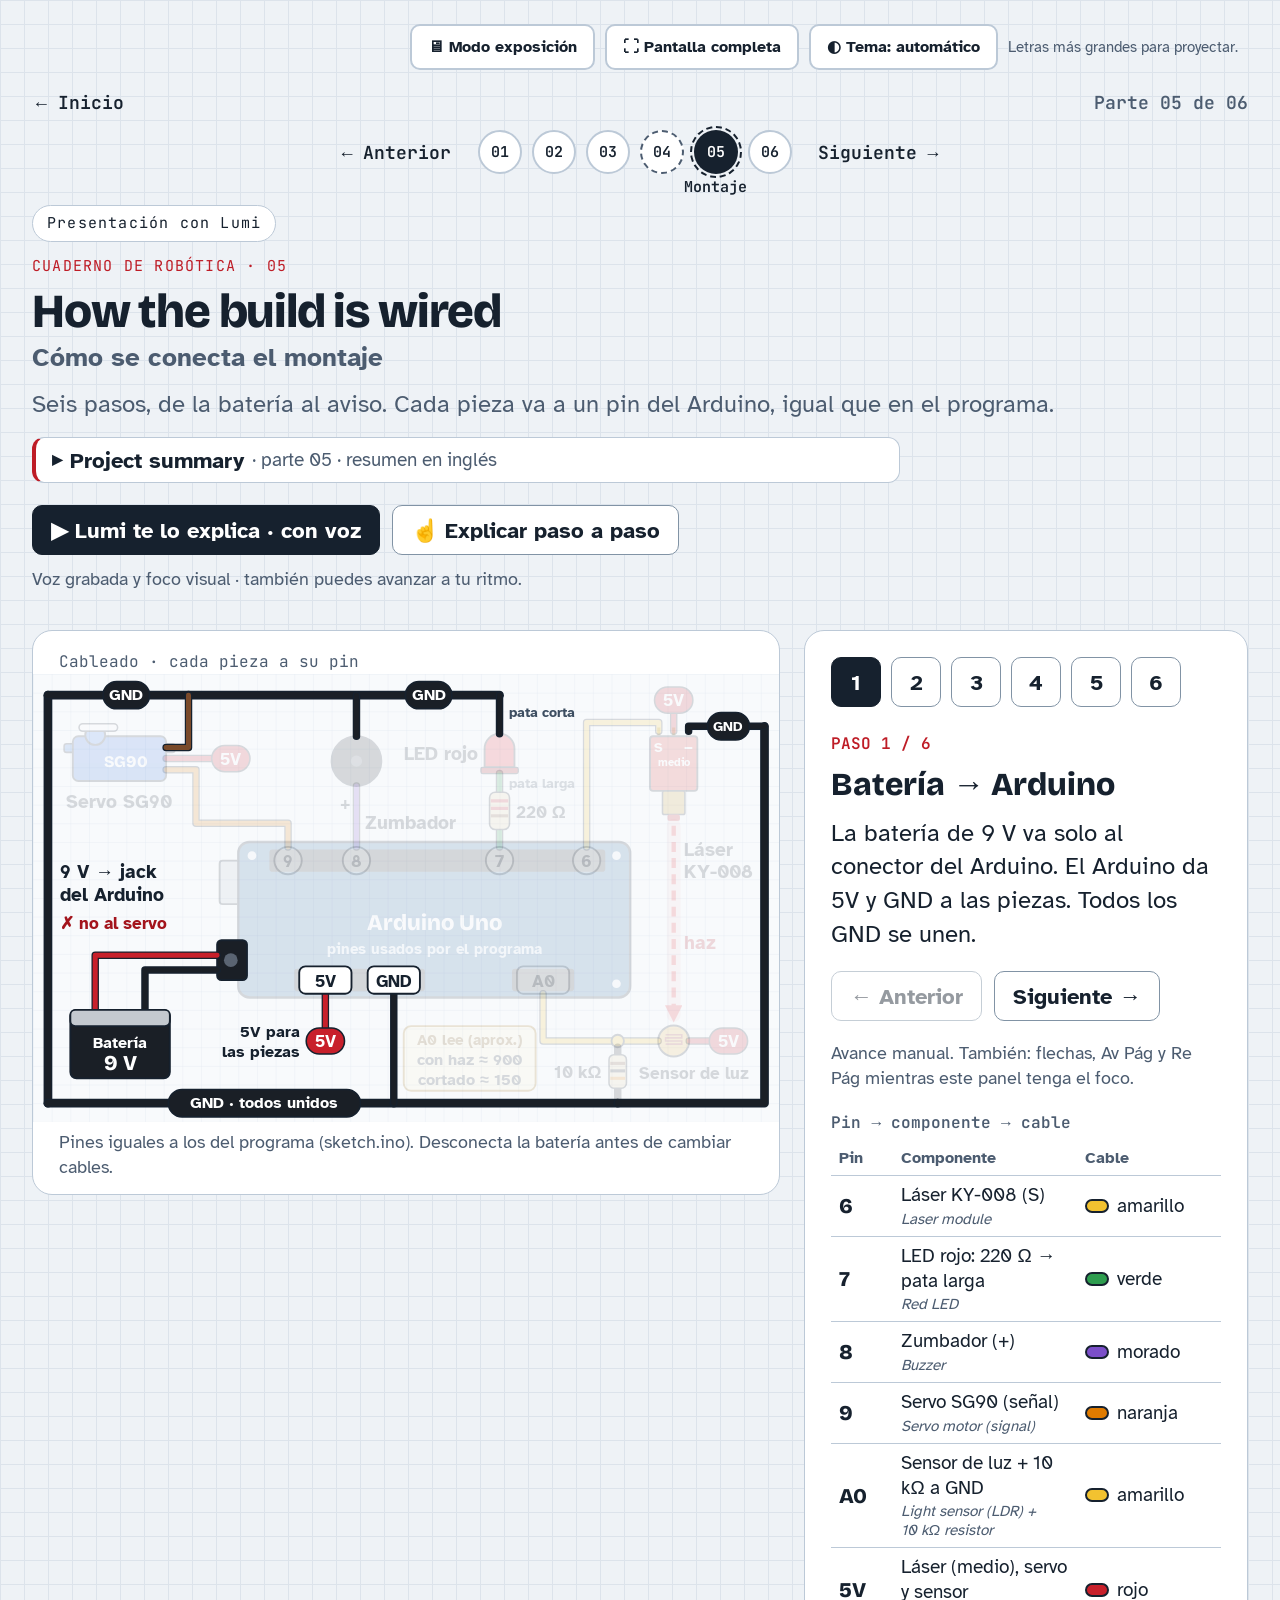
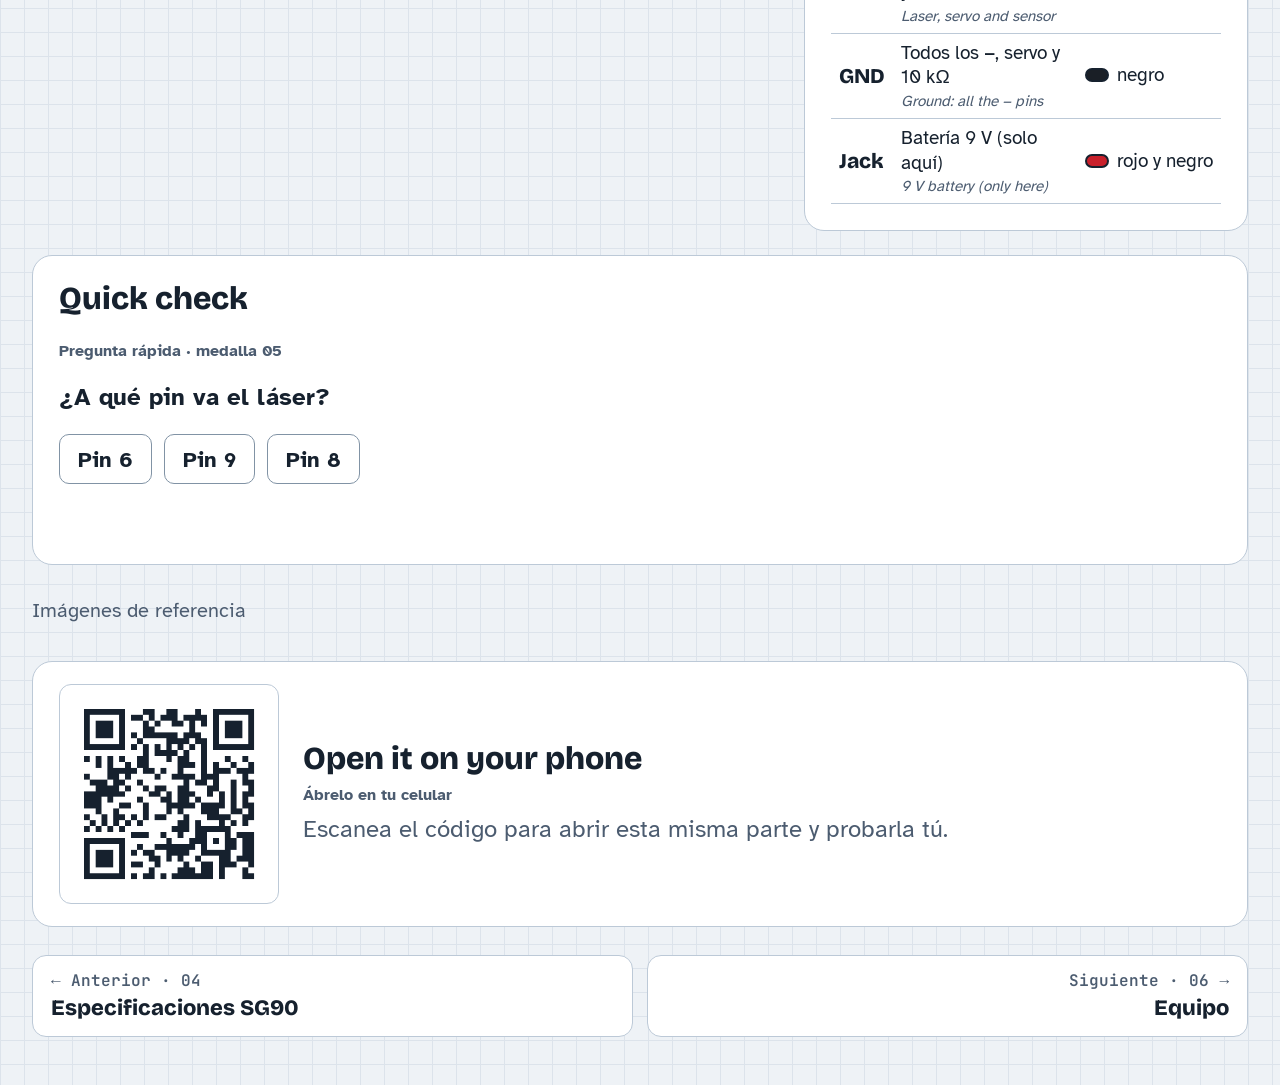
<file: montaje/index.html>
<!doctype html>
<html lang="es"><head><script>try{var t=localStorage.getItem('laser-espia-theme');if(t==='light'||t==='dark')document.documentElement.dataset.theme=t}catch(e){}</script><meta charset="utf-8"><meta name="viewport" content="width=device-width, initial-scale=1"><title>Láser espía · 05 Cómo se conecta el montaje</title><link rel="icon" href="data:image/svg+xml,%3Csvg xmlns='http://www.w3.org/2000/svg' viewBox='0 0 32 32'%3E%3Crect width='32' height='32' rx='7' fill='%2316212E'/%3E%3Crect x='4' y='13' width='9' height='6' rx='1.5' fill='%23EEF3F8'/%3E%3Cline x1='13' y1='16' x2='28' y2='16' stroke='%23E3262E' stroke-width='2.5'/%3E%3C/svg%3E"><meta name="description" content="Seis pasos, de la batería al aviso. Cada pieza va a un pin del Arduino, igual que en el programa."><style>/* Local Google Fonts: OFL notices and full licenses in *-OFL.txt beside this stylesheet. */
/* latin-ext */
@font-face {
  font-family: 'Atkinson Hyperlegible';
  font-style: normal;
  font-weight: 400;
  font-display: swap;
  src: url(../assets/fonts/atkinson-hyperlegible-400-latin-ext.woff2) format('woff2');
  unicode-range: U+0100-02BA, U+02BD-02C5, U+02C7-02CC, U+02CE-02D7, U+02DD-02FF, U+0304, U+0308, U+0329, U+1D00-1DBF, U+1E00-1E9F, U+1EF2-1EFF, U+2020, U+20A0-20AB, U+20AD-20C4, U+2113, U+2C60-2C7F, U+A720-A7FF;
}
/* latin */
@font-face {
  font-family: 'Atkinson Hyperlegible';
  font-style: normal;
  font-weight: 400;
  font-display: swap;
  src: url(../assets/fonts/atkinson-hyperlegible-400-latin.woff2) format('woff2');
  unicode-range: U+0000-00FF, U+0131, U+0152-0153, U+02BB-02BC, U+02C6, U+02DA, U+02DC, U+0304, U+0308, U+0329, U+2000-206F, U+20AC, U+2122, U+2191, U+2193, U+2212, U+2215, U+FEFF, U+FFFD;
}
/* latin-ext */
@font-face {
  font-family: 'Atkinson Hyperlegible';
  font-style: normal;
  font-weight: 700;
  font-display: swap;
  src: url(../assets/fonts/atkinson-hyperlegible-700-latin-ext.woff2) format('woff2');
  unicode-range: U+0100-02BA, U+02BD-02C5, U+02C7-02CC, U+02CE-02D7, U+02DD-02FF, U+0304, U+0308, U+0329, U+1D00-1DBF, U+1E00-1E9F, U+1EF2-1EFF, U+2020, U+20A0-20AB, U+20AD-20C4, U+2113, U+2C60-2C7F, U+A720-A7FF;
}
/* latin */
@font-face {
  font-family: 'Atkinson Hyperlegible';
  font-style: normal;
  font-weight: 700;
  font-display: swap;
  src: url(../assets/fonts/atkinson-hyperlegible-700-latin.woff2) format('woff2');
  unicode-range: U+0000-00FF, U+0131, U+0152-0153, U+02BB-02BC, U+02C6, U+02DA, U+02DC, U+0304, U+0308, U+0329, U+2000-206F, U+20AC, U+2122, U+2191, U+2193, U+2212, U+2215, U+FEFF, U+FFFD;
}
/* latin-ext */
@font-face {
  font-family: 'Bricolage Grotesque';
  font-style: normal;
  font-weight: 600;
  font-stretch: 100%;
  font-display: swap;
  src: url(../assets/fonts/bricolage-grotesque-600-800-latin-ext.woff2) format('woff2');
  unicode-range: U+0100-02BA, U+02BD-02C5, U+02C7-02CC, U+02CE-02D7, U+02DD-02FF, U+0304, U+0308, U+0329, U+1D00-1DBF, U+1E00-1E9F, U+1EF2-1EFF, U+2020, U+20A0-20AB, U+20AD-20C4, U+2113, U+2C60-2C7F, U+A720-A7FF;
}
/* latin */
@font-face {
  font-family: 'Bricolage Grotesque';
  font-style: normal;
  font-weight: 600;
  font-stretch: 100%;
  font-display: swap;
  src: url(../assets/fonts/bricolage-grotesque-600-800-latin.woff2) format('woff2');
  unicode-range: U+0000-00FF, U+0131, U+0152-0153, U+02BB-02BC, U+02C6, U+02DA, U+02DC, U+0304, U+0308, U+0329, U+2000-206F, U+20AC, U+2122, U+2191, U+2193, U+2212, U+2215, U+FEFF, U+FFFD;
}
/* latin-ext */
@font-face {
  font-family: 'Bricolage Grotesque';
  font-style: normal;
  font-weight: 800;
  font-stretch: 100%;
  font-display: swap;
  src: url(../assets/fonts/bricolage-grotesque-600-800-latin-ext.woff2) format('woff2');
  unicode-range: U+0100-02BA, U+02BD-02C5, U+02C7-02CC, U+02CE-02D7, U+02DD-02FF, U+0304, U+0308, U+0329, U+1D00-1DBF, U+1E00-1E9F, U+1EF2-1EFF, U+2020, U+20A0-20AB, U+20AD-20C4, U+2113, U+2C60-2C7F, U+A720-A7FF;
}
/* latin */
@font-face {
  font-family: 'Bricolage Grotesque';
  font-style: normal;
  font-weight: 800;
  font-stretch: 100%;
  font-display: swap;
  src: url(../assets/fonts/bricolage-grotesque-600-800-latin.woff2) format('woff2');
  unicode-range: U+0000-00FF, U+0131, U+0152-0153, U+02BB-02BC, U+02C6, U+02DA, U+02DC, U+0304, U+0308, U+0329, U+2000-206F, U+20AC, U+2122, U+2191, U+2193, U+2212, U+2215, U+FEFF, U+FFFD;
}
/* latin-ext */
@font-face {
  font-family: 'JetBrains Mono';
  font-style: normal;
  font-weight: 400;
  font-display: swap;
  src: url(../assets/fonts/jetbrains-mono-400-600-latin-ext.woff2) format('woff2');
  unicode-range: U+0100-02BA, U+02BD-02C5, U+02C7-02CC, U+02CE-02D7, U+02DD-02FF, U+0304, U+0308, U+0329, U+1D00-1DBF, U+1E00-1E9F, U+1EF2-1EFF, U+2020, U+20A0-20AB, U+20AD-20C4, U+2113, U+2C60-2C7F, U+A720-A7FF;
}
/* latin */
@font-face {
  font-family: 'JetBrains Mono';
  font-style: normal;
  font-weight: 400;
  font-display: swap;
  src: url(../assets/fonts/jetbrains-mono-400-600-latin.woff2) format('woff2');
  unicode-range: U+0000-00FF, U+0131, U+0152-0153, U+02BB-02BC, U+02C6, U+02DA, U+02DC, U+0304, U+0308, U+0329, U+2000-206F, U+20AC, U+2122, U+2191, U+2193, U+2212, U+2215, U+FEFF, U+FFFD;
}
/* latin-ext */
@font-face {
  font-family: 'JetBrains Mono';
  font-style: normal;
  font-weight: 600;
  font-display: swap;
  src: url(../assets/fonts/jetbrains-mono-400-600-latin-ext.woff2) format('woff2');
  unicode-range: U+0100-02BA, U+02BD-02C5, U+02C7-02CC, U+02CE-02D7, U+02DD-02FF, U+0304, U+0308, U+0329, U+1D00-1DBF, U+1E00-1E9F, U+1EF2-1EFF, U+2020, U+20A0-20AB, U+20AD-20C4, U+2113, U+2C60-2C7F, U+A720-A7FF;
}
/* latin */
@font-face {
  font-family: 'JetBrains Mono';
  font-style: normal;
  font-weight: 600;
  font-display: swap;
  src: url(../assets/fonts/jetbrains-mono-400-600-latin.woff2) format('woff2');
  unicode-range: U+0000-00FF, U+0131, U+0152-0153, U+02BB-02BC, U+02C6, U+02DA, U+02DC, U+0304, U+0308, U+0329, U+2000-206F, U+20AC, U+2122, U+2191, U+2193, U+2212, U+2215, U+FEFF, U+FFFD;
}

:root{--paper:#EEF2F6;--grid:#DCE3EB;--card:#fff;--ink:#16212E;--muted:#4C5C70;--line:#BCC9D7;--laser:#BE1C26;--amber:#F2B53A;--display:"Bricolage Grotesque",sans-serif;--body:"Atkinson Hyperlegible",sans-serif;--mono:"JetBrains Mono",monospace;--focus:#8A5A00;--btn:#fff;--btn-line:#8193A5;--btn-hover:#EDF2F7;--on-ink:#fff;--notice-bg:#FFF6E0;--notice-line:#A96B00;--notice-ink:#704500;--ok-ink:#1B7A3D;--no-ink:#8A4B00;--hardware:#E0E8F0;--hardware-line:#243A50;--trace:#687B90;--node:#F0F4F8;--node-line:#6A7E92;--active-fill:#FFF1CD;--active-line:#805100;--tour-accent:#914300;--tour-line:#BDCAD7;--sd-tick:#6A7E92;color-scheme:light}
/* Tema oscuro: mismos tokens que el resto del sitio; data-theme lo fija el botón de tema */
@media (prefers-color-scheme:dark){:root:not([data-theme="light"]){--paper:#0F1722;--grid:#18222F;--card:#152030;--ink:#E6ECF3;--muted:#93A2B6;--line:#26354A;--laser:#FF4048;--focus:#F2B53A;--btn:#1C2A3C;--btn-line:#6B83A0;--btn-hover:#22324A;--on-ink:#0F1722;--notice-bg:#2A2210;--notice-line:#F2B53A;--notice-ink:#F2C66B;--ok-ink:#4CC383;--no-ink:#FFB36B;--hardware:#22324A;--hardware-line:#AAB8C8;--trace:#93A2B6;--node:#1C2A3C;--node-line:#93A2B6;--active-fill:#3A2E10;--active-line:#F2B53A;--tour-accent:#F2C66B;--tour-line:#33465F;--sd-bg:#111B28;--sd-grid:#1C2838;--sd-ink:#E6ECF3;--sd-line:#AAB8C8;--sd-muted:#93A2B6;--sd-note:#A9B6C6;--sd-laser:#FF4048;--sd-warn:#FF7A7F;--sd-beam-text:#FF6B70;--sd-ok:#4CC383;--sd-pulse:#4CC3A0;--sd-amber-bg:#2A2210;--sd-amber-line:#C9952B;--sd-amber-ink:#F2C66B;--sd-panel:#152030;--sd-panel-line:#6B83A0;--sd-brown:#D19A73;--sd-red:#FF6B70;--sd-orange:#F29A3F;--sd-arc:#6B83A0;--sd-dash:#3A4D66;--sd-tick:#93A2B6;color-scheme:dark}}
:root[data-theme="dark"]{--paper:#0F1722;--grid:#18222F;--card:#152030;--ink:#E6ECF3;--muted:#93A2B6;--line:#26354A;--laser:#FF4048;--focus:#F2B53A;--btn:#1C2A3C;--btn-line:#6B83A0;--btn-hover:#22324A;--on-ink:#0F1722;--notice-bg:#2A2210;--notice-line:#F2B53A;--notice-ink:#F2C66B;--ok-ink:#4CC383;--no-ink:#FFB36B;--hardware:#22324A;--hardware-line:#AAB8C8;--trace:#93A2B6;--node:#1C2A3C;--node-line:#93A2B6;--active-fill:#3A2E10;--active-line:#F2B53A;--tour-accent:#F2C66B;--tour-line:#33465F;--sd-bg:#111B28;--sd-grid:#1C2838;--sd-ink:#E6ECF3;--sd-line:#AAB8C8;--sd-muted:#93A2B6;--sd-note:#A9B6C6;--sd-laser:#FF4048;--sd-warn:#FF7A7F;--sd-beam-text:#FF6B70;--sd-ok:#4CC383;--sd-pulse:#4CC3A0;--sd-amber-bg:#2A2210;--sd-amber-line:#C9952B;--sd-amber-ink:#F2C66B;--sd-panel:#152030;--sd-panel-line:#6B83A0;--sd-brown:#D19A73;--sd-red:#FF6B70;--sd-orange:#F29A3F;--sd-arc:#6B83A0;--sd-dash:#3A4D66;--sd-tick:#93A2B6;color-scheme:dark}
*{box-sizing:border-box}body{margin:0;padding:24px 32px 40px;background:var(--paper);background-image:linear-gradient(var(--grid) 1px,transparent 1px),linear-gradient(90deg,var(--grid) 1px,transparent 1px);background-size:24px 24px;color:var(--ink);font-family:var(--body);font-size:24px;line-height:1.4}.wrap{max-width:1560px;margin:auto}a{color:var(--laser);text-underline-offset:4px}.skip{position:absolute;top:-100px;left:20px;background:var(--card);color:var(--ink);padding:12px;z-index:5}.skip:focus{top:12px}h1,h2,h3{font-family:var(--display);line-height:1.08;margin:0;text-wrap:balance}h1{font-size:clamp(38px,3.7vw,64px);letter-spacing:-.025em}h2{font-size:32px}p{margin:0}.topline,.pager{display:flex;align-items:center;justify-content:space-between;gap:16px;flex-wrap:wrap}.topline{margin-bottom:20px;font-size:20px}.badge,.eyebrow{font-family:var(--mono);font-size:15px;letter-spacing:.08em}.badge{display:inline-block;margin:0 0 14px;border:1px solid var(--line);border-radius:30px;background:var(--card);padding:7px 14px}.eyebrow{color:var(--laser);text-transform:uppercase;margin-bottom:9px}.lead{max-width:1050px;margin-top:14px;color:var(--muted)}.workbench{display:grid;grid-template-columns:minmax(0,1.35fr) minmax(320px,.8fr);gap:24px;margin-top:26px;align-items:stretch}.sheet{min-width:0;background:var(--card);border:1px solid var(--line);border-radius:20px;overflow:hidden}.sheet-title{padding:20px 26px 0;font-family:var(--mono);font-size:16px;color:var(--muted)}.diagram{display:block;width:100%;height:auto;max-height:510px}.diagram text{font-family:var(--body);fill:var(--ink);font-size:25px}.diagram .small{font-size:21px}.diagram .hardware{fill:var(--hardware);stroke:var(--hardware-line);stroke-width:3}.diagram .label{font-family:var(--display);font-weight:800}.diagram .trace{fill:none;stroke:var(--trace);stroke-width:4;stroke-linecap:round;stroke-linejoin:round}.diagram .trace[data-active="true"]{stroke:var(--laser);stroke-width:7}.diagram .diagram-node rect{fill:var(--node);stroke:var(--node-line);stroke-width:2.5}.diagram .diagram-node[data-active="true"] rect{fill:var(--active-fill);stroke:var(--active-line);stroke-width:4}.controls{border-top:1px solid var(--line);padding:20px 26px;display:grid;gap:12px}.angle-buttons,.step-buttons{display:flex;gap:12px;flex-wrap:wrap}button{font:700 22px var(--body);min-height:50px;min-width:72px;padding:10px 18px;border-radius:10px;border:1px solid var(--btn-line);background:var(--btn);color:var(--ink);cursor:pointer}button:hover{background:var(--btn-hover)}button[aria-pressed="true"],button[aria-current="step"]{background:var(--ink);border-color:var(--ink);color:var(--on-ink)}button:disabled{opacity:.45;cursor:default}a:focus-visible,button:focus-visible,input:focus-visible,[tabindex]:focus-visible{outline:3px solid var(--focus);outline-offset:4px}input[type="range"]{width:100%;accent-color:var(--laser);min-height:32px}.range-label{display:flex;align-items:baseline;justify-content:space-between;gap:12px;font-weight:700}.angle-value{font:800 34px var(--display);color:var(--laser)}.details{padding:26px;display:flex;flex-direction:column;gap:20px}.facts{margin:0;display:grid;gap:18px}.fact{padding-bottom:16px;border-bottom:1px solid var(--line)}.fact:last-child{border-bottom:0;padding-bottom:0}dt{font-size:18px;color:var(--muted);margin-bottom:3px}dd{margin:0;font-family:var(--display);font-weight:600;font-size:28px}dd small{display:block;font:20px var(--body);margin-top:5px}.legend{font-size:20px;color:var(--muted)}.notice{margin-top:22px;padding:20px 24px;border-left:5px solid var(--notice-line);background:var(--notice-bg);border-radius:0 12px 12px 0;font-size:21px}.notice b{color:var(--notice-ink)}.pager{margin-top:28px;border-top:1px solid var(--line);padding-top:20px;font-size:21px}.pager a{font-weight:700}.step-indicators{display:flex;gap:10px;margin-bottom:6px}.step-indicators button{min-width:50px;padding:8px}.step-copy{min-height:190px;display:grid;align-content:start;gap:14px}.step-number{font:600 16px var(--mono);color:var(--laser)}.key-hint{font-size:18px;color:var(--muted)}.concept-label{font:600 15px var(--mono);text-transform:uppercase;letter-spacing:.07em}.diagram-note{font-size:18px;color:var(--muted);padding:0 26px 18px}.plain-list{padding-left:24px}.plain-list li{margin:10px 0}
@media(min-width:1700px){.diagram{max-height:530px}.workbench{grid-template-columns:minmax(0,1.4fr) minmax(380px,.8fr)}}
@media(max-width:1000px){body{font-size:22px;padding:22px}.workbench{grid-template-columns:1fr}.diagram{max-height:510px}.details{gap:18px}.facts{grid-template-columns:repeat(3,minmax(0,1fr));gap:20px}.fact{border-bottom:0}.step-copy{min-height:0}.step-buttons{margin-top:4px}}
@media(max-width:600px){body{font-size:20px;padding:18px 14px 30px}.topline{font-size:18px;gap:10px}.badge{font-size:12px;padding:6px 10px}h1{font-size:39px}h2{font-size:28px}.lead{margin-top:12px}.workbench{margin-top:20px;gap:16px}.sheet{border-radius:14px}.sheet-title{padding:18px 16px 0;font-size:13px}.details,.controls{padding:18px 16px}.facts{grid-template-columns:1fr;gap:16px}.fact{padding-bottom:14px;border-bottom:1px solid var(--line)}dd{font-size:26px}.diagram{min-height:210px}.diagram-note{padding:0 16px 16px;font-size:17px}.diagram text{font-size:27px}.diagram .small{font-size:23px}.notice{padding:17px 16px;font-size:18px}.pager{font-size:18px;gap:18px}.legend{font-size:18px}.step-indicators button{min-width:48px;min-height:48px}.key-hint{font-size:16px}button{font-size:20px;padding:10px 16px}.step-copy{gap:12px}.concept-label{font-size:13px}}
@media(prefers-reduced-motion:reduce){*{scroll-behavior:auto!important}}
.diagram-narrow{display:none}
@media(max-width:600px){.diagram-wide{display:none}.diagram-narrow{display:block;max-height:none}.diagram-narrow text{font-size:24px}#servoIllustration .small{font-size:34px}#servoIllustration .label{font-size:42px}}
.drawing-frame{position:relative;width:100%}.servo-frame .drawing{display:block;width:100%;height:auto}.servo-frame .drawing-narrow{display:none}#assemblyStepper{align-items:start}.assembly-frame{aspect-ratio:1200/720}.assembly-frame .drawing{position:absolute;inset:0;width:100%;height:100%;display:block}.drawing [data-st-part]{transition:opacity .2s ease}.drawing [data-active="false"]{opacity:.15}.sheet .diagram-note{padding:8px 26px 14px;font-size:18px}
.angle-key{list-style:none;margin:2px 0 0;padding:0;display:grid;gap:6px;font-size:21px}.angle-key .ok{color:var(--ok-ink)}.angle-key .no{color:var(--no-ink)}.controls .notice{margin-top:6px}
.pin-table{width:100%;border-collapse:collapse;font-size:19px;line-height:1.3}.pin-table caption{text-align:left;font:600 16px var(--mono);color:var(--muted);padding-bottom:8px}.pin-table th,.pin-table td{text-align:left;padding:7px 8px;border-bottom:1px solid var(--line);vertical-align:middle}.pin-table thead th{font-size:16px;color:var(--muted)}.pin-table tbody th{font:800 21px var(--display);white-space:nowrap}.pin-table td:last-child{white-space:nowrap}.swatch{display:inline-block;width:24px;height:14px;border-radius:7px;border:2px solid var(--ink);margin-right:8px;vertical-align:-1px}
@media(max-width:600px){.servo-frame .drawing-wide{display:none}.servo-frame .drawing-narrow{display:block}.assembly-frame{aspect-ratio:1/1}.sheet .diagram-note{padding:8px 16px 14px}.pin-table{font-size:17px}.pin-table th,.pin-table td{padding:6px 5px}.pin-table td:last-child{white-space:normal}}
@media(prefers-reduced-motion:reduce){.drawing [data-st-part]{transition:none}}
.assembly-second{display:none}
@media(max-width:600px){.assembly-frame.split{aspect-ratio:1/1.5}.assembly-frame.split .drawing{inset:auto 0;top:0;height:50%}.assembly-frame.split .assembly-second{display:block;top:50%;border-top:2px solid var(--line)}}
.share-qr{margin-top:28px;display:grid;grid-template-columns:auto minmax(0,1fr);gap:24px;align-items:center;background:var(--card);border:1px solid var(--line);border-radius:20px;padding:22px 26px}.share-qr img{width:220px;max-width:100%;border-radius:12px;border:1px solid var(--line);background:#fff;padding:12px}.share-qr p{color:var(--muted);margin-top:8px}
@media(max-width:600px){.share-qr{grid-template-columns:1fr;text-align:center}.share-qr img{margin:0 auto;width:140px}}
/* Marcas del transportador: la elegida en rojo láser, las demás atenuadas; siguen el tema */
.servo-mark .servo-tick{stroke:var(--sd-tick)}.servo-mark .servo-mark-label{fill:var(--sd-muted,#4C5C70)}.servo-mark[data-on="true"] .servo-tick{stroke:var(--sd-laser,#BE1C26)}.servo-mark[data-on="true"] .servo-mark-label{fill:var(--sd-laser,#BE1C26)}
/* Modo exposición en 04/05: aquí todo va en px, así que se agranda explícitamente; debajo de 1700 px el dibujo ocupa todo el ancho */
@media(min-width:1000px){html[data-presentation="true"][data-support="true"] body{font-size:28px}html[data-presentation="true"][data-support="true"] main h1{font-size:76px}html[data-presentation="true"][data-support="true"] main h2{font-size:38px}html[data-presentation="true"][data-support="true"] main .lead{max-width:1300px}html[data-presentation="true"][data-support="true"] main .eyebrow,html[data-presentation="true"][data-support="true"] main .badge{font-size:19px}html[data-presentation="true"][data-support="true"] main .topline,html[data-presentation="true"][data-support="true"] main .pager{font-size:24px}html[data-presentation="true"][data-support="true"] main .sheet-title{font-size:20px}html[data-presentation="true"][data-support="true"] main .sheet .diagram-note{font-size:22px}html[data-presentation="true"][data-support="true"] main dt{font-size:22px}html[data-presentation="true"][data-support="true"] main dd{font-size:34px}html[data-presentation="true"][data-support="true"] main dd small{font-size:22px}html[data-presentation="true"][data-support="true"] main .sheet button,html[data-presentation="true"][data-support="true"] main .st-launch button{font-size:26px;min-height:56px}html[data-presentation="true"][data-support="true"] main .angle-key{font-size:25px}html[data-presentation="true"][data-support="true"] main .notice{font-size:24px}html[data-presentation="true"][data-support="true"] main .key-hint{font-size:21px}html[data-presentation="true"][data-support="true"] main .legend{font-size:22px}html[data-presentation="true"][data-support="true"] main .step-number{font-size:20px}html[data-presentation="true"][data-support="true"] main .pin-table{font-size:23px}html[data-presentation="true"][data-support="true"] main .pin-table tbody th{font-size:25px}html[data-presentation="true"][data-support="true"] main .pin-table thead th,html[data-presentation="true"][data-support="true"] main .pin-table caption{font-size:19px}html[data-presentation="true"][data-support="true"] main .st-launch p{font-size:22px}html[data-presentation="true"][data-support="true"] main .share-qr p{font-size:24px}}
@media(min-width:1000px) and (max-width:1699px){html[data-presentation="true"][data-support="true"] main .workbench{grid-template-columns:minmax(0,1fr)}html[data-presentation="true"][data-support="true"] main .step-copy{min-height:0}}
@media(min-width:1700px){html[data-presentation="true"][data-support="true"] main.wrap{max-width:1840px}html[data-presentation="true"][data-support="true"] main .workbench{grid-template-columns:minmax(0,1.6fr) minmax(400px,.8fr)}}
/* Pregunta rápida (medalla 04/05) y cierre del montaje */
.quiz-card{margin-top:24px}.quiz-q{font-weight:700}.quiz{display:flex;flex-wrap:wrap;gap:12px}.quiz button{min-height:50px}.quiz button.wrong{border-color:var(--no-ink);color:var(--no-ink);text-decoration:line-through}.quiz button.right,.quiz button.right:disabled{opacity:1;background:var(--ok-ink);border-color:var(--ok-ink);color:var(--on-ink)}.quiz-live{min-height:1.4em;font-weight:700}
a.btn-done{display:inline-flex;align-items:center;min-height:50px;padding:10px 18px;border-radius:10px;border:1px solid var(--ink);background:var(--ink);color:var(--on-ink);font:700 22px var(--body);text-decoration:none}a.btn-done[hidden]{display:none}
@media(max-width:600px){a.btn-done{font-size:20px;padding:10px 16px}}
</style><style>.st-launch{display:flex;flex-wrap:wrap;gap:12px;margin:22px 0}.st-launch p{flex-basis:100%;font-size:18px;color:var(--muted)}.st-launch #tourBtn{background:var(--ink);color:var(--on-ink);border-color:var(--ink)}.lumi-tour[hidden]{display:none!important}.lumi-tour{position:fixed;inset:0;z-index:10000;background:var(--paper);color:var(--ink);padding:22px clamp(16px,3vw,60px);display:flex;flex-direction:column;gap:16px;overflow:auto;overscroll-behavior:contain;font-family:var(--body,"Atkinson Hyperlegible",sans-serif);font-size:24px;line-height:1.4;isolation:isolate}.st-top{display:flex;justify-content:space-between;align-items:flex-start;gap:20px}.st-top h2{font-size:clamp(28px,2.8vw,46px);font-family:var(--display,"Bricolage Grotesque",sans-serif)}.st-kicker,.st-moment{font:600 16px var(--mono,"JetBrains Mono",monospace);color:var(--tour-accent);margin:0 0 7px}.lumi-tour button{min-height:52px;font:700 21px var(--body,"Atkinson Hyperlegible",sans-serif);padding:10px 19px;background:var(--btn);border:1.5px solid var(--btn-line);border-radius:10px;color:var(--ink);cursor:pointer}.lumi-tour button:focus-visible{outline:4px solid var(--focus);outline-offset:3px}.lumi-tour button:disabled{opacity:.4;cursor:default}#stClose{font-size:26px;min-width:58px;flex-shrink:0}.st-layout{display:grid;grid-template-columns:minmax(0,72fr) minmax(300px,28fr);gap:26px;flex:1;min-height:0}.st-visual{display:flex;flex-direction:column;min-height:0;border:1px solid var(--tour-line);border-radius:20px;overflow:hidden;background:var(--card)}.st-scene-wrap{position:relative;flex:1;min-height:300px;overflow:hidden;background:var(--sd-bg,#F8FAFC)}.st-scene{position:absolute;inset:0;display:block;width:100%;height:100%}.st-scene-tall{display:none}.st-focus-label{font:700 clamp(24px,2.1vw,34px) var(--display,"Bricolage Grotesque",sans-serif);padding:12px 22px 2px;border-top:1px solid var(--tour-line);margin:0}.st-reference{font-size:18px;color:var(--muted);padding:4px 22px 15px;margin:0}.st-presenter{display:flex;flex-direction:column;justify-content:center;gap:20px}.st-lumi{height:clamp(140px,23vh,245px);display:flex;align-items:center;justify-content:center;gap:14px}.st-lumi svg{height:100%;width:auto;max-width:190px}.st-lumi span{font:700 17px var(--mono,"JetBrains Mono",monospace);letter-spacing:.12em;color:var(--muted)}.st-copy{background:var(--card);border:1px solid var(--tour-line);border-left:5px solid var(--laser);border-radius:0 16px 16px 0;padding:22px}.st-caption{font-size:clamp(24px,1.9vw,32px);line-height:1.42;margin:0;min-height:4.3em}.st-bottom{flex-shrink:0}.st-controls{display:flex;justify-content:center;flex-wrap:wrap;gap:10px}.st-controls #stNext{background:var(--ink);color:var(--on-ink)}.st-status{text-align:center;min-height:1.4em;font-size:18px;color:var(--tour-accent);margin:0 0 8px}.st-keyhint{text-align:center;margin:10px 0 0;font-size:16px;color:var(--muted)}.st-scene [data-st-part]{opacity:.15;transition:opacity .2s ease}.st-scene [data-st-part][data-active="true"]{opacity:1}.st-ring{pointer-events:none}.lumi-tour[data-speaking="true"] .st-lumi .mouth{height:6px;y:57px}.lumi-tour[data-paused="true"] .st-lumi .mouth{height:3px;y:58.5px}
@media(min-width:1700px){.lumi-tour{padding:30px 55px;gap:24px}.st-layout{gap:34px}.st-caption{font-size:34px}.st-photo-card{width:260px}.lumi-tour button{font-size:24px;min-height:58px;padding:12px 24px}}
@media(max-width:1000px){.st-layout{grid-template-columns:minmax(0,1fr) minmax(270px,.7fr);gap:16px}.st-lumi{height:150px}.st-copy{padding:17px}.st-caption{font-size:24px}.st-controls{gap:8px}.lumi-tour button{font-size:18px;padding:10px 14px}}
@media(max-width:700px),(max-width:1000px) and (orientation:portrait){.lumi-tour{padding:12px;gap:11px}.st-top h2{font-size:27px}.st-kicker{font-size:12px}.st-layout{display:flex;flex-direction:column;gap:12px;flex:initial;min-height:auto}.st-scene-wrap{height:37vh;min-height:230px;flex:initial}.st-scene-wide{display:none}.st-scene-tall{display:block}.st-visual{flex-shrink:0;border-radius:14px}.st-focus-label{font-size:23px;padding:9px 13px 2px}.st-reference{font-size:12px;padding:3px 13px 10px}.st-presenter{display:grid;grid-template-columns:64px minmax(0,1fr);gap:10px;align-items:center}.st-lumi{height:94px}.st-lumi span{display:none}.st-copy{padding:13px;border-left-width:4px}.st-caption{font-size:22px;min-height:0;line-height:1.35}.st-moment{font-size:11px}.st-controls{display:grid;grid-template-columns:repeat(2,minmax(0,1fr));gap:7px}.lumi-tour button{min-height:48px;font-size:16px;padding:9px 10px}#stNext{grid-column:2;grid-row:1}#stMode{grid-column:1/-1}#stClose{min-width:48px}.st-status{font-size:14px;min-height:1.3em}.st-keyhint{display:none}.st-bottom{margin-top:auto}}
.lumi-tour[data-speaking="true"] .st-lumi .mouth{transform-box:fill-box;transform-origin:center;animation:stTalking .22s steps(2,end) infinite alternate}.lumi-tour[data-speaking="true"] .st-lumi .eye{transform-box:fill-box;transform-origin:center;animation:stBlink 4.2s infinite}@keyframes stTalking{from{transform:scaleY(.5)}to{transform:scaleY(1.25)}}@keyframes stBlink{0%,43%,47%,100%{transform:scaleY(1)}45%{transform:scaleY(.12)}}
@media(prefers-reduced-motion:reduce){.lumi-tour *{transition:none!important;animation:none!important;scroll-behavior:auto!important}}
.st-photo-card[hidden]{display:none!important}.st-photo-card{position:absolute;right:16px;bottom:16px;z-index:2;width:220px;margin:0;background:#fff;border:6px solid #fff;border-radius:14px;box-shadow:0 6px 22px rgba(22,33,46,.28)}.st-photo{width:100%;aspect-ratio:1;background-color:#fff;background-repeat:no-repeat;background-size:300% 200%;border-radius:8px}.st-photo-card figcaption{white-space:pre-line;font-size:18px;line-height:1.25;color:#33445A;padding:6px 4px 2px;font-weight:700}
@media(max-width:700px),(max-width:1000px) and (orientation:portrait){.lumi-tour[data-photo="full"] .st-scene{visibility:hidden}.lumi-tour[data-photo="full"] .st-photo-card{inset:0;width:auto;border:0;border-radius:0;box-shadow:none;display:flex;flex-direction:column;align-items:center;padding:6px}.lumi-tour[data-photo="full"] .st-photo{flex:1;min-height:0;width:auto;height:100%;max-width:100%}.st-photo-card figcaption{font-size:16px}#stVoice{grid-column:1/-1}}
.st-card{display:none}
@media(max-width:700px),(max-width:1000px) and (orientation:portrait){.lumi-tour[data-card]:not([data-card=""]) .st-scene{visibility:hidden}.lumi-tour[data-card="all"] .st-card[data-card="all"],.lumi-tour[data-card="v5"] .st-card[data-card="v5"],.lumi-tour[data-card="gnd"] .st-card[data-card="gnd"]{display:flex;flex-direction:column;justify-content:center;gap:12px;position:absolute;inset:0;padding:14px 16px;background:var(--sd-bg,#F8FAFC);color:var(--ink)}.st-card p{margin:0;font:800 26px var(--display,"Bricolage Grotesque",sans-serif);line-height:1.15}.st-card ul{list-style:none;margin:0;padding:0;display:grid;gap:10px}.st-card li{display:flex;align-items:center;gap:10px;font-size:22px;font-weight:700;line-height:1.2}.st-chip{flex-shrink:0;color:#fff;font:800 22px var(--body,"Atkinson Hyperlegible",sans-serif);padding:5px 12px;border-radius:999px;border:2px solid var(--sd-line,#16212E)}}
@media(min-width:701px) and (max-height:820px){.lumi-tour{padding-top:14px;padding-bottom:12px;gap:10px}.st-top h2{font-size:30px}.st-focus-label{font-size:24px;padding-top:8px}.st-reference{padding-bottom:8px}.st-keyhint{display:none}.st-status{margin-bottom:4px}}
/* Momentos del servo, sus pulsos y su fuerza: lo que no nombra Lumi casi desaparece, para que no asomen textos recortados */
.lumi-tour:is([data-focus="servo"],[data-focus="arm"],[data-focus="force"],[data-focus="pulse"]) .st-scene [data-st-part]:not([data-active="true"]){opacity:.07}
.st-ring{stroke:var(--sd-laser,#BE1C26)}
</style><style>.presentation-tools{display:flex;align-items:center;justify-content:flex-end;flex-wrap:wrap;gap:10px}
.presentation-tools button{font:inherit;font-size:16px;font-weight:700;padding:10px 16px;border-radius:10px;border:2px solid var(--line,#C9D3DE);background:var(--card,#fff);color:var(--ink,#16212E);cursor:pointer;min-height:44px;min-width:44px}
.presentation-tools button:focus-visible{outline:3px solid var(--focus,#806000);outline-offset:3px}
.presentation-tools button[aria-pressed="true"]{background:#C91D28;border-color:#C91D28;color:#fff}
.presentation-hint,.presentation-tools [role="status"]{font-size:15px;color:var(--muted,#56657A)}
@media(min-width:1000px){
  /* los tamaños de las páginas van en rem: crecer la raíz agranda todo, no solo el texto suelto */
  html[data-presentation="true"]:not([data-support="true"]){font-size:21px}
  html[data-presentation="true"]:not([data-support="true"]) body{font-size:1.3rem}
  html[data-presentation="true"] .wrap:not([data-module]){max-width:1500px}
  html[data-presentation="true"] .tour-bar{width:calc(100% - 48px);max-width:1400px;padding:18px 22px}
  html[data-presentation="true"] .tour-bar .say{font-size:24px;line-height:1.35}
  html[data-presentation="true"] .tour-bar .who{font-size:18px;letter-spacing:.04em}
  html[data-presentation="true"] .tour-bar button{min-width:52px;min-height:52px;font-size:20px}
  html[data-presentation="true"] .tour-bar .next{font-size:20px}
  html[data-presentation="true"] .lumi-card p{font-size:22px}
  html[data-presentation="true"] .presentation-tools button{font-size:20px;padding:12px 20px;min-height:52px}
  html[data-presentation="true"] .presentation-hint,html[data-presentation="true"] .presentation-tools [role="status"]{font-size:18px}
  /* etiquetas pequeñas (PASO 1, CONTROL, BITÁCORA…) legibles desde el fondo del salón */
  html[data-presentation="true"]:not([data-support="true"]) .eyebrow,html[data-presentation="true"]:not([data-support="true"]) .n,html[data-presentation="true"]:not([data-support="true"]) .k,html[data-presentation="true"]:not([data-support="true"]) .cat{font-size:.9rem}
}
@media(max-width:600px){.presentation-tools{justify-content:flex-start}.presentation-tools button{font-size:14px;padding:9px 11px;min-height:44px}.presentation-hint{width:100%}}
/* Objetivos táctiles de al menos 44 px en todas las partes (iPad, celular) */
.presentation-tools button[hidden]{display:none}
.mdots button{width:44px;height:44px}
main[data-module] details.legend>summary{min-height:44px;display:inline-flex;align-items:center}
input#servo,input#umbral,input#servoAngle{height:44px}
#walk,#sound,#lampBtn{min-height:44px}
/* Inglés ligero: el sitio sigue en español; el inglés va en estilo secundario */
.en{font-style:italic;font-weight:400;color:var(--muted,#56657A);font-size:.82em;letter-spacing:0;text-transform:none}
.en-summary{margin:0;max-width:62ch;border:1px solid var(--line,#C9D3DE);border-left:4px solid var(--laser,#C91D28);border-radius:12px;background:var(--card,#fff);color:var(--ink,#16212E);padding:0 16px;font-size:.92em;line-height:1.5}
.en-summary>summary{cursor:pointer;min-height:44px;display:flex;align-items:center;flex-wrap:wrap;column-gap:8px;font-weight:700;list-style:none}
.en-summary>summary::-webkit-details-marker{display:none}
.en-summary>summary::before{content:"▸";color:var(--ink,#16212E);font-size:.9em}
.en-summary[open]>summary::before{content:"▾"}
.en-summary>summary:focus-visible{outline:3px solid var(--focus,#806000);outline-offset:3px;border-radius:8px}
.en-summary .en-hint{font-weight:400;color:var(--muted,#56657A);font-size:.85em}
.en-summary p{margin:0 0 14px;max-width:none;color:var(--ink,#16212E)}
.en-open{font-size:.88rem;line-height:1.4;margin:2px 0 0;padding:8px 12px;border-left:3px solid var(--line,#C9D3DE);color:var(--muted,#56657A)}
.en-open q{font-style:italic;color:var(--ink,#16212E)}
.en-open .tr{display:block;margin-top:4px;font-size:.95em}
header>.en-summary{margin-top:16px}
.glossary{display:grid;grid-template-columns:repeat(auto-fit,minmax(min(100%,340px),1fr));gap:14px;align-items:start}
.glossary-table{width:100%;border-collapse:separate;border-spacing:0;background:var(--card,#fff);border:1px solid var(--line,#C9D3DE);border-radius:14px;overflow:hidden;font-size:1.05rem}
.glossary-table th,.glossary-table td{padding:10px 18px;text-align:left;border-bottom:1px solid var(--line,#C9D3DE);overflow-wrap:anywhere}
.glossary-table tbody tr:last-child>*{border-bottom:0}
.glossary-table thead th{font-family:var(--mono,monospace);font-size:.8rem;letter-spacing:.1em;text-transform:uppercase;color:var(--muted,#56657A);font-weight:600}
.glossary-table tbody th{font-weight:700;color:var(--ink,#16212E);width:50%}
.glossary-table tbody th[lang="en"]{font-style:italic}
.glossary-table td{color:var(--ink,#16212E)}
@media(max-width:600px){.glossary-table th,.glossary-table td{padding:9px 12px}}
.pin-table .en{display:block;font-size:.8em;line-height:1.25;margin-top:2px}
.es-sub{margin:4px 0 0;color:var(--muted,#56657A);font-weight:600;line-height:1.25;letter-spacing:0}.es-sub.es-h1{font-size:clamp(1.05rem,2.2vw,1.6rem)}.es-sub.es-h2{font-size:1rem}
.es-card{display:block;margin-top:2px;font-size:.62em;font-weight:600;color:var(--muted,#56657A)}
</style><style>/* Navegación común entre las seis partes: en el flujo de la página, nunca fija */
.part-nav{display:flex;flex-direction:column;gap:6px;margin:10px 0 4px;font-family:var(--mono,ui-monospace,monospace);font-size:15px;color:var(--ink,#16212E);line-height:1.2}
.part-nav a{color:inherit;text-decoration:none}
.part-nav a:focus-visible,.part-next a:focus-visible{outline:3px solid var(--focus,#8A5A00);outline-offset:3px;border-radius:12px}
.pn-row{display:flex;justify-content:space-between;align-items:center;gap:12px;flex-wrap:wrap}
.pn-home{display:inline-flex;align-items:center;min-height:44px;padding:0 4px;font-weight:700}
.pn-home:hover,.pn-step:hover{color:var(--laser,#C91D28);text-decoration:underline}
.pn-where,.pn-medals{color:var(--muted,#56657A);font-weight:600}
.pn-hub .pn-row{min-height:28px}
.pn-track{display:flex;align-items:flex-start;justify-content:center;gap:16px}
.pn-step{display:none;align-items:center;height:44px;padding:0 10px;font-weight:700;white-space:nowrap}
@media (min-width:720px){.pn-step{display:inline-flex}}
.pn-dots{list-style:none;margin:0;padding:0 0 26px;display:flex;gap:10px;justify-content:center}
.pn-dots li{position:relative}
.pn-dot{position:relative;display:flex;align-items:center;justify-content:center;width:44px;height:44px;border-radius:50%;border:2px solid var(--line,#C9D3DE);background:var(--card,#fff);font-weight:700;font-size:15px}
.pn-dot:hover{border-color:var(--laser,#C91D28)}
.pn-dot.pn-support{border-style:dashed;border-color:var(--muted,#56657A)}
.pn-dot[aria-current="page"]{background:var(--ink,#16212E);border-color:var(--ink,#16212E);color:var(--card,#fff)}
.pn-dot[aria-current="page"].pn-support{border-style:dashed;outline:2px dashed var(--ink,#16212E);outline-offset:2px}
.pn-name{position:absolute;top:calc(100% + 4px);left:50%;transform:translateX(-50%);white-space:nowrap;font-size:13px;font-weight:700;color:var(--ink,#16212E)}
.pn-dots li:first-child .pn-name{left:0;transform:none}
.pn-dots li:last-child .pn-name{left:auto;right:0;transform:none}
.pn-hub .pn-dots{padding-bottom:4px}
.pn-check{position:absolute;top:-6px;right:-6px;width:20px;height:20px;border-radius:50%;display:flex;align-items:center;justify-content:center;font-size:12px;line-height:1;background:var(--ok,var(--ok-ink,#1B7A3D));color:var(--card,#fff);border:2px solid var(--card,#fff)}
/* Tarjetas grandes al final de la página */
.part-next{display:grid;grid-template-columns:1fr 1fr;gap:14px;margin:28px 0 8px}
.pn-card{display:flex;flex-direction:column;justify-content:center;gap:4px;min-height:64px;padding:14px 18px;border-radius:14px;border:1px solid var(--line,#C9D3DE);background:var(--card,#fff);color:var(--ink,#16212E);text-decoration:none}
.pn-card:hover{border-color:var(--laser,#C91D28)}
.pn-card-next{text-align:right}
.pn-k{font-family:var(--mono,ui-monospace,monospace);font-size:14px;color:var(--muted,#56657A);font-weight:600}
.pn-card-name{font-family:var(--display,inherit);font-weight:800;font-size:1.15rem;line-height:1.15}
@media (max-width:479px){.part-next{grid-template-columns:1fr}.pn-card-next{text-align:left}}
@media (max-width:380px){.pn-dots{gap:6px}}
@media (min-width:1000px){
  html[data-presentation="true"] .pn-dot{width:56px;height:56px;font-size:1.1rem}
  html[data-presentation="true"] .pn-step{height:56px}
  html[data-presentation="true"] .pn-name,html[data-presentation="true"] .pn-where,html[data-presentation="true"] .pn-home,html[data-presentation="true"] .pn-step,html[data-presentation="true"] .pn-medals{font-size:1.1rem}
  html[data-presentation="true"] .pn-dots{padding-bottom:34px;gap:14px}
  html[data-presentation="true"] .pn-hub .pn-dots{padding-bottom:4px}
  html[data-presentation="true"] .pn-card-name{font-size:1.4rem}
  html[data-presentation="true"] .pn-k{font-size:1rem}
  html[data-presentation="true"] .pn-check{width:24px;height:24px;font-size:14px}
}
/* Medalla al completar los retos de una parte */
.medalla{display:flex;gap:14px;align-items:center;margin:12px 0;padding:14px 16px;border-radius:14px;border:2px solid var(--amber,#F2B53A);background:var(--card,#fff);color:var(--ink,#16212E)}
.medalla svg{flex:none;width:64px;height:76px}
/* dentro de la tarjeta del reto: ocupa toda la fila y no hereda «Lo que aprendiste» */
.medalla{flex:1 1 100%;box-sizing:border-box}.medalla p{flex:none!important;margin:0}.medalla p::before{content:none!important}
.medalla-txt{display:flex;flex-direction:column;gap:4px;min-width:0}
.medalla-k{margin:0;font-family:var(--display,inherit);font-weight:800;font-size:1.15rem;line-height:1.15}
.medalla-n{margin:0;color:var(--muted,#56657A);font-size:.95rem}
.medalla-all{margin:0;font-family:var(--display,inherit);font-weight:800;font-size:1.25rem;color:var(--laser,#C91D28)}
.medalla-go{align-self:flex-start;display:inline-flex;align-items:center;min-height:44px;margin-top:4px;padding:8px 14px;border-radius:10px;font-weight:700;text-decoration:none;background:var(--ink,#16212E);color:var(--card,#fff);border:1px solid var(--ink,#16212E)}
.medalla-go:focus-visible{outline:3px solid var(--focus,#8A5A00);outline-offset:3px}
@media (min-width:1000px){
  html[data-presentation="true"] .medalla-k{font-size:1.4rem}
}
.confeti{position:fixed;inset:0;pointer-events:none;overflow:hidden;z-index:2000}
.confeti i{position:absolute;top:-16px;width:10px;height:14px;border-radius:2px;animation:confeti-cae 1.2s ease-in forwards}
@keyframes confeti-cae{to{transform:translate(var(--dx,0),105vh) rotate(var(--r,360deg));opacity:.2}}
@keyframes pulso-suave{0%,100%{box-shadow:0 0 0 0 rgba(242,181,58,0)}50%{box-shadow:0 0 0 8px rgba(242,181,58,.55)}}
.pulso-once{animation:pulso-suave 1.2s ease-in-out 1}
@media (prefers-reduced-motion: reduce){.pulso-once{animation:none}.confeti{display:none}}
/* 04 y 05 usan tamaños en px más grandes: la navegación los acompaña */
html[data-support="true"] .part-nav{font-size:18px}
html[data-support="true"] .pn-k{font-size:16px}
html[data-support="true"] .pn-card-name{font-size:22px}
html[data-support="true"] .pn-name{font-size:15px}
@media (min-width:1000px){
  html[data-presentation="true"][data-support="true"] .pn-name,html[data-presentation="true"][data-support="true"] .pn-where,html[data-presentation="true"][data-support="true"] .pn-home,html[data-presentation="true"][data-support="true"] .pn-step,html[data-presentation="true"][data-support="true"] .pn-dot{font-size:23px}
  html[data-presentation="true"][data-support="true"] .pn-k{font-size:21px}
  html[data-presentation="true"][data-support="true"] .pn-card-name{font-size:30px}
  html[data-presentation="true"][data-support="true"] .medalla-k{font-size:30px}
}
</style></head>
<body><a class="skip" href="#contenido">Saltar al contenido</a><main class="wrap" id="contenido" data-module="assembly"><div class="presentation-tools" role="group" aria-label="Preparar el monitor">
<button type="button" id="presentationMode" aria-pressed="false">🖥 Modo exposición</button>
<button type="button" id="presentationFullscreen" aria-pressed="false">⛶ Pantalla completa</button>
<button type="button" id="themeToggle" data-theme-choice="auto" aria-label="Tema: automático (sigue al dispositivo). Pulsa para cambiar a claro."><span aria-hidden="true">◐</span> Tema: automático</button>
<span class="presentation-hint">Letras más grandes para proyectar.</span>
<span id="presentationStatus" role="status"></span></div><nav class="part-nav" aria-label="Partes del proyecto" data-part="05"><div class="pn-row"><a class="pn-home" href="../">← Inicio</a><span class="pn-where">Parte 05 de 06</span></div><div class="pn-track"><a class="pn-step pn-prev" href="../especificaciones/" aria-label="Anterior: 04 · Especificaciones SG90">← Anterior</a><ol class="pn-dots"><li><a class="pn-dot" href="../proyecto/" data-part="01" aria-label="Parte 01: Proyecto"><span class="pn-num">01</span></a></li><li><a class="pn-dot" href="../materiales/" data-part="02" aria-label="Parte 02: Materiales"><span class="pn-num">02</span></a></li><li><a class="pn-dot" href="../desarrollo/" data-part="03" aria-label="Parte 03: Desarrollo"><span class="pn-num">03</span></a></li><li><a class="pn-dot pn-support" href="../especificaciones/" data-part="04" aria-label="Parte 04: Especificaciones SG90"><span class="pn-num">04</span></a></li><li><a class="pn-dot pn-support" href="../montaje/" data-part="05" aria-label="Parte 05: Montaje" aria-current="page"><span class="pn-num">05</span></a><span class="pn-name" aria-hidden="true">Montaje</span></li><li><a class="pn-dot" href="../equipo/" data-part="06" aria-label="Parte 06: Equipo"><span class="pn-num">06</span></a></li></ol><a class="pn-step pn-next" href="../equipo/" aria-label="Siguiente: 06 · Equipo">Siguiente →</a></div></nav>
<header><p class="badge">Presentación con Lumi</p><p class="eyebrow">Cuaderno de robótica · 05</p><h1 lang="en">How the build is wired</h1><p class="es-sub es-h1">Cómo se conecta el montaje</p><p class="lead">Seis pasos, de la batería al aviso. Cada pieza va a un pin del Arduino, igual que en el programa.</p><details class="en-summary" lang="en"><summary>Project summary <span class="en-hint" lang="es">· parte 05 · resumen en inglés</span></summary><p>Each part goes to one Arduino pin, the same as in the program: laser on pin 6, red LED on pin 7, buzzer on pin 8 and servo on pin 9. The light sensor goes to A0, with a 10 kΩ resistor to GND. The 9 V battery goes only to the Arduino, which gives 5 V to the parts, and all the GND wires are joined.</p></details></header><div class="st-launch"><button type="button" id="tourBtn">▶ Lumi te lo explica · con voz</button><button type="button" id="tourManualBtn">☝ Explicar paso a paso</button><p>Voz grabada y foco visual · también puedes avanzar a tu ritmo.</p><p id="stLaunchStatus" role="status"></p></div><div class="workbench" id="assemblyStepper" tabindex="0" aria-label="Seis pasos del montaje. Usa flechas, Av Pág o Re Pág para avanzar.">
<section class="sheet" aria-label="Diagrama de cableado"><p class="sheet-title">Cableado · cada pieza a su pin</p><div class="drawing-frame assembly-frame" id="assemblyFrame"><svg class="drawing assembly-drawing" id="assemblyDiagram" viewBox="0 0 1200 720" data-full="0 0 1200 720" role="img" aria-label="Cableado: láser al pin 6, LED al pin 7 con resistencia de 220 ohmios, zumbador al pin 8, servo al pin 9, sensor de luz a A0 con resistencia de 10 kilo ohmios a GND; batería de 9 V solo al jack; todos los GND unidos."><defs><pattern id="pgaGrid" width="30" height="30" patternUnits="userSpaceOnUse"><path d="M30 0H0V30" fill="none" style="stroke:var(--sd-grid,#E1E8EF)"/></pattern><marker id="pgaArrow" viewBox="0 0 10 10" refX="7" refY="5" markerWidth="4" markerHeight="4" orient="auto-start-reverse"><path d="M0 0L10 5L0 10Z" fill="#E3262E"/></marker></defs><rect x="-3000" y="-3000" width="8000" height="8000" style="fill:var(--sd-bg,#F8FAFC)"/><rect x="-3000" y="-3000" width="8000" height="8000" fill="url(#pgaGrid)"/><g data-st-part="gnd"><path d="M24 34V690" fill="none" stroke-linejoin="round" stroke-linecap="round" stroke-width="14" style="stroke:var(--sd-line,#16212E)"/><path d="M24 34V690" fill="none" stroke-linejoin="round" stroke-linecap="round" stroke="#1A1F26" stroke-width="10"/></g><g data-st-part="gnd servo aim"><path d="M24 34H250" fill="none" stroke-linejoin="round" stroke-linecap="round" stroke-width="14" style="stroke:var(--sd-line,#16212E)"/><path d="M24 34H250" fill="none" stroke-linejoin="round" stroke-linecap="round" stroke="#1A1F26" stroke-width="10"/><rect x="112.6" y="12" width="74.8" height="44" rx="22" fill="#1A1F26" stroke-width="2.5" style="stroke:var(--sd-line,#16212E)"/><text x="150" y="34" font-size="26" font-weight="800" text-anchor="middle" dominant-baseline="central" fill="#fff" font-family="Atkinson Hyperlegible, Arial, sans-serif">GND</text></g><g data-st-part="gnd alarm"><path d="M250 34H750" fill="none" stroke-linejoin="round" stroke-linecap="round" stroke-width="14" style="stroke:var(--sd-line,#16212E)"/><path d="M250 34H750" fill="none" stroke-linejoin="round" stroke-linecap="round" stroke="#1A1F26" stroke-width="10"/><rect x="598.6" y="12" width="74.8" height="44" rx="22" fill="#1A1F26" stroke-width="2.5" style="stroke:var(--sd-line,#16212E)"/><text x="636" y="34" font-size="26" font-weight="800" text-anchor="middle" dominant-baseline="central" fill="#fff" font-family="Atkinson Hyperlegible, Arial, sans-serif">GND</text></g><g data-st-part="gnd power"><path d="M24 690H580" fill="none" stroke-linejoin="round" stroke-linecap="round" stroke-width="14" style="stroke:var(--sd-line,#16212E)"/><path d="M24 690H580" fill="none" stroke-linejoin="round" stroke-linecap="round" stroke="#1A1F26" stroke-width="10"/></g><g data-st-part="gnd ldr"><path d="M580 690H940" fill="none" stroke-linejoin="round" stroke-linecap="round" stroke-width="14" style="stroke:var(--sd-line,#16212E)"/><path d="M580 690H940" fill="none" stroke-linejoin="round" stroke-linecap="round" stroke="#1A1F26" stroke-width="10"/></g><g data-st-part="gnd"><path d="M940 690H1176V84" fill="none" stroke-linejoin="round" stroke-linecap="round" stroke-width="14" style="stroke:var(--sd-line,#16212E)"/><path d="M940 690H1176V84" fill="none" stroke-linejoin="round" stroke-linecap="round" stroke="#1A1F26" stroke-width="10"/></g><g data-st-part="gnd power"><rect x="217.6" y="668" width="308.8" height="44" rx="22" fill="#1A1F26" stroke-width="2.5" style="stroke:var(--sd-line,#16212E)"/><text x="372" y="690" font-size="26" font-weight="800" text-anchor="middle" dominant-baseline="central" fill="#fff" font-family="Atkinson Hyperlegible, Arial, sans-serif">GND · todos unidos</text></g><g data-st-part="arduino"><rect x="300" y="300" width="46" height="70" rx="5" fill="#B8C2CC" stroke-width="3" style="stroke:var(--sd-line,#16212E)"/><rect x="330" y="270" width="630" height="250" rx="18" fill="#1F5E99" stroke-width="4" style="stroke:var(--sd-line,#16212E)"/><circle cx="352" cy="292" r="7" fill="#EEF3F8"/><circle cx="938" cy="292" r="7" fill="#EEF3F8"/><circle cx="938" cy="498" r="7" fill="#EEF3F8"/><rect x="380" y="282" width="540" height="36" rx="5" fill="#10161E"/><rect x="420" y="474" width="210" height="36" rx="5" fill="#10161E"/><rect x="770" y="474" width="100" height="36" rx="5" fill="#10161E"/><text x="645" y="400" font-size="36" font-weight="800" text-anchor="middle" dominant-baseline="central" fill="#fff" font-family="Bricolage Grotesque, Atkinson Hyperlegible, Arial, sans-serif">Arduino Uno</text><text x="645" y="442" font-size="24" font-weight="700" text-anchor="middle" dominant-baseline="central" fill="#DDE8F3" font-family="Atkinson Hyperlegible, Arial, sans-serif">pines usados por el programa</text></g><g data-st-part="power arduino"><rect x="296" y="428" width="48" height="64" rx="7" fill="#1A1F26" stroke-width="3" style="stroke:var(--sd-line,#16212E)"/><circle cx="318" cy="460" r="11" fill="#5A6472"/></g><g data-st-part="servo aim"><rect x="50" y="112" width="178" height="14" rx="4" fill="#3B78D8" stroke-width="2.5" style="stroke:var(--sd-line,#16212E)"/><rect x="64" y="100" width="150" height="72" rx="9" fill="#2F6FDB" stroke-width="3" style="stroke:var(--sd-line,#16212E)"/><circle cx="100" cy="98" r="16" fill="#3F7FE6" stroke-width="3" style="stroke:var(--sd-line,#16212E)"/><rect x="74" y="80" width="62" height="12" rx="6" fill="#fff" stroke-width="2.5" style="stroke:var(--sd-line,#16212E)"/><text x="150" y="140" font-size="26" font-weight="800" text-anchor="middle" dominant-baseline="central" fill="#fff" font-family="Bricolage Grotesque, Atkinson Hyperlegible, Arial, sans-serif">SG90</text><text x="139" y="205" font-size="30" font-weight="800" text-anchor="middle" dominant-baseline="central" font-family="Atkinson Hyperlegible, Arial, sans-serif" style="fill:var(--sd-ink,#16212E)">Servo SG90</text></g><g data-st-part="servo gnd aim"><path d="M214 118H250V34" fill="none" stroke-linejoin="round" stroke-linecap="round" stroke-width="12" style="stroke:var(--sd-line,#16212E)"/><path d="M214 118H250V34" fill="none" stroke-linejoin="round" stroke-linecap="round" stroke="#7A4A2A" stroke-width="8"/></g><g data-st-part="servo v5 aim"><path d="M214 136H286" fill="none" stroke-linejoin="round" stroke-linecap="round" stroke-width="12" style="stroke:var(--sd-line,#16212E)"/><path d="M214 136H286" fill="none" stroke-linejoin="round" stroke-linecap="round" stroke="#C8202B" stroke-width="8"/><rect x="287.2" y="115" width="61.6" height="42" rx="21" fill="#C8202B" stroke-width="2.5" style="stroke:var(--sd-line,#16212E)"/><text x="318" y="136" font-size="28" font-weight="800" text-anchor="middle" dominant-baseline="central" fill="#fff" font-family="Atkinson Hyperlegible, Arial, sans-serif">5V</text></g><g data-st-part="servo aim"><path d="M214 154H262V240H410V278" fill="none" stroke-linejoin="round" stroke-linecap="round" stroke-width="12" style="stroke:var(--sd-line,#16212E)"/><path d="M214 154H262V240H410V278" fill="none" stroke-linejoin="round" stroke-linecap="round" stroke="#E07B00" stroke-width="8"/></g><g data-st-part="servo aim arduino"><circle cx="410" cy="300" r="22" fill="#fff" stroke-width="3" style="stroke:var(--sd-line,#16212E)"/><text x="410" y="301" font-size="28" font-weight="800" text-anchor="middle" dominant-baseline="central" fill="#16212E" font-family="Atkinson Hyperlegible, Arial, sans-serif">9</text></g><g data-st-part="buzzer alarm start"><circle cx="520" cy="140" r="40" fill="#1A1F26" stroke-width="3" style="stroke:var(--sd-line,#16212E)"/><circle cx="520" cy="140" r="9" fill="#4A5462"/><text x="503" y="207" font-size="28" font-weight="800" text-anchor="middle" dominant-baseline="central" font-family="Atkinson Hyperlegible, Arial, sans-serif" style="fill:var(--sd-ink,#16212E)">+</text><text x="534" y="238" font-size="30" font-weight="800" text-anchor="start" dominant-baseline="central" font-family="Atkinson Hyperlegible, Arial, sans-serif" style="fill:var(--sd-ink,#16212E)">Zumbador</text></g><g data-st-part="buzzer alarm gnd"><path d="M520 100V34" fill="none" stroke-linejoin="round" stroke-linecap="round" stroke-width="12" style="stroke:var(--sd-line,#16212E)"/><path d="M520 100V34" fill="none" stroke-linejoin="round" stroke-linecap="round" stroke="#1A1F26" stroke-width="8"/></g><g data-st-part="buzzer alarm"><path d="M520 180V278" fill="none" stroke-linejoin="round" stroke-linecap="round" stroke-width="12" style="stroke:var(--sd-line,#16212E)"/><path d="M520 180V278" fill="none" stroke-linejoin="round" stroke-linecap="round" stroke="#7B4FC9" stroke-width="8"/></g><g data-st-part="buzzer alarm arduino"><circle cx="520" cy="300" r="22" fill="#fff" stroke-width="3" style="stroke:var(--sd-line,#16212E)"/><text x="520" y="301" font-size="28" font-weight="800" text-anchor="middle" dominant-baseline="central" fill="#16212E" font-family="Atkinson Hyperlegible, Arial, sans-serif">8</text></g><g data-st-part="led alarm start"><path d="M726 150V120A24 24 0 0 1 774 120V150Z" fill="#E3262E" stroke-width="3" style="stroke:var(--sd-line,#16212E)"/><rect x="720" y="150" width="60" height="10" rx="3" fill="#A8161E" stroke-width="2" style="stroke:var(--sd-line,#16212E)"/><text x="716" y="128" font-size="30" font-weight="800" text-anchor="end" dominant-baseline="central" font-family="Atkinson Hyperlegible, Arial, sans-serif" style="fill:var(--sd-ink,#16212E)">LED rojo</text></g><g data-st-part="led alarm gnd"><path d="M750 96V34" fill="none" stroke-linejoin="round" stroke-linecap="round" stroke-width="12" style="stroke:var(--sd-line,#16212E)"/><path d="M750 96V34" fill="none" stroke-linejoin="round" stroke-linecap="round" stroke="#1A1F26" stroke-width="8"/><text x="766" y="62" font-size="22" font-weight="700" text-anchor="start" dominant-baseline="central" font-family="Atkinson Hyperlegible, Arial, sans-serif" style="fill:var(--sd-note,#3D4E61)">pata corta</text></g><g data-st-part="led alarm"><path d="M750 160V278" fill="none" stroke-linejoin="round" stroke-linecap="round" stroke-width="12" style="stroke:var(--sd-line,#16212E)"/><path d="M750 160V278" fill="none" stroke-linejoin="round" stroke-linecap="round" stroke="#2E9D4F" stroke-width="8"/><rect x="734" y="190" width="32" height="60" rx="9" fill="#E8D3A8" stroke-width="2.5" style="stroke:var(--sd-line,#16212E)"/><path d="M736 204h28M736 216h28" stroke="#C8202B" stroke-width="5"/><path d="M736 228h28" stroke="#7A4A2A" stroke-width="5"/><text x="776" y="222" font-size="28" font-weight="800" text-anchor="start" dominant-baseline="central" font-family="Atkinson Hyperlegible, Arial, sans-serif" style="fill:var(--sd-ink,#16212E)">220 Ω</text><text x="766" y="176" font-size="22" font-weight="700" text-anchor="start" dominant-baseline="central" font-family="Atkinson Hyperlegible, Arial, sans-serif" style="fill:var(--sd-note,#3D4E61)">pata larga</text></g><g data-st-part="led alarm arduino"><circle cx="750" cy="300" r="22" fill="#fff" stroke-width="3" style="stroke:var(--sd-line,#16212E)"/><text x="750" y="301" font-size="28" font-weight="800" text-anchor="middle" dominant-baseline="central" fill="#16212E" font-family="Atkinson Hyperlegible, Arial, sans-serif">7</text></g><g data-st-part="laser beam aim start"><path d="M1006 86v14M1030 86v14M1054 86v14" stroke="#B89A3A" stroke-width="5"/><rect x="992" y="100" width="76" height="88" rx="5" fill="#D8352E" stroke-width="3" style="stroke:var(--sd-line,#16212E)"/><text x="1006" y="118" font-size="22" font-weight="800" text-anchor="middle" dominant-baseline="central" fill="#fff" font-family="Atkinson Hyperlegible, Arial, sans-serif">S</text><text x="1054" y="118" font-size="24" font-weight="800" text-anchor="middle" dominant-baseline="central" fill="#fff" font-family="Atkinson Hyperlegible, Arial, sans-serif">−</text><text x="1030" y="142" font-size="18" font-weight="800" text-anchor="middle" dominant-baseline="central" fill="#fff" font-family="Atkinson Hyperlegible, Arial, sans-serif">medio</text><rect x="1012" y="188" width="36" height="38" rx="3" fill="#C99A2E" stroke-width="2.5" style="stroke:var(--sd-line,#16212E)"/><rect x="1020" y="226" width="20" height="10" rx="3" fill="#BE1C26"/><text x="1046" y="282" font-size="30" font-weight="800" text-anchor="start" dominant-baseline="central" font-family="Atkinson Hyperlegible, Arial, sans-serif" style="fill:var(--sd-ink,#16212E)">Láser</text><text x="1046" y="318" font-size="30" font-weight="800" text-anchor="start" dominant-baseline="central" font-family="Atkinson Hyperlegible, Arial, sans-serif" style="fill:var(--sd-ink,#16212E)">KY-008</text></g><g data-st-part="laser aim"><path d="M1006 92V78H890V278" fill="none" stroke-linejoin="round" stroke-linecap="round" stroke-width="12" style="stroke:var(--sd-line,#16212E)"/><path d="M1006 92V78H890V278" fill="none" stroke-linejoin="round" stroke-linecap="round" stroke="#F2C230" stroke-width="8"/></g><g data-st-part="laser v5 aim"><path d="M1030 92V62" fill="none" stroke-linejoin="round" stroke-linecap="round" stroke-width="12" style="stroke:var(--sd-line,#16212E)"/><path d="M1030 92V62" fill="none" stroke-linejoin="round" stroke-linecap="round" stroke="#C8202B" stroke-width="8"/><rect x="999.2" y="21" width="61.6" height="42" rx="21" fill="#C8202B" stroke-width="2.5" style="stroke:var(--sd-line,#16212E)"/><text x="1030" y="42" font-size="28" font-weight="800" text-anchor="middle" dominant-baseline="central" fill="#fff" font-family="Atkinson Hyperlegible, Arial, sans-serif">5V</text></g><g data-st-part="laser gnd aim"><path d="M1054 92V84H1176" fill="none" stroke-linejoin="round" stroke-linecap="round" stroke-width="12" style="stroke:var(--sd-line,#16212E)"/><path d="M1054 92V84H1176" fill="none" stroke-linejoin="round" stroke-linecap="round" stroke="#1A1F26" stroke-width="8"/><rect x="1084.2" y="62" width="67.6" height="44" rx="22" fill="#1A1F26" stroke-width="2.5" style="stroke:var(--sd-line,#16212E)"/><text x="1118" y="84" font-size="22" font-weight="800" text-anchor="middle" dominant-baseline="central" fill="#fff" font-family="Atkinson Hyperlegible, Arial, sans-serif">GND</text></g><g data-st-part="laser aim arduino"><circle cx="890" cy="300" r="22" fill="#fff" stroke-width="3" style="stroke:var(--sd-line,#16212E)"/><text x="890" y="301" font-size="28" font-weight="800" text-anchor="middle" dominant-baseline="central" fill="#16212E" font-family="Atkinson Hyperlegible, Arial, sans-serif">6</text></g><g data-st-part="beam start"><line x1="1030" y1="244" x2="1030" y2="548" stroke="#E3262E" stroke-width="22" opacity=".18" stroke-linecap="round"/><line x1="1030" y1="244" x2="1030" y2="552" stroke="#E3262E" stroke-width="7" stroke-dasharray="16 10" marker-end="url(#pgaArrow)"/><text x="1046" y="432" font-size="30" font-weight="800" text-anchor="start" dominant-baseline="central" font-family="Atkinson Hyperlegible, Arial, sans-serif" style="fill:var(--sd-beam-text,#B01A24)">haz</text></g><g data-st-part="ldr beam start"><circle cx="1030" cy="590" r="25" fill="#E9B44C" stroke-width="3" style="stroke:var(--sd-line,#16212E)"/><path d="M1017 580h26v5h-26v5h26v5h-26" fill="none" stroke="#9A2D27" stroke-width="2.5"/><text x="1063" y="642" font-size="28" font-weight="800" text-anchor="middle" dominant-baseline="central" font-family="Atkinson Hyperlegible, Arial, sans-serif" style="fill:var(--sd-ink,#16212E)">Sensor de luz</text></g><g data-st-part="ldr v5"><path d="M1055 590H1086" fill="none" stroke-linejoin="round" stroke-linecap="round" stroke-width="12" style="stroke:var(--sd-line,#16212E)"/><path d="M1055 590H1086" fill="none" stroke-linejoin="round" stroke-linecap="round" stroke="#C8202B" stroke-width="8"/><rect x="1087.2" y="569" width="61.6" height="42" rx="21" fill="#C8202B" stroke-width="2.5" style="stroke:var(--sd-line,#16212E)"/><text x="1118" y="590" font-size="28" font-weight="800" text-anchor="middle" dominant-baseline="central" fill="#fff" font-family="Atkinson Hyperlegible, Arial, sans-serif">5V</text></g><g data-st-part="ldr a0"><path d="M820 514V590H1005" fill="none" stroke-linejoin="round" stroke-linecap="round" stroke-width="12" style="stroke:var(--sd-line,#16212E)"/><path d="M820 514V590H1005" fill="none" stroke-linejoin="round" stroke-linecap="round" stroke="#F2C230" stroke-width="8"/><circle cx="940" cy="590" r="10" fill="#F2C230" stroke-width="3" style="stroke:var(--sd-line,#16212E)"/></g><g data-st-part="ldr"><path d="M940 600V690" fill="none" stroke-linejoin="round" stroke-linecap="round" stroke-width="12" style="stroke:var(--sd-line,#16212E)"/><path d="M940 600V690" fill="none" stroke-linejoin="round" stroke-linecap="round" stroke="#1A1F26" stroke-width="8"/><rect x="926" y="612" width="28" height="54" rx="8" fill="#E8D3A8" stroke-width="2.5" style="stroke:var(--sd-line,#16212E)"/><path d="M928 626h24" stroke="#7A4A2A" stroke-width="5"/><path d="M928 638h24" stroke="#1A1F26" stroke-width="5"/><path d="M928 650h24" stroke="#E07B00" stroke-width="5"/><text x="914" y="640" font-size="28" font-weight="800" text-anchor="end" dominant-baseline="central" font-family="Atkinson Hyperlegible, Arial, sans-serif" style="fill:var(--sd-ink,#16212E)">10 kΩ</text></g><g data-st-part="ldr a0 arduino"><rect x="778" y="470" width="84" height="44" rx="10" fill="#fff" stroke-width="3" style="stroke:var(--sd-line,#16212E)"/><text x="820" y="493" font-size="28" font-weight="800" text-anchor="middle" dominant-baseline="central" fill="#16212E" font-family="Atkinson Hyperlegible, Arial, sans-serif">A0</text></g><g data-st-part="a0"><rect x="596" y="566" width="212" height="104" rx="12" stroke-width="3" style="fill:var(--sd-amber-bg,#FFF4CF);stroke:var(--sd-amber-line,#996600)"/><text x="702" y="588" font-size="24" font-weight="700" text-anchor="middle" dominant-baseline="central" font-family="Atkinson Hyperlegible, Arial, sans-serif" style="fill:var(--sd-amber-ink,#704500)">A0 lee (aprox.)</text><text x="702" y="620" font-size="26" font-weight="800" text-anchor="middle" dominant-baseline="central" font-family="Atkinson Hyperlegible, Arial, sans-serif" style="fill:var(--sd-ink,#16212E)">con haz ≈ 900</text><text x="702" y="652" font-size="26" font-weight="800" text-anchor="middle" dominant-baseline="central" font-family="Atkinson Hyperlegible, Arial, sans-serif" style="fill:var(--sd-ink,#16212E)">cortado ≈ 150</text></g><g data-st-part="v5 power"><path d="M470 514V568" fill="none" stroke-linejoin="round" stroke-linecap="round" stroke-width="12" style="stroke:var(--sd-line,#16212E)"/><path d="M470 514V568" fill="none" stroke-linejoin="round" stroke-linecap="round" stroke="#C8202B" stroke-width="8"/><rect x="439.2" y="569" width="61.6" height="42" rx="21" fill="#C8202B" stroke-width="2.5" style="stroke:var(--sd-line,#16212E)"/><text x="470" y="590" font-size="28" font-weight="800" text-anchor="middle" dominant-baseline="central" fill="#fff" font-family="Atkinson Hyperlegible, Arial, sans-serif">5V</text><text x="430" y="576" font-size="26" font-weight="700" text-anchor="end" dominant-baseline="central" font-family="Atkinson Hyperlegible, Arial, sans-serif" style="fill:var(--sd-ink,#16212E)">5V para</text><text x="430" y="608" font-size="26" font-weight="700" text-anchor="end" dominant-baseline="central" font-family="Atkinson Hyperlegible, Arial, sans-serif" style="fill:var(--sd-ink,#16212E)">las piezas</text></g><g data-st-part="v5 power arduino"><rect x="428" y="470" width="84" height="44" rx="10" fill="#fff" stroke-width="3" style="stroke:var(--sd-line,#16212E)"/><text x="470" y="493" font-size="28" font-weight="800" text-anchor="middle" dominant-baseline="central" fill="#16212E" font-family="Atkinson Hyperlegible, Arial, sans-serif">5V</text></g><g data-st-part="gnd power ldr"><path d="M580 514V690" fill="none" stroke-linejoin="round" stroke-linecap="round" stroke-width="12" style="stroke:var(--sd-line,#16212E)"/><path d="M580 514V690" fill="none" stroke-linejoin="round" stroke-linecap="round" stroke="#1A1F26" stroke-width="8"/></g><g data-st-part="gnd power ldr arduino"><rect x="538" y="470" width="84" height="44" rx="10" fill="#fff" stroke-width="3" style="stroke:var(--sd-line,#16212E)"/><text x="580" y="493" font-size="28" font-weight="800" text-anchor="middle" dominant-baseline="central" fill="#16212E" font-family="Atkinson Hyperlegible, Arial, sans-serif">GND</text></g><g data-st-part="power"><path d="M100 540V452H296" fill="none" stroke-linejoin="round" stroke-linecap="round" stroke-width="12" style="stroke:var(--sd-line,#16212E)"/><path d="M100 540V452H296" fill="none" stroke-linejoin="round" stroke-linecap="round" stroke="#C8202B" stroke-width="8"/><path d="M180 540V476H296" fill="none" stroke-linejoin="round" stroke-linecap="round" stroke-width="12" style="stroke:var(--sd-line,#16212E)"/><path d="M180 540V476H296" fill="none" stroke-linejoin="round" stroke-linecap="round" stroke="#1A1F26" stroke-width="8"/><rect x="60" y="540" width="160" height="110" rx="10" fill="#1A1F26" stroke-width="3" style="stroke:var(--sd-line,#16212E)"/><rect x="60" y="540" width="160" height="26" rx="8" fill="#C4C9CF" stroke-width="3" style="stroke:var(--sd-line,#16212E)"/><text x="140" y="594" font-size="26" font-weight="700" text-anchor="middle" dominant-baseline="central" fill="#fff" font-family="Atkinson Hyperlegible, Arial, sans-serif">Batería</text><text x="140" y="626" font-size="34" font-weight="800" text-anchor="middle" dominant-baseline="central" fill="#fff" font-family="Bricolage Grotesque, Atkinson Hyperlegible, Arial, sans-serif">9 V</text><text x="44" y="318" font-size="30" font-weight="800" text-anchor="start" dominant-baseline="central" font-family="Atkinson Hyperlegible, Arial, sans-serif" style="fill:var(--sd-ink,#16212E)">9 V → jack</text><text x="44" y="354" font-size="30" font-weight="700" text-anchor="start" dominant-baseline="central" font-family="Atkinson Hyperlegible, Arial, sans-serif" style="fill:var(--sd-ink,#16212E)">del Arduino</text><text x="44" y="400" font-size="28" font-weight="800" text-anchor="start" dominant-baseline="central" font-family="Atkinson Hyperlegible, Arial, sans-serif" style="fill:var(--sd-warn,#A3141C)">✗ no al servo</text></g></svg><svg class="drawing assembly-drawing assembly-second" id="assemblyDiagram2" viewBox="0 0 1200 720" data-full="0 0 1200 720" aria-hidden="true" focusable="false" aria-label="Cableado: láser al pin 6, LED al pin 7 con resistencia de 220 ohmios, zumbador al pin 8, servo al pin 9, sensor de luz a A0 con resistencia de 10 kilo ohmios a GND; batería de 9 V solo al jack; todos los GND unidos."><defs><pattern id="pgbGrid" width="30" height="30" patternUnits="userSpaceOnUse"><path d="M30 0H0V30" fill="none" style="stroke:var(--sd-grid,#E1E8EF)"/></pattern><marker id="pgbArrow" viewBox="0 0 10 10" refX="7" refY="5" markerWidth="4" markerHeight="4" orient="auto-start-reverse"><path d="M0 0L10 5L0 10Z" fill="#E3262E"/></marker></defs><rect x="-3000" y="-3000" width="8000" height="8000" style="fill:var(--sd-bg,#F8FAFC)"/><rect x="-3000" y="-3000" width="8000" height="8000" fill="url(#pgbGrid)"/><g data-st-part="gnd"><path d="M24 34V690" fill="none" stroke-linejoin="round" stroke-linecap="round" stroke-width="14" style="stroke:var(--sd-line,#16212E)"/><path d="M24 34V690" fill="none" stroke-linejoin="round" stroke-linecap="round" stroke="#1A1F26" stroke-width="10"/></g><g data-st-part="gnd servo aim"><path d="M24 34H250" fill="none" stroke-linejoin="round" stroke-linecap="round" stroke-width="14" style="stroke:var(--sd-line,#16212E)"/><path d="M24 34H250" fill="none" stroke-linejoin="round" stroke-linecap="round" stroke="#1A1F26" stroke-width="10"/><rect x="112.6" y="12" width="74.8" height="44" rx="22" fill="#1A1F26" stroke-width="2.5" style="stroke:var(--sd-line,#16212E)"/><text x="150" y="34" font-size="26" font-weight="800" text-anchor="middle" dominant-baseline="central" fill="#fff" font-family="Atkinson Hyperlegible, Arial, sans-serif">GND</text></g><g data-st-part="gnd alarm"><path d="M250 34H750" fill="none" stroke-linejoin="round" stroke-linecap="round" stroke-width="14" style="stroke:var(--sd-line,#16212E)"/><path d="M250 34H750" fill="none" stroke-linejoin="round" stroke-linecap="round" stroke="#1A1F26" stroke-width="10"/><rect x="598.6" y="12" width="74.8" height="44" rx="22" fill="#1A1F26" stroke-width="2.5" style="stroke:var(--sd-line,#16212E)"/><text x="636" y="34" font-size="26" font-weight="800" text-anchor="middle" dominant-baseline="central" fill="#fff" font-family="Atkinson Hyperlegible, Arial, sans-serif">GND</text></g><g data-st-part="gnd power"><path d="M24 690H580" fill="none" stroke-linejoin="round" stroke-linecap="round" stroke-width="14" style="stroke:var(--sd-line,#16212E)"/><path d="M24 690H580" fill="none" stroke-linejoin="round" stroke-linecap="round" stroke="#1A1F26" stroke-width="10"/></g><g data-st-part="gnd ldr"><path d="M580 690H940" fill="none" stroke-linejoin="round" stroke-linecap="round" stroke-width="14" style="stroke:var(--sd-line,#16212E)"/><path d="M580 690H940" fill="none" stroke-linejoin="round" stroke-linecap="round" stroke="#1A1F26" stroke-width="10"/></g><g data-st-part="gnd"><path d="M940 690H1176V84" fill="none" stroke-linejoin="round" stroke-linecap="round" stroke-width="14" style="stroke:var(--sd-line,#16212E)"/><path d="M940 690H1176V84" fill="none" stroke-linejoin="round" stroke-linecap="round" stroke="#1A1F26" stroke-width="10"/></g><g data-st-part="gnd power"><rect x="217.6" y="668" width="308.8" height="44" rx="22" fill="#1A1F26" stroke-width="2.5" style="stroke:var(--sd-line,#16212E)"/><text x="372" y="690" font-size="26" font-weight="800" text-anchor="middle" dominant-baseline="central" fill="#fff" font-family="Atkinson Hyperlegible, Arial, sans-serif">GND · todos unidos</text></g><g data-st-part="arduino"><rect x="300" y="300" width="46" height="70" rx="5" fill="#B8C2CC" stroke-width="3" style="stroke:var(--sd-line,#16212E)"/><rect x="330" y="270" width="630" height="250" rx="18" fill="#1F5E99" stroke-width="4" style="stroke:var(--sd-line,#16212E)"/><circle cx="352" cy="292" r="7" fill="#EEF3F8"/><circle cx="938" cy="292" r="7" fill="#EEF3F8"/><circle cx="938" cy="498" r="7" fill="#EEF3F8"/><rect x="380" y="282" width="540" height="36" rx="5" fill="#10161E"/><rect x="420" y="474" width="210" height="36" rx="5" fill="#10161E"/><rect x="770" y="474" width="100" height="36" rx="5" fill="#10161E"/><text x="645" y="400" font-size="36" font-weight="800" text-anchor="middle" dominant-baseline="central" fill="#fff" font-family="Bricolage Grotesque, Atkinson Hyperlegible, Arial, sans-serif">Arduino Uno</text><text x="645" y="442" font-size="24" font-weight="700" text-anchor="middle" dominant-baseline="central" fill="#DDE8F3" font-family="Atkinson Hyperlegible, Arial, sans-serif">pines usados por el programa</text></g><g data-st-part="power arduino"><rect x="296" y="428" width="48" height="64" rx="7" fill="#1A1F26" stroke-width="3" style="stroke:var(--sd-line,#16212E)"/><circle cx="318" cy="460" r="11" fill="#5A6472"/></g><g data-st-part="servo aim"><rect x="50" y="112" width="178" height="14" rx="4" fill="#3B78D8" stroke-width="2.5" style="stroke:var(--sd-line,#16212E)"/><rect x="64" y="100" width="150" height="72" rx="9" fill="#2F6FDB" stroke-width="3" style="stroke:var(--sd-line,#16212E)"/><circle cx="100" cy="98" r="16" fill="#3F7FE6" stroke-width="3" style="stroke:var(--sd-line,#16212E)"/><rect x="74" y="80" width="62" height="12" rx="6" fill="#fff" stroke-width="2.5" style="stroke:var(--sd-line,#16212E)"/><text x="150" y="140" font-size="26" font-weight="800" text-anchor="middle" dominant-baseline="central" fill="#fff" font-family="Bricolage Grotesque, Atkinson Hyperlegible, Arial, sans-serif">SG90</text><text x="139" y="205" font-size="30" font-weight="800" text-anchor="middle" dominant-baseline="central" font-family="Atkinson Hyperlegible, Arial, sans-serif" style="fill:var(--sd-ink,#16212E)">Servo SG90</text></g><g data-st-part="servo gnd aim"><path d="M214 118H250V34" fill="none" stroke-linejoin="round" stroke-linecap="round" stroke-width="12" style="stroke:var(--sd-line,#16212E)"/><path d="M214 118H250V34" fill="none" stroke-linejoin="round" stroke-linecap="round" stroke="#7A4A2A" stroke-width="8"/></g><g data-st-part="servo v5 aim"><path d="M214 136H286" fill="none" stroke-linejoin="round" stroke-linecap="round" stroke-width="12" style="stroke:var(--sd-line,#16212E)"/><path d="M214 136H286" fill="none" stroke-linejoin="round" stroke-linecap="round" stroke="#C8202B" stroke-width="8"/><rect x="287.2" y="115" width="61.6" height="42" rx="21" fill="#C8202B" stroke-width="2.5" style="stroke:var(--sd-line,#16212E)"/><text x="318" y="136" font-size="28" font-weight="800" text-anchor="middle" dominant-baseline="central" fill="#fff" font-family="Atkinson Hyperlegible, Arial, sans-serif">5V</text></g><g data-st-part="servo aim"><path d="M214 154H262V240H410V278" fill="none" stroke-linejoin="round" stroke-linecap="round" stroke-width="12" style="stroke:var(--sd-line,#16212E)"/><path d="M214 154H262V240H410V278" fill="none" stroke-linejoin="round" stroke-linecap="round" stroke="#E07B00" stroke-width="8"/></g><g data-st-part="servo aim arduino"><circle cx="410" cy="300" r="22" fill="#fff" stroke-width="3" style="stroke:var(--sd-line,#16212E)"/><text x="410" y="301" font-size="28" font-weight="800" text-anchor="middle" dominant-baseline="central" fill="#16212E" font-family="Atkinson Hyperlegible, Arial, sans-serif">9</text></g><g data-st-part="buzzer alarm start"><circle cx="520" cy="140" r="40" fill="#1A1F26" stroke-width="3" style="stroke:var(--sd-line,#16212E)"/><circle cx="520" cy="140" r="9" fill="#4A5462"/><text x="503" y="207" font-size="28" font-weight="800" text-anchor="middle" dominant-baseline="central" font-family="Atkinson Hyperlegible, Arial, sans-serif" style="fill:var(--sd-ink,#16212E)">+</text><text x="534" y="238" font-size="30" font-weight="800" text-anchor="start" dominant-baseline="central" font-family="Atkinson Hyperlegible, Arial, sans-serif" style="fill:var(--sd-ink,#16212E)">Zumbador</text></g><g data-st-part="buzzer alarm gnd"><path d="M520 100V34" fill="none" stroke-linejoin="round" stroke-linecap="round" stroke-width="12" style="stroke:var(--sd-line,#16212E)"/><path d="M520 100V34" fill="none" stroke-linejoin="round" stroke-linecap="round" stroke="#1A1F26" stroke-width="8"/></g><g data-st-part="buzzer alarm"><path d="M520 180V278" fill="none" stroke-linejoin="round" stroke-linecap="round" stroke-width="12" style="stroke:var(--sd-line,#16212E)"/><path d="M520 180V278" fill="none" stroke-linejoin="round" stroke-linecap="round" stroke="#7B4FC9" stroke-width="8"/></g><g data-st-part="buzzer alarm arduino"><circle cx="520" cy="300" r="22" fill="#fff" stroke-width="3" style="stroke:var(--sd-line,#16212E)"/><text x="520" y="301" font-size="28" font-weight="800" text-anchor="middle" dominant-baseline="central" fill="#16212E" font-family="Atkinson Hyperlegible, Arial, sans-serif">8</text></g><g data-st-part="led alarm start"><path d="M726 150V120A24 24 0 0 1 774 120V150Z" fill="#E3262E" stroke-width="3" style="stroke:var(--sd-line,#16212E)"/><rect x="720" y="150" width="60" height="10" rx="3" fill="#A8161E" stroke-width="2" style="stroke:var(--sd-line,#16212E)"/><text x="716" y="128" font-size="30" font-weight="800" text-anchor="end" dominant-baseline="central" font-family="Atkinson Hyperlegible, Arial, sans-serif" style="fill:var(--sd-ink,#16212E)">LED rojo</text></g><g data-st-part="led alarm gnd"><path d="M750 96V34" fill="none" stroke-linejoin="round" stroke-linecap="round" stroke-width="12" style="stroke:var(--sd-line,#16212E)"/><path d="M750 96V34" fill="none" stroke-linejoin="round" stroke-linecap="round" stroke="#1A1F26" stroke-width="8"/><text x="766" y="62" font-size="22" font-weight="700" text-anchor="start" dominant-baseline="central" font-family="Atkinson Hyperlegible, Arial, sans-serif" style="fill:var(--sd-note,#3D4E61)">pata corta</text></g><g data-st-part="led alarm"><path d="M750 160V278" fill="none" stroke-linejoin="round" stroke-linecap="round" stroke-width="12" style="stroke:var(--sd-line,#16212E)"/><path d="M750 160V278" fill="none" stroke-linejoin="round" stroke-linecap="round" stroke="#2E9D4F" stroke-width="8"/><rect x="734" y="190" width="32" height="60" rx="9" fill="#E8D3A8" stroke-width="2.5" style="stroke:var(--sd-line,#16212E)"/><path d="M736 204h28M736 216h28" stroke="#C8202B" stroke-width="5"/><path d="M736 228h28" stroke="#7A4A2A" stroke-width="5"/><text x="776" y="222" font-size="28" font-weight="800" text-anchor="start" dominant-baseline="central" font-family="Atkinson Hyperlegible, Arial, sans-serif" style="fill:var(--sd-ink,#16212E)">220 Ω</text><text x="766" y="176" font-size="22" font-weight="700" text-anchor="start" dominant-baseline="central" font-family="Atkinson Hyperlegible, Arial, sans-serif" style="fill:var(--sd-note,#3D4E61)">pata larga</text></g><g data-st-part="led alarm arduino"><circle cx="750" cy="300" r="22" fill="#fff" stroke-width="3" style="stroke:var(--sd-line,#16212E)"/><text x="750" y="301" font-size="28" font-weight="800" text-anchor="middle" dominant-baseline="central" fill="#16212E" font-family="Atkinson Hyperlegible, Arial, sans-serif">7</text></g><g data-st-part="laser beam aim start"><path d="M1006 86v14M1030 86v14M1054 86v14" stroke="#B89A3A" stroke-width="5"/><rect x="992" y="100" width="76" height="88" rx="5" fill="#D8352E" stroke-width="3" style="stroke:var(--sd-line,#16212E)"/><text x="1006" y="118" font-size="22" font-weight="800" text-anchor="middle" dominant-baseline="central" fill="#fff" font-family="Atkinson Hyperlegible, Arial, sans-serif">S</text><text x="1054" y="118" font-size="24" font-weight="800" text-anchor="middle" dominant-baseline="central" fill="#fff" font-family="Atkinson Hyperlegible, Arial, sans-serif">−</text><text x="1030" y="142" font-size="18" font-weight="800" text-anchor="middle" dominant-baseline="central" fill="#fff" font-family="Atkinson Hyperlegible, Arial, sans-serif">medio</text><rect x="1012" y="188" width="36" height="38" rx="3" fill="#C99A2E" stroke-width="2.5" style="stroke:var(--sd-line,#16212E)"/><rect x="1020" y="226" width="20" height="10" rx="3" fill="#BE1C26"/><text x="1046" y="282" font-size="30" font-weight="800" text-anchor="start" dominant-baseline="central" font-family="Atkinson Hyperlegible, Arial, sans-serif" style="fill:var(--sd-ink,#16212E)">Láser</text><text x="1046" y="318" font-size="30" font-weight="800" text-anchor="start" dominant-baseline="central" font-family="Atkinson Hyperlegible, Arial, sans-serif" style="fill:var(--sd-ink,#16212E)">KY-008</text></g><g data-st-part="laser aim"><path d="M1006 92V78H890V278" fill="none" stroke-linejoin="round" stroke-linecap="round" stroke-width="12" style="stroke:var(--sd-line,#16212E)"/><path d="M1006 92V78H890V278" fill="none" stroke-linejoin="round" stroke-linecap="round" stroke="#F2C230" stroke-width="8"/></g><g data-st-part="laser v5 aim"><path d="M1030 92V62" fill="none" stroke-linejoin="round" stroke-linecap="round" stroke-width="12" style="stroke:var(--sd-line,#16212E)"/><path d="M1030 92V62" fill="none" stroke-linejoin="round" stroke-linecap="round" stroke="#C8202B" stroke-width="8"/><rect x="999.2" y="21" width="61.6" height="42" rx="21" fill="#C8202B" stroke-width="2.5" style="stroke:var(--sd-line,#16212E)"/><text x="1030" y="42" font-size="28" font-weight="800" text-anchor="middle" dominant-baseline="central" fill="#fff" font-family="Atkinson Hyperlegible, Arial, sans-serif">5V</text></g><g data-st-part="laser gnd aim"><path d="M1054 92V84H1176" fill="none" stroke-linejoin="round" stroke-linecap="round" stroke-width="12" style="stroke:var(--sd-line,#16212E)"/><path d="M1054 92V84H1176" fill="none" stroke-linejoin="round" stroke-linecap="round" stroke="#1A1F26" stroke-width="8"/><rect x="1084.2" y="62" width="67.6" height="44" rx="22" fill="#1A1F26" stroke-width="2.5" style="stroke:var(--sd-line,#16212E)"/><text x="1118" y="84" font-size="22" font-weight="800" text-anchor="middle" dominant-baseline="central" fill="#fff" font-family="Atkinson Hyperlegible, Arial, sans-serif">GND</text></g><g data-st-part="laser aim arduino"><circle cx="890" cy="300" r="22" fill="#fff" stroke-width="3" style="stroke:var(--sd-line,#16212E)"/><text x="890" y="301" font-size="28" font-weight="800" text-anchor="middle" dominant-baseline="central" fill="#16212E" font-family="Atkinson Hyperlegible, Arial, sans-serif">6</text></g><g data-st-part="beam start"><line x1="1030" y1="244" x2="1030" y2="548" stroke="#E3262E" stroke-width="22" opacity=".18" stroke-linecap="round"/><line x1="1030" y1="244" x2="1030" y2="552" stroke="#E3262E" stroke-width="7" stroke-dasharray="16 10" marker-end="url(#pgbArrow)"/><text x="1046" y="432" font-size="30" font-weight="800" text-anchor="start" dominant-baseline="central" font-family="Atkinson Hyperlegible, Arial, sans-serif" style="fill:var(--sd-beam-text,#B01A24)">haz</text></g><g data-st-part="ldr beam start"><circle cx="1030" cy="590" r="25" fill="#E9B44C" stroke-width="3" style="stroke:var(--sd-line,#16212E)"/><path d="M1017 580h26v5h-26v5h26v5h-26" fill="none" stroke="#9A2D27" stroke-width="2.5"/><text x="1063" y="642" font-size="28" font-weight="800" text-anchor="middle" dominant-baseline="central" font-family="Atkinson Hyperlegible, Arial, sans-serif" style="fill:var(--sd-ink,#16212E)">Sensor de luz</text></g><g data-st-part="ldr v5"><path d="M1055 590H1086" fill="none" stroke-linejoin="round" stroke-linecap="round" stroke-width="12" style="stroke:var(--sd-line,#16212E)"/><path d="M1055 590H1086" fill="none" stroke-linejoin="round" stroke-linecap="round" stroke="#C8202B" stroke-width="8"/><rect x="1087.2" y="569" width="61.6" height="42" rx="21" fill="#C8202B" stroke-width="2.5" style="stroke:var(--sd-line,#16212E)"/><text x="1118" y="590" font-size="28" font-weight="800" text-anchor="middle" dominant-baseline="central" fill="#fff" font-family="Atkinson Hyperlegible, Arial, sans-serif">5V</text></g><g data-st-part="ldr a0"><path d="M820 514V590H1005" fill="none" stroke-linejoin="round" stroke-linecap="round" stroke-width="12" style="stroke:var(--sd-line,#16212E)"/><path d="M820 514V590H1005" fill="none" stroke-linejoin="round" stroke-linecap="round" stroke="#F2C230" stroke-width="8"/><circle cx="940" cy="590" r="10" fill="#F2C230" stroke-width="3" style="stroke:var(--sd-line,#16212E)"/></g><g data-st-part="ldr"><path d="M940 600V690" fill="none" stroke-linejoin="round" stroke-linecap="round" stroke-width="12" style="stroke:var(--sd-line,#16212E)"/><path d="M940 600V690" fill="none" stroke-linejoin="round" stroke-linecap="round" stroke="#1A1F26" stroke-width="8"/><rect x="926" y="612" width="28" height="54" rx="8" fill="#E8D3A8" stroke-width="2.5" style="stroke:var(--sd-line,#16212E)"/><path d="M928 626h24" stroke="#7A4A2A" stroke-width="5"/><path d="M928 638h24" stroke="#1A1F26" stroke-width="5"/><path d="M928 650h24" stroke="#E07B00" stroke-width="5"/><text x="914" y="640" font-size="28" font-weight="800" text-anchor="end" dominant-baseline="central" font-family="Atkinson Hyperlegible, Arial, sans-serif" style="fill:var(--sd-ink,#16212E)">10 kΩ</text></g><g data-st-part="ldr a0 arduino"><rect x="778" y="470" width="84" height="44" rx="10" fill="#fff" stroke-width="3" style="stroke:var(--sd-line,#16212E)"/><text x="820" y="493" font-size="28" font-weight="800" text-anchor="middle" dominant-baseline="central" fill="#16212E" font-family="Atkinson Hyperlegible, Arial, sans-serif">A0</text></g><g data-st-part="a0"><rect x="596" y="566" width="212" height="104" rx="12" stroke-width="3" style="fill:var(--sd-amber-bg,#FFF4CF);stroke:var(--sd-amber-line,#996600)"/><text x="702" y="588" font-size="24" font-weight="700" text-anchor="middle" dominant-baseline="central" font-family="Atkinson Hyperlegible, Arial, sans-serif" style="fill:var(--sd-amber-ink,#704500)">A0 lee (aprox.)</text><text x="702" y="620" font-size="26" font-weight="800" text-anchor="middle" dominant-baseline="central" font-family="Atkinson Hyperlegible, Arial, sans-serif" style="fill:var(--sd-ink,#16212E)">con haz ≈ 900</text><text x="702" y="652" font-size="26" font-weight="800" text-anchor="middle" dominant-baseline="central" font-family="Atkinson Hyperlegible, Arial, sans-serif" style="fill:var(--sd-ink,#16212E)">cortado ≈ 150</text></g><g data-st-part="v5 power"><path d="M470 514V568" fill="none" stroke-linejoin="round" stroke-linecap="round" stroke-width="12" style="stroke:var(--sd-line,#16212E)"/><path d="M470 514V568" fill="none" stroke-linejoin="round" stroke-linecap="round" stroke="#C8202B" stroke-width="8"/><rect x="439.2" y="569" width="61.6" height="42" rx="21" fill="#C8202B" stroke-width="2.5" style="stroke:var(--sd-line,#16212E)"/><text x="470" y="590" font-size="28" font-weight="800" text-anchor="middle" dominant-baseline="central" fill="#fff" font-family="Atkinson Hyperlegible, Arial, sans-serif">5V</text><text x="430" y="576" font-size="26" font-weight="700" text-anchor="end" dominant-baseline="central" font-family="Atkinson Hyperlegible, Arial, sans-serif" style="fill:var(--sd-ink,#16212E)">5V para</text><text x="430" y="608" font-size="26" font-weight="700" text-anchor="end" dominant-baseline="central" font-family="Atkinson Hyperlegible, Arial, sans-serif" style="fill:var(--sd-ink,#16212E)">las piezas</text></g><g data-st-part="v5 power arduino"><rect x="428" y="470" width="84" height="44" rx="10" fill="#fff" stroke-width="3" style="stroke:var(--sd-line,#16212E)"/><text x="470" y="493" font-size="28" font-weight="800" text-anchor="middle" dominant-baseline="central" fill="#16212E" font-family="Atkinson Hyperlegible, Arial, sans-serif">5V</text></g><g data-st-part="gnd power ldr"><path d="M580 514V690" fill="none" stroke-linejoin="round" stroke-linecap="round" stroke-width="12" style="stroke:var(--sd-line,#16212E)"/><path d="M580 514V690" fill="none" stroke-linejoin="round" stroke-linecap="round" stroke="#1A1F26" stroke-width="8"/></g><g data-st-part="gnd power ldr arduino"><rect x="538" y="470" width="84" height="44" rx="10" fill="#fff" stroke-width="3" style="stroke:var(--sd-line,#16212E)"/><text x="580" y="493" font-size="28" font-weight="800" text-anchor="middle" dominant-baseline="central" fill="#16212E" font-family="Atkinson Hyperlegible, Arial, sans-serif">GND</text></g><g data-st-part="power"><path d="M100 540V452H296" fill="none" stroke-linejoin="round" stroke-linecap="round" stroke-width="12" style="stroke:var(--sd-line,#16212E)"/><path d="M100 540V452H296" fill="none" stroke-linejoin="round" stroke-linecap="round" stroke="#C8202B" stroke-width="8"/><path d="M180 540V476H296" fill="none" stroke-linejoin="round" stroke-linecap="round" stroke-width="12" style="stroke:var(--sd-line,#16212E)"/><path d="M180 540V476H296" fill="none" stroke-linejoin="round" stroke-linecap="round" stroke="#1A1F26" stroke-width="8"/><rect x="60" y="540" width="160" height="110" rx="10" fill="#1A1F26" stroke-width="3" style="stroke:var(--sd-line,#16212E)"/><rect x="60" y="540" width="160" height="26" rx="8" fill="#C4C9CF" stroke-width="3" style="stroke:var(--sd-line,#16212E)"/><text x="140" y="594" font-size="26" font-weight="700" text-anchor="middle" dominant-baseline="central" fill="#fff" font-family="Atkinson Hyperlegible, Arial, sans-serif">Batería</text><text x="140" y="626" font-size="34" font-weight="800" text-anchor="middle" dominant-baseline="central" fill="#fff" font-family="Bricolage Grotesque, Atkinson Hyperlegible, Arial, sans-serif">9 V</text><text x="44" y="318" font-size="30" font-weight="800" text-anchor="start" dominant-baseline="central" font-family="Atkinson Hyperlegible, Arial, sans-serif" style="fill:var(--sd-ink,#16212E)">9 V → jack</text><text x="44" y="354" font-size="30" font-weight="700" text-anchor="start" dominant-baseline="central" font-family="Atkinson Hyperlegible, Arial, sans-serif" style="fill:var(--sd-ink,#16212E)">del Arduino</text><text x="44" y="400" font-size="28" font-weight="800" text-anchor="start" dominant-baseline="central" font-family="Atkinson Hyperlegible, Arial, sans-serif" style="fill:var(--sd-warn,#A3141C)">✗ no al servo</text></g></svg></div><p class="diagram-note">Pines iguales a los del programa (sketch.ino). Desconecta la batería antes de cambiar cables.</p></section>
<section class="sheet details" aria-label="Paso del montaje"><div class="step-indicators" aria-label="Elegir paso"><button type="button" data-step-button="0" aria-label="Paso 1: Batería → Arduino" aria-current="step">1</button><button type="button" data-step-button="1" aria-label="Paso 2: Láser y servo">2</button><button type="button" data-step-button="2" aria-label="Paso 3: Barrera de luz">3</button><button type="button" data-step-button="3" aria-label="Paso 4: Sensor de luz">4</button><button type="button" data-step-button="4" aria-label="Paso 5: Aviso">5</button><button type="button" data-step-button="5" aria-label="Paso 6: Encender">6</button></div>
<div class="step-copy" aria-live="polite" aria-atomic="true"><p class="step-number" id="stepNumber">PASO 1 / 6</p><h2 id="stepTitle">Batería → Arduino</h2><p id="stepDescription">La batería de 9 V va solo al conector del Arduino. El Arduino da 5V y GND a las piezas. Todos los GND se unen.</p></div>
<div class="step-buttons"><button type="button" id="previousStep" disabled>← Anterior</button><button type="button" id="nextStep">Siguiente →</button><a class="btn-done" id="assemblyDone" href="../equipo/" hidden>¡Montaje listo! Siguiente: 06 · Equipo →</a></div><p class="key-hint">Avance manual. También: flechas, Av Pág y Re Pág mientras este panel tenga el foco.</p><table class="pin-table"><caption>Pin → componente → cable</caption><thead><tr><th scope="col">Pin</th><th scope="col">Componente</th><th scope="col">Cable</th></tr></thead><tbody><tr><th scope="row">6</th><td>Láser KY-008 (S)<span class="en" lang="en">Laser module</span></td><td><span class="swatch" style="background:#F2C230"></span>amarillo</td></tr><tr><th scope="row">7</th><td>LED rojo: 220 Ω → pata larga<span class="en" lang="en">Red LED</span></td><td><span class="swatch" style="background:#2E9D4F"></span>verde</td></tr><tr><th scope="row">8</th><td>Zumbador (+)<span class="en" lang="en">Buzzer</span></td><td><span class="swatch" style="background:#7B4FC9"></span>morado</td></tr><tr><th scope="row">9</th><td>Servo SG90 (señal)<span class="en" lang="en">Servo motor (signal)</span></td><td><span class="swatch" style="background:#E07B00"></span>naranja</td></tr><tr><th scope="row">A0</th><td>Sensor de luz + 10 kΩ a GND<span class="en" lang="en">Light sensor (LDR) + 10 kΩ resistor</span></td><td><span class="swatch" style="background:#F2C230"></span>amarillo</td></tr><tr><th scope="row">5V</th><td>Láser (medio), servo y sensor<span class="en" lang="en">Laser, servo and sensor</span></td><td><span class="swatch" style="background:#C8202B"></span>rojo</td></tr><tr><th scope="row">GND</th><td>Todos los −, servo y 10 kΩ<span class="en" lang="en">Ground: all the − pins</span></td><td><span class="swatch" style="background:#1A1F26"></span>negro</td></tr><tr><th scope="row">Jack</th><td>Batería 9 V (solo aquí)<span class="en" lang="en">9 V battery (only here)</span></td><td><span class="swatch" style="background:#C8202B"></span>rojo y negro</td></tr></tbody></table></section></div>
<noscript><ol class="plain-list"><li><b>Batería → Arduino</b>: La batería de 9 V va solo al conector del Arduino. El Arduino da 5V y GND a las piezas. Todos los GND se unen.</li><li><b>Láser y servo</b>: Láser: S → pin 6, pata del medio → 5V, − → GND (revisa las letras de tu módulo). Servo: naranja → 9, rojo → 5V, marrón → GND.</li><li><b>Barrera de luz</b>: Láser y sensor frente a frente. Si el haz no llega, hay falsa alarma.</li><li><b>Sensor de luz</b>: LDR entre 5V y A0. Resistencia de 10 kΩ entre A0 y GND. Con haz ≈ 900; cortado ≈ 150 (aprox.: midan los suyos en el Monitor Serie).</li><li><b>Aviso</b>: LED rojo: pin 7 → resistencia de 220 Ω → pata larga; pata corta → GND. Zumbador: + → pin 8, − → GND.</li><li><b>Encender</b>: Enciende con el haz en el sensor. Bip corto = listo. LED parpadeando sin sonido = alinea y espera.</li></ol></noscript><script type="application/json" id="assemblySteps">[{"title": "Batería → Arduino", "description": "La batería de 9 V va solo al conector del Arduino. El Arduino da 5V y GND a las piezas. Todos los GND se unen.", "focus": ["power", "gnd"], "frame": ["power"]}, {"title": "Láser y servo", "description": "Láser: S → pin 6, pata del medio → 5V, − → GND (revisa las letras de tu módulo). Servo: naranja → 9, rojo → 5V, marrón → GND.", "focus": ["aim"], "frame": ["aim"], "phoneFrames": [["servo"], ["laser"]]}, {"title": "Barrera de luz", "description": "Láser y sensor frente a frente. Si el haz no llega, hay falsa alarma.", "focus": ["beam"], "frame": ["beam"]}, {"title": "Sensor de luz", "description": "LDR entre 5V y A0. Resistencia de 10 kΩ entre A0 y GND. Con haz ≈ 900; cortado ≈ 150 (aprox.: midan los suyos en el Monitor Serie).", "focus": ["ldr", "a0"], "frame": ["ldr", "a0"]}, {"title": "Aviso", "description": "LED rojo: pin 7 → resistencia de 220 Ω → pata larga; pata corta → GND. Zumbador: + → pin 8, − → GND.", "focus": ["alarm"], "frame": ["alarm"]}, {"title": "Encender", "description": "Enciende con el haz en el sensor. Bip corto = listo. LED parpadeando sin sonido = alinea y espera.", "focus": ["start"], "frame": ["start"], "phoneFrames": [["alarm"], ["beam"]]}]</script><section class="sheet quiz-card" id="supportQuiz" data-part="05" aria-labelledby="quizTitle"><div class="details"><h2 id="quizTitle" lang="en">Quick check</h2><p class="es-sub es-h2">Pregunta rápida · medalla 05</p><p class="quiz-q" id="quizQuestion">¿A qué pin va el láser?</p><div class="quiz" role="group" aria-labelledby="quizQuestion"><button type="button" data-right="true" data-say="✓ El láser va al pin 6.">Pin 6</button><button type="button" data-right="false" data-say="El 9 es el servo.">Pin 9</button><button type="button" data-right="false" data-say="El 8 es el zumbador.">Pin 8</button></div><p class="quiz-live" id="quizLive" role="status" aria-live="polite"></p></div></section>
<details class="legend" style="margin-top:24px;overflow-wrap:anywhere"><summary>Imágenes de referencia</summary><p>Los dibujos son esquemas de ejemplo. Las miniaturas de componentes son imágenes generadas con IA, y la del Arduino Uno es una fotografía de referencia. No son fotografías del montaje escolar.</p><p>Foto Arduino Uno R3: SparkFun Electronics, <a href="https://commons.wikimedia.org/wiki/File:Arduino_Uno_-_R3.jpg">archivo original</a>, <a href="https://creativecommons.org/licenses/by/2.0/">CC BY 2.0</a>.</p></details>
<section class="share-qr" aria-labelledby="shareTitle"><img src="../assets/image-5b938ac720755885.png" alt="Código QR que abre esta parte, 05 · Cómo se conecta el montaje"><div><h2 id="shareTitle" lang="en">Open it on your phone</h2><p class="es-sub es-h2">Ábrelo en tu celular</p><p>Escanea el código para abrir esta misma parte y probarla tú.</p></div></section>
<nav class="part-next" aria-label="Seguir a otra parte"><a class="pn-card pn-card-prev" href="../especificaciones/"><span class="pn-k">← Anterior · 04</span><span class="pn-card-name">Especificaciones SG90</span></a><a class="pn-card pn-card-next" href="../equipo/"><span class="pn-k">Siguiente · 06 →</span><span class="pn-card-name">Equipo</span></a></nav>
</main><script>(function (scope) {
  'use strict';
  const TOTAL_STEPS = 6;
  function angleState(value) {
    const numeric = Number(value);
    const angle = Math.max(45, Math.min(135, Math.round((Number.isFinite(numeric) ? numeric : 90) / 45) * 45));
    return { angle, rotation: angle - 90 };
  }
  function stepState(current, delta) {
    const index = Math.max(0, Math.min(TOTAL_STEPS - 1, Math.trunc(current + delta)));
    return { index, total: TOTAL_STEPS };
  }
  // A focus box grows to a minimum size, gets a margin and then takes the
  // container's exact proportion, so the frame fills the screen with no
  // letterbox. `reserve` keeps a column free on the right (photo thumbnail).
  function fitView(box, width, height, options) {
    const o = options || {};
    let [x, y, w, h] = box;
    const minW = o.minW || 0, minH = o.minH || 0, pad = o.pad || 0;
    if (w < minW) { x -= (minW - w) / 2; w = minW; }
    if (h < minH) { y -= (minH - h) / 2; h = minH; }
    x -= pad; y -= pad; w += pad * 2; h += pad * 2;
    if (!(width > 0 && height > 0)) return [x, y, w, h];
    const avail = Math.max(width * 0.45, width - (o.reserve || 0));
    const s = Math.min(avail / w, height / h);
    const vw = width / s, vh = height / s;
    return [x - (avail / s - w) / 2, y - (vh - h) / 2, vw, vh].map(v => Math.round(v * 10) / 10);
  }
  function hasPart(element, keys) {
    const own = (element.getAttribute('data-st-part') || '').split(/\s+/);
    return keys.includes('all') || keys.some(key => own.includes(key));
  }
  function fullBox(svg) {
    return (svg.getAttribute('data-full') || svg.getAttribute('viewBox') || '0 0 1200 700').split(/\s+/).map(Number);
  }
  // Union of the rendered boxes of every part named in keys, in SVG units.
  function partsBox(svg, keys) {
    if (keys.includes('all') || !svg.getScreenCTM) return fullBox(svg);
    const ctm = svg.getScreenCTM();
    if (!ctm || typeof DOMPoint === 'undefined') return null;
    const inverse = ctm.inverse();
    let x1 = Infinity, y1 = Infinity, x2 = -Infinity, y2 = -Infinity;
    svg.querySelectorAll('[data-st-part]').forEach(element => {
      if (!hasPart(element, keys)) return;
      const r = element.getBoundingClientRect();
      if (!r.width && !r.height) return;
      [[r.left, r.top], [r.right, r.bottom]].forEach(([px, py]) => {
        const p = new DOMPoint(px, py).matrixTransform(inverse);
        x1 = Math.min(x1, p.x); y1 = Math.min(y1, p.y); x2 = Math.max(x2, p.x); y2 = Math.max(y2, p.y);
      });
    });
    return Number.isFinite(x1) ? [x1, y1, x2 - x1, y2 - y1] : null;
  }
  function lightParts(svg, keys) {
    svg.querySelectorAll('[data-st-part]').forEach(element => element.setAttribute('data-active', String(hasPart(element, keys))));
  }
  // One servo drawing for page and tour: 90° = horizontal towards the sensor.
  function renderServo(svg, value) {
    const state = angleState(value);
    const reached = state.angle === 90;
    svg.querySelectorAll('.servo-arm').forEach(group => group.setAttribute('transform', 'rotate(' + state.rotation + ' ' + group.dataset.px + ' ' + group.dataset.py + ')'));
    svg.querySelectorAll('.servo-beam').forEach(line => line.setAttribute('x2', line.dataset['end' + state.angle]));
    svg.querySelectorAll('.servo-mark').forEach(mark => {
      const on = Number(mark.dataset.angle) === state.angle;
      mark.setAttribute('data-on', String(on));
      mark.querySelector('.servo-wedge').setAttribute('opacity', on ? '.12' : '0');
      const tick = mark.querySelector('.servo-tick');
      tick.setAttribute('stroke', on ? '#BE1C26' : '#6A7E92');
      tick.setAttribute('stroke-width', on ? '7' : '5');
      mark.querySelector('.servo-mark-label').setAttribute('fill', on ? '#BE1C26' : '#4C5C70');
    });
    svg.querySelectorAll('.servo-readout').forEach(t => { t.textContent = state.angle + '°'; });
    svg.querySelectorAll('.servo-ok').forEach(g => g.setAttribute('display', reached ? 'inline' : 'none'));
    svg.querySelectorAll('.servo-no').forEach(g => g.setAttribute('display', reached ? 'none' : 'inline'));
    svg.querySelectorAll('.servo-sensor-body, .servo-sensor-ldr').forEach(el => el.setAttribute('fill', reached ? el.dataset.on : el.dataset.off));
    svg.setAttribute('aria-label', 'Servo SG90 en ' + state.angle + ' grados. ' + (reached ? 'El haz llega al sensor fijo.' : 'El haz no llega al sensor fijo: hay que alinear.') + ' Cables: marrón a GND, rojo a 5V y naranja al pin 9.');
    return state;
  }
  scope.SupportModules = Object.freeze({ angleState, stepState, fitView, hasPart, partsBox, lightParts, renderServo, fullBox });
  if (typeof document === 'undefined') return;
  const main = document.querySelector('main[data-module]');
  if (!main) return;
  const phone = () => Boolean(window.matchMedia && window.matchMedia('(max-width: 600px)').matches);
  if (main.dataset.module === 'servo') {
    const range = document.getElementById('servoAngle');
    const buttons = Array.from(document.querySelectorAll('[data-angle]'));
    const drawings = Array.from(document.querySelectorAll('main .servo-drawing'));
    function render(value) {
      let state = angleState(value);
      drawings.forEach(svg => { state = renderServo(svg, value); });
      range.value = String(state.angle);
      range.setAttribute('aria-valuetext', state.angle + ' grados, ángulo de ejemplo');
      document.getElementById('angleValue').textContent = state.angle + '°';
      buttons.forEach(button => button.setAttribute('aria-pressed', String(Number(button.dataset.angle) === state.angle)));
    }
    buttons.forEach(button => button.addEventListener('click', () => render(button.dataset.angle)));
    range.addEventListener('input', () => render(range.value));
    render(90);
  }
  if (main.dataset.module === 'assembly') {
    const steps = JSON.parse(document.getElementById('assemblySteps').textContent);
    const stepper = document.getElementById('assemblyStepper');
    const svg = document.getElementById('assemblyDiagram');
    const indicators = Array.from(document.querySelectorAll('[data-step-button]'));
    let current = 0;
    const second = document.getElementById('assemblyDiagram2');
    const holder = document.getElementById('assemblyFrame');
    function frame() {
      const item = steps[current];
      const split = phone() && item.phoneFrames && second;
      if (holder) holder.classList.toggle('split', Boolean(split));
      [svg, second].filter(Boolean).forEach(view => view.setAttribute('viewBox', fullBox(view).join(' ')));
      if (!phone()) return;
      // Phones: zoom to the step so labels stay readable (both ends of each connection);
      // wide steps become two stacked zooms.
      const frames = split ? item.phoneFrames : [item.frame || item.focus];
      frames.forEach((keys, i) => {
        const view = i ? second : svg;
        const box = partsBox(view, keys);
        if (box) view.setAttribute('viewBox', fitView(box, view.clientWidth, view.clientHeight, { pad: 18, minW: 300, minH: 220 }).join(' '));
      });
    }
    function render(next) {
      current = stepState(next, 0).index;
      const item = steps[current];
      document.getElementById('stepNumber').textContent = 'PASO ' + (current + 1) + ' / ' + steps.length;
      document.getElementById('stepTitle').textContent = item.title;
      document.getElementById('stepDescription').textContent = item.description;
      svg.setAttribute('aria-label', 'Cableado, paso ' + (current + 1) + ': ' + item.title + '. ' + item.description);
      lightParts(svg, item.focus);
      if (second) lightParts(second, item.focus);
      frame();
      indicators.forEach((button, index) => {
        if (index === current) button.setAttribute('aria-current', 'step');
        else button.removeAttribute('aria-current');
      });
      document.getElementById('previousStep').disabled = current === 0;
      // Último paso: en vez de «Siguiente →» desactivado, el enlace a la parte 06.
      const nextButton = document.getElementById('nextStep'), done = document.getElementById('assemblyDone');
      const last = current === steps.length - 1;
      if (done) {
        const hadFocus = document.activeElement === nextButton;
        nextButton.hidden = last; done.hidden = !last;
        if (last && hadFocus) done.focus();
      } else nextButton.disabled = last;
    }
    document.getElementById('previousStep').addEventListener('click', () => render(current - 1));
    document.getElementById('nextStep').addEventListener('click', () => render(current + 1));
    indicators.forEach(button => button.addEventListener('click', () => render(Number(button.dataset.stepButton))));
    stepper.addEventListener('keydown', event => {
      if (event.altKey || event.ctrlKey || event.metaKey) return;
      const direction = { ArrowLeft: -1, ArrowUp: -1, PageUp: -1, ArrowRight: 1, ArrowDown: 1, PageDown: 1 }[event.key];
      if (direction) { event.preventDefault(); render(current + direction); }
    });
    window.addEventListener('resize', frame);
    render(0);
  }
  // Pregunta rápida de 04 y 05: acertar da la medalla de la parte.
  const quiz = document.getElementById('supportQuiz');
  if (quiz) {
    const live = document.getElementById('quizLive');
    const options = Array.from(quiz.querySelectorAll('.quiz button'));
    options.forEach(button => button.addEventListener('click', () => {
      if (quiz.dataset.solved === 'true') return;
      live.textContent = button.dataset.say;
      if (button.dataset.right !== 'true') { button.classList.add('wrong'); return; }
      quiz.dataset.solved = 'true';
      button.classList.add('right');
      options.forEach(option => { option.disabled = true; });
      if (scope.LaserMedallas) scope.LaserMedallas.award(quiz.dataset.part, { into: quiz.querySelector('.details') });
    }));
  }
})(typeof globalThis !== 'undefined' ? globalThis : window);
</script><section class="lumi-tour" id="supportTour" role="dialog" aria-modal="true" aria-labelledby="stTitle" tabindex="-1" hidden>
<div class="st-top"><div><p class="st-kicker" id="stCounter">LUMI · 05</p><h2 id="stTitle">El montaje, con Lumi</h2></div><button type="button" id="stClose" aria-label="Cerrar presentación">✕</button></div>
<div class="st-layout"><div class="st-visual"><div class="st-scene-wrap"><svg class="st-scene" id="stScene" viewBox="0 0 1200 720" data-full="0 0 1200 720" role="img" aria-label="Cableado: láser al pin 6, LED al pin 7 con resistencia de 220 ohmios, zumbador al pin 8, servo al pin 9, sensor de luz a A0 con resistencia de 10 kilo ohmios a GND; batería de 9 V solo al jack; todos los GND unidos."><defs><pattern id="staGrid" width="30" height="30" patternUnits="userSpaceOnUse"><path d="M30 0H0V30" fill="none" style="stroke:var(--sd-grid,#E1E8EF)"/></pattern><marker id="staArrow" viewBox="0 0 10 10" refX="7" refY="5" markerWidth="4" markerHeight="4" orient="auto-start-reverse"><path d="M0 0L10 5L0 10Z" fill="#E3262E"/></marker></defs><rect x="-3000" y="-3000" width="8000" height="8000" style="fill:var(--sd-bg,#F8FAFC)"/><rect x="-3000" y="-3000" width="8000" height="8000" fill="url(#staGrid)"/><g data-st-part="gnd"><path d="M24 34V690" fill="none" stroke-linejoin="round" stroke-linecap="round" stroke-width="14" style="stroke:var(--sd-line,#16212E)"/><path d="M24 34V690" fill="none" stroke-linejoin="round" stroke-linecap="round" stroke="#1A1F26" stroke-width="10"/></g><g data-st-part="gnd servo aim"><path d="M24 34H250" fill="none" stroke-linejoin="round" stroke-linecap="round" stroke-width="14" style="stroke:var(--sd-line,#16212E)"/><path d="M24 34H250" fill="none" stroke-linejoin="round" stroke-linecap="round" stroke="#1A1F26" stroke-width="10"/><rect x="112.6" y="12" width="74.8" height="44" rx="22" fill="#1A1F26" stroke-width="2.5" style="stroke:var(--sd-line,#16212E)"/><text x="150" y="34" font-size="26" font-weight="800" text-anchor="middle" dominant-baseline="central" fill="#fff" font-family="Atkinson Hyperlegible, Arial, sans-serif">GND</text></g><g data-st-part="gnd alarm"><path d="M250 34H750" fill="none" stroke-linejoin="round" stroke-linecap="round" stroke-width="14" style="stroke:var(--sd-line,#16212E)"/><path d="M250 34H750" fill="none" stroke-linejoin="round" stroke-linecap="round" stroke="#1A1F26" stroke-width="10"/><rect x="598.6" y="12" width="74.8" height="44" rx="22" fill="#1A1F26" stroke-width="2.5" style="stroke:var(--sd-line,#16212E)"/><text x="636" y="34" font-size="26" font-weight="800" text-anchor="middle" dominant-baseline="central" fill="#fff" font-family="Atkinson Hyperlegible, Arial, sans-serif">GND</text></g><g data-st-part="gnd power"><path d="M24 690H580" fill="none" stroke-linejoin="round" stroke-linecap="round" stroke-width="14" style="stroke:var(--sd-line,#16212E)"/><path d="M24 690H580" fill="none" stroke-linejoin="round" stroke-linecap="round" stroke="#1A1F26" stroke-width="10"/></g><g data-st-part="gnd ldr"><path d="M580 690H940" fill="none" stroke-linejoin="round" stroke-linecap="round" stroke-width="14" style="stroke:var(--sd-line,#16212E)"/><path d="M580 690H940" fill="none" stroke-linejoin="round" stroke-linecap="round" stroke="#1A1F26" stroke-width="10"/></g><g data-st-part="gnd"><path d="M940 690H1176V84" fill="none" stroke-linejoin="round" stroke-linecap="round" stroke-width="14" style="stroke:var(--sd-line,#16212E)"/><path d="M940 690H1176V84" fill="none" stroke-linejoin="round" stroke-linecap="round" stroke="#1A1F26" stroke-width="10"/></g><g data-st-part="gnd power"><rect x="217.6" y="668" width="308.8" height="44" rx="22" fill="#1A1F26" stroke-width="2.5" style="stroke:var(--sd-line,#16212E)"/><text x="372" y="690" font-size="26" font-weight="800" text-anchor="middle" dominant-baseline="central" fill="#fff" font-family="Atkinson Hyperlegible, Arial, sans-serif">GND · todos unidos</text></g><g data-st-part="arduino"><rect x="300" y="300" width="46" height="70" rx="5" fill="#B8C2CC" stroke-width="3" style="stroke:var(--sd-line,#16212E)"/><rect x="330" y="270" width="630" height="250" rx="18" fill="#1F5E99" stroke-width="4" style="stroke:var(--sd-line,#16212E)"/><circle cx="352" cy="292" r="7" fill="#EEF3F8"/><circle cx="938" cy="292" r="7" fill="#EEF3F8"/><circle cx="938" cy="498" r="7" fill="#EEF3F8"/><rect x="380" y="282" width="540" height="36" rx="5" fill="#10161E"/><rect x="420" y="474" width="210" height="36" rx="5" fill="#10161E"/><rect x="770" y="474" width="100" height="36" rx="5" fill="#10161E"/><text x="645" y="400" font-size="36" font-weight="800" text-anchor="middle" dominant-baseline="central" fill="#fff" font-family="Bricolage Grotesque, Atkinson Hyperlegible, Arial, sans-serif">Arduino Uno</text><text x="645" y="442" font-size="24" font-weight="700" text-anchor="middle" dominant-baseline="central" fill="#DDE8F3" font-family="Atkinson Hyperlegible, Arial, sans-serif">pines usados por el programa</text></g><g data-st-part="power arduino"><rect x="296" y="428" width="48" height="64" rx="7" fill="#1A1F26" stroke-width="3" style="stroke:var(--sd-line,#16212E)"/><circle cx="318" cy="460" r="11" fill="#5A6472"/></g><g data-st-part="servo aim"><rect x="50" y="112" width="178" height="14" rx="4" fill="#3B78D8" stroke-width="2.5" style="stroke:var(--sd-line,#16212E)"/><rect x="64" y="100" width="150" height="72" rx="9" fill="#2F6FDB" stroke-width="3" style="stroke:var(--sd-line,#16212E)"/><circle cx="100" cy="98" r="16" fill="#3F7FE6" stroke-width="3" style="stroke:var(--sd-line,#16212E)"/><rect x="74" y="80" width="62" height="12" rx="6" fill="#fff" stroke-width="2.5" style="stroke:var(--sd-line,#16212E)"/><text x="150" y="140" font-size="26" font-weight="800" text-anchor="middle" dominant-baseline="central" fill="#fff" font-family="Bricolage Grotesque, Atkinson Hyperlegible, Arial, sans-serif">SG90</text><text x="139" y="205" font-size="30" font-weight="800" text-anchor="middle" dominant-baseline="central" font-family="Atkinson Hyperlegible, Arial, sans-serif" style="fill:var(--sd-ink,#16212E)">Servo SG90</text></g><g data-st-part="servo gnd aim"><path d="M214 118H250V34" fill="none" stroke-linejoin="round" stroke-linecap="round" stroke-width="12" style="stroke:var(--sd-line,#16212E)"/><path d="M214 118H250V34" fill="none" stroke-linejoin="round" stroke-linecap="round" stroke="#7A4A2A" stroke-width="8"/></g><g data-st-part="servo v5 aim"><path d="M214 136H286" fill="none" stroke-linejoin="round" stroke-linecap="round" stroke-width="12" style="stroke:var(--sd-line,#16212E)"/><path d="M214 136H286" fill="none" stroke-linejoin="round" stroke-linecap="round" stroke="#C8202B" stroke-width="8"/><rect x="287.2" y="115" width="61.6" height="42" rx="21" fill="#C8202B" stroke-width="2.5" style="stroke:var(--sd-line,#16212E)"/><text x="318" y="136" font-size="28" font-weight="800" text-anchor="middle" dominant-baseline="central" fill="#fff" font-family="Atkinson Hyperlegible, Arial, sans-serif">5V</text></g><g data-st-part="servo aim"><path d="M214 154H262V240H410V278" fill="none" stroke-linejoin="round" stroke-linecap="round" stroke-width="12" style="stroke:var(--sd-line,#16212E)"/><path d="M214 154H262V240H410V278" fill="none" stroke-linejoin="round" stroke-linecap="round" stroke="#E07B00" stroke-width="8"/></g><g data-st-part="servo aim arduino"><circle cx="410" cy="300" r="22" fill="#fff" stroke-width="3" style="stroke:var(--sd-line,#16212E)"/><text x="410" y="301" font-size="28" font-weight="800" text-anchor="middle" dominant-baseline="central" fill="#16212E" font-family="Atkinson Hyperlegible, Arial, sans-serif">9</text></g><g data-st-part="buzzer alarm start"><circle cx="520" cy="140" r="40" fill="#1A1F26" stroke-width="3" style="stroke:var(--sd-line,#16212E)"/><circle cx="520" cy="140" r="9" fill="#4A5462"/><text x="503" y="207" font-size="28" font-weight="800" text-anchor="middle" dominant-baseline="central" font-family="Atkinson Hyperlegible, Arial, sans-serif" style="fill:var(--sd-ink,#16212E)">+</text><text x="534" y="238" font-size="30" font-weight="800" text-anchor="start" dominant-baseline="central" font-family="Atkinson Hyperlegible, Arial, sans-serif" style="fill:var(--sd-ink,#16212E)">Zumbador</text></g><g data-st-part="buzzer alarm gnd"><path d="M520 100V34" fill="none" stroke-linejoin="round" stroke-linecap="round" stroke-width="12" style="stroke:var(--sd-line,#16212E)"/><path d="M520 100V34" fill="none" stroke-linejoin="round" stroke-linecap="round" stroke="#1A1F26" stroke-width="8"/></g><g data-st-part="buzzer alarm"><path d="M520 180V278" fill="none" stroke-linejoin="round" stroke-linecap="round" stroke-width="12" style="stroke:var(--sd-line,#16212E)"/><path d="M520 180V278" fill="none" stroke-linejoin="round" stroke-linecap="round" stroke="#7B4FC9" stroke-width="8"/></g><g data-st-part="buzzer alarm arduino"><circle cx="520" cy="300" r="22" fill="#fff" stroke-width="3" style="stroke:var(--sd-line,#16212E)"/><text x="520" y="301" font-size="28" font-weight="800" text-anchor="middle" dominant-baseline="central" fill="#16212E" font-family="Atkinson Hyperlegible, Arial, sans-serif">8</text></g><g data-st-part="led alarm start"><path d="M726 150V120A24 24 0 0 1 774 120V150Z" fill="#E3262E" stroke-width="3" style="stroke:var(--sd-line,#16212E)"/><rect x="720" y="150" width="60" height="10" rx="3" fill="#A8161E" stroke-width="2" style="stroke:var(--sd-line,#16212E)"/><text x="716" y="128" font-size="30" font-weight="800" text-anchor="end" dominant-baseline="central" font-family="Atkinson Hyperlegible, Arial, sans-serif" style="fill:var(--sd-ink,#16212E)">LED rojo</text></g><g data-st-part="led alarm gnd"><path d="M750 96V34" fill="none" stroke-linejoin="round" stroke-linecap="round" stroke-width="12" style="stroke:var(--sd-line,#16212E)"/><path d="M750 96V34" fill="none" stroke-linejoin="round" stroke-linecap="round" stroke="#1A1F26" stroke-width="8"/><text x="766" y="62" font-size="22" font-weight="700" text-anchor="start" dominant-baseline="central" font-family="Atkinson Hyperlegible, Arial, sans-serif" style="fill:var(--sd-note,#3D4E61)">pata corta</text></g><g data-st-part="led alarm"><path d="M750 160V278" fill="none" stroke-linejoin="round" stroke-linecap="round" stroke-width="12" style="stroke:var(--sd-line,#16212E)"/><path d="M750 160V278" fill="none" stroke-linejoin="round" stroke-linecap="round" stroke="#2E9D4F" stroke-width="8"/><rect x="734" y="190" width="32" height="60" rx="9" fill="#E8D3A8" stroke-width="2.5" style="stroke:var(--sd-line,#16212E)"/><path d="M736 204h28M736 216h28" stroke="#C8202B" stroke-width="5"/><path d="M736 228h28" stroke="#7A4A2A" stroke-width="5"/><text x="776" y="222" font-size="28" font-weight="800" text-anchor="start" dominant-baseline="central" font-family="Atkinson Hyperlegible, Arial, sans-serif" style="fill:var(--sd-ink,#16212E)">220 Ω</text><text x="766" y="176" font-size="22" font-weight="700" text-anchor="start" dominant-baseline="central" font-family="Atkinson Hyperlegible, Arial, sans-serif" style="fill:var(--sd-note,#3D4E61)">pata larga</text></g><g data-st-part="led alarm arduino"><circle cx="750" cy="300" r="22" fill="#fff" stroke-width="3" style="stroke:var(--sd-line,#16212E)"/><text x="750" y="301" font-size="28" font-weight="800" text-anchor="middle" dominant-baseline="central" fill="#16212E" font-family="Atkinson Hyperlegible, Arial, sans-serif">7</text></g><g data-st-part="laser beam aim start"><path d="M1006 86v14M1030 86v14M1054 86v14" stroke="#B89A3A" stroke-width="5"/><rect x="992" y="100" width="76" height="88" rx="5" fill="#D8352E" stroke-width="3" style="stroke:var(--sd-line,#16212E)"/><text x="1006" y="118" font-size="22" font-weight="800" text-anchor="middle" dominant-baseline="central" fill="#fff" font-family="Atkinson Hyperlegible, Arial, sans-serif">S</text><text x="1054" y="118" font-size="24" font-weight="800" text-anchor="middle" dominant-baseline="central" fill="#fff" font-family="Atkinson Hyperlegible, Arial, sans-serif">−</text><text x="1030" y="142" font-size="18" font-weight="800" text-anchor="middle" dominant-baseline="central" fill="#fff" font-family="Atkinson Hyperlegible, Arial, sans-serif">medio</text><rect x="1012" y="188" width="36" height="38" rx="3" fill="#C99A2E" stroke-width="2.5" style="stroke:var(--sd-line,#16212E)"/><rect x="1020" y="226" width="20" height="10" rx="3" fill="#BE1C26"/><text x="1046" y="282" font-size="30" font-weight="800" text-anchor="start" dominant-baseline="central" font-family="Atkinson Hyperlegible, Arial, sans-serif" style="fill:var(--sd-ink,#16212E)">Láser</text><text x="1046" y="318" font-size="30" font-weight="800" text-anchor="start" dominant-baseline="central" font-family="Atkinson Hyperlegible, Arial, sans-serif" style="fill:var(--sd-ink,#16212E)">KY-008</text></g><g data-st-part="laser aim"><path d="M1006 92V78H890V278" fill="none" stroke-linejoin="round" stroke-linecap="round" stroke-width="12" style="stroke:var(--sd-line,#16212E)"/><path d="M1006 92V78H890V278" fill="none" stroke-linejoin="round" stroke-linecap="round" stroke="#F2C230" stroke-width="8"/></g><g data-st-part="laser v5 aim"><path d="M1030 92V62" fill="none" stroke-linejoin="round" stroke-linecap="round" stroke-width="12" style="stroke:var(--sd-line,#16212E)"/><path d="M1030 92V62" fill="none" stroke-linejoin="round" stroke-linecap="round" stroke="#C8202B" stroke-width="8"/><rect x="999.2" y="21" width="61.6" height="42" rx="21" fill="#C8202B" stroke-width="2.5" style="stroke:var(--sd-line,#16212E)"/><text x="1030" y="42" font-size="28" font-weight="800" text-anchor="middle" dominant-baseline="central" fill="#fff" font-family="Atkinson Hyperlegible, Arial, sans-serif">5V</text></g><g data-st-part="laser gnd aim"><path d="M1054 92V84H1176" fill="none" stroke-linejoin="round" stroke-linecap="round" stroke-width="12" style="stroke:var(--sd-line,#16212E)"/><path d="M1054 92V84H1176" fill="none" stroke-linejoin="round" stroke-linecap="round" stroke="#1A1F26" stroke-width="8"/><rect x="1084.2" y="62" width="67.6" height="44" rx="22" fill="#1A1F26" stroke-width="2.5" style="stroke:var(--sd-line,#16212E)"/><text x="1118" y="84" font-size="22" font-weight="800" text-anchor="middle" dominant-baseline="central" fill="#fff" font-family="Atkinson Hyperlegible, Arial, sans-serif">GND</text></g><g data-st-part="laser aim arduino"><circle cx="890" cy="300" r="22" fill="#fff" stroke-width="3" style="stroke:var(--sd-line,#16212E)"/><text x="890" y="301" font-size="28" font-weight="800" text-anchor="middle" dominant-baseline="central" fill="#16212E" font-family="Atkinson Hyperlegible, Arial, sans-serif">6</text></g><g data-st-part="beam start"><line x1="1030" y1="244" x2="1030" y2="548" stroke="#E3262E" stroke-width="22" opacity=".18" stroke-linecap="round"/><line x1="1030" y1="244" x2="1030" y2="552" stroke="#E3262E" stroke-width="7" stroke-dasharray="16 10" marker-end="url(#staArrow)"/><text x="1046" y="432" font-size="30" font-weight="800" text-anchor="start" dominant-baseline="central" font-family="Atkinson Hyperlegible, Arial, sans-serif" style="fill:var(--sd-beam-text,#B01A24)">haz</text></g><g data-st-part="ldr beam start"><circle cx="1030" cy="590" r="25" fill="#E9B44C" stroke-width="3" style="stroke:var(--sd-line,#16212E)"/><path d="M1017 580h26v5h-26v5h26v5h-26" fill="none" stroke="#9A2D27" stroke-width="2.5"/><text x="1063" y="642" font-size="28" font-weight="800" text-anchor="middle" dominant-baseline="central" font-family="Atkinson Hyperlegible, Arial, sans-serif" style="fill:var(--sd-ink,#16212E)">Sensor de luz</text></g><g data-st-part="ldr v5"><path d="M1055 590H1086" fill="none" stroke-linejoin="round" stroke-linecap="round" stroke-width="12" style="stroke:var(--sd-line,#16212E)"/><path d="M1055 590H1086" fill="none" stroke-linejoin="round" stroke-linecap="round" stroke="#C8202B" stroke-width="8"/><rect x="1087.2" y="569" width="61.6" height="42" rx="21" fill="#C8202B" stroke-width="2.5" style="stroke:var(--sd-line,#16212E)"/><text x="1118" y="590" font-size="28" font-weight="800" text-anchor="middle" dominant-baseline="central" fill="#fff" font-family="Atkinson Hyperlegible, Arial, sans-serif">5V</text></g><g data-st-part="ldr a0"><path d="M820 514V590H1005" fill="none" stroke-linejoin="round" stroke-linecap="round" stroke-width="12" style="stroke:var(--sd-line,#16212E)"/><path d="M820 514V590H1005" fill="none" stroke-linejoin="round" stroke-linecap="round" stroke="#F2C230" stroke-width="8"/><circle cx="940" cy="590" r="10" fill="#F2C230" stroke-width="3" style="stroke:var(--sd-line,#16212E)"/></g><g data-st-part="ldr"><path d="M940 600V690" fill="none" stroke-linejoin="round" stroke-linecap="round" stroke-width="12" style="stroke:var(--sd-line,#16212E)"/><path d="M940 600V690" fill="none" stroke-linejoin="round" stroke-linecap="round" stroke="#1A1F26" stroke-width="8"/><rect x="926" y="612" width="28" height="54" rx="8" fill="#E8D3A8" stroke-width="2.5" style="stroke:var(--sd-line,#16212E)"/><path d="M928 626h24" stroke="#7A4A2A" stroke-width="5"/><path d="M928 638h24" stroke="#1A1F26" stroke-width="5"/><path d="M928 650h24" stroke="#E07B00" stroke-width="5"/><text x="914" y="640" font-size="28" font-weight="800" text-anchor="end" dominant-baseline="central" font-family="Atkinson Hyperlegible, Arial, sans-serif" style="fill:var(--sd-ink,#16212E)">10 kΩ</text></g><g data-st-part="ldr a0 arduino"><rect x="778" y="470" width="84" height="44" rx="10" fill="#fff" stroke-width="3" style="stroke:var(--sd-line,#16212E)"/><text x="820" y="493" font-size="28" font-weight="800" text-anchor="middle" dominant-baseline="central" fill="#16212E" font-family="Atkinson Hyperlegible, Arial, sans-serif">A0</text></g><g data-st-part="a0"><rect x="596" y="566" width="212" height="104" rx="12" stroke-width="3" style="fill:var(--sd-amber-bg,#FFF4CF);stroke:var(--sd-amber-line,#996600)"/><text x="702" y="588" font-size="24" font-weight="700" text-anchor="middle" dominant-baseline="central" font-family="Atkinson Hyperlegible, Arial, sans-serif" style="fill:var(--sd-amber-ink,#704500)">A0 lee (aprox.)</text><text x="702" y="620" font-size="26" font-weight="800" text-anchor="middle" dominant-baseline="central" font-family="Atkinson Hyperlegible, Arial, sans-serif" style="fill:var(--sd-ink,#16212E)">con haz ≈ 900</text><text x="702" y="652" font-size="26" font-weight="800" text-anchor="middle" dominant-baseline="central" font-family="Atkinson Hyperlegible, Arial, sans-serif" style="fill:var(--sd-ink,#16212E)">cortado ≈ 150</text></g><g data-st-part="v5 power"><path d="M470 514V568" fill="none" stroke-linejoin="round" stroke-linecap="round" stroke-width="12" style="stroke:var(--sd-line,#16212E)"/><path d="M470 514V568" fill="none" stroke-linejoin="round" stroke-linecap="round" stroke="#C8202B" stroke-width="8"/><rect x="439.2" y="569" width="61.6" height="42" rx="21" fill="#C8202B" stroke-width="2.5" style="stroke:var(--sd-line,#16212E)"/><text x="470" y="590" font-size="28" font-weight="800" text-anchor="middle" dominant-baseline="central" fill="#fff" font-family="Atkinson Hyperlegible, Arial, sans-serif">5V</text><text x="430" y="576" font-size="26" font-weight="700" text-anchor="end" dominant-baseline="central" font-family="Atkinson Hyperlegible, Arial, sans-serif" style="fill:var(--sd-ink,#16212E)">5V para</text><text x="430" y="608" font-size="26" font-weight="700" text-anchor="end" dominant-baseline="central" font-family="Atkinson Hyperlegible, Arial, sans-serif" style="fill:var(--sd-ink,#16212E)">las piezas</text></g><g data-st-part="v5 power arduino"><rect x="428" y="470" width="84" height="44" rx="10" fill="#fff" stroke-width="3" style="stroke:var(--sd-line,#16212E)"/><text x="470" y="493" font-size="28" font-weight="800" text-anchor="middle" dominant-baseline="central" fill="#16212E" font-family="Atkinson Hyperlegible, Arial, sans-serif">5V</text></g><g data-st-part="gnd power ldr"><path d="M580 514V690" fill="none" stroke-linejoin="round" stroke-linecap="round" stroke-width="12" style="stroke:var(--sd-line,#16212E)"/><path d="M580 514V690" fill="none" stroke-linejoin="round" stroke-linecap="round" stroke="#1A1F26" stroke-width="8"/></g><g data-st-part="gnd power ldr arduino"><rect x="538" y="470" width="84" height="44" rx="10" fill="#fff" stroke-width="3" style="stroke:var(--sd-line,#16212E)"/><text x="580" y="493" font-size="28" font-weight="800" text-anchor="middle" dominant-baseline="central" fill="#16212E" font-family="Atkinson Hyperlegible, Arial, sans-serif">GND</text></g><g data-st-part="power"><path d="M100 540V452H296" fill="none" stroke-linejoin="round" stroke-linecap="round" stroke-width="12" style="stroke:var(--sd-line,#16212E)"/><path d="M100 540V452H296" fill="none" stroke-linejoin="round" stroke-linecap="round" stroke="#C8202B" stroke-width="8"/><path d="M180 540V476H296" fill="none" stroke-linejoin="round" stroke-linecap="round" stroke-width="12" style="stroke:var(--sd-line,#16212E)"/><path d="M180 540V476H296" fill="none" stroke-linejoin="round" stroke-linecap="round" stroke="#1A1F26" stroke-width="8"/><rect x="60" y="540" width="160" height="110" rx="10" fill="#1A1F26" stroke-width="3" style="stroke:var(--sd-line,#16212E)"/><rect x="60" y="540" width="160" height="26" rx="8" fill="#C4C9CF" stroke-width="3" style="stroke:var(--sd-line,#16212E)"/><text x="140" y="594" font-size="26" font-weight="700" text-anchor="middle" dominant-baseline="central" fill="#fff" font-family="Atkinson Hyperlegible, Arial, sans-serif">Batería</text><text x="140" y="626" font-size="34" font-weight="800" text-anchor="middle" dominant-baseline="central" fill="#fff" font-family="Bricolage Grotesque, Atkinson Hyperlegible, Arial, sans-serif">9 V</text><text x="44" y="318" font-size="30" font-weight="800" text-anchor="start" dominant-baseline="central" font-family="Atkinson Hyperlegible, Arial, sans-serif" style="fill:var(--sd-ink,#16212E)">9 V → jack</text><text x="44" y="354" font-size="30" font-weight="700" text-anchor="start" dominant-baseline="central" font-family="Atkinson Hyperlegible, Arial, sans-serif" style="fill:var(--sd-ink,#16212E)">del Arduino</text><text x="44" y="400" font-size="28" font-weight="800" text-anchor="start" dominant-baseline="central" font-family="Atkinson Hyperlegible, Arial, sans-serif" style="fill:var(--sd-warn,#A3141C)">✗ no al servo</text></g><rect class="st-ring" x="0" y="0" width="0" height="0" rx="18" fill="none" stroke="#BE1C26" stroke-width="5" vector-effect="non-scaling-stroke" visibility="hidden"/></svg><div class="st-card" data-card="all" aria-hidden="true"><p>Todo pasa por el Arduino</p><ul><li><span class="st-chip" style="background:#1A1F26">9 V</span>solo al jack del Arduino</li><li><span class="st-chip" style="background:#1F5E99">6 · 7 · 8 · 9 · A0</span>una pieza en cada pin</li><li><span class="st-chip" style="background:#C8202B">5V · GND</span>para todas las piezas</li></ul></div><div class="st-card" data-card="v5" aria-hidden="true"><p>El Arduino reparte 5V</p><ul><li><span class="st-chip" style="background:#C8202B">5V</span>láser (pata del medio)</li><li><span class="st-chip" style="background:#C8202B">5V</span>servo (cable rojo)</li><li><span class="st-chip" style="background:#C8202B">5V</span>sensor de luz</li></ul></div><div class="st-card" data-card="gnd" aria-hidden="true"><p>Todos los GND, unidos</p><ul><li><span class="st-chip" style="background:#1A1F26">GND</span>láser (−) y servo (marrón)</li><li><span class="st-chip" style="background:#1A1F26">GND</span>LED (pata corta) y zumbador (−)</li><li><span class="st-chip" style="background:#1A1F26">GND</span>resistencia de 10 kΩ</li></ul></div><figure class="st-photo-card" id="stPhotoCard" hidden><div id="stPhoto" class="st-photo" role="img"></div><figcaption id="stPhotoCaption">Foto de referencia</figcaption></figure></div><p class="st-focus-label" id="stFocusLabel"></p><p class="st-reference" id="stReference">Pines iguales a los del programa (sketch.ino).</p></div>
<div class="st-presenter"><div class="st-lumi" aria-hidden="true"><svg xmlns="http://www.w3.org/2000/svg" viewBox="0 0 120 160" aria-hidden="true">
<ellipse cx="60" cy="154" rx="30" ry="4.5" fill="#000" opacity=".2"/>
<line x1="60" y1="19" x2="60" y2="9" stroke="#16212E" stroke-width="3" stroke-linecap="round"/>
<circle cx="60" cy="7" r="5" fill="#E3262E" stroke="#16212E" stroke-width="2"/><circle cx="58.4" cy="5.4" r="1.4" fill="#fff" opacity=".85"/>
<rect x="44" y="134" width="9" height="14" rx="3" fill="#B9C6D3" stroke="#16212E" stroke-width="2"/>
<rect x="67" y="134" width="9" height="14" rx="3" fill="#B9C6D3" stroke="#16212E" stroke-width="2"/>
<path d="M41 152 Q41 144 48.5 144 Q56 144 56 152 Z M64 152 Q64 144 71.5 144 Q79 144 79 152 Z" fill="#24365A" stroke="#16212E" stroke-width="2" stroke-linejoin="round"/>
<rect x="29" y="90" width="8" height="20" rx="4" fill="#DCE4EC" stroke="#16212E" stroke-width="2"/><circle cx="33" cy="112" r="5" fill="#EEF3F8" stroke="#16212E" stroke-width="2"/>
<g class="arm-r"><rect x="82" y="86" width="23" height="8" rx="4" fill="#DCE4EC" stroke="#16212E" stroke-width="2"/><circle cx="106" cy="90" r="5" fill="#EEF3F8" stroke="#16212E" stroke-width="2"/></g>
<path d="M45 80 Q60 77 75 80 L81 85 L80 111 L40 111 L39 85 Z" fill="#FFFFFF" stroke="#16212E" stroke-width="2.5" stroke-linejoin="round"/>
<path d="M41 82 Q31 83 28 94 L39 97 Z M79 82 Q89 83 92 94 L81 97 Z" fill="#FFFFFF" stroke="#16212E" stroke-width="2" stroke-linejoin="round"/>
<path d="M40 109 L80 109 L89 136 Q60 139 31 136 Z" fill="#5C7196"/>
<line x1="38.6" y1="114" x2="81.4" y2="114" stroke="#24365A" stroke-width="4"/><line x1="34.6" y1="126" x2="85.4" y2="126" stroke="#24365A" stroke-width="4"/><line x1="36.8" y1="119.5" x2="83.2" y2="119.5" stroke="#FFFFFF" stroke-width="0.7" opacity="0.8"/><line x1="33" y1="131" x2="87" y2="131" stroke="#FFFFFF" stroke-width="0.7" opacity="0.8"/><line x1="39.8" y1="110.5" x2="80.2" y2="110.5" stroke="#FFFFFF" stroke-width="0.6" opacity="0.6"/><line x1="45.6" y1="109" x2="39.1" y2="135.7" stroke="#24365A" stroke-width="4"/><line x1="60" y1="109" x2="60" y2="135.7" stroke="#24365A" stroke-width="4"/><line x1="74.4" y1="109" x2="80.9" y2="135.7" stroke="#24365A" stroke-width="4"/><line x1="52.8" y1="109" x2="49.6" y2="135.7" stroke="#FFFFFF" stroke-width="0.7" opacity="0.8"/><line x1="67.2" y1="109" x2="70.4" y2="135.7" stroke="#FFFFFF" stroke-width="0.7" opacity="0.8"/><line x1="50" y1="114" x2="45.5" y2="136" stroke="#16212E" stroke-width="0.9" opacity="0.55"/><line x1="56.8" y1="114" x2="55.4" y2="136" stroke="#16212E" stroke-width="0.9" opacity="0.55"/><line x1="63.2" y1="114" x2="64.6" y2="136" stroke="#16212E" stroke-width="0.9" opacity="0.55"/><line x1="70" y1="114" x2="74.5" y2="136" stroke="#16212E" stroke-width="0.9" opacity="0.55"/>
<path d="M40 109 L80 109 L89 136 Q60 139 31 136 Z" fill="none" stroke="#16212E" stroke-width="2.5" stroke-linejoin="round"/>
<rect x="39" y="106.5" width="42" height="4.5" rx="1.5" fill="#24365A" stroke="#16212E" stroke-width="1.6"/>
<path d="M52 86 L57 97 M68 86 L63 97" stroke="#8A96A3" stroke-width="2" stroke-linecap="round"/>
<path d="M48 79.5 Q54 82 60 85.5 L51.5 92 Q48.5 86 48 79.5 Z M72 79.5 Q66 82 60 85.5 L68.5 92 Q71.5 86 72 79.5 Z" fill="#FFFFFF" stroke="#16212E" stroke-width="1.8" stroke-linejoin="round"/>
<rect x="53" y="96" width="14" height="11" rx="1.6" fill="#FFFFFF" stroke="#16212E" stroke-width="1.6"/>
<rect x="53.8" y="96.8" width="12.4" height="2.6" fill="#24365A"/>
<text x="60" y="104.6" font-family="Arial,Helvetica,sans-serif" font-size="4" font-weight="700" text-anchor="middle" fill="#16212E">LUMI</text>
<circle cx="45" cy="95" r="4" fill="#F4C542" stroke="#16212E" stroke-width="1.5"/><circle class="core" cx="45" cy="95" r="2" fill="#E3262E"/>
<circle cx="15" cy="47" r="5.5" fill="#B9C6D3" stroke="#16212E" stroke-width="2"/><circle cx="105" cy="47" r="5.5" fill="#B9C6D3" stroke="#16212E" stroke-width="2"/>
<rect x="17" y="18" width="86" height="60" rx="27" fill="#EEF3F8" stroke="#16212E" stroke-width="3"/>
<path d="M30 26 Q40 21 52 21" stroke="#FFFFFF" stroke-width="3" stroke-linecap="round" fill="none"/>
<rect x="26" y="28" width="68" height="42" rx="18" fill="#16212E"/>
<g class="eye"><ellipse cx="46" cy="46" rx="7.5" ry="9" fill="#7FE3FF"/><circle cx="43.5" cy="42.5" r="2.6" fill="#FFFFFF"/><circle cx="48.5" cy="49.5" r="1.2" fill="#FFFFFF" opacity=".8"/></g>
<g class="eye"><ellipse cx="74" cy="46" rx="7.5" ry="9" fill="#7FE3FF"/><circle cx="71.5" cy="42.5" r="2.6" fill="#FFFFFF"/><circle cx="76.5" cy="49.5" r="1.2" fill="#FFFFFF" opacity=".8"/></g>
<path d="M38.5 40 l-3.5 -2.5 M40.5 37.5 l-2 -3.5 M81.5 40 l3.5 -2.5 M79.5 37.5 l2 -3.5" stroke="#7FE3FF" stroke-width="1.8" stroke-linecap="round"/>
<ellipse cx="36" cy="59" rx="4.5" ry="3" fill="#FF8FA3" opacity=".85"/><ellipse cx="84" cy="59" rx="4.5" ry="3" fill="#FF8FA3" opacity=".85"/>
<rect class="mouth" data-cy="60" x="53.5" y="58.5" width="13" height="3" rx="1.5" fill="#FF7F7F"/>
<g transform="rotate(-14 90 21)"><path d="M90 21 Q80 10 78 16 Q76 24 80 28 Q84 30 90 21 Z M90 21 Q100 10 102 16 Q104 24 100 28 Q96 30 90 21 Z" fill="#E3262E" stroke="#16212E" stroke-width="1.8" stroke-linejoin="round"/><path d="M80.5 18 Q82 22 85 23 M99.5 18 Q98 22 95 23" stroke="#FF8A8F" stroke-width="1.4" stroke-linecap="round" fill="none"/><rect x="87.5" y="18.5" width="5" height="5" rx="1.6" fill="#C81E26" stroke="#16212E" stroke-width="1.6"/></g>
</svg><span>LUMI</span></div><div class="st-copy"><p class="st-moment" id="stMoment"></p><p class="st-caption" id="stCaption" aria-live="polite" aria-atomic="true"></p></div></div></div>
<div class="st-bottom"><p class="st-status" id="stStatus" role="status"></p><div class="st-controls"><button type="button" id="stPrev">← Anterior</button><button type="button" id="stPause">Pausar</button><button type="button" id="stVoice" aria-pressed="false">🔇 Paso a paso</button><button type="button" id="stNext">Siguiente →</button></div><p class="st-keyhint" id="stKeyHint"></p></div>
</section><script type="application/json" id="supportTourData">{"title": "El montaje, con Lumi", "chapters": [{"title": "Todo pasa por el Arduino", "narration": "¡Hola! Soy Lumi. Ahora vemos cómo se conecta todo. La batería de nueve voltios entra por el conector del Arduino. El Arduino reparte cinco voltios a las piezas. Y todas las tierras se unen.", "beats": [{"at": 0.0, "text": "¡Hola! Soy Lumi. Ahora vemos cómo se conecta todo.", "focus": "all", "label": "Todo pasa por el Arduino"}, {"at": 0.2965, "text": "La batería de 9 V entra por el conector del Arduino.", "focus": "power", "label": "Batería 9 V → conector del Arduino"}, {"at": 0.6014, "text": "El Arduino reparte 5 V a las piezas.", "focus": "v5", "label": "5V → láser, sensor y servo"}, {"at": 0.8226, "text": "Y todas las tierras (GND) se unen.", "focus": "gnd", "label": "Todos los GND juntos"}], "audio": "../assets/audio-90c1052b028ae5af.mp3", "duration": 11.937959183673469}, {"title": "Apuntar: láser y servo", "narration": "El láser tiene tres patas. Señal al pin seis, la del medio a cinco voltios y la de menos a tierra. El servo lo sostiene: su cable naranja va al pin nueve. Así el haz apunta al sensor.", "beats": [{"at": 0.0, "text": "El láser tiene tres patas.", "focus": "laser", "label": "Láser KY-008: S · medio · −"}, {"at": 0.159, "text": "Señal al pin 6, la del medio a 5 V y la de menos a GND.", "focus": "laser", "label": "S → 6 · medio → 5V · − → GND"}, {"at": 0.5449, "text": "El servo lo sostiene: su cable naranja va al pin 9.", "focus": "servo", "label": "Servo: naranja → 9 · rojo → 5V · marrón → GND"}, {"at": 0.8613, "text": "Así el haz apunta al sensor.", "focus": "beam", "label": "Láser → sensor"}], "audio": "../assets/audio-0c5dfe17b64260a3.mp3", "duration": 12.956734693877552}, {"title": "La barrera de luz", "narration": "El láser y el sensor se colocan frente a frente. El haz debe llegar al sensor para formar la barrera de luz. Si se pierde la alineación, el sistema puede interpretar un cambio aunque nadie cruce.", "beats": [{"at": 0.0, "text": "El láser y el sensor se colocan frente a frente.", "focus": "beam", "label": "Láser → sensor, frente a frente"}, {"at": 0.275, "text": "El haz debe llegar al sensor para formar la barrera de luz.", "focus": "beam", "label": "El sensor recibe el haz"}, {"at": 0.5594, "text": "Si se pierde la alineación, el sistema puede interpretar un cambio aunque nadie cruce.", "focus": "beam", "label": "Si se desalinea: falsa alarma"}], "audio": "../assets/audio-19dbb2161361ba0b.mp3", "duration": 12.8}, {"title": "El sensor convierte luz en números", "narration": "El sensor de luz va entre cinco voltios y la entrada A cero. Una resistencia de diez mil ohmios une A cero con tierra. Con el haz, el número es alto: cerca de novecientos. Si alguien lo corta, baja: cerca de ciento cincuenta.", "beats": [{"at": 0.0, "text": "El sensor de luz va entre 5 V y la entrada A0.", "focus": "ldr", "label": "Sensor de luz (LDR): 5V ↔ A0"}, {"at": 0.2816, "text": "Una resistencia de 10 000 Ω une A0 con GND.", "focus": "ldr", "label": "10 kΩ: A0 ↔ GND"}, {"at": 0.5569, "text": "Con el haz, el número es alto: cerca de 900.", "focus": "a0", "label": "Con haz ≈ 900 (aprox.)"}, {"at": 0.7694, "text": "Si alguien lo corta, baja: cerca de 150.", "focus": "a0", "label": "Haz cortado ≈ 150 (aprox.)"}], "audio": "../assets/audio-020b07cc19fd48f3.mp3", "duration": 15.90857142857143}, {"title": "El aviso", "narration": "Si el número baja del umbral, el Arduino da el aviso. El LED rojo va al pin siete, con una resistencia de doscientos veinte ohmios que lo protege. El zumbador va al pin ocho. Los dos regresan a tierra.", "beats": [{"at": 0.0, "text": "Si el número baja del umbral, el Arduino da el aviso.", "focus": "alarm", "label": "Número bajo el umbral → aviso"}, {"at": 0.2526, "text": "El LED rojo va al pin 7, con una resistencia de 220 Ω que lo protege.", "focus": "led", "label": "LED: pata larga → 220 Ω → pin 7"}, {"at": 0.7031, "text": "El zumbador va al pin 8.", "focus": "buzzer", "label": "Zumbador: + → pin 8"}, {"at": 0.8685, "text": "Los dos regresan a GND.", "focus": "alarm", "label": "− de ambos → GND"}], "audio": "../assets/audio-acc4a0d40860783f.mp3", "duration": 15.36}, {"title": "Encender y comprobar", "narration": "Antes de encender, el haz debe llegar al sensor, sin manos en medio. El Arduino mide la luz y calcula su umbral solo. Un bip corto significa: listo para vigilar. Si el LED parpadea sin sonido, alinea el haz y espera.", "beats": [{"at": 0.0, "text": "Antes de encender, el haz debe llegar al sensor, sin manos en medio.", "focus": "beam", "label": "Encender con el haz en el sensor"}, {"at": 0.2949, "text": "El Arduino mide la luz y calcula su umbral solo.", "focus": "arduino", "label": "Calibración automática"}, {"at": 0.526, "text": "Un bip corto significa: listo para vigilar.", "focus": "buzzer", "label": "Bip corto = listo"}, {"at": 0.7529, "text": "Si el LED parpadea sin sonido, alinea el haz y espera.", "focus": "led", "label": "LED parpadea sin sonido = alinear"}], "audio": "../assets/audio-1077e6a65de9bc08.mp3", "duration": 14.106122448979592}], "number": "05", "atlas": "../assets/image-62cd6b1e8715c5f2.png", "arduinoPhoto": "../assets/image-4524451679cc34e8.jpg"}</script><script>(function (scope) {
  'use strict';
  function beatAt(chapter, seconds, duration) {
    if (!(duration > 0)) return 0;
    const fraction = Math.max(0, seconds / duration);
    let index = 0;
    chapter.beats.forEach((beat, i) => { if (fraction >= beat.at) index = i; });
    return index;
  }
  function step(chapters, state, delta) {
    let chapter = state.chapter, beat = state.beat + delta;
    if (beat >= chapters[chapter].beats.length && chapter < chapters.length - 1) { chapter += 1; beat = 0; }
    else if (beat < 0 && chapter > 0) { chapter -= 1; beat = chapters[chapter].beats.length - 1; }
    return { chapter, beat: Math.max(0, Math.min(chapters[chapter].beats.length - 1, beat)) };
  }
  function releaseAudio(audio) {
    if (!audio) return;
    audio.onended = audio.onerror = audio.ontimeupdate = audio.onwaiting = audio.onstalled = audio.onplaying = audio.onloadedmetadata = null;
    audio.pause();
    audio.removeAttribute('src');
    audio.load();
  }
  scope.SupportTourCore = Object.freeze({ beatAt, step, releaseAudio });
  if (typeof document === 'undefined') return;
  const $ = id => document.getElementById(id);
  const root = $('supportTour');
  if (!root) return;
  const data = JSON.parse($('supportTourData').textContent);
  const chapters = data.chapters;
  let state = { chapter: 0, beat: 0 }, mode = 'auto', audio = null, sessionAudio = null, paused = false;
  let opener = null, oldOverflow = '', oldScroll = 0, closed = true, generation = 0;
  let completed = false, background = [];
  const scenes = [$('stScene'), $('stSceneTall')].filter(Boolean);
  const M = scope.SupportModules;
  // Reference thumbnails: 3×2 sheet (servo, Arduino, battery / laser, light sensor, LED + buzzer).
  const tiles = { servo: ['0%', '0%'], arduino: ['50%', '0%'], battery: ['100%', '0%'], laser: ['0%', '100%'], ldr: ['50%', '100%'], alarm: ['100%', '100%'] };
  const photoFor = {
    '04': { servo: 'servo' },
    '05': { power: 'battery', arduino: 'arduino', laser: 'laser', servo: 'servo', ldr: 'ldr', a0: 'ldr', led: 'alarm', buzzer: 'alarm', alarm: 'alarm' }
  };
  const phone = () => Boolean(scope.matchMedia && scope.matchMedia('(max-width: 700px), (max-width: 1000px) and (orientation: portrait)').matches);
  function setStatus(message) { $('stStatus').textContent = message; }
  function activeScene() {
    return scenes.find(scene => scene.getClientRects && scene.getClientRects().length) || scenes[0];
  }
  function resetScenes() {
    scenes.forEach(scene => scene.setAttribute('viewBox', scene.getAttribute('data-full') || '0 0 1200 700'));
  }
  // Desktop: small corner thumbnail. Phone: only on moments marked photoPhone, full width.
  function showPhoto(beat) {
    const tile = beat.photo === false ? null : (typeof beat.photo === 'string' ? beat.photo : (photoFor[data.number] || {})[beat.focus]);
    const useReal = tile === 'arduino' && data.arduinoPhoto;
    const available = tile && (useReal || (data.atlas && tile !== 'arduino'));
    const mode = !available ? 'none' : (phone() ? (beat.photoPhone ? 'full' : 'none') : 'thumb');
    root.dataset.photo = mode;
    $('stPhotoCard').hidden = mode === 'none';
    if (mode === 'none') return false;
    const photo = $('stPhoto');
    photo.style.backgroundImage = 'url("' + (useReal ? data.arduinoPhoto : data.atlas) + '")';
    photo.style.backgroundSize = useReal ? 'contain' : '300% 200%';
    photo.style.backgroundPosition = useReal ? 'center' : tiles[tile].join(' ');
    photo.setAttribute('aria-label', 'Foto de referencia: ' + (beat.label || beat.focus));
    $('stPhotoCaption').textContent = 'Foto de referencia\n' + (useReal ? 'SparkFun · CC BY 2.0' : 'Imagen generada con IA');
    return mode === 'thumb';
  }
  // Light the parts Lumi names, dim the rest and frame them to the screen's proportion.
  function frame(beat, reserve) {
    const scene = activeScene();
    if (!scene) return;
    root.querySelectorAll('[data-st-part]').forEach(el => el.setAttribute('data-active', String(M ? M.hasPart(el, [beat.focus]) : true)));
    if (data.number === '04' && M) scenes.forEach(svg => { if (svg.querySelectorAll) M.renderServo(svg, beat.angle || 90); });
    const ring = scene.querySelector ? scene.querySelector('.st-ring') : null;
    if (!M || !scene.getScreenCTM) { resetScenes(); return; }
    scene.setAttribute('viewBox', scene.getAttribute('data-full'));
    const full = M.fullBox(scene);
    const box = M.partsBox(scene, [beat.focus]) || full;
    const all = beat.focus === 'all';
    const small = phone();
    const view = M.fitView(box, scene.clientWidth, scene.clientHeight, {
      reserve, pad: all ? 10 : (small ? 18 : 34), minW: all ? 0 : full[2] * (small ? 0.22 : 0.4), minH: all ? 0 : full[3] * (small ? 0.22 : 0.4)
    });
    scene.setAttribute('viewBox', view.join(' '));
    if (ring) {
      ring.setAttribute('visibility', all ? 'hidden' : 'visible');
      ['x', 'y', 'width', 'height'].forEach((attr, i) => ring.setAttribute(attr, String(Math.round(box[i] + (i < 2 ? -14 : 28)))));
    }
    scene.setAttribute('aria-label', (beat.label || '') + '. ' + beat.text);
  }
  function render() {
    const chapter = chapters[state.chapter], beat = chapter.beats[state.beat];
    root.dataset.focus = beat.focus;
    $('stTitle').textContent = chapter.title;
    $('stCounter').textContent = 'LUMI · ' + data.number + ' · CAPÍTULO ' + (state.chapter + 1) + ' / ' + chapters.length;
    $('stMoment').textContent = 'MOMENTO ' + (state.beat + 1) + ' / ' + chapter.beats.length;
    $('stCaption').textContent = beat.text;
    $('stFocusLabel').textContent = beat.label || chapter.title;
    const card = phone() && root.querySelector && root.querySelector('.st-card[data-card="' + beat.focus + '"]');
    root.dataset.card = card ? beat.focus : '';
    const thumb = showPhoto(beat);
    frame(beat, thumb ? 260 : 0);
    $('stPrev').disabled = state.chapter === 0 && state.beat === 0;
    const last = state.chapter === chapters.length - 1 && state.beat === chapter.beats.length - 1;
    $('stNext').textContent = last ? 'Terminar ✓' : 'Siguiente →';
    $('stNext').disabled = false;
    $('stPause').hidden = mode === 'manual';
    $('stPause').textContent = paused ? (completed ? 'Repetir capítulo' : 'Reanudar') : 'Pausar';
    $('stVoice').textContent = mode === 'manual' ? '🔊 Activar voz' : '🔇 Paso a paso';
    $('stVoice').setAttribute('aria-pressed', String(mode === 'auto'));
    $('stKeyHint').textContent = mode === 'manual' ? 'Tú decides cada avance. Flechas o Av Pág / Re Pág: un momento. ✕: salir.' : 'Voz grabada sincronizada. Puedes pausar, avanzar o salir con Esc.';
    root.dataset.mode = mode;
    root.dataset.paused = String(paused);
    root.dataset.speaking = String(mode === 'auto' && !paused && audio && !audio.paused);
  }
  function stopAudio() { generation += 1; releaseAudio(audio); audio = null; root.dataset.speaking = 'false'; }
  function playCurrent(startFraction) {
    stopAudio();
    if (closed || mode === 'manual') return;
    const token = generation;
    const chapterIndex = state.chapter;
    const chapter = chapters[chapterIndex];
    // Unlock one player in the first trusted click, then keep its identity for
    // later chapters: iPhone may reject a new element created by an ended event.
    audio = sessionAudio || (sessionAudio = new Audio());
    audio.src = chapter.audio;
    audio.preload = 'auto';
    audio.setAttribute('playsinline', '');
    paused = false; completed = false;
    const local = audio;
    const live = () => !closed && mode === 'auto' && generation === token && audio === local && state.chapter === chapterIndex;
    if (startFraction > 0) {
      const seek = () => { if (live()) local.currentTime = startFraction * chapter.duration; };
      local.onloadedmetadata = seek;
      try { seek(); } catch (_) { /* Some mobile browsers require loaded metadata before seeking. */ }
    }
    local.ontimeupdate = () => {
      if (!live() || paused) return;
      const next = beatAt(chapter, audio.currentTime, Number.isFinite(audio.duration) ? audio.duration : chapter.duration);
      if (next !== state.beat) { state.beat = next; render(); }
    };
    local.onplaying = () => { if (live()) { setStatus('Lumi está hablando.'); render(); } };
    local.onwaiting = local.onstalled = () => { if (live()) { root.dataset.speaking = 'false'; setStatus('El audio está cargando. La explicación espera a la voz.'); } };
    local.onerror = () => { if (live()) { paused = true; render(); setStatus('No se pudo reproducir la voz. Reintenta con Reanudar o elige el modo manual.'); } };
    local.onended = () => {
      if (!live()) return;
      state.beat = chapter.beats.length - 1;
      render();
      if (state.chapter < chapters.length - 1) { state = { chapter: state.chapter + 1, beat: 0 }; render(); playCurrent(0); }
      else {
        close();
        $('stLaunchStatus').textContent = 'Explicación terminada. Puedes volver a escuchar o avanzar paso a paso.';
      }
    };
    render();
    const promise = local.play();
    if (promise && promise.catch) promise.catch(() => { if (live()) { paused = true; render(); setStatus('El navegador detuvo el audio. Pulsa Reanudar para escuchar, o pasa a manual.'); } });
  }
  function move(delta) {
    const next = step(chapters, state, delta);
    if (next.chapter === state.chapter && next.beat === state.beat) return;
    state = next;
    render();
    if (mode === 'manual') { setStatus('Avance manual: sin reproducción ni cambios por tiempo.'); return; }
    playCurrent(chapters[state.chapter].beats[state.beat].at);
  }
  function open(nextMode, source) {
    if (!closed) return;
    opener = source; closed = false; mode = nextMode; state = { chapter: 0, beat: 0 }; paused = false; completed = false;
    oldScroll = window.scrollY; oldOverflow = document.body.style.overflow;
    $('stLaunchStatus').textContent = '';
    root.hidden = false;
    // Preserve original event handlers and any pre-existing inert state.
    background = Array.from(document.body.children).filter(el => el !== root && !['SCRIPT','STYLE'].includes(el.tagName)).map(el => [el, el.inert]);
    background.forEach(([el]) => { el.inert = true; });
    document.body.style.overflow = 'hidden';
    render(); root.focus({ preventScroll: true });
    if (mode === 'manual') setStatus('Modo manual: cada botón avanza un solo momento.');
    else playCurrent(0);
  }
  function close() {
    if (closed) return;
    closed = true; stopAudio(); sessionAudio = null; state = { chapter: 0, beat: 0 }; paused = false; completed = false;
    root.hidden = true;
    resetScenes();
    root.dataset.paused = 'false';
    background.forEach(([el, inert]) => { el.inert = inert; }); background = [];
    document.body.style.overflow = oldOverflow;
    window.scrollTo(0, oldScroll);
    if (opener) opener.focus({ preventScroll: true });
  }
  $('tourBtn').addEventListener('click', event => open('auto', event.currentTarget));
  $('tourManualBtn').addEventListener('click', event => open('manual', event.currentTarget));
  $('stClose').addEventListener('click', close);
  $('stPrev').addEventListener('click', () => move(-1));
  $('stNext').addEventListener('click', () => {
    if (state.chapter === chapters.length - 1 && state.beat === chapters[state.chapter].beats.length - 1) close();
    else move(1);
  });
  $('stVoice').addEventListener('click', () => {
    if (mode === 'auto') { stopAudio(); mode = 'manual'; paused = false; render(); setStatus('Modo manual: la explicación espera tu siguiente acción.'); }
    else { mode = 'auto'; render(); playCurrent(chapters[state.chapter].beats[state.beat].at); }
  });
  $('stPause').addEventListener('click', () => {
    if (mode === 'manual') return;
    if (paused) {
      if (completed || !audio || audio.error) { playCurrent(completed ? 0 : chapters[state.chapter].beats[state.beat].at); return; }
      paused = false;
      const local = audio;
      const result = local.play();
      if (result && result.catch) result.catch(() => { if (audio === local && !closed) { paused = true; render(); setStatus('Pulsa Reanudar para permitir la voz en este navegador.'); } });
    } else { paused = true; if (audio) audio.pause(); setStatus('En pausa. El foco y los subtítulos permanecen en este momento.'); }
    render();
  });
  root.addEventListener('keydown', event => {
    if (event.altKey || event.ctrlKey || event.metaKey) return;
    if (event.key === 'Escape') { event.preventDefault(); event.stopPropagation(); if (mode !== 'manual') close(); return; }
    const direction = { ArrowLeft: -1, ArrowUp: -1, PageUp: -1, ArrowRight: 1, ArrowDown: 1, PageDown: 1 }[event.key];
    // Mantener pulsada la tecla no recorre la explicación: la autorrepetición se ignora, igual que en el motor compartido.
    if (direction) { event.preventDefault(); event.stopPropagation(); if (!event.repeat) remoteOnce('key', direction); }
    if (event.key === 'Tab') {
      const buttons = Array.from(root.querySelectorAll('button')).filter(button => !button.hidden && !button.disabled);
      const first = buttons[0], last = buttons[buttons.length - 1];
      if (event.shiftKey && (document.activeElement === first || document.activeElement === root)) { event.preventDefault(); last.focus(); }
      else if (!event.shiftKey && document.activeElement === last) { event.preventDefault(); first.focus(); }
    }
  });
  // Botón Bluetooth (p. ej. palo de selfie que manda teclas de volumen): 1 toque = siguiente, 2 toques rápidos = anterior
  let remoteTimer = null;
  // Un mismo toque puede llegar dos veces: la tecla de volumen y la Av Pág / Re Pág que manda un servicio del sistema
  // (iMac). Lo que llega por la otra vía en menos de 1 s es el mismo toque y no vuelve a mover la explicación.
  let remoteFrom = '', remoteAt = -1e9;
  function remoteOnce(via, delta) { const t = Date.now(); if (via !== remoteFrom && t - remoteAt < 1000) return; remoteFrom = via; remoteAt = t; move(delta); }
  if (typeof document.addEventListener === 'function') document.addEventListener('keydown', event => {
    if (closed || event.repeat || (event.key !== 'AudioVolumeUp' && event.key !== 'AudioVolumeDown')) return;
    event.preventDefault();
    if (remoteTimer) { clearTimeout(remoteTimer); remoteTimer = null; remoteOnce('vol', -1); }
    else remoteTimer = setTimeout(() => { remoteTimer = null; if (!closed) remoteOnce('vol', 1); }, 450);
  }, true);
  window.addEventListener('resize', () => { if (!closed) render(); });
  window.addEventListener('pagehide', close);
})(typeof globalThis !== 'undefined' ? globalThis : window);
</script><script>(() => {
  const root=document.documentElement;
  root.dataset.support=String(!!document.querySelector('main[data-module]'));
  const mode=document.getElementById('presentationMode');
  const full=document.getElementById('presentationFullscreen');
  const status=document.getElementById('presentationStatus');
  const theme=document.getElementById('themeToggle');
  if(theme){
    // Automático sigue al dispositivo; claro u oscuro fijan html[data-theme] y se recuerdan entre partes.
    const themeKey='laser-espia-theme';
    const order=['auto','light','dark'];
    const names={auto:'automático',light:'claro',dark:'oscuro'};
    const icons={auto:'◐',light:'☀',dark:'☾'};
    const valid=value=>value==='light'||value==='dark'?value:'auto';
    function showTheme(choice){
      if(choice==='auto') delete root.dataset.theme; else root.dataset.theme=choice;
      const next=order[(order.indexOf(choice)+1)%order.length];
      theme.dataset.themeChoice=choice;
      theme.innerHTML='<span aria-hidden="true">'+icons[choice]+'</span> Tema: '+names[choice];
      theme.setAttribute('aria-label','Tema: '+names[choice]+(choice==='auto'?' (sigue al dispositivo)':'')+'. Pulsa para cambiar a '+names[next]+'.');
    }
    let savedTheme='auto';
    try{savedTheme=valid(localStorage.getItem(themeKey));}catch(_){}
    showTheme(savedTheme);
    theme.addEventListener('click',()=>{
      const choice=order[(order.indexOf(theme.dataset.themeChoice)+1)%order.length];
      showTheme(choice);
      try{
        if(choice==='auto') localStorage.removeItem(themeKey); else localStorage.setItem(themeKey,choice);
      }catch(_){}
      if(status) status.textContent='Tema '+names[choice]+'.';
    });
    // Otra pestaña del sitio cambió el tema: seguirla.
    window.addEventListener('storage',event=>{if(event.key===themeKey) showTheme(valid(event.newValue));});
  }
  if(!mode || !full) return;
  const key='laser-espia-presentation-mode';
  function setMode(on){
    root.dataset.presentation=String(on);
    mode.setAttribute('aria-pressed',String(on));
    mode.textContent=on?'🖥 Salir de exposición':'🖥 Modo exposición';
    try{localStorage.setItem(key,String(on));}catch(_){}
  }
  let saved=false;
  try{saved=localStorage.getItem(key)==='true';}catch(_){}
  setMode(saved);
  mode.addEventListener('click',()=>setMode(root.dataset.presentation!=='true'));
  // Safari (iPad) solo conoce la versión webkit; en iPhone no hay pantalla completa para páginas: el botón se oculta.
  const fsElement=()=>document.fullscreenElement||document.webkitFullscreenElement||null;
  const canFullscreen=!!(document.fullscreenEnabled||document.webkitFullscreenEnabled);
  const touch=!!(window.matchMedia&&matchMedia('(pointer:coarse)').matches);
  if(!canFullscreen) full.hidden=true;
  function fullscreenState(){
    const on=!!fsElement();
    full.setAttribute('aria-pressed',String(on));
    full.textContent=on?'⛶ Salir de pantalla completa':'⛶ Pantalla completa';
  }
  full.addEventListener('click',async()=>{
    try{
      if(fsElement()){
        if(document.exitFullscreen) await document.exitFullscreen();
        else if(document.webkitExitFullscreen) await Promise.resolve(document.webkitExitFullscreen());
      }
      else if(root.requestFullscreen) await root.requestFullscreen();
      else if(root.webkitRequestFullscreen) await Promise.resolve(root.webkitRequestFullscreen());
      else throw new Error('Fullscreen unavailable');
      status.textContent='';
    }catch(_){status.textContent=touch?'':'Usa F11 para pantalla completa en este navegador.';}
    fullscreenState();
  });
  document.addEventListener('fullscreenchange',fullscreenState);
  document.addEventListener('webkitfullscreenchange',fullscreenState);
  fullscreenState();
})();
</script><script>(function (scope) {
  'use strict';
  // Medallas entre partes: una por parte al completar sus retos (o la pregunta en 04 y 05).
  // Se recuerdan en este navegador; sin almacenamiento todo funciona igual, solo no se recuerda.
  const KEY = 'laser-espia-medallas';
  const NAMES = { '01': 'Proyecto', '02': 'Materiales', '03': 'Desarrollo', '04': 'Especificaciones SG90', '05': 'Montaje', '06': 'Equipo' };
  const ORDER = Object.keys(NAMES);
  let memory = [];
  const clean = list => ORDER.filter(part => Array.isArray(list) && list.includes(part));
  function read() {
    try { const raw = scope.localStorage && scope.localStorage.getItem(KEY); if (raw) memory = clean(JSON.parse(raw)); } catch (_) {}
    return memory.slice();
  }
  function save(list) {
    memory = clean(list);
    try { if (scope.localStorage) scope.localStorage.setItem(KEY, JSON.stringify(memory)); } catch (_) {}
  }
  const has = part => read().includes(part);
  const count = () => read().length;
  // La siguiente parte que aún no tiene medalla (en orden, dando la vuelta); null si están las 6.
  function nextMissing(part, got) {
    const start = ORDER.indexOf(part);
    for (let k = 1; k <= ORDER.length; k++) {
      const candidate = ORDER[(start + k) % ORDER.length];
      if (!got.includes(candidate)) return candidate;
    }
    return null;
  }
  const calm = () => !(scope.matchMedia && scope.matchMedia('(prefers-reduced-motion: no-preference)').matches);
  if (typeof document === 'undefined') { scope.LaserMedallas = Object.freeze({ has, count, read, save, nextMissing, KEY }); return; }

  function paint() {
    const got = read();
    document.querySelectorAll('.part-nav a[data-part]').forEach(link => {
      const part = link.dataset.part, on = got.includes(part);
      const holder = link.parentNode; // el ✓ va junto al enlace, fuera de su texto visible
      let check = holder.querySelector('.pn-check');
      if (on && !check) { check = document.createElement('span'); check.className = 'pn-check'; check.setAttribute('aria-hidden', 'true'); check.textContent = '✓'; holder.appendChild(check); }
      if (!on && check) check.remove();
      link.setAttribute('aria-label', 'Parte ' + part + ': ' + NAMES[part] + (on ? ' · medalla ganada' : ''));
    });
    document.querySelectorAll('.pn-medals').forEach(el => { el.hidden = !got.length; el.textContent = got.length === 6 ? '🏅 ¡Agente láser completo!' : '🏅 ' + got.length + ' de 6 medallas'; });
  }
  function medalSvg(part) {
    return '<svg viewBox="0 0 64 76" aria-hidden="true" focusable="false"><path d="M18 2h12l6 22H24z" fill="#C91D28"/><path d="M34 2h12l-6 22H28z" fill="#2B5BA8"/>'
      + '<circle cx="32" cy="46" r="26" fill="#F2B53A" stroke="#8A5A00" stroke-width="3"/><circle cx="32" cy="46" r="19" fill="none" stroke="#8A5A00" stroke-width="2" stroke-dasharray="3 3"/>'
      + '<text x="32" y="53" text-anchor="middle" font-family="sans-serif" font-weight="800" font-size="20" fill="#3D2700">' + part + '</text></svg>';
  }
  function confetti() {
    if (calm()) return;
    const box = document.createElement('div');
    box.className = 'confeti'; box.setAttribute('aria-hidden', 'true');
    const colors = ['#E3262E', '#F2B53A', '#1F8A4C', '#2B5BA8', '#FF7A7F'];
    for (let k = 0; k < 24; k++) {
      const bit = document.createElement('i');
      bit.style.left = (4 + Math.random() * 92) + '%';
      bit.style.background = colors[k % colors.length];
      bit.style.setProperty('--dx', Math.round(Math.random() * 160 - 80) + 'px');
      bit.style.setProperty('--r', Math.round(Math.random() * 720 - 360) + 'deg');
      bit.style.animationDelay = Math.round(Math.random() * 200) + 'ms';
      box.appendChild(bit);
    }
    document.body.appendChild(box);
    setTimeout(() => box.remove(), 1400);
  }
  function arpeggio() {
    try {
      const AC = scope.AudioContext || scope.webkitAudioContext;
      if (!AC) return;
      const ac = new AC();
      [523.25, 659.25, 783.99].forEach((freq, k) => {
        const osc = ac.createOscillator(), gain = ac.createGain(), t = ac.currentTime + k * 0.13;
        osc.type = 'triangle'; osc.frequency.value = freq;
        gain.gain.setValueAtTime(0.0001, t); gain.gain.exponentialRampToValueAtTime(0.12, t + 0.02); gain.gain.exponentialRampToValueAtTime(0.0001, t + 0.24);
        osc.connect(gain).connect(ac.destination); osc.start(t); osc.stop(t + 0.26);
      });
      setTimeout(() => { try { ac.close(); } catch (_) {} }, 900);
    } catch (_) {}
  }
  function hide(root) { (root || document).querySelectorAll('.medalla').forEach(el => el.remove()); }
  // Gana (o vuelve a ganar) la medalla de una parte y la muestra dentro de `into`, antes de `before` si se indica.
  function award(part, options) {
    const o = options || {};
    if (!NAMES[part]) return null;
    const got = read();
    if (!got.includes(part)) got.push(part);
    save(got);
    const now = read();
    const total = now.length;
    const panel = document.createElement('div');
    panel.className = 'medalla'; panel.setAttribute('role', 'status');
    const next = nextMissing(part, now);
    let link = '';
    const home = document.querySelector('.part-nav .pn-home');
    if (next) {
      const target = document.querySelector('.part-nav a[data-part="' + next + '"]');
      if (target) link = '<a class="medalla-go" href="' + target.getAttribute('href') + '">Siguiente: ' + next + ' · ' + NAMES[next] + ' →</a>';
    } else if (home) link = '<a class="medalla-go" href="' + home.getAttribute('href') + '">Volver a la portada →</a>';
    panel.innerHTML = medalSvg(part) + '<div class="medalla-txt">'
      + (total === 6 ? '<p class="medalla-all">¡Agente láser completo!</p>' : '')
      + '<p class="medalla-k">Medalla ' + part + ' · ' + NAMES[part] + '</p>'
      + '<p class="medalla-n">' + (total === 6 ? 'Tienes las 6 medallas.' : 'Llevas ' + total + ' de 6 medallas') + '</p>' + link + '</div>';
    const into = o.into || (o.before && o.before.parentNode);
    if (into) { hide(into); if (o.before && o.before.parentNode === into) into.insertBefore(panel, o.before); else into.appendChild(panel); }
    paint();
    confetti();
    if (o.sound) arpeggio();
    return panel;
  }
  // Celular: el simulador fijo arriba puede tapar la tarjeta del reto; la trae a la vista debajo de él.
  function reveal(card, touring) {
    if (!card || touring || scope.innerWidth > 820) return;
    const stage = document.querySelector('.stage');
    card.style.scrollMarginTop = ((stage ? stage.getBoundingClientRect().height : 0) + 12) + 'px';
    try { card.scrollIntoView({ block: 'nearest', behavior: calm() ? 'auto' : 'smooth' }); } catch (_) { card.scrollIntoView(false); }
  }
  // Celular: un pulso suave, una sola vez, en «Activar sonido» al resolver el primer reto.
  let nudged = false;
  function nudgeSound(button) {
    if (nudged) return;
    nudged = true;
    if (!button || scope.innerWidth > 820 || button.getAttribute('aria-pressed') !== 'false' || calm()) return;
    button.classList.add('pulso-once');
    button.addEventListener('animationend', () => button.classList.remove('pulso-once'), { once: true });
  }
  scope.LaserMedallas = Object.freeze({ has, count, read, award, hide, paint, reveal, nudgeSound, nextMissing, KEY });
  paint();
  scope.addEventListener('storage', event => { if (event.key === KEY) paint(); });
  // Volver con «Atrás» puede mostrar la página guardada: actualizar los ✓.
  scope.addEventListener('pageshow', paint);
})(typeof globalThis !== 'undefined' ? globalThis : window);
</script></body></html>
</file>
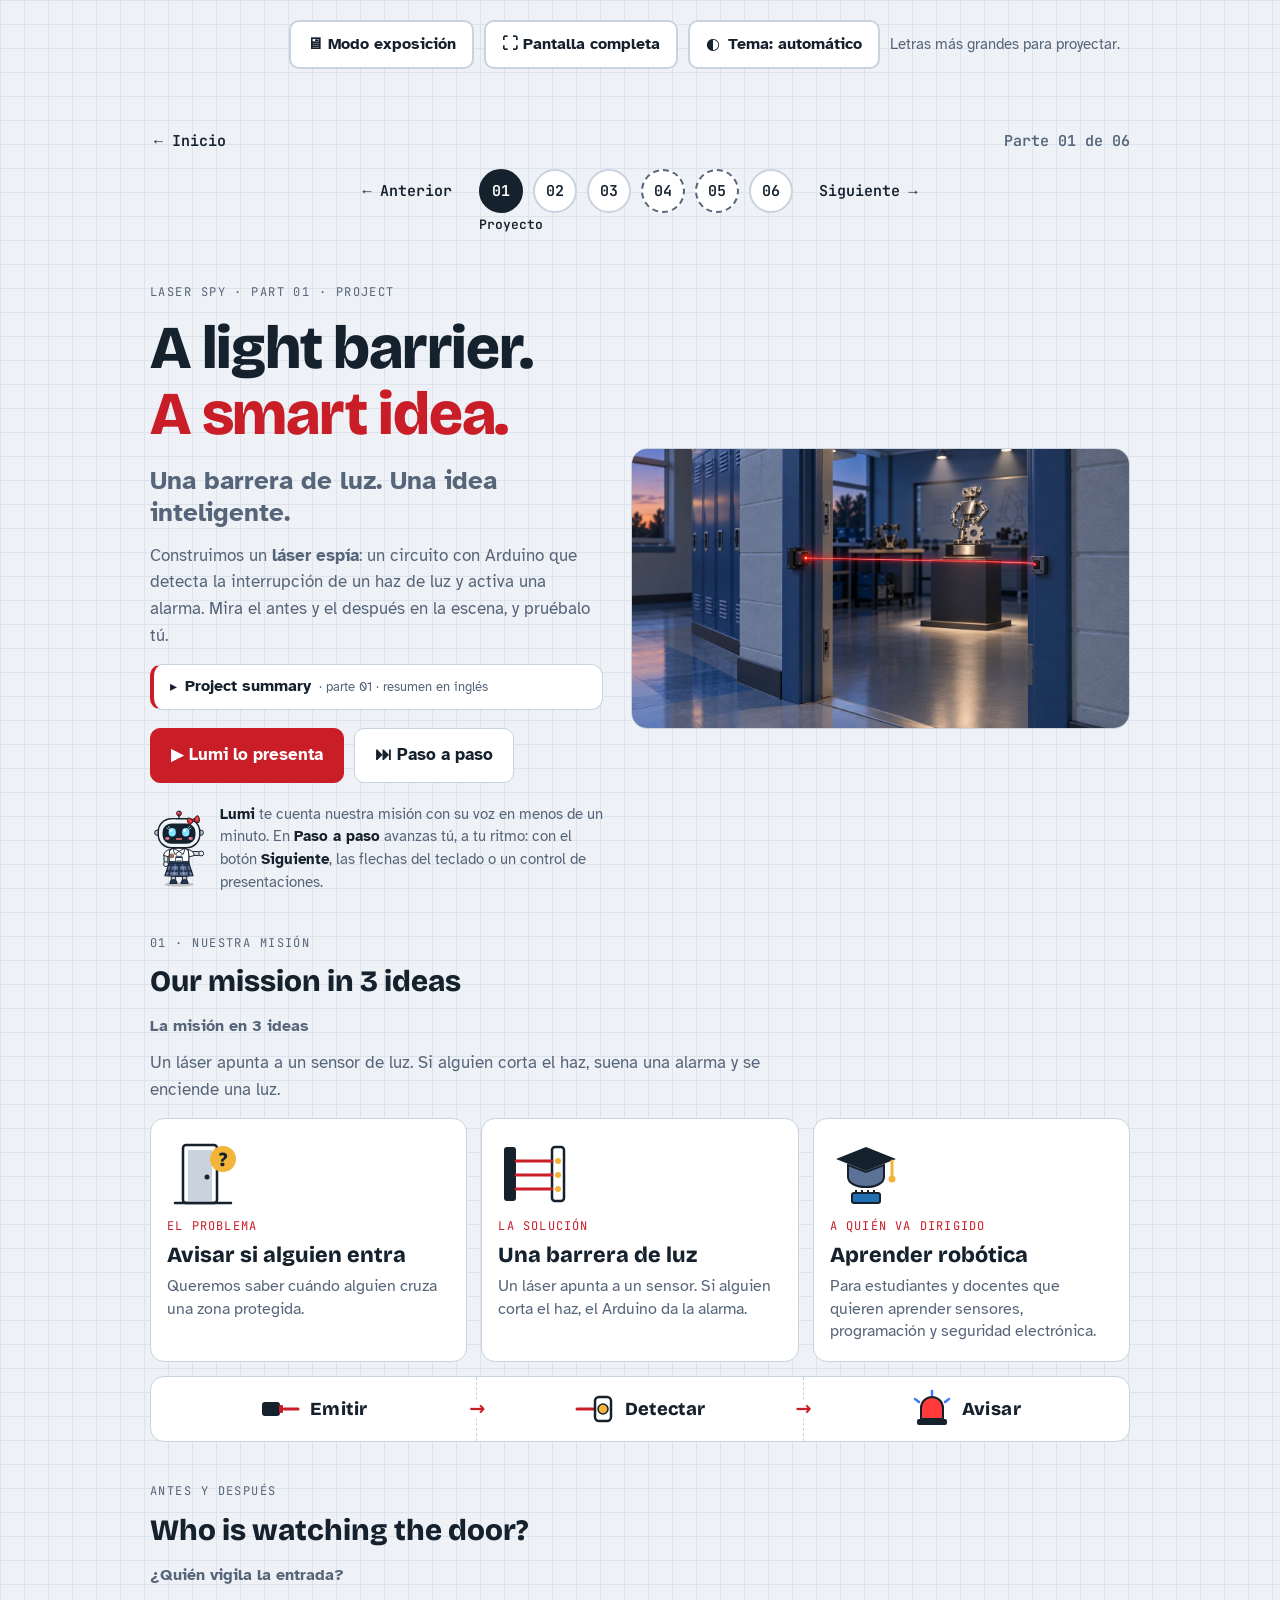
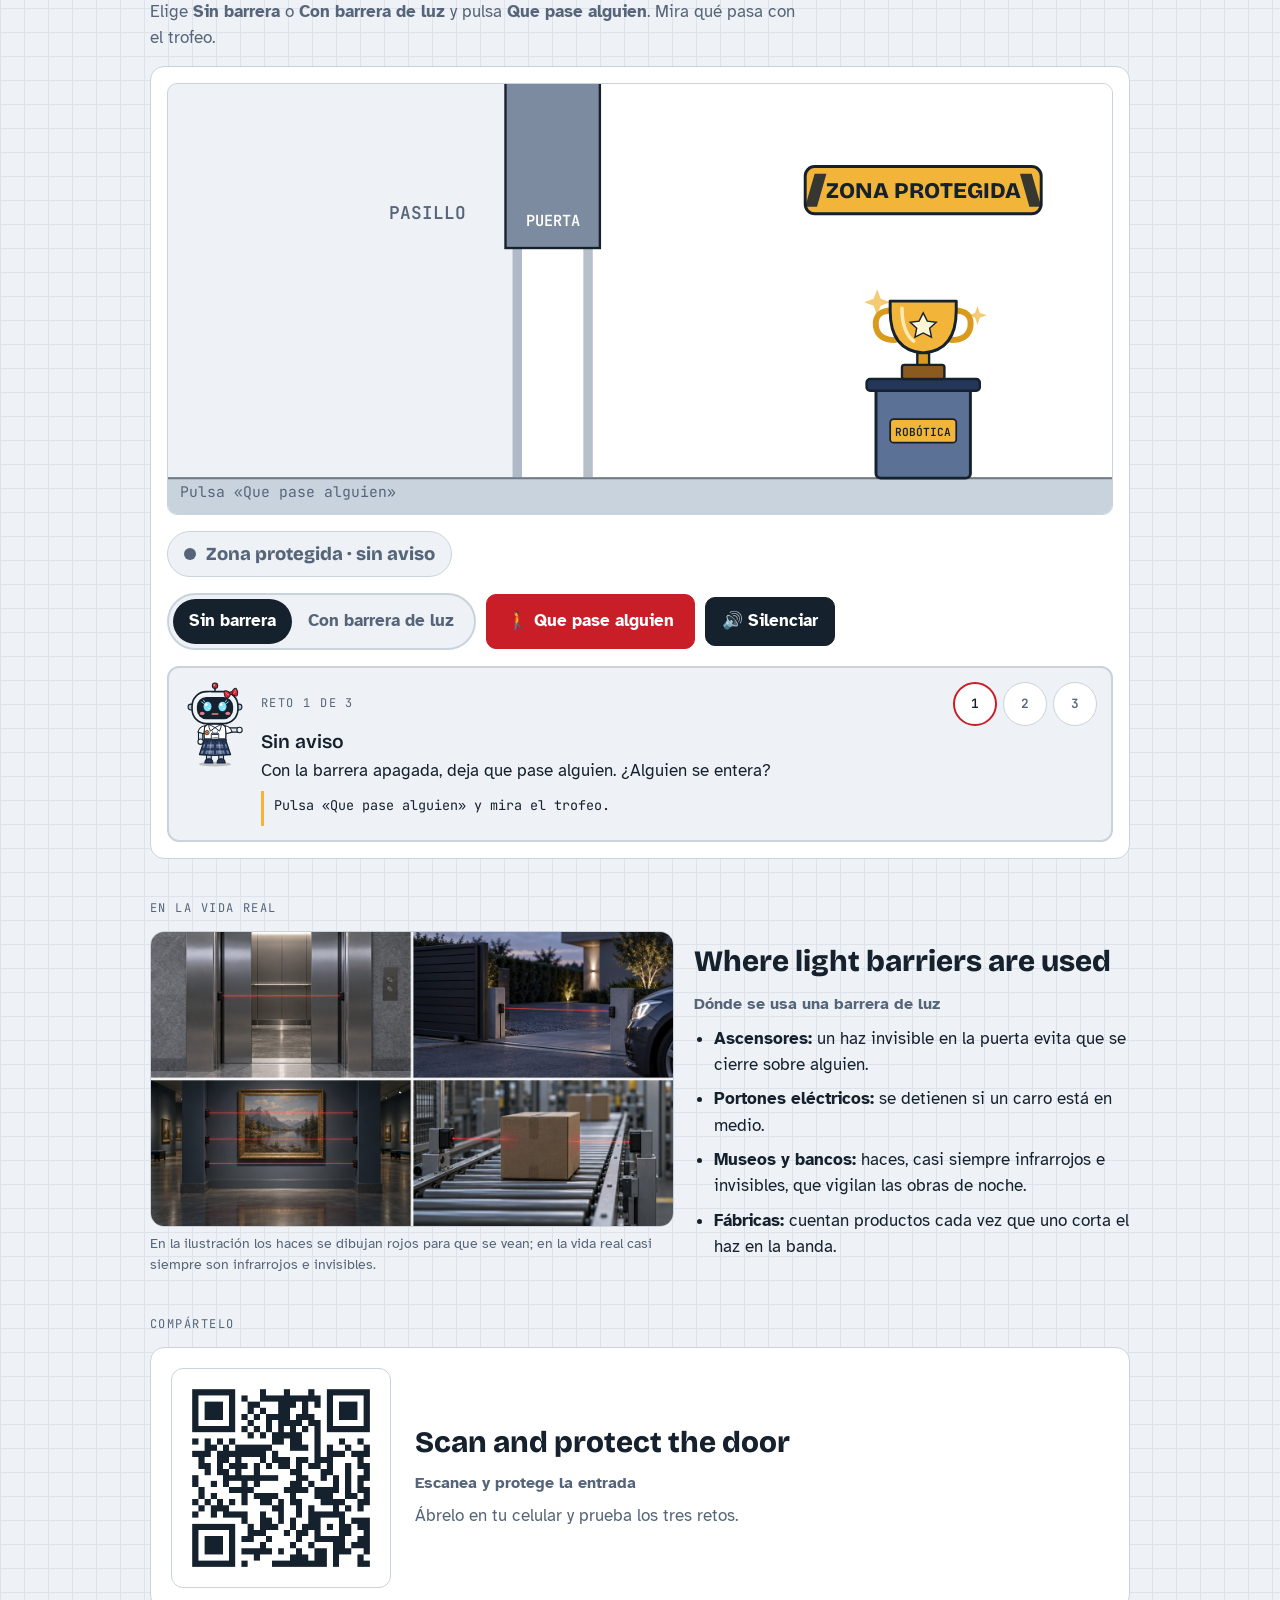
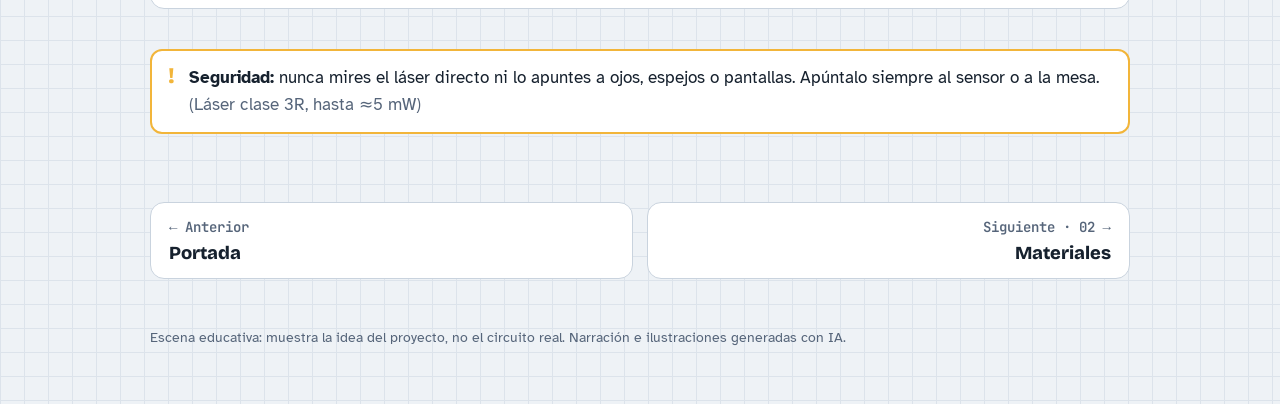
<file: proyecto/index.html>
<!doctype html>
<html lang="es">
<head><script>try{var t=localStorage.getItem('laser-espia-theme');if(t==='light'||t==='dark')document.documentElement.dataset.theme=t}catch(e){}</script>
<meta charset="utf-8">
<meta name="viewport" content="width=device-width, initial-scale=1, viewport-fit=cover">
<meta name="description" content="Nuestra misión: una barrera de luz con Arduino que avisa cuando alguien entra a una zona protegida. Mira el antes y el después y supera los tres retos. Proyecto de robótica de 7.º grado.">
<meta property="og:title" content="Láser espía · 01 Proyecto">
<meta property="og:description" content="Una luz. Una señal. Una alerta. Proyecto de robótica de 7.º grado.">
<meta property="og:image" content="https://laser-espia.github.io/assets/hero01_web.jpg">
<meta property="og:url" content="https://laser-espia.github.io/proyecto/">
<meta property="og:type" content="website">
<link rel="icon" href="data:image/svg+xml,%3Csvg xmlns='http://www.w3.org/2000/svg' viewBox='0 0 32 32'%3E%3Crect width='32' height='32' rx='7' fill='%2316212E'/%3E%3Crect x='4' y='13' width='9' height='6' rx='1.5' fill='%23EEF3F8'/%3E%3Cline x1='13' y1='16' x2='28' y2='16' stroke='%23E3262E' stroke-width='2.5'/%3E%3C/svg%3E">
<style>
/* Local Google Fonts: OFL notices and full licenses in *-OFL.txt beside this stylesheet. */
/* latin-ext */
@font-face {
  font-family: 'Atkinson Hyperlegible';
  font-style: normal;
  font-weight: 400;
  font-display: swap;
  src: url(../assets/fonts/atkinson-hyperlegible-400-latin-ext.woff2) format('woff2');
  unicode-range: U+0100-02BA, U+02BD-02C5, U+02C7-02CC, U+02CE-02D7, U+02DD-02FF, U+0304, U+0308, U+0329, U+1D00-1DBF, U+1E00-1E9F, U+1EF2-1EFF, U+2020, U+20A0-20AB, U+20AD-20C4, U+2113, U+2C60-2C7F, U+A720-A7FF;
}
/* latin */
@font-face {
  font-family: 'Atkinson Hyperlegible';
  font-style: normal;
  font-weight: 400;
  font-display: swap;
  src: url(../assets/fonts/atkinson-hyperlegible-400-latin.woff2) format('woff2');
  unicode-range: U+0000-00FF, U+0131, U+0152-0153, U+02BB-02BC, U+02C6, U+02DA, U+02DC, U+0304, U+0308, U+0329, U+2000-206F, U+20AC, U+2122, U+2191, U+2193, U+2212, U+2215, U+FEFF, U+FFFD;
}
/* latin-ext */
@font-face {
  font-family: 'Atkinson Hyperlegible';
  font-style: normal;
  font-weight: 700;
  font-display: swap;
  src: url(../assets/fonts/atkinson-hyperlegible-700-latin-ext.woff2) format('woff2');
  unicode-range: U+0100-02BA, U+02BD-02C5, U+02C7-02CC, U+02CE-02D7, U+02DD-02FF, U+0304, U+0308, U+0329, U+1D00-1DBF, U+1E00-1E9F, U+1EF2-1EFF, U+2020, U+20A0-20AB, U+20AD-20C4, U+2113, U+2C60-2C7F, U+A720-A7FF;
}
/* latin */
@font-face {
  font-family: 'Atkinson Hyperlegible';
  font-style: normal;
  font-weight: 700;
  font-display: swap;
  src: url(../assets/fonts/atkinson-hyperlegible-700-latin.woff2) format('woff2');
  unicode-range: U+0000-00FF, U+0131, U+0152-0153, U+02BB-02BC, U+02C6, U+02DA, U+02DC, U+0304, U+0308, U+0329, U+2000-206F, U+20AC, U+2122, U+2191, U+2193, U+2212, U+2215, U+FEFF, U+FFFD;
}
/* latin-ext */
@font-face {
  font-family: 'Bricolage Grotesque';
  font-style: normal;
  font-weight: 600;
  font-stretch: 100%;
  font-display: swap;
  src: url(../assets/fonts/bricolage-grotesque-600-800-latin-ext.woff2) format('woff2');
  unicode-range: U+0100-02BA, U+02BD-02C5, U+02C7-02CC, U+02CE-02D7, U+02DD-02FF, U+0304, U+0308, U+0329, U+1D00-1DBF, U+1E00-1E9F, U+1EF2-1EFF, U+2020, U+20A0-20AB, U+20AD-20C4, U+2113, U+2C60-2C7F, U+A720-A7FF;
}
/* latin */
@font-face {
  font-family: 'Bricolage Grotesque';
  font-style: normal;
  font-weight: 600;
  font-stretch: 100%;
  font-display: swap;
  src: url(../assets/fonts/bricolage-grotesque-600-800-latin.woff2) format('woff2');
  unicode-range: U+0000-00FF, U+0131, U+0152-0153, U+02BB-02BC, U+02C6, U+02DA, U+02DC, U+0304, U+0308, U+0329, U+2000-206F, U+20AC, U+2122, U+2191, U+2193, U+2212, U+2215, U+FEFF, U+FFFD;
}
/* latin-ext */
@font-face {
  font-family: 'Bricolage Grotesque';
  font-style: normal;
  font-weight: 800;
  font-stretch: 100%;
  font-display: swap;
  src: url(../assets/fonts/bricolage-grotesque-600-800-latin-ext.woff2) format('woff2');
  unicode-range: U+0100-02BA, U+02BD-02C5, U+02C7-02CC, U+02CE-02D7, U+02DD-02FF, U+0304, U+0308, U+0329, U+1D00-1DBF, U+1E00-1E9F, U+1EF2-1EFF, U+2020, U+20A0-20AB, U+20AD-20C4, U+2113, U+2C60-2C7F, U+A720-A7FF;
}
/* latin */
@font-face {
  font-family: 'Bricolage Grotesque';
  font-style: normal;
  font-weight: 800;
  font-stretch: 100%;
  font-display: swap;
  src: url(../assets/fonts/bricolage-grotesque-600-800-latin.woff2) format('woff2');
  unicode-range: U+0000-00FF, U+0131, U+0152-0153, U+02BB-02BC, U+02C6, U+02DA, U+02DC, U+0304, U+0308, U+0329, U+2000-206F, U+20AC, U+2122, U+2191, U+2193, U+2212, U+2215, U+FEFF, U+FFFD;
}
/* latin-ext */
@font-face {
  font-family: 'JetBrains Mono';
  font-style: normal;
  font-weight: 400;
  font-display: swap;
  src: url(../assets/fonts/jetbrains-mono-400-600-latin-ext.woff2) format('woff2');
  unicode-range: U+0100-02BA, U+02BD-02C5, U+02C7-02CC, U+02CE-02D7, U+02DD-02FF, U+0304, U+0308, U+0329, U+1D00-1DBF, U+1E00-1E9F, U+1EF2-1EFF, U+2020, U+20A0-20AB, U+20AD-20C4, U+2113, U+2C60-2C7F, U+A720-A7FF;
}
/* latin */
@font-face {
  font-family: 'JetBrains Mono';
  font-style: normal;
  font-weight: 400;
  font-display: swap;
  src: url(../assets/fonts/jetbrains-mono-400-600-latin.woff2) format('woff2');
  unicode-range: U+0000-00FF, U+0131, U+0152-0153, U+02BB-02BC, U+02C6, U+02DA, U+02DC, U+0304, U+0308, U+0329, U+2000-206F, U+20AC, U+2122, U+2191, U+2193, U+2212, U+2215, U+FEFF, U+FFFD;
}
/* latin-ext */
@font-face {
  font-family: 'JetBrains Mono';
  font-style: normal;
  font-weight: 600;
  font-display: swap;
  src: url(../assets/fonts/jetbrains-mono-400-600-latin-ext.woff2) format('woff2');
  unicode-range: U+0100-02BA, U+02BD-02C5, U+02C7-02CC, U+02CE-02D7, U+02DD-02FF, U+0304, U+0308, U+0329, U+1D00-1DBF, U+1E00-1E9F, U+1EF2-1EFF, U+2020, U+20A0-20AB, U+20AD-20C4, U+2113, U+2C60-2C7F, U+A720-A7FF;
}
/* latin */
@font-face {
  font-family: 'JetBrains Mono';
  font-style: normal;
  font-weight: 600;
  font-display: swap;
  src: url(../assets/fonts/jetbrains-mono-400-600-latin.woff2) format('woff2');
  unicode-range: U+0000-00FF, U+0131, U+0152-0153, U+02BB-02BC, U+02C6, U+02DA, U+02DC, U+0304, U+0308, U+0329, U+2000-206F, U+20AC, U+2122, U+2191, U+2193, U+2212, U+2215, U+FEFF, U+FFFD;
}

:root{padding-top:env(safe-area-inset-top,0px);padding-bottom:env(safe-area-inset-bottom,0px)}body{margin:0}img{max-width:100%}[hidden]{display:none!important}</style>
<title>Láser espía · 01 Proyecto</title>
<style>
/* Mismo sistema que la parte 03: cuaderno de laboratorio en papel cuadriculado, una sola columna, la escena manda */
:root{
  --paper:#EEF2F6; --grid:#DCE3EB; --card:#FFFFFF; --ink:#16212E; --muted:#56657A; --line:#C9D3DE;
  --laser:#C91D28; --laser-glow:rgba(227,38,46,.35); --ok:#176D3B; --ok-bg:#E2F4EA; --alarm-bg:#FDE4E5;
  --amber:#F2B53A; --focus:#8A5A00; --on-laser:#FFFFFF; --room:#FFFFFF; --floor:#C9D3DE; --wall:#7C8BA0;
  --display:"Bricolage Grotesque",ui-sans-serif,system-ui,sans-serif;
  --body:"Atkinson Hyperlegible",ui-sans-serif,system-ui,sans-serif;
  --mono:"JetBrains Mono",ui-monospace,Consolas,monospace;
}
@media (prefers-color-scheme: dark){:root:not([data-theme="light"]){
  --paper:#0F1722; --grid:#18222F; --card:#152030; --ink:#E6ECF3; --muted:#93A2B6; --line:#26354A;
  --laser:#FF4048; --laser-glow:rgba(255,64,72,.45); --ok:#4CC383; --ok-bg:#12301F; --alarm-bg:#3A1418;
  --amber:#F2B53A; --focus:#F2B53A; --on-laser:#FFFFFF; --room:#1A2738; --floor:#2A3A50; --wall:#53647C; color-scheme:dark}}
:root[data-theme="dark"]{
  --paper:#0F1722; --grid:#18222F; --card:#152030; --ink:#E6ECF3; --muted:#93A2B6; --line:#26354A;
  --laser:#FF4048; --laser-glow:rgba(255,64,72,.45); --ok:#4CC383; --ok-bg:#12301F; --alarm-bg:#3A1418;
  --amber:#F2B53A; --focus:#F2B53A; --on-laser:#FFFFFF; --room:#1A2738; --floor:#2A3A50; --wall:#53647C; color-scheme:dark}

*{box-sizing:border-box}
[hidden]{display:none!important}
body{background:var(--paper);color:var(--ink);font-family:var(--body);font-size:17px;line-height:1.55;
  background-image:linear-gradient(var(--grid) 1px,transparent 1px),linear-gradient(90deg,var(--grid) 1px,transparent 1px);
  background-size:24px 24px;
  padding-left:max(16px,env(safe-area-inset-left,0px));padding-right:max(16px,env(safe-area-inset-right,0px));padding-block:20px 56px}
.wrap{max-width:980px;margin:0 auto;display:flex;flex-direction:column;gap:40px}
h1,h2,h3{font-family:var(--display);text-wrap:balance;margin:0;line-height:1.08}
h1{font-size:clamp(2.2rem,6vw,3.8rem);font-weight:800;letter-spacing:-.02em}
h1 span{color:var(--laser)}
h2{font-size:clamp(1.4rem,3.4vw,1.85rem);font-weight:800}
h3{font-size:1.1rem;font-weight:600}
p{margin:0}
code{font-family:var(--mono);font-size:.9em}
.eyebrow{font-family:var(--mono);font-size:.75rem;letter-spacing:.12em;text-transform:uppercase;color:var(--muted)}
.lead{color:var(--muted);max-width:60ch;font-size:1.08rem}
section{display:flex;flex-direction:column;gap:14px}
.panel{background:var(--card);border:1px solid var(--line);border-radius:14px;padding:20px}

/* Portada */
.hero{display:grid;grid-template-columns:minmax(0,1fr) minmax(0,1.1fr);gap:28px;align-items:center}
.hero .txt{display:flex;flex-direction:column;gap:14px;min-width:0}
.hero figure{margin:0;border-radius:16px;overflow:hidden;border:1px solid var(--line);aspect-ratio:16/9;max-width:100%;background:var(--card)}
.hero figure img{width:100%;height:100%;object-fit:cover;display:block}
@media (max-width:760px){.hero{grid-template-columns:1fr}.hero figure{order:-1}}
.cta{display:flex;flex-wrap:wrap;gap:10px;margin-top:4px}

button,.btn{font:inherit;font-weight:700;border-radius:10px;padding:10px 16px;border:1px solid var(--line);background:var(--card);color:var(--ink);cursor:pointer;text-decoration:none;display:inline-flex;align-items:center;gap:8px}
button.primary,.btn.primary{background:#C91D28;border-color:#C91D28;color:#FFFFFF}
button.big{font-size:1.08rem;padding:13px 20px}
button[aria-pressed="true"]{background:var(--ink);color:var(--card);border-color:var(--ink)}
button:disabled{opacity:.5;cursor:default}
button:focus-visible,.btn:focus-visible,summary:focus-visible{outline:3px solid var(--focus);outline-offset:2px}

/* La misión en 3 ideas */
.ideas{display:grid;grid-template-columns:repeat(3,minmax(0,1fr));gap:14px;list-style:none;margin:0;padding:0}
.ideas li{background:var(--card);border:1px solid var(--line);border-radius:14px;padding:18px 16px;display:flex;flex-direction:column;gap:8px;align-items:flex-start;min-width:0}
.ideas svg{width:72px;height:72px;display:block}
.ideas .n{font-family:var(--mono);font-size:.75rem;letter-spacing:.1em;color:var(--laser);text-transform:uppercase}
.ideas h3{font-size:1.35rem;font-weight:800}
.ideas p{margin:0;color:var(--muted);font-size:.98rem;line-height:1.45}
@media (max-width:760px){.ideas{grid-template-columns:1fr}.ideas li{display:grid;grid-template-columns:64px minmax(0,1fr);column-gap:14px;row-gap:4px}.ideas svg{width:64px;height:64px;grid-row:span 3}}
.cadena{display:flex;align-items:stretch;gap:0;list-style:none;margin:0;padding:0;border:1px solid var(--line);border-radius:14px;background:var(--card);overflow:hidden}
.cadena li{flex:1 1 0;min-width:0;display:flex;align-items:center;justify-content:center;gap:10px;padding:12px 10px;position:relative}
.cadena li + li{border-left:1px dashed var(--line)}
.cadena li:not(:last-child)::after{content:"→";position:absolute;right:-9px;top:50%;transform:translateY(-50%);font-family:var(--display);font-weight:800;font-size:1.2rem;color:var(--laser);background:var(--card);line-height:1;z-index:1}
.cadena svg{width:40px;height:40px;flex:none}
.cadena b{font-family:var(--display);font-weight:800;font-size:1.15rem;letter-spacing:.02em}
@media (max-width:480px){.cadena li{flex-direction:column;gap:4px;padding:10px 4px}.cadena svg{width:34px;height:34px}.cadena b{font-size:1rem}}

/* Escena antes y después */
.sim{display:flex;flex-direction:column;gap:16px;padding:16px}
.stage{position:relative;border-radius:10px;overflow:hidden;background:var(--paper);border:1px solid var(--line)}
@media (max-width:820px){.stage{position:sticky;top:env(safe-area-inset-top,0px);z-index:6;box-shadow:0 8px 18px rgba(0,0,0,.35)}.sim.touring .stage{position:relative;box-shadow:none}}
.stage svg{display:block;width:100%;height:auto;touch-action:manipulation;cursor:pointer;user-select:none;-webkit-user-select:none}
#barrierG{transition:opacity .35s}
@media (max-width:600px){.hint{display:none!important}}
.hint{position:absolute;left:12px;bottom:10px;font-size:.92rem;color:var(--muted);font-family:var(--mono);pointer-events:none}
.scene-msg{position:absolute;left:50%;top:6px;transform:translateX(-50%);max-width:calc(100% - 20px);width:max-content;text-align:center;
  font-family:var(--display);font-weight:800;font-size:clamp(.88rem,2.6vw,1.25rem);line-height:1.25;padding:6px 12px;border-radius:12px;
  background:var(--card);color:var(--ink);border:2px solid var(--line);box-shadow:0 6px 18px rgba(0,0,0,.18);pointer-events:none}
.scene-msg.alert{border-color:var(--laser);color:var(--laser);background:var(--alarm-bg)}
.scene-msg.none{border-color:var(--muted)}
.status{display:flex;flex-wrap:wrap;gap:12px;align-items:center;justify-content:space-between}
.pill{font-family:var(--display);font-weight:800;font-size:1.15rem;padding:8px 16px;border-radius:999px;display:inline-flex;gap:10px;align-items:center}
.pill .dot{width:12px;height:12px;border-radius:50%;background:currentColor;flex:none}
.pill.idle{background:var(--paper);color:var(--muted);border:1px solid var(--line)}
.pill.ok{background:var(--ok-bg);color:var(--ok)}
.pill.alarm{background:var(--alarm-bg);color:var(--laser);animation:blink .35s steps(2) infinite}
@keyframes blink{50%{opacity:.55}}
.controls{display:flex;flex-wrap:wrap;gap:10px;align-items:center}
.controls button{min-height:48px}
/* Interruptor de dos estados: antes / después */
.toggle{padding:4px;gap:0;border-radius:999px;border:2px solid var(--line);background:var(--paper);min-height:52px}
.toggle[aria-pressed]{background:var(--paper);color:var(--ink);border-color:var(--line)}
.toggle .opt{padding:9px 16px;border-radius:999px;color:var(--muted);font-weight:700;transition:background .2s,color .2s;white-space:nowrap}
.toggle[aria-pressed="false"] .off{background:var(--ink);color:var(--card)}
.toggle[aria-pressed="true"] .on{background:var(--laser);color:var(--on-laser)}
@media (max-width:600px){.controls{display:grid;grid-template-columns:minmax(0,1fr) minmax(0,1fr)}.controls .toggle{grid-column:1/-1;justify-content:stretch;min-width:0}.toggle .opt{flex:1 1 0;min-width:0;text-align:center;padding:10px 6px;white-space:normal;line-height:1.2}.controls button{justify-content:center;min-width:0;font-size:1rem;padding-inline:10px}}

/* Retos */
.mission{display:flex;gap:14px;align-items:flex-start;padding:14px;border-radius:12px;border:2px solid var(--line);background:var(--paper);transition:border-color .3s,background .3s}
.mission .avatar{width:64px;flex:none}
.mission .avatar svg{display:block;width:100%;height:auto}
.mission .eye{transform-box:fill-box;transform-origin:center;animation:blinkEye 4.2s infinite}
.mbody{flex:1;min-width:0;display:flex;flex-direction:column;gap:6px}
.mhead{display:flex;justify-content:space-between;align-items:center;gap:10px}
.mdots{display:flex;gap:6px}
.mdots button{width:30px;height:30px;padding:0;border-radius:50%;justify-content:center;font-family:var(--mono);font-size:.8rem;font-weight:600;color:var(--muted)}
.mdots button[aria-current="step"]{border-color:var(--laser);color:var(--ink);border-width:2px}
.mdots button.ok{background:var(--ok);border-color:var(--ok);color:var(--on-laser)}
.mission h3{font-size:1.2rem}
.mission .goal{margin:0}
.mlive{margin:0;font-family:var(--mono);font-size:.84rem;line-height:1.5;color:var(--ink);border-left:3px solid var(--amber);padding:4px 0 4px 10px;min-height:2.6em}
.quiz{display:flex;flex-wrap:wrap;gap:8px}
.quiz button{min-height:44px}
.quiz button.wrong{border-color:var(--laser);color:var(--laser);text-decoration:line-through}
.quiz button.right{background:var(--ok);border-color:var(--ok);color:var(--on-laser)}
.mdone{display:flex;flex-wrap:wrap;gap:10px;align-items:center;justify-content:space-between}
.mdone p{margin:0;flex:1 1 260px;color:var(--ink)}
.mdone p:empty{display:none}
.mission.solved,.mission.all{border-color:var(--ok);background:var(--ok-bg)}
.mission.solved .mdone p::before{content:"Lo que aprendiste: ";font-weight:700}
@media (max-width:600px){.mission .avatar{display:none}.mission{padding:12px}}

.two{display:grid;grid-template-columns:repeat(auto-fit,minmax(280px,1fr));gap:16px}
.two>*{min-width:0}
ul.bul{margin:0;padding-left:20px;display:flex;flex-direction:column;gap:8px}
.bugs{display:grid;grid-template-columns:repeat(auto-fit,minmax(280px,1fr));gap:14px}
.bug{background:var(--card);border:1px solid var(--line);border-radius:14px;padding:18px;display:flex;flex-direction:column;gap:6px;min-width:0}
.bug .tag{font-family:var(--mono);font-size:.72rem;letter-spacing:.1em;text-transform:uppercase;color:var(--laser);font-weight:600;margin-top:6px}
.bug .tag.cause{color:#5B9BE0}
.bug .tag.test{color:var(--ok)}
.uses{display:grid;grid-template-columns:minmax(0,1.2fr) minmax(0,1fr);gap:20px;align-items:center}
.uses img{width:100%;border-radius:14px;border:1px solid var(--line);display:block}
@media (max-width:760px){.uses{grid-template-columns:1fr}}

ol.steps{list-style:none;margin:0;padding:0;display:grid;grid-template-columns:repeat(auto-fit,minmax(200px,1fr));gap:12px}
ol.steps li{background:var(--card);border:1px solid var(--line);border-radius:12px;padding:14px;display:flex;flex-direction:column;gap:6px}
ol.steps .who{font-family:var(--mono);font-size:.75rem;color:var(--laser);letter-spacing:.06em;text-transform:uppercase}
ol.steps .say{font-size:.95rem}
ol.steps .do{font-size:.85rem;color:var(--muted)}
.qa{display:flex;flex-direction:column;gap:8px}
details{background:var(--card);border:1px solid var(--line);border-radius:12px;padding:12px 16px}
summary{cursor:pointer;font-weight:700}
details p{margin-top:8px;color:var(--muted)}
.share{display:grid;grid-template-columns:auto minmax(0,1fr);gap:24px;align-items:center}
.share img{width:220px;max-width:100%;border-radius:12px;border:1px solid var(--line);background:#fff;padding:8px}
@media (max-width:600px){.share{grid-template-columns:1fr}.share img{margin:0 auto;width:140px}}
.safety{display:flex;gap:14px;align-items:flex-start;border:2px solid var(--amber);border-radius:12px;padding:14px 16px;background:var(--card)}
.safety .ico{font-family:var(--display);font-weight:800;font-size:1.4rem;color:var(--amber);line-height:1}
footer{color:var(--muted);font-size:.85rem}
.toast{position:fixed;left:50%;bottom:calc(20px + env(safe-area-inset-bottom,0px));transform:translateX(-50%);background:var(--ok);color:var(--on-laser);font-weight:700;padding:10px 18px;border-radius:999px;box-shadow:0 6px 24px rgba(0,0,0,.2);z-index:20;max-width:calc(100% - 32px);text-align:center}
.sim.touring .controls button:not(#sound),.sim.touring .mission button{pointer-events:none;opacity:.55}
/* Recorrido guiado por Lumi: foco con sombra gigante, robot que viaja y barra de subtítulos */
.lumi-card{display:flex;align-items:center;gap:12px;margin-top:6px}
.lumi-card .avatar{width:58px;flex:none}
.lumi-card p{font-size:.92rem;color:var(--muted);margin:0}
.lumi-card b{color:var(--ink)}
.tour-spot{position:fixed;left:0;top:0;width:0;height:0;z-index:1000;border-radius:16px;pointer-events:none;
  box-shadow:0 0 0 3px #F2B53A,0 0 28px 8px rgba(242,181,58,.45),0 0 0 200vmax rgba(5,9,15,.74);
  transition:left .45s ease,top .45s ease,width .45s ease,height .45s ease}
.lumi{position:fixed;left:0;top:0;z-index:1002;width:118px;pointer-events:none;transition:transform .8s cubic-bezier(.3,1.25,.5,1);will-change:transform}
.lumi .bob{animation:bob 2.4s ease-in-out infinite}
.lumi svg,.lumi-card svg{display:block;width:100%;height:auto;overflow:visible}
@keyframes bob{50%{transform:translateY(-7px)}}
.lumi .eye,.lumi-card .eye{transform-box:fill-box;transform-origin:center;animation:blinkEye 4.2s infinite}
@keyframes blinkEye{0%,92%,100%{transform:scaleY(1)}95%{transform:scaleY(.1)}}
.lumi .arm-r{transform-box:fill-box;transform-origin:0% 50%}
.lumi.wave .arm-r{animation:wave .5s ease-in-out 4 alternate}
@keyframes wave{from{transform:rotate(10deg)}to{transform:rotate(-40deg)}}
.tour-bar{position:fixed;z-index:1003;left:50%;bottom:calc(14px + env(safe-area-inset-bottom,0px));transform:translateX(-50%);
  width:min(680px,calc(100% - 24px));background:#0F1722;color:#F3F6FA;border:1px solid #2A3B52;border-radius:18px;
  padding:12px 12px 12px 14px;display:flex;gap:12px;align-items:center;box-shadow:0 12px 40px rgba(0,0,0,.45)}
.tour-bar .who{font-family:var(--mono);font-size:.7rem;letter-spacing:.12em;text-transform:uppercase;color:#F2B53A}
.tour-bar .txt{flex:1;min-width:0;display:flex;flex-direction:column;gap:2px}
.tour-bar .say{font-size:clamp(.92rem,2.4vw,1.08rem);line-height:1.4;margin:0}
.tour-bar button{background:#1C2A3C;color:#F3F6FA;border-color:#2A3B52;padding:0;width:46px;height:46px;justify-content:center;border-radius:50%;flex:none;font-size:1.05rem}
.tour-bar button:focus-visible{outline-color:#F2B53A}
.tour-bar .play{position:relative;width:56px;height:56px;background:#F3F6FA;color:#0F1722}
.tour-bar .play svg{position:absolute;inset:-4px;width:64px;height:64px;transform:rotate(-90deg);pointer-events:none}
.tour-bar .ctrls{display:flex;gap:8px;flex:none;align-items:center}
.tour-bar .next{width:auto;padding:0 18px;border-radius:999px;background:#E3262E;border-color:#E3262E;color:#fff;font-weight:800;font-size:1rem}
.tour-bar button:disabled{opacity:.35}
@media (max-width:760px){.tour-bar{flex-wrap:wrap}.tour-bar .txt{flex-basis:calc(100% - 70px)}.tour-bar .ctrls{margin-left:auto}}
@media (min-width:1100px){.tour-bar{width:min(1100px,calc(100% - 48px))}.tour-bar .say{font-size:1.3rem}}
@media (max-width:600px){.lumi{width:56px}.tour-bar{flex-wrap:wrap}.tour-bar .txt{flex-basis:calc(100% - 70px)}.tour-bar .ctrls{margin-left:auto}}
/* zoom de presentación: el objetivo del recorrido se agranda por encima de sus vecinos (fondo y borde los pone el motor) */
.tz{z-index:999}.tz:not(.tzp){position:relative}
/* mientras Lumi presenta, el reto no se muestra: no es lo que ella cuenta */
.sim.touring #retos{visibility:hidden}
@media (prefers-reduced-motion: reduce){.pill.alarm{animation:none}.tour-spot,.lumi{transition:none}.lumi .bob,.lumi .eye,.lumi-card .eye,.mission .eye,.lumi.wave .arm-r{animation:none}#barrierG{transition:none}}
</style>

<style>.presentation-tools{display:flex;align-items:center;justify-content:flex-end;flex-wrap:wrap;gap:10px}
.presentation-tools button{font:inherit;font-size:16px;font-weight:700;padding:10px 16px;border-radius:10px;border:2px solid var(--line,#C9D3DE);background:var(--card,#fff);color:var(--ink,#16212E);cursor:pointer;min-height:44px;min-width:44px}
.presentation-tools button:focus-visible{outline:3px solid var(--focus,#806000);outline-offset:3px}
.presentation-tools button[aria-pressed="true"]{background:#C91D28;border-color:#C91D28;color:#fff}
.presentation-hint,.presentation-tools [role="status"]{font-size:15px;color:var(--muted,#56657A)}
@media(min-width:1000px){
  /* los tamaños de las páginas van en rem: crecer la raíz agranda todo, no solo el texto suelto */
  html[data-presentation="true"]:not([data-support="true"]){font-size:21px}
  html[data-presentation="true"]:not([data-support="true"]) body{font-size:1.3rem}
  html[data-presentation="true"] .wrap:not([data-module]){max-width:1500px}
  html[data-presentation="true"] .tour-bar{width:calc(100% - 48px);max-width:1400px;padding:18px 22px}
  html[data-presentation="true"] .tour-bar .say{font-size:24px;line-height:1.35}
  html[data-presentation="true"] .tour-bar .who{font-size:18px;letter-spacing:.04em}
  html[data-presentation="true"] .tour-bar button{min-width:52px;min-height:52px;font-size:20px}
  html[data-presentation="true"] .tour-bar .next{font-size:20px}
  html[data-presentation="true"] .lumi-card p{font-size:22px}
  html[data-presentation="true"] .presentation-tools button{font-size:20px;padding:12px 20px;min-height:52px}
  html[data-presentation="true"] .presentation-hint,html[data-presentation="true"] .presentation-tools [role="status"]{font-size:18px}
  /* etiquetas pequeñas (PASO 1, CONTROL, BITÁCORA…) legibles desde el fondo del salón */
  html[data-presentation="true"]:not([data-support="true"]) .eyebrow,html[data-presentation="true"]:not([data-support="true"]) .n,html[data-presentation="true"]:not([data-support="true"]) .k,html[data-presentation="true"]:not([data-support="true"]) .cat{font-size:.9rem}
}
@media(max-width:600px){.presentation-tools{justify-content:flex-start}.presentation-tools button{font-size:14px;padding:9px 11px;min-height:44px}.presentation-hint{width:100%}}
/* Objetivos táctiles de al menos 44 px en todas las partes (iPad, celular) */
.presentation-tools button[hidden]{display:none}
.mdots button{width:44px;height:44px}
main[data-module] details.legend>summary{min-height:44px;display:inline-flex;align-items:center}
input#servo,input#umbral,input#servoAngle{height:44px}
#walk,#sound,#lampBtn{min-height:44px}
/* Inglés ligero: el sitio sigue en español; el inglés va en estilo secundario */
.en{font-style:italic;font-weight:400;color:var(--muted,#56657A);font-size:.82em;letter-spacing:0;text-transform:none}
.en-summary{margin:0;max-width:62ch;border:1px solid var(--line,#C9D3DE);border-left:4px solid var(--laser,#C91D28);border-radius:12px;background:var(--card,#fff);color:var(--ink,#16212E);padding:0 16px;font-size:.92em;line-height:1.5}
.en-summary>summary{cursor:pointer;min-height:44px;display:flex;align-items:center;flex-wrap:wrap;column-gap:8px;font-weight:700;list-style:none}
.en-summary>summary::-webkit-details-marker{display:none}
.en-summary>summary::before{content:"▸";color:var(--ink,#16212E);font-size:.9em}
.en-summary[open]>summary::before{content:"▾"}
.en-summary>summary:focus-visible{outline:3px solid var(--focus,#806000);outline-offset:3px;border-radius:8px}
.en-summary .en-hint{font-weight:400;color:var(--muted,#56657A);font-size:.85em}
.en-summary p{margin:0 0 14px;max-width:none;color:var(--ink,#16212E)}
.en-open{font-size:.88rem;line-height:1.4;margin:2px 0 0;padding:8px 12px;border-left:3px solid var(--line,#C9D3DE);color:var(--muted,#56657A)}
.en-open q{font-style:italic;color:var(--ink,#16212E)}
.en-open .tr{display:block;margin-top:4px;font-size:.95em}
header>.en-summary{margin-top:16px}
.glossary{display:grid;grid-template-columns:repeat(auto-fit,minmax(min(100%,340px),1fr));gap:14px;align-items:start}
.glossary-table{width:100%;border-collapse:separate;border-spacing:0;background:var(--card,#fff);border:1px solid var(--line,#C9D3DE);border-radius:14px;overflow:hidden;font-size:1.05rem}
.glossary-table th,.glossary-table td{padding:10px 18px;text-align:left;border-bottom:1px solid var(--line,#C9D3DE);overflow-wrap:anywhere}
.glossary-table tbody tr:last-child>*{border-bottom:0}
.glossary-table thead th{font-family:var(--mono,monospace);font-size:.8rem;letter-spacing:.1em;text-transform:uppercase;color:var(--muted,#56657A);font-weight:600}
.glossary-table tbody th{font-weight:700;color:var(--ink,#16212E);width:50%}
.glossary-table tbody th[lang="en"]{font-style:italic}
.glossary-table td{color:var(--ink,#16212E)}
@media(max-width:600px){.glossary-table th,.glossary-table td{padding:9px 12px}}
.pin-table .en{display:block;font-size:.8em;line-height:1.25;margin-top:2px}
.es-sub{margin:4px 0 0;color:var(--muted,#56657A);font-weight:600;line-height:1.25;letter-spacing:0}.es-sub.es-h1{font-size:clamp(1.05rem,2.2vw,1.6rem)}.es-sub.es-h2{font-size:1rem}
.es-card{display:block;margin-top:2px;font-size:.62em;font-weight:600;color:var(--muted,#56657A)}
</style><style>/* Navegación común entre las seis partes: en el flujo de la página, nunca fija */
.part-nav{display:flex;flex-direction:column;gap:6px;margin:10px 0 4px;font-family:var(--mono,ui-monospace,monospace);font-size:15px;color:var(--ink,#16212E);line-height:1.2}
.part-nav a{color:inherit;text-decoration:none}
.part-nav a:focus-visible,.part-next a:focus-visible{outline:3px solid var(--focus,#8A5A00);outline-offset:3px;border-radius:12px}
.pn-row{display:flex;justify-content:space-between;align-items:center;gap:12px;flex-wrap:wrap}
.pn-home{display:inline-flex;align-items:center;min-height:44px;padding:0 4px;font-weight:700}
.pn-home:hover,.pn-step:hover{color:var(--laser,#C91D28);text-decoration:underline}
.pn-where,.pn-medals{color:var(--muted,#56657A);font-weight:600}
.pn-hub .pn-row{min-height:28px}
.pn-track{display:flex;align-items:flex-start;justify-content:center;gap:16px}
.pn-step{display:none;align-items:center;height:44px;padding:0 10px;font-weight:700;white-space:nowrap}
@media (min-width:720px){.pn-step{display:inline-flex}}
.pn-dots{list-style:none;margin:0;padding:0 0 26px;display:flex;gap:10px;justify-content:center}
.pn-dots li{position:relative}
.pn-dot{position:relative;display:flex;align-items:center;justify-content:center;width:44px;height:44px;border-radius:50%;border:2px solid var(--line,#C9D3DE);background:var(--card,#fff);font-weight:700;font-size:15px}
.pn-dot:hover{border-color:var(--laser,#C91D28)}
.pn-dot.pn-support{border-style:dashed;border-color:var(--muted,#56657A)}
.pn-dot[aria-current="page"]{background:var(--ink,#16212E);border-color:var(--ink,#16212E);color:var(--card,#fff)}
.pn-dot[aria-current="page"].pn-support{border-style:dashed;outline:2px dashed var(--ink,#16212E);outline-offset:2px}
.pn-name{position:absolute;top:calc(100% + 4px);left:50%;transform:translateX(-50%);white-space:nowrap;font-size:13px;font-weight:700;color:var(--ink,#16212E)}
.pn-dots li:first-child .pn-name{left:0;transform:none}
.pn-dots li:last-child .pn-name{left:auto;right:0;transform:none}
.pn-hub .pn-dots{padding-bottom:4px}
.pn-check{position:absolute;top:-6px;right:-6px;width:20px;height:20px;border-radius:50%;display:flex;align-items:center;justify-content:center;font-size:12px;line-height:1;background:var(--ok,var(--ok-ink,#1B7A3D));color:var(--card,#fff);border:2px solid var(--card,#fff)}
/* Tarjetas grandes al final de la página */
.part-next{display:grid;grid-template-columns:1fr 1fr;gap:14px;margin:28px 0 8px}
.pn-card{display:flex;flex-direction:column;justify-content:center;gap:4px;min-height:64px;padding:14px 18px;border-radius:14px;border:1px solid var(--line,#C9D3DE);background:var(--card,#fff);color:var(--ink,#16212E);text-decoration:none}
.pn-card:hover{border-color:var(--laser,#C91D28)}
.pn-card-next{text-align:right}
.pn-k{font-family:var(--mono,ui-monospace,monospace);font-size:14px;color:var(--muted,#56657A);font-weight:600}
.pn-card-name{font-family:var(--display,inherit);font-weight:800;font-size:1.15rem;line-height:1.15}
@media (max-width:479px){.part-next{grid-template-columns:1fr}.pn-card-next{text-align:left}}
@media (max-width:380px){.pn-dots{gap:6px}}
@media (min-width:1000px){
  html[data-presentation="true"] .pn-dot{width:56px;height:56px;font-size:1.1rem}
  html[data-presentation="true"] .pn-step{height:56px}
  html[data-presentation="true"] .pn-name,html[data-presentation="true"] .pn-where,html[data-presentation="true"] .pn-home,html[data-presentation="true"] .pn-step,html[data-presentation="true"] .pn-medals{font-size:1.1rem}
  html[data-presentation="true"] .pn-dots{padding-bottom:34px;gap:14px}
  html[data-presentation="true"] .pn-hub .pn-dots{padding-bottom:4px}
  html[data-presentation="true"] .pn-card-name{font-size:1.4rem}
  html[data-presentation="true"] .pn-k{font-size:1rem}
  html[data-presentation="true"] .pn-check{width:24px;height:24px;font-size:14px}
}
/* Medalla al completar los retos de una parte */
.medalla{display:flex;gap:14px;align-items:center;margin:12px 0;padding:14px 16px;border-radius:14px;border:2px solid var(--amber,#F2B53A);background:var(--card,#fff);color:var(--ink,#16212E)}
.medalla svg{flex:none;width:64px;height:76px}
/* dentro de la tarjeta del reto: ocupa toda la fila y no hereda «Lo que aprendiste» */
.medalla{flex:1 1 100%;box-sizing:border-box}.medalla p{flex:none!important;margin:0}.medalla p::before{content:none!important}
.medalla-txt{display:flex;flex-direction:column;gap:4px;min-width:0}
.medalla-k{margin:0;font-family:var(--display,inherit);font-weight:800;font-size:1.15rem;line-height:1.15}
.medalla-n{margin:0;color:var(--muted,#56657A);font-size:.95rem}
.medalla-all{margin:0;font-family:var(--display,inherit);font-weight:800;font-size:1.25rem;color:var(--laser,#C91D28)}
.medalla-go{align-self:flex-start;display:inline-flex;align-items:center;min-height:44px;margin-top:4px;padding:8px 14px;border-radius:10px;font-weight:700;text-decoration:none;background:var(--ink,#16212E);color:var(--card,#fff);border:1px solid var(--ink,#16212E)}
.medalla-go:focus-visible{outline:3px solid var(--focus,#8A5A00);outline-offset:3px}
@media (min-width:1000px){
  html[data-presentation="true"] .medalla-k{font-size:1.4rem}
}
.confeti{position:fixed;inset:0;pointer-events:none;overflow:hidden;z-index:2000}
.confeti i{position:absolute;top:-16px;width:10px;height:14px;border-radius:2px;animation:confeti-cae 1.2s ease-in forwards}
@keyframes confeti-cae{to{transform:translate(var(--dx,0),105vh) rotate(var(--r,360deg));opacity:.2}}
@keyframes pulso-suave{0%,100%{box-shadow:0 0 0 0 rgba(242,181,58,0)}50%{box-shadow:0 0 0 8px rgba(242,181,58,.55)}}
.pulso-once{animation:pulso-suave 1.2s ease-in-out 1}
@media (prefers-reduced-motion: reduce){.pulso-once{animation:none}.confeti{display:none}}
/* 04 y 05 usan tamaños en px más grandes: la navegación los acompaña */
html[data-support="true"] .part-nav{font-size:18px}
html[data-support="true"] .pn-k{font-size:16px}
html[data-support="true"] .pn-card-name{font-size:22px}
html[data-support="true"] .pn-name{font-size:15px}
@media (min-width:1000px){
  html[data-presentation="true"][data-support="true"] .pn-name,html[data-presentation="true"][data-support="true"] .pn-where,html[data-presentation="true"][data-support="true"] .pn-home,html[data-presentation="true"][data-support="true"] .pn-step,html[data-presentation="true"][data-support="true"] .pn-dot{font-size:23px}
  html[data-presentation="true"][data-support="true"] .pn-k{font-size:21px}
  html[data-presentation="true"][data-support="true"] .pn-card-name{font-size:30px}
  html[data-presentation="true"][data-support="true"] .medalla-k{font-size:30px}
}
</style></head>
<body>
<main class="wrap" id="contenido"><div class="presentation-tools" role="group" aria-label="Preparar el monitor">
<button type="button" id="presentationMode" aria-pressed="false">🖥 Modo exposición</button>
<button type="button" id="presentationFullscreen" aria-pressed="false">⛶ Pantalla completa</button>
<button type="button" id="themeToggle" data-theme-choice="auto" aria-label="Tema: automático (sigue al dispositivo). Pulsa para cambiar a claro."><span aria-hidden="true">◐</span> Tema: automático</button>
<span class="presentation-hint">Letras más grandes para proyectar.</span>
<span id="presentationStatus" role="status"></span></div><nav class="part-nav" aria-label="Partes del proyecto" data-part="01"><div class="pn-row"><a class="pn-home" href="../">← Inicio</a><span class="pn-where">Parte 01 de 06</span></div><div class="pn-track"><a class="pn-step pn-prev" href="../" aria-label="Anterior: Portada">← Anterior</a><ol class="pn-dots"><li><a class="pn-dot" href="../proyecto/" data-part="01" aria-label="Parte 01: Proyecto" aria-current="page"><span class="pn-num">01</span></a><span class="pn-name" aria-hidden="true">Proyecto</span></li><li><a class="pn-dot" href="../materiales/" data-part="02" aria-label="Parte 02: Materiales"><span class="pn-num">02</span></a></li><li><a class="pn-dot" href="../desarrollo/" data-part="03" aria-label="Parte 03: Desarrollo"><span class="pn-num">03</span></a></li><li><a class="pn-dot pn-support" href="../especificaciones/" data-part="04" aria-label="Parte 04: Especificaciones SG90"><span class="pn-num">04</span></a></li><li><a class="pn-dot pn-support" href="../montaje/" data-part="05" aria-label="Parte 05: Montaje"><span class="pn-num">05</span></a></li><li><a class="pn-dot" href="../equipo/" data-part="06" aria-label="Parte 06: Equipo"><span class="pn-num">06</span></a></li></ol><a class="pn-step pn-next" href="../materiales/" aria-label="Siguiente: 02 · Materiales">Siguiente →</a></div></nav>

  <header class="hero">
    <div class="txt">
      <p class="eyebrow">Laser spy · Part 01 · Project</p>
      <h1 lang="en">A light barrier. <span>A smart idea.</span></h1><p class="es-sub es-h1">Una barrera de luz. Una idea inteligente.</p>
      <p class="lead">Construimos un <b>láser espía</b>: un circuito con Arduino que detecta la interrupción de un haz de luz y activa una alarma. Mira el antes y el después en la escena, y pruébalo tú.</p>
      <details class="en-summary" lang="en"><summary>Project summary <span class="en-hint" lang="es">· parte 01 · resumen en inglés</span></summary><p>The problem: we want to know when someone enters a protected area, but without a warning nobody notices. Our solution is a light barrier: a laser points at a light sensor, and if someone breaks the beam, the Arduino sounds the alarm. The project is for students and teachers who want to learn robotics.</p></details>
      <div class="cta">
        <button class="primary big" id="tourBtn" type="button">▶ Lumi lo presenta</button>
        <button class="big" id="tourManualBtn" type="button">⏭ Paso a paso</button>
      </div>
      <div class="lumi-card"><div class="avatar" data-lumi></div><p><b>Lumi</b> te cuenta nuestra misión con su voz en menos de un minuto. En <b>Paso a paso</b> avanzas tú, a tu ritmo: con el botón <b>Siguiente</b>, las flechas del teclado o un control de presentaciones.</p></div>
    </div>
    <figure><img src="../assets/image-6b0dabe8c33ccbcb.jpg" alt="Ilustración de la puerta de un laboratorio de robótica protegida por un haz de luz roja que va de un lado al otro del marco; al fondo, un trofeo con forma de robot sobre un pedestal"></figure>
  </header>

  <section id="mision">
    <p class="eyebrow">01 · Nuestra misión</p>
    <h2 lang="en">Our mission in 3 ideas</h2><p class="es-sub es-h2">La misión en 3 ideas</p>
    <p class="lead">Un láser apunta a un sensor de luz. Si alguien corta el haz, suena una alarma y se enciende una luz.</p>
    <ol class="ideas">
      <li id="idea1"><svg viewBox="0 0 72 72" aria-hidden="true"><rect x="16" y="8" width="34" height="58" rx="3" fill="var(--card)" stroke="var(--ink)" stroke-width="2.5"/><rect x="21" y="13" width="24" height="53" fill="var(--line)"/><circle cx="40" cy="40" r="2.5" fill="var(--ink)"/><path d="M8 66h56" stroke="var(--ink)" stroke-width="2.5" stroke-linecap="round"/><circle cx="56" cy="22" r="13" fill="var(--amber)"/><text x="56" y="29" text-anchor="middle" font-family="Bricolage Grotesque,system-ui,sans-serif" font-size="20" font-weight="800" fill="#16212E">?</text></svg>
        <span class="n">El problema</span><h3>Avisar si alguien entra</h3><p>Queremos saber cuándo alguien cruza una zona protegida.</p></li>
      <li id="idea2"><svg viewBox="0 0 72 72" aria-hidden="true"><rect x="6" y="10" width="12" height="54" rx="3" fill="var(--ink)"/><rect x="54" y="10" width="12" height="54" rx="3" fill="var(--card)" stroke="var(--ink)" stroke-width="2.5"/><line x1="18" y1="24" x2="54" y2="24" stroke="var(--laser)" stroke-width="3" stroke-linecap="round"/><line x1="18" y1="38" x2="54" y2="38" stroke="var(--laser)" stroke-width="3" stroke-linecap="round"/><line x1="18" y1="52" x2="54" y2="52" stroke="var(--laser)" stroke-width="3" stroke-linecap="round"/><circle cx="60" cy="24" r="3" fill="var(--amber)"/><circle cx="60" cy="38" r="3" fill="var(--amber)"/><circle cx="60" cy="52" r="3" fill="var(--amber)"/></svg>
        <span class="n">La solución</span><h3>Una barrera de luz</h3><p>Un láser apunta a un sensor. Si alguien corta el haz, el Arduino da la alarma.</p></li>
      <li id="idea3"><svg viewBox="0 0 72 72" aria-hidden="true"><path d="M36 10 L66 22 L36 34 L6 22 Z" fill="var(--ink)"/><path d="M18 28v12c0 6 8 10 18 10s18-4 18-10V28l-18 7z" fill="#5C7196" stroke="var(--ink)" stroke-width="2"/><path d="M62 24v16" stroke="var(--amber)" stroke-width="3" stroke-linecap="round"/><circle cx="62" cy="42" r="3.5" fill="var(--amber)"/><rect x="22" y="56" width="28" height="10" rx="2" fill="#1F6FB2" stroke="var(--ink)" stroke-width="2"/><path d="M26 56v-3M32 56v-3M38 56v-3M44 56v-3" stroke="var(--ink)" stroke-width="2"/></svg>
        <span class="n">A quién va dirigido</span><h3>Aprender robótica</h3><p>Para estudiantes y docentes que quieren aprender sensores, programación y seguridad electrónica.</p></li>
    </ol>
    <ol class="cadena" id="cadena" aria-label="Emitir, detectar, avisar">
      <li><svg viewBox="0 0 40 40" aria-hidden="true"><rect x="2" y="13" width="18" height="14" rx="3" fill="var(--ink)"/><rect x="19" y="16" width="4" height="8" rx="1" fill="var(--laser)"/><line x1="24" y1="20" x2="38" y2="20" stroke="var(--laser)" stroke-width="3" stroke-linecap="round"/></svg><b>Emitir</b></li>
      <li><svg viewBox="0 0 40 40" aria-hidden="true"><line x1="2" y1="20" x2="18" y2="20" stroke="var(--laser)" stroke-width="3" stroke-linecap="round"/><rect x="20" y="8" width="16" height="24" rx="4" fill="var(--card)" stroke="var(--ink)" stroke-width="2.5"/><circle cx="28" cy="20" r="5" fill="var(--amber)" stroke="var(--ink)" stroke-width="1.5"/></svg><b>Detectar</b></li>
      <li><svg viewBox="0 0 40 40" aria-hidden="true"><path d="M9 30v-11a11 11 0 0 1 22 0v11z" fill="#FF3B3B" stroke="var(--ink)" stroke-width="2"/><rect x="5" y="30" width="30" height="6" rx="2" fill="var(--ink)"/><path d="M3 10l4 3M37 10l-4 3M20 2v4" stroke="#3B7BFF" stroke-width="2.5" stroke-linecap="round"/></svg><b>Avisar</b></li>
    </ol>
  </section>

  <section>
    <p class="eyebrow">Antes y después</p>
    <h2 lang="en">Who is watching the door?</h2><p class="es-sub es-h2">¿Quién vigila la entrada?</p>
    <p class="lead">Elige <b>Sin barrera</b> o <b>Con barrera de luz</b> y pulsa <b>Que pase alguien</b>. Mira qué pasa con el trofeo.</p>
    <div class="panel sim" id="escena">
      <div class="stage" id="sceneStage">
        <svg id="scene" viewBox="0 -44 800 364" role="img" aria-label="Escena: una zona protegida con una puerta a la izquierda y un trofeo de robótica sobre un pedestal a la derecha.">
          <defs><filter id="glow" filterUnits="userSpaceOnUse" x="-200" y="-100" width="1200" height="520"><feGaussianBlur stdDeviation="4"/></filter></defs>
          <!-- pasillo y sala -->
          <rect x="300" y="-80" width="700" height="370" fill="var(--room)"/>
          <rect x="-200" y="290" width="1200" height="60" fill="var(--floor)"/>
          <line x1="-200" y1="290" x2="1000" y2="290" stroke="var(--ink)" stroke-width="2" opacity=".5"/>
          <text x="220" y="70" text-anchor="middle" font-family="JetBrains Mono,monospace" font-size="15" font-weight="600" fill="var(--muted)">PASILLO</text>
          <rect id="flash" x="-200" y="-100" width="1200" height="520" fill="#E3262E" opacity="0" pointer-events="none"/>
          <g id="roomR">
            <g transform="translate(540 26)"><rect width="200" height="40" rx="8" fill="#F2B53A" stroke="#16212E" stroke-width="2.5"/><path d="M8 6 l10 0 l-8 28 l-10 0z M192 6 l-10 0 l8 28 l10 0z" fill="#16212E" opacity=".85"/><text x="100" y="27" text-anchor="middle" font-family="Bricolage Grotesque,system-ui,sans-serif" font-size="19" font-weight="800" fill="#16212E">ZONA PROTEGIDA</text></g>
            <rect x="600" y="212" width="80" height="78" rx="4" fill="#5C7196" stroke="#16212E" stroke-width="2.5"/>
            <rect x="592" y="206" width="96" height="10" rx="3" fill="#24365A" stroke="#16212E" stroke-width="2"/>
            <rect x="612" y="240" width="56" height="20" rx="3" fill="#F2B53A" stroke="#16212E" stroke-width="1.5"/>
            <text x="640" y="254" text-anchor="middle" font-family="JetBrains Mono,monospace" font-size="9.5" font-weight="700" fill="#16212E">ROBÓTICA</text>
          </g>
          <!-- puerta: dintel y marco -->
          <rect x="292" y="95" width="8" height="195" fill="var(--wall)" opacity=".55"/>
          <rect x="352" y="95" width="8" height="195" fill="var(--wall)" opacity=".55"/>
          <rect x="286" y="-80" width="80" height="175" fill="var(--wall)" stroke="var(--ink)" stroke-width="2"/>
          <text x="326" y="76" text-anchor="middle" font-family="JetBrains Mono,monospace" font-size="13" font-weight="600" fill="#FFFFFF">PUERTA</text>
          <!-- trofeo de robótica -->
          <g id="trophy">
            <g id="sparkles"><path d="M598 138 l3 -8 l3 8 l8 3 l-8 3 l-3 8 l-3 -8 l-8 -3z" fill="#F2B53A"/><path d="M684 150 l2 -6 l2 6 l6 2 l-6 2 l-2 6 l-2 -6 l-6 -2z" fill="#F2B53A"/></g>
            <path d="M614 148 q-16 0 -14 14 q2 11 16 11" fill="none" stroke="#D99A1E" stroke-width="5" stroke-linecap="round"/>
            <path d="M666 148 q16 0 14 14 q-2 11 -16 11" fill="none" stroke="#D99A1E" stroke-width="5" stroke-linecap="round"/>
            <path d="M612 140 h56 v8 q0 34 -28 36 q-28 -2 -28 -36 z" fill="#F2B53A" stroke="#16212E" stroke-width="2.5" stroke-linejoin="round"/>
            <path d="M622 146 q0 20 10 28" fill="none" stroke="#FFF6D5" stroke-width="3" stroke-linecap="round" opacity=".8"/>
            <path d="M640 150 l3.5 7 l7.5 1 l-5.5 5 l1.5 7.5 l-7 -3.5 l-7 3.5 l1.5 -7.5 l-5.5 -5 l7.5 -1z" fill="#FFF6D5" stroke="#16212E" stroke-width="1.2"/>
            <rect x="635" y="184" width="10" height="12" fill="#D99A1E" stroke="#16212E" stroke-width="2"/>
            <rect x="622" y="194" width="36" height="12" rx="2" fill="#8A5A1F" stroke="#16212E" stroke-width="2"/>
          </g>
          <!-- barrera de luz: láser, haz vertical, sensor de luz (LDR) y LED -->
          <g id="barrierG" opacity="0">
            <line id="beamGlow" x1="382" y1="109" x2="382" y2="272" stroke="var(--laser-glow)" stroke-width="10" filter="url(#glow)"/>
            <line id="beam" x1="382" y1="109" x2="382" y2="272" stroke="var(--laser)" stroke-width="3" stroke-linecap="round"/>
            <circle id="spot" cx="382" cy="272" r="5" fill="var(--laser)"/>
            <rect x="356" y="84" width="8" height="15" rx="1" fill="#0B0F17"/>
            <path d="M352 86.5h5M352 91.5h5M352 96.5h5" stroke="#E2C25A" stroke-width="1.6"/>
            <rect x="362" y="81" width="40" height="20" rx="2.5" fill="#D8352E" stroke="#16212E" stroke-width="1.8"/>
            <circle cx="367" cy="86" r="2" fill="#7A1A16" stroke="#F2C9A0" stroke-width=".8"/><circle cx="397" cy="86" r="2" fill="#7A1A16" stroke="#F2C9A0" stroke-width=".8"/>
            <rect x="373" y="96" width="18" height="10" rx="1.5" fill="#C99A2E" stroke="#16212E" stroke-width="1.4"/>
            <rect x="374.5" y="97" width="4" height="8" rx="1.2" fill="#F3D27A"/>
            <path d="M373.6 100.5h16.8" stroke="#8A6414" stroke-width="1.1"/>
            <rect x="376" y="102" width="12" height="7" rx="2" fill="var(--laser)" stroke="#8A6414" stroke-width="1.2"/>
            <text x="410" y="99" font-family="JetBrains Mono,monospace" font-size="13" font-weight="600" fill="var(--ink)">LÁSER</text>
            <path d="M377 285v13M387 285v13" stroke="#B9C2CC" stroke-width="2" stroke-linecap="round"/>
            <circle id="ldr" cx="382" cy="279" r="9" fill="#C98A55" stroke="#16212E" stroke-width="1.6"/>
            <path d="M376.5 275.5h11v2.3h-11v2.3h11v2.3h-11" fill="none" stroke="#6B3A1E" stroke-width="1.3" stroke-linejoin="round"/>
            <text x="408" y="286" font-family="JetBrains Mono,monospace" font-size="13" font-weight="600" fill="var(--ink)">SENSOR</text>
            <g id="ledG"><circle id="ledHalo" cx="478" cy="128" r="26" fill="var(--laser)" opacity="0"/>
            <circle id="led" cx="478" cy="128" r="11" fill="var(--line)" stroke="var(--ink)" stroke-width="2"/>
            <text x="478" y="168" text-anchor="middle" font-family="JetBrains Mono,monospace" font-size="13" font-weight="600" fill="var(--ink)">LED</text></g>
          </g>
          <!-- quien pasa (la sorpresa) -->
          <g id="walker" opacity="0">
            <g id="thiefFlip"><g id="thief">
              <g id="legL"><rect x="-15" y="36" width="12" height="32" rx="5" fill="#1D2433"/><ellipse cx="-10" cy="70" rx="9" ry="5" fill="#0B0F17"/></g>
              <g id="legR"><rect x="3" y="36" width="12" height="32" rx="5" fill="#1D2433"/><ellipse cx="10" cy="70" rx="9" ry="5" fill="#0B0F17"/></g>
              <rect x="-24" y="-26" width="48" height="66" rx="16" fill="#F4F4F4" stroke="#16212E" stroke-width="2.5"/>
              <rect x="-22" y="-14" width="44" height="6" fill="#16212E"/><rect x="-23" y="-1" width="46" height="6" fill="#16212E"/><rect x="-23" y="12" width="46" height="6" fill="#16212E"/><rect x="-22" y="25" width="44" height="6" fill="#16212E"/>
              <rect x="-33" y="-20" width="11" height="34" rx="5" fill="#F4F4F4" stroke="#16212E" stroke-width="2.5" transform="rotate(14 -27 -18)"/>
              <g transform="translate(27 -20)"><path d="M-14 -4 q-4 -16 4 -18" fill="none" stroke="#16212E" stroke-width="3" stroke-linecap="round"/><circle r="17" fill="#C8A26B" stroke="#16212E" stroke-width="2.5"/><path d="M-7 -15 l7 5 l7 -5" fill="none" stroke="#16212E" stroke-width="2.5" stroke-linejoin="round"/><text y="7" text-anchor="middle" font-family="Bricolage Grotesque,system-ui,sans-serif" font-size="17" font-weight="800" fill="#16212E">$</text></g>
              <circle cx="0" cy="-46" r="20" fill="#F2C9A0" stroke="#16212E" stroke-width="2.5"/>
              <path d="M-20 -50 a20 20 0 0 1 40 0 z" fill="#2B2F3A"/><rect x="-21" y="-54" width="42" height="7" rx="3.5" fill="#3A4252"/><circle cx="0" cy="-68" r="4.5" fill="#E3262E"/>
              <rect x="-19" y="-47" width="38" height="11" rx="5.5" fill="#0B0F17"/>
              <g id="eyes"><circle cx="-8" cy="-41.5" r="3.6" fill="#fff"/><circle cx="8" cy="-41.5" r="3.6" fill="#fff"/><circle class="pupil" cx="-6.8" cy="-41.5" r="1.7" fill="#0B0F17"/><circle class="pupil" cx="9.2" cy="-41.5" r="1.7" fill="#0B0F17"/></g>
              <path id="faceCalm" d="M-7 -31 q7 5 13 -2" fill="none" stroke="#16212E" stroke-width="2.5" stroke-linecap="round"/>
              <g id="faceCaught" opacity="0"><ellipse cx="0" cy="-30" rx="4.5" ry="5.5" fill="#16212E"/><path d="M22 -58 q4 7 0 10 q-4 -3 0 -10z" fill="#7FC8FF"/></g>
            </g></g>
            <g id="bang" opacity="0"><rect x="-17" y="-112" width="34" height="30" rx="10" fill="#FFFFFF" stroke="#E3262E" stroke-width="3"/><path d="M-4 -82 l4 8 l4 -8z" fill="#FFFFFF" stroke="#E3262E" stroke-width="3" stroke-linejoin="round"/><rect x="-5" y="-82.5" width="10" height="3" fill="#FFFFFF"/><text x="0" y="-89" text-anchor="middle" font-family="Bricolage Grotesque,system-ui,sans-serif" font-size="24" font-weight="800" fill="#E3262E">¡!</text></g>
          </g>
        </svg>
        <p class="scene-msg" id="sceneMsg" role="status" aria-live="polite" hidden></p>
        <span class="hint" id="hint">Pulsa «Que pase alguien»</span>
      </div>

      <div class="status">
        <span class="pill idle" id="pill" role="status" aria-live="polite"><span class="dot"></span><span id="pillText">Zona protegida · sin aviso</span></span>
      </div>
      <div class="controls">
        <button type="button" class="toggle" id="barrierBtn" aria-pressed="false"><span class="opt off">Sin barrera</span><span class="opt on">Con barrera de luz</span></button>
        <button type="button" class="primary big" id="walk01">🚶 Que pase alguien</button>
        <button type="button" id="sound" aria-pressed="true">🔊 Silenciar</button>
      </div>

      <div class="mission" id="retos" aria-label="Retos">
        <div class="avatar" data-lumi></div>
        <div class="mbody">
          <div class="mhead"><span class="eyebrow">Reto <span id="mNum">1</span> de 3</span>
            <span class="mdots" id="mDots"><button type="button" aria-label="Reto 1">1</button><button type="button" aria-label="Reto 2">2</button><button type="button" aria-label="Reto 3">3</button></span></div>
          <h3 id="mTitle" aria-live="polite"></h3>
          <p class="goal" id="mGoal"></p>
          <div class="quiz" id="quiz" hidden>
            <button type="button" data-q="control">El control remoto de la tele</button>
            <button type="button" data-q="porton">El portón eléctrico que se detiene si pasa un carro</button>
            <button type="button" data-q="semaforo">Un semáforo</button>
          </div>
          <p class="mlive" id="mLive"></p>
          <div class="mdone" id="mDone" hidden><p id="mLesson"></p><button type="button" class="primary" id="mNext">Siguiente reto</button></div>
        </div>
      </div>
    </div>
  </section>

  <section id="usos">
    <p class="eyebrow">En la vida real</p>
    <div class="uses">
      <figure style="margin:0;display:flex;flex-direction:column;gap:6px"><img src="../assets/image-a20af044fde96495.jpg" alt="Cuatro ilustraciones de barreras de luz: arriba a la izquierda, la puerta de un ascensor; arriba a la derecha, un portón eléctrico con un carro; abajo a la izquierda, una sala de museo vigilada; abajo a la derecha, una banda de fábrica que cuenta productos"><figcaption style="color:var(--muted);font-size:.85rem">En la ilustración los haces se dibujan rojos para que se vean; en la vida real casi siempre son infrarrojos e invisibles.</figcaption></figure>
      <div style="display:flex;flex-direction:column;gap:12px;min-width:0">
        <h2 lang="en">Where light barriers are used</h2><p class="es-sub es-h2">Dónde se usa una barrera de luz</p>
        <ul class="bul">
          <li><b>Ascensores:</b> un haz invisible en la puerta evita que se cierre sobre alguien.</li>
          <li><b>Portones eléctricos:</b> se detienen si un carro está en medio.</li>
          <li><b>Museos y bancos:</b> haces, casi siempre infrarrojos e invisibles, que vigilan las obras de noche.</li>
          <li><b>Fábricas:</b> cuentan productos cada vez que uno corta el haz en la banda.</li>
        </ul>
      </div>
    </div>
  </section>





  <section>
    <p class="eyebrow">Compártelo</p>
    <div class="panel share">
      <img src="../assets/image-ed7f69181cfff147.png" alt="Código QR que abre esta página">
      <div style="display:flex;flex-direction:column;gap:10px;min-width:0">
        <h2 lang="en">Scan and protect the door</h2><p class="es-sub es-h2">Escanea y protege la entrada</p>
        <p class="lead">Ábrelo en tu celular y prueba los tres retos.</p>
      </div>
    </div>
  </section>

  <div class="safety" role="note">
    <span class="ico">!</span>
    <p><b>Seguridad:</b> nunca mires el láser directo ni lo apuntes a ojos, espejos o pantallas. Apúntalo siempre al sensor o a la mesa. <span style="color:var(--muted)">(Láser clase 3R, hasta ≈5 mW)</span></p>
  </div>

  <nav class="part-next" aria-label="Seguir a otra parte"><a class="pn-card pn-card-prev" href="../"><span class="pn-k">← Anterior</span><span class="pn-card-name">Portada</span></a><a class="pn-card pn-card-next" href="../materiales/"><span class="pn-k">Siguiente · 02 →</span><span class="pn-card-name">Materiales</span></a></nav>
<footer>Escena educativa: muestra la idea del proyecto, no el circuito real. Narración e ilustraciones generadas con IA.</footer>
</main>
<div class="toast" id="toast" role="status" hidden></div>
<div class="tour-spot" id="tourSpot" hidden></div>
<div class="lumi" id="lumi" hidden aria-hidden="true"><div class="bob" data-lumi></div></div>
<div class="tour-bar" id="tourBar" role="region" aria-label="Recorrido de la parte 01" hidden>
  <button type="button" class="play" id="tourPlay" aria-label="Pausar"><svg viewBox="0 0 64 64" aria-hidden="true"><circle cx="32" cy="32" r="29" fill="none" stroke="#2A3B52" stroke-width="4"/><circle id="tourRing" cx="32" cy="32" r="29" fill="none" stroke="#E3262E" stroke-width="4" stroke-linecap="round" stroke-dasharray="182.2" stroke-dashoffset="182.2"/></svg><span id="tourPlayIcon">❚❚</span></button>
  <div class="txt"><span class="who"><span id="tourWho">Lumi</span> · <span id="tourStep"></span></span><p class="say" id="tourSay" aria-live="polite"></p></div>
  <div class="ctrls">
    <button type="button" id="tourPrev" aria-label="Paso anterior">◀</button>
    <button type="button" class="next" id="tourNext">Siguiente ▶</button>
    <button type="button" id="tourVoice" aria-label="Silenciar a Lumi y avanzar paso a paso" aria-pressed="true">🔊</button>
    <button type="button" id="tourAgain" aria-label="Repetir desde el inicio">↺</button>
    <button type="button" id="tourClose" aria-label="Salir del recorrido">✕</button>
  </div>
</div>

<script>
(() => {
  const $ = id => document.getElementById(id);
  const svg = $('scene');
  const calm = () => matchMedia('(prefers-reduced-motion: reduce)').matches;

  // Geometría de la escena. Suelo en y=290; quien pasa mide ~150 y camina de izquierda a derecha.
  const BX = 382, BY0 = 109, BY1 = 272, TY = 215, V = 230; // haz vertical en la puerta; pies en el suelo; velocidad (unidades/s)
  let DX = 0, X0 = -50, XT = 560; // en celular la sala se acerca a la puerta
  function layoutStage(){
    const narrow = svg.parentElement.clientWidth < 560;
    DX = narrow ? -140 : 0; X0 = (narrow ? 150 : 0) - 50; XT = 640 + DX - 80;
    svg.setAttribute('viewBox', narrow ? '150 -34 480 354' : '0 -44 800 364'); // franja de arriba libre para el mensaje
    $('ledG').setAttribute('transform', narrow ? 'translate(-58 6)' : '');
    $('roomR').setAttribute('transform', `translate(${DX} 0)`);
  }
  layoutStage();
  addEventListener('resize', layoutStage);

  const st = { barrier: false, w: null, alarmUntil: 0, trophy: 'home', sound: !matchMedia('(pointer: coarse)').matches, tour: false, msg: '' };

  function setMsg(kind){
    st.msg = kind; const m = $('sceneMsg');
    if (!kind) { m.hidden = true; return; }
    m.className = 'scene-msg ' + (kind === 'alertDone' ? 'alert' : kind);
    m.textContent = kind === 'alert' ? '🚨 ¡Alerta! La barrera de luz lo detectó.' : kind === 'alertDone' ? '✅ La barrera lo detectó y salió corriendo.' : '😶 Nadie se enteró…';
    m.hidden = false;
  }
  function clearScene(){ st.w = null; st.alarmUntil = 0; st.trophy = 'home'; setMsg(''); }
  function setBarrier(on){
    st.barrier = on; clearScene();
    $('barrierBtn').setAttribute('aria-pressed', String(on));
    $('barrierG').setAttribute('opacity', on ? 1 : 0);
  }
  function walk(){ clearScene(); st.w = { phase: 'in', t0: performance.now(), x: X0, cur: X0 }; $('hint').hidden = true; }
  $('barrierBtn').addEventListener('click', () => setBarrier(!st.barrier));
  $('walk01').addEventListener('click', walk);
  svg.addEventListener('click', () => { if (!st.tour) walk(); });

  function setPressed(btn, on, onTxt, offTxt){ btn.setAttribute('aria-pressed', on); btn.textContent = on ? onTxt : offTxt; }

  // Sirena con Web Audio (igual que la parte 03): diente de sierra con filtro, dos tonos
  let ac, gain, osc;
  function ensureAudio(){
    try {
      if (!ac) { ac = new (window.AudioContext || window.webkitAudioContext)(); osc = ac.createOscillator(); gain = ac.createGain(); osc.type = 'sawtooth'; osc.frequency.value = 960; gain.gain.value = 0; const lp = ac.createBiquadFilter(); lp.type = 'lowpass'; lp.frequency.value = 2500; osc.connect(lp).connect(gain).connect(ac.destination); osc.start(); }
      if (ac.state === 'suspended') ac.resume();
    } catch (_) {}
  }
  setPressed($('sound'), st.sound, '🔊 Silenciar', '🔇 Activar sonido'); // en celulares empieza en silencio
  $('sound').addEventListener('click', () => { st.sound = !st.sound; setPressed($('sound'), st.sound, '🔊 Silenciar', '🔇 Activar sonido'); ensureAudio(); });
  // El sonido viene activado: el navegador solo deja sonar después del primer toque en la página
  addEventListener('pointerdown', ensureAudio, { once: true, capture: true });
  addEventListener('keydown', ensureAudio, { once: true, capture: true });

  // Retos guiados: uno activo a la vez, con guía en vivo y lo que se aprendió
  const RETOS = [
    { title: 'Sin aviso', goal: 'Con la barrera apagada, deja que pase alguien. ¿Alguien se entera?',
      lesson: 'Sin un sensor que vigile la entrada, cualquiera puede pasar y nadie se entera. Ese es el problema que queremos resolver.' },
    { title: 'Barrera de luz', goal: 'Enciende la barrera de luz y atrapa al intruso.',
      lesson: 'Cuando alguien corta el haz, al sensor ya no le llega la luz y el Arduino da la alarma al instante.' },
    { title: '¿Dónde se usa?', goal: '¿Cuál usa una barrera de luz?',
      lesson: 'El portón eléctrico tiene un haz invisible de lado a lado: si un carro lo corta, el portón se detiene.' },
  ];
  const QUIZ_NO = {
    control: 'Usa luz infrarroja, pero solo manda un mensaje; nadie corta un haz. Prueba otra.',
    semaforo: 'Da luz, pero no vigila si algo la corta. Prueba otra.',
  };
  const M = { i: 0, solved: false, all: false, live: '' };
  const mEl = { card: $('retos'), num: $('mNum'), title: $('mTitle'), goal: $('mGoal'), live: $('mLive'), done: $('mDone'), lesson: $('mLesson'), next: $('mNext'), quiz: $('quiz'), dots: [...document.querySelectorAll('#mDots button')] };
  const quizBtns = [...mEl.quiz.querySelectorAll('button')];
  let toastT;
  function showReto(i){
    // el aviso del reto anterior no debe tapar las respuestas de este
    clearTimeout(toastT); $('toast').hidden = true; if (window.LaserMedallas) LaserMedallas.hide(mEl.card);
    M.i = i; M.solved = false; M.all = false; M.live = ''; mEl.live.textContent = '';
    const r = RETOS[i];
    mEl.num.textContent = i + 1; mEl.title.textContent = r.title; mEl.goal.textContent = r.goal;
    mEl.done.hidden = true; mEl.live.hidden = false; mEl.card.classList.remove('solved', 'all'); mEl.num.parentElement.hidden = false;
    mEl.quiz.hidden = i !== 2; quizBtns.forEach(b => { b.className = ''; b.disabled = false; });
    mEl.dots.forEach((d, k) => d.setAttribute('aria-current', k === i ? 'step' : 'false'));
  }
  function solveReto(){
    M.solved = true; mEl.dots[M.i].classList.add('ok');
    mEl.lesson.textContent = RETOS[M.i].lesson; mEl.live.hidden = true; mEl.done.hidden = false; mEl.card.classList.add('solved');
    const left = mEl.dots.filter(d => !d.classList.contains('ok')).length;
    mEl.next.textContent = left ? 'Siguiente reto' : 'Ver resultado';
    // el tercer reto da la medalla de la parte (reemplaza al aviso)
    if (!left && window.LaserMedallas) LaserMedallas.award('01', { before: mEl.next, sound: st.sound });
    else toast('¡Reto cumplido: ' + RETOS[M.i].title.toLowerCase().replace(/[¿?]/g, '') + '!');
    if (window.LaserMedallas) { LaserMedallas.nudgeSound($('sound')); LaserMedallas.reveal(mEl.card, st.tour); }
  }
  function nextReto(){
    const pending = mEl.dots.map((d, k) => d.classList.contains('ok') ? -1 : k).filter(k => k >= 0);
    if (!pending.length) {
      M.all = true; mEl.card.classList.add('all'); mEl.num.parentElement.hidden = true; mEl.quiz.hidden = true;
      mEl.title.textContent = '¡Los tres retos cumplidos!';
      mEl.goal.textContent = 'Viste el problema, lo resolviste con una barrera de luz y sabes dónde se usa: esa es nuestra misión.';
      mEl.lesson.textContent = ''; mEl.next.textContent = 'Repetir los retos';
      return;
    }
    showReto(pending.find(k => k > M.i) ?? pending[0]);
  }
  mEl.next.addEventListener('click', () => {
    if (M.all) { mEl.dots.forEach(d => d.classList.remove('ok')); setBarrier(false); showReto(0); return; }
    nextReto();
  });
  mEl.dots.forEach((d, k) => d.addEventListener('click', () => showReto(k)));
  // en celular, el simulador fijo arriba no debe tapar la tarjeta del reto
  mEl.next.addEventListener('click', () => { if (window.LaserMedallas) LaserMedallas.reveal(mEl.card, st.tour); });
  quizBtns.forEach(b => b.addEventListener('click', () => {
    if (st.tour || M.i !== 2 || M.solved) return;
    const q = b.dataset.q;
    if (q === 'porton') { b.className = 'right'; quizBtns.forEach(o => o.disabled = true); solveReto(); }
    else { b.className = 'wrong'; M.live = QUIZ_NO[q]; mEl.live.textContent = M.live; }
  }));
  // lo que pase en la escena durante el recorrido de Lumi no cuenta para los retos
  function retoEvent(ev){
    if (st.tour || M.solved || M.all) return;
    if ((M.i === 0 && ev === 'stolen') || (M.i === 1 && ev === 'caught')) solveReto();
  }
  function retoTick(){
    if (st.tour || M.solved || M.all || M.i === 2) return;
    let live;
    if (M.i === 0) {
      if (st.barrier) live = 'Para este reto, pulsa «Sin barrera».';
      else if (!st.w) live = st.msg ? 'Pulsa «Que pase alguien».' : 'Pulsa «Que pase alguien» y mira el trofeo.';
      else live = 'Mira bien… ¿suena algo? ¿Alguien se da cuenta?';
    } else {
      if (!st.barrier) live = 'Primero pulsa «Con barrera de luz»: aparecen el láser, el haz y el sensor.';
      else if (!st.w) live = 'La barrera está vigilando. Ahora pulsa «Que pase alguien».';
      else live = 'Atento al haz rojo de la puerta…';
    }
    if (live !== M.live) { M.live = live; mEl.live.textContent = live; }
  }
  showReto(0);

  function toast(msg){ const t = $('toast'); t.textContent = msg; t.hidden = false; clearTimeout(toastT); toastT = setTimeout(() => t.hidden = true, 2200); }

  const thief = $('thief'), walker = $('walker'), flip = $('thiefFlip'), trophy = $('trophy');
  const TROPHY_C = [640, 172];
  let lastKey = '';
  // Todo depende del tiempo real (no de los cuadros): si el navegador frena la animación, la historia no cambia
  function frame(now){
    const w = st.w; let caught = false, face = 1, moving = false;
    if (w) {
      const e = (now - w.t0) / 1000;
      if (w.phase === 'in') {
        let x = X0 + V * e; moving = true;
        if (st.barrier && x + 44 >= BX) { x = BX - 40; w.phase = 'caught'; w.t0 = now; w.x = x; st.alarmUntil = now + 3000; setMsg('alert'); retoEvent('caught'); }
        else if (!st.barrier && x >= XT) { x = XT; w.phase = 'grab'; w.t0 = now; w.x = x; }
        w.cur = x;
      } else if (w.phase === 'grab') {
        if (e >= 0.7) { w.phase = 'out'; w.t0 = now; st.trophy = 'bag'; setMsg('none'); retoEvent('stolen'); }
      } else if (w.phase === 'out') {
        face = -1; moving = true; w.cur = w.x - V * 0.9 * e;
        if (w.cur < X0) { st.w = null; st.trophy = 'gone'; }
      } else if (w.phase === 'caught') {
        caught = true; if (e >= 0.9) { w.phase = 'flee'; w.t0 = now; }
      } else if (w.phase === 'flee') {
        caught = true; face = -1; moving = true; w.cur = w.x - V * 2 * e;
        if (w.cur < X0 - 20) { st.w = null; setMsg('alertDone'); }
      }
    }
    const cw = st.w; // puede haber terminado en este mismo cuadro
    const x = cw ? cw.cur : null;

    // haz vertical: si el cuerpo está debajo, la luz se queda arriba y no llega al sensor
    let blocked = false, endY = BY1;
    if (st.barrier && cw) {
      const l = face > 0 ? x - 33 : x - 44, r = face > 0 ? x + 44 : x + 33;
      if (BX >= l && BX <= r) {
        blocked = true;
        const rel = (BX - x) * face;
        endY = TY + (Math.abs(BX - x) <= 20 ? -68 : rel > 0 ? -38 : -22);
      }
    }
    const alarm = st.barrier && (blocked || now < st.alarmUntil);
    for (const id of ['beam', 'beamGlow']) $(id).setAttribute('y2', endY);
    $('spot').setAttribute('cy', endY);
    $('ldr').setAttribute('opacity', blocked ? 0.35 : 1);

    // quien pasa
    if (cw) {
      walker.setAttribute('opacity', 1);
      walker.setAttribute('transform', `translate(${x.toFixed(1)} ${TY})`);
      flip.setAttribute('transform', face < 0 ? 'scale(-1 1)' : '');
      const ph = moving ? Math.sin(now / (cw.phase === 'flee' ? 45 : 85)) * 4 : 0; // camina de puntitas: piernas alternadas
      $('legL').setAttribute('transform', `translate(0 ${ph.toFixed(1)})`);
      $('legR').setAttribute('transform', `translate(0 ${(-ph).toFixed(1)})`);
      thief.setAttribute('transform', cw.phase === 'caught' ? `translate(${(Math.sin(now / 30) * 2).toFixed(1)} 0)` : '');
    } else walker.setAttribute('opacity', 0);
    $('faceCalm').setAttribute('opacity', caught ? 0 : 1);
    $('faceCaught').setAttribute('opacity', caught ? 1 : 0);
    $('bang').setAttribute('opacity', caught ? 1 : 0);

    // el trofeo: en su pedestal, volando a la bolsa o asomado en la bolsa
    let tx = TROPHY_C[0] + DX, ty = TROPHY_C[1], ts = 1, top = 1;
    if (cw && cw.phase === 'grab') {
      const k = Math.min(1, (now - cw.t0) / 700), ease = k * k * (3 - 2 * k);
      tx += (cw.cur + 27 - tx) * ease; ty += (TY - 40 - ty) * ease; ts = 1 - 0.62 * ease;
    } else if (st.trophy === 'bag' && cw) { tx = cw.cur + 27 * face; ty = TY - 40; ts = 0.38; }
    else if (st.trophy !== 'home') top = 0;
    trophy.setAttribute('transform', `translate(${tx.toFixed(1)} ${ty.toFixed(1)}) scale(${ts.toFixed(3)}) translate(${-TROPHY_C[0]} ${-TROPHY_C[1]})`);
    trophy.setAttribute('opacity', top);
    $('sparkles').setAttribute('opacity', st.trophy === 'home' && !(cw && cw.phase === 'grab') ? (calm() ? 1 : 0.55 + 0.45 * Math.sin(now / 300)) : 0);

    // alarma: el LED se enciende y la sala destella suave en rojo (cambia cada 0,4 s)
    $('led').setAttribute('fill', alarm ? 'var(--laser)' : 'var(--line)');
    $('ledHalo').setAttribute('opacity', alarm ? (Math.sin(now / 60) > 0 ? .45 : .15) : 0);
    const hi = Math.floor(now / 400) % 2 === 0;
    $('flash').setAttribute('opacity', alarm && !calm() ? (hi ? .1 : .04) : 0);

    const key = alarm + '|' + st.barrier;
    if (key !== lastKey) {
      lastKey = key;
      $('pill').className = 'pill ' + (alarm ? 'alarm' : st.barrier ? 'ok' : 'idle');
      $('pillText').textContent = alarm ? '¡Alerta!' : st.barrier ? 'Barrera activa · vigilando' : 'Zona protegida · sin aviso';
    }
    retoTick();
    if (gain && ac) {
      gain.gain.setTargetAtTime((st.sound || st.tour) && alarm ? (st.tour ? 0.025 : 0.05) : 0, ac.currentTime, 0.02);
      if (osc) osc.frequency.setTargetAtTime(hi ? 960 : 770, ac.currentTime, 0.015);
    }
    requestAnimationFrame(frame);
  }

  // Lumi: robot con el uniforme del colegio (SVG); la boca se mueve con el volumen real de la voz
  const LUMI_SVG = `<svg xmlns="http://www.w3.org/2000/svg" viewBox="0 0 120 160" aria-hidden="true">
<ellipse cx="60" cy="154" rx="30" ry="4.5" fill="#000" opacity=".2"/>
<line x1="60" y1="19" x2="60" y2="9" stroke="#16212E" stroke-width="3" stroke-linecap="round"/>
<circle cx="60" cy="7" r="5" fill="#E3262E" stroke="#16212E" stroke-width="2"/><circle cx="58.4" cy="5.4" r="1.4" fill="#fff" opacity=".85"/>
<rect x="44" y="134" width="9" height="14" rx="3" fill="#B9C6D3" stroke="#16212E" stroke-width="2"/>
<rect x="67" y="134" width="9" height="14" rx="3" fill="#B9C6D3" stroke="#16212E" stroke-width="2"/>
<path d="M41 152 Q41 144 48.5 144 Q56 144 56 152 Z M64 152 Q64 144 71.5 144 Q79 144 79 152 Z" fill="#24365A" stroke="#16212E" stroke-width="2" stroke-linejoin="round"/>
<rect x="29" y="90" width="8" height="20" rx="4" fill="#DCE4EC" stroke="#16212E" stroke-width="2"/><circle cx="33" cy="112" r="5" fill="#EEF3F8" stroke="#16212E" stroke-width="2"/>
<g class="arm-r"><rect x="82" y="86" width="23" height="8" rx="4" fill="#DCE4EC" stroke="#16212E" stroke-width="2"/><circle cx="106" cy="90" r="5" fill="#EEF3F8" stroke="#16212E" stroke-width="2"/></g>
<path d="M45 80 Q60 77 75 80 L81 85 L80 111 L40 111 L39 85 Z" fill="#FFFFFF" stroke="#16212E" stroke-width="2.5" stroke-linejoin="round"/>
<path d="M41 82 Q31 83 28 94 L39 97 Z M79 82 Q89 83 92 94 L81 97 Z" fill="#FFFFFF" stroke="#16212E" stroke-width="2" stroke-linejoin="round"/>
<path d="M40 109 L80 109 L89 136 Q60 139 31 136 Z" fill="#5C7196"/>
<line x1="38.6" y1="114" x2="81.4" y2="114" stroke="#24365A" stroke-width="4"/><line x1="34.6" y1="126" x2="85.4" y2="126" stroke="#24365A" stroke-width="4"/><line x1="36.8" y1="119.5" x2="83.2" y2="119.5" stroke="#FFFFFF" stroke-width="0.7" opacity="0.8"/><line x1="33" y1="131" x2="87" y2="131" stroke="#FFFFFF" stroke-width="0.7" opacity="0.8"/><line x1="39.8" y1="110.5" x2="80.2" y2="110.5" stroke="#FFFFFF" stroke-width="0.6" opacity="0.6"/><line x1="45.6" y1="109" x2="39.1" y2="135.7" stroke="#24365A" stroke-width="4"/><line x1="60" y1="109" x2="60" y2="135.7" stroke="#24365A" stroke-width="4"/><line x1="74.4" y1="109" x2="80.9" y2="135.7" stroke="#24365A" stroke-width="4"/><line x1="52.8" y1="109" x2="49.6" y2="135.7" stroke="#FFFFFF" stroke-width="0.7" opacity="0.8"/><line x1="67.2" y1="109" x2="70.4" y2="135.7" stroke="#FFFFFF" stroke-width="0.7" opacity="0.8"/><line x1="50" y1="114" x2="45.5" y2="136" stroke="#16212E" stroke-width="0.9" opacity="0.55"/><line x1="56.8" y1="114" x2="55.4" y2="136" stroke="#16212E" stroke-width="0.9" opacity="0.55"/><line x1="63.2" y1="114" x2="64.6" y2="136" stroke="#16212E" stroke-width="0.9" opacity="0.55"/><line x1="70" y1="114" x2="74.5" y2="136" stroke="#16212E" stroke-width="0.9" opacity="0.55"/>
<path d="M40 109 L80 109 L89 136 Q60 139 31 136 Z" fill="none" stroke="#16212E" stroke-width="2.5" stroke-linejoin="round"/>
<rect x="39" y="106.5" width="42" height="4.5" rx="1.5" fill="#24365A" stroke="#16212E" stroke-width="1.6"/>
<path d="M52 86 L57 97 M68 86 L63 97" stroke="#8A96A3" stroke-width="2" stroke-linecap="round"/>
<path d="M48 79.5 Q54 82 60 85.5 L51.5 92 Q48.5 86 48 79.5 Z M72 79.5 Q66 82 60 85.5 L68.5 92 Q71.5 86 72 79.5 Z" fill="#FFFFFF" stroke="#16212E" stroke-width="1.8" stroke-linejoin="round"/>
<rect x="53" y="96" width="14" height="11" rx="1.6" fill="#FFFFFF" stroke="#16212E" stroke-width="1.6"/>
<rect x="53.8" y="96.8" width="12.4" height="2.6" fill="#24365A"/>
<text x="60" y="104.6" font-family="Arial,Helvetica,sans-serif" font-size="4" font-weight="700" text-anchor="middle" fill="#16212E">LUMI</text>
<circle cx="45" cy="95" r="4" fill="#F4C542" stroke="#16212E" stroke-width="1.5"/><circle class="core" cx="45" cy="95" r="2" fill="#E3262E"/>
<circle cx="15" cy="47" r="5.5" fill="#B9C6D3" stroke="#16212E" stroke-width="2"/><circle cx="105" cy="47" r="5.5" fill="#B9C6D3" stroke="#16212E" stroke-width="2"/>
<rect x="17" y="18" width="86" height="60" rx="27" fill="#EEF3F8" stroke="#16212E" stroke-width="3"/>
<path d="M30 26 Q40 21 52 21" stroke="#FFFFFF" stroke-width="3" stroke-linecap="round" fill="none"/>
<rect x="26" y="28" width="68" height="42" rx="18" fill="#16212E"/>
<g class="eye"><ellipse cx="46" cy="46" rx="7.5" ry="9" fill="#7FE3FF"/><circle cx="43.5" cy="42.5" r="2.6" fill="#FFFFFF"/><circle cx="48.5" cy="49.5" r="1.2" fill="#FFFFFF" opacity=".8"/></g>
<g class="eye"><ellipse cx="74" cy="46" rx="7.5" ry="9" fill="#7FE3FF"/><circle cx="71.5" cy="42.5" r="2.6" fill="#FFFFFF"/><circle cx="76.5" cy="49.5" r="1.2" fill="#FFFFFF" opacity=".8"/></g>
<path d="M38.5 40 l-3.5 -2.5 M40.5 37.5 l-2 -3.5 M81.5 40 l3.5 -2.5 M79.5 37.5 l2 -3.5" stroke="#7FE3FF" stroke-width="1.8" stroke-linecap="round"/>
<ellipse cx="36" cy="59" rx="4.5" ry="3" fill="#FF8FA3" opacity=".85"/><ellipse cx="84" cy="59" rx="4.5" ry="3" fill="#FF8FA3" opacity=".85"/>
<rect class="mouth" data-cy="60" x="53.5" y="58.5" width="13" height="3" rx="1.5" fill="#FF7F7F"/>
<g transform="rotate(-14 90 21)"><path d="M90 21 Q80 10 78 16 Q76 24 80 28 Q84 30 90 21 Z M90 21 Q100 10 102 16 Q104 24 100 28 Q96 30 90 21 Z" fill="#E3262E" stroke="#16212E" stroke-width="1.8" stroke-linejoin="round"/><path d="M80.5 18 Q82 22 85 23 M99.5 18 Q98 22 95 23" stroke="#FF8A8F" stroke-width="1.4" stroke-linecap="round" fill="none"/><rect x="87.5" y="18.5" width="5" height="5" rx="1.6" fill="#C81E26" stroke="#16212E" stroke-width="1.6"/></g>
</svg>`;
  document.querySelectorAll('[data-lumi]').forEach(el => el.innerHTML = LUMI_SVG);
  const lumi = $('lumi'), spotEl = $('tourSpot'), bar = $('tourBar');
  const mouth = lumi.querySelector('.mouth'), core = lumi.querySelector('.core');
  const MOUTH_CY = +(mouth.dataset.cy || 60);

  // Recorrido de la parte 01: un audio por paso. Dos modos:
  //  - automático: Lumi narra; el reloj es audio.currentTime (pausar o repetir no se desincroniza)
  //  - paso a paso: sin voz; quien presenta avanza con Siguiente, flechas o un control de presentaciones
  const AUDIO = ["../assets/audio-f655856a1b8e7faf.mp3", "../assets/audio-a210c891ee9c57a3.mp3", "../assets/audio-8291cfdff34aa817.mp3", "../assets/audio-61c583edfb258a3e.mp3", "../assets/audio-6743bd24e39c09b8.mp3"];
  const DUR = [4.18, 6.53, 8.62, 7.78, 8.18];
  const TOTAL = DUR.reduce((a, b) => a + b, 0);
  const barrierOff = () => setBarrier(false), barrierOn = () => setBarrier(true);
  // demo: cuánto dura la demostración después de su última acción (para repetirla en paso a paso sin cortarla)
  const STEPS = [
    { tag: 'Inicio', text: '¡Hola! Soy Lumi. Antes de ver cómo funciona, les cuento cuál es nuestra misión.',
      look: [[0, '.lumi-card'], [1.0, '#mision']], at: [] },
    { tag: 'El problema', text: 'El problema: queremos saber cuándo alguien entra a una zona protegida. Sin un aviso, nadie se entera.',
      look: [[0, '#idea1'], [1.3, '#sceneStage']], at: [[1.3, barrierOff], [2.3, walk]], demo: 6.5 },
    { tag: 'La solución', text: 'La solución: una barrera de luz. Un láser apunta a un sensor; si alguien corta el haz, el Arduino da la alarma.',
      look: [[0, '#idea2'], [2.6, '#sceneStage']], at: [[2.6, barrierOn], [4.1, walk]], demo: 5 },
    { tag: 'A quién va dirigido', text: '¿A quién va dirigido? A estudiantes y docentes que quieren aprender robótica: sensores, programación y seguridad electrónica.',
      look: [[0, '#idea3']], at: [] },
    { tag: 'Nuestra misión', text: 'Esta misma idea protege puertas de ascensores, portones y museos. ¡Esa es nuestra misión: una luz, una señal, una alerta!',
      look: [[0, '#usos'], [4.5, '#cadena']], at: [] },
  ];
  const tour = { i: -1, fired: 0, target: null, paused: false, fake: null, level: 0, advancing: false, pendingNext: false, manual: false, beat: 0 };
  let audio = null, analyser = null, buf = null;
  // En iPhone/iPad la voz va directo al <audio>: si pasa por Web Audio, el interruptor de silencio la apaga
  const IOS = /iP(hone|ad|od)/.test(navigator.userAgent) || (navigator.platform === 'MacIntel' && navigator.maxTouchPoints > 1);
  const wake = () => { if (ac && ac.state !== 'running') ac.resume().catch(() => {}); };

  function resetSim(){ setBarrier(false); }
  const TOUR_BODY_CLASS = false;
  function hookAudio(){
    if (audio) return;
    audio = new Audio(); // un solo reproductor, creado dentro del toque (iPhone)
    try {
      if (ac && !IOS) { const src = ac.createMediaElementSource(audio); analyser = ac.createAnalyser(); analyser.fftSize = 512; buf = new Uint8Array(analyser.fftSize); src.connect(analyser); analyser.connect(ac.destination); }
    } catch (_) { analyser = null; }
    audio.addEventListener('ended', () => { if (st.tour && !tour.fake && !tour.manual) nextStep(); });
    audio.addEventListener('error', () => { if (st.tour && !tour.manual && audio.getAttribute('src')) useFakeClock(); });
  }
  // Reloj propio: en modo paso a paso, o si el audio no se puede reproducir (o aún no existe)
  function useFakeClock(from){
    if (st.tour && !tour.fake) tour.fake = { t0: performance.now() - (from ?? (audio && audio.currentTime) ?? 0) * 1000, pausedAt: tour.paused ? performance.now() : null };
  }
  // Vigía de red: si la voz no empieza en 6 s (descarga colgada sin error), seguir con el reloj propio
  function watchAudio(i){ clearTimeout(tour.watch); tour.watch = setTimeout(() => { if (st.tour && tour.i === i && !tour.manual && !tour.fake && !tour.paused && audio.currentTime === 0 && audio.readyState < 3) { audio.pause(); useFakeClock(0); } }, 6000); }
  function now(){
    if (tour.fake) { const f = tour.fake; return ((f.pausedAt ?? performance.now()) - f.t0) / 1000; }
    return audio ? audio.currentTime : 0;
  }
  function paintBar(){
    const i = tour.i, n = STEPS.length;
    $('tourStep').textContent = `${STEPS[i].tag} · ${i + 1} de ${n}`;
    $('tourWho').textContent = tour.manual ? 'Paso a paso' : 'Lumi';
    $('tourVoice').textContent = tour.manual ? '🔇' : '🔊';
    $('tourVoice').setAttribute('aria-label', tour.manual ? 'Activar la voz de Lumi' : 'Silenciar a Lumi y avanzar paso a paso');
    $('tourVoice').setAttribute('aria-pressed', String(!tour.manual));
    $('tourPlay').hidden = tour.manual;
    const lastBeat = !tour.manual || tour.beat >= STEPS[i].look.length - 1;
    $('tourPrev').disabled = i === 0 && (!tour.manual || tour.beat === 0);
    $('tourNext').textContent = i === n - 1 && lastBeat ? 'Terminar ✓' : 'Siguiente ▶';
    setPlayIcon();
  }
  function playStep(i, beat){
    tour.advancing = false; tour.pendingNext = false; tour.beat = beat || 0;
    if (i < 0) i = 0;
    if (i >= STEPS.length) return finishTour();
    resetSim(); // cada paso empieza limpio, así se puede ir y volver
    tour.i = i; tour.fired = 0; tour.fake = null; tour.paused = false;
    $('tourSay').textContent = STEPS[i].text;
    lumi.classList.toggle('wave', i === 0);
    paintBar();
    if (tour.manual) { if (audio) audio.pause(); useFakeClock(0); return; }
    if (!AUDIO[i]) { audio.pause(); audio.removeAttribute('src'); useFakeClock(0); return; } // sin audio: reloj propio
    audio.src = AUDIO[i];
    wake();
    audio.play().catch(e => { if (e && e.name === 'AbortError') return; if (tour.i === i) useFakeClock(); });
    watchAudio(i);
  }
  function nextStep(){
    if (tour.advancing) return;
    tour.advancing = true;
    const i = tour.i;
    setTimeout(() => {
      if (!(st.tour && tour.i === i && tour.advancing)) return;
      if (tour.paused) tour.pendingNext = true; else playStep(i + 1);
    }, 450);
  }
  // Paso a paso: cada paso tiene varios momentos (lo que se señala); nada avanza hasta que se pulsa Siguiente
  function setBeat(b){ resetSim(); tour.beat = b; tour.fired = 0; tour.fake = null; tour.target = null; useFakeClock(0); paintBar(); }
  const goNext = () => {
    if (!st.tour) return;
    if (tour.manual && tour.beat < STEPS[tour.i].look.length - 1) setBeat(tour.beat + 1);
    else playStep(tour.i + 1);
  };
  const goPrev = () => {
    if (!st.tour) return;
    if (tour.manual && tour.beat > 0) setBeat(tour.beat - 1);
    else if (tour.i > 0) playStep(tour.i - 1, tour.manual ? STEPS[tour.i - 1].look.length - 1 : 0);
  };
  // remoteTap: botón Bluetooth (p. ej. palo de selfie que manda teclas de volumen): 1 toque = siguiente, 2 toques rápidos = anterior
  // Un mismo toque puede llegar dos veces: la tecla de volumen y la Av Pág / Re Pág que manda un servicio del sistema
  // (iMac). Lo que llega por la otra vía en menos de 1 s es el mismo toque y no vuelve a mover el recorrido.
  let remoteFrom = '', remoteAt = -1e9; const remoteOnce = (via, go) => { const t = performance.now(); if (via !== remoteFrom && t - remoteAt < 1000) return; remoteFrom = via; remoteAt = t; go(); };
  const keyNav = go => remoteOnce('key', go); // remoteTap: teclas de avance (flechas, Av Pág / Re Pág, espacio)
  let remoteTapTimer = null; const remoteTap = () => { if (remoteTapTimer) { clearTimeout(remoteTapTimer); remoteTapTimer = null; remoteOnce('vol', goPrev); } else remoteTapTimer = setTimeout(() => { remoteTapTimer = null; remoteOnce('vol', goNext); }, 450); }; // remoteTap
  function setPlayIcon(){ $('tourPlayIcon').textContent = tour.paused ? '▶' : '❚❚'; $('tourPlay').setAttribute('aria-label', tour.paused ? 'Seguir' : 'Pausar'); }
  function togglePause(){
    if (!st.tour || tour.manual) return;
    tour.paused = !tour.paused;
    if (!tour.paused && tour.pendingNext) { tour.pendingNext = false; playStep(tour.i + 1); return; }
    if (!tour.paused && tour.advancing) { setPlayIcon(); return; }
    if (tour.fake) {
      if (tour.paused) tour.fake.pausedAt = performance.now();
      else { tour.fake.t0 += performance.now() - tour.fake.pausedAt; tour.fake.pausedAt = null; }
    } else if (tour.paused) audio.pause();
    else { wake(); audio.play().catch(e => { if (!e || e.name !== 'AbortError') useFakeClock(); }); }
    if (!tour.paused && !tour.fake) watchAudio(tour.i);
    setPlayIcon();
  }
  // 🔊/🔇: silenciar a Lumi convierte el recorrido en paso a paso; activar la voz retoma el paso actual narrado
  function toggleVoice(){
    if (!st.tour) return;
    tour.manual = !tour.manual;
    if (tour.manual) {
      const t = now(); if (audio) audio.pause();
      tour.paused = false; tour.advancing = false;
      let b = 0; STEPS[tour.i].look.forEach(([s0], k) => { if (t >= s0) b = k; });
      setBeat(b);
    } else playStep(tour.i);
  }
  function startTour(manual){
    if (st.tour) return;
    try { if (navigator.audioSession) navigator.audioSession.type = 'playback'; } catch (_) {}
    ensureAudio(); hookAudio();
    tour.manual = manual;
    st.tour = true; $('hint').hidden = true;
    document.querySelector('.sim').classList.add('touring');
    if (TOUR_BODY_CLASS) document.body.classList.add('touring');
    $('tourBtn').disabled = $('tourManualBtn').disabled = true;
    spotEl.hidden = lumi.hidden = bar.hidden = false;
    tour.target = null;
    playStep(0);
    (manual ? $('tourNext') : $('tourPlay')).focus({ preventScroll: true });
  }
  function stopTour(){
    if (!st.tour) return;
    st.tour = false; tour.i = -1; tour.fake = null; tour.advancing = false; tour.target = null;
    zoomOff();
    if (audio) audio.pause();
    document.querySelector('.sim').classList.remove('touring');
    if (TOUR_BODY_CLASS) document.body.classList.remove('touring');
    spotEl.hidden = lumi.hidden = bar.hidden = true;
    // la simulación vuelve al inicio: su pista también
    resetSim(); $('hint').hidden = false; $('tourBtn').disabled = $('tourManualBtn').disabled = false; $('tourBtn').focus({ preventScroll: true });
  }
  function finishTour(){ stopTour(); toast('¡Ahora pruébalo tú: enciende la barrera de luz!'); }

  // Zoom de presentación: el objetivo REAL (no una copia, así lo que se anima sigue vivo) se agranda y se centra
  // en el espacio libre para que se lea desde el fondo del salón. Se anima cuadro a cuadro con el tiempo real
  // (no con transiciones CSS) y se deshace al cambiar de objetivo o al cerrar el recorrido.
  const zoom = { el: null, s: 1, tx: 0, ty: 0, cx: 0, cy: 0, last: 0, keep: null, bg: null, ring: '', fresh: false };
  const ZPROPS = ['transform', 'transformOrigin', 'backgroundColor', 'borderRadius', 'boxShadow'];
  const clear = c => !c || c === 'transparent' || /rgba\(.*,\s*0\)$/.test(c);
  function zoomOff(){
    const el = zoom.el; if (!el) return;
    el.classList.remove('tz', 'tzp');
    ZPROPS.forEach(p => { el.style[p] = zoom.keep[p]; });
    spotEl.style.transition = ''; // el aro vuelve a deslizarse suave sin zoom
    zoom.el = null; zoom.s = 1; zoom.tx = zoom.ty = 0;
  }
  function zoomOn(el){
    zoomOff();
    const cs = getComputedStyle(el);
    zoom.el = el; zoom.s = 1; zoom.tx = zoom.ty = 0; zoom.fresh = true; zoom.last = performance.now();
    zoom.keep = {}; ZPROPS.forEach(p => { zoom.keep[p] = el.style[p]; });
    zoom.pos = cs.position !== 'static';
    // fondo opaco: el propio si lo tiene; si no, el del contenedor más cercano que lo tenga (tarjeta o papel)
    let bg = cs.backgroundColor;
    for (let p = el.parentElement; clear(bg) && p; p = p.parentElement) bg = getComputedStyle(p).backgroundColor;
    zoom.ring = clear(bg) ? getComputedStyle(document.body).backgroundColor : bg;
    zoom.bg = clear(cs.backgroundColor) ? zoom.ring : null;
    zoom.round = parseFloat(cs.borderTopLeftRadius) > 0;
  }
  // n: rectángulo natural (sin zoom) del objetivo; aplica el zoom de este cuadro y devuelve el rectángulo en pantalla
  function zoomFrame(el, n){
    if (zoom.el !== el) zoomOn(el);
    if (zoom.fresh) { zoom.fresh = false; zoom.cx = n.l + n.w / 2; zoom.cy = n.t + n.h / 2; }
    const tNow = performance.now(), dt = Math.min(0.6, Math.max(0, (tNow - zoom.last) / 1000)); zoom.last = tNow;
    const k = calm() ? 1 : 1 - Math.exp(-dt / 0.12);
    // espacio libre: pantalla menos márgenes, menos la barra de subtítulos y, en pantallas anchas, una columna para Lumi
    const vw = document.documentElement.clientWidth, M = 24, wide = vw >= 900, MAXS = wide ? 2 : 1.35;
    const fl = M, fr = vw - M - (wide ? lumi.offsetWidth + 16 : 0), ft = M;
    const fb = (bar.hidden ? innerHeight : bar.getBoundingClientRect().top) - 16;
    let s1 = Math.max(1, Math.min(MAXS, (fr - fl) / n.w, (fb - ft) / n.h));
    if (s1 < 1.08) s1 = 1;
    // más ancho que el hueco junto a Lumi (p. ej. en modo exposición): achicar un poco para que quepa entero
    if (wide && n.w > fr - fl) s1 = Math.max(0.75, (fr - fl) / n.w);
    // más alto que el hueco sobre la barra (p. ej. la escena en modo exposición): achicar para que no quede cortado ni bajo la barra
    if (wide && n.h > fb - ft) s1 = Math.min(s1, Math.max(0.5, (fb - ft) / n.h));
    if (wide && n.h * s1 > fb - ft) s1 = Math.max(0.6, Math.min(s1, (fb - ft) / n.h));
    if (s1 !== 1) {
      // se anima en coordenadas de pantalla: aunque la página se desplace, el objetivo se queda en el centro
      zoom.s += (s1 - zoom.s) * k;
      zoom.cx += ((fl + fr) / 2 - zoom.cx) * k; zoom.cy += ((ft + fb) / 2 - zoom.cy) * k;
      zoom.tx = zoom.cx - (n.l + n.w * zoom.s / 2); zoom.ty = zoom.cy - (n.t + n.h * zoom.s / 2);
    } else {
      zoom.s += (1 - zoom.s) * k; zoom.tx *= 1 - k; zoom.ty *= 1 - k;
      if (Math.abs(zoom.s - 1) < 0.002 && Math.abs(zoom.tx) < 0.5 && Math.abs(zoom.ty) < 0.5) { zoom.s = 1; zoom.tx = zoom.ty = 0; }
      zoom.cx = n.l + zoom.tx + n.w * zoom.s / 2; zoom.cy = n.t + zoom.ty + n.h * zoom.s / 2;
    }
    const on = Math.abs(zoom.s - 1) > 0.001 || zoom.tx || zoom.ty;
    if (on) {
      spotEl.style.transition = 'none'; // con zoom el aro sigue al objetivo cuadro a cuadro
      if (!el.classList.contains('tz')) {
        el.classList.add('tz'); el.classList.toggle('tzp', zoom.pos);
        el.style.transformOrigin = '0 0';
        if (zoom.bg) el.style.backgroundColor = zoom.bg;
        if (!zoom.round) el.style.borderRadius = '12px';
      }
      el.style.transform = `translate(${zoom.tx.toFixed(2)}px, ${zoom.ty.toFixed(2)}px) scale(${zoom.s.toFixed(4)})`;
      // el aro del foco (10 px) se rellena con el fondo, para que no asomen trozos de la página sin agrandar
      el.style.boxShadow = `0 0 0 ${(10 / zoom.s).toFixed(2)}px ${zoom.ring}`;
    } else if (el.classList.contains('tz')) {
      el.classList.remove('tz', 'tzp'); ZPROPS.forEach(p => { el.style[p] = zoom.keep[p]; });
    }
    return { el, l: n.l + zoom.tx, t: n.t + zoom.ty, w: n.w * zoom.s, h: n.h * zoom.s };
  }
  function rectOf(sel){
    const el = document.querySelector(sel); if (!el) return null;
    const r = el.getBoundingClientRect(); return { el, l: r.left, t: r.top, w: r.width, h: r.height };
  }
  function tourFrame(){
    if (st.tour && tour.i >= 0 && !tour.advancing) {
      const step = STEPS[tour.i];
      let t, sel;
      if (tour.manual) {
        const L = step.look, b0 = L[tour.beat][0], b1 = tour.beat + 1 < L.length ? L[tour.beat + 1][0] : DUR[tour.i];
        const acts = step.at.filter(a => a[0] >= b0 && a[0] < b1);
        t = b0 + now();
        while (tour.fired < acts.length && acts[tour.fired][0] <= t) acts[tour.fired++][1]();
        // la demostración de este momento se repite sola mientras quien presenta sigue hablando
        const end = acts.length ? Math.max(b1, acts[acts.length - 1][0] + (step.demo || 0)) : 0;
        if (acts.length && tour.fired === acts.length && t >= end + 2) { resetSim(); tour.fired = 0; tour.fake = null; useFakeClock(0); }
        sel = L[tour.beat][1];
      } else {
        t = now();
        while (tour.fired < step.at.length && step.at[tour.fired][0] <= t) step.at[tour.fired++][1]();
        if (tour.fake && !tour.paused && t >= Math.max(DUR[tour.i], step.text.length * 0.065)) nextStep();
        sel = step.look[0][1]; for (const [s0, sl] of step.look) if (t >= s0) sel = sl;
      }
      let r = rectOf(sel);
      // otro objetivo: el anterior vuelve a su tamaño (y se mide de nuevo, por si estaba dentro del agrandado)
      if (r && zoom.el && r.el !== zoom.el) { zoomOff(); r = rectOf(sel); }
      if (r) {
        // rectángulo natural, sin el zoom de presentación que ya tenga
        const z = r.el === zoom.el ? zoom : { s: 1, tx: 0, ty: 0 };
        const n = { l: r.l - z.tx, t: r.t - z.ty, w: r.w / z.s, h: r.h / z.s };
        if (sel !== tour.target) {
          // centra el objetivo en el espacio libre que deja la barra de subtítulos
          tour.target = sel;
          // deja ≥64 px arriba (si cabe) para que el título de la sección no quede cortado, sobre todo en iPhone
          const room = innerHeight - bar.offsetHeight - 24, want = n.h >= room ? 64 : Math.max(Math.min(64, room - n.h), (room - n.h) / 2);
          window.scrollBy({ top: n.t - want, behavior: calm() ? 'auto' : 'smooth' });
        }
        r = zoomFrame(r.el, n);
        const pad = 10;
        Object.assign(spotEl.style, { left: r.l - pad + 'px', top: r.t - pad + 'px', width: r.w + pad * 2 + 'px', height: r.h + pad * 2 + 'px' });
        // Lumi se pone al lado del objetivo, sin salirse de la pantalla ni tapar la barra
        const vw = document.documentElement.clientWidth, vh = innerHeight, lw = lumi.offsetWidth, lh = lw * 1.33, bottom = vh - bar.offsetHeight - 24;
        let x = r.l + r.w + 16, y = r.t + Math.min(24, r.h / 3);
        if (x + lw > vw - 8) x = r.l - lw - 16;
        if (x < 8) { x = Math.min(vw - lw - 8, r.l + r.w - lw); y = r.t - lh * 0.9; }
        y = Math.max(8, Math.min(y, bottom - lh));
        // en el celular Lumi va pequeña en la esquina, sobre la barra; si ahí taparía el objetivo, se esconde
        let hideLumi = false;
        if (vw <= 600) {
          x = vw - lw - 8; y = bar.getBoundingClientRect().top - lh - 4;
          hideLumi = r.l < x + lw && r.l + r.w > x && r.t < y + lh && r.t + r.h > y;
        }
        lumi.style.opacity = hideLumi ? '0' : '';
        lumi.style.transform = `translate(${Math.round(x)}px, ${Math.round(y)}px)`;
      }
      const done = tour.manual ? (tour.i + 1) / STEPS.length
        : (DUR.slice(0, tour.i).reduce((a, b) => a + b, 0) + Math.min(t, DUR[tour.i])) / TOTAL;
      $('tourRing').setAttribute('stroke-dashoffset', (182.2 * (1 - done)).toFixed(1));
    }
    // boca: volumen real de la voz (o un vaivén si el navegador no deja medirlo); en paso a paso, callada
    let lv = 0;
    if (st.tour && !tour.manual && !tour.paused && !tour.advancing) {
      if (analyser && audio && !audio.paused && !tour.fake) { analyser.getByteTimeDomainData(buf); let sum = 0; for (const v of buf) sum += (v - 128) ** 2; lv = Math.min(1, Math.sqrt(sum / buf.length) / 28); }
      else lv = 0.35 + 0.35 * Math.sin(performance.now() / 85);
    }
    tour.level += (lv - tour.level) * 0.45;
    const mh = 3 + tour.level * 11;
    mouth.setAttribute('height', mh.toFixed(1)); mouth.setAttribute('y', (MOUTH_CY - mh / 2).toFixed(1));
    core.setAttribute('opacity', (0.55 + tour.level * 0.45).toFixed(2));
    requestAnimationFrame(tourFrame);
  }
  requestAnimationFrame(tourFrame);

  $('tourBtn').addEventListener('click', () => startTour(false));
  $('tourManualBtn').addEventListener('click', () => startTour(true));
  $('tourClose').addEventListener('click', stopTour);
  $('tourPlay').addEventListener('click', togglePause);
  $('tourPrev').addEventListener('click', goPrev);
  $('tourNext').addEventListener('click', goNext);
  $('tourVoice').addEventListener('click', toggleVoice);
  $('tourAgain').addEventListener('click', () => { if (st.tour) { tour.target = null; playStep(0); } });
  // Teclado y controles de presentación (envían flechas o Av Pág / Re Pág)
  document.addEventListener('keydown', e => {
    if (!st.tour || e.repeat) return;
    if (e.key === 'AudioVolumeUp' || e.key === 'AudioVolumeDown') { e.preventDefault(); remoteTap(); return; }
    const onControl = e.target && /^(BUTTON|INPUT|SELECT|TEXTAREA)$/.test(e.target.tagName);
    if (e.key === 'Escape' && !tour.manual) { e.preventDefault(); stopTour(); }
    else if (e.key === 'ArrowRight' || e.key === 'PageDown' || (e.key === ' ' && !onControl)) { e.preventDefault(); keyNav(goNext); }
    else if (e.key === 'ArrowLeft' || e.key === 'PageUp') { e.preventDefault(); keyNav(goPrev); }
  }, true);
  document.addEventListener('visibilitychange', () => { if (document.hidden && st.tour && !tour.paused && !tour.manual) togglePause(); });

  requestAnimationFrame(frame);
})();
</script>

<script>(() => {
  const root=document.documentElement;
  root.dataset.support=String(!!document.querySelector('main[data-module]'));
  const mode=document.getElementById('presentationMode');
  const full=document.getElementById('presentationFullscreen');
  const status=document.getElementById('presentationStatus');
  const theme=document.getElementById('themeToggle');
  if(theme){
    // Automático sigue al dispositivo; claro u oscuro fijan html[data-theme] y se recuerdan entre partes.
    const themeKey='laser-espia-theme';
    const order=['auto','light','dark'];
    const names={auto:'automático',light:'claro',dark:'oscuro'};
    const icons={auto:'◐',light:'☀',dark:'☾'};
    const valid=value=>value==='light'||value==='dark'?value:'auto';
    function showTheme(choice){
      if(choice==='auto') delete root.dataset.theme; else root.dataset.theme=choice;
      const next=order[(order.indexOf(choice)+1)%order.length];
      theme.dataset.themeChoice=choice;
      theme.innerHTML='<span aria-hidden="true">'+icons[choice]+'</span> Tema: '+names[choice];
      theme.setAttribute('aria-label','Tema: '+names[choice]+(choice==='auto'?' (sigue al dispositivo)':'')+'. Pulsa para cambiar a '+names[next]+'.');
    }
    let savedTheme='auto';
    try{savedTheme=valid(localStorage.getItem(themeKey));}catch(_){}
    showTheme(savedTheme);
    theme.addEventListener('click',()=>{
      const choice=order[(order.indexOf(theme.dataset.themeChoice)+1)%order.length];
      showTheme(choice);
      try{
        if(choice==='auto') localStorage.removeItem(themeKey); else localStorage.setItem(themeKey,choice);
      }catch(_){}
      if(status) status.textContent='Tema '+names[choice]+'.';
    });
    // Otra pestaña del sitio cambió el tema: seguirla.
    window.addEventListener('storage',event=>{if(event.key===themeKey) showTheme(valid(event.newValue));});
  }
  if(!mode || !full) return;
  const key='laser-espia-presentation-mode';
  function setMode(on){
    root.dataset.presentation=String(on);
    mode.setAttribute('aria-pressed',String(on));
    mode.textContent=on?'🖥 Salir de exposición':'🖥 Modo exposición';
    try{localStorage.setItem(key,String(on));}catch(_){}
  }
  let saved=false;
  try{saved=localStorage.getItem(key)==='true';}catch(_){}
  setMode(saved);
  mode.addEventListener('click',()=>setMode(root.dataset.presentation!=='true'));
  // Safari (iPad) solo conoce la versión webkit; en iPhone no hay pantalla completa para páginas: el botón se oculta.
  const fsElement=()=>document.fullscreenElement||document.webkitFullscreenElement||null;
  const canFullscreen=!!(document.fullscreenEnabled||document.webkitFullscreenEnabled);
  const touch=!!(window.matchMedia&&matchMedia('(pointer:coarse)').matches);
  if(!canFullscreen) full.hidden=true;
  function fullscreenState(){
    const on=!!fsElement();
    full.setAttribute('aria-pressed',String(on));
    full.textContent=on?'⛶ Salir de pantalla completa':'⛶ Pantalla completa';
  }
  full.addEventListener('click',async()=>{
    try{
      if(fsElement()){
        if(document.exitFullscreen) await document.exitFullscreen();
        else if(document.webkitExitFullscreen) await Promise.resolve(document.webkitExitFullscreen());
      }
      else if(root.requestFullscreen) await root.requestFullscreen();
      else if(root.webkitRequestFullscreen) await Promise.resolve(root.webkitRequestFullscreen());
      else throw new Error('Fullscreen unavailable');
      status.textContent='';
    }catch(_){status.textContent=touch?'':'Usa F11 para pantalla completa en este navegador.';}
    fullscreenState();
  });
  document.addEventListener('fullscreenchange',fullscreenState);
  document.addEventListener('webkitfullscreenchange',fullscreenState);
  fullscreenState();
})();
</script><script>(function (scope) {
  'use strict';
  // Medallas entre partes: una por parte al completar sus retos (o la pregunta en 04 y 05).
  // Se recuerdan en este navegador; sin almacenamiento todo funciona igual, solo no se recuerda.
  const KEY = 'laser-espia-medallas';
  const NAMES = { '01': 'Proyecto', '02': 'Materiales', '03': 'Desarrollo', '04': 'Especificaciones SG90', '05': 'Montaje', '06': 'Equipo' };
  const ORDER = Object.keys(NAMES);
  let memory = [];
  const clean = list => ORDER.filter(part => Array.isArray(list) && list.includes(part));
  function read() {
    try { const raw = scope.localStorage && scope.localStorage.getItem(KEY); if (raw) memory = clean(JSON.parse(raw)); } catch (_) {}
    return memory.slice();
  }
  function save(list) {
    memory = clean(list);
    try { if (scope.localStorage) scope.localStorage.setItem(KEY, JSON.stringify(memory)); } catch (_) {}
  }
  const has = part => read().includes(part);
  const count = () => read().length;
  // La siguiente parte que aún no tiene medalla (en orden, dando la vuelta); null si están las 6.
  function nextMissing(part, got) {
    const start = ORDER.indexOf(part);
    for (let k = 1; k <= ORDER.length; k++) {
      const candidate = ORDER[(start + k) % ORDER.length];
      if (!got.includes(candidate)) return candidate;
    }
    return null;
  }
  const calm = () => !(scope.matchMedia && scope.matchMedia('(prefers-reduced-motion: no-preference)').matches);
  if (typeof document === 'undefined') { scope.LaserMedallas = Object.freeze({ has, count, read, save, nextMissing, KEY }); return; }

  function paint() {
    const got = read();
    document.querySelectorAll('.part-nav a[data-part]').forEach(link => {
      const part = link.dataset.part, on = got.includes(part);
      const holder = link.parentNode; // el ✓ va junto al enlace, fuera de su texto visible
      let check = holder.querySelector('.pn-check');
      if (on && !check) { check = document.createElement('span'); check.className = 'pn-check'; check.setAttribute('aria-hidden', 'true'); check.textContent = '✓'; holder.appendChild(check); }
      if (!on && check) check.remove();
      link.setAttribute('aria-label', 'Parte ' + part + ': ' + NAMES[part] + (on ? ' · medalla ganada' : ''));
    });
    document.querySelectorAll('.pn-medals').forEach(el => { el.hidden = !got.length; el.textContent = got.length === 6 ? '🏅 ¡Agente láser completo!' : '🏅 ' + got.length + ' de 6 medallas'; });
  }
  function medalSvg(part) {
    return '<svg viewBox="0 0 64 76" aria-hidden="true" focusable="false"><path d="M18 2h12l6 22H24z" fill="#C91D28"/><path d="M34 2h12l-6 22H28z" fill="#2B5BA8"/>'
      + '<circle cx="32" cy="46" r="26" fill="#F2B53A" stroke="#8A5A00" stroke-width="3"/><circle cx="32" cy="46" r="19" fill="none" stroke="#8A5A00" stroke-width="2" stroke-dasharray="3 3"/>'
      + '<text x="32" y="53" text-anchor="middle" font-family="sans-serif" font-weight="800" font-size="20" fill="#3D2700">' + part + '</text></svg>';
  }
  function confetti() {
    if (calm()) return;
    const box = document.createElement('div');
    box.className = 'confeti'; box.setAttribute('aria-hidden', 'true');
    const colors = ['#E3262E', '#F2B53A', '#1F8A4C', '#2B5BA8', '#FF7A7F'];
    for (let k = 0; k < 24; k++) {
      const bit = document.createElement('i');
      bit.style.left = (4 + Math.random() * 92) + '%';
      bit.style.background = colors[k % colors.length];
      bit.style.setProperty('--dx', Math.round(Math.random() * 160 - 80) + 'px');
      bit.style.setProperty('--r', Math.round(Math.random() * 720 - 360) + 'deg');
      bit.style.animationDelay = Math.round(Math.random() * 200) + 'ms';
      box.appendChild(bit);
    }
    document.body.appendChild(box);
    setTimeout(() => box.remove(), 1400);
  }
  function arpeggio() {
    try {
      const AC = scope.AudioContext || scope.webkitAudioContext;
      if (!AC) return;
      const ac = new AC();
      [523.25, 659.25, 783.99].forEach((freq, k) => {
        const osc = ac.createOscillator(), gain = ac.createGain(), t = ac.currentTime + k * 0.13;
        osc.type = 'triangle'; osc.frequency.value = freq;
        gain.gain.setValueAtTime(0.0001, t); gain.gain.exponentialRampToValueAtTime(0.12, t + 0.02); gain.gain.exponentialRampToValueAtTime(0.0001, t + 0.24);
        osc.connect(gain).connect(ac.destination); osc.start(t); osc.stop(t + 0.26);
      });
      setTimeout(() => { try { ac.close(); } catch (_) {} }, 900);
    } catch (_) {}
  }
  function hide(root) { (root || document).querySelectorAll('.medalla').forEach(el => el.remove()); }
  // Gana (o vuelve a ganar) la medalla de una parte y la muestra dentro de `into`, antes de `before` si se indica.
  function award(part, options) {
    const o = options || {};
    if (!NAMES[part]) return null;
    const got = read();
    if (!got.includes(part)) got.push(part);
    save(got);
    const now = read();
    const total = now.length;
    const panel = document.createElement('div');
    panel.className = 'medalla'; panel.setAttribute('role', 'status');
    const next = nextMissing(part, now);
    let link = '';
    const home = document.querySelector('.part-nav .pn-home');
    if (next) {
      const target = document.querySelector('.part-nav a[data-part="' + next + '"]');
      if (target) link = '<a class="medalla-go" href="' + target.getAttribute('href') + '">Siguiente: ' + next + ' · ' + NAMES[next] + ' →</a>';
    } else if (home) link = '<a class="medalla-go" href="' + home.getAttribute('href') + '">Volver a la portada →</a>';
    panel.innerHTML = medalSvg(part) + '<div class="medalla-txt">'
      + (total === 6 ? '<p class="medalla-all">¡Agente láser completo!</p>' : '')
      + '<p class="medalla-k">Medalla ' + part + ' · ' + NAMES[part] + '</p>'
      + '<p class="medalla-n">' + (total === 6 ? 'Tienes las 6 medallas.' : 'Llevas ' + total + ' de 6 medallas') + '</p>' + link + '</div>';
    const into = o.into || (o.before && o.before.parentNode);
    if (into) { hide(into); if (o.before && o.before.parentNode === into) into.insertBefore(panel, o.before); else into.appendChild(panel); }
    paint();
    confetti();
    if (o.sound) arpeggio();
    return panel;
  }
  // Celular: el simulador fijo arriba puede tapar la tarjeta del reto; la trae a la vista debajo de él.
  function reveal(card, touring) {
    if (!card || touring || scope.innerWidth > 820) return;
    const stage = document.querySelector('.stage');
    card.style.scrollMarginTop = ((stage ? stage.getBoundingClientRect().height : 0) + 12) + 'px';
    try { card.scrollIntoView({ block: 'nearest', behavior: calm() ? 'auto' : 'smooth' }); } catch (_) { card.scrollIntoView(false); }
  }
  // Celular: un pulso suave, una sola vez, en «Activar sonido» al resolver el primer reto.
  let nudged = false;
  function nudgeSound(button) {
    if (nudged) return;
    nudged = true;
    if (!button || scope.innerWidth > 820 || button.getAttribute('aria-pressed') !== 'false' || calm()) return;
    button.classList.add('pulso-once');
    button.addEventListener('animationend', () => button.classList.remove('pulso-once'), { once: true });
  }
  scope.LaserMedallas = Object.freeze({ has, count, read, award, hide, paint, reveal, nudgeSound, nextMissing, KEY });
  paint();
  scope.addEventListener('storage', event => { if (event.key === KEY) paint(); });
  // Volver con «Atrás» puede mostrar la página guardada: actualizar los ✓.
  scope.addEventListener('pageshow', paint);
})(typeof globalThis !== 'undefined' ? globalThis : window);
</script></body>
</html>
</file>
